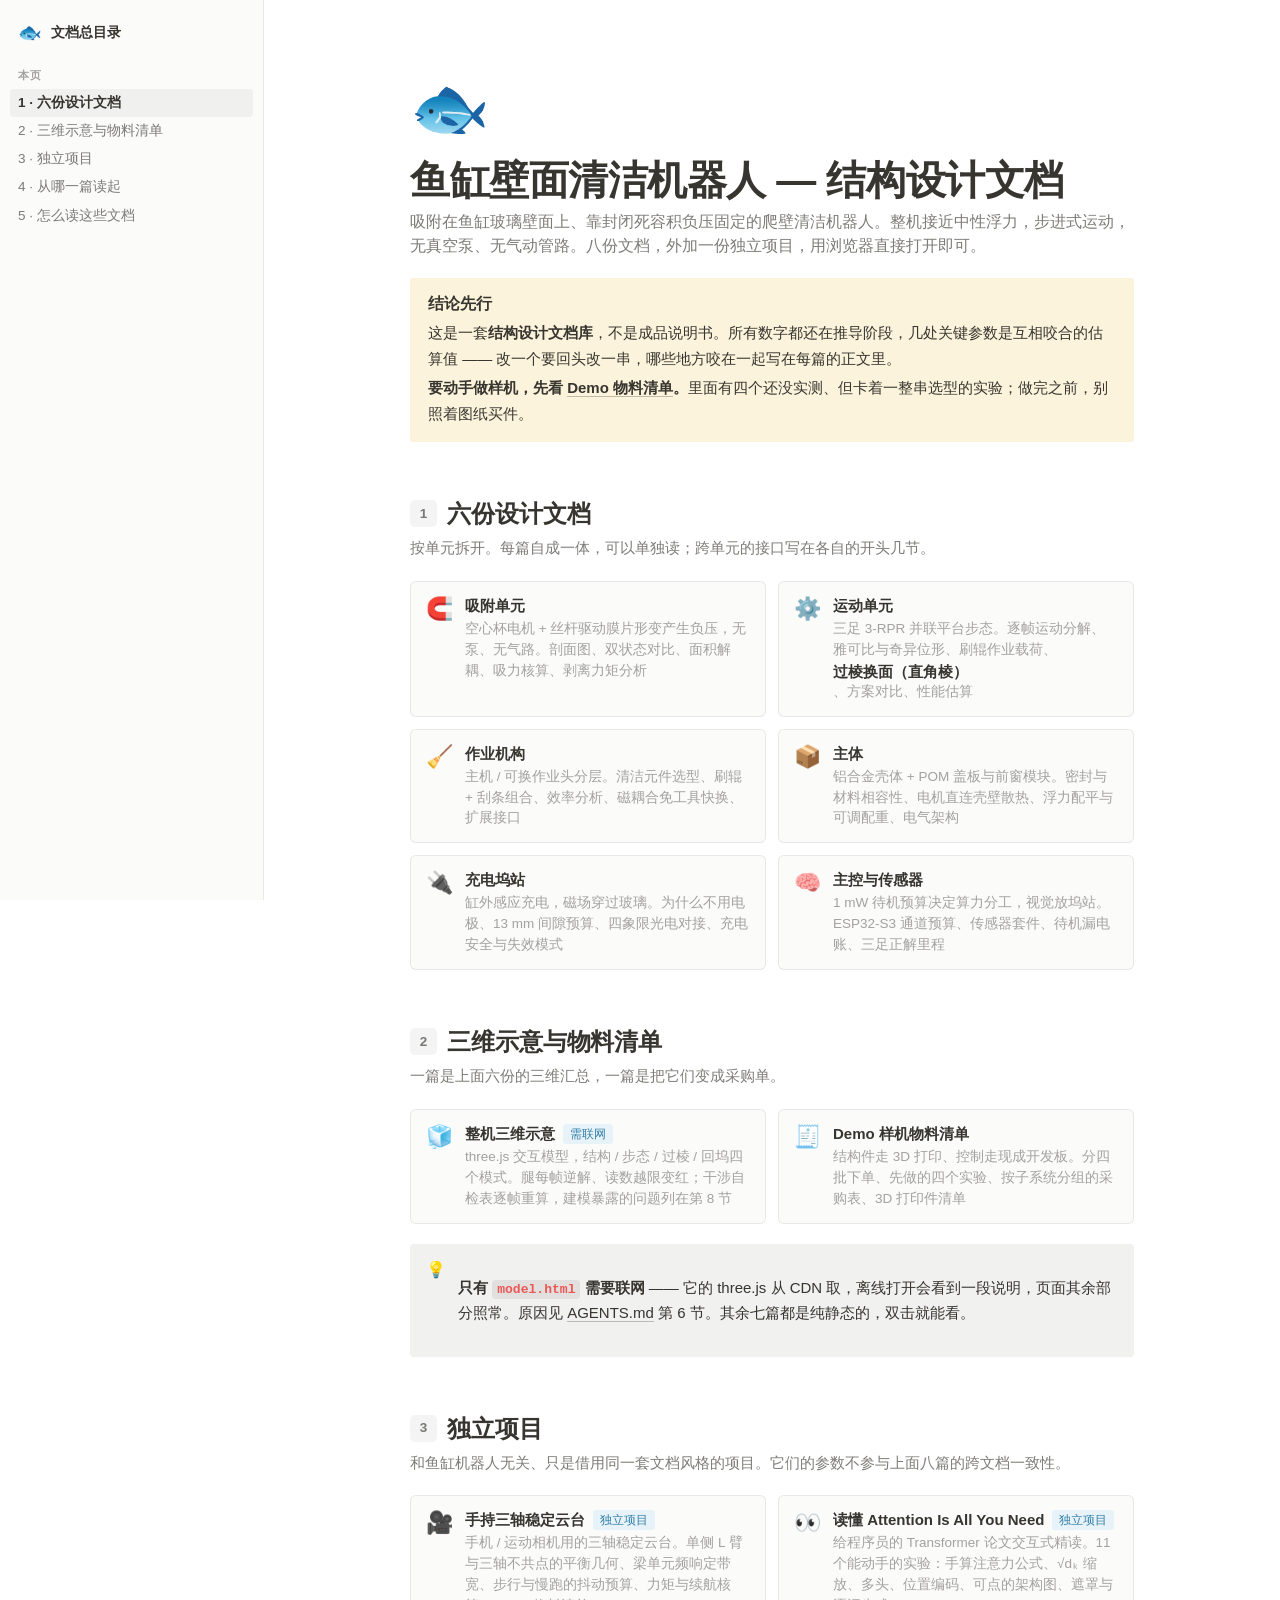
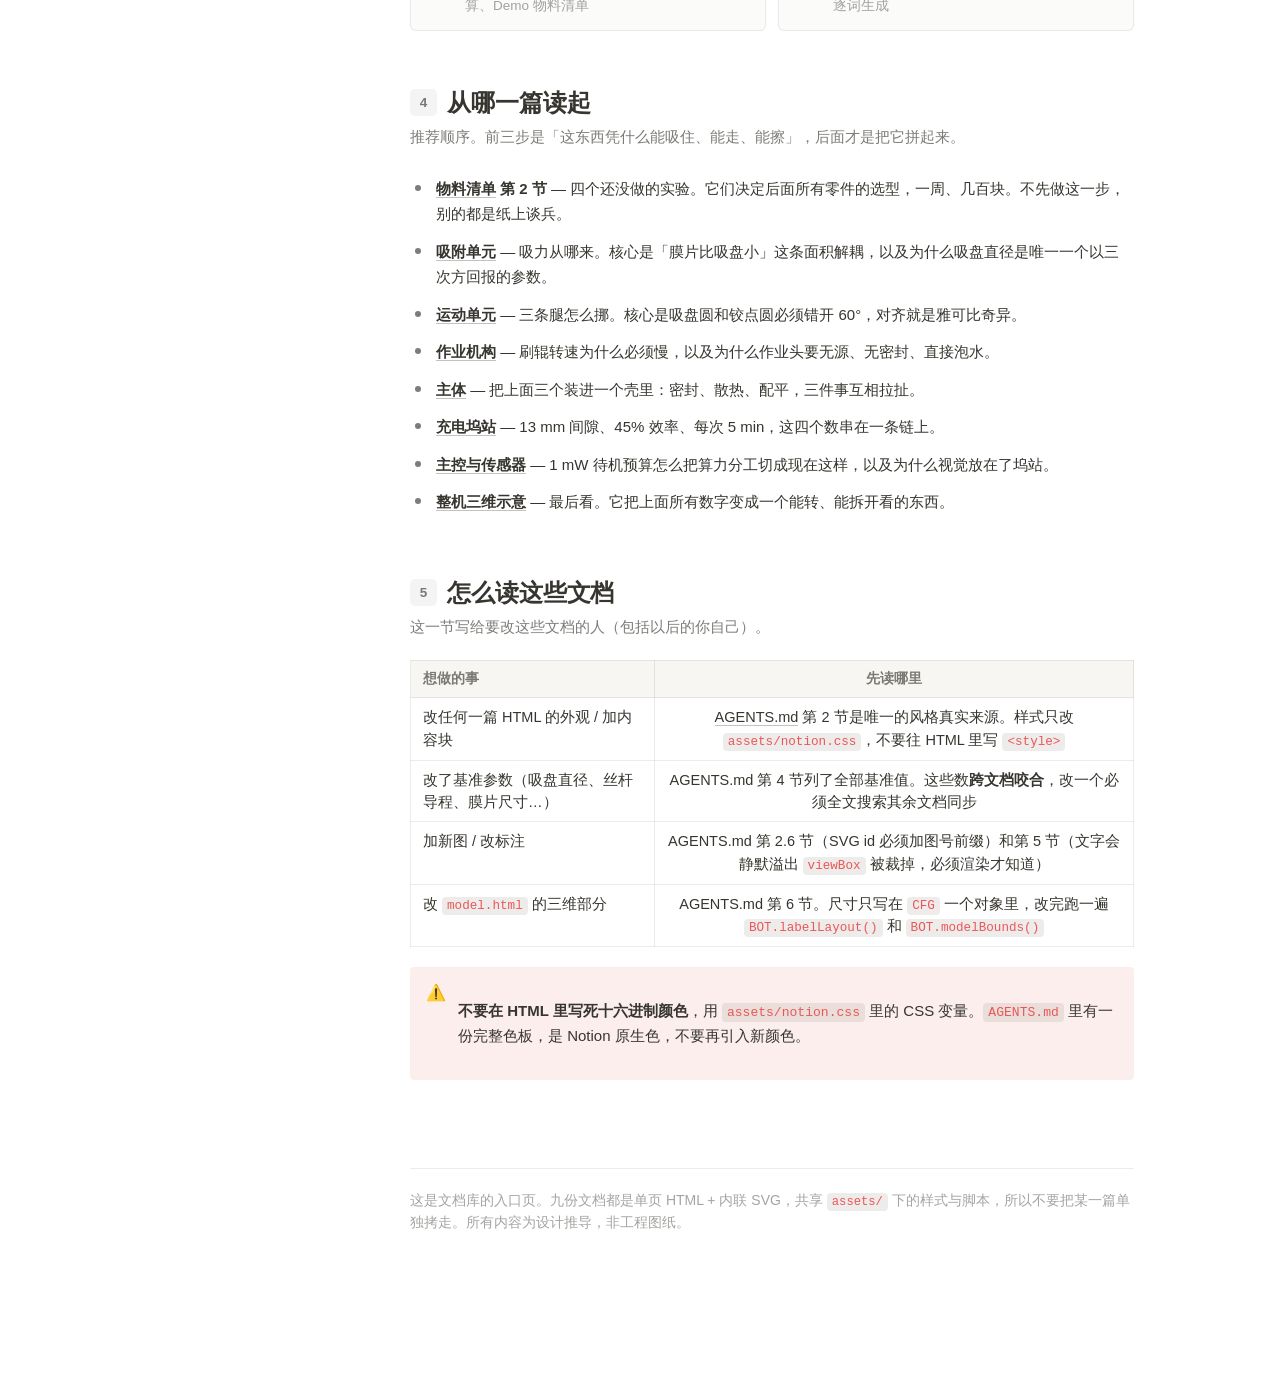
<file: index.html>
<!DOCTYPE html>
<html lang="zh-CN">
<head>
<meta charset="UTF-8">
<meta name="viewport" content="width=device-width, initial-scale=1">
<title>鱼缸壁面清洁机器人 — 结构设计文档</title>
<link rel="stylesheet" href="assets/notion.css">
</head>
<body>
<nav class="side" id="side">
  <div class="side-doc"><span class="side-icon">🐟</span><span class="side-name">文档总目录</span></div>
  <div class="side-label">本页</div>
  <ul class="side-list">
    <li><a href="#s1" title="1 · 六份设计文档">1 · 六份设计文档</a></li>
    <li><a href="#s2" title="2 · 三维示意与物料清单">2 · 三维示意与物料清单</a></li>
    <li><a href="#s3" title="3 · 独立项目">3 · 独立项目</a></li>
    <li><a href="#s4" title="4 · 从哪一篇读起">4 · 从哪一篇读起</a></li>
    <li><a href="#s5" title="5 · 怎么读这些文档">5 · 怎么读这些文档</a></li>
  </ul>
</nav>
<button class="side-btn" type="button" aria-label="目录">&#9776;</button>
<main class="page">
<div class="page-inner">

<header>
  <div class="page-icon">🐟</div>
  <h1>鱼缸壁面清洁机器人 — 结构设计文档</h1>
  <p class="sub">吸附在鱼缸玻璃壁面上、靠封闭死容积负压固定的爬壁清洁机器人。整机接近中性浮力，步进式运动，无真空泵、无气动管路。八份文档，外加一份独立项目，用浏览器直接打开即可。</p>
</header>

<div class="keybox">
  <h3>结论先行</h3>
  <p>这是一套<strong>结构设计文档库</strong>，不是成品说明书。所有数字都还在推导阶段，几处关键参数是互相咬合的估算值 —— 改一个要回头改一串，哪些地方咬在一起写在每篇的正文里。</p>
  <p><strong>要动手做样机，先看 <a href="bom.html">Demo 物料清单</a>。</strong>里面有四个还没实测、但卡着一整串选型的实验；做完之前，别照着图纸买件。</p>
</div>

<h2 id="s1"><span class="n">1</span>六份设计文档</h2>
<p class="cap">按单元拆开。每篇自成一体，可以单独读；跨单元的接口写在各自的开头几节。</p>

<ul class="doclist">
  <li><a href="suction.html">
    <span class="di">🧲</span>
    <div>
      <b>吸附单元</b>
      <p>空心杯电机 + 丝杆驱动膜片形变产生负压，无泵、无气路。剖面图、双状态对比、面积解耦、吸力核算、剥离力矩分析</p>
    </div>
  </a></li>
  <li><a href="motion.html">
    <span class="di">⚙️</span>
    <div>
      <b>运动单元</b>
      <p>三足 3-RPR 并联平台步态。逐帧运动分解、雅可比与奇异位形、刷辊作业载荷、<b>过棱换面（直角棱）</b>、方案对比、性能估算</p>
    </div>
  </a></li>
  <li><a href="work.html">
    <span class="di">🧹</span>
    <div>
      <b>作业机构</b>
      <p>主机 / 可换作业头分层。清洁元件选型、刷辊 + 刮条组合、效率分析、磁耦合免工具快换、扩展接口</p>
    </div>
  </a></li>
  <li><a href="body.html">
    <span class="di">📦</span>
    <div>
      <b>主体</b>
      <p>铝合金壳体 + POM 盖板与前窗模块。密封与材料相容性、电机直连壳壁散热、浮力配平与可调配重、电气架构</p>
    </div>
  </a></li>
  <li><a href="dock.html">
    <span class="di">🔌</span>
    <div>
      <b>充电坞站</b>
      <p>缸外感应充电，磁场穿过玻璃。为什么不用电极、13 mm 间隙预算、四象限光电对接、充电安全与失效模式</p>
    </div>
  </a></li>
  <li><a href="ctrl.html">
    <span class="di">🧠</span>
    <div>
      <b>主控与传感器</b>
      <p>1 mW 待机预算决定算力分工，视觉放坞站。ESP32-S3 通道预算、传感器套件、待机漏电账、三足正解里程</p>
    </div>
  </a></li>
</ul>

<h2 id="s2"><span class="n">2</span>三维示意与物料清单</h2>
<p class="cap">一篇是上面六份的三维汇总，一篇是把它们变成采购单。</p>

<ul class="doclist">
  <li><a href="model.html">
    <span class="di">🧊</span>
    <div>
      <b>整机三维示意<span class="tag b">需联网</span></b>
      <p>three.js 交互模型，结构 / 步态 / 过棱 / 回坞四个模式。腿每帧逆解、读数越限变红；干涉自检表逐帧重算，建模暴露的问题列在第 8 节</p>
    </div>
  </a></li>
  <li><a href="bom.html">
    <span class="di">🧾</span>
    <div>
      <b>Demo 样机物料清单</b>
      <p>结构件走 3D 打印、控制走现成开发板。分四批下单、先做的四个实验、按子系统分组的采购表、3D 打印件清单</p>
    </div>
  </a></li>
</ul>

<div class="formula">
  <p><strong>只有 <code>model.html</code> 需要联网</strong> —— 它的 three.js 从 CDN 取，离线打开会看到一段说明，页面其余部分照常。原因见 <a href="AGENTS.md">AGENTS.md</a> 第 6 节。其余七篇都是纯静态的，双击就能看。</p>
</div>

<h2 id="s3"><span class="n">3</span>独立项目</h2>
<p class="cap">和鱼缸机器人无关、只是借用同一套文档风格的项目。它们的参数不参与上面八篇的跨文档一致性。</p>

<ul class="doclist">
  <li><a href="gimbal/gimbal.html">
    <span class="di">🎥</span>
    <div>
      <b>手持三轴稳定云台<span class="tag b">独立项目</span></b>
      <p>手机 / 运动相机用的三轴稳定云台。单侧 L 臂与三轴不共点的平衡几何、梁单元频响定带宽、步行与慢跑的抖动预算、力矩与续航核算、Demo 物料清单</p>
    </div>
  </a></li>
  <li><a href="attention/attention.html">
    <span class="di">👀</span>
    <div>
      <b>读懂 Attention Is All You Need<span class="tag b">独立项目</span></b>
      <p>给程序员的 Transformer 论文交互式精读。11 个能动手的实验：手算注意力公式、√dₖ 缩放、多头、位置编码、可点的架构图、遮罩与逐词生成</p>
    </div>
  </a></li>
</ul>

<h2 id="s4"><span class="n">4</span>从哪一篇读起</h2>
<p class="cap">推荐顺序。前三步是「这东西凭什么能吸住、能走、能擦」，后面才是把它拼起来。</p>

<ul class="pts">
  <li><strong><a href="bom.html">物料清单</a> 第 2 节</strong> — 四个还没做的实验。它们决定后面所有零件的选型，一周、几百块。不先做这一步，别的都是纸上谈兵。</li>
  <li><strong><a href="suction.html">吸附单元</a></strong> — 吸力从哪来。核心是「膜片比吸盘小」这条面积解耦，以及为什么吸盘直径是唯一一个以三次方回报的参数。</li>
  <li><strong><a href="motion.html">运动单元</a></strong> — 三条腿怎么挪。核心是吸盘圆和铰点圆必须错开 60°，对齐就是雅可比奇异。</li>
  <li><strong><a href="work.html">作业机构</a></strong> — 刷辊转速为什么必须慢，以及为什么作业头要无源、无密封、直接泡水。</li>
  <li><strong><a href="body.html">主体</a></strong> — 把上面三个装进一个壳里：密封、散热、配平，三件事互相拉扯。</li>
  <li><strong><a href="dock.html">充电坞站</a></strong> — 13 mm 间隙、45% 效率、每次 5 min，这四个数串在一条链上。</li>
  <li><strong><a href="ctrl.html">主控与传感器</a></strong> — 1 mW 待机预算怎么把算力分工切成现在这样，以及为什么视觉放在了坞站。</li>
  <li><strong><a href="model.html">整机三维示意</a></strong> — 最后看。它把上面所有数字变成一个能转、能拆开看的东西。</li>
</ul>

<h2 id="s5"><span class="n">5</span>怎么读这些文档</h2>
<p class="cap">这一节写给要改这些文档的人（包括以后的你自己）。</p>

<table>
  <thead>
    <tr><th>想做的事</th><th>先读哪里</th></tr>
  </thead>
  <tbody>
    <tr>
      <td>改任何一篇 HTML 的外观 / 加内容块</td>
      <td><a href="AGENTS.md">AGENTS.md</a> 第 2 节是唯一的风格真实来源。样式只改 <code>assets/notion.css</code>，不要往 HTML 里写 <code>&lt;style&gt;</code></td>
    </tr>
    <tr>
      <td>改了基准参数（吸盘直径、丝杆导程、膜片尺寸…）</td>
      <td>AGENTS.md 第 4 节列了全部基准值。这些数<strong>跨文档咬合</strong>，改一个必须全文搜索其余文档同步</td>
    </tr>
    <tr>
      <td>加新图 / 改标注</td>
      <td>AGENTS.md 第 2.6 节（SVG id 必须加图号前缀）和第 5 节（文字会静默溢出 <code>viewBox</code> 被裁掉，必须渲染才知道）</td>
    </tr>
    <tr>
      <td>改 <code>model.html</code> 的三维部分</td>
      <td>AGENTS.md 第 6 节。尺寸只写在 <code>CFG</code> 一个对象里，改完跑一遍 <code>BOT.labelLayout()</code> 和 <code>BOT.modelBounds()</code></td>
    </tr>
  </tbody>
</table>

<div class="formula w">
  <p><strong>不要在 HTML 里写死十六进制颜色</strong>，用 <code>assets/notion.css</code> 里的 CSS 变量。<code>AGENTS.md</code> 里有一份完整色板，是 Notion 原生色，不要再引入新颜色。</p>
</div>

<footer>这是文档库的入口页。九份文档都是单页 HTML + 内联 SVG，共享 <code>assets/</code> 下的样式与脚本，所以不要把某一篇单独拷走。所有内容为设计推导，非工程图纸。</footer>
</div>
</main>
<script src="assets/toc.js"></script>
</body>
</html>
</file>
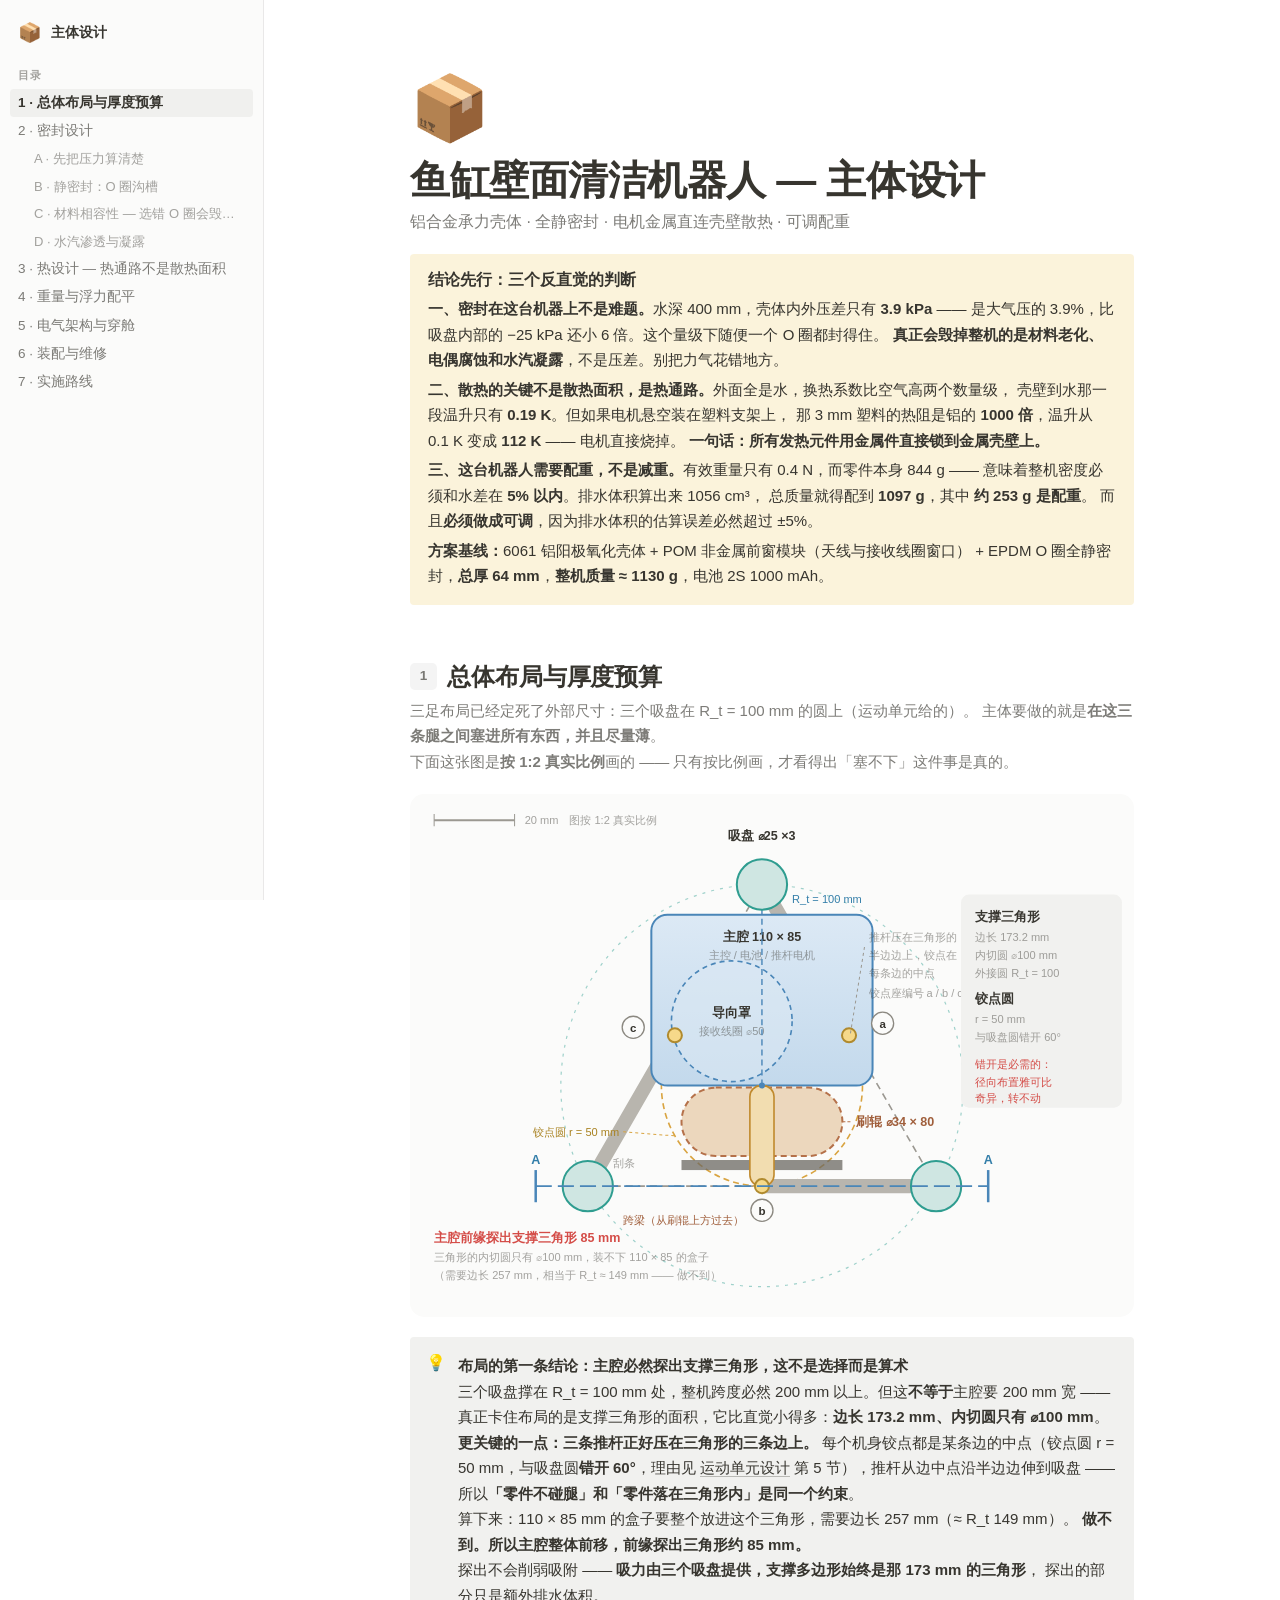
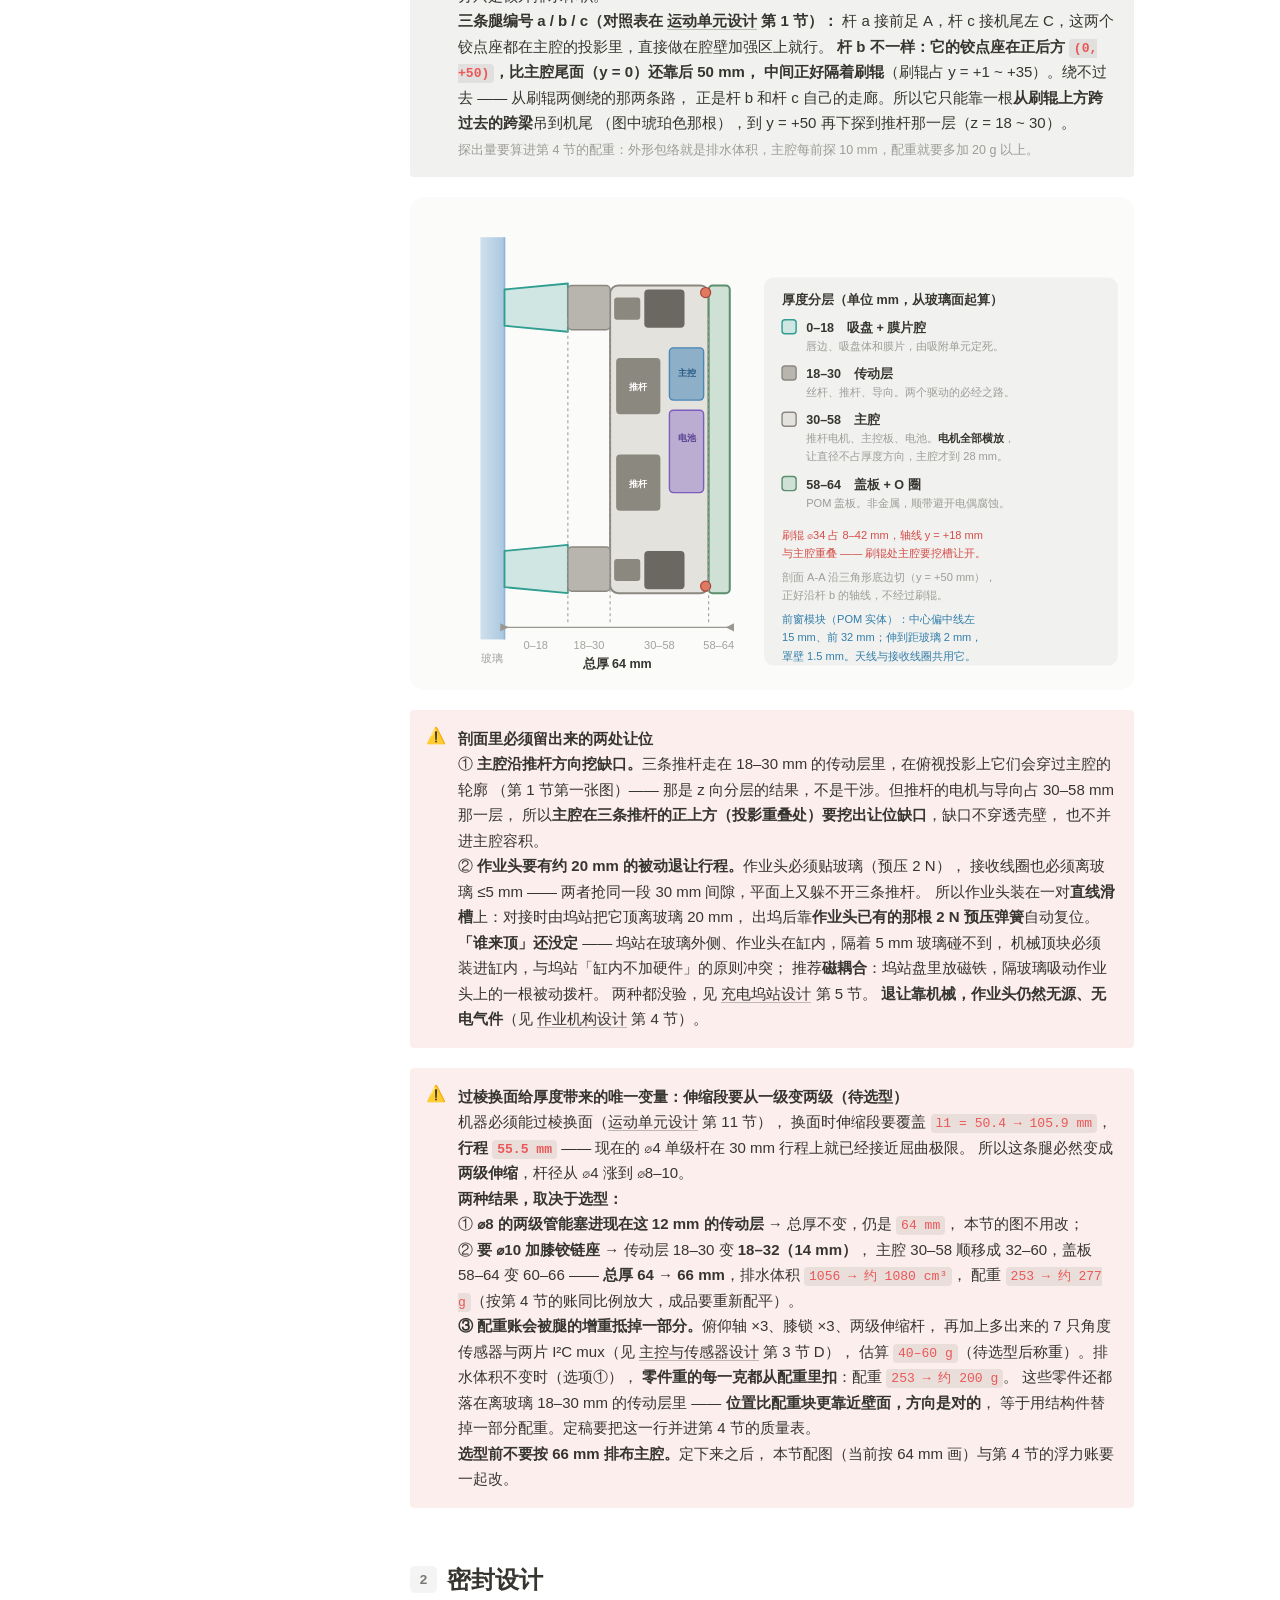
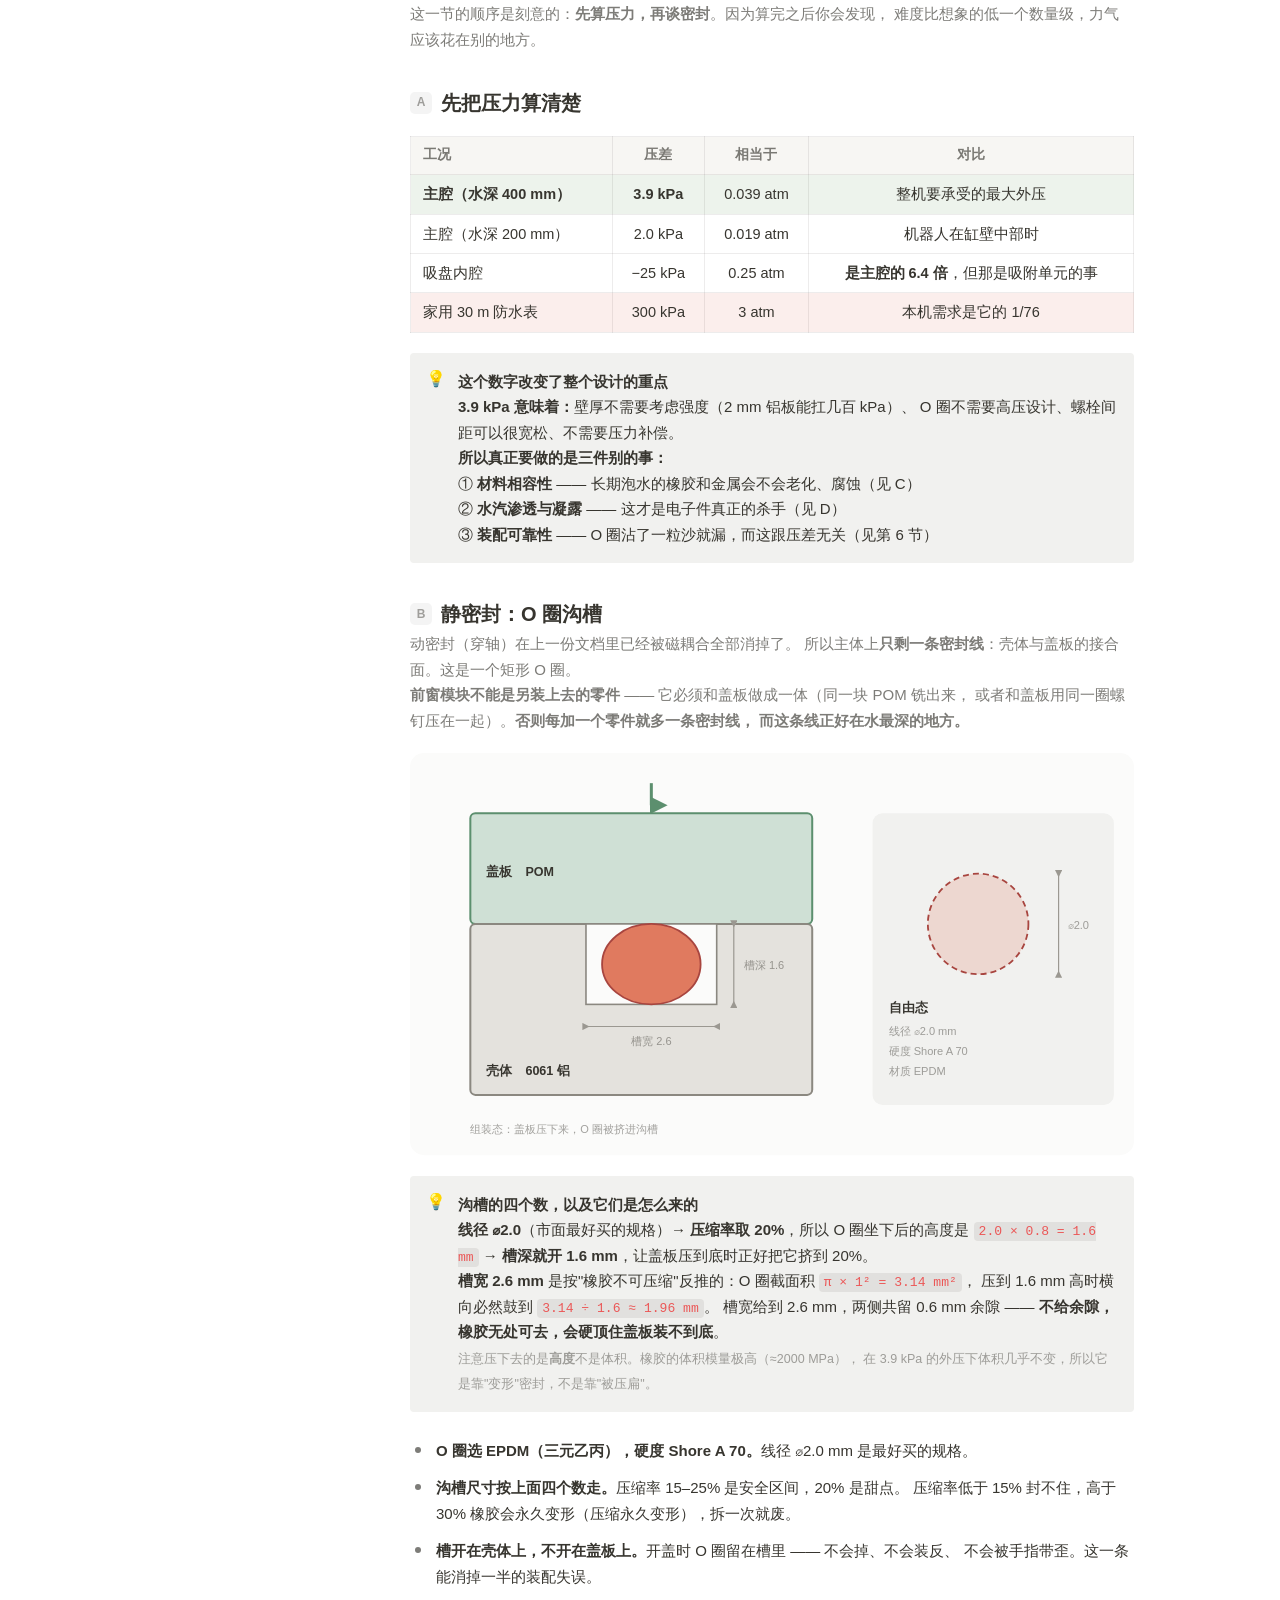
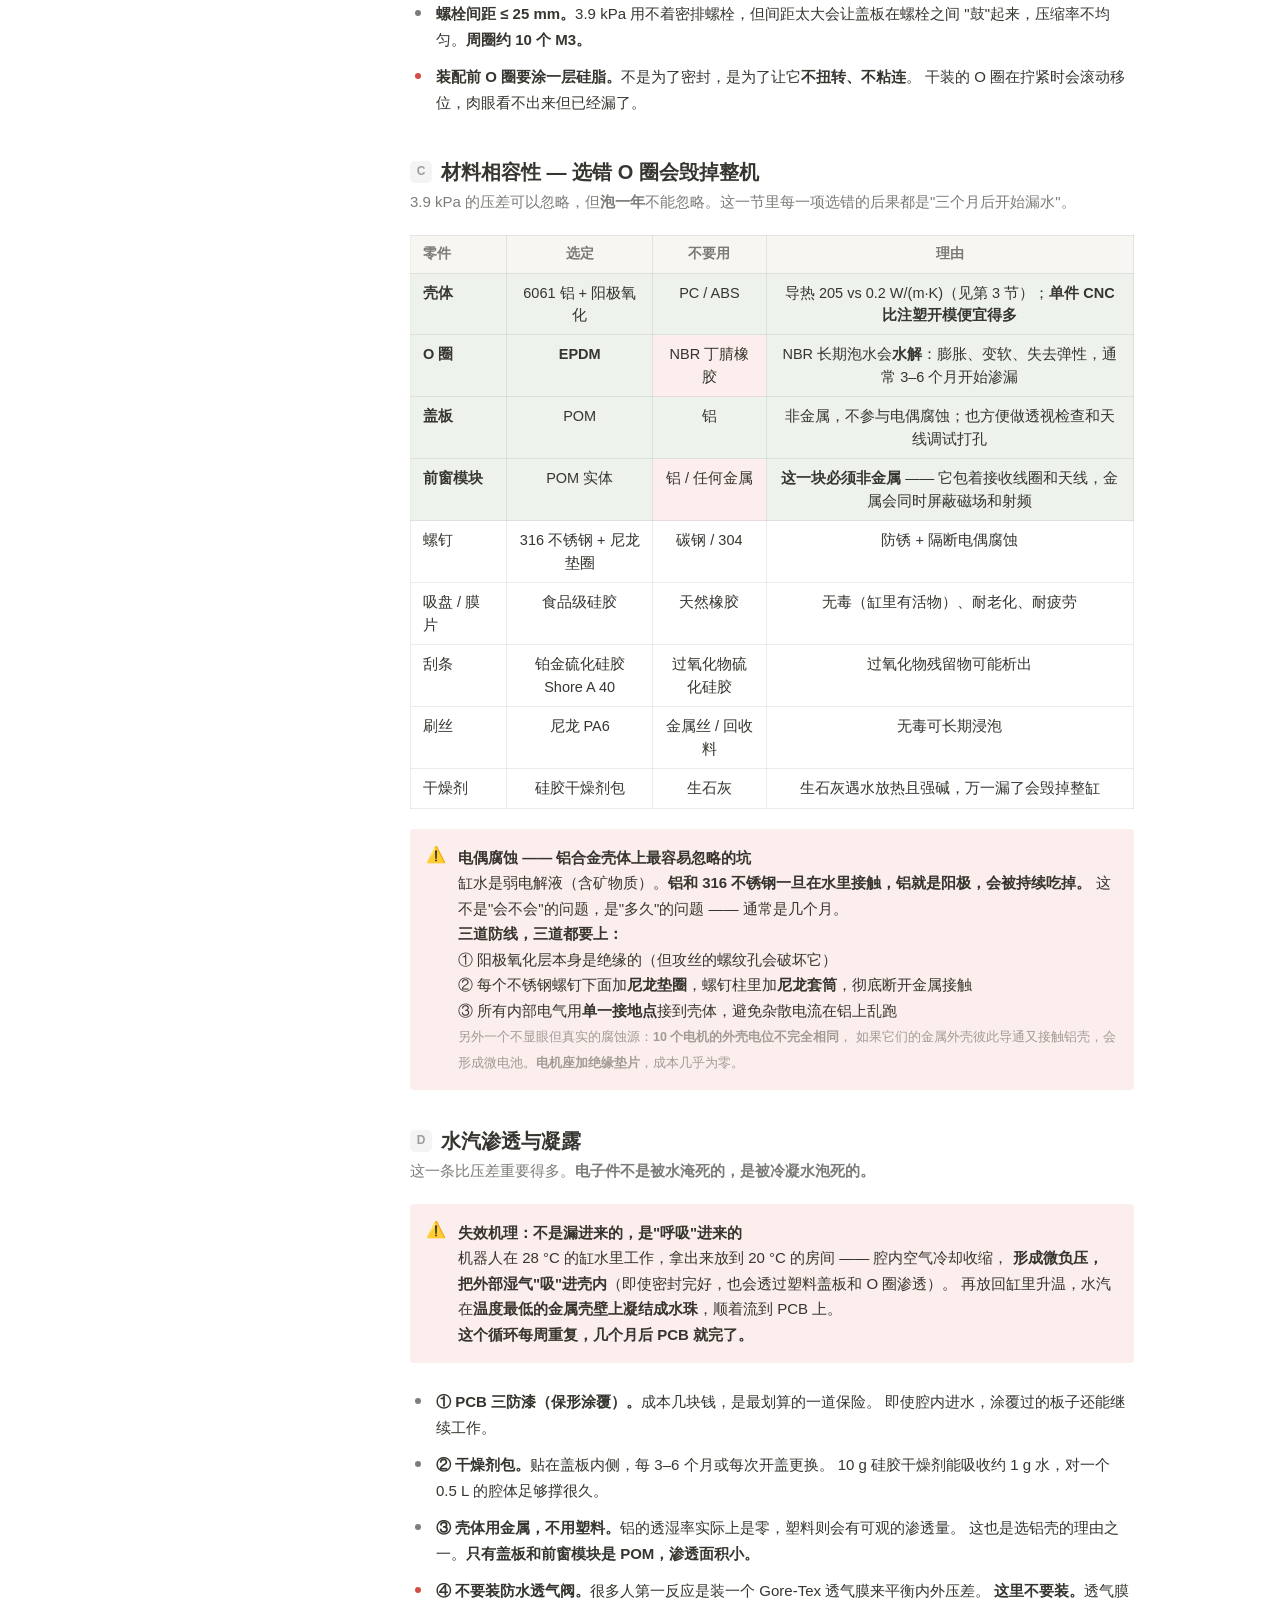
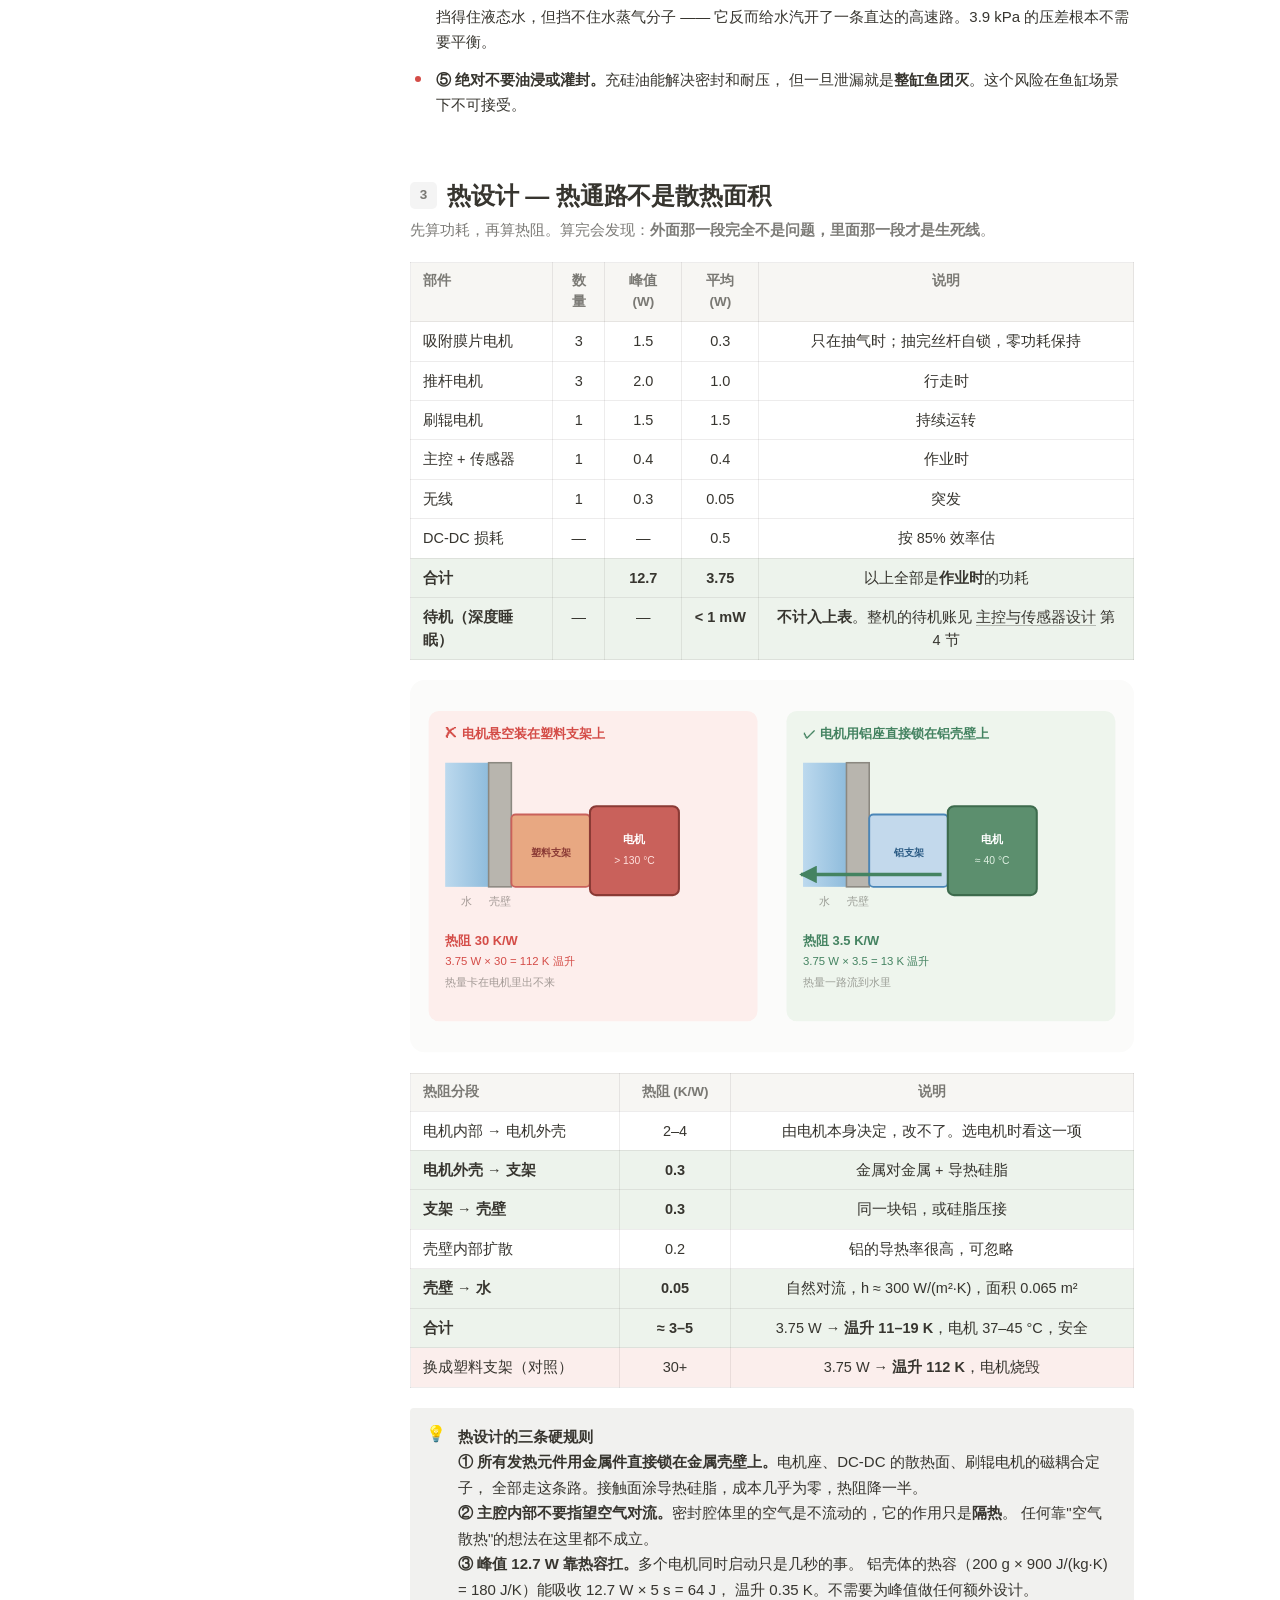
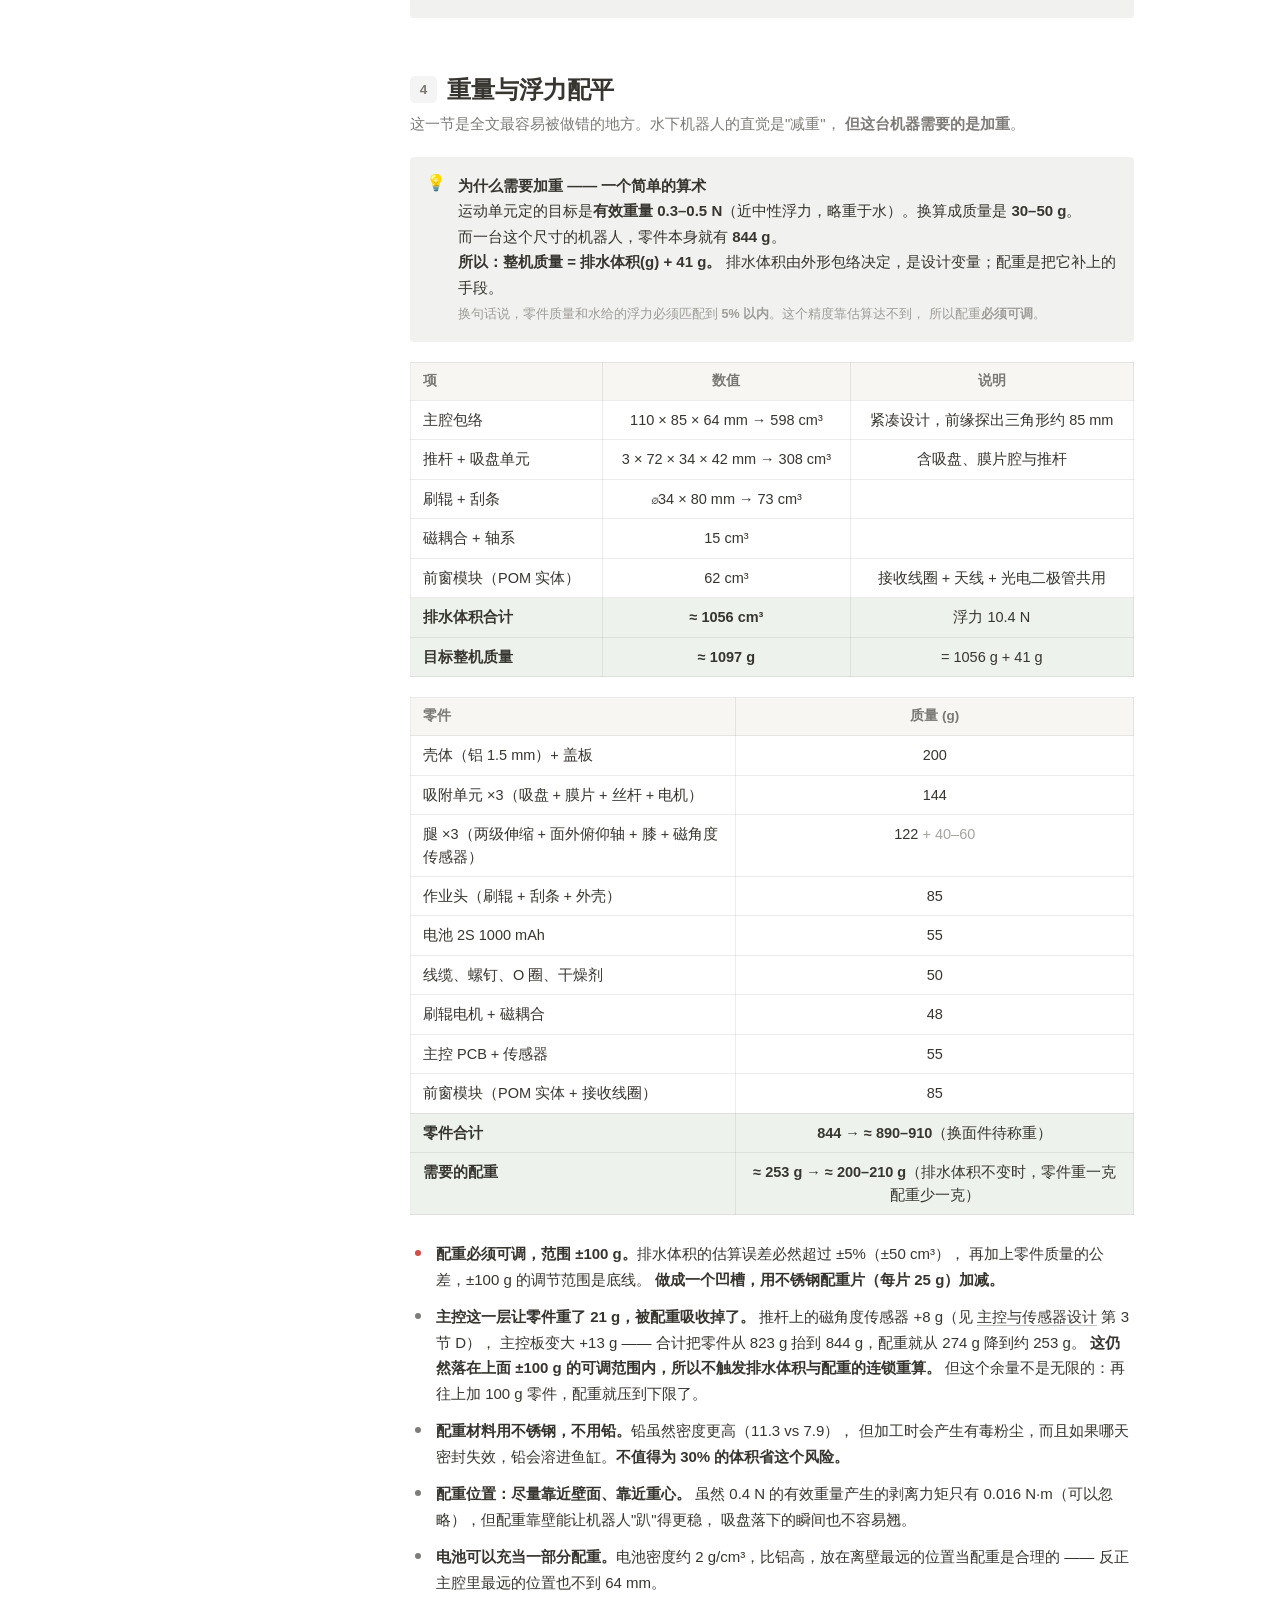
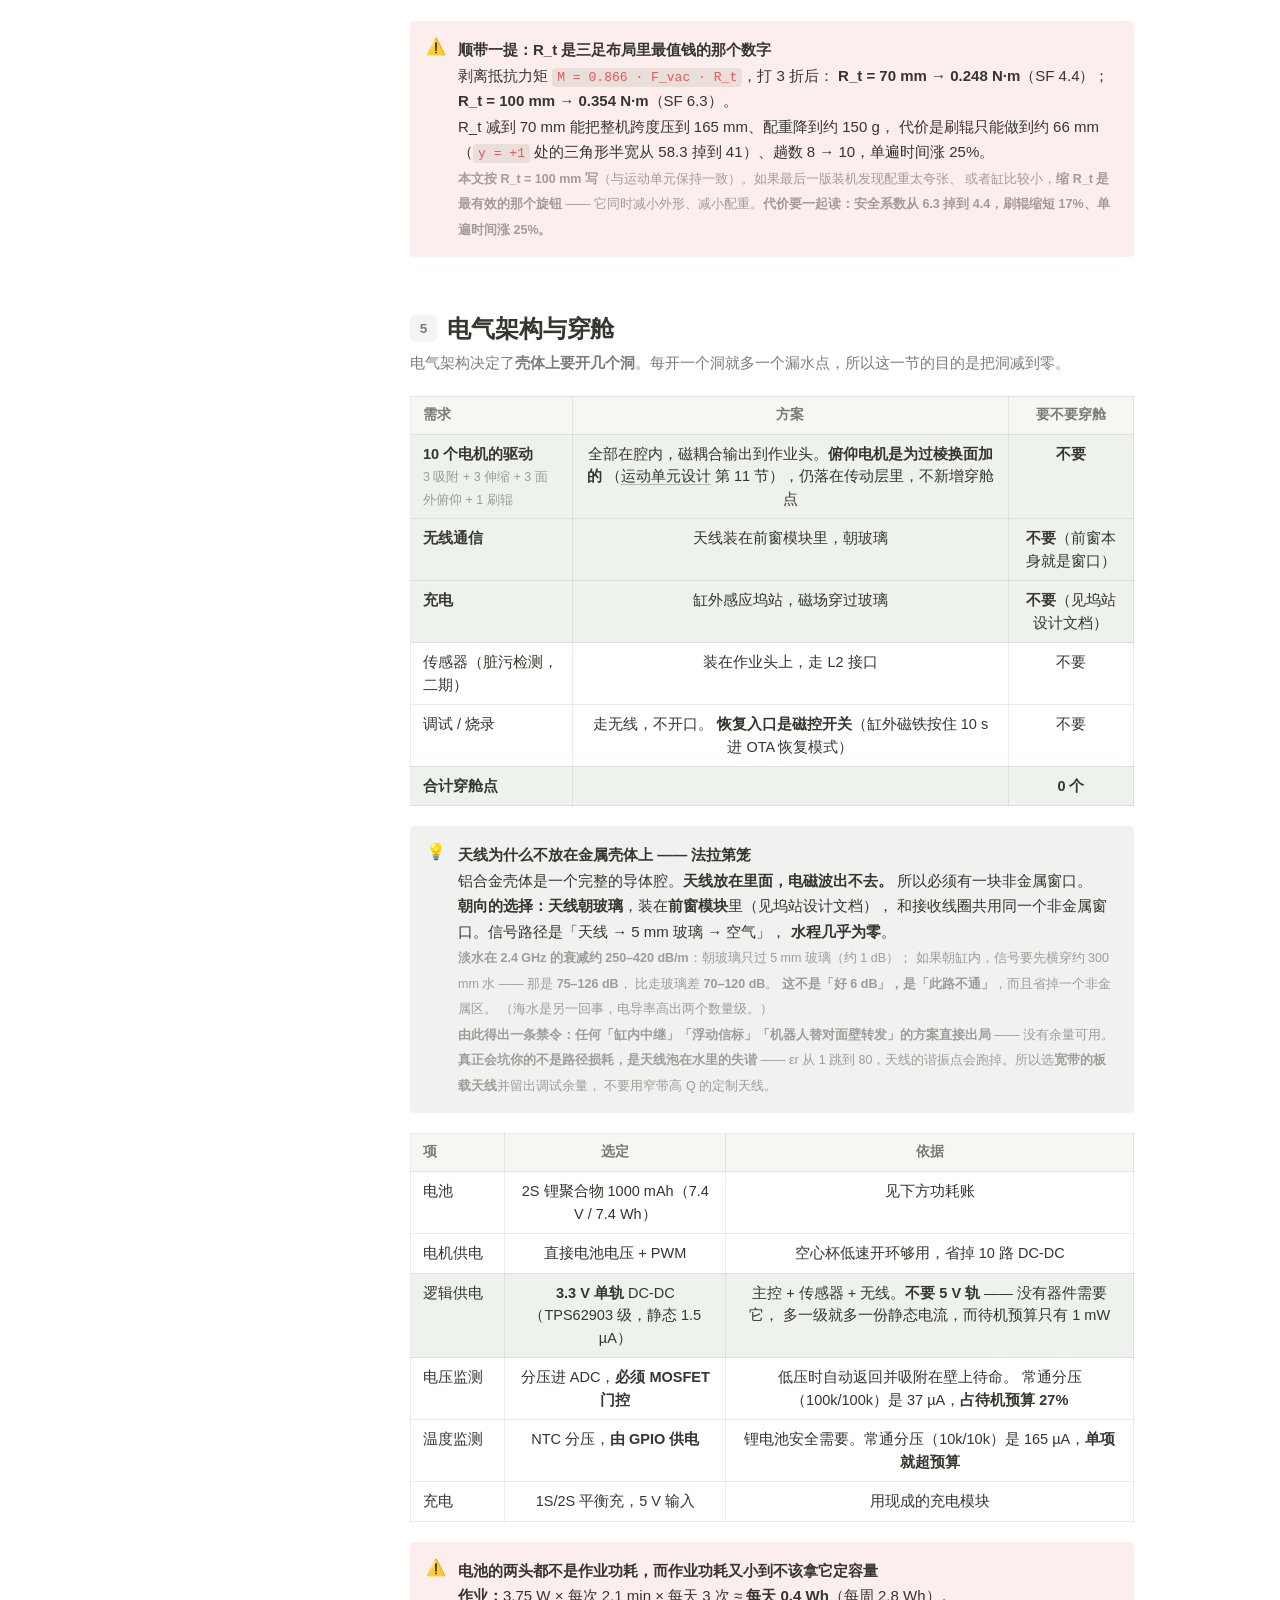
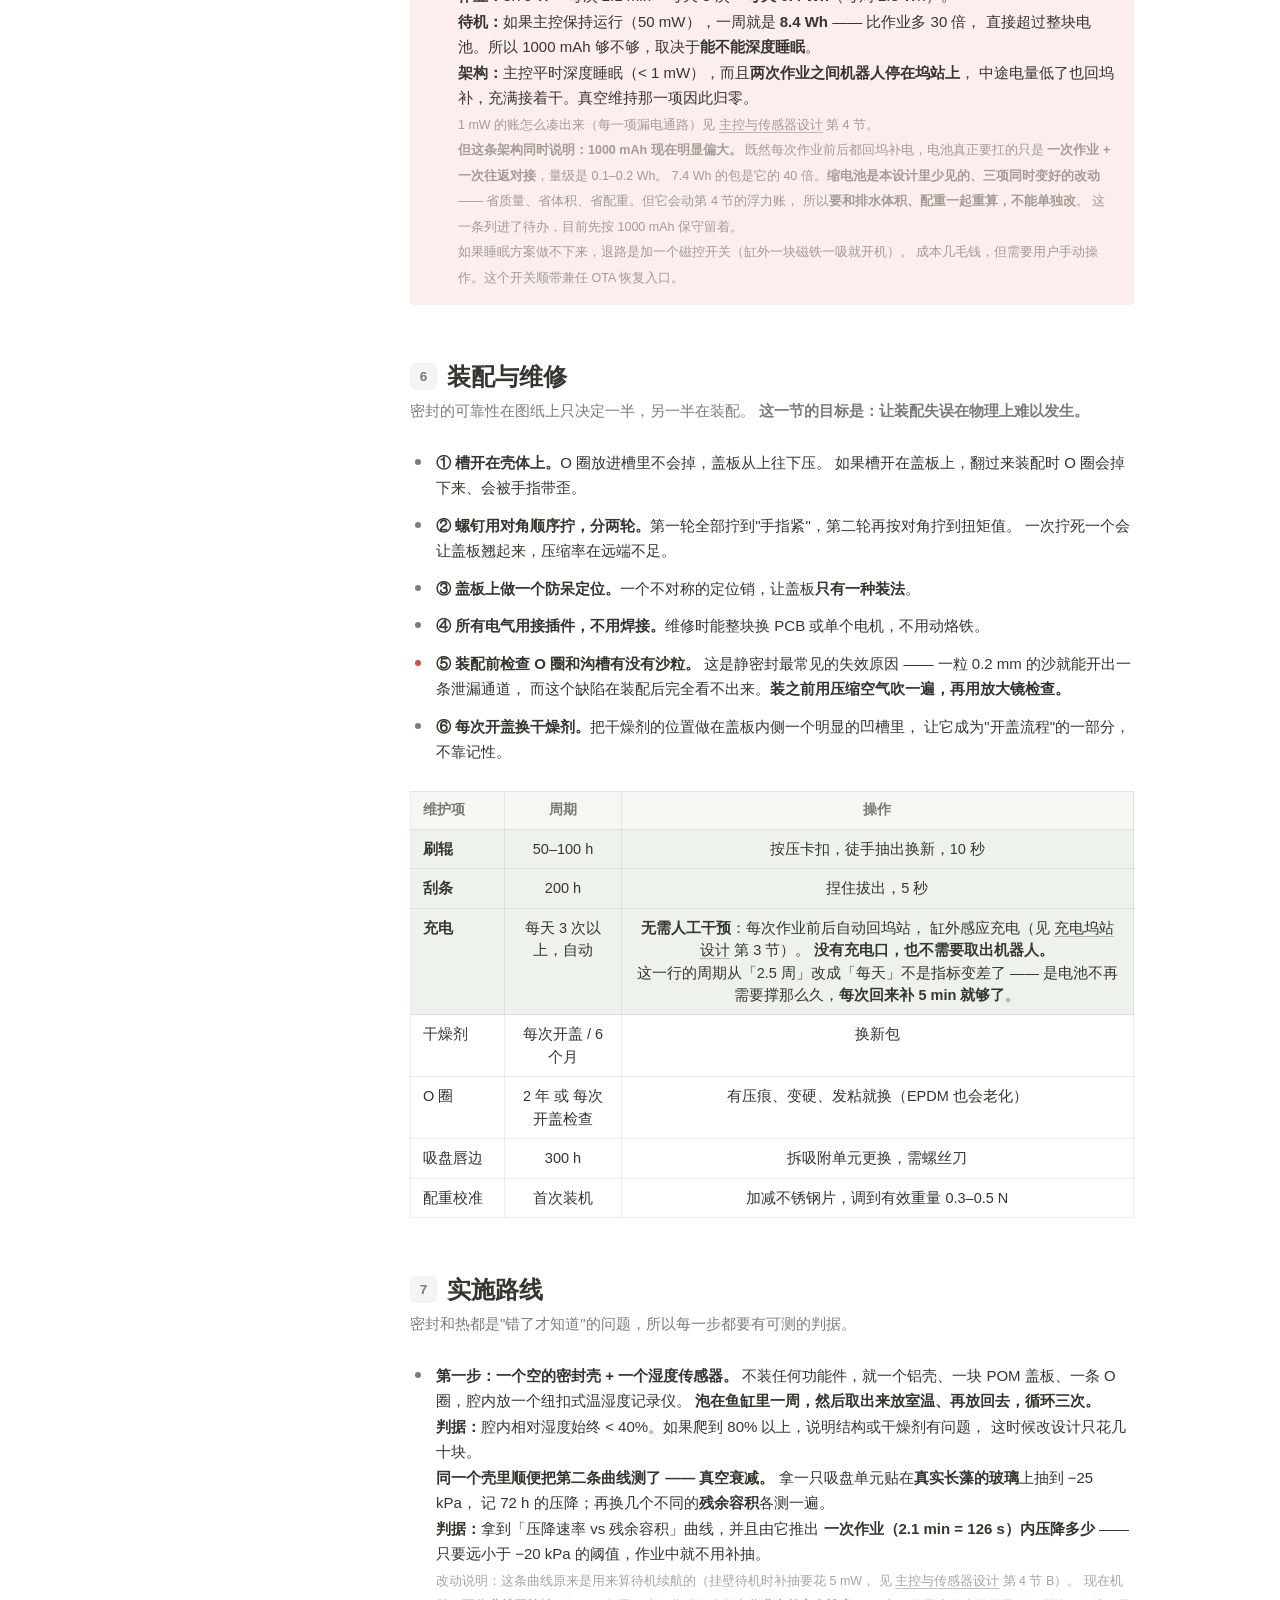
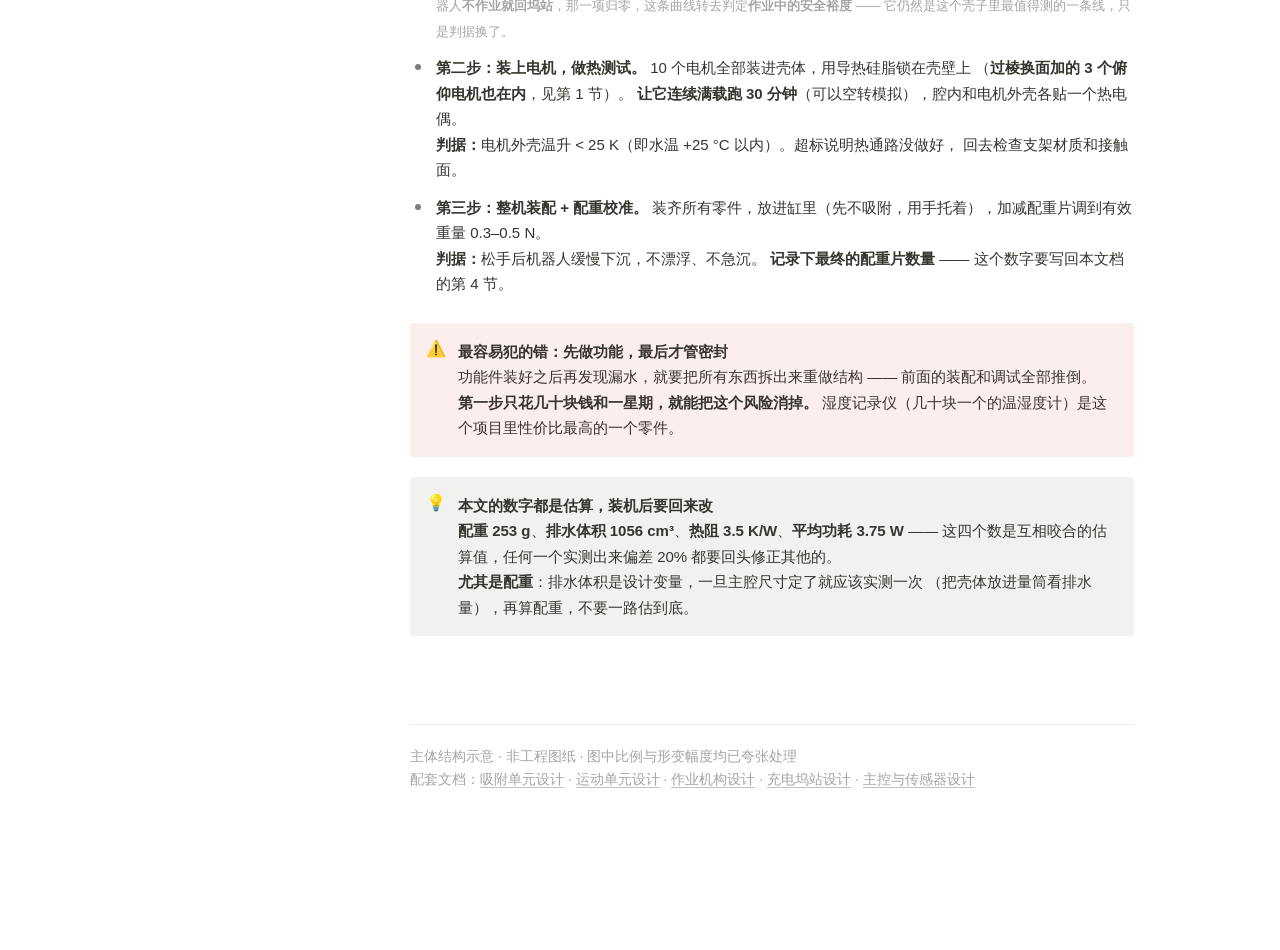
<file: body.html>
<!DOCTYPE html>
<html lang="zh-CN">
<head>
<meta charset="UTF-8">
<meta name="viewport" content="width=device-width, initial-scale=1">
<title>鱼缸壁面清洁机器人 — 主体设计</title>
<link rel="stylesheet" href="assets/notion.css">
</head>
<body>
<nav class="side" id="side">
  <div class="side-doc"><span class="side-icon">📦</span><span class="side-name">主体设计</span></div>
  <div class="side-label">目录</div>
  <ul class="side-list">
    <li><a href="#s1" title="1 · 总体布局与厚度预算">1 · 总体布局与厚度预算</a></li>
    <li><a href="#s2" title="2 · 密封设计">2 · 密封设计</a></li>
    <li class="lv2"><a href="#s2a1" title="A · 先把压力算清楚">A · 先把压力算清楚</a></li>
    <li class="lv2"><a href="#s2a2" title="B · 静密封：O 圈沟槽">B · 静密封：O 圈沟槽</a></li>
    <li class="lv2"><a href="#s2a3" title="C · 材料相容性 — 选错 O 圈会毁掉整机">C · 材料相容性 — 选错 O 圈会毁掉整机</a></li>
    <li class="lv2"><a href="#s2a4" title="D · 水汽渗透与凝露">D · 水汽渗透与凝露</a></li>
    <li><a href="#s3" title="3 · 热设计 — 热通路不是散热面积">3 · 热设计 — 热通路不是散热面积</a></li>
    <li><a href="#s4" title="4 · 重量与浮力配平">4 · 重量与浮力配平</a></li>
    <li><a href="#s5" title="5 · 电气架构与穿舱">5 · 电气架构与穿舱</a></li>
    <li><a href="#s6" title="6 · 装配与维修">6 · 装配与维修</a></li>
    <li><a href="#s7" title="7 · 实施路线">7 · 实施路线</a></li>
  </ul>
</nav>
<button class="side-btn" type="button" aria-label="目录">&#9776;</button>
<main class="page">
<div class="page-inner">

<header>
  <div class="page-icon">📦</div>
  <h1>鱼缸壁面清洁机器人 — 主体设计</h1>
  <p class="sub">铝合金承力壳体 · 全静密封 · 电机金属直连壳壁散热 · 可调配重</p>
</header>

<!-- ══════ 结论先行 ══════ -->
<div class="keybox">
  <h3>结论先行：三个反直觉的判断</h3>
  <p>
    <b>一、密封在这台机器上不是难题。</b>水深 400 mm，壳体内外压差只有 <b>3.9 kPa</b> ——
    是大气压的 3.9%，比吸盘内部的 −25 kPa 还小 6 倍。这个量级下随便一个 O 圈都封得住。
    <b>真正会毁掉整机的是材料老化、电偶腐蚀和水汽凝露</b>，不是压差。别把力气花错地方。
  </p>
  <p>
    <b>二、散热的关键不是散热面积，是热通路。</b>外面全是水，换热系数比空气高两个数量级，
    壳壁到水那一段温升只有 <b>0.19 K</b>。但如果电机悬空装在塑料支架上，
    那 3 mm 塑料的热阻是铝的 <b>1000 倍</b>，温升从 0.1 K 变成 <b>112 K</b> —— 电机直接烧掉。
    <b>一句话：所有发热元件用金属件直接锁到金属壳壁上。</b>
  </p>
  <p>
    <b>三、这台机器人需要配重，不是减重。</b>有效重量只有 0.4 N，而零件本身 844 g ——
    意味着整机密度必须和水差在 <b>5% 以内</b>。排水体积算出来 1056 cm³，
    总质量就得配到 <b>1097 g</b>，其中 <b>约 253 g 是配重</b>。
    而且<b>必须做成可调</b>，因为排水体积的估算误差必然超过 ±5%。
  </p>
  <p>
    <b>方案基线：</b>6061 铝阳极氧化壳体 + POM 非金属前窗模块（天线与接收线圈窗口）
    + EPDM O 圈全静密封，<b>总厚 64 mm</b>，<b>整机质量 ≈ 1130 g</b>，电池 2S 1000 mAh。
  </p>
</div>

<!-- ══════ 1 总体布局 ══════ -->
<div class="card">
  <h2 id="s1"><span class="n">1</span>总体布局与厚度预算</h2>
  <p class="cap">
    三足布局已经定死了外部尺寸：三个吸盘在 R_t = 100 mm 的圆上（运动单元给的）。
    主体要做的就是<b>在这三条腿之间塞进所有东西，并且尽量薄</b>。
    <br>下面这张图是<b>按 1:2 真实比例</b>画的 —— 只有按比例画，才看得出「塞不下」这件事是真的。
  </p>

  <svg viewBox="0 0 720 520" role="img" aria-label="主体俯视布局，真实比例" style="width:100%;height:auto">
    <defs>
      <linearGradient id="b1Cav" x1="0" y1="0" x2="0" y2="1">
        <stop offset="0" stop-color="#dce9f5"/><stop offset="1" stop-color="#c3d9ec"/>
      </linearGradient>
    </defs>
    <rect width="720" height="520" rx="14" fill="#fbfbfa"/>

    <!-- 比例尺 -->
    <g stroke="#9b9891" stroke-width="1">
      <line x1="24" y1="26" x2="104" y2="26" stroke-width="2"/>
      <line x1="24" y1="20" x2="24" y2="32"/><line x1="104" y1="20" x2="104" y2="32"/>
    </g>
    <text x="114" y="30" class="s-sub">20 mm　图按 1:2 真实比例</text>

    <!-- 吸盘圆 R_t = 100 -->
    <circle cx="350" cy="290" r="200" fill="none" stroke="#2f9d90"
            stroke-width="1.2" stroke-dasharray="3 6" opacity=".45"/>
    <!-- 支撑三角形 -->
    <polygon points="350,90 523.2,390 176.8,390" fill="none" stroke="#9b9891"
             stroke-width="1.6" stroke-dasharray="7 5"/>
    <!-- 铰点圆 r = 50 -->
    <circle cx="350" cy="290" r="100" fill="none" stroke="#d9a441"
            stroke-width="1.6" stroke-dasharray="6 4"/>

    <!-- 三条推杆：正好压在三角形的三条半边边上，铰点是边的中点 -->
    <g stroke="#b8b5ae" stroke-width="14" stroke-linecap="round">
      <line x1="350" y1="90" x2="436.6" y2="240"/>
      <line x1="350" y1="390" x2="523.2" y2="390"/>
      <line x1="263.4" y1="240" x2="176.8" y2="390"/>
    </g>

    <!-- 主腔：为躲开刷辊整体前移，前缘探出三角形 -->
    <rect x="240" y="120" width="220" height="170" rx="16" fill="url(#b1Cav)"
          stroke="#4a86b8" stroke-width="2"/>
    <text x="350" y="146" text-anchor="middle" class="s-lbl">主腔 110 × 85</text>
    <text x="350" y="164" text-anchor="middle" class="s-sub">主控 / 电池 / 推杆电机</text>

    <!-- 刷辊：退到重心之后 y = +18 -->
    <rect x="270" y="292" width="160" height="68" rx="34" fill="#e0bb8c"
          fill-opacity=".55" stroke="#b5714a" stroke-width="2" stroke-dasharray="6 4"/>
    <!-- 刮条：刷辊之后 y = +38 -->
    <rect x="270" y="364" width="160" height="10" fill="#6b6862" fill-opacity=".75"/>

    <!-- 跨梁：吊住铰点座 b（0, +50）。中间隔着刷辊，只能从刷辊上方过去 -->
    <rect x="338" y="290" width="24" height="100" rx="11" fill="#f2ddb0"
          stroke="#c08a2e" stroke-width="1.6"/>
    <text x="332" y="428" text-anchor="end" class="s-sub" style="fill:#a05f3c">跨梁（从刷辊上方过去）</text>

    <!-- 导向罩 / 接收线圈：偏中线左 15 mm -->
    <circle cx="320" cy="226" r="60" fill="#dce9f5" fill-opacity=".55"
            stroke="#4a86b8" stroke-width="1.6" stroke-dasharray="5 4"/>
    <text x="320" y="222" text-anchor="middle" class="s-lbl">导向罩</text>
    <text x="320" y="240" text-anchor="middle" class="s-sub">接收线圈 ∅50</text>

    <!-- R_t 半径线 -->
    <line x1="350" y1="290" x2="350" y2="90" stroke="#4a86b8" stroke-width="1.4" stroke-dasharray="6 4"/>
    <circle cx="350" cy="290" r="3" fill="#4a86b8"/>
    <text x="380" y="108" class="s-sub" style="fill:var(--blue-fg)">R_t = 100 mm</text>

    <!-- 铰点圆半径线（leader） -->
    <line x1="212" y1="336" x2="263.4" y2="340" stroke="#d9a441" stroke-width="1" stroke-dasharray="3 3"/>
    <text x="208" y="340" text-anchor="end" class="s-sub" style="fill:#a8811f">铰点圆 r = 50 mm</text>

    <!-- 吸盘 -->
    <g fill="#cfe6e2" stroke="#2f9d90" stroke-width="2">
      <circle cx="350" cy="90" r="25"/>
      <circle cx="523.2" cy="390" r="25"/>
      <circle cx="176.8" cy="390" r="25"/>
    </g>
    <text x="350" y="46" text-anchor="middle" class="s-lbl">吸盘 ∅25 ×3</text>

    <!-- 铰点 -->
    <g fill="#f6d98a" stroke="#b08a2e" stroke-width="2">
      <circle cx="436.6" cy="240" r="7"/>
      <circle cx="350" cy="390" r="7"/>
      <circle cx="263.4" cy="240" r="7"/>
    </g>

    <!-- 连接点编号：与 motion.html 第 1 节同一套（a 前足 / b 机尾右 / c 机尾左） -->
    <g font-size="11.5" font-weight="700" text-anchor="middle">
      <circle cx="470" cy="228" r="11" fill="#fbfbfa" stroke="#8b8880" stroke-width="1.3"/><text x="470" y="232.5" fill="#37352f">a</text>
      <circle cx="350" cy="414" r="11" fill="#fbfbfa" stroke="#8b8880" stroke-width="1.3"/><text x="350" y="418.5" fill="#37352f">b</text>
      <circle cx="222" cy="232" r="11" fill="#fbfbfa" stroke="#8b8880" stroke-width="1.3"/><text x="222" y="236.5" fill="#37352f">c</text>
    </g>

    <!-- 刷辊 / 刮条标注 -->
    <line x1="430" y1="326" x2="440" y2="326" stroke="#b5714a" stroke-width="1" stroke-dasharray="3 2"/>
    <text x="444" y="330" class="s-lbl" style="fill:#a05f3c">刷辊 ∅34 × 80</text>
    <text x="224" y="371" text-anchor="end" class="s-sub">刮条</text>

    <!-- 推杆标注 -->
    <line x1="438" y1="238" x2="452" y2="152" stroke="#9b9891" stroke-width="1" stroke-dasharray="3 3"/>
    <text x="456" y="146" class="s-sub">推杆压在三角形的</text>
    <text x="456" y="164" class="s-sub">半边边上，铰点在</text>
    <text x="456" y="182" class="s-sub">每条边的中点</text>
    <text x="456" y="202" class="s-sub">铰点座编号 a / b / c</text>

    <!-- 剖切符号 A-A：沿三角形底边 -->
    <line x1="125" y1="390" x2="575" y2="390" stroke="#4a86b8" stroke-width="1.8" stroke-dasharray="16 6"/>
    <g stroke="#4a86b8" stroke-width="2.5">
      <line x1="125" y1="374" x2="125" y2="406"/>
      <line x1="575" y1="374" x2="575" y2="406"/>
    </g>
    <text x="125" y="368" text-anchor="middle" class="s-lbl" style="fill:var(--blue-fg)">A</text>
    <text x="575" y="368" text-anchor="middle" class="s-lbl" style="fill:var(--blue-fg)">A</text>

    <!-- 右下角几何信息 -->
    <rect x="548" y="100" width="160" height="212" rx="8" fill="#f1f1ef"/>
    <text x="562" y="126" class="s-lbl">支撑三角形</text>
    <text x="562" y="146" class="s-sub">边长 173.2 mm</text>
    <text x="562" y="164" class="s-sub">内切圆 ∅100 mm</text>
    <text x="562" y="182" class="s-sub">外接圆 R_t = 100</text>
    <text x="562" y="208" class="s-lbl">铰点圆</text>
    <text x="562" y="228" class="s-sub">r = 50 mm</text>
    <text x="562" y="246" class="s-sub">与吸盘圆错开 60°</text>
    <text x="562" y="272" class="s-sub" style="fill:var(--red-fg)">错开是必需的：</text>
    <text x="562" y="290" class="s-sub" style="fill:var(--red-fg)">径向布置雅可比</text>
    <text x="562" y="306" class="s-sub" style="fill:var(--red-fg)">奇异，转不动</text>

    <!-- 结论 -->
    <text x="24" y="446" class="s-lbl" style="fill:var(--red-fg)">主腔前缘探出支撑三角形 85 mm</text>
    <text x="24" y="464" class="s-sub">三角形的内切圆只有 ∅100 mm，装不下 110 × 85 的盒子</text>
    <text x="24" y="482" class="s-sub">（需要边长 257 mm，相当于 R_t ≈ 149 mm —— 做不到）</text>
  </svg>

  <div class="formula">
    <b>布局的第一条结论：主腔必然探出支撑三角形，这不是选择而是算术</b><br>
    三个吸盘撑在 R_t = 100 mm 处，整机跨度必然 200 mm 以上。但这<b>不等于</b>主腔要 200 mm 宽 ——
    真正卡住布局的是支撑三角形的面积，它比直觉小得多：<b>边长 173.2 mm、内切圆只有 ∅100 mm</b>。
    <br><b>更关键的一点：三条推杆正好压在三角形的三条边上。</b>
    每个机身铰点都是某条边的中点（铰点圆 r = 50 mm，与吸盘圆<b>错开 60°</b>，理由见
    <a href="motion.html">运动单元设计</a> 第 5 节），推杆从边中点沿半边边伸到吸盘 ——
    所以<b>「零件不碰腿」和「零件落在三角形内」是同一个约束</b>。<br>
    算下来：110 × 85 mm 的盒子要整个放进这个三角形，需要边长 257 mm（≈ R_t 149 mm）。
    <b>做不到。所以主腔整体前移，前缘探出三角形约 85 mm。</b><br>
    探出不会削弱吸附 —— <b>吸力由三个吸盘提供，支撑多边形始终是那 173 mm 的三角形</b>，
    探出的部分只是额外排水体积。<br>
    <b>三条腿编号 a / b / c（对照表在 <a href="motion.html">运动单元设计</a> 第 1 节）：</b>
    杆 a 接前足 A，杆 c 接机尾左 C，这两个铰点座都在主腔的投影里，直接做在腔壁加强区上就行。
    <b>杆 b 不一样：它的铰点座在正后方 <code>(0, +50)</code>，比主腔尾面（y = 0）还靠后 50 mm，
    中间正好隔着刷辊</b>（刷辊占 y = +1 ~ +35）。绕不过去 —— 从刷辊两侧绕的那两条路，
    正是杆 b 和杆 c 自己的走廊。所以它只能靠一根<b>从刷辊上方跨过去的跨梁</b>吊到机尾
    （图中琥珀色那根），到 y = +50 再下探到推杆那一层（z = 18 ~ 30）。<br>
    <span style="color:var(--ink-3);font-size:12.5px">
    探出量要算进第 4 节的配重：外形包络就是排水体积，主腔每前探 10 mm，配重就要多加 20 g 以上。</span>
  </div>

  <svg viewBox="0 0 720 490" role="img" aria-label="沿剖切线 A-A 的主体剖面" style="width:100%;height:auto">
    <defs>
      <linearGradient id="b2Glass" x1="0" y1="0" x2="1" y2="0">
        <stop offset="0" stop-color="#cfe0ee"/><stop offset="1" stop-color="#aac7de"/>
      </linearGradient>
      <marker id="b2Dim" viewBox="0 0 10 10" refX="5" refY="5" markerWidth="6" markerHeight="6" orient="auto">
        <path d="M0,5 L10,0 L10,10 z" fill="#9b9891"/>
      </marker>
      <marker id="b2DimS" viewBox="0 0 10 10" refX="5" refY="5" markerWidth="6" markerHeight="6" orient="auto">
        <path d="M10,5 L0,0 L0,10 z" fill="#9b9891"/>
      </marker>
    </defs>
    <rect width="720" height="490" rx="14" fill="#fbfbfa"/>

    <!-- 玻璃 -->
    <rect x="70" y="40" width="24" height="400" fill="url(#b2Glass)"/>
    <line x1="94" y1="40" x2="94" y2="440" stroke="#8fb4d6" stroke-width="1.6"/>
    <text x="82" y="462" text-anchor="middle" class="s-sub">玻璃</text>

    <!-- 主腔壳体 -->
    <rect x="199" y="88" width="98" height="306" rx="8" fill="#e4e2dd" stroke="#8b8880" stroke-width="2"/>
    <!-- 盖板（POM，非金属） -->
    <rect x="297" y="88" width="21" height="306" rx="4" fill="#cfe0d5" stroke="#5c8f6e" stroke-width="2"/>
    <!-- O 圈 -->
    <circle cx="294" cy="95" r="5" fill="#e07a5f" stroke="#a8453f" stroke-width="1.2"/>
    <circle cx="294" cy="387" r="5" fill="#e07a5f" stroke="#a8453f" stroke-width="1.2"/>

    <!-- 吸盘单元 B（上） -->
    <polygon points="94,92 94,128 157,134 157,86" fill="#cfe6e2" stroke="#2f9d90" stroke-width="1.8" stroke-linejoin="round"/>
    <rect x="157" y="88" width="42" height="44" rx="4" fill="#b8b5ae" stroke="#8b8880" stroke-width="1.4"/>
    <rect x="203" y="100" width="26" height="22" rx="3" fill="#8b8880"/>
    <rect x="233" y="92" width="40" height="38" rx="4" fill="#6b6862"/>

    <!-- 吸盘单元 C（下） -->
    <polygon points="94,352 94,388 157,394 157,346" fill="#cfe6e2" stroke="#2f9d90" stroke-width="1.8" stroke-linejoin="round"/>
    <rect x="157" y="348" width="42" height="44" rx="4" fill="#b8b5ae" stroke="#8b8880" stroke-width="1.4"/>
    <rect x="203" y="360" width="26" height="22" rx="3" fill="#8b8880"/>
    <rect x="233" y="352" width="40" height="38" rx="4" fill="#6b6862"/>

    <!-- 主腔内部 -->
    <rect x="205" y="160" width="44" height="56" rx="4" fill="#8b8880"/>
    <rect x="205" y="256" width="44" height="56" rx="4" fill="#8b8880"/>
    <rect x="258" y="150" width="34" height="52" rx="4" fill="#4a86b8" fill-opacity=".55" stroke="#4a86b8" stroke-width="1.4"/>
    <rect x="258" y="212" width="34" height="82" rx="4" fill="#7c5cbf" fill-opacity=".4" stroke="#7c5cbf" stroke-width="1.4"/>
    <text x="275" y="243" text-anchor="middle" font-size="9" fill="#5a3f8f" font-weight="600">电池</text>
    <text x="275" y="178" text-anchor="middle" font-size="9" fill="#2c5c85" font-weight="600">主控</text>
    <text x="227" y="192" text-anchor="middle" font-size="9" fill="#fff" font-weight="600">推杆</text>
    <text x="227" y="288" text-anchor="middle" font-size="9" fill="#fff" font-weight="600">推杆</text>

    <!-- 厚度标尺 -->
    <line x1="94" y1="428" x2="318" y2="428" stroke="#9b9891" stroke-width="1.4"
          marker-end="url(#b2Dim)" marker-start="url(#b2DimS)"/>
    <g stroke="#9b9891" stroke-width="1" stroke-dasharray="3 3">
      <line x1="157" y1="120" x2="157" y2="425"/>
      <line x1="199" y1="120" x2="199" y2="425"/>
      <line x1="297" y1="120" x2="297" y2="425"/>
    </g>
    <text x="125" y="450" text-anchor="middle" class="s-sub">0–18</text>
    <text x="178" y="450" text-anchor="middle" class="s-sub">18–30</text>
    <text x="248" y="450" text-anchor="middle" class="s-sub">30–58</text>
    <text x="307" y="450" text-anchor="middle" class="s-sub">58–64</text>
    <text x="206" y="468" text-anchor="middle" class="s-lbl">总厚 64 mm</text>

    <!-- 右栏标注 -->
    <rect x="352" y="80" width="352" height="386" rx="10" fill="#f1f1ef"/>
    <text x="370" y="106" class="s-lbl">厚度分层（单位 mm，从玻璃面起算）</text>

    <rect x="370" y="122" width="14" height="14" rx="3" fill="#cfe6e2" stroke="#2f9d90" stroke-width="1.4"/>
    <text x="394" y="134" class="s-lbl">0–18　吸盘 + 膜片腔</text>
    <text x="394" y="152" class="s-sub">唇边、吸盘体和膜片，由吸附单元定死。</text>

    <rect x="370" y="168" width="14" height="14" rx="3" fill="#b8b5ae" stroke="#8b8880" stroke-width="1.4"/>
    <text x="394" y="180" class="s-lbl">18–30　传动层</text>
    <text x="394" y="198" class="s-sub">丝杆、推杆、导向。两个驱动的必经之路。</text>

    <rect x="370" y="214" width="14" height="14" rx="3" fill="#e4e2dd" stroke="#8b8880" stroke-width="1.4"/>
    <text x="394" y="226" class="s-lbl">30–58　主腔</text>
    <text x="394" y="244" class="s-sub">推杆电机、主控板、电池。<tspan font-weight="600" style="fill:var(--fg)">电机全部横放</tspan>，</text>
    <text x="394" y="262" class="s-sub">让直径不占厚度方向，主腔才到 28 mm。</text>

    <rect x="370" y="278" width="14" height="14" rx="3" fill="#cfe0d5" stroke="#5c8f6e" stroke-width="1.4"/>
    <text x="394" y="290" class="s-lbl">58–64　盖板 + O 圈</text>
    <text x="394" y="308" class="s-sub">POM 盖板。非金属，顺带避开电偶腐蚀。</text>

    <text x="370" y="340" class="s-sub" style="fill:var(--red-fg)">刷辊 ∅34 占 8–42 mm，轴线 y = +18 mm</text>
    <text x="370" y="358" class="s-sub" style="fill:var(--red-fg)">与主腔重叠 —— 刷辊处主腔要挖槽让开。</text>
    <text x="370" y="382" class="s-sub">剖面 A-A 沿三角形底边切（y = +50 mm），</text>
    <text x="370" y="400" class="s-sub">正好沿杆 b 的轴线，不经过刷辊。</text>

    <text x="370" y="424" class="s-sub" style="fill:var(--blue-fg)">前窗模块（POM 实体）：中心偏中线左</text>
    <text x="370" y="442" class="s-sub" style="fill:var(--blue-fg)">15 mm、前 32 mm；伸到距玻璃 2 mm，</text>
    <text x="370" y="460" class="s-sub" style="fill:var(--blue-fg)">罩壁 1.5 mm。天线与接收线圈共用它。</text>
  </svg>
<div class="formula w">
    <b>剖面里必须留出来的两处让位</b><br>
    ① <b>主腔沿推杆方向挖缺口。</b>三条推杆走在 18–30 mm 的传动层里，在俯视投影上它们会穿过主腔的轮廓
    （第 1 节第一张图）—— 那是 z 向分层的结果，不是干涉。但推杆的电机与导向占 30–58 mm 那一层，
    所以<b>主腔在三条推杆的正上方（投影重叠处）要挖出让位缺口</b>，缺口不穿透壳壁，
    也不并进主腔容积。<br>
    ② <b>作业头要有约 20 mm 的被动退让行程。</b>作业头必须贴玻璃（预压 2 N），
    接收线圈也必须离玻璃 ≤5 mm —— 两者抢同一段 30 mm 间隙，平面上又躲不开三条推杆。
    所以作业头装在一对<b>直线滑槽</b>上：对接时由坞站把它顶离玻璃 20 mm，
    出坞后靠<b>作业头已有的那根 2 N 预压弹簧</b>自动复位。
    <br><b>「谁来顶」还没定</b> —— 坞站在玻璃外侧、作业头在缸内，隔着 5 mm 玻璃碰不到，
    机械顶块必须装进缸内，与坞站「缸内不加硬件」的原则冲突；
    推荐<b>磁耦合</b>：坞站盘里放磁铁，隔玻璃吸动作业头上的一根被动拨杆。
    两种都没验，见 <a href="dock.html">充电坞站设计</a> 第 5 节。
    <b>退让靠机械，作业头仍然无源、无电气件</b>（见 <a href="work.html">作业机构设计</a> 第 4 节）。
  </div>

  <div class="formula w">
    <b>过棱换面给厚度带来的唯一变量：伸缩段要从一级变两级（待选型）</b><br>
    机器必须能过棱换面（<a href="motion.html">运动单元设计</a> 第 11 节），
    换面时伸缩段要覆盖 <code>l1 = 50.4 → 105.9 mm</code>，<b>行程 <code>55.5 mm</code></b> ——
    现在的 ∅4 单级杆在 30 mm 行程上就已经接近屈曲极限。
    所以这条腿必然变成<b>两级伸缩</b>，杆径从 ∅4 涨到 ∅8–10。
    <br><b>两种结果，取决于选型：</b>
    <br>① <b>∅8 的两级管能塞进现在这 12 mm 的传动层</b> → 总厚不变，仍是 <code>64 mm</code>，
    本节的图不用改；
    <br>② <b>要 ∅10 加膝铰链座</b> → 传动层 18–30 变 <b>18–32（14 mm）</b>，
    主腔 30–58 顺移成 32–60，盖板 58–64 变 60–66 ——
    <b>总厚 64 → 66 mm</b>，排水体积 <code>1056 → 约 1080 cm³</code>，
    配重 <code>253 → 约 277 g</code>（按第 4 节的账同比例放大，成品要重新配平）。
    <br><b>③ 配重账会被腿的增重抵掉一部分。</b>俯仰轴 ×3、膝锁 ×3、两级伸缩杆，
    再加上多出来的 7 只角度传感器与两片 I²C mux（见 <a href="ctrl.html">主控与传感器设计</a> 第 3 节 D），
    估算 <code>40–60 g</code>（待选型后称重）。排水体积不变时（选项①），
    <b>零件重的每一克都从配重里扣</b>：配重 <code>253 → 约 200 g</code>。
    这些零件还都落在离玻璃 18–30 mm 的传动层里 —— <b>位置比配重块更靠近壁面，方向是对的</b>，
    等于用结构件替掉一部分配重。定稿要把这一行并进第 4 节的质量表。
    <br><b>选型前不要按 66 mm 排布主腔。</b>定下来之后，
    本节配图（当前按 64 mm 画）与第 4 节的浮力账要一起改。
  </div>
</div>

<!-- ══════ 2 密封设计 ══════ -->
<div class="card">
  <h2 id="s2"><span class="n">2</span>密封设计</h2>
  <p class="cap">
    这一节的顺序是刻意的：<b>先算压力，再谈密封</b>。因为算完之后你会发现，
    难度比想象的低一个数量级，力气应该花在别的地方。
  </p>

  <h3 id="s2a1"><span class="n">A</span>先把压力算清楚</h3>

  <table>
    <thead><tr><th>工况</th><th>压差</th><th>相当于</th><th>对比</th></tr></thead>
    <tbody>
      <tr class="hl"><td><b>主腔（水深 400 mm）</b></td><td><b>3.9 kPa</b></td><td>0.039 atm</td><td>整机要承受的最大外压</td></tr>
      <tr><td>主腔（水深 200 mm）</td><td>2.0 kPa</td><td>0.019 atm</td><td>机器人在缸壁中部时</td></tr>
      <tr><td>吸盘内腔</td><td>−25 kPa</td><td>0.25 atm</td><td><b>是主腔的 6.4 倍</b>，但那是吸附单元的事</td></tr>
      <tr class="bad"><td>家用 30 m 防水表</td><td>300 kPa</td><td>3 atm</td><td>本机需求是它的 1/76</td></tr>
    </tbody>
  </table>

  <div class="formula">
    <b>这个数字改变了整个设计的重点</b><br>
    <b>3.9 kPa 意味着：</b>壁厚不需要考虑强度（2 mm 铝板能扛几百 kPa）、
    O 圈不需要高压设计、螺栓间距可以很宽松、不需要压力补偿。
    <br><b>所以真正要做的是三件别的事：</b>
    <br>① <b>材料相容性</b> —— 长期泡水的橡胶和金属会不会老化、腐蚀（见 C）
    <br>② <b>水汽渗透与凝露</b> —— 这才是电子件真正的杀手（见 D）
    <br>③ <b>装配可靠性</b> —— O 圈沾了一粒沙就漏，而这跟压差无关（见第 6 节）
  </div>

  <h3 id="s2a2"><span class="n">B</span>静密封：O 圈沟槽</h3>
  <p class="cap">
    动密封（穿轴）在上一份文档里已经被磁耦合全部消掉了。
    所以主体上<b>只剩一条密封线</b>：壳体与盖板的接合面。这是一个矩形 O 圈。
    <br><b>前窗模块不能是另装上去的零件</b> —— 它必须和盖板做成一体（同一块 POM 铣出来，
    或者和盖板用同一圈螺钉压在一起）。<b>否则每加一个零件就多一条密封线，
    而这条线正好在水最深的地方。</b>
  </p>

  <svg viewBox="0 0 720 400" role="img" aria-label="O 圈沟槽放大剖面" style="width:100%;height:auto">
    <defs>
      <marker id="b3Dim" viewBox="0 0 10 10" refX="5" refY="5" markerWidth="6" markerHeight="6" orient="auto">
        <path d="M0,5 L10,0 L10,10 z" fill="#9b9891"/>
      </marker>
      <marker id="b3DimS" viewBox="0 0 10 10" refX="5" refY="5" markerWidth="6" markerHeight="6" orient="auto">
        <path d="M10,5 L0,0 L0,10 z" fill="#9b9891"/>
      </marker>
      <marker id="b3Push" viewBox="0 0 10 10" refX="5" refY="9" markerWidth="6" markerHeight="6" orient="auto">
        <path d="M0,10 L5,0 L10,10 z" fill="#5c8f6e"/>
      </marker>
    </defs>
    <rect width="720" height="400" rx="14" fill="#fbfbfa"/>

    <!-- ── 左：组装态。比例 50 px/mm ── -->
    <line x1="240" y1="30" x2="240" y2="52" stroke="#5c8f6e" stroke-width="3" marker-end="url(#b3Push)"/>
    <rect x="60" y="60" width="340" height="110" rx="5" fill="#cfe0d5" stroke="#5c8f6e" stroke-width="2"/>
    <text x="76" y="122" class="s-lbl">盖板　POM</text>

    <rect x="60" y="170" width="340" height="170" rx="5" fill="#e4e2dd" stroke="#8b8880" stroke-width="2"/>
    <!-- 沟槽 2.6 × 1.6 mm -->
    <rect x="175" y="170" width="130" height="80" fill="#fbfbfa" stroke="#8b8880" stroke-width="1.6"/>
    <!-- O 圈压缩态：∅2.0 挤到 1.6 高 -->
    <ellipse cx="240" cy="210" rx="49" ry="40" fill="#e07a5f" stroke="#a8453f" stroke-width="1.8"/>
    <text x="76" y="320" class="s-lbl">壳体　6061 铝</text>

    <!-- 槽宽 -->
    <line x1="175" y1="272" x2="305" y2="272" stroke="#9b9891" stroke-width="1.2"
          marker-end="url(#b3Dim)" marker-start="url(#b3DimS)"/>
    <text x="240" y="290" text-anchor="middle" class="s-sub">槽宽 2.6</text>
    <!-- 槽深 -->
    <line x1="322" y1="170" x2="322" y2="250" stroke="#9b9891" stroke-width="1.2"
          marker-end="url(#b3Dim)" marker-start="url(#b3DimS)"/>
    <text x="332" y="215" class="s-sub">槽深 1.6</text>

    <text x="60" y="378" class="s-sub">组装态：盖板压下来，O 圈被挤进沟槽</text>

    <!-- ── 右：自由态 ── -->
    <rect x="460" y="60" width="240" height="290" rx="10" fill="#f1f1ef"/>
    <circle cx="565" cy="170" r="50" fill="#e07a5f" fill-opacity=".22"
            stroke="#a8453f" stroke-width="1.8" stroke-dasharray="6 4"/>
    <line x1="645" y1="120" x2="645" y2="220" stroke="#9b9891" stroke-width="1.2"
          marker-end="url(#b3Dim)" marker-start="url(#b3DimS)"/>
    <text x="654" y="175" class="s-sub">∅2.0</text>
    <text x="476" y="258" class="s-lbl">自由态</text>
    <text x="476" y="280" class="s-sub">线径 ∅2.0 mm</text>
    <text x="476" y="300" class="s-sub">硬度 Shore A 70</text>
    <text x="476" y="320" class="s-sub">材质 EPDM</text>
  </svg>

  <div class="formula">
    <b>沟槽的四个数，以及它们是怎么来的</b><br>
    <b>线径 ∅2.0</b>（市面最好买的规格）→ <b>压缩率取 20%</b>，所以 O 圈坐下后的高度是
    <code>2.0 × 0.8 = 1.6 mm</code> → <b>槽深就开 1.6 mm</b>，让盖板压到底时正好把它挤到 20%。<br>
    <b>槽宽 2.6 mm</b> 是按"橡胶不可压缩"反推的：O 圈截面积 <code>π × 1² = 3.14 mm²</code>，
    压到 1.6 mm 高时横向必然鼓到 <code>3.14 ÷ 1.6 ≈ 1.96 mm</code>。
    槽宽给到 2.6 mm，两侧共留 0.6 mm 余隙 —— <b>不给余隙，橡胶无处可去，会硬顶住盖板装不到底</b>。
    <br><span style="color:var(--ink-3);font-size:12.5px">
    注意压下去的是<b>高度</b>不是体积。橡胶的体积模量极高（≈2000 MPa），
    在 3.9 kPa 的外压下体积几乎不变，所以它是靠"变形"密封，不是靠"被压扁"。</span>
  </div>

  <ul class="pts">
    <li><b>O 圈选 EPDM（三元乙丙），硬度 Shore A 70。</b>线径 ∅2.0 mm 是最好买的规格。</li>
    <li><b>沟槽尺寸按上面四个数走。</b>压缩率 15–25% 是安全区间，20% 是甜点。
      压缩率低于 15% 封不住，高于 30% 橡胶会永久变形（压缩永久变形），拆一次就废。</li>
    <li><b>槽开在壳体上，不开在盖板上。</b>开盖时 O 圈留在槽里 —— 不会掉、不会装反、
      不会被手指带歪。这一条能消掉一半的装配失误。</li>
    <li><b>螺栓间距 ≤ 25 mm。</b>3.9 kPa 用不着密排螺栓，但间距太大会让盖板在螺栓之间
      "鼓"起来，压缩率不均匀。<b>周圈约 10 个 M3。</b></li>
    <li class="w"><b>装配前 O 圈要涂一层硅脂。</b>不是为了密封，是为了让它<b>不扭转、不粘连</b>。
      干装的 O 圈在拧紧时会滚动移位，肉眼看不出来但已经漏了。</li>
  </ul>

  <h3 id="s2a3"><span class="n">C</span>材料相容性 — 选错 O 圈会毁掉整机</h3>
  <p class="cap">
    3.9 kPa 的压差可以忽略，但<b>泡一年</b>不能忽略。这一节里每一项选错的后果都是"三个月后开始漏水"。
  </p>

  <table>
    <thead><tr><th>零件</th><th>选定</th><th>不要用</th><th>理由</th></tr></thead>
    <tbody>
      <tr class="hl"><td><b>壳体</b></td><td>6061 铝 + 阳极氧化</td><td>PC / ABS</td>
          <td>导热 205 vs 0.2 W/(m·K)（见第 3 节）；<b>单件 CNC 比注塑开模便宜得多</b></td></tr>
      <tr class="hl"><td><b>O 圈</b></td><td><b>EPDM</b></td><td class="bad">NBR 丁腈橡胶</td>
          <td>NBR 长期泡水会<b>水解</b>：膨胀、变软、失去弹性，通常 3–6 个月开始渗漏</td></tr>
      <tr class="hl"><td><b>盖板</b></td><td>POM</td><td>铝</td>
          <td>非金属，不参与电偶腐蚀；也方便做透视检查和天线调试打孔</td></tr>
      <tr class="hl"><td><b>前窗模块</b></td><td>POM 实体</td><td class="bad">铝 / 任何金属</td>
          <td><b>这一块必须非金属</b> —— 它包着接收线圈和天线，金属会同时屏蔽磁场和射频</td></tr>
      <tr><td>螺钉</td><td>316 不锈钢 + 尼龙垫圈</td><td>碳钢 / 304</td>
          <td>防锈 + 隔断电偶腐蚀</td></tr>
      <tr><td>吸盘 / 膜片</td><td>食品级硅胶</td><td>天然橡胶</td>
          <td>无毒（缸里有活物）、耐老化、耐疲劳</td></tr>
      <tr><td>刮条</td><td>铂金硫化硅胶 Shore A 40</td><td>过氧化物硫化硅胶</td>
          <td>过氧化物残留物可能析出</td></tr>
      <tr><td>刷丝</td><td>尼龙 PA6</td><td>金属丝 / 回收料</td>
          <td>无毒可长期浸泡</td></tr>
      <tr><td>干燥剂</td><td>硅胶干燥剂包</td><td>生石灰</td>
          <td>生石灰遇水放热且强碱，万一漏了会毁掉整缸</td></tr>
    </tbody>
  </table>

  <div class="formula w">
    <b>电偶腐蚀 —— 铝合金壳体上最容易忽略的坑</b><br>
    缸水是弱电解液（含矿物质）。<b>铝和 316 不锈钢一旦在水里接触，铝就是阳极，会被持续吃掉。</b>
    这不是"会不会"的问题，是"多久"的问题 —— 通常是几个月。
    <br><b>三道防线，三道都要上：</b>
    <br>① 阳极氧化层本身是绝缘的（但攻丝的螺纹孔会破坏它）
    <br>② 每个不锈钢螺钉下面加<b>尼龙垫圈</b>，螺钉柱里加<b>尼龙套筒</b>，彻底断开金属接触
    <br>③ 所有内部电气用<b>单一接地点</b>接到壳体，避免杂散电流在铝上乱跑
    <br><span style="color:var(--ink-3);font-size:12.5px">
    另外一个不显眼但真实的腐蚀源：<b>10 个电机的外壳电位不完全相同</b>，
    如果它们的金属外壳彼此导通又接触铝壳，会形成微电池。<b>电机座加绝缘垫片</b>，成本几乎为零。</span>
  </div>

  <h3 id="s2a4"><span class="n">D</span>水汽渗透与凝露</h3>
  <p class="cap">
    这一条比压差重要得多。<b>电子件不是被水淹死的，是被冷凝水泡死的。</b>
  </p>

  <div class="formula w">
    <b>失效机理：不是漏进来的，是"呼吸"进来的</b><br>
    机器人在 28 °C 的缸水里工作，拿出来放到 20 °C 的房间 —— 腔内空气冷却收缩，
    <b>形成微负压，把外部湿气"吸"进壳内</b>（即使密封完好，也会透过塑料盖板和 O 圈渗透）。
    再放回缸里升温，水汽在<b>温度最低的金属壳壁上凝结成水珠</b>，顺着流到 PCB 上。
    <br><b>这个循环每周重复，几个月后 PCB 就完了。</b>
  </div>

  <ul class="pts">
    <li><b>① PCB 三防漆（保形涂覆）。</b>成本几块钱，是最划算的一道保险。
      即使腔内进水，涂覆过的板子还能继续工作。</li>
    <li><b>② 干燥剂包。</b>贴在盖板内侧，每 3–6 个月或每次开盖更换。
      10 g 硅胶干燥剂能吸收约 1 g 水，对一个 0.5 L 的腔体足够撑很久。</li>
    <li><b>③ 壳体用金属，不用塑料。</b>铝的透湿率实际上是零，塑料则会有可观的渗透量。
      这也是选铝壳的理由之一。<b>只有盖板和前窗模块是 POM，渗透面积小。</b></li>
    <li class="w"><b>④ 不要装防水透气阀。</b>很多人第一反应是装一个 Gore-Tex 透气膜来平衡内外压差。
      <b>这里不要装。</b>透气膜挡得住液态水，但挡不住水蒸气分子 ——
      它反而给水汽开了一条直达的高速路。3.9 kPa 的压差根本不需要平衡。</li>
    <li class="w"><b>⑤ 绝对不要油浸或灌封。</b>充硅油能解决密封和耐压，
      但一旦泄漏就是<b>整缸鱼团灭</b>。这个风险在鱼缸场景下不可接受。</li>
  </ul>
</div>

<!-- ══════ 3 热设计 ══════ -->
<div class="card">
  <h2 id="s3"><span class="n">3</span>热设计 — 热通路不是散热面积</h2>
  <p class="cap">
    先算功耗，再算热阻。算完会发现：<b>外面那一段完全不是问题，里面那一段才是生死线</b>。
  </p>

  <table>
    <thead><tr><th>部件</th><th>数量</th><th>峰值 (W)</th><th>平均 (W)</th><th>说明</th></tr></thead>
    <tbody>
      <tr><td>吸附膜片电机</td><td>3</td><td>1.5</td><td>0.3</td><td>只在抽气时；抽完丝杆自锁，零功耗保持</td></tr>
      <tr><td>推杆电机</td><td>3</td><td>2.0</td><td>1.0</td><td>行走时</td></tr>
      <tr><td>刷辊电机</td><td>1</td><td>1.5</td><td>1.5</td><td>持续运转</td></tr>
      <tr><td>主控 + 传感器</td><td>1</td><td>0.4</td><td>0.4</td><td>作业时</td></tr>
      <tr><td>无线</td><td>1</td><td>0.3</td><td>0.05</td><td>突发</td></tr>
      <tr><td>DC-DC 损耗</td><td>—</td><td>—</td><td>0.5</td><td>按 85% 效率估</td></tr>
      <tr class="hl"><td><b>合计</b></td><td></td><td><b>12.7</b></td><td><b>3.75</b></td><td>以上全部是<b>作业时</b>的功耗</td></tr>
      <tr class="hl"><td><b>待机（深度睡眠）</b></td><td>—</td><td>—</td><td><b>&lt; 1 mW</b></td><td><b>不计入上表</b>。整机的待机账见 <a href="ctrl.html">主控与传感器设计</a> 第 4 节</td></tr>
    </tbody>
  </table>

  <svg viewBox="0 0 700 360" role="img" aria-label="塑料支架与铝支架的热通路对比" style="width:100%;height:auto">
    <defs>
      <linearGradient id="b4Water" x1="0" y1="0" x2="1" y2="0">
        <stop offset="0" stop-color="#bcd9ee"/><stop offset="1" stop-color="#8fbcdc"/>
      </linearGradient>
      <marker id="b4Cool" viewBox="0 0 10 10" refX="9" refY="5" markerWidth="5" markerHeight="5" orient="auto">
        <path d="M0,0 L10,5 L0,10 z" fill="#448361"/>
      </marker>
    </defs>
    <rect width="700" height="360" rx="14" fill="#fbfbfa"/>

    <!-- ── 左：塑料支架 ── -->
    <rect x="18" y="30" width="318" height="300" rx="10" fill="#fdeeec"/>
    <text x="34" y="56" class="s-lbl" style="fill:var(--red-fg)">✗ 电机悬空装在塑料支架上</text>
    <rect x="34" y="80" width="42" height="120" fill="url(#b4Water)"/>
    <rect x="76" y="80" width="22" height="120" fill="#b8b5ae" stroke="#8b8880" stroke-width="1.5"/>
    <text x="55" y="218" text-anchor="middle" class="s-sub">水</text>
    <text x="87" y="218" text-anchor="middle" class="s-sub">壳壁</text>
    <rect x="98" y="130" width="76" height="70" rx="4" fill="#e8a882" stroke="#c9615b" stroke-width="1.8"/>
    <text x="136" y="170" text-anchor="middle" font-size="10" font-weight="600" fill="#8a3a35">塑料支架</text>
    <rect x="174" y="122" width="86" height="86" rx="6" fill="#c9615b" stroke="#8a3a35" stroke-width="2"/>
    <text x="217" y="158" text-anchor="middle" font-size="11" font-weight="700" fill="#fff">电机</text>
    <text x="217" y="178" text-anchor="middle" font-size="10" fill="#ffe0dc">&gt; 130 °C</text>
    <text x="34" y="256" class="s-lbl" style="fill:var(--red-fg)">热阻 30 K/W</text>
    <text x="34" y="276" class="s-sub" style="fill:var(--red-fg)">3.75 W × 30 = 112 K 温升</text>
    <text x="34" y="296" class="s-sub">热量卡在电机里出不来</text>

    <!-- ── 右：铝支架 ── -->
    <rect x="364" y="30" width="318" height="300" rx="10" fill="#eef5ed"/>
    <text x="380" y="56" class="s-lbl" style="fill:var(--green-fg)">✓ 电机用铝座直接锁在铝壳壁上</text>
    <rect x="380" y="80" width="42" height="120" fill="url(#b4Water)"/>
    <rect x="422" y="80" width="22" height="120" fill="#b8b5ae" stroke="#8b8880" stroke-width="1.5"/>
    <text x="401" y="218" text-anchor="middle" class="s-sub">水</text>
    <text x="433" y="218" text-anchor="middle" class="s-sub">壳壁</text>
    <rect x="444" y="130" width="76" height="70" rx="4" fill="#c3d9ec" stroke="#4a86b8" stroke-width="1.8"/>
    <text x="482" y="170" text-anchor="middle" font-size="10" font-weight="600" fill="#2c5c85">铝支架</text>
    <rect x="520" y="122" width="86" height="86" rx="6" fill="#5c8f6e" stroke="#3d6b4d" stroke-width="2"/>
    <text x="563" y="158" text-anchor="middle" font-size="11" font-weight="700" fill="#fff">电机</text>
    <text x="563" y="178" text-anchor="middle" font-size="10" fill="#dff0e2">≈ 40 °C</text>
    <!-- 热流：一整条箭头从电机穿到水里，压在零件之上 -->
    <line x1="514" y1="188" x2="378" y2="188" stroke="#448361" stroke-width="3.4"
          marker-end="url(#b4Cool)"/>
    <text x="380" y="256" class="s-lbl" style="fill:var(--green-fg)">热阻 3.5 K/W</text>
    <text x="380" y="276" class="s-sub" style="fill:var(--green-fg)">3.75 W × 3.5 = 13 K 温升</text>
    <text x="380" y="296" class="s-sub">热量一路流到水里</text>
  </svg>

  <table>
    <thead><tr><th>热阻分段</th><th>热阻 (K/W)</th><th>说明</th></tr></thead>
    <tbody>
      <tr><td>电机内部 → 电机外壳</td><td>2–4</td><td>由电机本身决定，改不了。选电机时看这一项</td></tr>
      <tr class="hl"><td><b>电机外壳 → 支架</b></td><td><b>0.3</b></td><td>金属对金属 + 导热硅脂</td></tr>
      <tr class="hl"><td><b>支架 → 壳壁</b></td><td><b>0.3</b></td><td>同一块铝，或硅脂压接</td></tr>
      <tr><td>壳壁内部扩散</td><td>0.2</td><td>铝的导热率很高，可忽略</td></tr>
      <tr class="hl"><td><b>壳壁 → 水</b></td><td><b>0.05</b></td><td>自然对流，h ≈ 300 W/(m²·K)，面积 0.065 m²</td></tr>
      <tr class="hl"><td><b>合计</b></td><td><b>≈ 3–5</b></td><td>3.75 W → <b>温升 11–19 K</b>，电机 37–45 °C，安全</td></tr>
      <tr class="bad"><td>换成塑料支架（对照）</td><td>30+</td><td>3.75 W → <b>温升 112 K</b>，电机烧毁</td></tr>
    </tbody>
  </table>

  <div class="formula">
    <b>热设计的三条硬规则</b><br>
    <b>① 所有发热元件用金属件直接锁在金属壳壁上。</b>电机座、DC-DC 的散热面、刷辊电机的磁耦合定子，
    全部走这条路。接触面涂导热硅脂，成本几乎为零，热阻降一半。
    <br><b>② 主腔内部不要指望空气对流。</b>密封腔体里的空气是不流动的，它的作用只是<b>隔热</b>。
    任何靠"空气散热"的想法在这里都不成立。
    <br><b>③ 峰值 12.7 W 靠热容扛。</b>多个电机同时启动只是几秒的事。
    铝壳体的热容（200 g × 900 J/(kg·K) = 180 J/K）能吸收 12.7 W × 5 s = 64 J，
    温升 0.35 K。不需要为峰值做任何额外设计。
  </div>
</div>

<!-- ══════ 4 重量与浮力 ══════ -->
<div class="card">
  <h2 id="s4"><span class="n">4</span>重量与浮力配平</h2>
  <p class="cap">
    这一节是全文最容易被做错的地方。水下机器人的直觉是"减重"，
    <b>但这台机器需要的是加重</b>。
  </p>

  <div class="formula">
    <b>为什么需要加重 —— 一个简单的算术</b><br>
    运动单元定的目标是<b>有效重量 0.3–0.5 N</b>（近中性浮力，略重于水）。换算成质量是 <b>30–50 g</b>。
    <br>而一台这个尺寸的机器人，零件本身就有 <b>844 g</b>。
    <br><b>所以：整机质量 = 排水体积(g) + 41 g。</b>
    排水体积由外形包络决定，是设计变量；配重是把它补上的手段。
    <br><span style="color:var(--ink-3);font-size:12.5px">
    换句话说，零件质量和水给的浮力必须匹配到 <b>5% 以内</b>。这个精度靠估算达不到，
    所以配重<b>必须可调</b>。</span>
  </div>

  <table>
    <thead><tr><th>项</th><th>数值</th><th>说明</th></tr></thead>
    <tbody>
      <tr><td>主腔包络</td><td>110 × 85 × 64 mm → 598 cm³</td><td>紧凑设计，前缘探出三角形约 85 mm</td></tr>
      <tr><td>推杆 + 吸盘单元</td><td>3 × 72 × 34 × 42 mm → 308 cm³</td><td>含吸盘、膜片腔与推杆</td></tr>
      <tr><td>刷辊 + 刮条</td><td>∅34 × 80 mm → 73 cm³</td><td></td></tr>
      <tr><td>磁耦合 + 轴系</td><td>15 cm³</td><td></td></tr>
      <tr><td>前窗模块（POM 实体）</td><td>62 cm³</td><td>接收线圈 + 天线 + 光电二极管共用</td></tr>
      <tr class="hl"><td><b>排水体积合计</b></td><td><b>≈ 1056 cm³</b></td><td>浮力 10.4 N</td></tr>
      <tr class="hl"><td><b>目标整机质量</b></td><td><b>≈ 1097 g</b></td><td>= 1056 g + 41 g</td></tr>
    </tbody>
  </table>

  <table>
    <thead><tr><th>零件</th><th>质量 (g)</th></tr></thead>
    <tbody>
      <tr><td>壳体（铝 1.5 mm）+ 盖板</td><td>200</td></tr>
      <tr><td>吸附单元 ×3（吸盘 + 膜片 + 丝杆 + 电机）</td><td>144</td></tr>
      <tr><td>腿 ×3（两级伸缩 + 面外俯仰轴 + 膝 + 磁角度传感器）</td><td>122 <span style="color:var(--ink-3)">+ 40–60</span></td></tr>
      <tr><td>作业头（刷辊 + 刮条 + 外壳）</td><td>85</td></tr>
      <tr><td>电池 2S 1000 mAh</td><td>55</td></tr>
      <tr><td>线缆、螺钉、O 圈、干燥剂</td><td>50</td></tr>
      <tr><td>刷辊电机 + 磁耦合</td><td>48</td></tr>
      <tr><td>主控 PCB + 传感器</td><td>55</td></tr>
      <tr><td>前窗模块（POM 实体 + 接收线圈）</td><td>85</td></tr>
      <tr class="hl"><td><b>零件合计</b></td><td><b>844</b> → <b>≈ 890–910</b>（换面件待称重）</td></tr>
      <tr class="hl"><td><b>需要的配重</b></td><td><b>≈ 253 g</b> → <b>≈ 200–210 g</b>（排水体积不变时，零件重一克配重少一克）</td></tr>
    </tbody>
  </table>

  <ul class="pts">
    <li class="w"><b>配重必须可调，范围 ±100 g。</b>排水体积的估算误差必然超过 ±5%（±50 cm³），
      再加上零件质量的公差，±100 g 的调节范围是底线。
      <b>做成一个凹槽，用不锈钢配重片（每片 25 g）加减。</b></li>
    <li><b>主控这一层让零件重了 21 g，被配重吸收掉了。</b>
      推杆上的磁角度传感器 +8 g（见 <a href="ctrl.html">主控与传感器设计</a> 第 3 节 D），
      主控板变大 +13 g —— 合计把零件从 823 g 抬到 844 g，配重就从 274 g 降到约 253 g。
      <b>这仍然落在上面 ±100 g 的可调范围内，所以不触发排水体积与配重的连锁重算。</b>
      但这个余量不是无限的：再往上加 100 g 零件，配重就压到下限了。</li>
    <li><b>配重材料用不锈钢，不用铅。</b>铅虽然密度更高（11.3 vs 7.9），
      但加工时会产生有毒粉尘，而且如果哪天密封失效，铅会溶进鱼缸。<b>不值得为 30% 的体积省这个风险。</b></li>
    <li><b>配重位置：尽量靠近壁面、靠近重心。</b>
      虽然 0.4 N 的有效重量产生的剥离力矩只有 0.016 N·m（可以忽略），但配重靠壁能让机器人"趴"得更稳，
      吸盘落下的瞬间也不容易翘。</li>
    <li><b>电池可以充当一部分配重。</b>电池密度约 2 g/cm³，比铝高，放在离壁最远的位置当配重是合理的 ——
      反正主腔里最远的位置也不到 64 mm。</li>
  </ul>

  <div class="formula w">
    <b>顺带一提：R_t 是三足布局里最值钱的那个数字</b><br>
    剥离抵抗力矩 <code>M = 0.866 · F_vac · R_t</code>，打 3 折后：
    <b>R_t = 70 mm → 0.248 N·m</b>（SF 4.4）；
    <b>R_t = 100 mm → 0.354 N·m</b>（SF 6.3）。
    <br>R_t 减到 70 mm 能把整机跨度压到 165 mm、配重降到约 150 g，
    代价是刷辊只能做到约 66 mm（<code>y = +1</code> 处的三角形半宽从 58.3 掉到 41）、趟数 8 → 10，单遍时间涨 25%。
    <br><span style="color:var(--ink-3);font-size:12.5px">
    <b>本文按 R_t = 100 mm 写</b>（与运动单元保持一致）。如果最后一版装机发现配重太夸张、
    或者缸比较小，<b>缩 R_t 是最有效的那个旋钮</b> —— 它同时减小外形、减小配重。<b>代价要一起读：安全系数从 6.3 掉到 4.4，刷辊缩短 17%、单遍时间涨 25%。</b></span>
  </div>
</div>

<!-- ══════ 5 电气架构 ══════ -->
<div class="card">
  <h2 id="s5"><span class="n">5</span>电气架构与穿舱</h2>
  <p class="cap">
    电气架构决定了<b>壳体上要开几个洞</b>。每开一个洞就多一个漏水点，所以这一节的目的是把洞减到零。
  </p>

  <table>
    <thead><tr><th>需求</th><th>方案</th><th>要不要穿舱</th></tr></thead>
    <tbody>
      <tr class="hl"><td><b>10 个电机的驱动</b><br>
        <span style="color:var(--ink-3);font-size:12.5px">3 吸附 + 3 伸缩 + 3 面外俯仰 + 1 刷辊</span></td>
        <td>全部在腔内，磁耦合输出到作业头。<b>俯仰电机是为过棱换面加的</b>
        （<a href="motion.html">运动单元设计</a> 第 11 节），仍落在传动层里，不新增穿舱点</td><td><b>不要</b></td></tr>
      <tr class="hl"><td><b>无线通信</b></td><td>天线装在前窗模块里，朝玻璃</td><td><b>不要</b>（前窗本身就是窗口）</td></tr>
      <tr class="hl"><td><b>充电</b></td><td>缸外感应坞站，磁场穿过玻璃</td><td><b>不要</b>（见坞站设计文档）</td></tr>
      <tr><td>传感器（脏污检测，二期）</td><td>装在作业头上，走 L2 接口</td><td>不要</td></tr>
      <tr><td>调试 / 烧录</td><td>走无线，不开口。
        <b>恢复入口是磁控开关</b>（缸外磁铁按住 10 s 进 OTA 恢复模式）</td><td>不要</td></tr>
      <tr class="hl"><td><b>合计穿舱点</b></td><td></td><td><b>0 个</b></td></tr>
    </tbody>
  </table>

  <div class="formula">
    <b>天线为什么不放在金属壳体上 —— 法拉第笼</b><br>
    铝合金壳体是一个完整的导体腔。<b>天线放在里面，电磁波出不去。</b>
    所以必须有一块非金属窗口。
    <br><b>朝向的选择：天线朝玻璃</b>，装在<b>前窗模块</b>里（见坞站设计文档），
    和接收线圈共用同一个非金属窗口。信号路径是「天线 → 5 mm 玻璃 → 空气」，
    <b>水程几乎为零</b>。
    <br><span style="color:var(--ink-3);font-size:12.5px">
    <b>淡水在 2.4 GHz 的衰减约 250–420 dB/m</b>：朝玻璃只过 5 mm 玻璃（约 1 dB）；
    如果朝缸内，信号要先横穿约 300 mm 水 —— 那是 <b>75–126 dB</b>，
    比走玻璃差 <b>70–120 dB</b>。
    <b>这不是「好 6 dB」，是「此路不通」</b>，而且省掉一个非金属区。
    （海水是另一回事，电导率高出两个数量级。）
    <br><b>由此得出一条禁令：任何「缸内中继」「浮动信标」「机器人替对面壁转发」的方案直接出局</b> ——
    没有余量可用。
    <br><b>真正会坑你的不是路径损耗，是天线泡在水里的失谐</b> ——
    εr 从 1 跳到 80，天线的谐振点会跑掉。所以选<b>宽带的板载天线</b>并留出调试余量，
    不要用窄带高 Q 的定制天线。</span>
  </div>

  <table>
    <thead><tr><th>项</th><th>选定</th><th>依据</th></tr></thead>
    <tbody>
      <tr><td>电池</td><td>2S 锂聚合物 1000 mAh（7.4 V / 7.4 Wh）</td><td>见下方功耗账</td></tr>
      <tr><td>电机供电</td><td>直接电池电压 + PWM</td><td>空心杯低速开环够用，省掉 10 路 DC-DC</td></tr>
      <tr class="hl"><td>逻辑供电</td><td><b>3.3 V 单轨</b> DC-DC（TPS62903 级，静态 1.5 µA）</td>
        <td>主控 + 传感器 + 无线。<b>不要 5 V 轨</b> —— 没有器件需要它，
          多一级就多一份静态电流，而待机预算只有 1 mW</td></tr>
      <tr><td>电压监测</td><td>分压进 ADC，<b>必须 MOSFET 门控</b></td>
        <td>低压时自动返回并吸附在壁上待命。
          常通分压（100k/100k）是 37 µA，<b>占待机预算 27%</b></td></tr>
      <tr><td>温度监测</td><td>NTC 分压，<b>由 GPIO 供电</b></td>
        <td>锂电池安全需要。常通分压（10k/10k）是 165 µA，<b>单项就超预算</b></td></tr>
      <tr><td>充电</td><td>1S/2S 平衡充，5 V 输入</td><td>用现成的充电模块</td></tr>
    </tbody>
  </table>

  <div class="formula w">
    <b>电池的两头都不是作业功耗，而作业功耗又小到不该拿它定容量</b><br>
    <b>作业：</b>3.75 W × 每次 2.1 min × 每天 3 次 ≈ <b>每天 0.4 Wh</b>（每周 2.8 Wh）。
    <br><b>待机：</b>如果主控保持运行（50 mW），一周就是 <b>8.4 Wh</b> —— 比作业多 30 倍，
    直接超过整块电池。所以 1000 mAh 够不够，取决于<b>能不能深度睡眠</b>。
    <br><b>架构：</b>主控平时深度睡眠（&lt; 1 mW），而且<b>两次作业之间机器人停在坞站上</b>，
    中途电量低了也回坞补，充满接着干。真空维持那一项因此归零。
    <br><span style="color:var(--ink-3);font-size:12.5px">
    1 mW 的账怎么凑出来（每一项漏电通路）见 <a href="ctrl.html">主控与传感器设计</a> 第 4 节。
    <br><b>但这条架构同时说明：1000 mAh 现在明显偏大。</b>
    既然每次作业前后都回坞补电，电池真正要扛的只是
    <b>一次作业 + 一次往返对接</b>，量级是 0.1–0.2 Wh。
    7.4 Wh 的包是它的 40 倍。<b>缩电池是本设计里少见的、三项同时变好的改动</b> ——
    省质量、省体积、省配重。但它会动第 4 节的浮力账，
    所以<b>要和排水体积、配重一起重算，不能单独改</b>。
    这一条列进了待办，目前先按 1000 mAh 保守留着。
    <br>如果睡眠方案做不下来，退路是加一个磁控开关（缸外一块磁铁一吸就开机）。
    成本几毛钱，但需要用户手动操作。这个开关顺带兼任 OTA 恢复入口。</span>
  </div>
</div>

<!-- ══════ 6 装配与维修 ══════ -->
<div class="card">
  <h2 id="s6"><span class="n">6</span>装配与维修</h2>
  <p class="cap">
    密封的可靠性在图纸上只决定一半，另一半在装配。
    <b>这一节的目标是：让装配失误在物理上难以发生。</b>
  </p>

  <ul class="pts">
    <li><b>① 槽开在壳体上。</b>O 圈放进槽里不会掉，盖板从上往下压。
      如果槽开在盖板上，翻过来装配时 O 圈会掉下来、会被手指带歪。</li>
    <li><b>② 螺钉用对角顺序拧，分两轮。</b>第一轮全部拧到"手指紧"，第二轮再按对角拧到扭矩值。
      一次拧死一个会让盖板翘起来，压缩率在远端不足。</li>
    <li><b>③ 盖板上做一个防呆定位。</b>一个不对称的定位销，让盖板<b>只有一种装法</b>。</li>
    <li><b>④ 所有电气用接插件，不用焊接。</b>维修时能整块换 PCB 或单个电机，不用动烙铁。</li>
    <li class="w"><b>⑤ 装配前检查 O 圈和沟槽有没有沙粒。</b>
      这是静密封最常见的失效原因 —— 一粒 0.2 mm 的沙就能开出一条泄漏通道，
      而这个缺陷在装配后完全看不出来。<b>装之前用压缩空气吹一遍，再用放大镜检查。</b></li>
    <li><b>⑥ 每次开盖换干燥剂。</b>把干燥剂的位置做在盖板内侧一个明显的凹槽里，
      让它成为"开盖流程"的一部分，不靠记性。</li>
  </ul>

  <table>
    <thead><tr><th>维护项</th><th>周期</th><th>操作</th></tr></thead>
    <tbody>
      <tr class="hl"><td><b>刷辊</b></td><td>50–100 h</td><td>按压卡扣，徒手抽出换新，10 秒</td></tr>
      <tr class="hl"><td><b>刮条</b></td><td>200 h</td><td>捏住拔出，5 秒</td></tr>
      <tr class="hl"><td><b>充电</b></td><td>每天 3 次以上，自动</td>
        <td><b>无需人工干预</b>：每次作业前后自动回坞站，
          缸外感应充电（见 <a href="dock.html">充电坞站设计</a> 第 3 节）。
          <b>没有充电口，也不需要取出机器人。</b>
          <br>这一行的周期从「2.5 周」改成「每天」不是指标变差了 ——
          是电池不再需要撑那么久，<b>每次回来补 5 min 就够了</b>。</td></tr>
      <tr><td>干燥剂</td><td>每次开盖 / 6 个月</td><td>换新包</td></tr>
      <tr><td>O 圈</td><td>2 年 或 每次开盖检查</td><td>有压痕、变硬、发粘就换（EPDM 也会老化）</td></tr>
      <tr><td>吸盘唇边</td><td>300 h</td><td>拆吸附单元更换，需螺丝刀</td></tr>
      <tr><td>配重校准</td><td>首次装机</td><td>加减不锈钢片，调到有效重量 0.3–0.5 N</td></tr>
    </tbody>
  </table>
</div>

<!-- ══════ 7 实施路线 ══════ -->
<div class="card">
  <h2 id="s7"><span class="n">7</span>实施路线</h2>
  <p class="cap">密封和热都是"错了才知道"的问题，所以每一步都要有可测的判据。</p>

  <ul class="pts">
    <li><b>第一步：一个空的密封壳 + 一个湿度传感器。</b>
      不装任何功能件，就一个铝壳、一块 POM 盖板、一条 O 圈，腔内放一个纽扣式温湿度记录仪。
      <b>泡在鱼缸里一周，然后取出来放室温、再放回去，循环三次。</b>
      <br><b>判据：</b>腔内相对湿度始终 &lt; 40%。如果爬到 80% 以上，说明结构或干燥剂有问题，
      这时候改设计只花几十块。
      <br><b>同一个壳里顺便把第二条曲线测了 —— 真空衰减。</b>
      拿一只吸盘单元贴在<b>真实长藻的玻璃</b>上抽到 −25 kPa，
      记 72 h 的压降；再换几个不同的<b>残余容积</b>各测一遍。
      <br><b>判据：</b>拿到「压降速率 vs 残余容积」曲线，并且由它推出
      <b>一次作业（2.1 min = 126 s）内压降多少</b> —— 只要远小于 −20 kPa 的阈值，作业中就不用补抽。
      <br><span style="color:var(--ink-3);font-size:12.5px">
      改动说明：这条曲线原来是用来算待机续航的（挂壁待机时补抽要花 5 mW，
      见 <a href="ctrl.html">主控与传感器设计</a> 第 4 节 B）。
      现在机器人<b>不作业就回坞站</b>，那一项归零，这条曲线转去判定<b>作业中的安全裕度</b> ——
      它仍然是这个壳子里最值得测的一条线，只是判据换了。</span></li>
    <li><b>第二步：装上电机，做热测试。</b>
      10 个电机全部装进壳体，用导热硅脂锁在壳壁上
      （<b>过棱换面加的 3 个俯仰电机也在内</b>，见第 1 节）。
      <b>让它连续满载跑 30 分钟</b>（可以空转模拟），腔内和电机外壳各贴一个热电偶。
      <br><b>判据：</b>电机外壳温升 &lt; 25 K（即水温 +25 °C 以内）。超标说明热通路没做好，
      回去检查支架材质和接触面。</li>
    <li><b>第三步：整机装配 + 配重校准。</b>
      装齐所有零件，放进缸里（先不吸附，用手托着），加减配重片调到有效重量 0.3–0.5 N。
      <br><b>判据：</b>松手后机器人缓慢下沉，不漂浮、不急沉。
      <b>记录下最终的配重片数量</b> —— 这个数字要写回本文档的第 4 节。</li>
  </ul>

  <div class="formula w">
    <b>最容易犯的错：先做功能，最后才管密封</b><br>
    功能件装好之后再发现漏水，就要把所有东西拆出来重做结构 —— 前面的装配和调试全部推倒。
    <br><b>第一步只花几十块钱和一星期，就能把这个风险消掉。</b>
    湿度记录仪（几十块一个的温湿度计）是这个项目里性价比最高的一个零件。
  </div>

  <div class="formula">
    <b>本文的数字都是估算，装机后要回来改</b><br>
    <b>配重 253 g</b>、<b>排水体积 1056 cm³</b>、<b>热阻 3.5 K/W</b>、<b>平均功耗 3.75 W</b> ——
    这四个数是互相咬合的估算值，任何一个实测出来偏差 20% 都要回头修正其他的。
    <br><b>尤其是配重</b>：排水体积是设计变量，一旦主腔尺寸定了就应该实测一次
    （把壳体放进量筒看排水量），再算配重，不要一路估到底。
  </div>
</div>

<footer>
  主体结构示意 · 非工程图纸 · 图中比例与形变幅度均已夸张处理<br>
  配套文档：<a href="suction.html">吸附单元设计</a> · <a href="motion.html">运动单元设计</a> · <a href="work.html">作业机构设计</a> · <a href="dock.html">充电坞站设计</a> · <a href="ctrl.html">主控与传感器设计</a>
</footer>
</div>
</main>
<script src="assets/toc.js"></script>
</body>
</html>
</file>
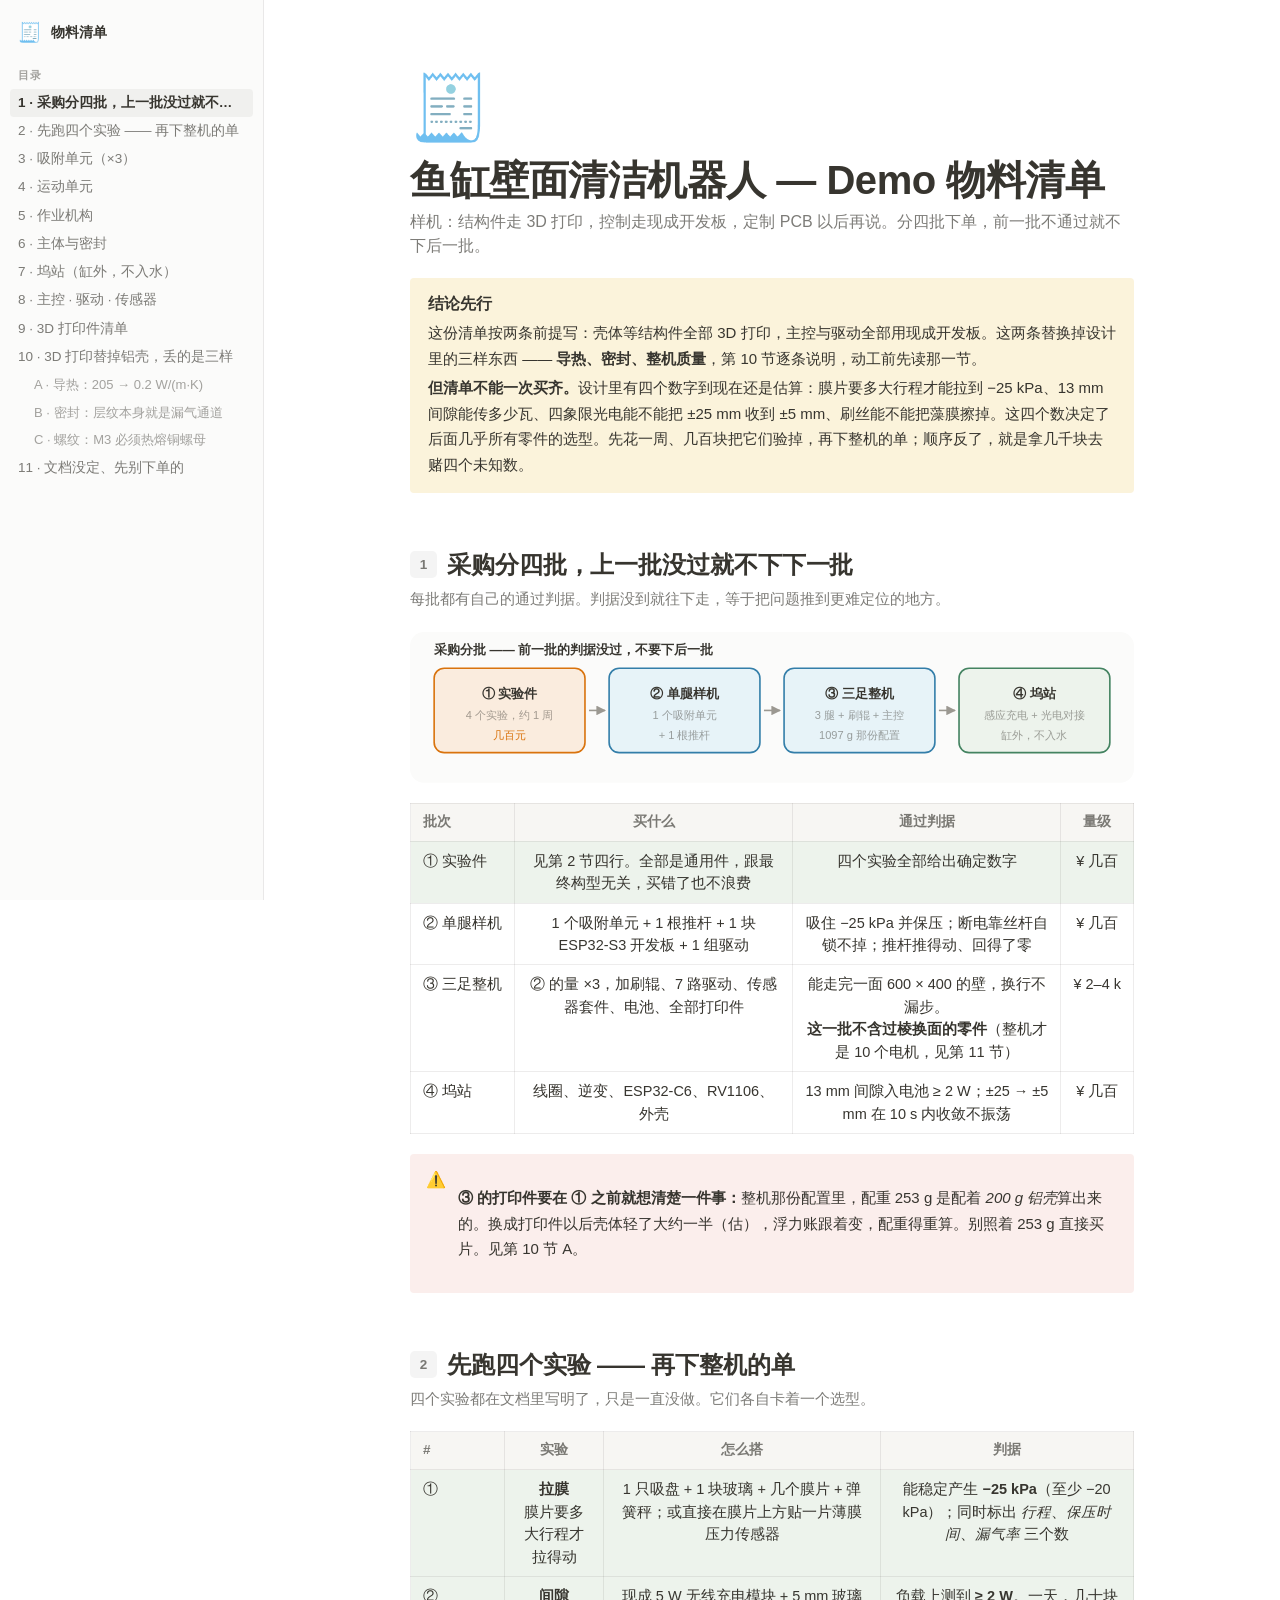
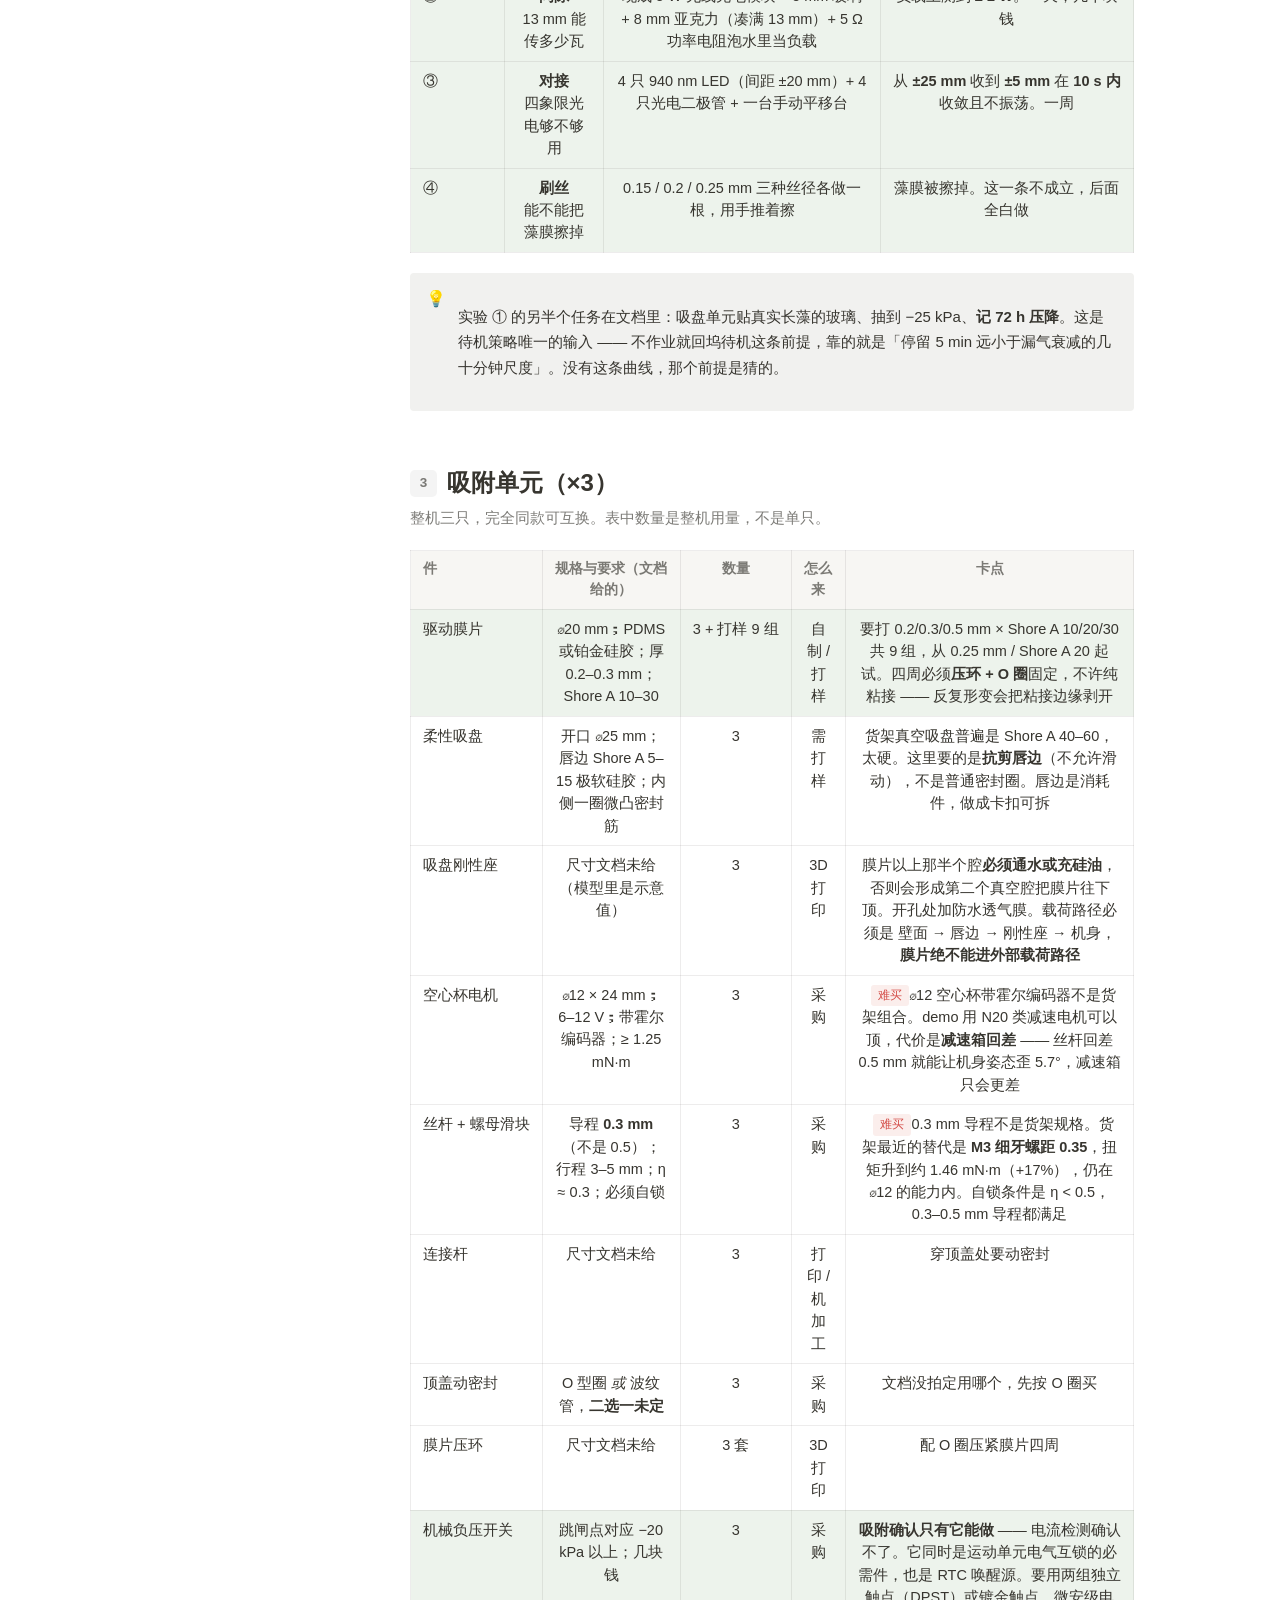
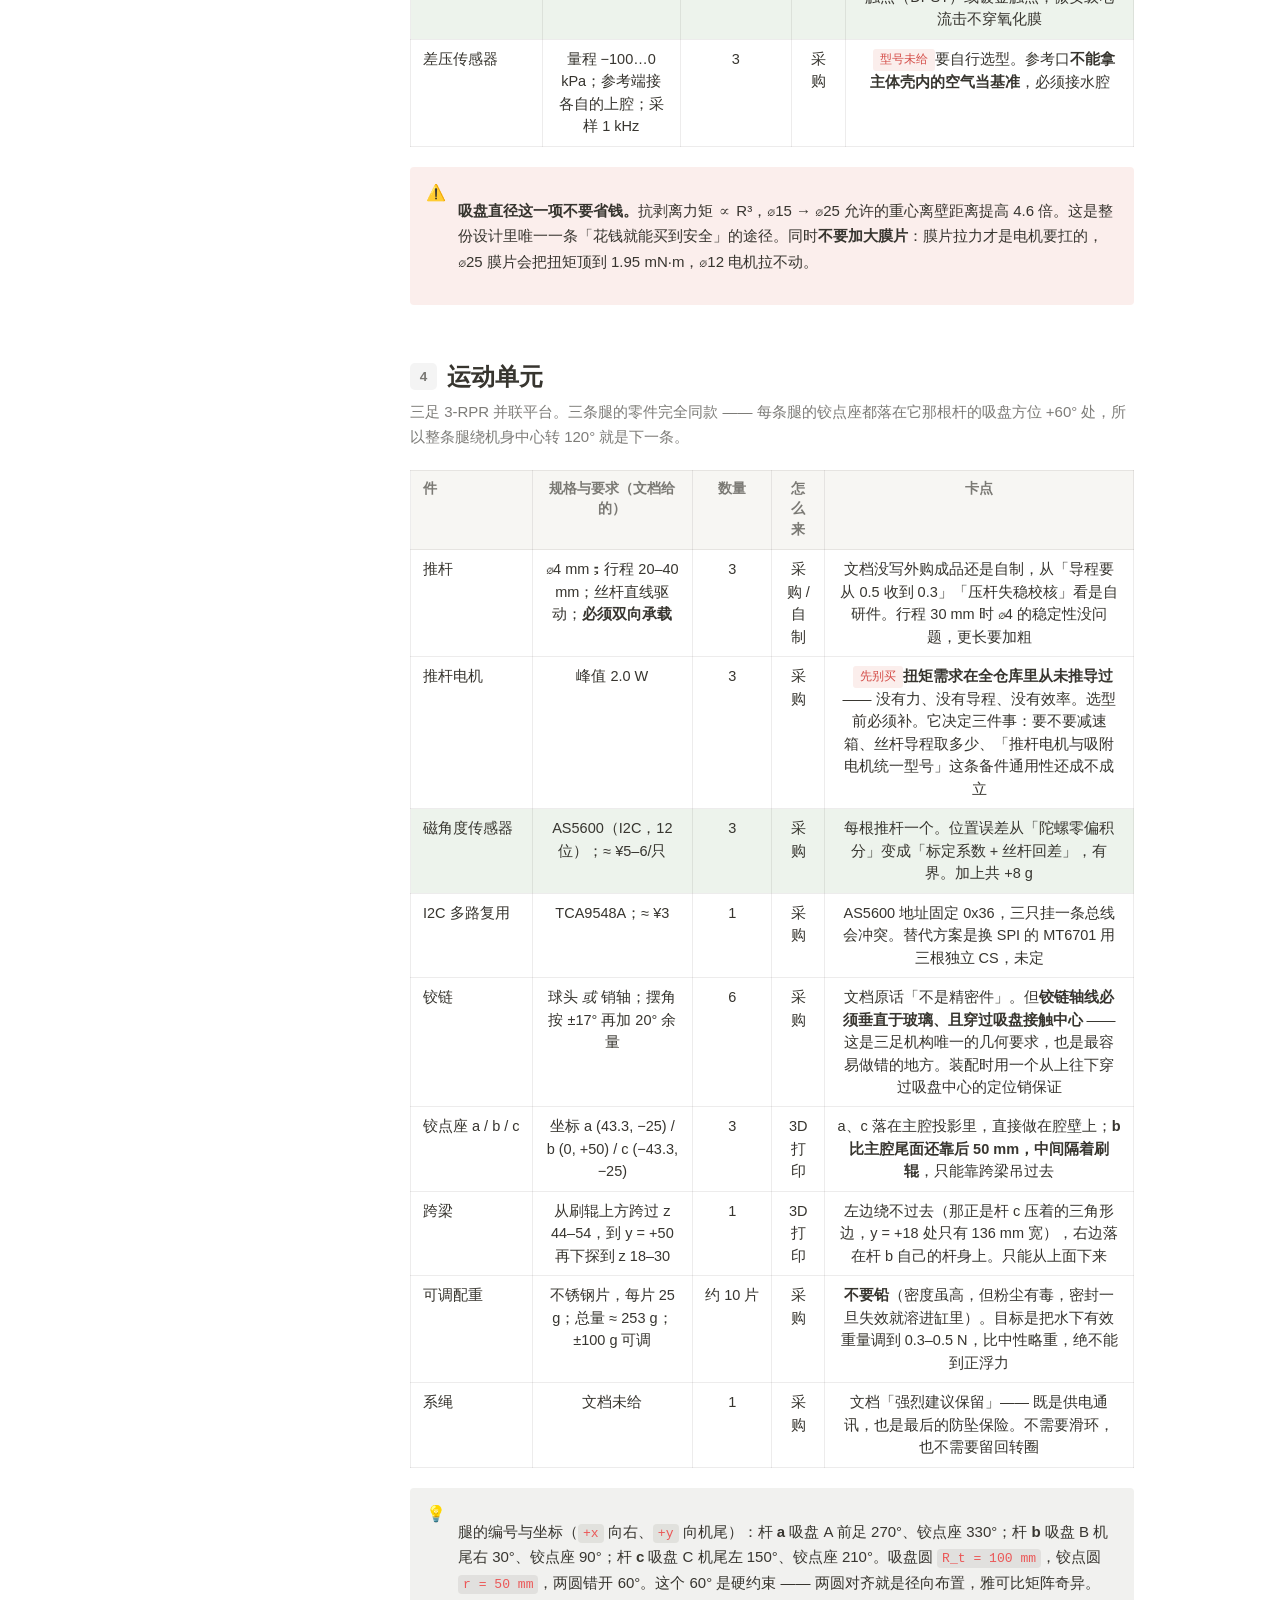
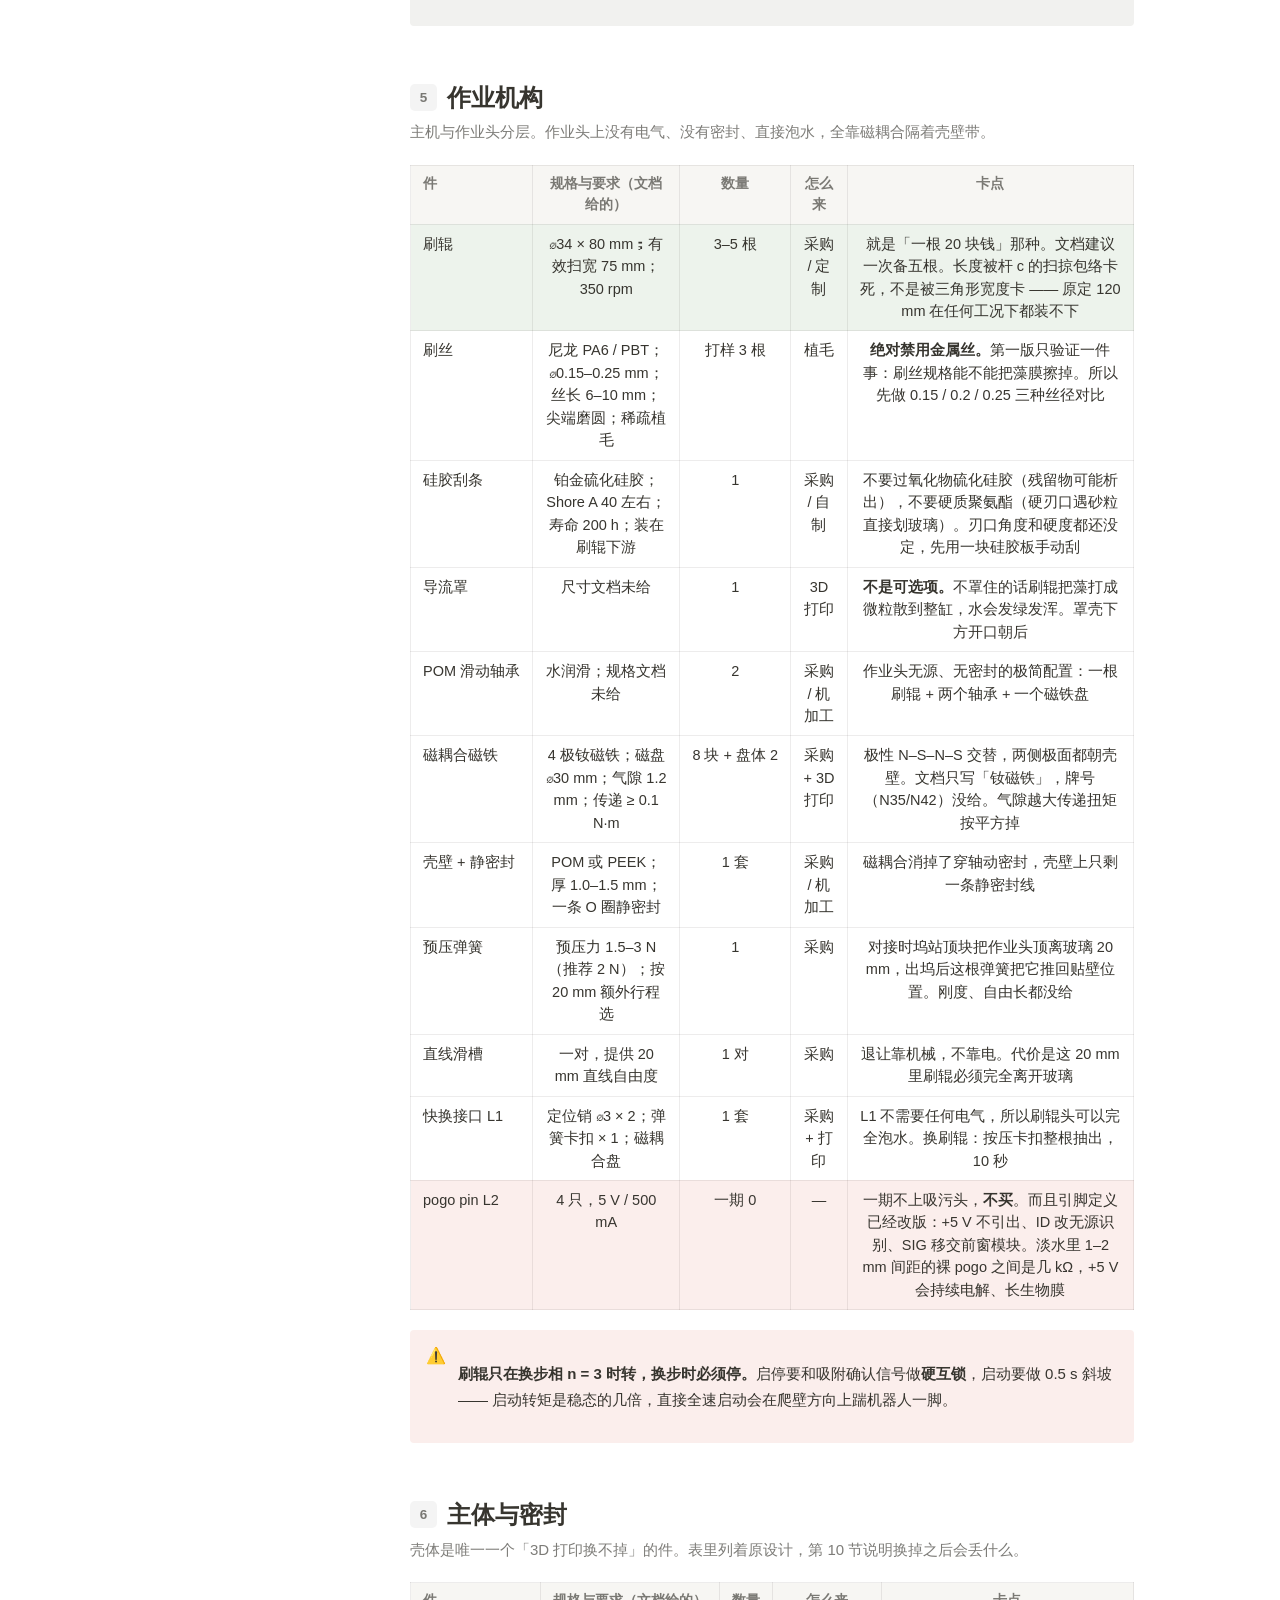
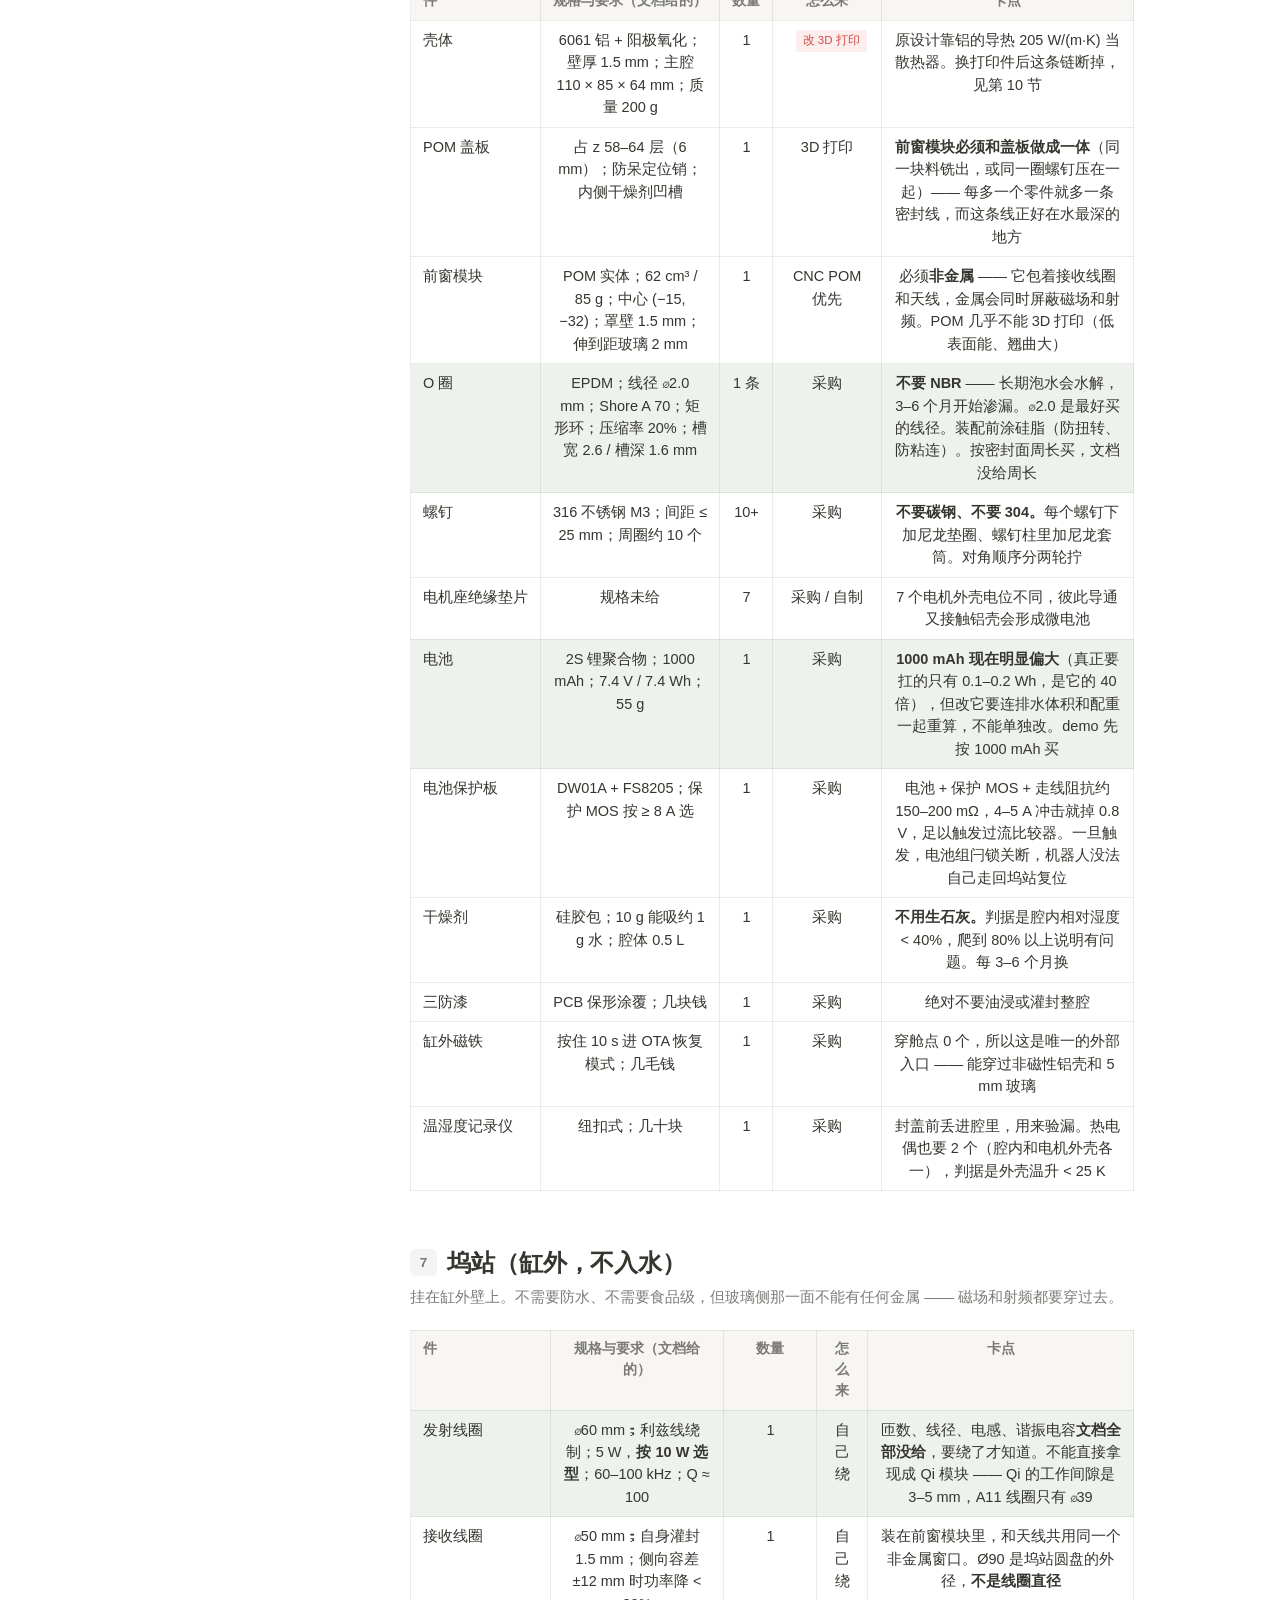
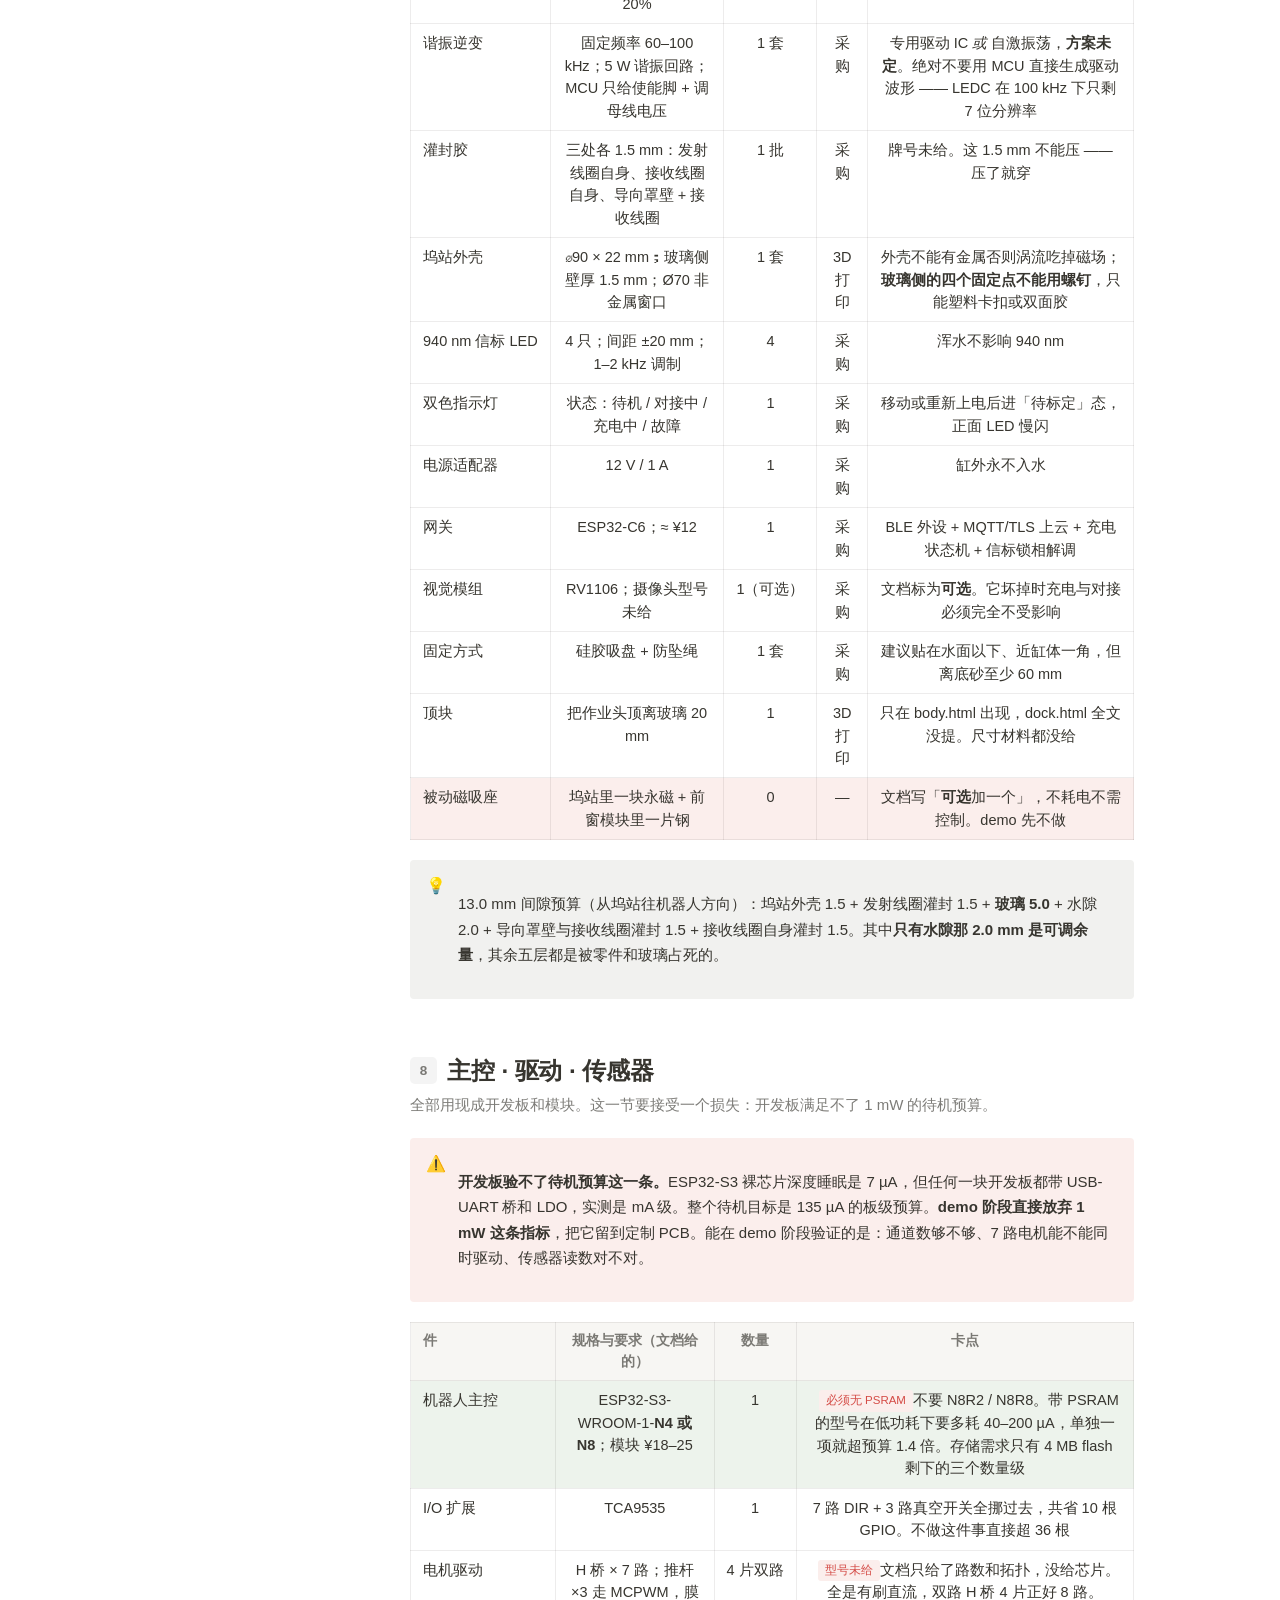
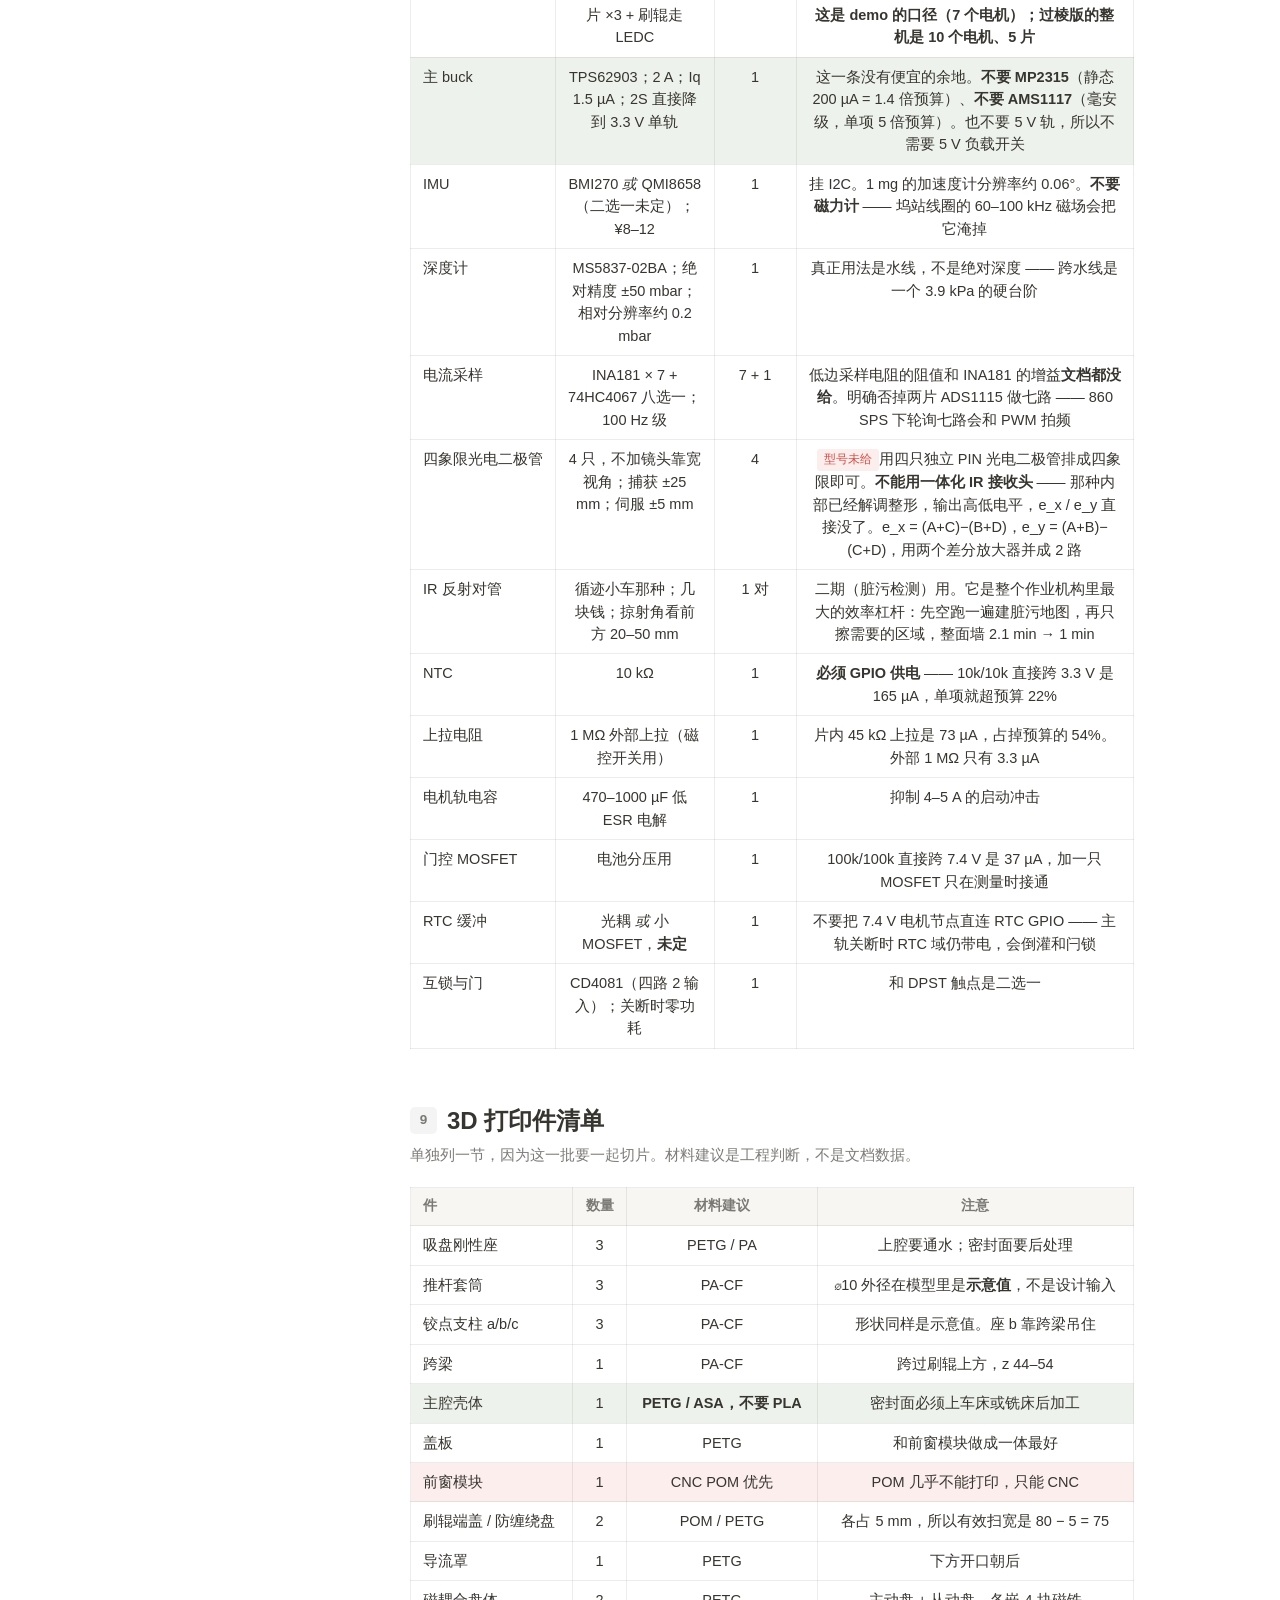
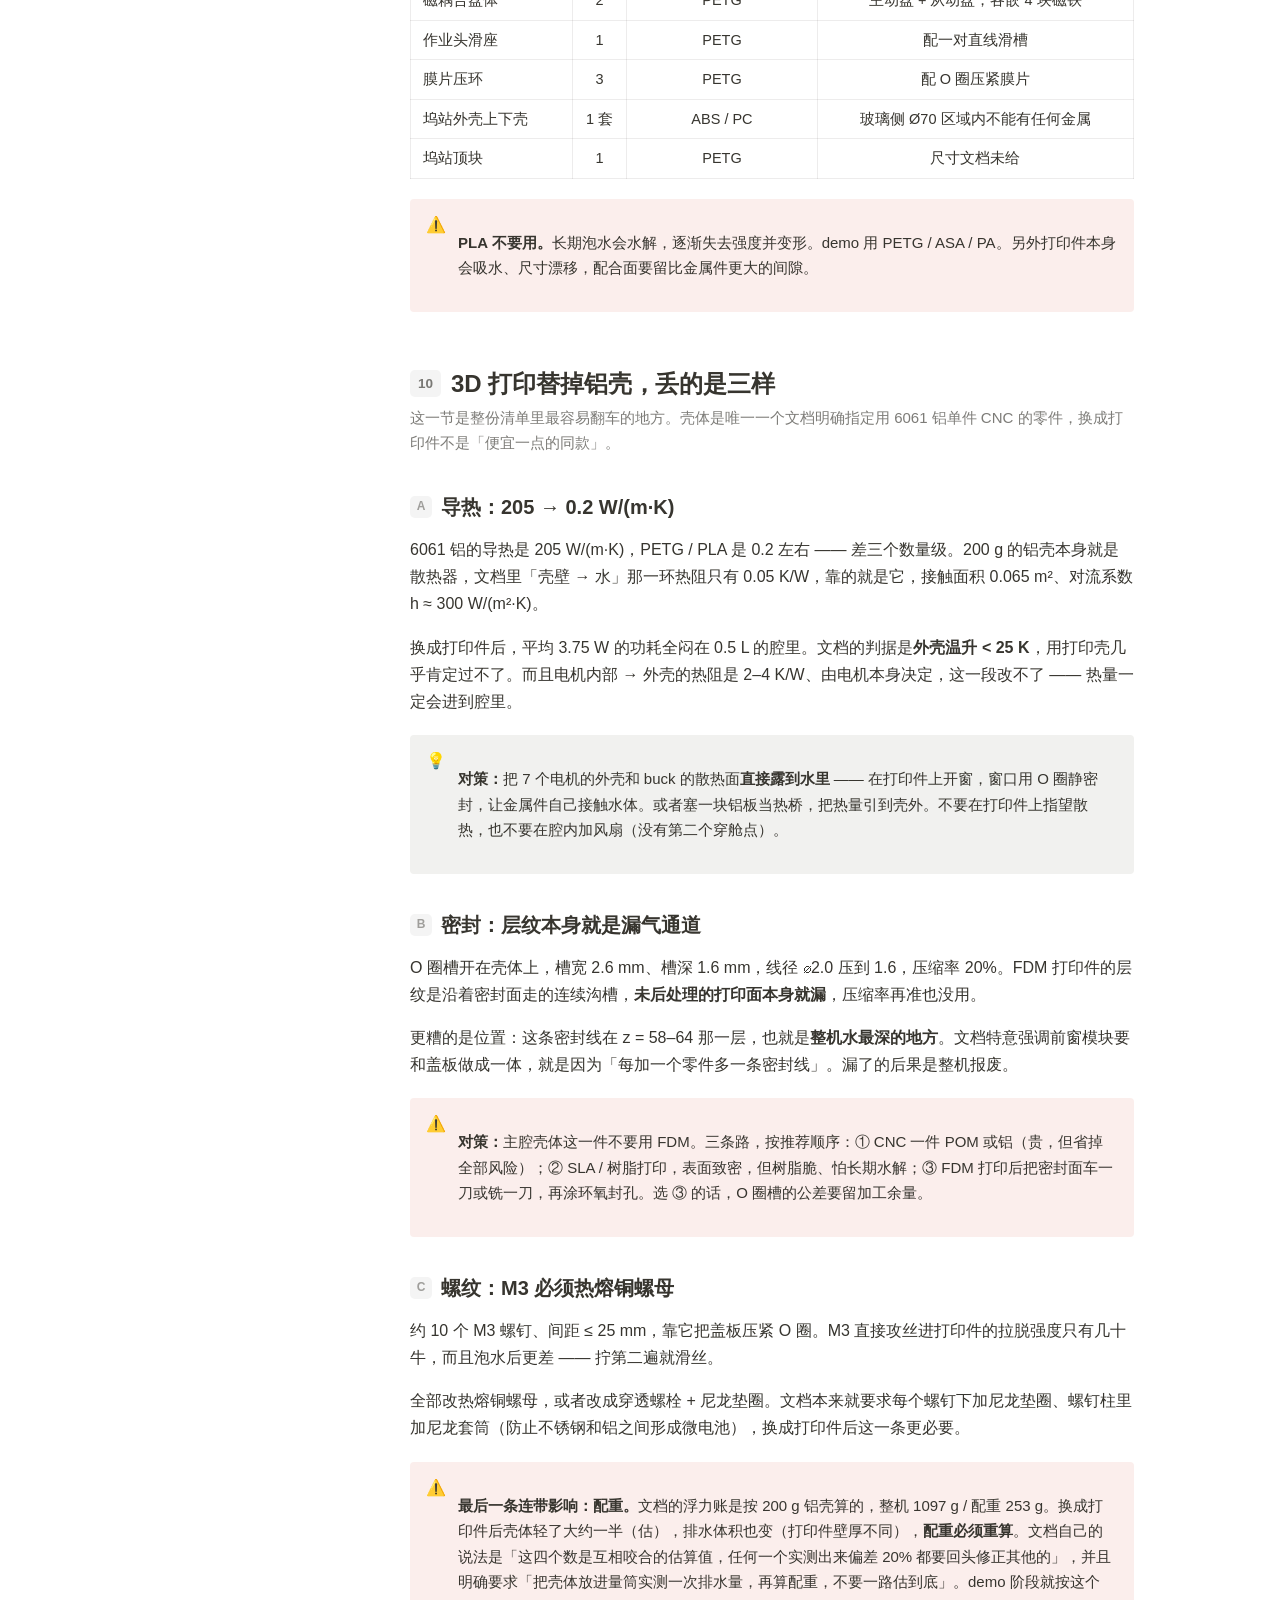
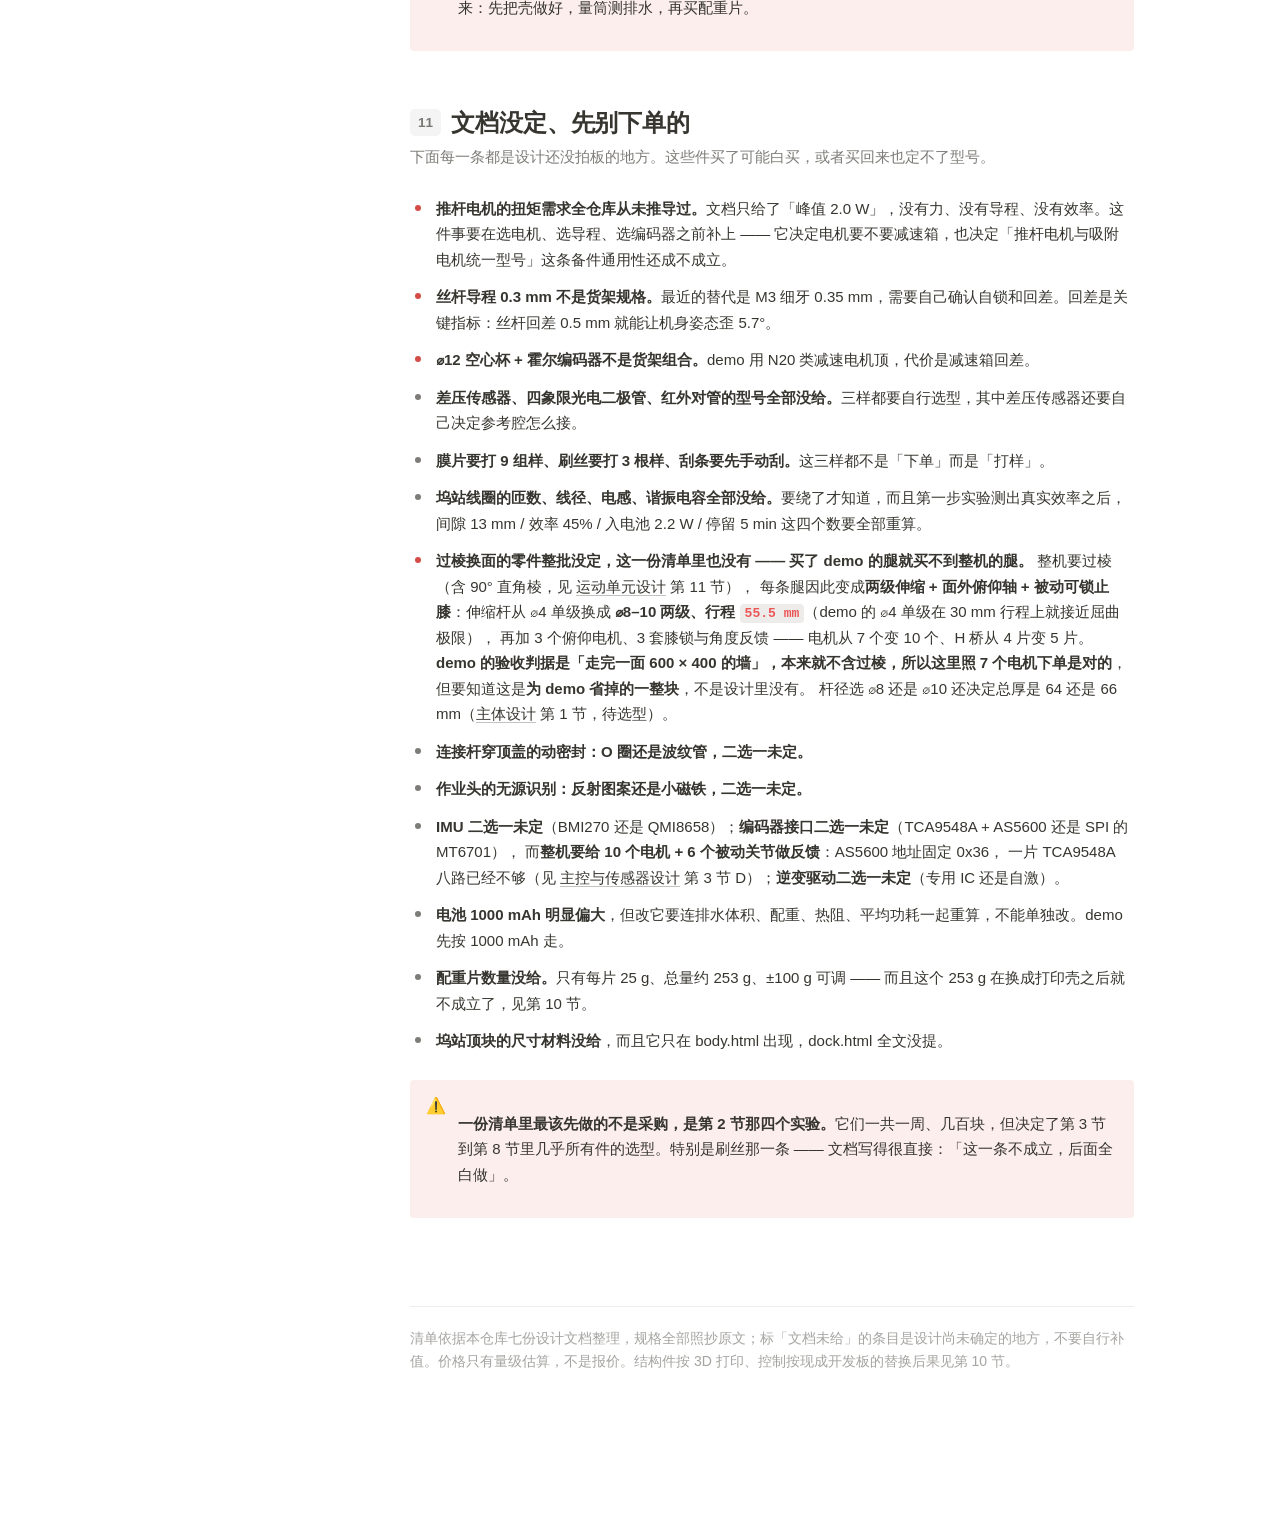
<file: bom.html>
<!DOCTYPE html>
<html lang="zh-CN">
<head>
<meta charset="UTF-8">
<meta name="viewport" content="width=device-width, initial-scale=1">
<title>鱼缸壁面清洁机器人 — Demo 样机物料清单</title>
<link rel="stylesheet" href="assets/notion.css">
</head>
<body>
<nav class="side" id="side">
  <div class="side-doc"><span class="side-icon">🧾</span><span class="side-name">物料清单</span></div>
  <div class="side-label">目录</div>
  <ul class="side-list">
    <li><a href="#s1" title="1 · 采购分四批，上一批没过就不下下一批">1 · 采购分四批，上一批没过就不下下一批</a></li>
    <li><a href="#s2" title="2 · 先跑四个实验 —— 再下整机的单">2 · 先跑四个实验 —— 再下整机的单</a></li>
    <li><a href="#s3" title="3 · 吸附单元（×3）">3 · 吸附单元（×3）</a></li>
    <li><a href="#s4" title="4 · 运动单元">4 · 运动单元</a></li>
    <li><a href="#s5" title="5 · 作业机构">5 · 作业机构</a></li>
    <li><a href="#s6" title="6 · 主体与密封">6 · 主体与密封</a></li>
    <li><a href="#s7" title="7 · 坞站（缸外，不入水）">7 · 坞站（缸外，不入水）</a></li>
    <li><a href="#s8" title="8 · 主控 · 驱动 · 传感器">8 · 主控 · 驱动 · 传感器</a></li>
    <li><a href="#s9" title="9 · 3D 打印件清单">9 · 3D 打印件清单</a></li>
    <li><a href="#s10" title="10 · 3D 打印替掉铝壳，丢的是三样">10 · 3D 打印替掉铝壳，丢的是三样</a></li>
    <li class="lv2"><a href="#s10a1" title="A · 导热：205 → 0.2 W/(m·K)">A · 导热：205 → 0.2 W/(m·K)</a></li>
    <li class="lv2"><a href="#s10a2" title="B · 密封：层纹本身就是漏气通道">B · 密封：层纹本身就是漏气通道</a></li>
    <li class="lv2"><a href="#s10a3" title="C · 螺纹：M3 必须热熔铜螺母">C · 螺纹：M3 必须热熔铜螺母</a></li>
    <li><a href="#s11" title="11 · 文档没定、先别下单的">11 · 文档没定、先别下单的</a></li>
  </ul>
</nav>
<button class="side-btn" type="button" aria-label="目录">&#9776;</button>
<main class="page">
<div class="page-inner">

<header>
  <div class="page-icon">🧾</div>
  <h1>鱼缸壁面清洁机器人 — Demo 物料清单</h1>
  <p class="sub">样机：结构件走 3D 打印，控制走现成开发板，定制 PCB 以后再说。分四批下单，前一批不通过就不下后一批。</p>
</header>

<div class="keybox">
  <h3>结论先行</h3>
  <p>这份清单按两条前提写：壳体等结构件全部 3D 打印，主控与驱动全部用现成开发板。这两条替换掉设计里的三样东西 —— <strong>导热、密封、整机质量</strong>，第 10 节逐条说明，动工前先读那一节。</p>
  <p><strong>但清单不能一次买齐。</strong>设计里有四个数字到现在还是估算：膜片要多大行程才能拉到 −25 kPa、13 mm 间隙能传多少瓦、四象限光电能不能把 ±25 mm 收到 ±5 mm、刷丝能不能把藻膜擦掉。这四个数决定了后面几乎所有零件的选型。先花一周、几百块把它们验掉，再下整机的单；顺序反了，就是拿几千块去赌四个未知数。</p>
</div>

<h2 id="s1"><span class="n">1</span>采购分四批，上一批没过就不下下一批</h2>
<p class="cap">每批都有自己的通过判据。判据没到就往下走，等于把问题推到更难定位的地方。</p>

<svg viewBox="0 0 720 150" role="img" aria-label="采购分批路线" style="width:100%;height:auto">
  <defs>
    <marker id="b1Arr" viewBox="0 0 10 10" refX="9" refY="5" markerWidth="6" markerHeight="6" orient="auto">
      <path d="M0,0 L10,5 L0,10 z" fill="#9b9891"/>
    </marker>
  </defs>
  <rect width="720" height="150" rx="14" fill="#fbfbfa"/>

  <text x="24" y="22" class="s-lbl">采购分批 —— 前一批的判据没过，不要下后一批</text>

  <g>
    <rect x="24" y="36" width="150" height="84" rx="10" style="fill:var(--orange-bg);stroke:var(--orange-fg)" stroke-width="1.6"/>
    <text x="99" y="66" text-anchor="middle" class="s-lbl">① 实验件</text>
    <text x="99" y="87" text-anchor="middle" class="s-sub">4 个实验，约 1 周</text>
    <text x="99" y="106" text-anchor="middle" class="s-sub" style="fill:var(--orange-fg)">几百元</text>
  </g>
  <line x1="178" y1="78" x2="194" y2="78" stroke="#9b9891" stroke-width="1.6" marker-end="url(#b1Arr)"/>

  <g>
    <rect x="198" y="36" width="150" height="84" rx="10" style="fill:var(--blue-bg);stroke:var(--blue-fg)" stroke-width="1.6"/>
    <text x="273" y="66" text-anchor="middle" class="s-lbl">② 单腿样机</text>
    <text x="273" y="87" text-anchor="middle" class="s-sub">1 个吸附单元</text>
    <text x="273" y="106" text-anchor="middle" class="s-sub">+ 1 根推杆</text>
  </g>
  <line x1="352" y1="78" x2="368" y2="78" stroke="#9b9891" stroke-width="1.6" marker-end="url(#b1Arr)"/>

  <g>
    <rect x="372" y="36" width="150" height="84" rx="10" style="fill:var(--blue-bg);stroke:var(--blue-fg)" stroke-width="1.6"/>
    <text x="447" y="66" text-anchor="middle" class="s-lbl">③ 三足整机</text>
    <text x="447" y="87" text-anchor="middle" class="s-sub">3 腿 + 刷辊 + 主控</text>
    <text x="447" y="106" text-anchor="middle" class="s-sub">1097 g 那份配置</text>
  </g>
  <line x1="526" y1="78" x2="542" y2="78" stroke="#9b9891" stroke-width="1.6" marker-end="url(#b1Arr)"/>

  <g>
    <rect x="546" y="36" width="150" height="84" rx="10" style="fill:var(--green-bg);stroke:var(--green-fg)" stroke-width="1.6"/>
    <text x="621" y="66" text-anchor="middle" class="s-lbl">④ 坞站</text>
    <text x="621" y="87" text-anchor="middle" class="s-sub">感应充电 + 光电对接</text>
    <text x="621" y="106" text-anchor="middle" class="s-sub">缸外，不入水</text>
  </g>
</svg>

<table>
  <thead>
    <tr><th style="white-space:nowrap">批次</th><th>买什么</th><th>通过判据</th><th style="white-space:nowrap">量级</th></tr>
  </thead>
  <tbody>
    <tr class="hl">
      <td style="white-space:nowrap">① 实验件</td>
      <td>见第 2 节四行。全部是通用件，跟最终构型无关，买错了也不浪费</td>
      <td>四个实验全部给出确定数字</td>
      <td style="white-space:nowrap">¥ 几百</td>
    </tr>
    <tr>
      <td style="white-space:nowrap">② 单腿样机</td>
      <td>1 个吸附单元 + 1 根推杆 + 1 块 ESP32-S3 开发板 + 1 组驱动</td>
      <td>吸住 −25 kPa 并保压；断电靠丝杆自锁不掉；推杆推得动、回得了零</td>
      <td style="white-space:nowrap">¥ 几百</td>
    </tr>
    <tr>
      <td style="white-space:nowrap">③ 三足整机</td>
      <td>② 的量 ×3，加刷辊、7 路驱动、传感器套件、电池、全部打印件</td>
      <td>能走完一面 600 × 400 的壁，换行不漏步。
        <br><b>这一批不含过棱换面的零件</b>（整机才是 10 个电机，见第 11 节）</td>
      <td style="white-space:nowrap">¥ 2–4 k</td>
    </tr>
    <tr>
      <td style="white-space:nowrap">④ 坞站</td>
      <td>线圈、逆变、ESP32-C6、RV1106、外壳</td>
      <td>13 mm 间隙入电池 ≥ 2 W；±25 → ±5 mm 在 10 s 内收敛不振荡</td>
      <td style="white-space:nowrap">¥ 几百</td>
    </tr>
  </tbody>
</table>

<div class="formula w">
  <p><strong>③ 的打印件要在 ① 之前就想清楚一件事：</strong>整机那份配置里，配重 253 g 是配着 <em>200 g 铝壳</em>算出来的。换成打印件以后壳体轻了大约一半（估），浮力账跟着变，配重得重算。别照着 253 g 直接买片。见第 10 节 A。</p>
</div>

<h2 id="s2"><span class="n">2</span>先跑四个实验 —— 再下整机的单</h2>
<p class="cap">四个实验都在文档里写明了，只是一直没做。它们各自卡着一个选型。</p>

<table>
  <thead>
    <tr><th style="white-space:nowrap">#</th><th>实验</th><th>怎么搭</th><th>判据</th></tr>
  </thead>
  <tbody>
    <tr class="hl">
      <td style="white-space:nowrap">①</td>
      <td><strong>拉膜</strong><br>膜片要多大行程才拉得动</td>
      <td>1 只吸盘 + 1 块玻璃 + 几个膜片 + 弹簧秤；或直接在膜片上方贴一片薄膜压力传感器</td>
      <td>能稳定产生 <strong>−25 kPa</strong>（至少 −20 kPa）；同时标出 <em>行程</em>、<em>保压时间</em>、<em>漏气率</em> 三个数</td>
    </tr>
    <tr class="hl">
      <td style="white-space:nowrap">②</td>
      <td><strong>间隙</strong><br>13 mm 能传多少瓦</td>
      <td>现成 5 W 无线充电模块 + 5 mm 玻璃 + 8 mm 亚克力（凑满 13 mm）+ 5 Ω 功率电阻泡水里当负载</td>
      <td>负载上测到 <strong>≥ 2 W</strong>。一天，几十块钱</td>
    </tr>
    <tr class="hl">
      <td style="white-space:nowrap">③</td>
      <td><strong>对接</strong><br>四象限光电够不够用</td>
      <td>4 只 940 nm LED（间距 ±20 mm）+ 4 只光电二极管 + 一台手动平移台</td>
      <td>从 <strong>±25 mm</strong> 收到 <strong>±5 mm</strong> 在 <strong>10 s 内</strong>收敛且不振荡。一周</td>
    </tr>
    <tr class="hl">
      <td style="white-space:nowrap">④</td>
      <td><strong>刷丝</strong><br>能不能把藻膜擦掉</td>
      <td>0.15 / 0.2 / 0.25 mm 三种丝径各做一根，用手推着擦</td>
      <td>藻膜被擦掉。这一条不成立，后面全白做</td>
    </tr>
  </tbody>
</table>

<div class="formula">
  <p>实验 ① 的另半个任务在文档里：吸盘单元贴真实长藻的玻璃、抽到 −25 kPa、<strong>记 72 h 压降</strong>。这是待机策略唯一的输入 —— 不作业就回坞待机这条前提，靠的就是「停留 5 min 远小于漏气衰减的几十分钟尺度」。没有这条曲线，那个前提是猜的。</p>
</div>

<h2 id="s3"><span class="n">3</span>吸附单元（×3）</h2>
<p class="cap">整机三只，完全同款可互换。表中数量是整机用量，不是单只。</p>

<table>
  <thead>
    <tr><th style="white-space:nowrap">件</th><th>规格与要求（文档给的）</th><th style="white-space:nowrap">数量</th><th>怎么来</th><th>卡点</th></tr>
  </thead>
  <tbody>
    <tr class="hl">
      <td style="white-space:nowrap">驱动膜片</td>
      <td>∅20 mm；PDMS 或铂金硅胶；厚 0.2–0.3 mm；Shore A 10–30</td>
      <td style="white-space:nowrap">3 + 打样 9 组</td>
      <td>自制 / 打样</td>
      <td>要打 0.2/0.3/0.5 mm × Shore A 10/20/30 共 9 组，从 0.25 mm / Shore A 20 起试。四周必须<strong>压环 + O 圈</strong>固定，不许纯粘接 —— 反复形变会把粘接边缘剥开</td>
    </tr>
    <tr>
      <td style="white-space:nowrap">柔性吸盘</td>
      <td>开口 ∅25 mm；唇边 Shore A 5–15 极软硅胶；内侧一圈微凸密封筋</td>
      <td style="white-space:nowrap">3</td>
      <td>需打样</td>
      <td>货架真空吸盘普遍是 Shore A 40–60，太硬。这里要的是<strong>抗剪唇边</strong>（不允许滑动），不是普通密封圈。唇边是消耗件，做成卡扣可拆</td>
    </tr>
    <tr>
      <td style="white-space:nowrap">吸盘刚性座</td>
      <td>尺寸文档未给（模型里是示意值）</td>
      <td style="white-space:nowrap">3</td>
      <td>3D 打印</td>
      <td>膜片以上那半个腔<strong>必须通水或充硅油</strong>，否则会形成第二个真空腔把膜片往下顶。开孔处加防水透气膜。载荷路径必须是 壁面 → 唇边 → 刚性座 → 机身，<strong>膜片绝不能进外部载荷路径</strong></td>
    </tr>
    <tr>
      <td style="white-space:nowrap">空心杯电机</td>
      <td>∅12 × 24 mm；6–12 V；带霍尔编码器；≥ 1.25 mN·m</td>
      <td style="white-space:nowrap">3</td>
      <td>采购</td>
      <td><span class="tag w">难买</span>∅12 空心杯带霍尔编码器不是货架组合。demo 用 N20 类减速电机可以顶，代价是<strong>减速箱回差</strong> —— 丝杆回差 0.5 mm 就能让机身姿态歪 5.7°，减速箱只会更差</td>
    </tr>
    <tr>
      <td style="white-space:nowrap">丝杆 + 螺母滑块</td>
      <td>导程 <strong>0.3 mm</strong>（不是 0.5）；行程 3–5 mm；η ≈ 0.3；必须自锁</td>
      <td style="white-space:nowrap">3</td>
      <td>采购</td>
      <td><span class="tag w">难买</span>0.3 mm 导程不是货架规格。货架最近的替代是 <strong>M3 细牙螺距 0.35</strong>，扭矩升到约 1.46 mN·m（+17%），仍在 ∅12 的能力内。自锁条件是 η &lt; 0.5，0.3–0.5 mm 导程都满足</td>
    </tr>
    <tr>
      <td style="white-space:nowrap">连接杆</td>
      <td>尺寸文档未给</td>
      <td style="white-space:nowrap">3</td>
      <td>打印 / 机加工</td>
      <td>穿顶盖处要动密封</td>
    </tr>
    <tr>
      <td style="white-space:nowrap">顶盖动密封</td>
      <td>O 型圈 <em>或</em> 波纹管，<strong>二选一未定</strong></td>
      <td style="white-space:nowrap">3</td>
      <td>采购</td>
      <td>文档没拍定用哪个，先按 O 圈买</td>
    </tr>
    <tr>
      <td style="white-space:nowrap">膜片压环</td>
      <td>尺寸文档未给</td>
      <td style="white-space:nowrap">3 套</td>
      <td>3D 打印</td>
      <td>配 O 圈压紧膜片四周</td>
    </tr>
    <tr class="hl">
      <td style="white-space:nowrap">机械负压开关</td>
      <td>跳闸点对应 −20 kPa 以上；几块钱</td>
      <td style="white-space:nowrap">3</td>
      <td>采购</td>
      <td><strong>吸附确认只有它能做</strong> —— 电流检测确认不了。它同时是运动单元电气互锁的必需件，也是 RTC 唤醒源。要用两组独立触点（DPST）或镀金触点，微安级电流击不穿氧化膜</td>
    </tr>
    <tr>
      <td style="white-space:nowrap">差压传感器</td>
      <td>量程 −100…0 kPa；参考端接各自的上腔；采样 1 kHz</td>
      <td style="white-space:nowrap">3</td>
      <td>采购</td>
      <td><span class="tag w">型号未给</span>要自行选型。参考口<strong>不能拿主体壳内的空气当基准</strong>，必须接水腔</td>
    </tr>
  </tbody>
</table>

<div class="formula w">
  <p><strong>吸盘直径这一项不要省钱。</strong>抗剥离力矩 ∝ R³，∅15 → ∅25 允许的重心离壁距离提高 4.6 倍。这是整份设计里唯一一条「花钱就能买到安全」的途径。同时<strong>不要加大膜片</strong>：膜片拉力才是电机要扛的，∅25 膜片会把扭矩顶到 1.95 mN·m，∅12 电机拉不动。</p>
</div>

<h2 id="s4"><span class="n">4</span>运动单元</h2>
<p class="cap">三足 3-RPR 并联平台。三条腿的零件完全同款 —— 每条腿的铰点座都落在它那根杆的吸盘方位 +60° 处，所以整条腿绕机身中心转 120° 就是下一条。</p>

<table>
  <thead>
    <tr><th style="white-space:nowrap">件</th><th>规格与要求（文档给的）</th><th style="white-space:nowrap">数量</th><th>怎么来</th><th>卡点</th></tr>
  </thead>
  <tbody>
    <tr>
      <td style="white-space:nowrap">推杆</td>
      <td>∅4 mm；行程 20–40 mm；丝杆直线驱动；<strong>必须双向承载</strong></td>
      <td style="white-space:nowrap">3</td>
      <td>采购 / 自制</td>
      <td>文档没写外购成品还是自制，从「导程要从 0.5 收到 0.3」「压杆失稳校核」看是自研件。行程 30 mm 时 ∅4 的稳定性没问题，更长要加粗</td>
    </tr>
    <tr>
      <td style="white-space:nowrap">推杆电机</td>
      <td>峰值 2.0 W</td>
      <td style="white-space:nowrap">3</td>
      <td>采购</td>
      <td><span class="tag w">先别买</span><strong>扭矩需求在全仓库里从未推导过</strong> —— 没有力、没有导程、没有效率。选型前必须补。它决定三件事：要不要减速箱、丝杆导程取多少、「推杆电机与吸附电机统一型号」这条备件通用性还成不成立</td>
    </tr>
    <tr class="hl">
      <td style="white-space:nowrap">磁角度传感器</td>
      <td>AS5600（I2C，12 位）；≈ ¥5–6/只</td>
      <td style="white-space:nowrap">3</td>
      <td>采购</td>
      <td>每根推杆一个。位置误差从「陀螺零偏积分」变成「标定系数 + 丝杆回差」，有界。加上共 +8 g</td>
    </tr>
    <tr>
      <td style="white-space:nowrap">I2C 多路复用</td>
      <td>TCA9548A；≈ ¥3</td>
      <td style="white-space:nowrap">1</td>
      <td>采购</td>
      <td>AS5600 地址固定 0x36，三只挂一条总线会冲突。替代方案是换 SPI 的 MT6701 用三根独立 CS，未定</td>
    </tr>
    <tr>
      <td style="white-space:nowrap">铰链</td>
      <td>球头 <em>或</em> 销轴；摆角按 ±17° 再加 20° 余量</td>
      <td style="white-space:nowrap">6</td>
      <td>采购</td>
      <td>文档原话「不是精密件」。但<strong>铰链轴线必须垂直于玻璃、且穿过吸盘接触中心</strong> —— 这是三足机构唯一的几何要求，也是最容易做错的地方。装配时用一个从上往下穿过吸盘中心的定位销保证</td>
    </tr>
    <tr>
      <td style="white-space:nowrap">铰点座 a / b / c</td>
      <td>坐标 a (43.3, −25) / b (0, +50) / c (−43.3, −25)</td>
      <td style="white-space:nowrap">3</td>
      <td>3D 打印</td>
      <td>a、c 落在主腔投影里，直接做在腔壁上；<strong>b 比主腔尾面还靠后 50 mm，中间隔着刷辊</strong>，只能靠跨梁吊过去</td>
    </tr>
    <tr>
      <td style="white-space:nowrap">跨梁</td>
      <td>从刷辊上方跨过 z 44–54，到 y = +50 再下探到 z 18–30</td>
      <td style="white-space:nowrap">1</td>
      <td>3D 打印</td>
      <td>左边绕不过去（那正是杆 c 压着的三角形边，y = +18 处只有 136 mm 宽），右边落在杆 b 自己的杆身上。只能从上面下来</td>
    </tr>
    <tr>
      <td style="white-space:nowrap">可调配重</td>
      <td>不锈钢片，每片 25 g；总量 ≈ 253 g；±100 g 可调</td>
      <td style="white-space:nowrap">约 10 片</td>
      <td>采购</td>
      <td><strong>不要铅</strong>（密度虽高，但粉尘有毒，密封一旦失效就溶进缸里）。目标是把水下有效重量调到 0.3–0.5 N，比中性略重，绝不能到正浮力</td>
    </tr>
    <tr>
      <td style="white-space:nowrap">系绳</td>
      <td>文档未给</td>
      <td style="white-space:nowrap">1</td>
      <td>采购</td>
      <td>文档「强烈建议保留」—— 既是供电通讯，也是最后的防坠保险。不需要滑环，也不需要留回转圈</td>
    </tr>
  </tbody>
</table>

<div class="formula">
  <p>腿的编号与坐标（<code>+x</code> 向右、<code>+y</code> 向机尾）：杆 <strong>a</strong> 吸盘 A 前足 270°、铰点座 330°；杆 <strong>b</strong> 吸盘 B 机尾右 30°、铰点座 90°；杆 <strong>c</strong> 吸盘 C 机尾左 150°、铰点座 210°。吸盘圆 <code>R_t = 100 mm</code>，铰点圆 <code>r = 50 mm</code>，两圆错开 60°。这个 60° 是硬约束 —— 两圆对齐就是径向布置，雅可比矩阵奇异。</p>
</div>

<h2 id="s5"><span class="n">5</span>作业机构</h2>
<p class="cap">主机与作业头分层。作业头上没有电气、没有密封、直接泡水，全靠磁耦合隔着壳壁带。</p>

<table>
  <thead>
    <tr><th style="white-space:nowrap">件</th><th>规格与要求（文档给的）</th><th style="white-space:nowrap">数量</th><th>怎么来</th><th>卡点</th></tr>
  </thead>
  <tbody>
    <tr class="hl">
      <td style="white-space:nowrap">刷辊</td>
      <td>∅34 × 80 mm；有效扫宽 75 mm；350 rpm</td>
      <td style="white-space:nowrap">3–5 根</td>
      <td>采购 / 定制</td>
      <td>就是「一根 20 块钱」那种。文档建议一次备五根。长度被杆 c 的扫掠包络卡死，不是被三角形宽度卡 —— 原定 120 mm 在任何工况下都装不下</td>
    </tr>
    <tr>
      <td style="white-space:nowrap">刷丝</td>
      <td>尼龙 PA6 / PBT；∅0.15–0.25 mm；丝长 6–10 mm；尖端磨圆；稀疏植毛</td>
      <td style="white-space:nowrap">打样 3 根</td>
      <td>植毛</td>
      <td><strong>绝对禁用金属丝。</strong>第一版只验证一件事：刷丝规格能不能把藻膜擦掉。所以先做 0.15 / 0.2 / 0.25 三种丝径对比</td>
    </tr>
    <tr>
      <td style="white-space:nowrap">硅胶刮条</td>
      <td>铂金硫化硅胶；Shore A 40 左右；寿命 200 h；装在刷辊下游</td>
      <td style="white-space:nowrap">1</td>
      <td>采购 / 自制</td>
      <td>不要过氧化物硫化硅胶（残留物可能析出），不要硬质聚氨酯（硬刃口遇砂粒直接划玻璃）。刃口角度和硬度都还没定，先用一块硅胶板手动刮</td>
    </tr>
    <tr>
      <td style="white-space:nowrap">导流罩</td>
      <td>尺寸文档未给</td>
      <td style="white-space:nowrap">1</td>
      <td>3D 打印</td>
      <td><strong>不是可选项。</strong>不罩住的话刷辊把藻打成微粒散到整缸，水会发绿发浑。罩壳下方开口朝后</td>
    </tr>
    <tr>
      <td style="white-space:nowrap">POM 滑动轴承</td>
      <td>水润滑；规格文档未给</td>
      <td style="white-space:nowrap">2</td>
      <td>采购 / 机加工</td>
      <td>作业头无源、无密封的极简配置：一根刷辊 + 两个轴承 + 一个磁铁盘</td>
    </tr>
    <tr>
      <td style="white-space:nowrap">磁耦合磁铁</td>
      <td>4 极钕磁铁；磁盘 ∅30 mm；气隙 1.2 mm；传递 ≥ 0.1 N·m</td>
      <td style="white-space:nowrap">8 块 + 盘体 2</td>
      <td>采购 + 3D 打印</td>
      <td>极性 N–S–N–S 交替，两侧极面都朝壳壁。文档只写「钕磁铁」，牌号（N35/N42）没给。气隙越大传递扭矩按平方掉</td>
    </tr>
    <tr>
      <td style="white-space:nowrap">壳壁 + 静密封</td>
      <td>POM 或 PEEK；厚 1.0–1.5 mm；一条 O 圈静密封</td>
      <td style="white-space:nowrap">1 套</td>
      <td>采购 / 机加工</td>
      <td>磁耦合消掉了穿轴动密封，壳壁上只剩一条静密封线</td>
    </tr>
    <tr>
      <td style="white-space:nowrap">预压弹簧</td>
      <td>预压力 1.5–3 N（推荐 2 N）；按 20 mm 额外行程选</td>
      <td style="white-space:nowrap">1</td>
      <td>采购</td>
      <td>对接时坞站顶块把作业头顶离玻璃 20 mm，出坞后这根弹簧把它推回贴壁位置。刚度、自由长都没给</td>
    </tr>
    <tr>
      <td style="white-space:nowrap">直线滑槽</td>
      <td>一对，提供 20 mm 直线自由度</td>
      <td style="white-space:nowrap">1 对</td>
      <td>采购</td>
      <td>退让靠机械，不靠电。代价是这 20 mm 里刷辊必须完全离开玻璃</td>
    </tr>
    <tr>
      <td style="white-space:nowrap">快换接口 L1</td>
      <td>定位销 ∅3 × 2；弹簧卡扣 × 1；磁耦合盘</td>
      <td style="white-space:nowrap">1 套</td>
      <td>采购 + 打印</td>
      <td>L1 不需要任何电气，所以刷辊头可以完全泡水。换刷辊：按压卡扣整根抽出，10 秒</td>
    </tr>
    <tr class="bad">
      <td style="white-space:nowrap">pogo pin L2</td>
      <td>4 只，5 V / 500 mA</td>
      <td style="white-space:nowrap">一期 0</td>
      <td>—</td>
      <td>一期不上吸污头，<strong>不买</strong>。而且引脚定义已经改版：+5 V 不引出、ID 改无源识别、SIG 移交前窗模块。淡水里 1–2 mm 间距的裸 pogo 之间是几 kΩ，+5 V 会持续电解、长生物膜</td>
    </tr>
  </tbody>
</table>

<div class="formula w">
  <p><strong>刷辊只在换步相 n = 3 时转，换步时必须停。</strong>启停要和吸附确认信号做<strong>硬互锁</strong>，启动要做 0.5 s 斜坡 —— 启动转矩是稳态的几倍，直接全速启动会在爬壁方向上踹机器人一脚。</p>
</div>

<h2 id="s6"><span class="n">6</span>主体与密封</h2>
<p class="cap">壳体是唯一一个「3D 打印换不掉」的件。表里列着原设计，第 10 节说明换掉之后会丢什么。</p>

<table>
  <thead>
    <tr><th style="white-space:nowrap">件</th><th>规格与要求（文档给的）</th><th style="white-space:nowrap">数量</th><th>怎么来</th><th>卡点</th></tr>
  </thead>
  <tbody>
    <tr>
      <td style="white-space:nowrap">壳体</td>
      <td>6061 铝 + 阳极氧化；壁厚 1.5 mm；主腔 110 × 85 × 64 mm；质量 200 g</td>
      <td style="white-space:nowrap">1</td>
      <td><span class="tag w">改 3D 打印</span></td>
      <td>原设计靠铝的导热 205 W/(m·K) 当散热器。换打印件后这条链断掉，见第 10 节</td>
    </tr>
    <tr>
      <td style="white-space:nowrap">POM 盖板</td>
      <td>占 z 58–64 层（6 mm）；防呆定位销；内侧干燥剂凹槽</td>
      <td style="white-space:nowrap">1</td>
      <td>3D 打印</td>
      <td><strong>前窗模块必须和盖板做成一体</strong>（同一块料铣出，或同一圈螺钉压在一起）—— 每多一个零件就多一条密封线，而这条线正好在水最深的地方</td>
    </tr>
    <tr>
      <td style="white-space:nowrap">前窗模块</td>
      <td>POM 实体；62 cm³ / 85 g；中心 (−15, −32)；罩壁 1.5 mm；伸到距玻璃 2 mm</td>
      <td style="white-space:nowrap">1</td>
      <td>CNC POM 优先</td>
      <td>必须<strong>非金属</strong> —— 它包着接收线圈和天线，金属会同时屏蔽磁场和射频。POM 几乎不能 3D 打印（低表面能、翘曲大）</td>
    </tr>
    <tr class="hl">
      <td style="white-space:nowrap">O 圈</td>
      <td>EPDM；线径 ∅2.0 mm；Shore A 70；矩形环；压缩率 20%；槽宽 2.6 / 槽深 1.6 mm</td>
      <td style="white-space:nowrap">1 条</td>
      <td>采购</td>
      <td><strong>不要 NBR</strong> —— 长期泡水会水解，3–6 个月开始渗漏。∅2.0 是最好买的线径。装配前涂硅脂（防扭转、防粘连）。按密封面周长买，文档没给周长</td>
    </tr>
    <tr>
      <td style="white-space:nowrap">螺钉</td>
      <td>316 不锈钢 M3；间距 ≤ 25 mm；周圈约 10 个</td>
      <td style="white-space:nowrap">10+</td>
      <td>采购</td>
      <td><strong>不要碳钢、不要 304。</strong>每个螺钉下加尼龙垫圈、螺钉柱里加尼龙套筒。对角顺序分两轮拧</td>
    </tr>
    <tr>
      <td style="white-space:nowrap">电机座绝缘垫片</td>
      <td>规格未给</td>
      <td style="white-space:nowrap">7</td>
      <td>采购 / 自制</td>
      <td>7 个电机外壳电位不同，彼此导通又接触铝壳会形成微电池</td>
    </tr>
    <tr class="hl">
      <td style="white-space:nowrap">电池</td>
      <td>2S 锂聚合物；1000 mAh；7.4 V / 7.4 Wh；55 g</td>
      <td style="white-space:nowrap">1</td>
      <td>采购</td>
      <td><strong>1000 mAh 现在明显偏大</strong>（真正要扛的只有 0.1–0.2 Wh，是它的 40 倍），但改它要连排水体积和配重一起重算，不能单独改。demo 先按 1000 mAh 买</td>
    </tr>
    <tr>
      <td style="white-space:nowrap">电池保护板</td>
      <td>DW01A + FS8205；保护 MOS 按 ≥ 8 A 选</td>
      <td style="white-space:nowrap">1</td>
      <td>采购</td>
      <td>电池 + 保护 MOS + 走线阻抗约 150–200 mΩ，4–5 A 冲击就掉 0.8 V，足以触发过流比较器。一旦触发，电池组闩锁关断，机器人没法自己走回坞站复位</td>
    </tr>
    <tr>
      <td style="white-space:nowrap">干燥剂</td>
      <td>硅胶包；10 g 能吸约 1 g 水；腔体 0.5 L</td>
      <td style="white-space:nowrap">1</td>
      <td>采购</td>
      <td><strong>不用生石灰。</strong>判据是腔内相对湿度 &lt; 40%，爬到 80% 以上说明有问题。每 3–6 个月换</td>
    </tr>
    <tr>
      <td style="white-space:nowrap">三防漆</td>
      <td>PCB 保形涂覆；几块钱</td>
      <td style="white-space:nowrap">1</td>
      <td>采购</td>
      <td>绝对不要油浸或灌封整腔</td>
    </tr>
    <tr>
      <td style="white-space:nowrap">缸外磁铁</td>
      <td>按住 10 s 进 OTA 恢复模式；几毛钱</td>
      <td style="white-space:nowrap">1</td>
      <td>采购</td>
      <td>穿舱点 0 个，所以这是唯一的外部入口 —— 能穿过非磁性铝壳和 5 mm 玻璃</td>
    </tr>
    <tr>
      <td style="white-space:nowrap">温湿度记录仪</td>
      <td>纽扣式；几十块</td>
      <td style="white-space:nowrap">1</td>
      <td>采购</td>
      <td>封盖前丢进腔里，用来验漏。热电偶也要 2 个（腔内和电机外壳各一），判据是外壳温升 &lt; 25 K</td>
    </tr>
  </tbody>
</table>

<h2 id="s7"><span class="n">7</span>坞站（缸外，不入水）</h2>
<p class="cap">挂在缸外壁上。不需要防水、不需要食品级，但玻璃侧那一面不能有任何金属 —— 磁场和射频都要穿过去。</p>

<table>
  <thead>
    <tr><th style="white-space:nowrap">件</th><th>规格与要求（文档给的）</th><th style="white-space:nowrap">数量</th><th>怎么来</th><th>卡点</th></tr>
  </thead>
  <tbody>
    <tr class="hl">
      <td style="white-space:nowrap">发射线圈</td>
      <td>∅60 mm；利兹线绕制；5 W，<strong>按 10 W 选型</strong>；60–100 kHz；Q ≈ 100</td>
      <td style="white-space:nowrap">1</td>
      <td>自己绕</td>
      <td>匝数、线径、电感、谐振电容<strong>文档全部没给</strong>，要绕了才知道。不能直接拿现成 Qi 模块 —— Qi 的工作间隙是 3–5 mm，A11 线圈只有 ∅39</td>
    </tr>
    <tr>
      <td style="white-space:nowrap">接收线圈</td>
      <td>∅50 mm；自身灌封 1.5 mm；侧向容差 ±12 mm 时功率降 &lt; 20%</td>
      <td style="white-space:nowrap">1</td>
      <td>自己绕</td>
      <td>装在前窗模块里，和天线共用同一个非金属窗口。Ø90 是坞站圆盘的外径，<strong>不是线圈直径</strong></td>
    </tr>
    <tr>
      <td style="white-space:nowrap">谐振逆变</td>
      <td>固定频率 60–100 kHz；5 W 谐振回路；MCU 只给使能脚 + 调母线电压</td>
      <td style="white-space:nowrap">1 套</td>
      <td>采购</td>
      <td>专用驱动 IC <em>或</em> 自激振荡，<strong>方案未定</strong>。绝对不要用 MCU 直接生成驱动波形 —— LEDC 在 100 kHz 下只剩 7 位分辨率</td>
    </tr>
    <tr>
      <td style="white-space:nowrap">灌封胶</td>
      <td>三处各 1.5 mm：发射线圈自身、接收线圈自身、导向罩壁 + 接收线圈</td>
      <td style="white-space:nowrap">1 批</td>
      <td>采购</td>
      <td>牌号未给。这 1.5 mm 不能压 —— 压了就穿</td>
    </tr>
    <tr>
      <td style="white-space:nowrap">坞站外壳</td>
      <td>∅90 × 22 mm；玻璃侧壁厚 1.5 mm；Ø70 非金属窗口</td>
      <td style="white-space:nowrap">1 套</td>
      <td>3D 打印</td>
      <td>外壳不能有金属否则涡流吃掉磁场；<strong>玻璃侧的四个固定点不能用螺钉</strong>，只能塑料卡扣或双面胶</td>
    </tr>
    <tr>
      <td style="white-space:nowrap">940 nm 信标 LED</td>
      <td>4 只；间距 ±20 mm；1–2 kHz 调制</td>
      <td style="white-space:nowrap">4</td>
      <td>采购</td>
      <td>浑水不影响 940 nm</td>
    </tr>
    <tr>
      <td style="white-space:nowrap">双色指示灯</td>
      <td>状态：待机 / 对接中 / 充电中 / 故障</td>
      <td style="white-space:nowrap">1</td>
      <td>采购</td>
      <td>移动或重新上电后进「待标定」态，正面 LED 慢闪</td>
    </tr>
    <tr>
      <td style="white-space:nowrap">电源适配器</td>
      <td>12 V / 1 A</td>
      <td style="white-space:nowrap">1</td>
      <td>采购</td>
      <td>缸外永不入水</td>
    </tr>
    <tr>
      <td style="white-space:nowrap">网关</td>
      <td>ESP32-C6；≈ ¥12</td>
      <td style="white-space:nowrap">1</td>
      <td>采购</td>
      <td>BLE 外设 + MQTT/TLS 上云 + 充电状态机 + 信标锁相解调</td>
    </tr>
    <tr>
      <td style="white-space:nowrap">视觉模组</td>
      <td>RV1106；摄像头型号未给</td>
      <td style="white-space:nowrap">1（可选）</td>
      <td>采购</td>
      <td>文档标为<strong>可选</strong>。它坏掉时充电与对接必须完全不受影响</td>
    </tr>
    <tr>
      <td style="white-space:nowrap">固定方式</td>
      <td>硅胶吸盘 + 防坠绳</td>
      <td style="white-space:nowrap">1 套</td>
      <td>采购</td>
      <td>建议贴在水面以下、近缸体一角，但离底砂至少 60 mm</td>
    </tr>
    <tr>
      <td style="white-space:nowrap">顶块</td>
      <td>把作业头顶离玻璃 20 mm</td>
      <td style="white-space:nowrap">1</td>
      <td>3D 打印</td>
      <td>只在 body.html 出现，dock.html 全文没提。尺寸材料都没给</td>
    </tr>
    <tr class="bad">
      <td style="white-space:nowrap">被动磁吸座</td>
      <td>坞站里一块永磁 + 前窗模块里一片钢</td>
      <td style="white-space:nowrap">0</td>
      <td>—</td>
      <td>文档写「<strong>可选</strong>加一个」，不耗电不需控制。demo 先不做</td>
    </tr>
  </tbody>
</table>

<div class="formula">
  <p>13.0 mm 间隙预算（从坞站往机器人方向）：坞站外壳 1.5 + 发射线圈灌封 1.5 + <strong>玻璃 5.0</strong> + 水隙 2.0 + 导向罩壁与接收线圈灌封 1.5 + 接收线圈自身灌封 1.5。其中<strong>只有水隙那 2.0 mm 是可调余量</strong>，其余五层都是被零件和玻璃占死的。</p>
</div>

<h2 id="s8"><span class="n">8</span>主控 · 驱动 · 传感器</h2>
<p class="cap">全部用现成开发板和模块。这一节要接受一个损失：开发板满足不了 1 mW 的待机预算。</p>

<div class="formula w">
  <p><strong>开发板验不了待机预算这一条。</strong>ESP32-S3 裸芯片深度睡眠是 7 µA，但任何一块开发板都带 USB-UART 桥和 LDO，实测是 mA 级。整个待机目标是 135 µA 的板级预算。<strong>demo 阶段直接放弃 1 mW 这条指标</strong>，把它留到定制 PCB。能在 demo 阶段验证的是：通道数够不够、7 路电机能不能同时驱动、传感器读数对不对。</p>
</div>

<table>
  <thead>
    <tr><th style="white-space:nowrap">件</th><th>规格与要求（文档给的）</th><th style="white-space:nowrap">数量</th><th>卡点</th></tr>
  </thead>
  <tbody>
    <tr class="hl">
      <td style="white-space:nowrap">机器人主控</td>
      <td>ESP32-S3-WROOM-1-<strong>N4 或 N8</strong>；模块 ¥18–25</td>
      <td style="white-space:nowrap">1</td>
      <td><span class="tag w">必须无 PSRAM</span>不要 N8R2 / N8R8。带 PSRAM 的型号在低功耗下要多耗 40–200 µA，单独一项就超预算 1.4 倍。存储需求只有 4 MB flash 剩下的三个数量级</td>
    </tr>
    <tr>
      <td style="white-space:nowrap">I/O 扩展</td>
      <td>TCA9535</td>
      <td style="white-space:nowrap">1</td>
      <td>7 路 DIR + 3 路真空开关全挪过去，共省 10 根 GPIO。不做这件事直接超 36 根</td>
    </tr>
    <tr>
      <td style="white-space:nowrap">电机驱动</td>
      <td>H 桥 × 7 路；推杆 ×3 走 MCPWM，膜片 ×3 + 刷辊走 LEDC</td>
      <td style="white-space:nowrap">4 片双路</td>
      <td><span class="tag w">型号未给</span>文档只给了路数和拓扑，没给芯片。全是有刷直流，双路 H 桥 4 片正好 8 路。
        <br><b>这是 demo 的口径（7 个电机）；过棱版的整机是 10 个电机、5 片</b></td>
    </tr>
    <tr class="hl">
      <td style="white-space:nowrap">主 buck</td>
      <td>TPS62903；2 A；Iq 1.5 µA；2S 直接降到 3.3 V 单轨</td>
      <td style="white-space:nowrap">1</td>
      <td>这一条没有便宜的余地。<strong>不要 MP2315</strong>（静态 200 µA = 1.4 倍预算）、<strong>不要 AMS1117</strong>（毫安级，单项 5 倍预算）。也不要 5 V 轨，所以不需要 5 V 负载开关</td>
    </tr>
    <tr>
      <td style="white-space:nowrap">IMU</td>
      <td>BMI270 <em>或</em> QMI8658（二选一未定）；¥8–12</td>
      <td style="white-space:nowrap">1</td>
      <td>挂 I2C。1 mg 的加速度计分辨率约 0.06°。<strong>不要磁力计</strong> —— 坞站线圈的 60–100 kHz 磁场会把它淹掉</td>
    </tr>
    <tr>
      <td style="white-space:nowrap">深度计</td>
      <td>MS5837-02BA；绝对精度 ±50 mbar；相对分辨率约 0.2 mbar</td>
      <td style="white-space:nowrap">1</td>
      <td>真正用法是水线，不是绝对深度 —— 跨水线是一个 3.9 kPa 的硬台阶</td>
    </tr>
    <tr>
      <td style="white-space:nowrap">电流采样</td>
      <td>INA181 × 7 + 74HC4067 八选一；100 Hz 级</td>
      <td style="white-space:nowrap">7 + 1</td>
      <td>低边采样电阻的阻值和 INA181 的增益<strong>文档都没给</strong>。明确否掉两片 ADS1115 做七路 —— 860 SPS 下轮询七路会和 PWM 拍频</td>
    </tr>
    <tr>
      <td style="white-space:nowrap">四象限光电二极管</td>
      <td>4 只，不加镜头靠宽视角；捕获 ±25 mm；伺服 ±5 mm</td>
      <td style="white-space:nowrap">4</td>
      <td><span class="tag w">型号未给</span>用四只独立 PIN 光电二极管排成四象限即可。<strong>不能用一体化 IR 接收头</strong> —— 那种内部已经解调整形，输出高低电平，e_x / e_y 直接没了。e_x = (A+C)−(B+D)，e_y = (A+B)−(C+D)，用两个差分放大器并成 2 路</td>
    </tr>
    <tr>
      <td style="white-space:nowrap">IR 反射对管</td>
      <td>循迹小车那种；几块钱；掠射角看前方 20–50 mm</td>
      <td style="white-space:nowrap">1 对</td>
      <td>二期（脏污检测）用。它是整个作业机构里最大的效率杠杆：先空跑一遍建脏污地图，再只擦需要的区域，整面墙 2.1 min → 1 min</td>
    </tr>
    <tr>
      <td style="white-space:nowrap">NTC</td>
      <td>10 kΩ</td>
      <td style="white-space:nowrap">1</td>
      <td><strong>必须 GPIO 供电</strong> —— 10k/10k 直接跨 3.3 V 是 165 µA，单项就超预算 22%</td>
    </tr>
    <tr>
      <td style="white-space:nowrap">上拉电阻</td>
      <td>1 MΩ 外部上拉（磁控开关用）</td>
      <td style="white-space:nowrap">1</td>
      <td>片内 45 kΩ 上拉是 73 µA，占掉预算的 54%。外部 1 MΩ 只有 3.3 µA</td>
    </tr>
    <tr>
      <td style="white-space:nowrap">电机轨电容</td>
      <td>470–1000 µF 低 ESR 电解</td>
      <td style="white-space:nowrap">1</td>
      <td>抑制 4–5 A 的启动冲击</td>
    </tr>
    <tr>
      <td style="white-space:nowrap">门控 MOSFET</td>
      <td>电池分压用</td>
      <td style="white-space:nowrap">1</td>
      <td>100k/100k 直接跨 7.4 V 是 37 µA，加一只 MOSFET 只在测量时接通</td>
    </tr>
    <tr>
      <td style="white-space:nowrap">RTC 缓冲</td>
      <td>光耦 <em>或</em> 小 MOSFET，<strong>未定</strong></td>
      <td style="white-space:nowrap">1</td>
      <td>不要把 7.4 V 电机节点直连 RTC GPIO —— 主轨关断时 RTC 域仍带电，会倒灌和闩锁</td>
    </tr>
    <tr>
      <td style="white-space:nowrap">互锁与门</td>
      <td>CD4081（四路 2 输入）；关断时零功耗</td>
      <td style="white-space:nowrap">1</td>
      <td>和 DPST 触点是二选一</td>
    </tr>
  </tbody>
</table>

<h2 id="s9"><span class="n">9</span>3D 打印件清单</h2>
<p class="cap">单独列一节，因为这一批要一起切片。材料建议是工程判断，不是文档数据。</p>

<table>
  <thead>
    <tr><th style="white-space:nowrap">件</th><th style="white-space:nowrap">数量</th><th>材料建议</th><th>注意</th></tr>
  </thead>
  <tbody>
    <tr><td style="white-space:nowrap">吸盘刚性座</td><td style="white-space:nowrap">3</td><td>PETG / PA</td><td>上腔要通水；密封面要后处理</td></tr>
    <tr><td style="white-space:nowrap">推杆套筒</td><td style="white-space:nowrap">3</td><td>PA-CF</td><td>∅10 外径在模型里是<strong>示意值</strong>，不是设计输入</td></tr>
    <tr><td style="white-space:nowrap">铰点支柱 a/b/c</td><td style="white-space:nowrap">3</td><td>PA-CF</td><td>形状同样是示意值。座 b 靠跨梁吊住</td></tr>
    <tr><td style="white-space:nowrap">跨梁</td><td style="white-space:nowrap">1</td><td>PA-CF</td><td>跨过刷辊上方，z 44–54</td></tr>
    <tr class="hl"><td style="white-space:nowrap">主腔壳体</td><td style="white-space:nowrap">1</td><td><strong>PETG / ASA，不要 PLA</strong></td><td>密封面必须上车床或铣床后加工</td></tr>
    <tr><td style="white-space:nowrap">盖板</td><td style="white-space:nowrap">1</td><td>PETG</td><td>和前窗模块做成一体最好</td></tr>
    <tr class="bad"><td style="white-space:nowrap">前窗模块</td><td style="white-space:nowrap">1</td><td>CNC POM 优先</td><td>POM 几乎不能打印，只能 CNC</td></tr>
    <tr><td style="white-space:nowrap">刷辊端盖 / 防缠绕盘</td><td style="white-space:nowrap">2</td><td>POM / PETG</td><td>各占 5 mm，所以有效扫宽是 80 − 5 = 75</td></tr>
    <tr><td style="white-space:nowrap">导流罩</td><td style="white-space:nowrap">1</td><td>PETG</td><td>下方开口朝后</td></tr>
    <tr><td style="white-space:nowrap">磁耦合盘体</td><td style="white-space:nowrap">2</td><td>PETG</td><td>主动盘 + 从动盘，各嵌 4 块磁铁</td></tr>
    <tr><td style="white-space:nowrap">作业头滑座</td><td style="white-space:nowrap">1</td><td>PETG</td><td>配一对直线滑槽</td></tr>
    <tr><td style="white-space:nowrap">膜片压环</td><td style="white-space:nowrap">3</td><td>PETG</td><td>配 O 圈压紧膜片</td></tr>
    <tr><td style="white-space:nowrap">坞站外壳上下壳</td><td style="white-space:nowrap">1 套</td><td>ABS / PC</td><td>玻璃侧 Ø70 区域内不能有任何金属</td></tr>
    <tr><td style="white-space:nowrap">坞站顶块</td><td style="white-space:nowrap">1</td><td>PETG</td><td>尺寸文档未给</td></tr>
  </tbody>
</table>

<div class="formula w">
  <p><strong>PLA 不要用。</strong>长期泡水会水解，逐渐失去强度并变形。demo 用 PETG / ASA / PA。另外打印件本身会吸水、尺寸漂移，配合面要留比金属件更大的间隙。</p>
</div>

<h2 id="s10"><span class="n">10</span>3D 打印替掉铝壳，丢的是三样</h2>
<p class="cap">这一节是整份清单里最容易翻车的地方。壳体是唯一一个文档明确指定用 6061 铝单件 CNC 的零件，换成打印件不是「便宜一点的同款」。</p>

<h3 id="s10a1"><span class="n">A</span>导热：205 → 0.2 W/(m·K)</h3>
<p>6061 铝的导热是 205 W/(m·K)，PETG / PLA 是 0.2 左右 —— 差三个数量级。200 g 的铝壳本身就是散热器，文档里「壳壁 → 水」那一环热阻只有 0.05 K/W，靠的就是它，接触面积 0.065 m²、对流系数 h ≈ 300 W/(m²·K)。</p>
<p>换成打印件后，平均 3.75 W 的功耗全闷在 0.5 L 的腔里。文档的判据是<strong>外壳温升 &lt; 25 K</strong>，用打印壳几乎肯定过不了。而且电机内部 → 外壳的热阻是 2–4 K/W、由电机本身决定，这一段改不了 —— 热量一定会进到腔里。</p>
<div class="formula">
  <p><strong>对策：</strong>把 7 个电机的外壳和 buck 的散热面<strong>直接露到水里</strong> —— 在打印件上开窗，窗口用 O 圈静密封，让金属件自己接触水体。或者塞一块铝板当热桥，把热量引到壳外。不要在打印件上指望散热，也不要在腔内加风扇（没有第二个穿舱点）。</p>
</div>

<h3 id="s10a2"><span class="n">B</span>密封：层纹本身就是漏气通道</h3>
<p>O 圈槽开在壳体上，槽宽 2.6 mm、槽深 1.6 mm，线径 ∅2.0 压到 1.6，压缩率 20%。FDM 打印件的层纹是沿着密封面走的连续沟槽，<strong>未后处理的打印面本身就漏</strong>，压缩率再准也没用。</p>
<p>更糟的是位置：这条密封线在 z = 58–64 那一层，也就是<strong>整机水最深的地方</strong>。文档特意强调前窗模块要和盖板做成一体，就是因为「每加一个零件多一条密封线」。漏了的后果是整机报废。</p>
<div class="formula w">
  <p><strong>对策：</strong>主腔壳体这一件不要用 FDM。三条路，按推荐顺序：① CNC 一件 POM 或铝（贵，但省掉全部风险）；② SLA / 树脂打印，表面致密，但树脂脆、怕长期水解；③ FDM 打印后把密封面车一刀或铣一刀，再涂环氧封孔。选 ③ 的话，O 圈槽的公差要留加工余量。</p>
</div>

<h3 id="s10a3"><span class="n">C</span>螺纹：M3 必须热熔铜螺母</h3>
<p>约 10 个 M3 螺钉、间距 ≤ 25 mm，靠它把盖板压紧 O 圈。M3 直接攻丝进打印件的拉脱强度只有几十牛，而且泡水后更差 —— 拧第二遍就滑丝。</p>
<p>全部改热熔铜螺母，或者改成穿透螺栓 + 尼龙垫圈。文档本来就要求每个螺钉下加尼龙垫圈、螺钉柱里加尼龙套筒（防止不锈钢和铝之间形成微电池），换成打印件后这一条更必要。</p>

<div class="formula w">
  <p><strong>最后一条连带影响：配重。</strong>文档的浮力账是按 200 g 铝壳算的，整机 1097 g / 配重 253 g。换成打印件后壳体轻了大约一半（估），排水体积也变（打印件壁厚不同），<strong>配重必须重算</strong>。文档自己的说法是「这四个数是互相咬合的估算值，任何一个实测出来偏差 20% 都要回头修正其他的」，并且明确要求「把壳体放进量筒实测一次排水量，再算配重，不要一路估到底」。demo 阶段就按这个来：先把壳做好，量筒测排水，再买配重片。</p>
</div>

<h2 id="s11"><span class="n">11</span>文档没定、先别下单的</h2>
<p class="cap">下面每一条都是设计还没拍板的地方。这些件买了可能白买，或者买回来也定不了型号。</p>

<ul class="pts">
  <li class="w"><strong>推杆电机的扭矩需求全仓库从未推导过。</strong>文档只给了「峰值 2.0 W」，没有力、没有导程、没有效率。这件事要在选电机、选导程、选编码器之前补上 —— 它决定电机要不要减速箱，也决定「推杆电机与吸附电机统一型号」这条备件通用性还成不成立。</li>
  <li class="w"><strong>丝杆导程 0.3 mm 不是货架规格。</strong>最近的替代是 M3 细牙 0.35 mm，需要自己确认自锁和回差。回差是关键指标：丝杆回差 0.5 mm 就能让机身姿态歪 5.7°。</li>
  <li class="w"><strong>∅12 空心杯 + 霍尔编码器不是货架组合。</strong>demo 用 N20 类减速电机顶，代价是减速箱回差。</li>
  <li><strong>差压传感器、四象限光电二极管、红外对管的型号全部没给。</strong>三样都要自行选型，其中差压传感器还要自己决定参考腔怎么接。</li>
  <li><strong>膜片要打 9 组样、刷丝要打 3 根样、刮条要先手动刮。</strong>这三样都不是「下单」而是「打样」。</li>
  <li><strong>坞站线圈的匝数、线径、电感、谐振电容全部没给。</strong>要绕了才知道，而且第一步实验测出真实效率之后，间隙 13 mm / 效率 45% / 入电池 2.2 W / 停留 5 min 这四个数要全部重算。</li>
  <li class="w"><strong>过棱换面的零件整批没定，这一份清单里也没有 —— 买了 demo 的腿就买不到整机的腿。</strong>
    整机要过棱（含 90° 直角棱，见 <a href="motion.html">运动单元设计</a> 第 11 节），
    每条腿因此变成<b>两级伸缩 + 面外俯仰轴 + 被动可锁止膝</b>：伸缩杆从 ∅4 单级换成
    <b>∅8–10 两级、行程 <code>55.5 mm</code></b>（demo 的 ∅4 单级在 30 mm 行程上就接近屈曲极限），
    再加 3 个俯仰电机、3 套膝锁与角度反馈 —— 电机从 7 个变 10 个、H 桥从 4 片变 5 片。
    <b>demo 的验收判据是「走完一面 600 × 400 的墙」，本来就不含过棱，所以这里照 7 个电机下单是对的</b>，
    但要知道这是<b>为 demo 省掉的一整块</b>，不是设计里没有。
    杆径选 ∅8 还是 ∅10 还决定总厚是 64 还是 66 mm（<a href="body.html">主体设计</a> 第 1 节，待选型）。</li>
  <li><strong>连接杆穿顶盖的动密封：O 圈还是波纹管，二选一未定。</strong></li>
  <li><strong>作业头的无源识别：反射图案还是小磁铁，二选一未定。</strong></li>
  <li><strong>IMU 二选一未定</strong>（BMI270 还是 QMI8658）；<strong>编码器接口二选一未定</strong>（TCA9548A + AS5600 还是 SPI 的 MT6701），
    而<b>整机要给 10 个电机 + 6 个被动关节做反馈</b>：AS5600 地址固定 0x36，
    一片 TCA9548A 八路已经不够（见 <a href="ctrl.html">主控与传感器设计</a> 第 3 节 D）；<strong>逆变驱动二选一未定</strong>（专用 IC 还是自激）。</li>
  <li><strong>电池 1000 mAh 明显偏大</strong>，但改它要连排水体积、配重、热阻、平均功耗一起重算，不能单独改。demo 先按 1000 mAh 走。</li>
  <li><strong>配重片数量没给。</strong>只有每片 25 g、总量约 253 g、±100 g 可调 —— 而且这个 253 g 在换成打印壳之后就不成立了，见第 10 节。</li>
  <li><strong>坞站顶块的尺寸材料没给</strong>，而且它只在 body.html 出现，dock.html 全文没提。</li>
</ul>

<div class="formula w">
  <p><strong>一份清单里最该先做的不是采购，是第 2 节那四个实验。</strong>它们一共一周、几百块，但决定了第 3 节到第 8 节里几乎所有件的选型。特别是刷丝那一条 —— 文档写得很直接：「这一条不成立，后面全白做」。</p>
</div>

<footer>清单依据本仓库七份设计文档整理，规格全部照抄原文；标「文档未给」的条目是设计尚未确定的地方，不要自行补值。价格只有量级估算，不是报价。结构件按 3D 打印、控制按现成开发板的替换后果见第 10 节。</footer>
</div>
</main>
<script src="assets/toc.js"></script>
</body>
</html>
</file>
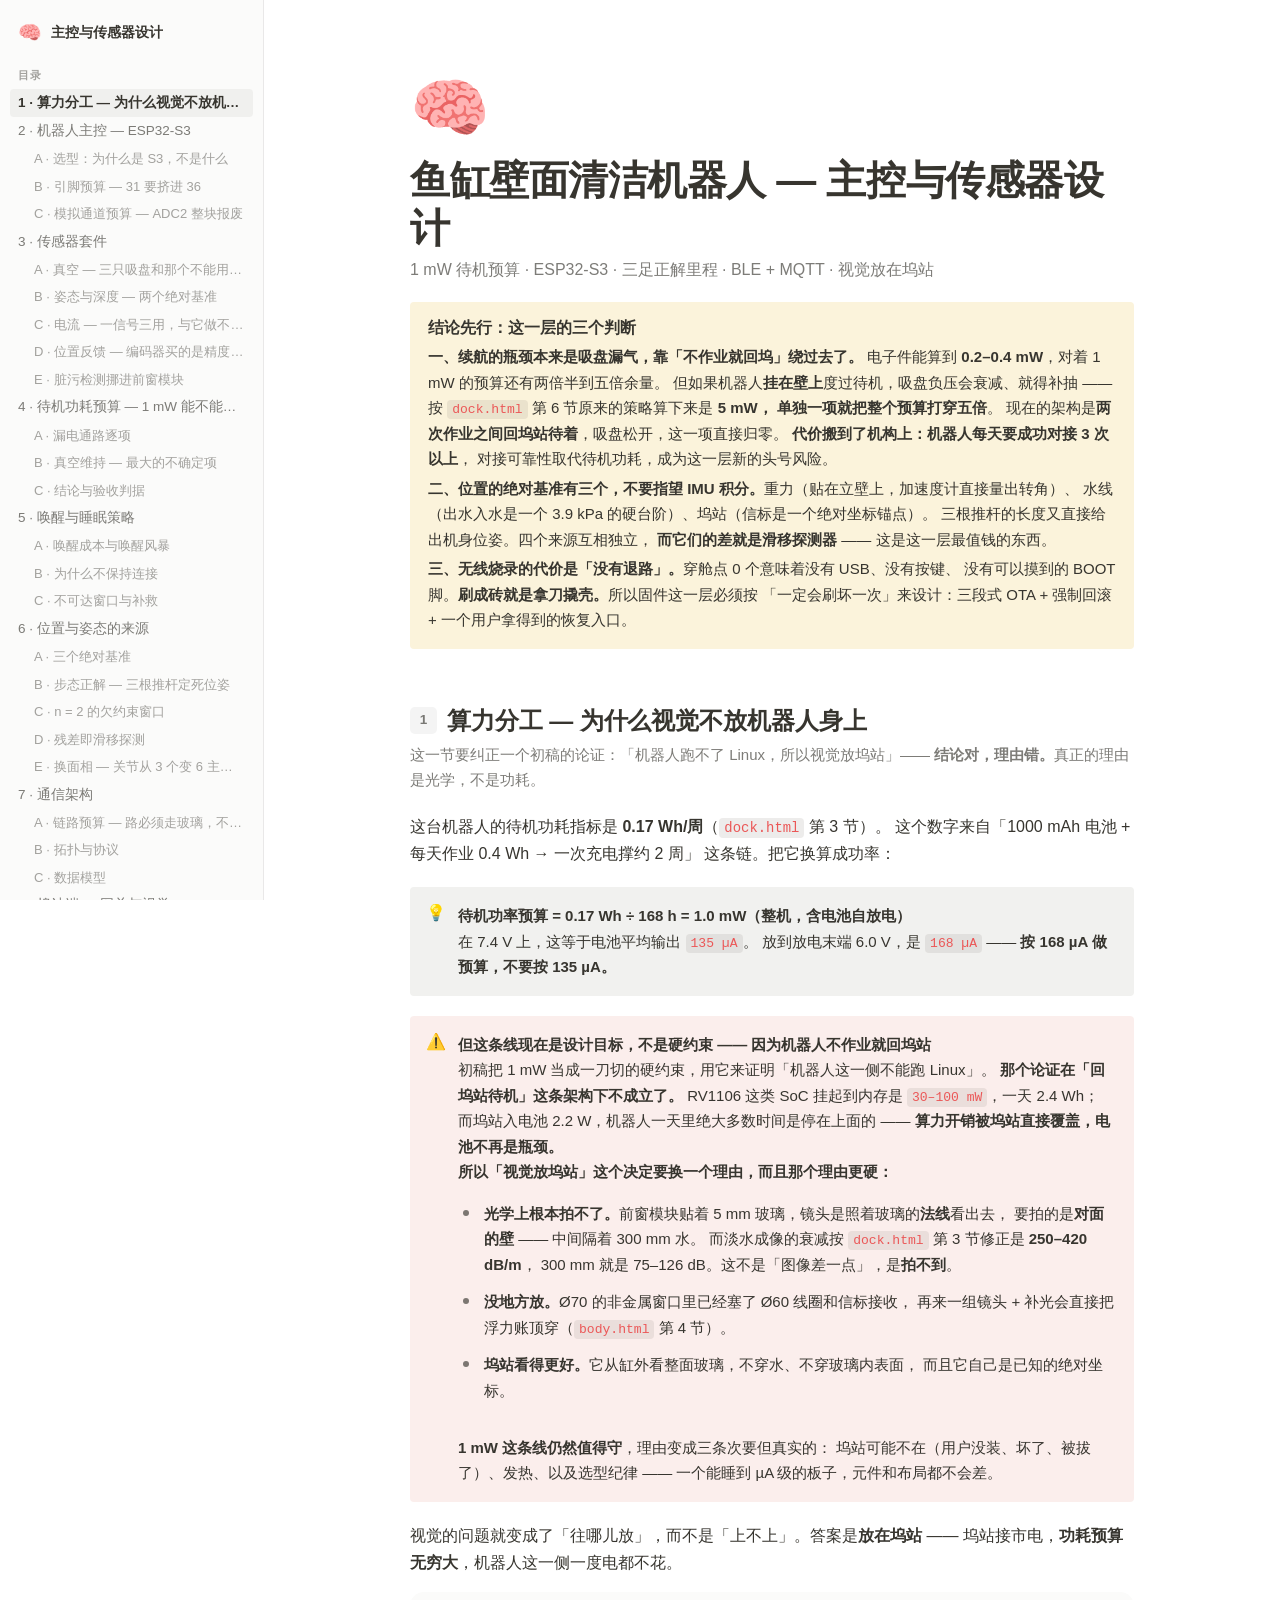
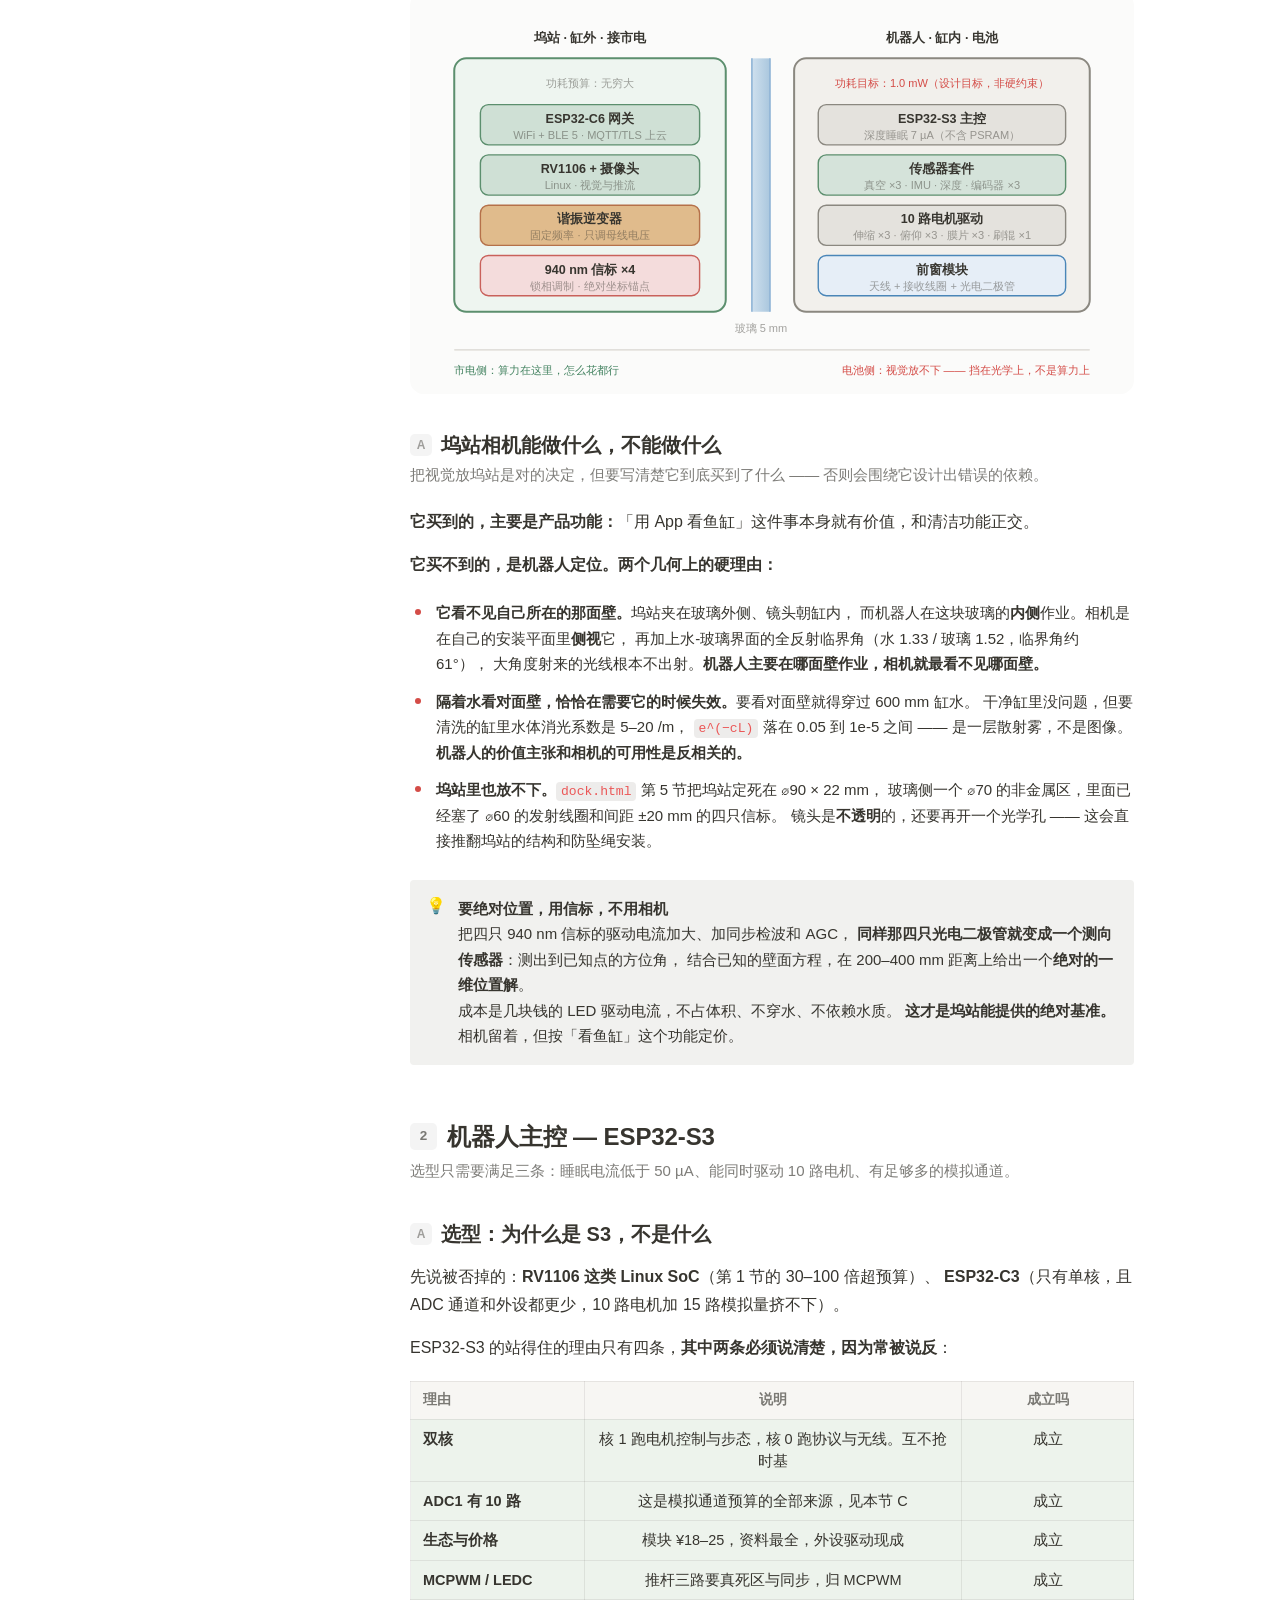
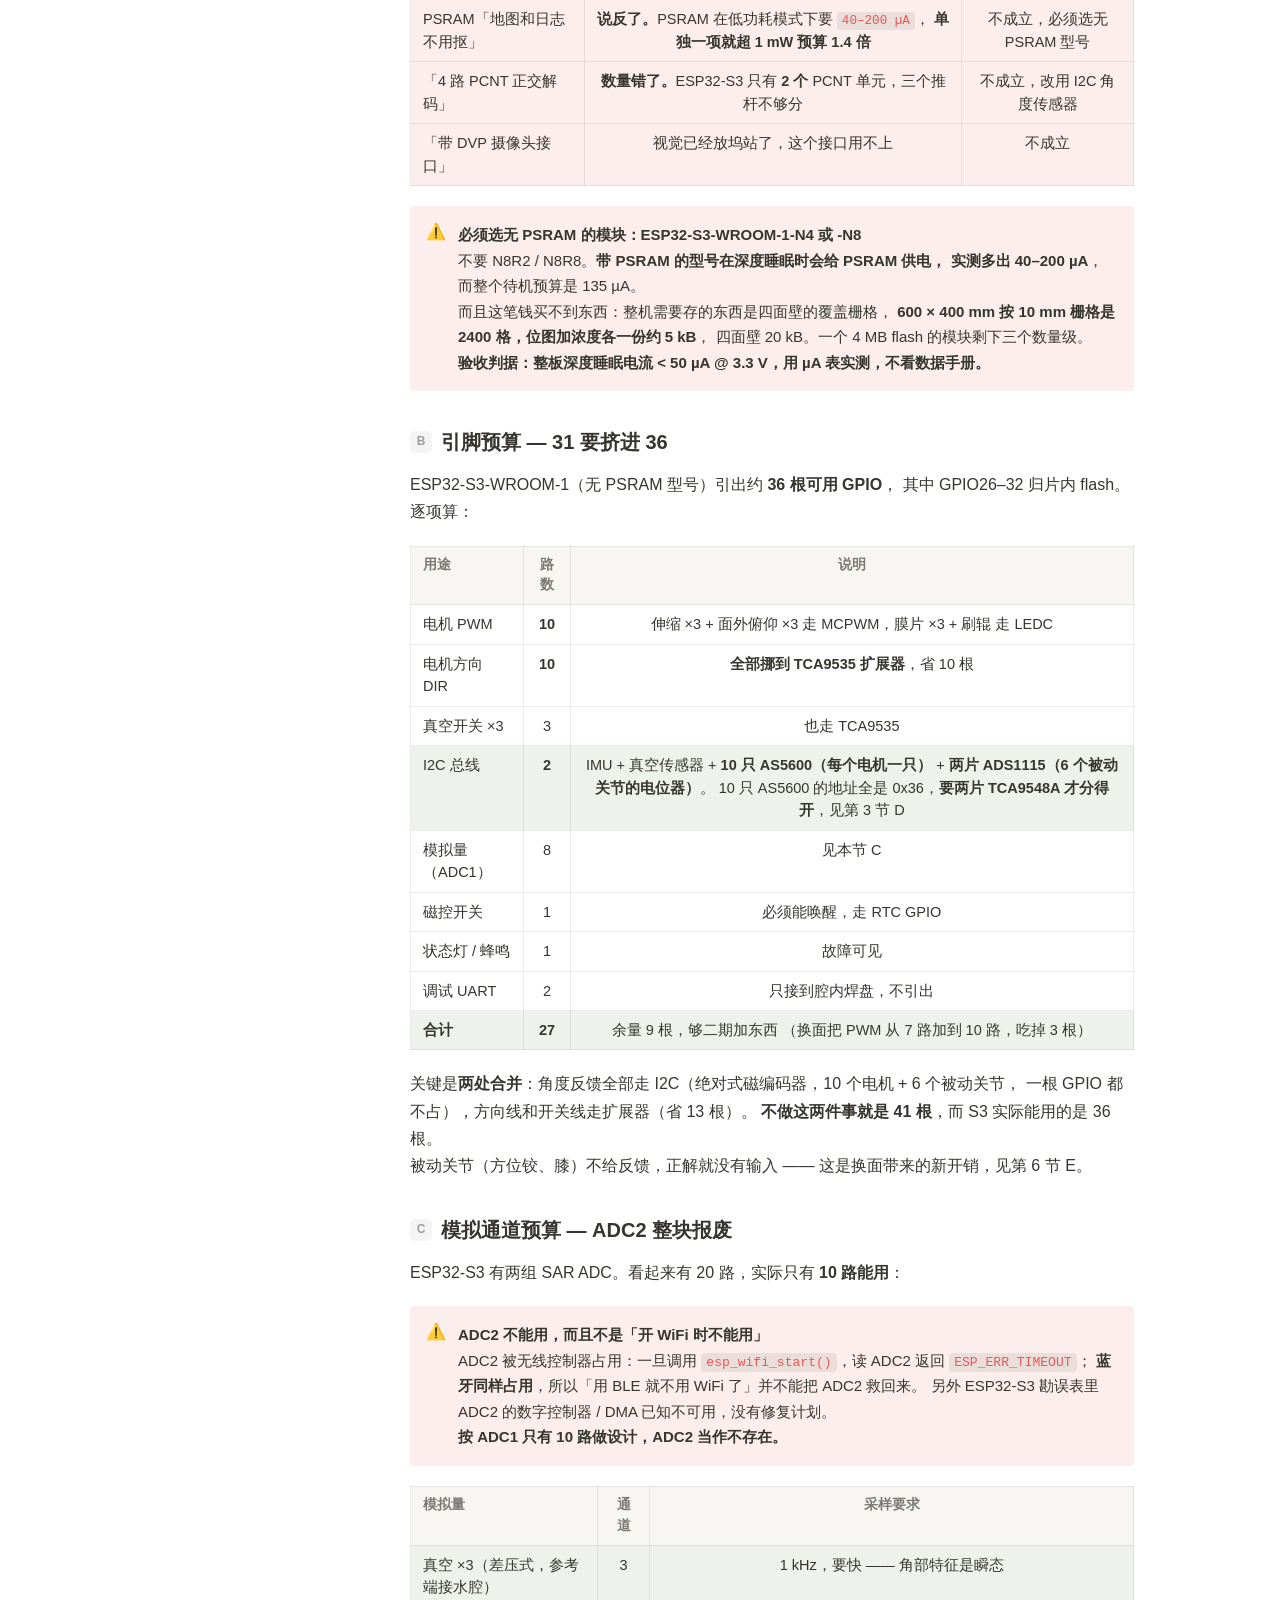
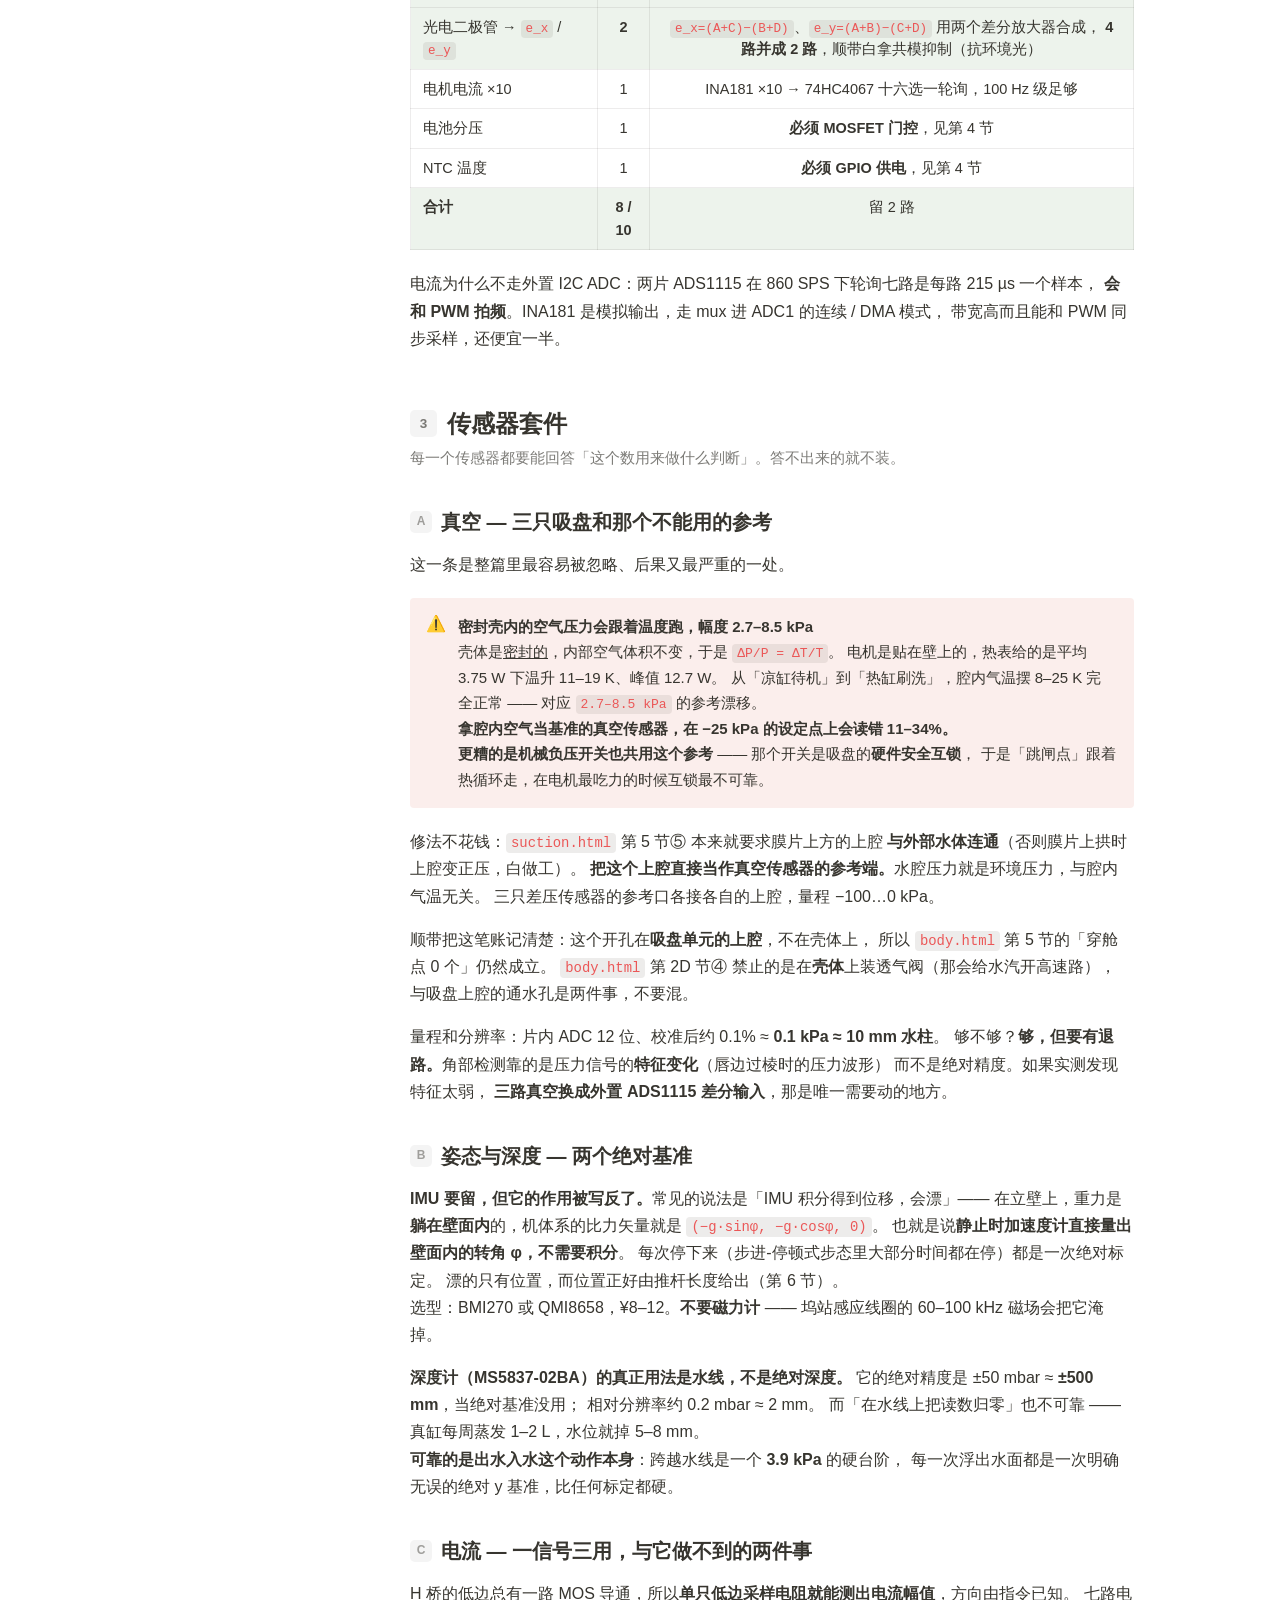
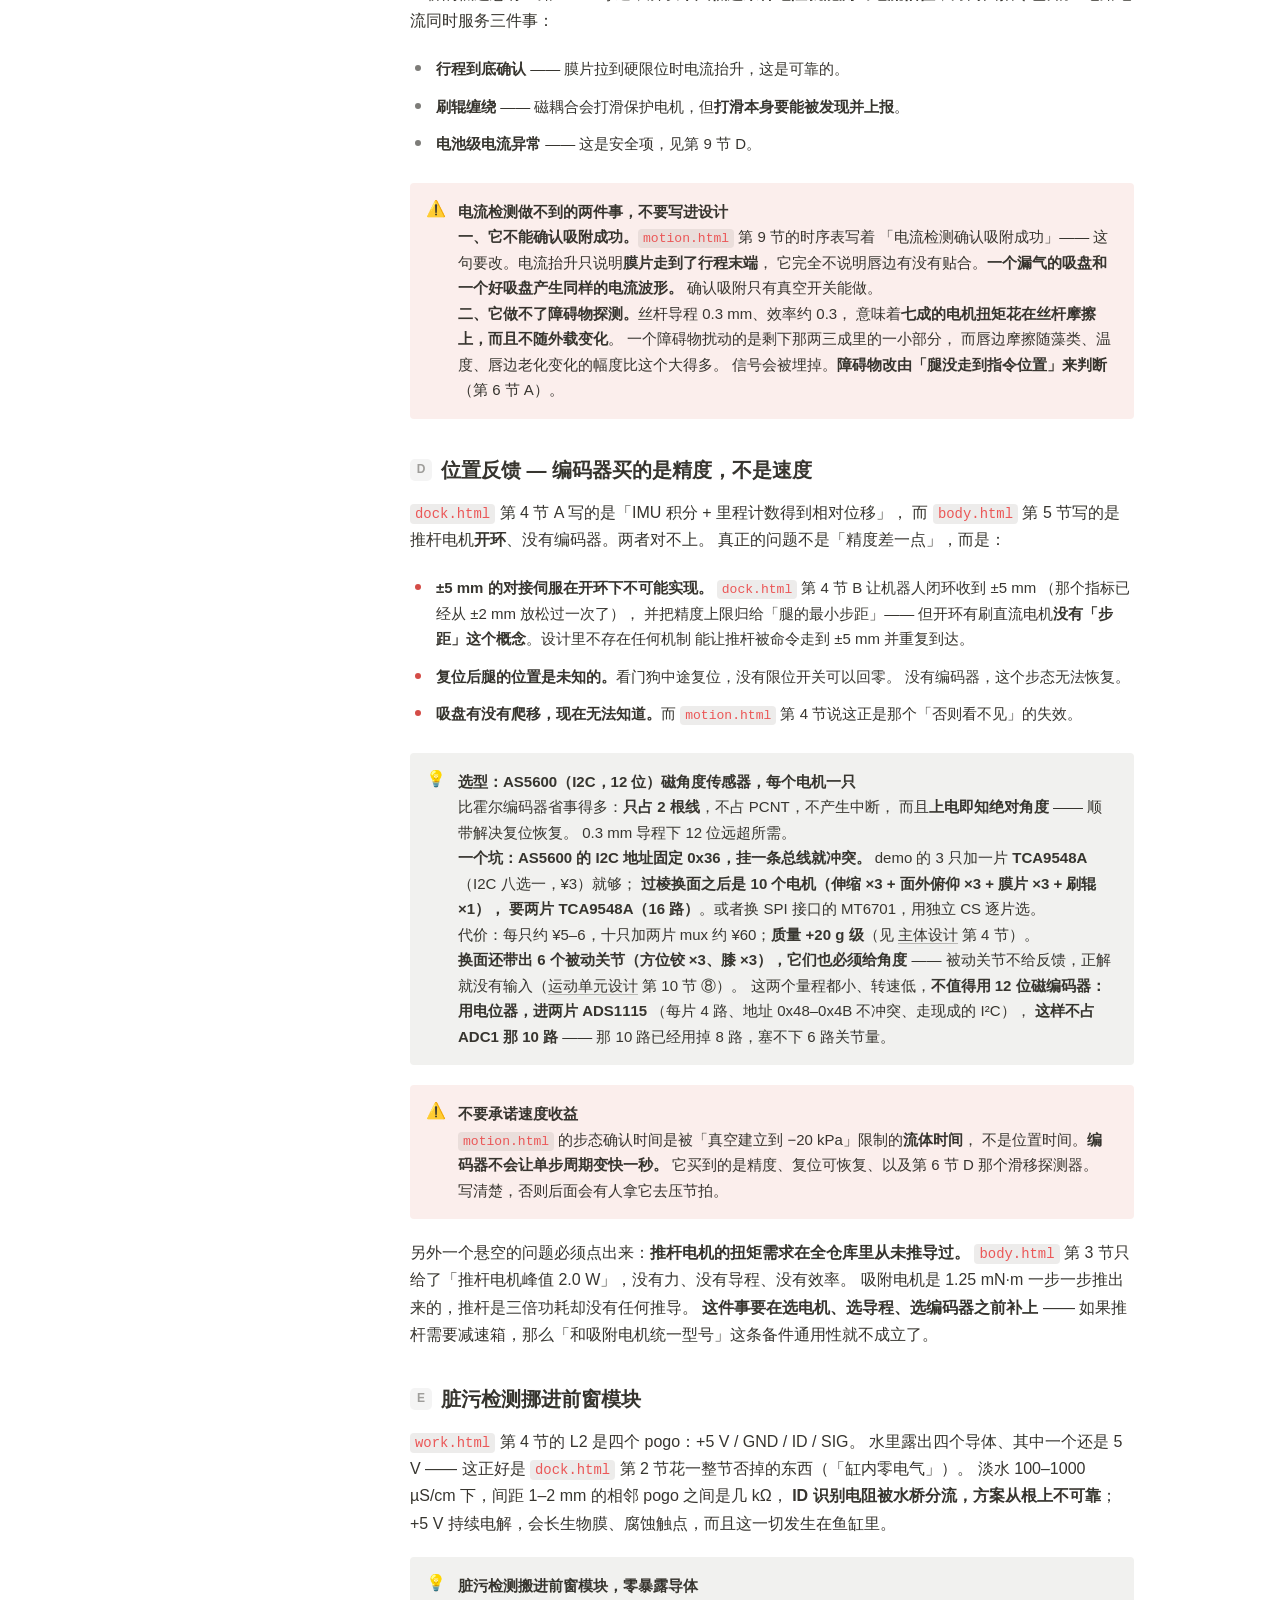
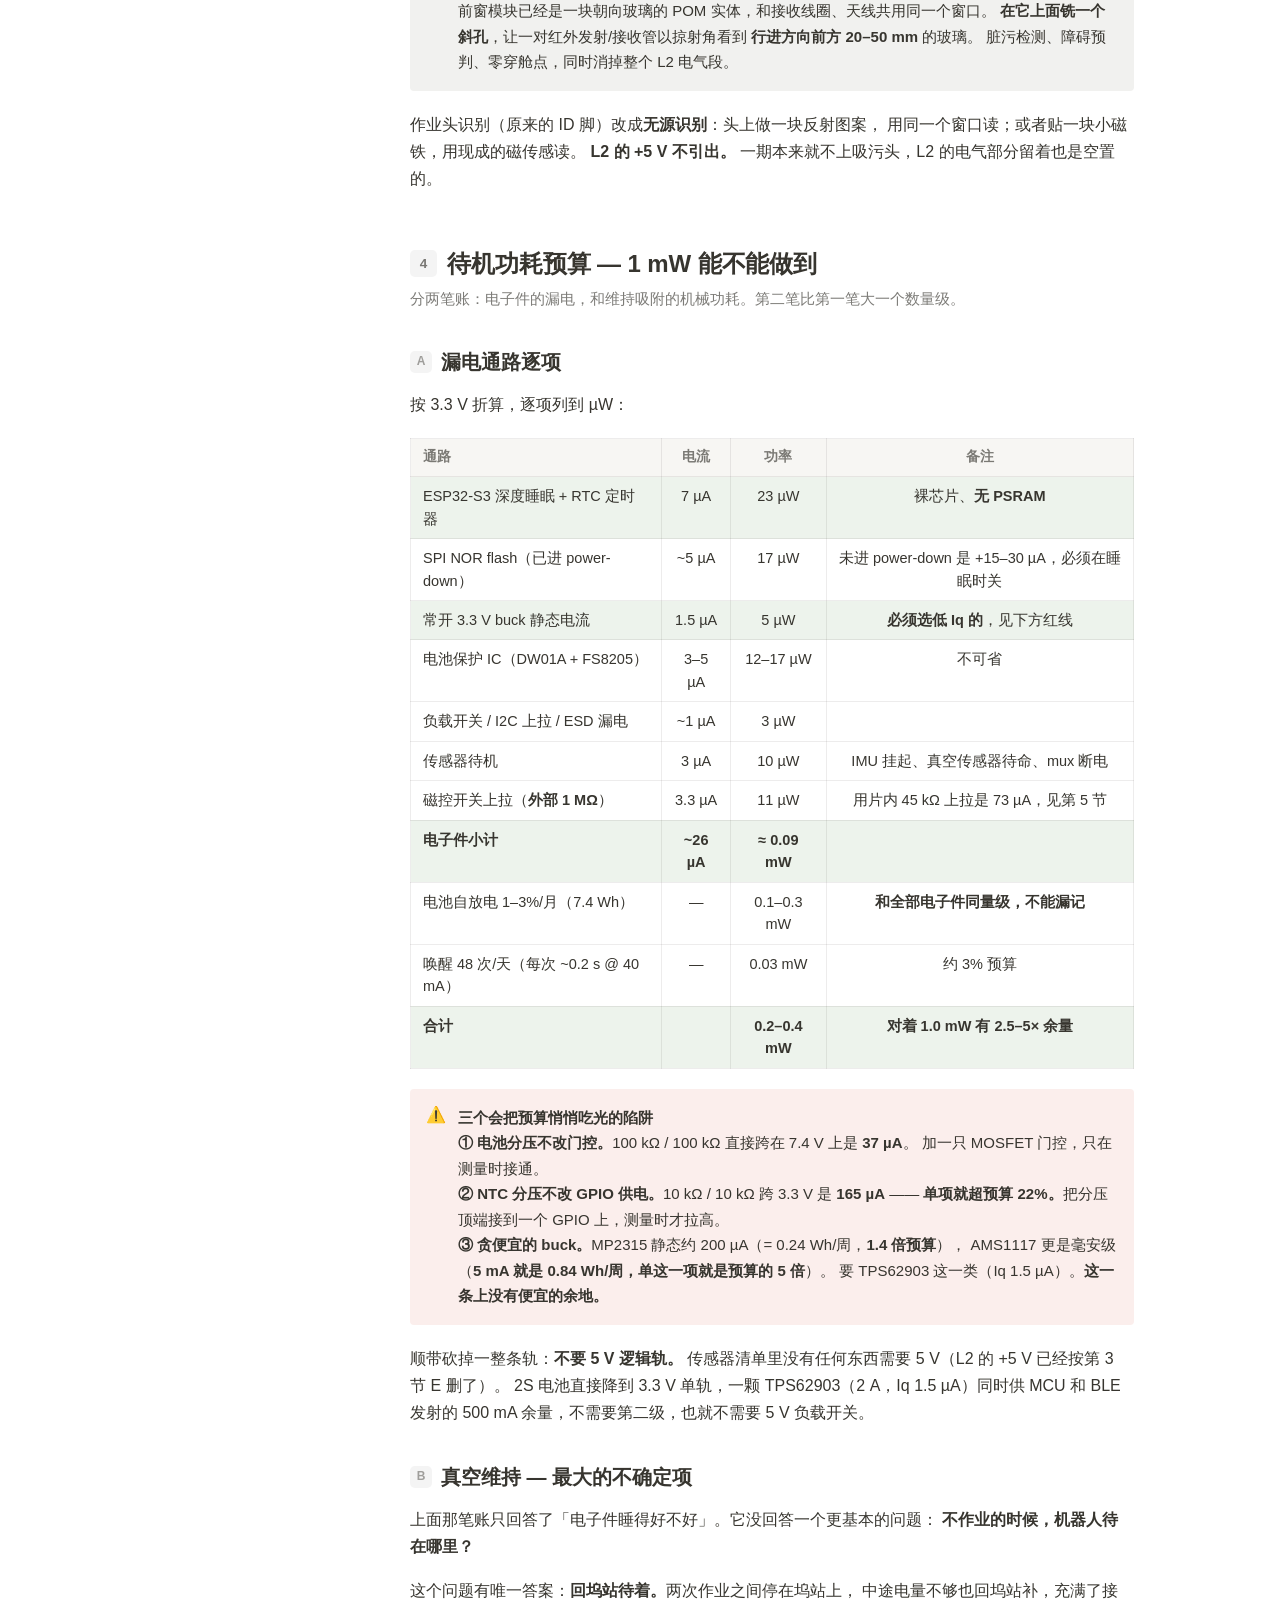
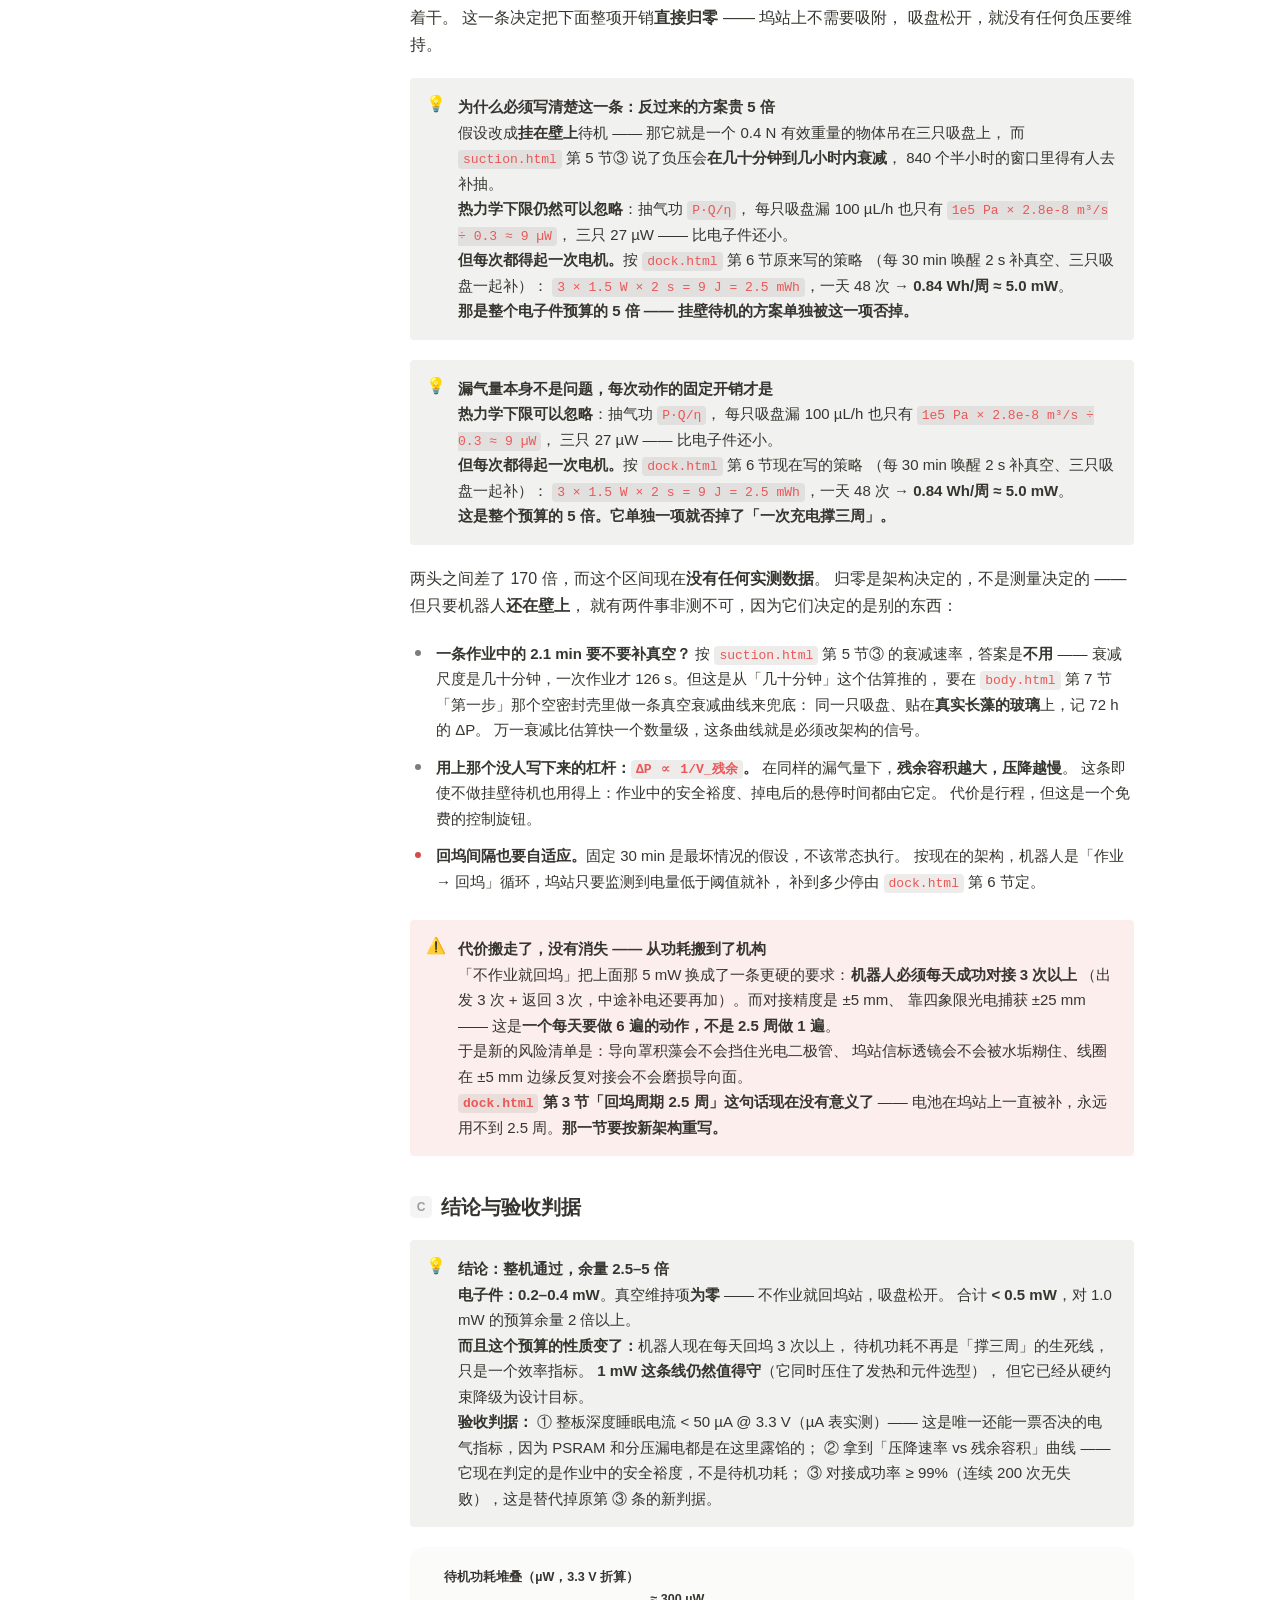
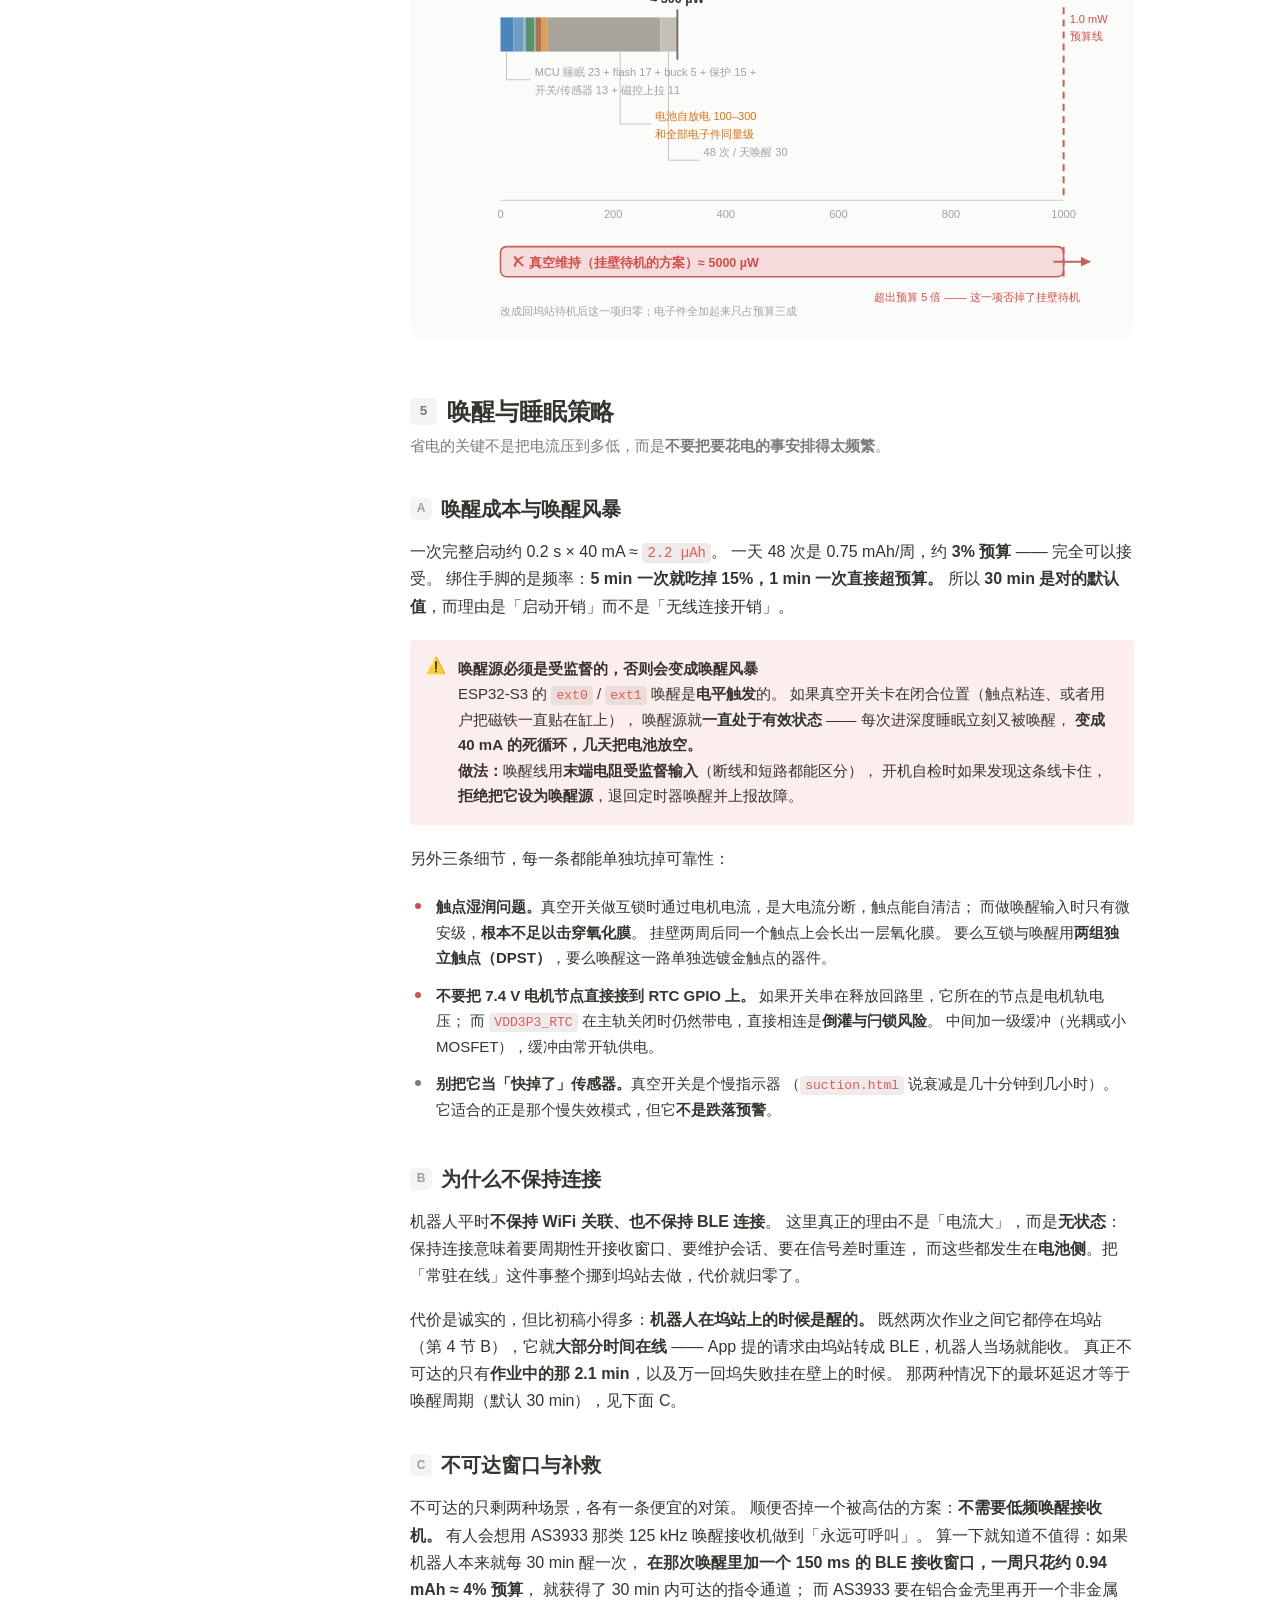
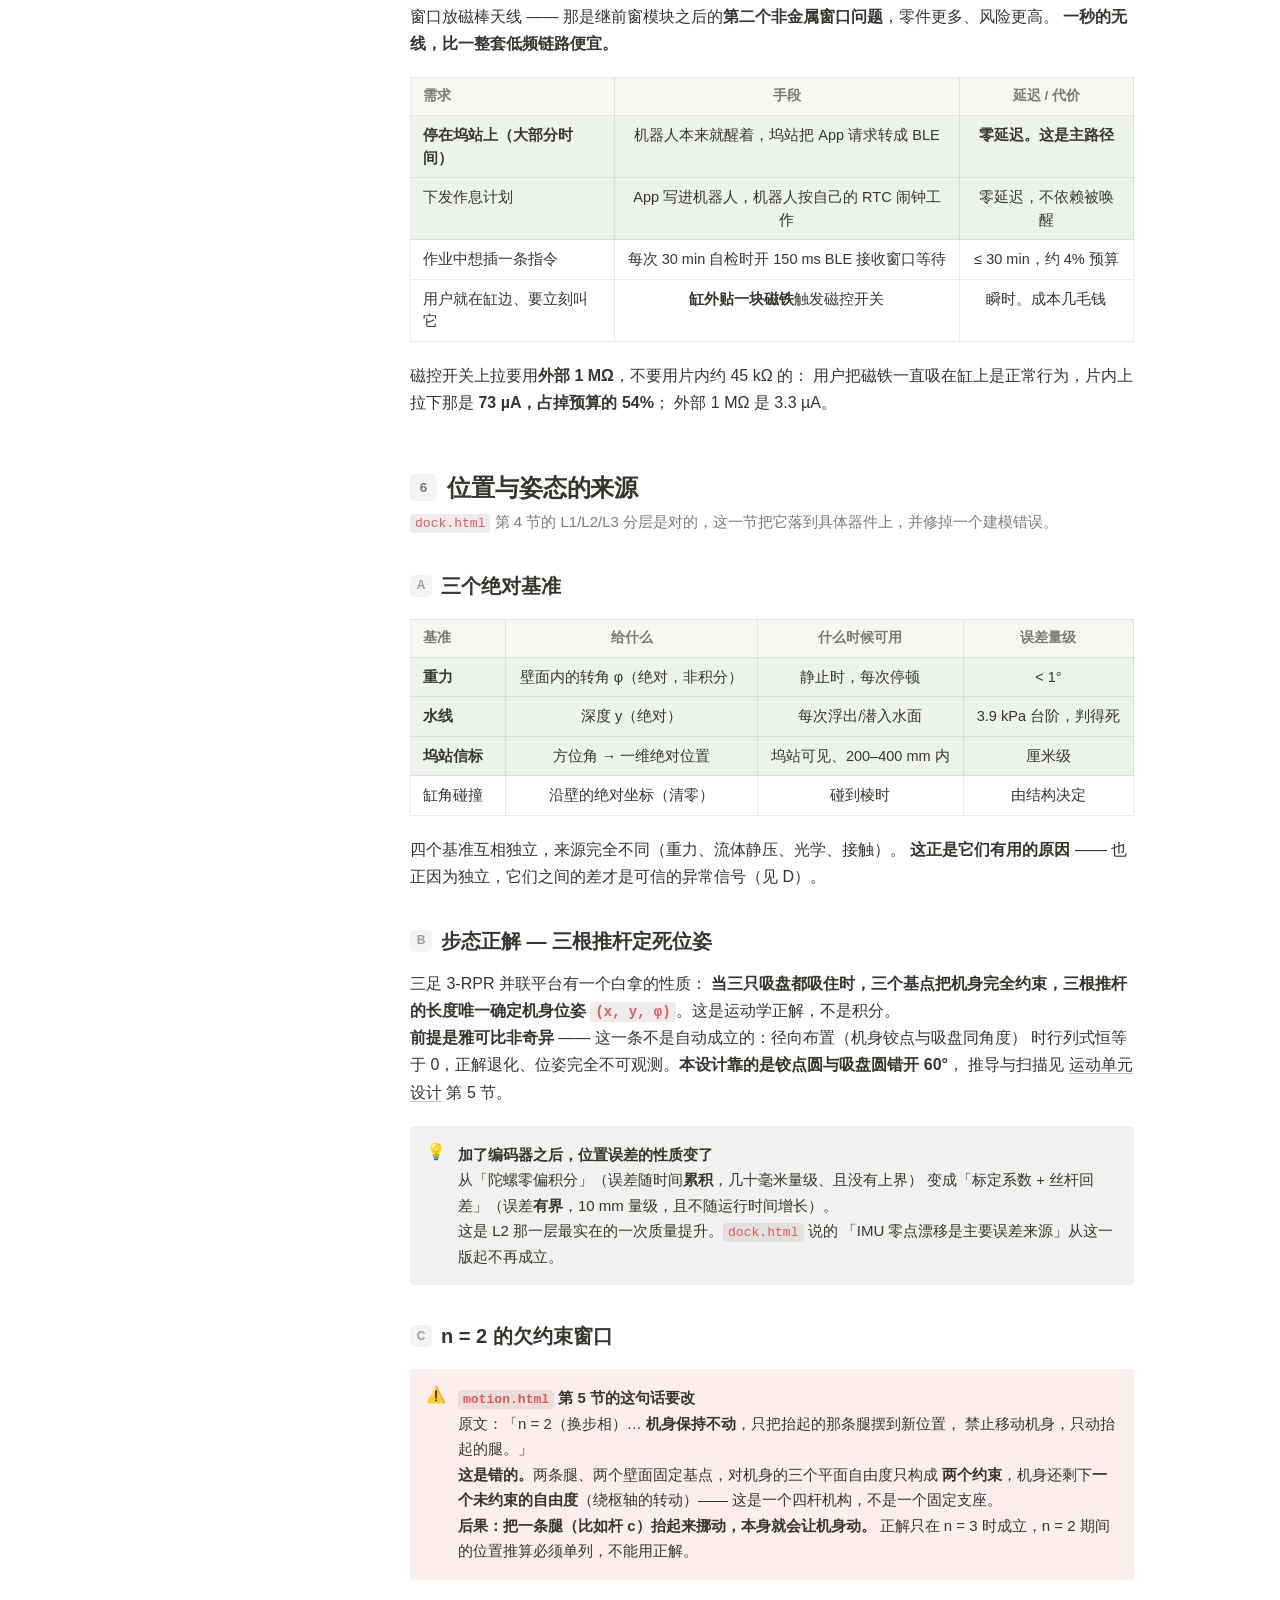
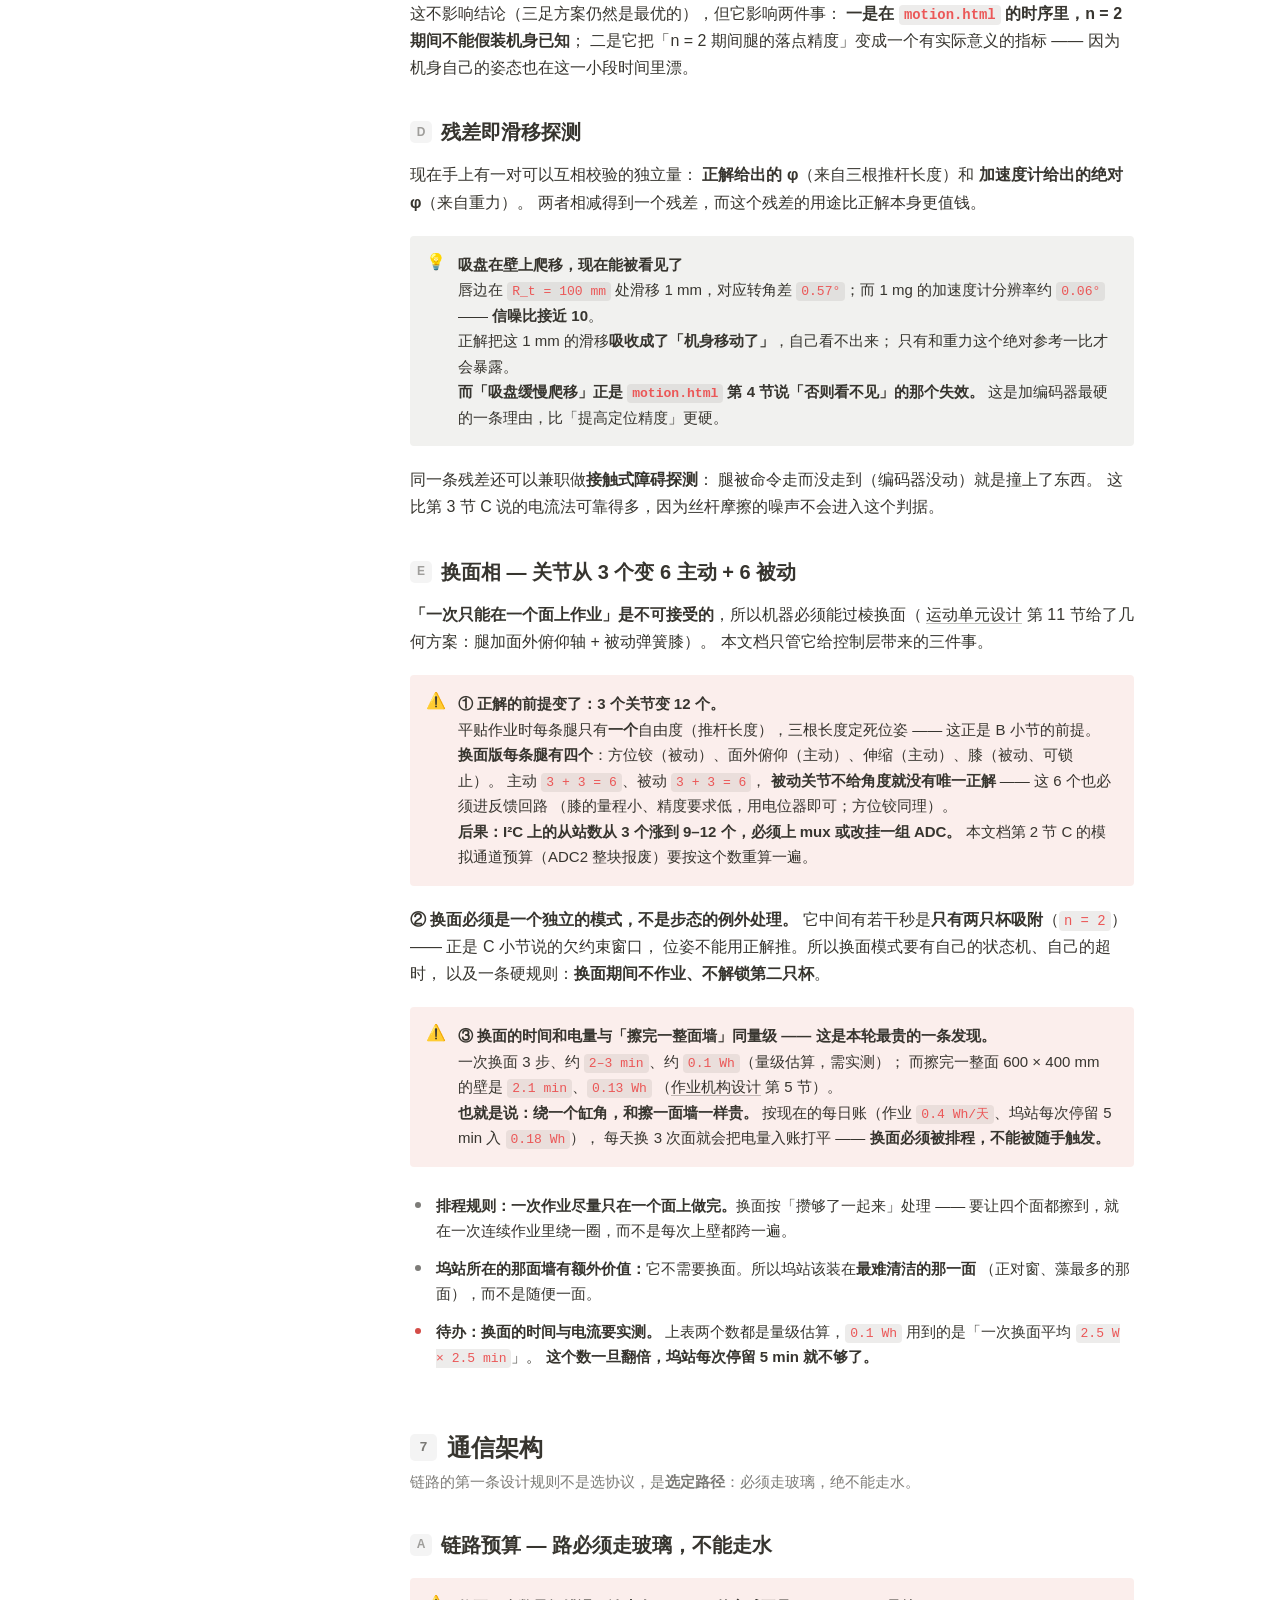
<file: ctrl.html>
<!DOCTYPE html>
<html lang="zh-CN">
<head>
<meta charset="UTF-8">
<meta name="viewport" content="width=device-width, initial-scale=1">
<title>鱼缸壁面清洁机器人 — 主控与传感器设计</title>
<link rel="stylesheet" href="assets/notion.css">
</head>
<body>
<nav class="side" id="side">
  <div class="side-doc"><span class="side-icon">🧠</span><span class="side-name">主控与传感器设计</span></div>
  <div class="side-label">目录</div>
  <ul class="side-list">
    <li><a href="#s1" title="1 · 算力分工 — 为什么视觉不放机器人身上">1 · 算力分工 — 为什么视觉不放机器人身上</a></li>
    <li><a href="#s2" title="2 · 机器人主控 — ESP32-S3">2 · 机器人主控 — ESP32-S3</a></li>
    <li class="lv2"><a href="#s2a1" title="A · 选型：为什么是 S3，不是什么">A · 选型：为什么是 S3，不是什么</a></li>
    <li class="lv2"><a href="#s2a2" title="B · 引脚预算 — 31 要挤进 36">B · 引脚预算 — 31 要挤进 36</a></li>
    <li class="lv2"><a href="#s2a3" title="C · 模拟通道预算 — ADC2 整块报废">C · 模拟通道预算 — ADC2 整块报废</a></li>
    <li><a href="#s3" title="3 · 传感器套件">3 · 传感器套件</a></li>
    <li class="lv2"><a href="#s3a1" title="A · 真空 — 三只吸盘和那个不能用的参考">A · 真空 — 三只吸盘和那个不能用的参考</a></li>
    <li class="lv2"><a href="#s3a2" title="B · 姿态与深度 — 两个绝对基准">B · 姿态与深度 — 两个绝对基准</a></li>
    <li class="lv2"><a href="#s3a3" title="C · 电流 — 一信号三用，与它做不到的两件事">C · 电流 — 一信号三用，与它做不到的两件事</a></li>
    <li class="lv2"><a href="#s3a4" title="D · 位置反馈 — 编码器买的是精度，不是速度">D · 位置反馈 — 编码器买的是精度，不是速度</a></li>
    <li class="lv2"><a href="#s3a5" title="E · 脏污检测挪进前窗模块">E · 脏污检测挪进前窗模块</a></li>
    <li><a href="#s4" title="4 · 待机功耗预算 — 1 mW 能不能做到">4 · 待机功耗预算 — 1 mW 能不能做到</a></li>
    <li class="lv2"><a href="#s4a1" title="A · 漏电通路逐项">A · 漏电通路逐项</a></li>
    <li class="lv2"><a href="#s4a2" title="B · 真空维持 — 最大的不确定项">B · 真空维持 — 最大的不确定项</a></li>
    <li class="lv2"><a href="#s4a3" title="C · 结论与验收判据">C · 结论与验收判据</a></li>
    <li><a href="#s5" title="5 · 唤醒与睡眠策略">5 · 唤醒与睡眠策略</a></li>
    <li class="lv2"><a href="#s5a1" title="A · 唤醒成本与唤醒风暴">A · 唤醒成本与唤醒风暴</a></li>
    <li class="lv2"><a href="#s5a2" title="B · 为什么不保持连接">B · 为什么不保持连接</a></li>
    <li class="lv2"><a href="#s5a3" title="C · 不可达窗口与补救">C · 不可达窗口与补救</a></li>
    <li><a href="#s6" title="6 · 位置与姿态的来源">6 · 位置与姿态的来源</a></li>
    <li class="lv2"><a href="#s6a1" title="A · 三个绝对基准">A · 三个绝对基准</a></li>
    <li class="lv2"><a href="#s6a2" title="B · 步态正解 — 三根推杆定死位姿">B · 步态正解 — 三根推杆定死位姿</a></li>
    <li class="lv2"><a href="#s6a3" title="C · n = 2 的欠约束窗口">C · n = 2 的欠约束窗口</a></li>
    <li class="lv2"><a href="#s6a4" title="D · 残差即滑移探测">D · 残差即滑移探测</a></li>
    <li class="lv2"><a href="#s6a5" title="E · 换面相 — 关节从 3 个变 6 主动 + 6 被动">E · 换面相 — 关节从 3 个变 6 主动 + 6 被动</a></li>
    <li><a href="#s7" title="7 · 通信架构">7 · 通信架构</a></li>
    <li class="lv2"><a href="#s7a1" title="A · 链路预算 — 路必须走玻璃，不能走水">A · 链路预算 — 路必须走玻璃，不能走水</a></li>
    <li class="lv2"><a href="#s7a2" title="B · 拓扑与协议">B · 拓扑与协议</a></li>
    <li class="lv2"><a href="#s7a3" title="C · 数据模型">C · 数据模型</a></li>
    <li><a href="#s8" title="8 · 坞站端 — 网关与视觉">8 · 坞站端 — 网关与视觉</a></li>
    <li class="lv2"><a href="#s8a1" title="A · 双芯片分工">A · 双芯片分工</a></li>
    <li class="lv2"><a href="#s8a2" title="B · 逆变器不自产 PWM">B · 逆变器不自产 PWM</a></li>
    <li class="lv2"><a href="#s8a3" title="C · 信标与锁相解调">C · 信标与锁相解调</a></li>
    <li><a href="#s9" title="9 · 固件、OTA 与不可维修性">9 · 固件、OTA 与不可维修性</a></li>
    <li class="lv2"><a href="#s9a1" title="A · 三段式 OTA">A · 三段式 OTA</a></li>
    <li class="lv2"><a href="#s9a2" title="B · 磁铁作恢复入口">B · 磁铁作恢复入口</a></li>
    <li class="lv2"><a href="#s9a3" title="C · 看门狗安全态与上电顺序">C · 看门狗安全态与上电顺序</a></li>
    <li class="lv2"><a href="#s9a4" title="D · 保护板自锁与黑匣子">D · 保护板自锁与黑匣子</a></li>
    <li><a href="#s10" title="10 · 对其它文档的修改要求">10 · 对其它文档的修改要求</a></li>
    <li><a href="#s11" title="11 · 实施路线">11 · 实施路线</a></li>
  </ul>
</nav>
<button class="side-btn" type="button" aria-label="目录">&#9776;</button>
<main class="page">
<div class="page-inner">

<header>
  <div class="page-icon">🧠</div>
  <h1>鱼缸壁面清洁机器人 — 主控与传感器设计</h1>
  <p class="sub">1 mW 待机预算 · ESP32-S3 · 三足正解里程 · BLE + MQTT · 视觉放在坞站</p>
</header>

<!-- ══════ 结论先行 ══════ -->
<div class="keybox">
  <h3>结论先行：这一层的三个判断</h3>
  <p>
    <b>一、续航的瓶颈本来是吸盘漏气，靠「不作业就回坞」绕过去了。</b>
    电子件能算到 <b>0.2–0.4 mW</b>，对着 1 mW 的预算还有两倍半到五倍余量。
    但如果机器人<b>挂在壁上</b>度过待机，吸盘负压会衰减、就得补抽 ——
    按 <code>dock.html</code> 第 6 节原来的策略算下来是 <b>5 mW，
    单独一项就把整个预算打穿五倍</b>。
    现在的架构是<b>两次作业之间回坞站待着</b>，吸盘松开，这一项直接归零。
    <b>代价搬到了机构上：机器人每天要成功对接 3 次以上</b>，
    对接可靠性取代待机功耗，成为这一层新的头号风险。
  </p>
  <p>
    <b>二、位置的绝对基准有三个，不要指望 IMU 积分。</b>重力（贴在立壁上，加速度计直接量出转角）、
    水线（出水入水是一个 3.9 kPa 的硬台阶）、坞站（信标是一个绝对坐标锚点）。
    三根推杆的长度又直接给出机身位姿。四个来源互相独立，
    <b>而它们的差就是滑移探测器</b> —— 这是这一层最值钱的东西。
  </p>
  <p>
    <b>三、无线烧录的代价是「没有退路」。</b>穿舱点 0 个意味着没有 USB、没有按键、
    没有可以摸到的 BOOT 脚。<b>刷成砖就是拿刀撬壳。</b>所以固件这一层必须按
    「一定会刷坏一次」来设计：三段式 OTA + 强制回滚 + 一个用户拿得到的恢复入口。
  </p>
</div>

<!-- ══════ 1 算力分工 ══════ -->
<div class="card">
  <h2 id="s1"><span class="n">1</span>算力分工 — 为什么视觉不放机器人身上</h2>
  <p class="cap">
    这一节要纠正一个初稿的论证：「机器人跑不了 Linux，所以视觉放坞站」——
    <b>结论对，理由错。</b>真正的理由是光学，不是功耗。
  </p>

  <p>
    这台机器人的待机功耗指标是 <b>0.17 Wh/周</b>（<code>dock.html</code> 第 3 节）。
    这个数字来自「1000 mAh 电池 + 每天作业 0.4 Wh → 一次充电撑约 2 周」
    这条链。把它换算成功率：
  </p>

  <div class="formula">
    <b>待机功率预算 = 0.17 Wh ÷ 168 h = 1.0 mW（整机，含电池自放电）</b><br>
    在 7.4 V 上，这等于电池平均输出 <code>135 µA</code>。
    放到放电末端 6.0 V，是 <code>168 µA</code> —— <b>按 168 µA 做预算，不要按 135 µA。</b>
  </div>

  <div class="formula w">
    <b>但这条线现在是设计目标，不是硬约束 —— 因为机器人不作业就回坞站</b><br>
    初稿把 1 mW 当成一刀切的硬约束，用它来证明「机器人这一侧不能跑 Linux」。
    <b>那个论证在「回坞站待机」这条架构下不成立了。</b>
    RV1106 这类 SoC 挂起到内存是 <code>30–100 mW</code>，一天 2.4 Wh；
    而坞站入电池 2.2 W，机器人一天里绝大多数时间是停在上面的 ——
    <b>算力开销被坞站直接覆盖，电池不再是瓶颈。</b>
    <br><b>所以「视觉放坞站」这个决定要换一个理由，而且那个理由更硬：</b>
    <ul class="pts" style="margin:10px 0 0">
      <li><b>光学上根本拍不了。</b>前窗模块贴着 5 mm 玻璃，镜头是照着玻璃的<b>法线</b>看出去，
        要拍的是<b>对面的壁</b> —— 中间隔着 300 mm 水。
        而淡水成像的衰减按 <code>dock.html</code> 第 3 节修正是 <b>250–420 dB/m</b>，
        300 mm 就是 75–126 dB。这不是「图像差一点」，是<b>拍不到</b>。</li>
      <li><b>没地方放。</b>Ø70 的非金属窗口里已经塞了 Ø60 线圈和信标接收，
        再来一组镜头 + 补光会直接把浮力账顶穿（<code>body.html</code> 第 4 节）。</li>
      <li><b>坞站看得更好。</b>它从缸外看整面玻璃，不穿水、不穿玻璃内表面，
        而且它自己是已知的绝对坐标。</li>
    </ul>
    <br><b>1 mW 这条线仍然值得守</b>，理由变成三条次要但真实的：
    坞站可能不在（用户没装、坏了、被拔了）、发热、以及选型纪律 ——
    一个能睡到 µA 级的板子，元件和布局都不会差。
  </div>

  <p>
    视觉的问题就变成了「往哪儿放」，而不是「上不上」。答案是<b>放在坞站</b> ——
    坞站接市电，<b>功耗预算无穷大</b>，机器人这一侧一度电都不花。
  </p>

  <svg viewBox="0 0 720 400" role="img" aria-label="算力与功耗的分工：市电侧与电池侧" style="width:100%;height:auto">
    <defs>
      <linearGradient id="c1Glass" x1="0" y1="0" x2="1" y2="0">
        <stop offset="0" stop-color="#cfe0ee"/><stop offset="1" stop-color="#aac7de"/>
      </linearGradient>
    </defs>
    <rect width="720" height="400" rx="14" fill="#fbfbfa"/>

    <!-- 玻璃 -->
    <rect x="340" y="66" width="18" height="252" fill="url(#c1Glass)"/>
    <line x1="340" y1="66" x2="340" y2="318" stroke="#8fb4d6" stroke-width="1.6"/>
    <line x1="358" y1="66" x2="358" y2="318" stroke="#8fb4d6" stroke-width="1.6"/>
    <text x="349" y="338" text-anchor="middle" class="s-sub">玻璃 5 mm</text>

    <!-- ── 左侧：坞站 ── -->
    <rect x="44" y="66" width="270" height="252" rx="12"
          fill="#eef5f0" stroke="#5c8f6e" stroke-width="2"/>
    <text x="179" y="50" text-anchor="middle" class="s-lbl">坞站 · 缸外 · 接市电</text>
    <text x="179" y="94" text-anchor="middle" class="s-sub">功耗预算：无穷大</text>

    <rect x="70" y="112" width="218" height="40" rx="8" fill="#cfe0d5" stroke="#5c8f6e" stroke-width="1.4"/>
    <text x="179" y="130" text-anchor="middle" class="s-lbl">ESP32-C6 网关</text>
    <text x="179" y="146" text-anchor="middle" class="s-sub">WiFi + BLE 5 · MQTT/TLS 上云</text>

    <rect x="70" y="162" width="218" height="40" rx="8" fill="#cfe0d5" stroke="#5c8f6e" stroke-width="1.4"/>
    <text x="179" y="180" text-anchor="middle" class="s-lbl">RV1106 + 摄像头</text>
    <text x="179" y="196" text-anchor="middle" class="s-sub">Linux · 视觉与推流</text>

    <rect x="70" y="212" width="218" height="40" rx="8" fill="#e0bb8c" stroke="#b5714a" stroke-width="1.4"/>
    <text x="179" y="230" text-anchor="middle" class="s-lbl">谐振逆变器</text>
    <text x="179" y="246" text-anchor="middle" class="s-sub">固定频率 · 只调母线电压</text>

    <rect x="70" y="262" width="218" height="40" rx="8" fill="#f4dcdc" stroke="#c9615b" stroke-width="1.4"/>
    <text x="179" y="280" text-anchor="middle" class="s-lbl">940 nm 信标 ×4</text>
    <text x="179" y="296" text-anchor="middle" class="s-sub">锁相调制 · 绝对坐标锚点</text>

    <!-- ── 右侧：机器人 ── -->
    <rect x="382" y="66" width="294" height="252" rx="12"
          fill="#f2f0ec" stroke="#8b8880" stroke-width="2"/>
    <text x="529" y="50" text-anchor="middle" class="s-lbl">机器人 · 缸内 · 电池</text>
    <text x="529" y="94" text-anchor="middle" class="s-sub" style="fill:var(--red-fg)">功耗目标：1.0 mW（设计目标，非硬约束）</text>

    <rect x="406" y="112" width="246" height="40" rx="8" fill="#e4e2dd" stroke="#8b8880" stroke-width="1.4"/>
    <text x="529" y="130" text-anchor="middle" class="s-lbl">ESP32-S3 主控</text>
    <text x="529" y="146" text-anchor="middle" class="s-sub">深度睡眠 7 µA（不含 PSRAM）</text>

    <rect x="406" y="162" width="246" height="40" rx="8" fill="#d5e3da" stroke="#5c8f6e" stroke-width="1.4"/>
    <text x="529" y="180" text-anchor="middle" class="s-lbl">传感器套件</text>
    <text x="529" y="196" text-anchor="middle" class="s-sub">真空 ×3 · IMU · 深度 · 编码器 ×3</text>

    <rect x="406" y="212" width="246" height="40" rx="8" fill="#e4e2dd" stroke="#8b8880" stroke-width="1.4"/>
    <text x="529" y="230" text-anchor="middle" class="s-lbl">10 路电机驱动</text>
    <text x="529" y="246" text-anchor="middle" class="s-sub">伸缩 ×3 · 俯仰 ×3 · 膜片 ×3 · 刷辊 ×1</text>

    <rect x="406" y="262" width="246" height="40" rx="8" fill="#e6eef7" stroke="#4a86b8" stroke-width="1.4"/>
    <text x="529" y="280" text-anchor="middle" class="s-lbl">前窗模块</text>
    <text x="529" y="296" text-anchor="middle" class="s-sub">天线 + 接收线圈 + 光电二极管</text>

    <!-- 底部对比 -->
    <line x1="44" y1="356" x2="676" y2="356" stroke="#d9d6d0" stroke-width="1.2"/>
    <text x="44" y="380" class="s-sub" style="fill:var(--green-fg)">市电侧：算力在这里，怎么花都行</text>
    <text x="676" y="380" text-anchor="end" class="s-sub" style="fill:var(--red-fg)">电池侧：视觉放不下 —— 挡在光学上，不是算力上</text>
  </svg>

  <h3 id="s1a1"><span class="n">A</span>坞站相机能做什么，不能做什么</h3>
  <p class="cap">
    把视觉放坞站是对的决定，但要写清楚它到底买到了什么 —— 否则会围绕它设计出错误的依赖。
  </p>

  <p><b>它买到的，主要是产品功能：</b>「用 App 看鱼缸」这件事本身就有价值，和清洁功能正交。</p>

  <p><b>它买不到的，是机器人定位。两个几何上的硬理由：</b></p>

  <ul class="pts">
    <li class="w"><b>它看不见自己所在的那面壁。</b>坞站夹在玻璃外侧、镜头朝缸内，
      而机器人在这块玻璃的<b>内侧</b>作业。相机是在自己的安装平面里<b>侧视</b>它，
      再加上水-玻璃界面的全反射临界角（水 1.33 / 玻璃 1.52，临界角约 61°），
      大角度射来的光线根本不出射。<b>机器人主要在哪面壁作业，相机就最看不见哪面壁。</b></li>
    <li class="w"><b>隔着水看对面壁，恰恰在需要它的时候失效。</b>要看对面壁就得穿过 600 mm 缸水。
      干净缸里没问题，但要清洗的缸里水体消光系数是 5–20 /m，
      <code>e^(−cL)</code> 落在 0.05 到 1e-5 之间 —— 是一层散射雾，不是图像。
      <b>机器人的价值主张和相机的可用性是反相关的。</b></li>
    <li class="w"><b>坞站里也放不下。</b><code>dock.html</code> 第 5 节把坞站定死在 ∅90 × 22 mm，
      玻璃侧一个 ∅70 的非金属区，里面已经塞了 ∅60 的发射线圈和间距 ±20 mm 的四只信标。
      镜头是<b>不透明</b>的，还要再开一个光学孔 ——
      这会直接推翻坞站的结构和防坠绳安装。</li>
  </ul>

  <div class="formula">
    <b>要绝对位置，用信标，不用相机</b><br>
    把四只 940 nm 信标的驱动电流加大、加同步检波和 AGC，
    <b>同样那四只光电二极管就变成一个测向传感器</b>：测出到已知点的方位角，
    结合已知的壁面方程，在 200–400 mm 距离上给出一个<b>绝对的一维位置解</b>。
    <br>成本是几块钱的 LED 驱动电流，不占体积、不穿水、不依赖水质。
    <b>这才是坞站能提供的绝对基准。</b>相机留着，但按「看鱼缸」这个功能定价。
  </div>
</div>

<!-- ══════ 2 机器人主控 ══════ -->
<div class="card">
  <h2 id="s2"><span class="n">2</span>机器人主控 — ESP32-S3</h2>
  <p class="cap">
    选型只需要满足三条：睡眠电流低于 50 µA、能同时驱动 10 路电机、有足够多的模拟通道。
  </p>

  <h3 id="s2a1"><span class="n">A</span>选型：为什么是 S3，不是什么</h3>

  <p>
    先说被否掉的：<b>RV1106 这类 Linux SoC</b>（第 1 节的 30–100 倍超预算）、
    <b>ESP32-C3</b>（只有单核，且 ADC 通道和外设都更少，10 路电机加 15 路模拟量挤不下）。
  </p>

  <p>ESP32-S3 的站得住的理由只有四条，<b>其中两条必须说清楚，因为常被说反</b>：</p>

  <table>
    <thead><tr><th>理由</th><th>说明</th><th>成立吗</th></tr></thead>
    <tbody>
      <tr class="hl"><td><b>双核</b></td><td>核 1 跑电机控制与步态，核 0 跑协议与无线。互不抢时基</td><td>成立</td></tr>
      <tr class="hl"><td><b>ADC1 有 10 路</b></td><td>这是模拟通道预算的全部来源，见本节 C</td><td>成立</td></tr>
      <tr class="hl"><td><b>生态与价格</b></td><td>模块 ¥18–25，资料最全，外设驱动现成</td><td>成立</td></tr>
      <tr class="hl"><td><b>MCPWM / LEDC</b></td><td>推杆三路要真死区与同步，归 MCPWM</td><td>成立</td></tr>
      <tr class="bad"><td>PSRAM「地图和日志不用抠」</td><td class="bad"><b>说反了。</b>PSRAM 在低功耗模式下要 <code>40–200 µA</code>，
        <b>单独一项就超 1 mW 预算 1.4 倍</b></td><td class="bad">不成立，必须选无 PSRAM 型号</td></tr>
      <tr class="bad"><td>「4 路 PCNT 正交解码」</td><td class="bad"><b>数量错了。</b>ESP32-S3 只有 <b>2 个</b> PCNT 单元，三个推杆不够分</td><td class="bad">不成立，改用 I2C 角度传感器</td></tr>
      <tr class="bad"><td>「带 DVP 摄像头接口」</td><td class="bad">视觉已经放坞站了，这个接口用不上</td><td class="bad">不成立</td></tr>
    </tbody>
  </table>

  <div class="formula w">
    <b>必须选无 PSRAM 的模块：ESP32-S3-WROOM-1-N4 或 -N8</b><br>
    不要 N8R2 / N8R8。<b>带 PSRAM 的型号在深度睡眠时会给 PSRAM 供电，
    实测多出 40–200 µA</b>，而整个待机预算是 135 µA。
    <br>而且这笔钱买不到东西：整机需要存的东西是四面壁的覆盖栅格，
    <b>600 × 400 mm 按 10 mm 栅格是 2400 格，位图加浓度各一份约 5 kB</b>，
    四面壁 20 kB。一个 4 MB flash 的模块剩下三个数量级。
    <br><b>验收判据：整板深度睡眠电流 &lt; 50 µA @ 3.3 V，用 µA 表实测，不看数据手册。</b>
  </div>

  <h3 id="s2a2"><span class="n">B</span>引脚预算 — 31 要挤进 36</h3>

  <p>
    ESP32-S3-WROOM-1（无 PSRAM 型号）引出约 <b>36 根可用 GPIO</b>，
    其中 GPIO26–32 归片内 flash。逐项算：
  </p>

  <table>
    <thead><tr><th>用途</th><th>路数</th><th>说明</th></tr></thead>
    <tbody>
      <tr><td>电机 PWM</td><td><b>10</b></td><td>伸缩 ×3 + 面外俯仰 ×3 走 MCPWM，膜片 ×3 + 刷辊 走 LEDC</td></tr>
      <tr><td>电机方向 DIR</td><td><b>10</b></td><td><b>全部挪到 TCA9535 扩展器</b>，省 10 根</td></tr>
      <tr><td>真空开关 ×3</td><td>3</td><td>也走 TCA9535</td></tr>
      <tr class="hl"><td>I2C 总线</td><td><b>2</b></td><td>IMU + 真空传感器 + <b>10 只 AS5600（每个电机一只）</b>
        + <b>两片 ADS1115（6 个被动关节的电位器）</b>。
        10 只 AS5600 的地址全是 0x36，<b>要两片 TCA9548A 才分得开</b>，见第 3 节 D</td></tr>
      <tr><td>模拟量（ADC1）</td><td>8</td><td>见本节 C</td></tr>
      <tr><td>磁控开关</td><td>1</td><td>必须能唤醒，走 RTC GPIO</td></tr>
      <tr><td>状态灯 / 蜂鸣</td><td>1</td><td>故障可见</td></tr>
      <tr><td>调试 UART</td><td>2</td><td>只接到腔内焊盘，不引出</td></tr>
      <tr class="hl"><td><b>合计</b></td><td><b>27</b></td><td>余量 9 根，够二期加东西
        （换面把 PWM 从 7 路加到 10 路，吃掉 3 根）</td></tr>
    </tbody>
  </table>

  <p>
    关键是<b>两处合并</b>：角度反馈全部走 I2C（绝对式磁编码器，10 个电机 + 6 个被动关节，
    一根 GPIO 都不占），方向线和开关线走扩展器（省 13 根）。
    <b>不做这两件事就是 41 根</b>，而 S3 实际能用的是 36 根。
    <br>被动关节（方位铰、膝）不给反馈，正解就没有输入 —— 这是换面带来的新开销，见第 6 节 E。
  </p>

  <h3 id="s2a3"><span class="n">C</span>模拟通道预算 — ADC2 整块报废</h3>

  <p>
    ESP32-S3 有两组 SAR ADC。看起来有 20 路，实际只有 <b>10 路能用</b>：
  </p>

  <div class="formula w">
    <b>ADC2 不能用，而且不是「开 WiFi 时不能用」</b><br>
    ADC2 被无线控制器占用：一旦调用 <code>esp_wifi_start()</code>，读 ADC2 返回 <code>ESP_ERR_TIMEOUT</code>；
    <b>蓝牙同样占用</b>，所以「用 BLE 就不用 WiFi 了」并不能把 ADC2 救回来。
    另外 ESP32-S3 勘误表里 ADC2 的数字控制器 / DMA 已知不可用，没有修复计划。
    <br><b>按 ADC1 只有 10 路做设计，ADC2 当作不存在。</b>
  </div>

  <table>
    <thead><tr><th>模拟量</th><th>通道</th><th>采样要求</th></tr></thead>
    <tbody>
      <tr class="hl"><td>真空 ×3（差压式，参考端接水腔）</td><td>3</td><td>1 kHz，要快 —— 角部特征是瞬态</td></tr>
      <tr class="hl"><td>光电二极管 → <code>e_x</code> / <code>e_y</code></td><td><b>2</b></td><td><code>e_x=(A+C)−(B+D)</code>、<code>e_y=(A+B)−(C+D)</code> 用两个差分放大器合成，
        <b>4 路并成 2 路</b>，顺带白拿共模抑制（抗环境光）</td></tr>
      <tr><td>电机电流 ×10</td><td>1</td><td>INA181 ×10 → 74HC4067 十六选一轮询，100 Hz 级足够</td></tr>
      <tr><td>电池分压</td><td>1</td><td><b>必须 MOSFET 门控</b>，见第 4 节</td></tr>
      <tr><td>NTC 温度</td><td>1</td><td><b>必须 GPIO 供电</b>，见第 4 节</td></tr>
      <tr class="hl"><td><b>合计</b></td><td><b>8 / 10</b></td><td>留 2 路</td></tr>
    </tbody>
  </table>

  <p>
    电流为什么不走外置 I2C ADC：两片 ADS1115 在 860 SPS 下轮询七路是每路 215 µs 一个样本，
    <b>会和 PWM 拍频</b>。INA181 是模拟输出，走 mux 进 ADC1 的连续 / DMA 模式，
    带宽高而且能和 PWM 同步采样，还便宜一半。
  </p>
</div>

<!-- ══════ 3 传感器套件 ══════ -->
<div class="card">
  <h2 id="s3"><span class="n">3</span>传感器套件</h2>
  <p class="cap">
    每一个传感器都要能回答「这个数用来做什么判断」。答不出来的就不装。
  </p>

  <h3 id="s3a1"><span class="n">A</span>真空 — 三只吸盘和那个不能用的参考</h3>

  <p>这一条是整篇里最容易被忽略、后果又最严重的一处。</p>

  <div class="formula w">
    <b>密封壳内的空气压力会跟着温度跑，幅度 2.7–8.5 kPa</b><br>
    壳体是<u>密封的</u>，内部空气体积不变，于是 <code>ΔP/P = ΔT/T</code>。
    电机是贴在壁上的，热表给的是平均 3.75 W 下温升 11–19 K、峰值 12.7 W。
    从「凉缸待机」到「热缸刷洗」，腔内气温摆 8–25 K 完全正常 ——
    对应 <code>2.7–8.5 kPa</code> 的参考漂移。
    <br><b>拿腔内空气当基准的真空传感器，在 −25 kPa 的设定点上会读错 11–34%。</b>
    <br><b>更糟的是机械负压开关也共用这个参考</b> —— 那个开关是吸盘的<b>硬件安全互锁</b>，
    于是「跳闸点」跟着热循环走，在电机最吃力的时候互锁最不可靠。
  </div>

  <p>
    修法不花钱：<code>suction.html</code> 第 5 节⑤ 本来就要求膜片上方的上腔
    <b>与外部水体连通</b>（否则膜片上拱时上腔变正压，白做工）。
    <b>把这个上腔直接当作真空传感器的参考端。</b>水腔压力就是环境压力，与腔内气温无关。
    三只差压传感器的参考口各接各自的上腔，量程 −100…0 kPa。
  </p>

  <p>
    顺带把这笔账记清楚：这个开孔在<b>吸盘单元的上腔</b>，不在壳体上，
    所以 <code>body.html</code> 第 5 节的「穿舱点 0 个」仍然成立。
    <code>body.html</code> 第 2D 节④ 禁止的是在<b>壳体</b>上装透气阀（那会给水汽开高速路），
    与吸盘上腔的通水孔是两件事，不要混。
  </p>

  <p>
    量程和分辨率：片内 ADC 12 位、校准后约 0.1% ≈ <b>0.1 kPa ≈ 10 mm 水柱</b>。
    够不够？<b>够，但要有退路。</b>角部检测靠的是压力信号的<b>特征变化</b>（唇边过棱时的压力波形）
    而不是绝对精度。如果实测发现特征太弱，
    <b>三路真空换成外置 ADS1115 差分输入</b>，那是唯一需要动的地方。
  </p>

  <h3 id="s3a2"><span class="n">B</span>姿态与深度 — 两个绝对基准</h3>

  <p>
    <b>IMU 要留，但它的作用被写反了。</b>常见的说法是「IMU 积分得到位移，会漂」——
    在立壁上，重力是<b>躺在壁面内</b>的，机体系的比力矢量就是
    <code>(−g·sinφ, −g·cosφ, 0)</code>。
    也就是说<b>静止时加速度计直接量出壁面内的转角 φ，不需要积分</b>。
    每次停下来（步进-停顿式步态里大部分时间都在停）都是一次绝对标定。
    漂的只有位置，而位置正好由推杆长度给出（第 6 节）。
    <br>选型：BMI270 或 QMI8658，¥8–12。<b>不要磁力计</b> ——
    坞站感应线圈的 60–100 kHz 磁场会把它淹掉。
  </p>

  <p>
    <b>深度计（MS5837-02BA）的真正用法是水线，不是绝对深度。</b>
    它的绝对精度是 ±50 mbar ≈ <b>±500 mm</b>，当绝对基准没用；
    相对分辨率约 0.2 mbar ≈ 2 mm。
    而「在水线上把读数归零」也不可靠 —— 真缸每周蒸发 1–2 L，水位就掉 5–8 mm。
    <br><b>可靠的是出水入水这个动作本身</b>：跨越水线是一个 <b>3.9 kPa</b> 的硬台阶，
    每一次浮出水面都是一次明确无误的绝对 y 基准，比任何标定都硬。
  </p>

  <h3 id="s3a3"><span class="n">C</span>电流 — 一信号三用，与它做不到的两件事</h3>

  <p>
    H 桥的低边总有一路 MOS 导通，所以<b>单只低边采样电阻就能测出电流幅值</b>，方向由指令已知。
    七路电流同时服务三件事：
  </p>

  <ul class="pts">
    <li><b>行程到底确认</b> —— 膜片拉到硬限位时电流抬升，这是可靠的。</li>
    <li><b>刷辊缠绕</b> —— 磁耦合会打滑保护电机，但<b>打滑本身要能被发现并上报</b>。</li>
    <li><b>电池级电流异常</b> —— 这是安全项，见第 9 节 D。</li>
  </ul>

  <div class="formula w">
    <b>电流检测做不到的两件事，不要写进设计</b><br>
    <b>一、它不能确认吸附成功。</b><code>motion.html</code> 第 9 节的时序表写着
    「电流检测确认吸附成功」—— 这句要改。电流抬升只说明<b>膜片走到了行程末端</b>，
    它完全不说明唇边有没有贴合。<b>一个漏气的吸盘和一个好吸盘产生同样的电流波形。</b>
    确认吸附只有真空开关能做。
    <br><b>二、它做不了障碍物探测。</b>丝杆导程 0.3 mm、效率约 0.3，
    意味着<b>七成的电机扭矩花在丝杆摩擦上，而且不随外载变化</b>。
    一个障碍物扰动的是剩下那两三成里的一小部分，
    而唇边摩擦随藻类、温度、唇边老化变化的幅度比这个大得多。
    信号会被埋掉。<b>障碍物改由「腿没走到指令位置」来判断</b>（第 6 节 A）。
  </div>

  <h3 id="s3a4"><span class="n">D</span>位置反馈 — 编码器买的是精度，不是速度</h3>

  <p>
    <code>dock.html</code> 第 4 节 A 写的是「IMU 积分 + 里程计数得到相对位移」，
    而 <code>body.html</code> 第 5 节写的是推杆电机<b>开环</b>、没有编码器。两者对不上。
    真正的问题不是「精度差一点」，而是：
  </p>

  <ul class="pts">
    <li class="w"><b>±5 mm 的对接伺服在开环下不可能实现。</b>
      <code>dock.html</code> 第 4 节 B 让机器人闭环收到 ±5 mm
      （那个指标已经从 ±2 mm 放松过一次了），
      并把精度上限归给「腿的最小步距」——
      但开环有刷直流电机<b>没有「步距」这个概念</b>。设计里不存在任何机制
      能让推杆被命令走到 ±5 mm 并重复到达。</li>
    <li class="w"><b>复位后腿的位置是未知的。</b>看门狗中途复位，没有限位开关可以回零。
      没有编码器，这个步态无法恢复。</li>
    <li class="w"><b>吸盘有没有爬移，现在无法知道。</b>而
      <code>motion.html</code> 第 4 节说这正是那个「否则看不见」的失效。</li>
  </ul>

  <div class="formula">
    <b>选型：AS5600（I2C，12 位）磁角度传感器，每个电机一只</b><br>
    比霍尔编码器省事得多：<b>只占 2 根线</b>，不占 PCNT，不产生中断，
    而且<b>上电即知绝对角度</b> —— 顺带解决复位恢复。
    0.3 mm 导程下 12 位远超所需。
    <br><b>一个坑：AS5600 的 I2C 地址固定 0x36，挂一条总线就冲突。</b>
    demo 的 3 只加一片 <b>TCA9548A</b>（I2C 八选一，¥3）就够；
    <b>过棱换面之后是 10 个电机（伸缩 ×3 + 面外俯仰 ×3 + 膜片 ×3 + 刷辊 ×1），
    要两片 TCA9548A（16 路）</b>。或者换 SPI 接口的 MT6701，用独立 CS 逐片选。
    <br>代价：每只约 ¥5–6，十只加两片 mux 约 ¥60；<b>质量 +20 g 级</b>（见 <a href="body.html">主体设计</a> 第 4 节）。
    <br><b>换面还带出 6 个被动关节（方位铰 ×3、膝 ×3），它们也必须给角度</b> ——
    被动关节不给反馈，正解就没有输入（<a href="motion.html">运动单元设计</a> 第 10 节 ⑧）。
    这两个量程都小、转速低，<b>不值得用 12 位磁编码器：用电位器，进两片 ADS1115</b>
    （每片 4 路、地址 0x48–0x4B 不冲突、走现成的 I²C），
    <b>这样不占 ADC1 那 10 路</b> —— 那 10 路已经用掉 8 路，塞不下 6 路关节量。
  </div>

  <div class="formula w">
    <b>不要承诺速度收益</b><br>
    <code>motion.html</code> 的步态确认时间是被「真空建立到 −20 kPa」限制的<b>流体时间</b>，
    不是位置时间。<b>编码器不会让单步周期变快一秒。</b>
    它买到的是精度、复位可恢复、以及第 6 节 D 那个滑移探测器。
    写清楚，否则后面会有人拿它去压节拍。
  </div>

  <p>
    另外一个悬空的问题必须点出来：<b>推杆电机的扭矩需求在全仓库里从未推导过。</b>
    <code>body.html</code> 第 3 节只给了「推杆电机峰值 2.0 W」，没有力、没有导程、没有效率。
    吸附电机是 1.25 mN·m 一步一步推出来的，推杆是三倍功耗却没有任何推导。
    <b>这件事要在选电机、选导程、选编码器之前补上</b> ——
    如果推杆需要减速箱，那么「和吸附电机统一型号」这条备件通用性就不成立了。
  </p>

  <h3 id="s3a5"><span class="n">E</span>脏污检测挪进前窗模块</h3>

  <p>
    <code>work.html</code> 第 4 节的 L2 是四个 pogo：+5 V / GND / ID / SIG。
    水里露出四个导体、其中一个还是 5 V —— 这正好是
    <code>dock.html</code> 第 2 节花一整节否掉的东西（「缸内零电气」）。
    淡水 100–1000 µS/cm 下，间距 1–2 mm 的相邻 pogo 之间是几 kΩ，
    <b>ID 识别电阻被水桥分流，方案从根上不可靠</b>；
    +5 V 持续电解，会长生物膜、腐蚀触点，而且这一切发生在鱼缸里。
  </p>

  <div class="formula">
    <b>脏污检测搬进前窗模块，零暴露导体</b><br>
    前窗模块已经是一块朝向玻璃的 POM 实体，和接收线圈、天线共用同一个窗口。
    <b>在它上面铣一个斜孔</b>，让一对红外发射/接收管以掠射角看到
    <b>行进方向前方 20–50 mm</b> 的玻璃。
    脏污检测、障碍预判、零穿舱点，同时消掉整个 L2 电气段。
  </div>

  <p>
    作业头识别（原来的 ID 脚）改成<b>无源识别</b>：头上做一块反射图案，
    用同一个窗口读；或者贴一块小磁铁，用现成的磁传感读。
    <b>L2 的 +5 V 不引出。</b>
    一期本来就不上吸污头，L2 的电气部分留着也是空置的。
  </p>
</div>

<!-- ══════ 4 待机功耗预算 ══════ -->
<div class="card">
  <h2 id="s4"><span class="n">4</span>待机功耗预算 — 1 mW 能不能做到</h2>
  <p class="cap">
    分两笔账：电子件的漏电，和维持吸附的机械功耗。第二笔比第一笔大一个数量级。
  </p>

  <h3 id="s4a1"><span class="n">A</span>漏电通路逐项</h3>

  <p>按 3.3 V 折算，逐项列到 µW：</p>

  <table>
    <thead><tr><th>通路</th><th>电流</th><th>功率</th><th>备注</th></tr></thead>
    <tbody>
      <tr class="hl"><td>ESP32-S3 深度睡眠 + RTC 定时器</td><td>7 µA</td><td>23 µW</td><td>裸芯片、<b>无 PSRAM</b></td></tr>
      <tr><td>SPI NOR flash（已进 power-down）</td><td>~5 µA</td><td>17 µW</td><td>未进 power-down 是 +15–30 µA，必须在睡眠时关</td></tr>
      <tr class="hl"><td>常开 3.3 V buck 静态电流</td><td>1.5 µA</td><td>5 µW</td><td><b>必须选低 Iq 的</b>，见下方红线</td></tr>
      <tr><td>电池保护 IC（DW01A + FS8205）</td><td>3–5 µA</td><td>12–17 µW</td><td>不可省</td></tr>
      <tr><td>负载开关 / I2C 上拉 / ESD 漏电</td><td>~1 µA</td><td>3 µW</td><td></td></tr>
      <tr><td>传感器待机</td><td>3 µA</td><td>10 µW</td><td>IMU 挂起、真空传感器待命、mux 断电</td></tr>
      <tr><td>磁控开关上拉（<b>外部 1 MΩ</b>）</td><td>3.3 µA</td><td>11 µW</td><td>用片内 45 kΩ 上拉是 73 µA，见第 5 节</td></tr>
      <tr class="hl"><td><b>电子件小计</b></td><td><b>~26 µA</b></td><td><b>≈ 0.09 mW</b></td><td></td></tr>
      <tr><td>电池自放电 1–3%/月（7.4 Wh）</td><td>—</td><td>0.1–0.3 mW</td><td><b>和全部电子件同量级，不能漏记</b></td></tr>
      <tr><td>唤醒 48 次/天（每次 ~0.2 s @ 40 mA）</td><td>—</td><td>0.03 mW</td><td>约 3% 预算</td></tr>
      <tr class="hl"><td><b>合计</b></td><td></td><td><b>0.2–0.4 mW</b></td><td><b>对着 1.0 mW 有 2.5–5× 余量</b></td></tr>
    </tbody>
  </table>

  <div class="formula w">
    <b>三个会把预算悄悄吃光的陷阱</b><br>
    <b>① 电池分压不改门控。</b>100 kΩ / 100 kΩ 直接跨在 7.4 V 上是 <b>37 µA</b>。
    加一只 MOSFET 门控，只在测量时接通。
    <br><b>② NTC 分压不改 GPIO 供电。</b>10 kΩ / 10 kΩ 跨 3.3 V 是 <b>165 µA</b> ——
    <b>单项就超预算 22%。</b>把分压顶端接到一个 GPIO 上，测量时才拉高。
    <br><b>③ 贪便宜的 buck。</b>MP2315 静态约 200 µA（= 0.24 Wh/周，<b>1.4 倍预算</b>），
    AMS1117 更是毫安级（<b>5 mA 就是 0.84 Wh/周，单这一项就是预算的 5 倍</b>）。
    要 TPS62903 这一类（Iq 1.5 µA）。<b>这一条上没有便宜的余地。</b>
  </div>

  <p>
    顺带砍掉一整条轨：<b>不要 5 V 逻辑轨。</b>
    传感器清单里没有任何东西需要 5 V（L2 的 +5 V 已经按第 3 节 E 删了）。
    2S 电池直接降到 3.3 V 单轨，一颗 TPS62903（2 A，Iq 1.5 µA）同时供 MCU 和
    BLE 发射的 500 mA 余量，不需要第二级，也就不需要 5 V 负载开关。
  </p>

  <h3 id="s4a2"><span class="n">B</span>真空维持 — 最大的不确定项</h3>

  <p>
    上面那笔账只回答了「电子件睡得好不好」。它没回答一个更基本的问题：
    <b>不作业的时候，机器人待在哪里？</b>
  </p>

  <p>
    这个问题有唯一答案：<b>回坞站待着。</b>两次作业之间停在坞站上，
    中途电量不够也回坞站补，充满了接着干。
    这一条决定把下面整项开销<b>直接归零</b> —— 坞站上不需要吸附，
    吸盘松开，就没有任何负压要维持。
  </p>

  <div class="formula">
    <b>为什么必须写清楚这一条：反过来的方案贵 5 倍</b><br>
    假设改成<b>挂在壁上</b>待机 —— 那它就是一个 0.4 N 有效重量的物体吊在三只吸盘上，
    而 <code>suction.html</code> 第 5 节③ 说了负压会<b>在几十分钟到几小时内衰减</b>，
    840 个半小时的窗口里得有人去补抽。
    <br><b>热力学下限仍然可以忽略</b>：抽气功 <code>P·Q/η</code>，
    每只吸盘漏 100 µL/h 也只有 <code>1e5 Pa × 2.8e-8 m³/s ÷ 0.3 ≈ 9 µW</code>，
    三只 27 µW —— 比电子件还小。
    <br><b>但每次都得起一次电机。</b>按 <code>dock.html</code> 第 6 节原来写的策略
    （每 30 min 唤醒 2 s 补真空、三只吸盘一起补）：
    <code>3 × 1.5 W × 2 s = 9 J = 2.5 mWh</code>，一天 48 次 →
    <b>0.84 Wh/周 ≈ 5.0 mW</b>。
    <br><b>那是整个电子件预算的 5 倍 —— 挂壁待机的方案单独被这一项否掉。</b>
  </div>

  <div class="formula">
    <b>漏气量本身不是问题，每次动作的固定开销才是</b><br>
    <b>热力学下限可以忽略</b>：抽气功 <code>P·Q/η</code>，
    每只吸盘漏 100 µL/h 也只有 <code>1e5 Pa × 2.8e-8 m³/s ÷ 0.3 ≈ 9 µW</code>，
    三只 27 µW —— 比电子件还小。
    <br><b>但每次都得起一次电机。</b>按 <code>dock.html</code> 第 6 节现在写的策略
    （每 30 min 唤醒 2 s 补真空、三只吸盘一起补）：
    <code>3 × 1.5 W × 2 s = 9 J = 2.5 mWh</code>，一天 48 次 →
    <b>0.84 Wh/周 ≈ 5.0 mW</b>。
    <br><b>这是整个预算的 5 倍。它单独一项就否掉了「一次充电撑三周」。</b>
  </div>

  <p>
    两头之间差了 170 倍，而这个区间现在<b>没有任何实测数据</b>。
    归零是架构决定的，不是测量决定的 —— 但只要机器人<b>还在壁上</b>，
    就有两件事非测不可，因为它们决定的是别的东西：
  </p>

  <ul class="pts">
    <li><b>一条作业中的 2.1 min 要不要补真空？</b>
      按 <code>suction.html</code> 第 5 节③ 的衰减速率，答案是<b>不用</b> ——
      衰减尺度是几十分钟，一次作业才 126 s。但这是从「几十分钟」这个估算推的，
      要在 <code>body.html</code> 第 7 节「第一步」那个空密封壳里做一条真空衰减曲线来兜底：
      同一只吸盘、贴在<b>真实长藻的玻璃</b>上，记 72 h 的 ΔP。
      万一衰减比估算快一个数量级，这条曲线就是必须改架构的信号。</li>
    <li><b>用上那个没人写下来的杠杆：<code>ΔP ∝ 1/V_残余</code>。</b>
      在同样的漏气量下，<b>残余容积越大，压降越慢</b>。
      这条即使不做挂壁待机也用得上：作业中的安全裕度、掉电后的悬停时间都由它定。
      代价是行程，但这是一个免费的控制旋钮。</li>
    <li class="w"><b>回坞间隔也要自适应。</b>固定 30 min 是最坏情况的假设，不该常态执行。
      按现在的架构，机器人是「作业 → 回坞」循环，坞站只要监测到电量低于阈值就补，
      补到多少停由 <code>dock.html</code> 第 6 节定。</li>
  </ul>

  <div class="formula w">
    <b>代价搬走了，没有消失 —— 从功耗搬到了机构</b><br>
    「不作业就回坞」把上面那 5 mW 换成了一条更硬的要求：<b>机器人必须每天成功对接 3 次以上</b>
    （出发 3 次 + 返回 3 次，中途补电还要再加）。而对接精度是 ±5 mm、
    靠四象限光电捕获 ±25 mm —— 这是<b>一个每天要做 6 遍的动作，不是 2.5 周做 1 遍</b>。
    <br>于是新的风险清单是：导向罩积藻会不会挡住光电二极管、
    坞站信标透镜会不会被水垢糊住、线圈在 ±5 mm 边缘反复对接会不会磨损导向面。
    <br><b><code>dock.html</code> 第 3 节「回坞周期 2.5 周」这句话现在没有意义了</b> ——
    电池在坞站上一直被补，永远用不到 2.5 周。<b>那一节要按新架构重写。</b>
  </div>

  <h3 id="s4a3"><span class="n">C</span>结论与验收判据</h3>

  <div class="formula">
    <b>结论：整机通过，余量 2.5–5 倍</b><br>
    <b>电子件：0.2–0.4 mW</b>。真空维持项<b>为零</b> —— 不作业就回坞站，吸盘松开。
    合计 <b>&lt; 0.5 mW</b>，对 1.0 mW 的预算余量 2 倍以上。
    <br><b>而且这个预算的性质变了：</b>机器人现在每天回坞 3 次以上，
    待机功耗不再是「撑三周」的生死线，只是一个效率指标。
    <b>1 mW 这条线仍然值得守</b>（它同时压住了发热和元件选型），
    但它已经从硬约束降级为设计目标。
    <br><b>验收判据：</b>
    ① 整板深度睡眠电流 &lt; 50 µA @ 3.3 V（µA 表实测）——
    这是唯一还能一票否决的电气指标，因为 PSRAM 和分压漏电都是在这里露馅的；
    ② 拿到「压降速率 vs 残余容积」曲线 —— 它现在判定的是作业中的安全裕度，不是待机功耗；
    ③ 对接成功率 ≥ 99%（连续 200 次无失败），这是替代掉原第 ③ 条的新判据。
  </div>

  <svg viewBox="0 0 720 390" role="img" aria-label="待机功耗堆叠与 1 mW 预算线" style="width:100%;height:auto">
    <defs>
      <marker id="c3Arr" viewBox="0 0 10 10" refX="9" refY="5" markerWidth="5" markerHeight="5" orient="auto">
        <path d="M0,0 L10,5 L0,10 z" fill="#c9615b"/>
      </marker>
    </defs>
    <rect width="720" height="390" rx="14" fill="#fbfbfa"/>

    <text x="34" y="34" class="s-lbl">待机功耗堆叠（µW，3.3 V 折算）</text>

    <!-- 坐标轴 -->
    <line x1="90" y1="252" x2="650" y2="252" stroke="#d9d6d0" stroke-width="1.4"/>
    <text x="90" y="270" text-anchor="middle" class="s-sub">0</text>
    <text x="202" y="270" text-anchor="middle" class="s-sub">200</text>
    <text x="314" y="270" text-anchor="middle" class="s-sub">400</text>
    <text x="426" y="270" text-anchor="middle" class="s-sub">600</text>
    <text x="538" y="270" text-anchor="middle" class="s-sub">800</text>
    <text x="650" y="270" text-anchor="middle" class="s-sub">1000</text>

    <!-- 预算线 1 mW = x650 -->
    <line x1="650" y1="60" x2="650" y2="252" stroke="#c9615b" stroke-width="2" stroke-dasharray="7 5"/>
    <text x="656" y="76" class="s-sub" style="fill:var(--red-fg)">1.0 mW</text>
    <text x="656" y="92" class="s-sub" style="fill:var(--red-fg)">预算线</text>

    <!-- 堆叠条：每项一段，累计 -->
    <!-- 23 -->
    <rect x="90" y="70" width="12.9" height="34" fill="#4a86b8"/>
    <!-- 17 -->
    <rect x="102.9" y="70" width="9.5" height="34" fill="#6f9dc4"/>
    <!-- 5 -->
    <rect x="112.4" y="70" width="2.8" height="34" fill="#94b6d4"/>
    <!-- 15 -->
    <rect x="115.2" y="70" width="8.4" height="34" fill="#5c8f6e"/>
    <!-- 3 -->
    <rect x="123.6" y="70" width="1.7" height="34" fill="#8fae98"/>
    <!-- 10 -->
    <rect x="125.3" y="70" width="5.6" height="34" fill="#b5714a"/>
    <!-- 11 -->
    <rect x="130.9" y="70" width="6.2" height="34" fill="#d9a05b"/>
    <!-- 自放电 200 -->
    <rect x="137.1" y="70" width="112" height="34" fill="#a8a49c"/>
    <!-- 唤醒 30 -->
    <rect x="249.1" y="70" width="16.8" height="34" fill="#c4c0b8"/>
    <!-- 合计边界 -->
    <line x1="265.9" y1="62" x2="265.9" y2="112" stroke="#6b6862" stroke-width="1.8"/>
    <text x="265.9" y="56" text-anchor="middle" class="s-lbl">≈ 300 µW</text>

    <!-- 逐项标注（右侧引线） -->
    <g stroke="#c9c5be" stroke-width="1">
      <line x1="96" y1="104" x2="96" y2="132"/>
      <line x1="96" y1="132" x2="120" y2="132"/>
      <line x1="209" y1="104" x2="209" y2="176"/>
      <line x1="209" y1="176" x2="240" y2="176"/>
      <line x1="257" y1="104" x2="257" y2="212"/>
      <line x1="257" y1="212" x2="288" y2="212"/>
    </g>

    <text x="124" y="128" class="s-sub">MCU 睡眠 23 + flash 17 + buck 5 + 保护 15 +</text>
    <text x="124" y="146" class="s-sub">开关/传感器 13 + 磁控上拉 11</text>
    <text x="244" y="172" class="s-sub" style="fill:var(--orange-fg)">电池自放电 100–300</text>
    <text x="244" y="190" class="s-sub" style="fill:var(--orange-fg)">和全部电子件同量级</text>
    <text x="292" y="208" class="s-sub">48 次 / 天唤醒 30</text>

    <!-- 下方：真空维持项 -->
    <rect x="90" y="298" width="560" height="30" rx="6" fill="#f4dcdc" stroke="#c9615b" stroke-width="1.6"/>
    <text x="102" y="318" class="s-lbl" style="fill:var(--red-fg)">✗ 真空维持（挂壁待机的方案）≈ 5000 µW</text>
    <line x1="650" y1="298" x2="650" y2="328" stroke="#c9615b" stroke-width="2" stroke-dasharray="7 5"/>
    <line x1="640" y1="313" x2="676" y2="313" stroke="#c9615b" stroke-width="2" marker-end="url(#c3Arr)"/>
    <text x="666" y="352" text-anchor="end" class="s-sub" style="fill:var(--red-fg)">超出预算 5 倍 —— 这一项否掉了挂壁待机</text>
    <text x="90" y="366" class="s-sub">改成回坞站待机后这一项归零；电子件全加起来只占预算三成</text>
  </svg>
</div>

<!-- ══════ 5 唤醒与睡眠 ══════ -->
<div class="card">
  <h2 id="s5"><span class="n">5</span>唤醒与睡眠策略</h2>
  <p class="cap">
    省电的关键不是把电流压到多低，而是<b>不要把要花电的事安排得太频繁</b>。
  </p>

  <h3 id="s5a1"><span class="n">A</span>唤醒成本与唤醒风暴</h3>

  <p>
    一次完整启动约 0.2 s × 40 mA ≈ <code>2.2 µAh</code>。
    一天 48 次是 0.75 mAh/周，约 <b>3% 预算</b> —— 完全可以接受。
    绑住手脚的是频率：<b>5 min 一次就吃掉 15%，1 min 一次直接超预算。</b>
    所以 <b>30 min 是对的默认值</b>，而理由是「启动开销」而不是「无线连接开销」。
  </p>

  <div class="formula w">
    <b>唤醒源必须是受监督的，否则会变成唤醒风暴</b><br>
    ESP32-S3 的 <code>ext0</code> / <code>ext1</code> 唤醒是<b>电平触发</b>的。
    如果真空开关卡在闭合位置（触点粘连、或者用户把磁铁一直贴在缸上），
    唤醒源就<b>一直处于有效状态</b> —— 每次进深度睡眠立刻又被唤醒，
    <b>变成 40 mA 的死循环，几天把电池放空。</b>
    <br><b>做法：</b>唤醒线用<b>末端电阻受监督输入</b>（断线和短路都能区分），
    开机自检时如果发现这条线卡住，<b>拒绝把它设为唤醒源</b>，退回定时器唤醒并上报故障。
  </div>

  <p>
    另外三条细节，每一条都能单独坑掉可靠性：
  </p>

  <ul class="pts">
    <li class="w"><b>触点湿润问题。</b>真空开关做互锁时通过电机电流，是大电流分断，触点能自清洁；
      而做唤醒输入时只有微安级，<b>根本不足以击穿氧化膜</b>。
      挂壁两周后同一个触点上会长出一层氧化膜。
      要么互锁与唤醒用<b>两组独立触点（DPST）</b>，要么唤醒这一路单独选镀金触点的器件。</li>
    <li class="w"><b>不要把 7.4 V 电机节点直接接到 RTC GPIO 上。</b>
      如果开关串在释放回路里，它所在的节点是电机轨电压；
      而 <code>VDD3P3_RTC</code> 在主轨关闭时仍然带电，直接相连是<b>倒灌与闩锁风险</b>。
      中间加一级缓冲（光耦或小 MOSFET），缓冲由常开轨供电。</li>
    <li><b>别把它当「快掉了」传感器。</b>真空开关是个慢指示器
      （<code>suction.html</code> 说衰减是几十分钟到几小时）。
      它适合的正是那个慢失效模式，但它<b>不是跌落预警</b>。</li>
  </ul>

  <h3 id="s5a2"><span class="n">B</span>为什么不保持连接</h3>

  <p>
    机器人平时<b>不保持 WiFi 关联、也不保持 BLE 连接</b>。
    这里真正的理由不是「电流大」，而是<b>无状态</b>：
    保持连接意味着要周期性开接收窗口、要维护会话、要在信号差时重连，
    而这些都发生在<b>电池侧</b>。把「常驻在线」这件事整个挪到坞站去做，代价就归零了。
  </p>

  <p>
    代价是诚实的，但比初稿小得多：<b>机器人在坞站上的时候是醒的。</b>
    既然两次作业之间它都停在坞站（第 4 节 B），它就<b>大部分时间在线</b> ——
    App 提的请求由坞站转成 BLE，机器人当场就能收。
    真正不可达的只有<b>作业中的那 2.1 min</b>，以及万一回坞失败挂在壁上的时候。
    那两种情况下的最坏延迟才等于唤醒周期（默认 30 min），见下面 C。
  </p>

  <h3 id="s5a3"><span class="n">C</span>不可达窗口与补救</h3>

  <p>
    不可达的只剩两种场景，各有一条便宜的对策。
    顺便否掉一个被高估的方案：<b>不需要低频唤醒接收机。</b>
    有人会想用 AS3933 那类 125 kHz 唤醒接收机做到「永远可呼叫」。
    算一下就知道不值得：如果机器人本来就每 30 min 醒一次，
    <b>在那次唤醒里加一个 150 ms 的 BLE 接收窗口，一周只花约 0.94 mAh ≈ 4% 预算</b>，
    就获得了 30 min 内可达的指令通道；
    而 AS3933 要在铝合金壳里再开一个非金属窗口放磁棒天线 ——
    那是继前窗模块之后的<b>第二个非金属窗口问题</b>，零件更多、风险更高。
    <b>一秒的无线，比一整套低频链路便宜。</b>
  </p>

  <table>
    <thead><tr><th>需求</th><th>手段</th><th>延迟 / 代价</th></tr></thead>
    <tbody>
      <tr class="hl"><td><b>停在坞站上（大部分时间）</b></td><td>机器人本来就醒着，坞站把 App 请求转成 BLE</td><td><b>零延迟。这是主路径</b></td></tr>
      <tr class="hl"><td>下发作息计划</td><td>App 写进机器人，机器人按自己的 RTC 闹钟工作</td><td>零延迟，不依赖被唤醒</td></tr>
      <tr><td>作业中想插一条指令</td><td>每次 30 min 自检时开 150 ms BLE 接收窗口等待</td><td>≤ 30 min，约 4% 预算</td></tr>
      <tr><td>用户就在缸边、要立刻叫它</td><td><b>缸外贴一块磁铁</b>触发磁控开关</td><td>瞬时。成本几毛钱</td></tr>
    </tbody>
  </table>

  <p>
    磁控开关上拉要用<b>外部 1 MΩ</b>，不要用片内约 45 kΩ 的：
    用户把磁铁一直吸在缸上是正常行为，片内上拉下那是 <b>73 µA，占掉预算的 54%</b>；
    外部 1 MΩ 是 3.3 µA。
  </p>
</div>

<!-- ══════ 6 位置与姿态 ══════ -->
<div class="card">
  <h2 id="s6"><span class="n">6</span>位置与姿态的来源</h2>
  <p class="cap">
    <code>dock.html</code> 第 4 节的 L1/L2/L3 分层是对的，这一节把它落到具体器件上，并修掉一个建模错误。
  </p>

  <h3 id="s6a1"><span class="n">A</span>三个绝对基准</h3>

  <table>
    <thead><tr><th>基准</th><th>给什么</th><th>什么时候可用</th><th>误差量级</th></tr></thead>
    <tbody>
      <tr class="hl"><td><b>重力</b></td><td>壁面内的转角 φ（绝对，非积分）</td><td>静止时，每次停顿</td><td>&lt; 1°</td></tr>
      <tr class="hl"><td><b>水线</b></td><td>深度 y（绝对）</td><td>每次浮出/潜入水面</td><td>3.9 kPa 台阶，判得死</td></tr>
      <tr class="hl"><td><b>坞站信标</b></td><td>方位角 → 一维绝对位置</td><td>坞站可见、200–400 mm 内</td><td>厘米级</td></tr>
      <tr><td>缸角碰撞</td><td>沿壁的绝对坐标（清零）</td><td>碰到棱时</td><td>由结构决定</td></tr>
    </tbody>
  </table>

  <p>
    四个基准互相独立，来源完全不同（重力、流体静压、光学、接触）。
    <b>这正是它们有用的原因</b> —— 也正因为独立，它们之间的差才是可信的异常信号（见 D）。
  </p>

  <h3 id="s6a2"><span class="n">B</span>步态正解 — 三根推杆定死位姿</h3>

  <p>
    三足 3-RPR 并联平台有一个白拿的性质：
    <b>当三只吸盘都吸住时，三个基点把机身完全约束，三根推杆的长度唯一确定机身位姿
    <code>(x, y, φ)</code></b>。这是运动学正解，不是积分。
    <br><b>前提是雅可比非奇异</b> —— 这一条不是自动成立的：径向布置（机身铰点与吸盘同角度）
    时行列式恒等于 0，正解退化、位姿完全不可观测。<b>本设计靠的是铰点圆与吸盘圆错开 60°</b>，
    推导与扫描见 <a href="motion.html">运动单元设计</a> 第 5 节。
  </p>

  <div class="formula">
    <b>加了编码器之后，位置误差的性质变了</b><br>
    从「陀螺零偏积分」（误差随时间<b>累积</b>，几十毫米量级、且没有上界）
    变成「标定系数 + 丝杆回差」（误差<b>有界</b>，10 mm 量级，且不随运行时间增长）。
    <br>这是 L2 那一层最实在的一次质量提升。<code>dock.html</code> 说的
    「IMU 零点漂移是主要误差来源」从这一版起不再成立。
  </div>

  <h3 id="s6a3"><span class="n">C</span>n = 2 的欠约束窗口</h3>

  <div class="formula w">
    <b><code>motion.html</code> 第 5 节的这句话要改</b><br>
    原文：「n = 2（换步相）… <b>机身保持不动</b>，只把抬起的那条腿摆到新位置，
    禁止移动机身，只动抬起的腿。」
    <br><b>这是错的。</b>两条腿、两个壁面固定基点，对机身的三个平面自由度只构成
    <b>两个约束</b>，机身还剩下<b>一个未约束的自由度</b>（绕枢轴的转动）——
    这是一个四杆机构，不是一个固定支座。
    <br><b>后果：把一条腿（比如杆 c）抬起来挪动，本身就会让机身动。</b>
    正解只在 n = 3 时成立，n = 2 期间的位置推算必须单列，不能用正解。
  </div>

  <p>
    这不影响结论（三足方案仍然是最优的），但它影响两件事：
    <b>一是在 <code>motion.html</code> 的时序里，n = 2 期间不能假装机身已知</b>；
    二是它把「n = 2 期间腿的落点精度」变成一个有实际意义的指标 ——
    因为机身自己的姿态也在这一小段时间里漂。
  </p>

  <h3 id="s6a4"><span class="n">D</span>残差即滑移探测</h3>

  <p>
    现在手上有一对可以互相校验的独立量：
    <b>正解给出的 φ</b>（来自三根推杆长度）和 <b>加速度计给出的绝对 φ</b>（来自重力）。
    两者相减得到一个残差，而这个残差的用途比正解本身更值钱。
  </p>

  <div class="formula">
    <b>吸盘在壁上爬移，现在能被看见了</b><br>
    唇边在 <code>R_t = 100 mm</code> 处滑移 1 mm，对应转角差
    <code>0.57°</code>；而 1 mg 的加速度计分辨率约 <code>0.06°</code> ——
    <b>信噪比接近 10</b>。
    <br>正解把这 1 mm 的滑移<b>吸收成了「机身移动了」</b>，自己看不出来；
    只有和重力这个绝对参考一比才会暴露。
    <br><b>而「吸盘缓慢爬移」正是 <code>motion.html</code> 第 4 节说「否则看不见」的那个失效。</b>
    这是加编码器最硬的一条理由，比「提高定位精度」更硬。
  </div>

  <p>
    同一条残差还可以兼职做<b>接触式障碍探测</b>：
    腿被命令走而没走到（编码器没动）就是撞上了东西。
    这比第 3 节 C 说的电流法可靠得多，因为丝杆摩擦的噪声不会进入这个判据。
  </p>

  <h3 id="s6a5"><span class="n">E</span>换面相 — 关节从 3 个变 6 主动 + 6 被动</h3>

  <p>
    <b>「一次只能在一个面上作业」是不可接受的</b>，所以机器必须能过棱换面（
    <a href="motion.html">运动单元设计</a> 第 11 节给了几何方案：腿加面外俯仰轴 + 被动弹簧膝）。
    本文档只管它给控制层带来的三件事。
  </p>

  <div class="formula w">
    <b>① 正解的前提变了：3 个关节变 12 个。</b><br>
    平贴作业时每条腿只有<b>一个</b>自由度（推杆长度），三根长度定死位姿 —— 这正是 B 小节的前提。
    <b>换面版每条腿有四个</b>：方位铰（被动）、面外俯仰（主动）、伸缩（主动）、膝（被动、可锁止）。
    主动 <code>3 + 3 = 6</code>、被动 <code>3 + 3 = 6</code>，
    <b>被动关节不给角度就没有唯一正解</b> —— 这 6 个也必须进反馈回路
    （膝的量程小、精度要求低，用电位器即可；方位铰同理）。
    <br><b>后果：I²C 上的从站数从 3 个涨到 9–12 个，必须上 mux 或改挂一组 ADC。</b>
    本文档第 2 节 C 的模拟通道预算（ADC2 整块报废）要按这个数重算一遍。
  </div>

  <p>
    <b>② 换面必须是一个独立的模式，不是步态的例外处理。</b>
    它中间有若干秒是<b>只有两只杯吸附</b>（<code>n = 2</code>）—— 正是 C 小节说的欠约束窗口，
    位姿不能用正解推。所以换面模式要有自己的状态机、自己的超时，
    以及一条硬规则：<b>换面期间不作业、不解锁第二只杯</b>。
  </p>

  <div class="formula w">
    <b>③ 换面的时间和电量与「擦完一整面墙」同量级 —— 这是本轮最贵的一条发现。</b><br>
    一次换面 3 步、约 <code>2–3 min</code>、约 <code>0.1 Wh</code>（量级估算，需实测）；
    而擦完一整面 600 × 400 mm 的壁是 <code>2.1 min</code>、<code>0.13 Wh</code>
    （<a href="work.html">作业机构设计</a> 第 5 节）。<br>
    <b>也就是说：绕一个缸角，和擦一面墙一样贵。</b>
    按现在的每日账（作业 <code>0.4 Wh/天</code>、坞站每次停留 5 min 入 <code>0.18 Wh</code>），
    每天换 3 次面就会把电量入账打平 —— <b>换面必须被排程，不能被随手触发。</b>
  </div>

  <ul class="pts">
    <li><b>排程规则：一次作业尽量只在一个面上做完。</b>换面按「攒够了一起来」处理 ——
      要让四个面都擦到，就在一次连续作业里绕一圈，而不是每次上壁都跨一遍。</li>
    <li><b>坞站所在的那面墙有额外价值：</b>它不需要换面。所以坞站该装在<b>最难清洁的那一面</b>
      （正对窗、藻最多的那面），而不是随便一面。</li>
    <li class="w"><b>待办：换面的时间与电流要实测。</b>
      上表两个数都是量级估算，<code>0.1 Wh</code> 用到的是「一次换面平均 <code>2.5 W × 2.5 min</code>」。
      <b>这个数一旦翻倍，坞站每次停留 5 min 就不够了。</b></li>
  </ul>
</div>

<!-- ══════ 7 通信架构 ══════ -->
<div class="card">
  <h2 id="s7"><span class="n">7</span>通信架构</h2>
  <p class="cap">
    链路的第一条设计规则不是选协议，是<b>选定路径</b>：必须走玻璃，绝不能走水。
  </p>

  <h3 id="s7a1"><span class="n">A</span>链路预算 — 路必须走玻璃，不能走水</h3>

  <div class="formula w">
    <b>修正一个数量级错误：淡水在 2.4 GHz 的衰减不是 9–10 dB/m，是约 300 dB/m</b><br>
    按淡水在 25 °C 的德拜参数（ε′ ≈ 78、ε″ ≈ 10），穿透深度只有 <b>1.4–1.8 cm</b>，
    对应衰减 <b>250–420 dB/m</b>。300 mm 的缸水是 <code>75–126 dB</code>，不是 3 dB。
    <br>（<code>body.html</code> 第 5 节与 <code>dock.html</code> 第 3 节都在用那个旧数字。）
  </div>

  <p>
    好消息是<b>结论没变，而且更强</b>：
  </p>

  <table>
    <thead><tr><th>路径</th><th>损耗</th><th>结论</th></tr></thead>
    <tbody>
      <tr class="hl"><td><b>天线 → 5 mm 玻璃 → 0.3–0.8 m 空气 → 坞站</b></td>
        <td>玻璃约 1–2 dB + 自由空间 0.6 m 约 36 dB ≈ <b>40 dB</b></td>
        <td>BLA 链路预算约 90 dB，<b>余量 50 dB，很宽裕</b></td></tr>
      <tr class="bad"><td>天线 → 300 mm 缸水 → 玻璃</td><td><b>75–126 dB</b></td><td class="bad">比走玻璃差 70–120 dB，<b>不可能</b></td></tr>
    </tbody>
  </table>

  <p>
    由此得到一条<b>必须先写死的禁令</b>：
    <b>任何「缸内中继」「浮动信标」「机器人给对面壁的同伴转发」的方案直接出局。</b>
    没有余量可用。 <code>body.html</code> 里「真正会坑你的不是路径损耗，是失谐」
    这句话的<b>结论仍然对，但要换个理由</b>：
    5 mm 玻璃的路径损耗确实只有一两 dB，所以唯一的风险确实只剩失谐（水让 εr 从 1 跳到 80，
    谐振点会跑），只是原因和原文写的不一样。
  </p>

  <p>
    一个要留意的安装场景：<b>如果坞站贴在前壁、而机器人跑到后壁，
    同时缸靠墙或者有柜罩，逃逸路径就只剩一条缝。</b>这一条写进说明书的安装要求里。
  </p>

  <h3 id="s7a2"><span class="n">B</span>拓扑与协议</h3>

  <table>
    <thead><tr><th>段</th><th>协议</th><th>方向与角色</th></tr></thead>
    <tbody>
      <tr class="hl"><td>机器人 ↔ 坞站</td><td><b>BLE 5</b></td>
        <td><b>坞站做外设、常驻广播；机器人做 central</b>。
          反过来的话机器人要花扫描电，而且市电侧没有理由省这点</td></tr>
      <tr><td>手机 ↔ 机器人（一期可独立工作）</td><td>BLE 直连</td>
        <td>手机在缸外，走的是同一条穿玻璃路径。
          <b>所以一期不需要坞站也不需要云就能用</b> —— 通信栈不是阻塞依赖</td></tr>
      <tr class="hl"><td>坞站 ↔ 云</td><td><b>MQTT over TLS</b></td>
        <td>市电常驻，负责保活、缓存、转发</td></tr>
      <tr><td>App ↔ 云</td><td>HTTPS / MQTT</td><td>远程查看与指令</td></tr>
    </tbody>
  </table>

  <p>
    这个拓扑的要点是<b>把「常驻在线」这件事全部放在有市电的一侧</b>。
    机器人只在自己醒着的时候，主动去连一个已经在广播的坞站，连完就走。
  </p>

  <h3 id="s7a3"><span class="n">C</span>数据模型</h3>

  <table>
    <thead><tr><th>数据</th><th>存在哪</th><th>体积</th></tr></thead>
    <tbody>
      <tr><td>作业日程</td><td>机器人（App 写入，NVS）</td><td>&lt; 1 kB</td></tr>
      <tr><td>覆盖栅格 + 障碍盒（四面壁）</td><td>机器人</td>
        <td>600 × 400 mm @ 10 mm = 2400 格/面；位图 + 浓度各一份约 5 kB/面 → <b>约 20 kB</b></td></tr>
      <tr><td>步态状态与标定系数</td><td>机器人（<b>RTC 慢内存 + NVS</b>）</td><td>&lt; 1 kB</td></tr>
      <tr><td>运行日志（黑匣子）</td><td>机器人（独立分区，环形）</td>
        <td>约 100 B × 48 次/天 = 5 kB/天，擦写均衡下可用几十年</td></tr>
      <tr><td>OTA 镜像缓存、TLS 证书</td><td>坞站</td><td>MB 级，市电侧不心疼</td></tr>
      <tr><td>历史曲线、告警推送</td><td>云</td><td>—</td></tr>
    </tbody>
  </table>

  <p>
    <b>障碍盒是这里最划算的一项。</b>
    让用户在 App 里画「不要进这里」的矩形（过滤器进水口、加热棒），
    一个 100 × 100 mm 的盒子只要 100 字节、零 BOM 成本，
    却比任何传感器都可靠地避开了两个真正会出事的物体 ——
    详下。
  </p>

  <p>
    <b>栅格必须按「面」索引，不能摊成一张大图。</b>
    机器能过棱换面（<a href="motion.html">运动单元设计</a> 第 11 节），
    所以四个面是一张<b>邻接图</b>：每个面有自己的原点和 id，面与面之间记一条<b>棱</b>
    （棱的方向、长度、能不能过）。<b>棱上还要记「入口／出口点」</b> ——
    过棱的落点离棱只有 <code>30 mm</code>，不在栅格中央，
    排程器必须知道从哪个位置切进去。
    <br>代价几乎为零：邻接表 4 条边、每条几十字节。
    <br><b>但它是「换面很贵」这条结论（第 6 节 E）能被算法用起来的唯一形式</b> ——
    没有邻接图，排程器只会把它当一次普通移动。
  </p>

  <div class="formula w">
    <b>纯接触式避障有两个例外，靠 App 声明的障碍盒兜住</b><br>
    <b>① 过滤器进水口。</b>如果 ∅25 吸盘正好盖住进水栅格，
    会同时<b>饿死过滤器</b>（这是鱼的风险，不是机器人的风险）和把自己吸死在那里。
    <b>② 加热棒。</b>直径 25–30 mm 的玻璃管、表面 30–35 °C。
    吸盘在这种曲率上封不住，而刷辊带着约 2 N 的预压力蹭过一根热玻璃管，
    是缸里唯一一件会被永久损坏的东西。
    <br>这两样都在壁面中段，靠撞是撞不出正确结论的。<b>让用户画个框，成本为零。</b>
  </div>
</div>

<!-- ══════ 8 坞站端 ══════ -->
<div class="card">
  <h2 id="s8"><span class="n">8</span>坞站端 — 网关与视觉</h2>
  <p class="cap">
    市电侧的两颗芯片，各干各的，中间用 UART 交换结构化结果。
  </p>

  <h3 id="s8a1"><span class="n">A</span>双芯片分工</h3>

  <table>
    <thead><tr><th>芯片</th><th>职责</th><th>不做什么</th></tr></thead>
    <tbody>
      <tr class="hl"><td><b>ESP32-C6</b>（¥12）</td>
        <td>WiFi 6 + BLE 5 网关：MQTT/TLS 上云、给机器人做 BLE 外设、
          充电状态机、信标驱动与锁相解调、按钮与指示灯</td>
        <td>不跑视觉，不产生逆变器 PWM</td></tr>
      <tr class="hl"><td><b>RV1106</b> + 摄像头</td>
        <td>Linux：MJPEG 推流（「看鱼缸」）、可选的机器人位置检测与障碍物地图</td>
        <td>不参与安全回路，不控制充电</td></tr>
    </tbody>
  </table>

  <p>
    C6 一个器件同时给了 WiFi、BLE 和 Thread，工具链和机器人侧同源。
    <b>视觉这颗是按产品功能配的</b>（第 1 节 A），不是定位的必需品 ——
    所以它坏掉的时候，坞站的充电与对接功能必须完全不受影响。
  </p>

  <h3 id="s8a2"><span class="n">B</span>逆变器不自产 PWM</h3>

  <div class="formula">
    <b>不要让 MCU 生成 60–100 kHz 的驱动波形</b><br>
    LEDC 在 100 kHz 下只剩 <b>7 位分辨率</b>，调压会变成阶跃；
    而且把 5 W 的谐振回路挂在一颗 MCU 的定时器上，故障模式会变得很难看。
    <br><b>做法：固定频率的谐振逆变器</b>（专用驱动 IC，或自激振荡），
    频率由 LC 定死；<b>MCU 只做两件事</b>：
    一个使能脚，和通过 buck 调母线电压来控制功率。
    简单、稳，正好和 <code>dock.html</code> 第 3 节的功率链路对得上。
  </div>

  <h3 id="s8a3"><span class="n">C</span>信标与锁相解调</h3>

  <div class="formula w">
    <b>不能用现成的红外接收模块</b><br>
    一体化 IR 接收头（那种三只脚、输出高低电平的）内部已经做了载波解调和整形，
    <b>输出的是数字量</b>。而四象限方案要的是
    <code>e_x = (A+C) − (B+D)</code>、<code>e_y = (A+B) − (C+D)</code> ——
    <b>要的是幅值</b>。用接收头，<code>e_x / e_y</code> 直接就没了。
    <br><b>正确做法：</b>光电二极管走模拟通道进 ADC，
    LED 按 <b>1–2 kHz 调制</b>，MCU 做<b>锁相解调</b>。
    这样既拿到幅值，又天然避开 100/120 Hz 的市电闪烁 ——
    而且和第 2 节 C 里那两路差分通道是同一套硬件。
  </div>

  <p>
    坞站端的零件清单（线圈、逆变器、信标、摄像头、安装结构）以
    <code>dock.html</code> 第 5 节为准，<b>本节只写电子的分工，不重复那张表</b>，
    避免两处各写一份然后走样。
  </p>
</div>

<!-- ══════ 9 固件与不可维修性 ══════ -->
<div class="card">
  <h2 id="s9"><span class="n">9</span>固件、OTA 与不可维修性</h2>
  <p class="cap">
    这一节比别的节都重，因为它没有第二次机会：<b>穿舱点 0 个 = 没有 USB、没有按键、没有退路。</b>
  </p>

  <h3 id="s9a1"><span class="n">A</span>三段式 OTA</h3>

  <p>
    ESP32-S3 的串口下载模式在这里<b>完全不可用</b>：没有 USB，没有能摸到的 BOOT 脚，
    也没有办法断电重启。所以「刷坏了怎么办」必须在固件里回答完。
  </p>

  <table>
    <thead><tr><th>层</th><th>机制</th><th>作用</th></tr></thead>
    <tbody>
      <tr class="hl"><td>1 · 应用分区</td>
        <td>双分区 + <code>CONFIG_BOOTLOADER_APP_ROLLBACK_ENABLE</code></td>
        <td>新镜像必须<b>通过健康检查后主动自确认</b>（<code>esp_ota_mark_app_valid_cancel_rollback()</code>），
          否则 bootloader 自动回滚。<b>绝对不能关掉回滚。</b></td></tr>
      <tr class="hl"><td>2 · 救援应用</td>
        <td>factory 分区里一个尽量小、尽量不改的镜像</td>
        <td>只做一件事：起来 → 开 BLE → 收 OTA。<b>它永远不被 OTA 覆盖。</b></td></tr>
      <tr><td>3 · bootloader 与分区表</td>
        <td><b>永不 OTA</b></td><td>写死的规则。这两样一坏就真的只能撬壳</td></tr>
    </tbody>
  </table>

  <div class="formula w">
    <b>三条硬规则</b><br>
    ① <b>只在坞站上、且三只吸盘都吸住（n = 3）时才接受 OTA。</b>
    绝不允许在有一条腿悬空的时候换固件。
    <br>② <b>RWDT 在看门狗里最先武装</b>，早于任何外设初始化。
    <br>③ <b>连续 3 次启动失败进安全模式</b>（RTC 内存里的启动计数器），
    安全模式下只广播「我需要帮助」，不做任何电机动作。
  </div>

  <h3 id="s9a2"><span class="n">B</span>磁铁作恢复入口</h3>

  <p>
    三段式 OTA 兜住的是「镜像坏了」。但还有一类失效是它兜不住的：
    应用和救援应用都进不去、或者配置被写坏。
    这时候需要一个人能操作的入口，而<b>用户手上唯一拿得到的东西就是一块磁铁</b>。
  </p>

  <div class="formula">
    <b>一个磁控开关，干三件事</b><br>
    <b>① 瞬时唤醒</b> —— 第 5 节 C。<br>
    <b>② 恢复模式</b>：上电瞬间磁铁按住 10 s → 只启动救援应用，只做 OTA。<br>
    <b>③ 恢复出厂</b>：同样的动作更长时间，清 NVS。<br>
    磁铁能穿过非磁性铝合金和 5 mm 玻璃，所以这个动作在缸外就能做。
  </div>

  <h3 id="s9a3"><span class="n">C</span>看门狗安全态与上电顺序</h3>

  <div class="formula">
    <b>中途复位不会掉下来，但上电不能接着往下跑</b><br>
    <b>好消息：</b>丝杆自锁（导程 0.3 mm、效率 &lt; 0.5），
    所以断电或复位不会让机器人从壁上掉下去。<b>这是本设计最好的安全性质，而且是白拿的。</b>
    <br><b>但上电第一件事必须是抽满三只吸盘</b>，不是恢复上次的步态。
    因为复位期间真空可能已经衰减，而「接着走」意味着在吸力未知的情况下抬腿。
    <br>步态进度（哪条腿是空的、它的指令长度、相位）存在 <b>RTC 慢内存</b>里，
    它能扛过数字复位。<b>但这个功能没有编码器就实现不了</b> —— 这是加编码器的第四条理由。
  </div>

  <h3 id="s9a4"><span class="n">D</span>保护板自锁与黑匣子</h3>

  <div class="formula w">
    <b>保护板锁死是一个死局，不是小麻烦</b><br>
    峰值 12.7 W ≈ 1.7 A，而有刷电机启动是稳态的数倍。
    电池 + 保护 MOS + 走线阻抗约 150–200 mΩ，<b>4–5 A 的冲击就掉 0.8 V，
    足以触发 DW01A 的过流比较器</b>。一旦触发，电池组闩锁关断，
    MCU 断电，而<b>机器人没有能力走到坞站去复位自己</b> —— 只能拆机。
    <br><b>对策（都很便宜）：</b>保护 MOS 按 ≥ 8 A 选；
    电机轨加 470–1000 µF 低 ESR 电解；
    <code>work.html</code> 第 7 节⑥ 要求的 0.5 s 刷辊软启动本来就存在，
    <b>它同时就是冲击电流控制</b>；
    软件在 3.4 V/节 提前收手，<b>留 ≥ 0.2 Wh 余量给回程</b>。
  </div>

  <p>
    <b>黑匣子：没有控制台、没有 USB，读不到的故障等于修不了的故障。</b>
    在独立分区里放一个环形日志，每次唤醒记一条（约 100 B）。
    磨损不是问题 —— 5 kB/天 对上带擦写均衡的 128 kB 分区是几十年的量级。
    这块日志是「用户报了一个奇怪现象」时唯一能用的东西。
  </p>
</div>

<!-- ══════ 10 对其它文档的修改要求 ══════ -->
<div class="card">
  <h2 id="s10"><span class="n">10</span>对其它文档的修改要求</h2>
  <p class="cap">
    逐条列出本文档引起的修改。前面几条是<b>本层设计顺带查出来的既有错误</b>，与主控无关，但必须改；
    后面几条来自「<b>不作业就回坞站</b>」这条架构决定 —— 它把风险从功耗搬到了对接机构上。
  </p>

  <table>
    <thead><tr><th>文档</th><th>位置</th><th>改成</th></tr></thead>
    <tbody>
      <tr class="bad"><td><code>body.html</code></td><td>第 5 节功耗段</td>
        <td><b>「每周 3 次」是单位错误。</b><code>3.75 W × 2.1 min × 3 = 0.39 Wh</code>，
          只有按<b>每天 3 次</b>才等于文中的「每天 0.4 Wh」。
          <code>dock.html</code> 第 3 节的 2.8 Wh/周、5.9 Wh、2 周全部建立在这个读法上，
          <b>改成「每天 3 次」是一个词的事；改成「每周 3 次」则要重算四篇文档和坞站的间隙论证。</b>
          本文档按「每天 3 次」定稿。</td></tr>
      <tr class="bad"><td><code>body.html</code></td><td>第 5 节天线段</td>
        <td>「淡水在 2.4 GHz 的衰减约 9–10 dB/m」→ <b>约 300 dB/m（250–420）</b>。
          结论（天线朝玻璃）不变而且更强，但理由要从「好 6 dB」改成
          <b>「穿水路径不可能，不是差一点」</b>，并据此禁止一切缸内中继方案。</td></tr>
      <tr class="bad"><td><code>body.html</code></td><td>第 6 节维护表</td>
        <td>删除「充电 | 约 3 周 | 取出擦干，<b>插水密 USB-C</b>」这一行 ——
          它描述的是另一个产品（拿出来、擦干、插上），
          且与「穿舱点 0 个」「缸外感应坞站」直接冲突。
          改为「无需人工干预；每 3–6 个月开盖换干燥剂」。</td></tr>
      <tr class="bad"><td><code>motion.html</code></td><td>第 5 节与配图</td>
        <td>n = 2 换步相的「<b>机身保持不动</b>」是错的：两个基点对三个自由度只构成两个约束，
          机身还剩一个转动自由度。改为「<b>机身姿态在此相不唯一确定</b>，
          正解只在 n = 3 成立」。图上的同句标注一并改。</td></tr>
      <tr><td><code>motion.html</code></td><td>第 9 节时序表</td>
        <td>「电流检测确认吸附成功」→ <b>「真空开关确认吸附，电流只确认行程到底」</b>。
          理由见本文档第 3 节 C：漏气的吸盘和好吸盘电流波形一样。</td></tr>
      <tr><td><code>motion.html</code></td><td>第 10 节电气互锁</td>
        <td>「给<b>两只</b>吸盘各加一个真空开关」是双足时代的遗留，三足方案的
          <b>不变量是 n ≥ 2</b>，所以释放 A 要被「B 与 C 都在吸」门控 ——
          每只开关的触点要用在两处（DPST），或者加一片 CD4081 与门（关断时零功耗）。
          <b>同时要写清楚它防的是什么</b>：静态与门防的是「已经丢了一只还去放第二只」的连锁，
          <b>它不保证释放命令互斥</b> —— 两只都吸着时，两个门都满足。</td></tr>
      <tr class="hl"><td><code>motion.html</code></td><td>电机描述 / 风险表</td>
        <td>三个推杆电机改为<b>带 AS5600 磁角度传感器</b>；
          说明 3-RPR 正解给出 (x, y, φ)，L2 从积分漂移变成有界误差。
          <b>明确写「这是精度与可恢复性收益，不是速度收益」。</b>
          并补一条待办：<b>推杆扭矩需求从未推导过</b>，选型前必须补。</td></tr>
      <tr class="hl"><td><code>motion.html</code></td><td>第 1 / 2 节与配图</td>
        <td><b>方案定三足，但文档前两节还在描述双足尺蠖</b>（前后各一、一条直线滑轨、
          单点支撑的危险窗口），与第 5 节之后的三足 3-RPR 对不上。
          <b>第 1 节按三足布局重画</b>（三只吸盘成三角形、三根推杆、机身居中）；
          <b>第 2 节的「尺蠖步态时序」整节替换成三足步态</b> ——
          第 5 节 A 的四帧拆解就是它该有的样子，两处合并，不要各写一份。
          第 3 节的剥离力矩分析保留（它论证的是「n 不能等于 1」），
          第 4 节改标题为<b>「为什么必须是三足 — 双足方案的稳定性边界」</b>，
          作为对比保留而不是主线。</td></tr>
      <tr><td><code>body.html</code></td><td>第 5 节电气表</td>
        <td>「逻辑供电 5 V DC-DC」→ <b>3.3 V 单轨</b>（TPS62903，Iq 1.5 µA）；
          电压监测行注明<b>分压必须 MOSFET 门控</b>，NTC 分压必须 GPIO 供电；
          调试 / 烧录行补一句<b>磁铁恢复入口</b>。</td></tr>
      <tr><td><code>body.html</code></td><td>第 3 节功耗表</td>
        <td>「主控 + 传感器 1 | 0.4 | 0.4」拆开；
          新增一行 <b>「待机（深度睡眠）| — | &lt; 1 mW」</b>，并注明表中「平均」指作业时。</td></tr>
      <tr><td><code>body.html</code></td><td>第 4 节质量表</td>
        <td>主控 PCB + 传感器 <b>42 → 55 g</b>（更大的板 + IMU + 深度计 + 电流采样 + 模拟开关 + 扩展器）；
          「推杆 ×3（含电机）」注明<b>含角度传感器</b>（+8 g）；
          零件合计 <b>823 → 844 g</b>，配重 <b>274 → ≈253 g</b>。
          <b>仍落在「配重可调 ±100 g」范围内，不触发连锁重算</b> —— 这一点要写出来，
          因为第 4 节自己警告过「改了排水体积就要回头改配重」。</td></tr>
      <tr class="hl"><td><code>body.html</code></td><td>第 4 节质量表（换面）</td>
         <td>过棱换面给每条腿加<b>面外俯仰轴 + 膝锁 + 两级伸缩</b>：质量表那一行从「推杆 ×3」改成
           「腿 ×3（两级伸缩 + 俯仰轴 + 膝）」，<b>约 +40–60 g（待选型称重）</b>；
           零件合计 <b>844 → 约 890–910 g</b>，配重 <b>253 → 约 200–210 g</b>
           （排水体积不变时，零件重一克配重就少一克）。
           <b>仍落在 ±100 g 可调范围内，不触发连锁重算</b>；但若两级管选到 ∅10（总厚 66 mm），
           排水体积涨到约 1080 cm³、配重回到约 277 g，那才要重算。</td></tr>
       <tr><td><code>body.html</code></td><td>第 7 节第一步</td>
        <td>在同一个空密封壳的试验里<b>加一条真空衰减曲线</b>：
          一只吸盘贴真实长藻玻璃，记 72 h 的 ΔP，
          并测不同残余容积下的压降速率。这是本文档第 4 节 B 唯一的输入。</td></tr>
      <tr><td><code>suction.html</code></td><td>第 5 节③⑤</td>
        <td>明确上腔的通水孔在<b>吸盘单元上</b>、不在壳体上，所以「穿舱点 0 个」仍成立；
          并把这个上腔<b>指定为真空传感器的差压参考腔</b>（本文档第 3 节 A）。
          原「干燥剂 / &lt;40% RH」验收针对的是壳体，两者不要混为一谈。</td></tr>
      <tr><td><code>work.html</code></td><td>第 6 节 L2 接口</td>
        <td><b>L2 的 +5 V 不引出</b>；ID 识别改为无源方式（反射图案或磁铁）；
          SIG 的用途（模拟反射率）改由<b>前窗模块</b>承担，见第 3 节 E。
          理由：间距 1–2 mm 的裸露 pogo 在水里是几 kΩ 的水桥，
          ID 电阻被分流、+5 V 持续电解 —— 这正是 <code>dock.html</code> 第 2 节否掉的做法。</td></tr>
      <tr><td><code>dock.html</code></td><td>第 4 节 B</td>
        <td>对接精度 <b>±2 mm → ±5 mm</b>。理由：<code>dock.html</code> 自己说
          「线圈侧向容差 ±12 mm 时功率降 &lt; 20%」，±5 mm 仍有 2.4 倍余量，
          而把指标放松 2.5 倍会显著降低腿的分辨率要求和 L2→L3 的交接难度。</td></tr>
      <tr class="hl"><td><code>dock.html</code></td><td>第 3 节回坞频率</td>
        <td><b>整节要按新架构重写。</b>原来写「满电撑 2.5 周，每两到三周回坞一次、每次充 3 小时」，
          用来论证 13 mm 间隙够用。<b>现在机器人不作业就回坞，每天 6 次以上，每次停约 5 min。</b>
          <b>关键结论要写清楚：13 mm 间隙的论证完全不变</b> ——
          线圈是按<b>平均功率</b>（每周 2.8 Wh ≈ 17 mW）选的，回坞变频繁不改变平均功率，
          反而去掉了「一次充 3 小时」这个峰值要求。
          初稿那句「每天回坞就得把发射功率提到 15 W」是错的，它默认每次都要充满 5.9 Wh。</td></tr>
      <tr><td><code>dock.html</code></td><td>第 6 节停靠时的吸附</td>
        <td>「每 30 min 唤醒 2 s 补真空」整条删掉。新判据是
          <b>「停留约 5 min 远小于漏气的几十分钟尺度，全程不用补抽」</b>。
          但补一条：<b>考虑加一块被动磁吸座</b>（坞站里永磁 + 前窗模块里钢片），
          让「停着不动了」这一失效模式不再依赖负压。</td></tr>
      <tr><td><code>dock.html</code></td><td>第 8 节实施路线</td>
        <td>第三步对接判据从「连续 20 次 ≥ 19」收紧到
          <b>「连续 200 次 ≥ 99%」</b>；<b>新增第四步：真缸连续跑一个月的慢性污染测试</b>，
          判据是光电信号衰减 &lt; 30%。对接次数涨 10 倍，污染累积速度同步涨 10 倍。</td></tr>
      <tr><td><code>body.html</code></td><td>第 5 节电池段</td>
        <td>补一条：<b>1000 mAh 现在明显偏大。</b>既然每次作业前后都回坞补电，
          电池真正要扛的只是「一次作业 + 一次往返对接」≈ 0.1–0.2 Wh，
          7.4 Wh 是它的 40 倍。<b>缩电池会让质量、体积、配重三项同时变好</b>，
          但它会动第 4 节的浮力账，必须和排水体积、配重一起重算，不能单独改。</td></tr>
      <tr><td><code>dock.html</code></td><td>第 5 节零件表</td>
        <td>坞站端电子（MCU / 逆变器 / 信标 / 摄像头）<b>指向本文档第 8 节</b>，
          不要两处各写一份。</td></tr>
      <tr><td>全部文档</td><td>footer 配套文档</td>
        <td>加 <code>&lt;a href="ctrl.html"&gt;主控与传感器设计&lt;/a&gt;</code></td></tr>
      <tr class="bad"><td>全部文档</td><td>「一次一面」的假设</td>
        <td><b>「一次只能在一个面上作业」不可接受，机器必须能过棱换面。</b>
          几何方案在 <a href="motion.html">motion.html</a> 第 11 节（面外俯仰轴 + 被动弹簧膝），
          控制后果在本节第 6 节 E。<b>凡是按「上壁一次只擦一面」写的排程、时序、能耗账都要重算</b>，
          并补上换面的时间与电量（<code>2–3 min / 0.1 Wh</code>，量级估算）。</td></tr>
      <tr class="hl"><td><code>AGENTS.md</code></td><td>第 4 节基准配置</td>
        <td>运动侧补换面基线：腿 = 方位铰（被动）+ 面外俯仰（主动）+ 两级伸缩 + <b>被动可锁止膝</b>；
          伸缩行程 <code>55.5 mm</code>、膝折角 <code>≤ 79°</code>、总厚 <code>64 mm</code>
          （两级管若选到 ∅10 则 66 mm，待选型）；
          <b>并写下「必须支持过棱换面」这条前提</b>（它是若干处结论的支点）。</td></tr>
      <tr><td><code>AGENTS.md</code></td><td>第 1 / 3 / 4 节</td>
        <td>目录树加 <code>ctrl.html</code>；图标表加 🧠；基准配置补主控与通信基线。</td></tr>
      <tr><td><code>README.md</code></td><td>索引与基线</td>
        <td>加 <code>ctrl.html</code> 行；基线补「待机 &lt; 1 mW / 唤醒 30 min / BLE + MQTT」。</td></tr>
    </tbody>
  </table>
</div>

<!-- ══════ 11 实施路线 ══════ -->
<div class="card">
  <h2 id="s11"><span class="n">11</span>实施路线</h2>
  <p class="cap">
    每一步都给出一个<b>能判定通过或失败</b>的判据。不通过的步骤要回头改设计，不许糊过去。
  </p>

  <table>
    <thead><tr><th>#</th><th>做什么</th><th>通过判据</th></tr></thead>
    <tbody>
      <tr class="hl"><td>1</td>
        <td><b>µA 表测睡眠电流。</b>一颗 ESP32-S3-WROOM-1-N4 + 一颗低 Iq buck，
          焊在一块最小板上，什么都不接</td>
        <td><b>整板深度睡眠 &lt; 50 µA @ 3.3 V。</b>
          达不到就换 buck，或者换模块型号 —— <b>这一步不过，后面全部重做</b></td></tr>
      <tr class="hl"><td>2</td>
        <td><b>真空衰减曲线。</b>复用 <code>body.html</code> 第 7 节第一步的空密封壳，
          加一只吸盘贴在真实长藻的玻璃上，记 72 h</td>
        <td>拿到「压降速率 vs 残余容积」曲线，<b>并能算出补抽的能量账</b>。
          这一条决定第 4 节 B 是 0.03 mW 还是 5 mW</td></tr>
      <tr><td>3</td>
        <td><b>七路电机的电流与 PWM 特性。</b>MCPWM / LEDC 在目标频率下的分辨率、
          INA181 增益、堵转电流、软启动效果</td>
        <td>能区分「到位」与「堵转」；<b>3.3 V 单轨下不误触发保护板过流</b></td></tr>
      <tr><td>4</td>
        <td><b>三只 AS5600 + TCA9548A 的读数与回差标定。</b>走 0.3 mm 导程的丝杆</td>
        <td>单步可分辨，且<b>正解与加速度计给出的 φ 的残差 &lt; 0.5°</b>
          （这就是滑移探测的门槛）</td></tr>
      <tr><td>5</td>
        <td><b>穿玻璃的 BLE 链路。</b>手机 ↔ 机器人，隔着真缸、真水、真藻，
          分别在前壁 / 侧壁 / 后壁位置测</td>
        <td><b>余量 ≥ 20 dB</b>（0.3–0.8 m）。
          后壁 + 柜罩那个场景单独测，测不过就写进安装要求</td></tr>
      <tr><td>6</td>
        <td><b>故意推一个坏镜像，看能不能自己回滚</b></td>
        <td>回滚成功，<b>且回滚后还能正常 OTA 一次</b>；
          再用磁铁走一遍恢复模式</td></tr>
      <tr><td>7</td>
        <td>坞站 13 mm 间隙过 5 W</td>
        <td>已在 <code>dock.html</code> 第 8 节列出，不重复</td></tr>
    </tbody>
  </table>

  <p>
    <b>第 1 步和第 2 步必须先做，而且它们互不依赖，可以并行。</b>
    第 1 步判定的是一整类方案的生死（能不能深度睡眠），
    第 2 步判定的是整个续航指标的生死（补抽到底要花多少电）。
    其余各步都建立在这两步的结论上。
  </p>
</div>

<footer>
  主控与传感器结构示意 · 非工程图纸 · 数值为量级估算，需实测标定<br>
  配套文档：<a href="body.html">主体设计</a> · <a href="suction.html">吸附单元设计</a> · <a href="motion.html">运动单元设计</a> · <a href="work.html">作业机构设计</a> · <a href="dock.html">充电坞站设计</a>
</footer>
</div>
</main>
<script src="assets/toc.js"></script>
</body>
</html>
</file>
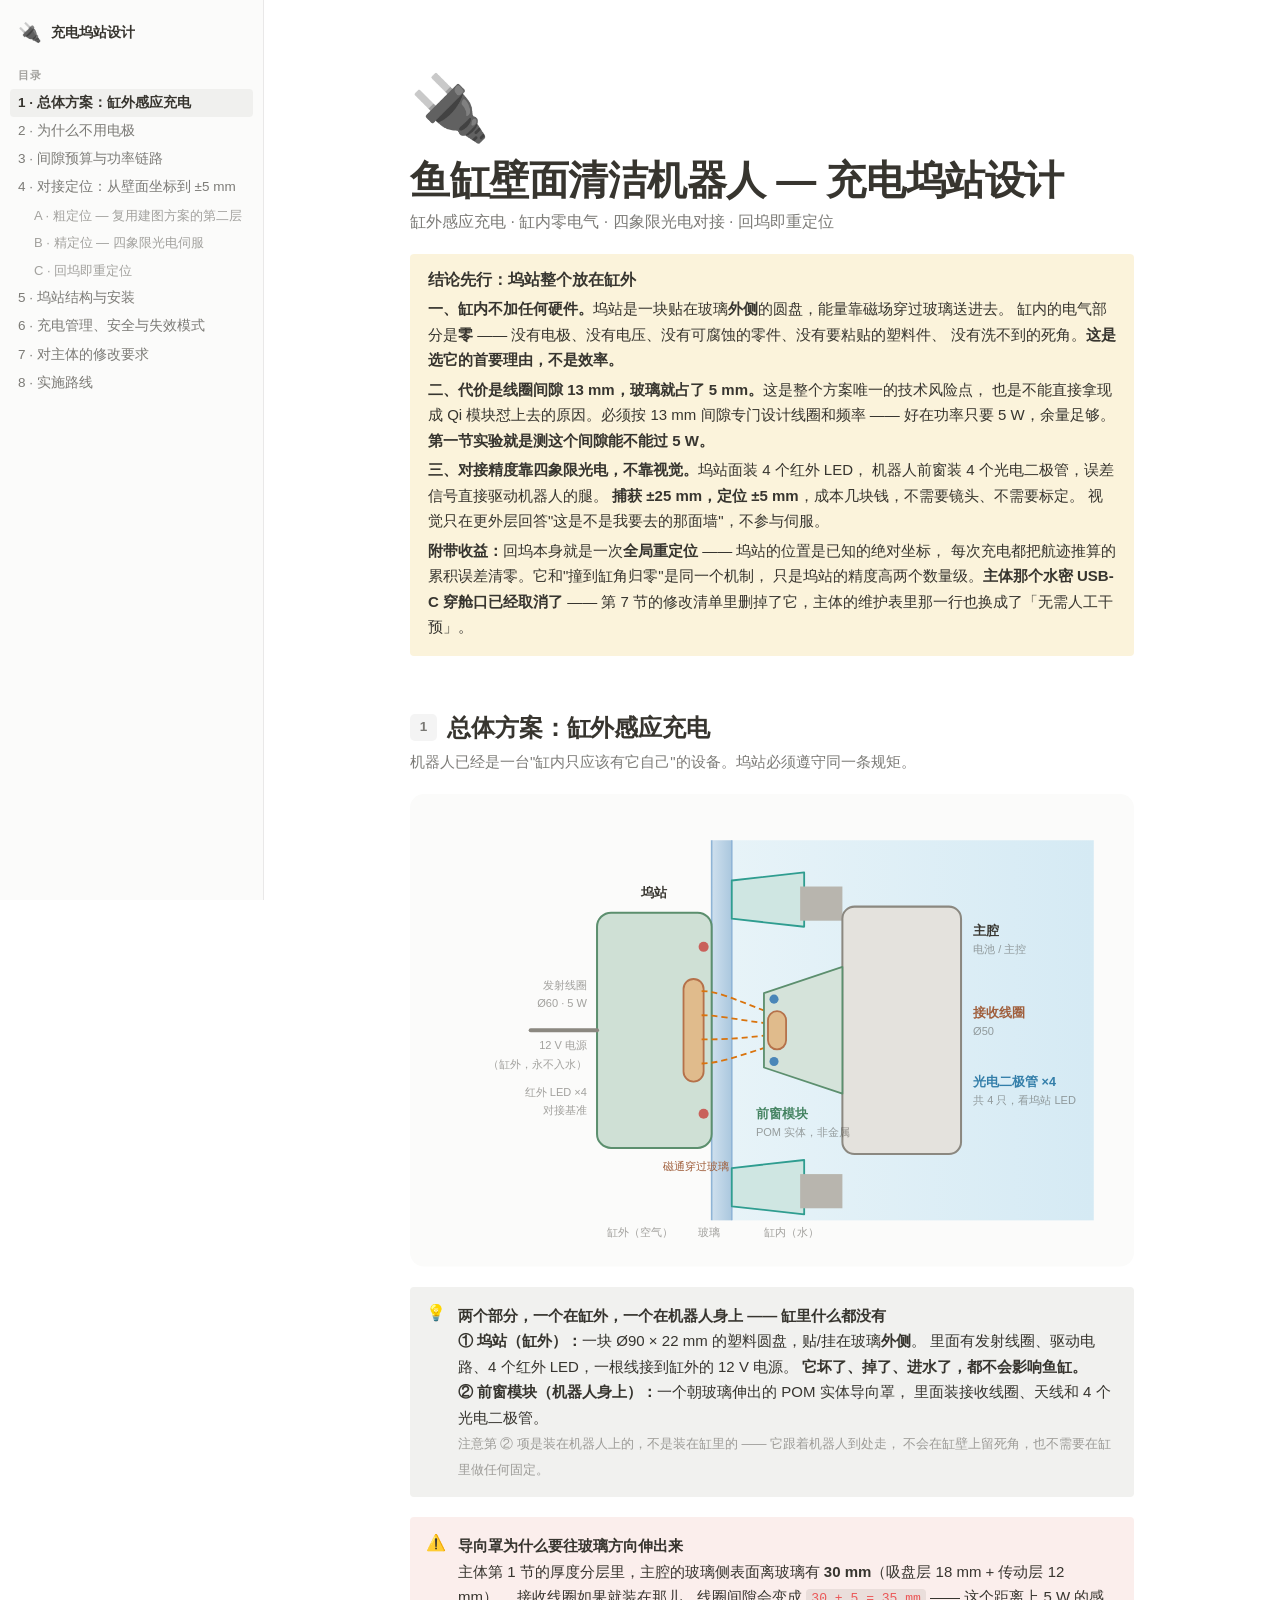
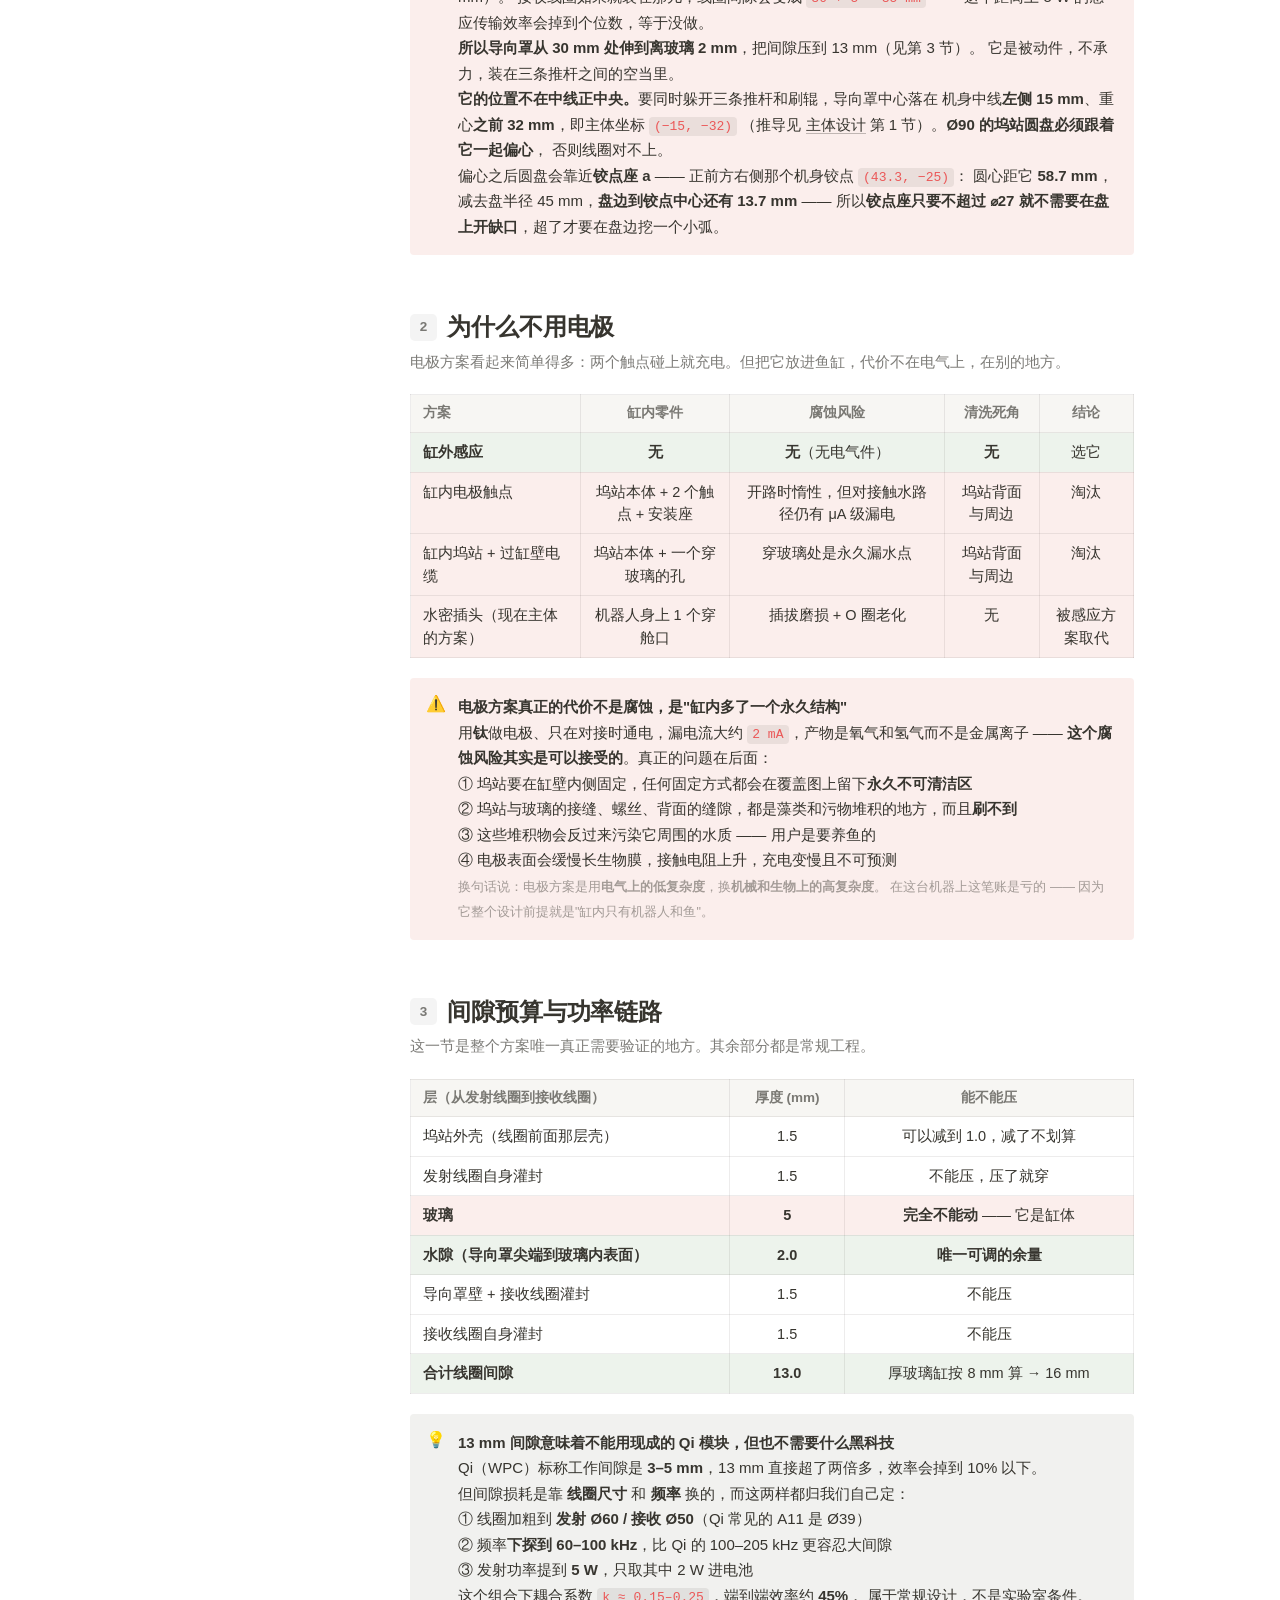
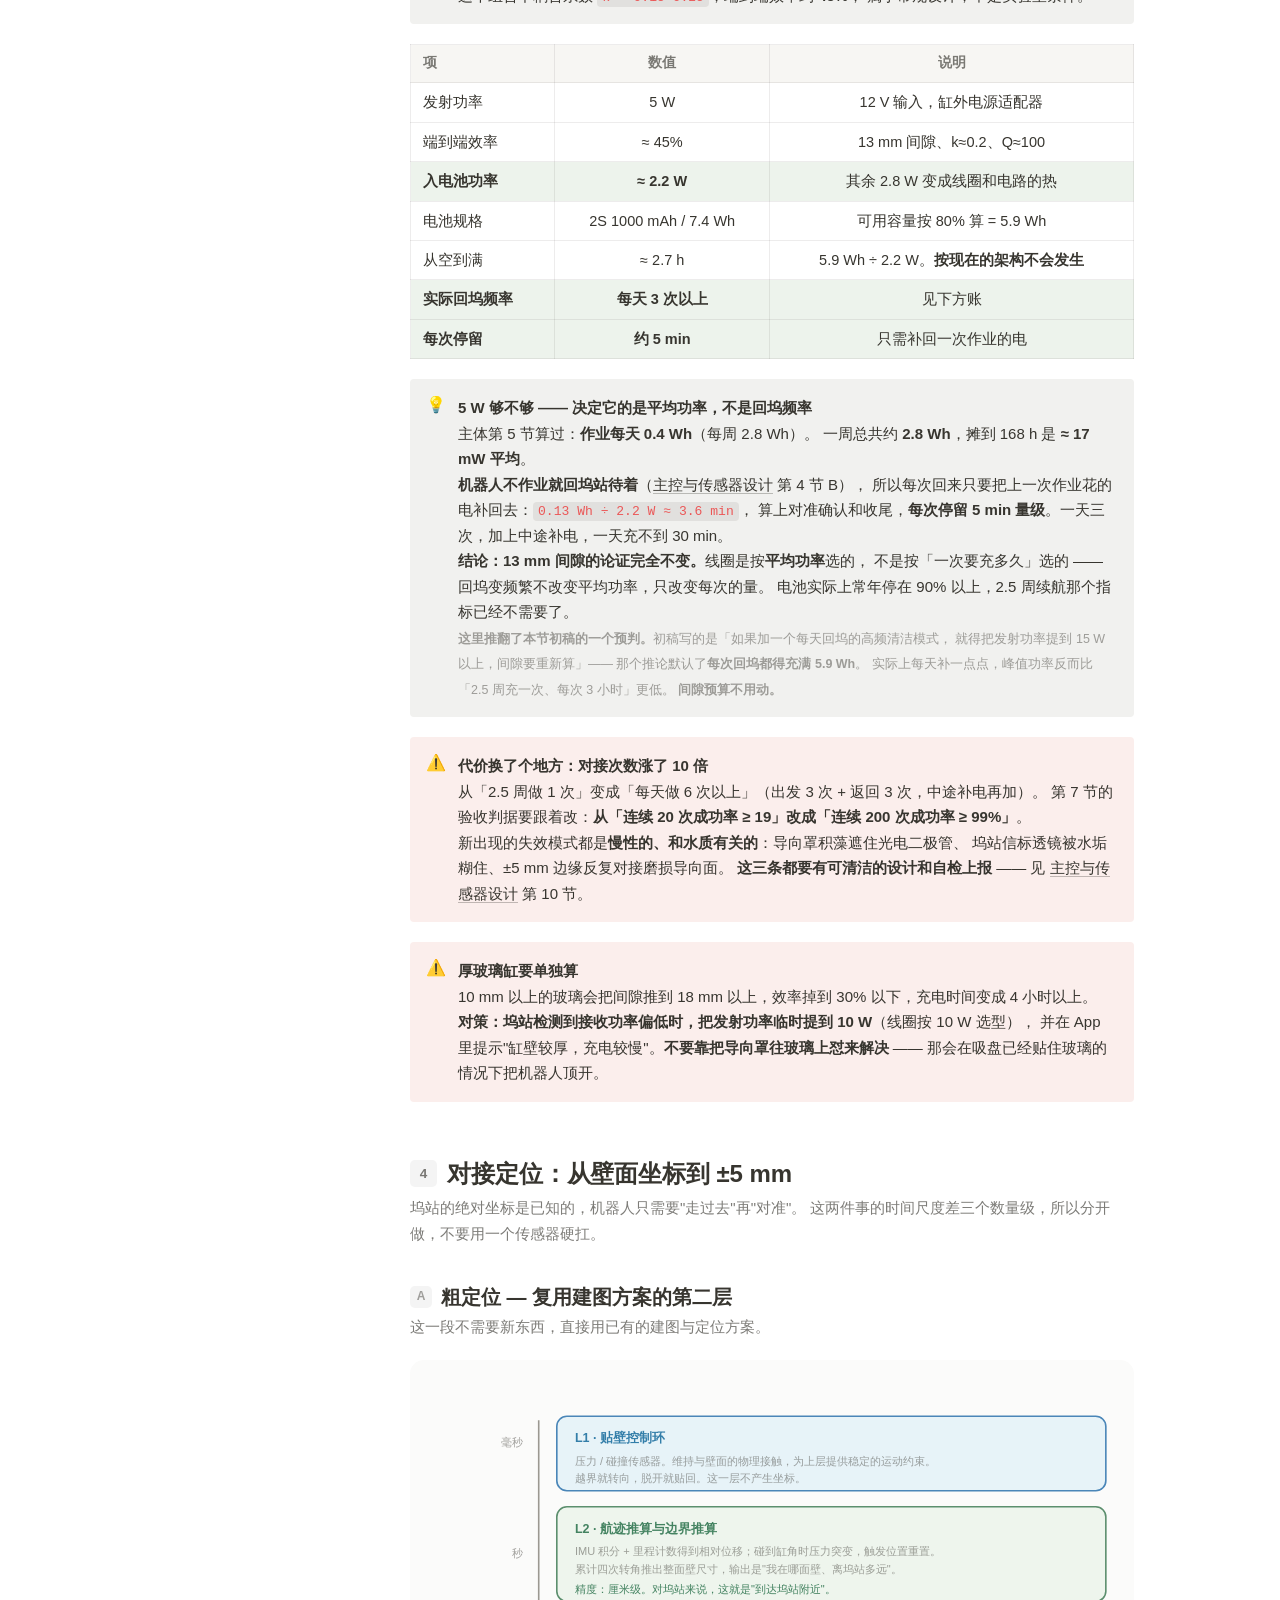
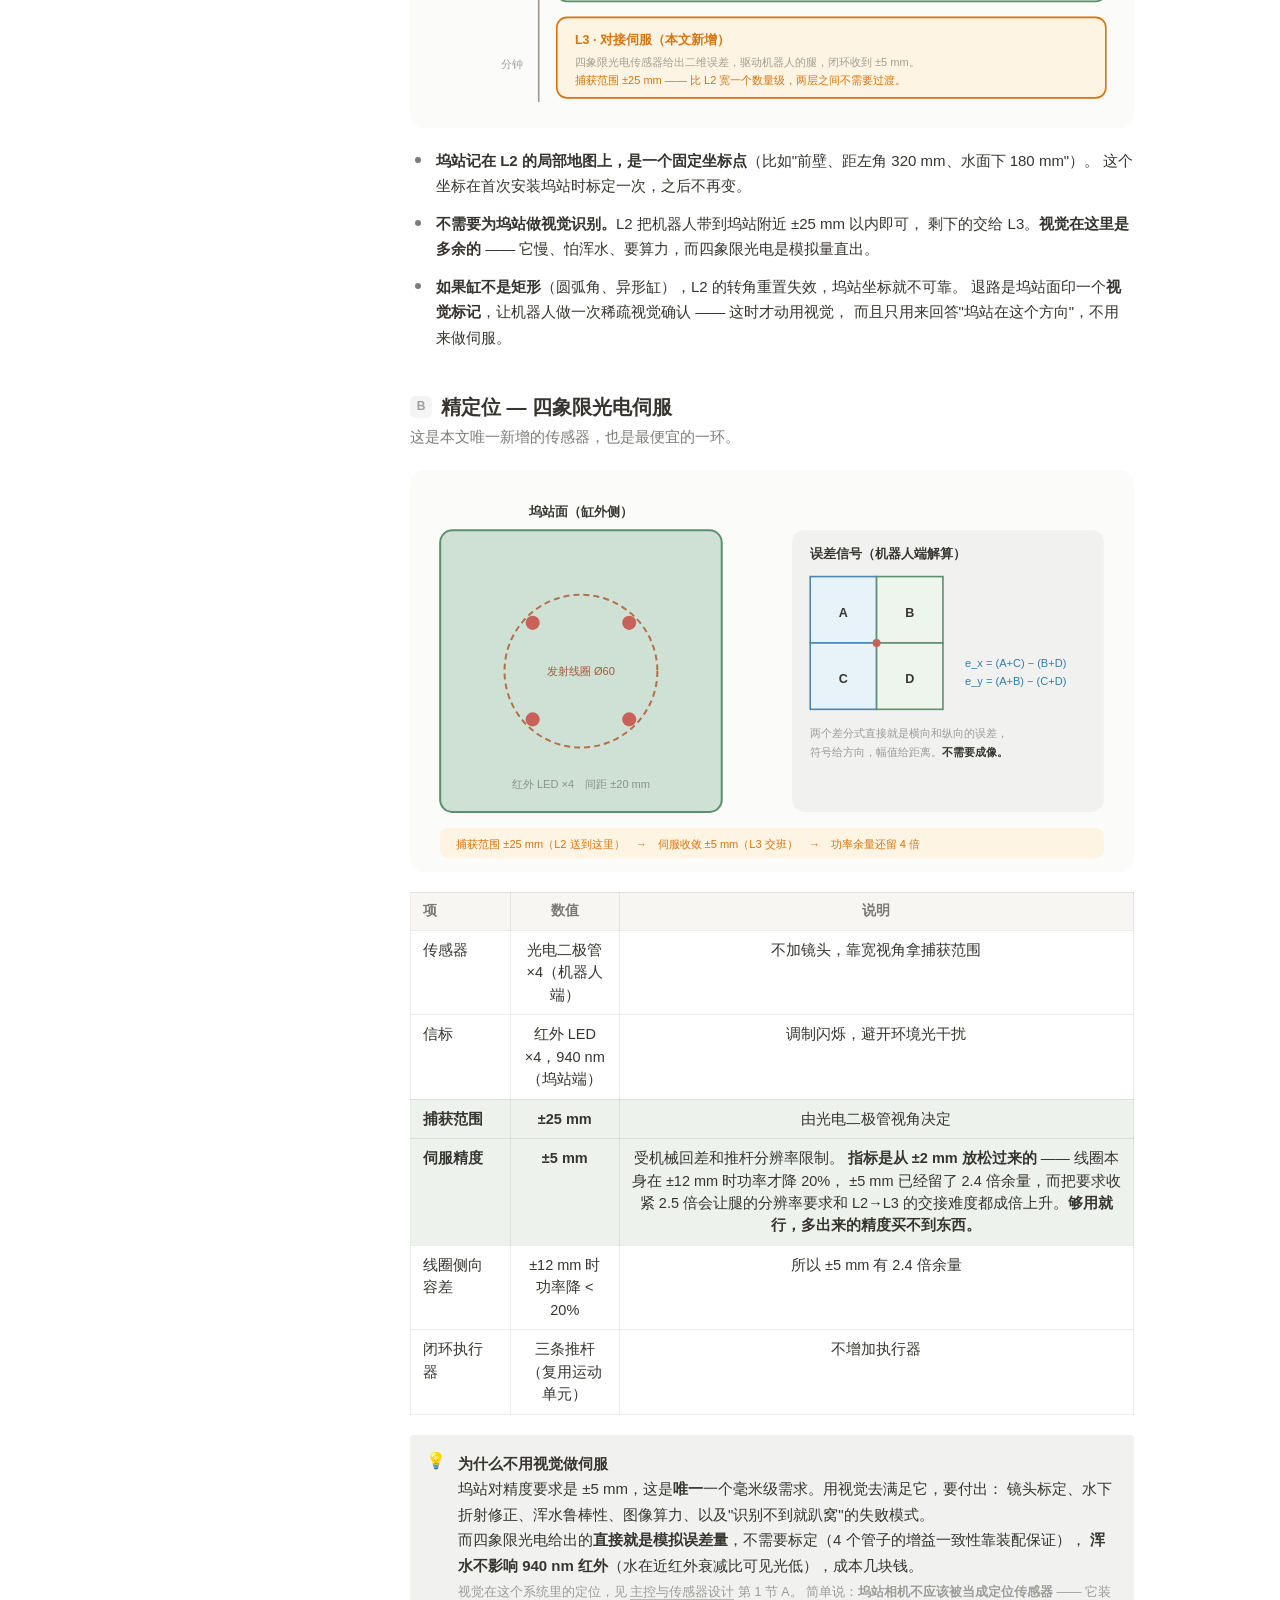
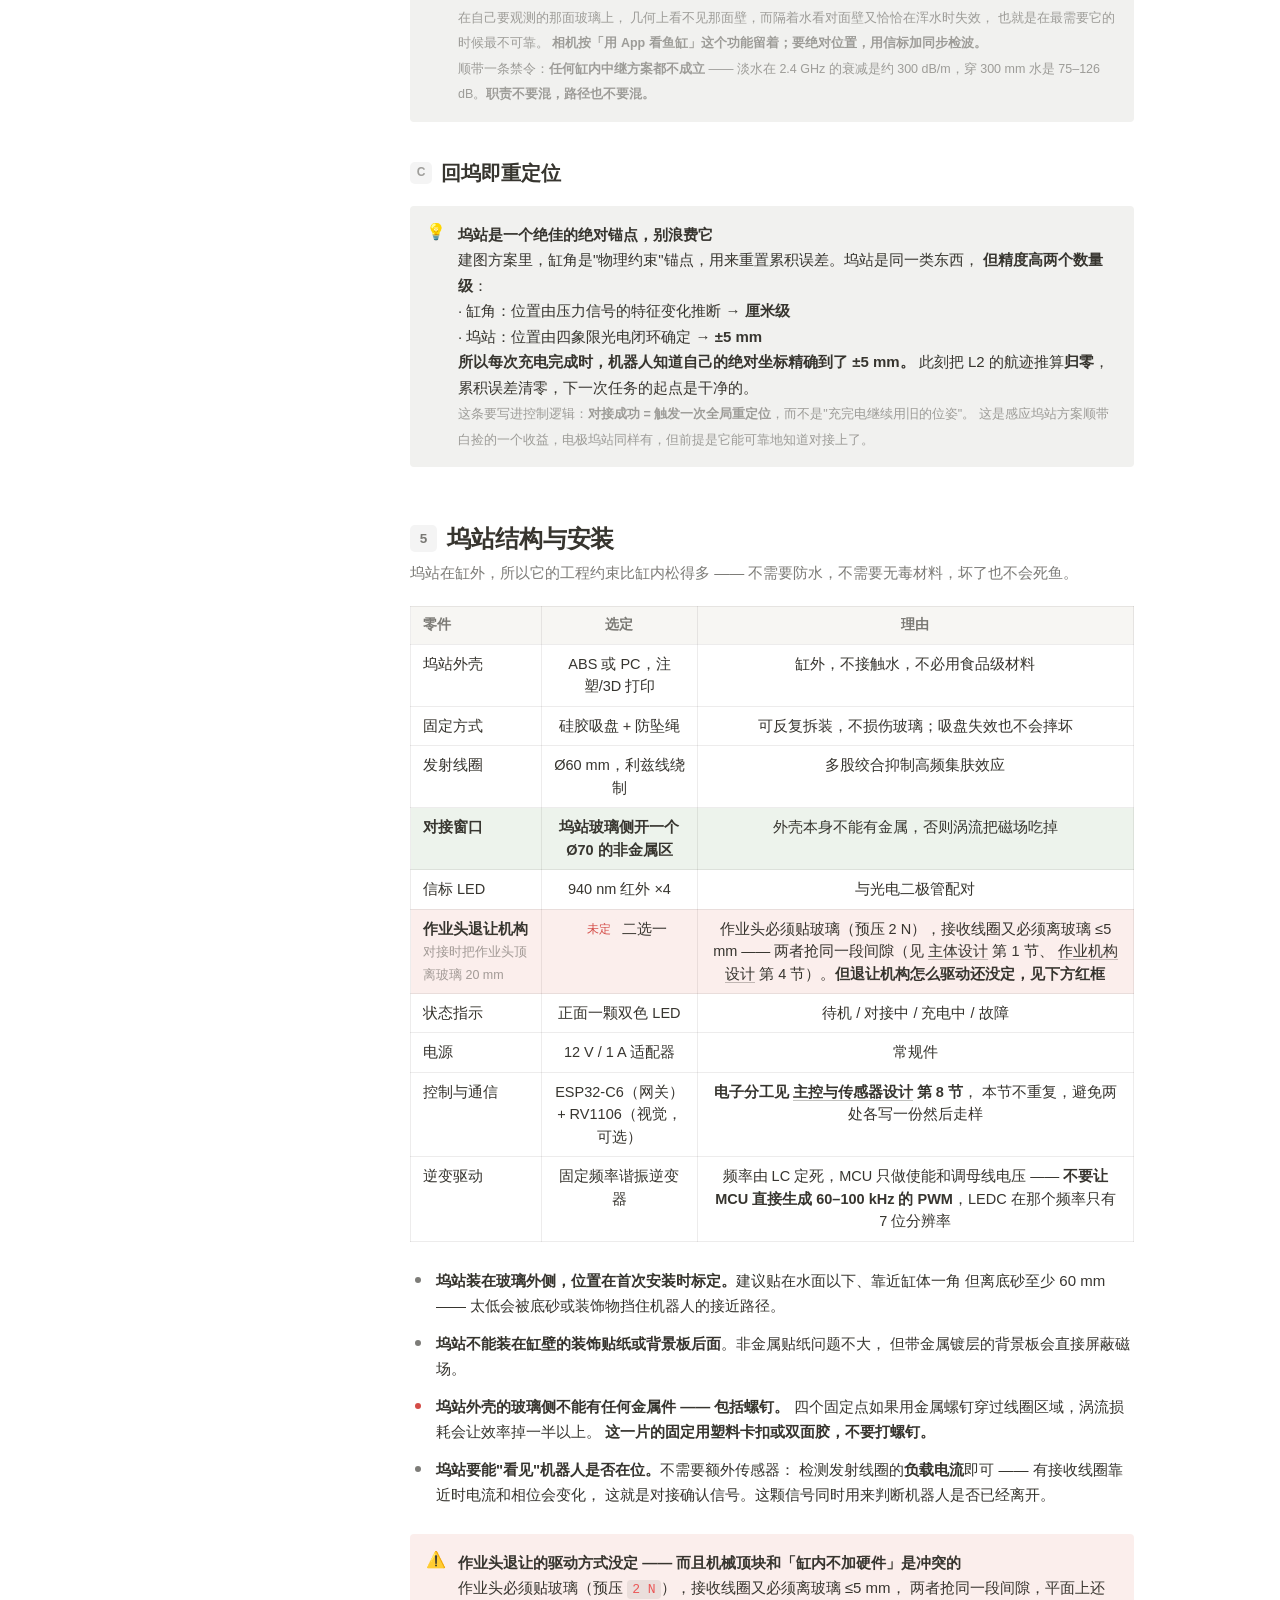
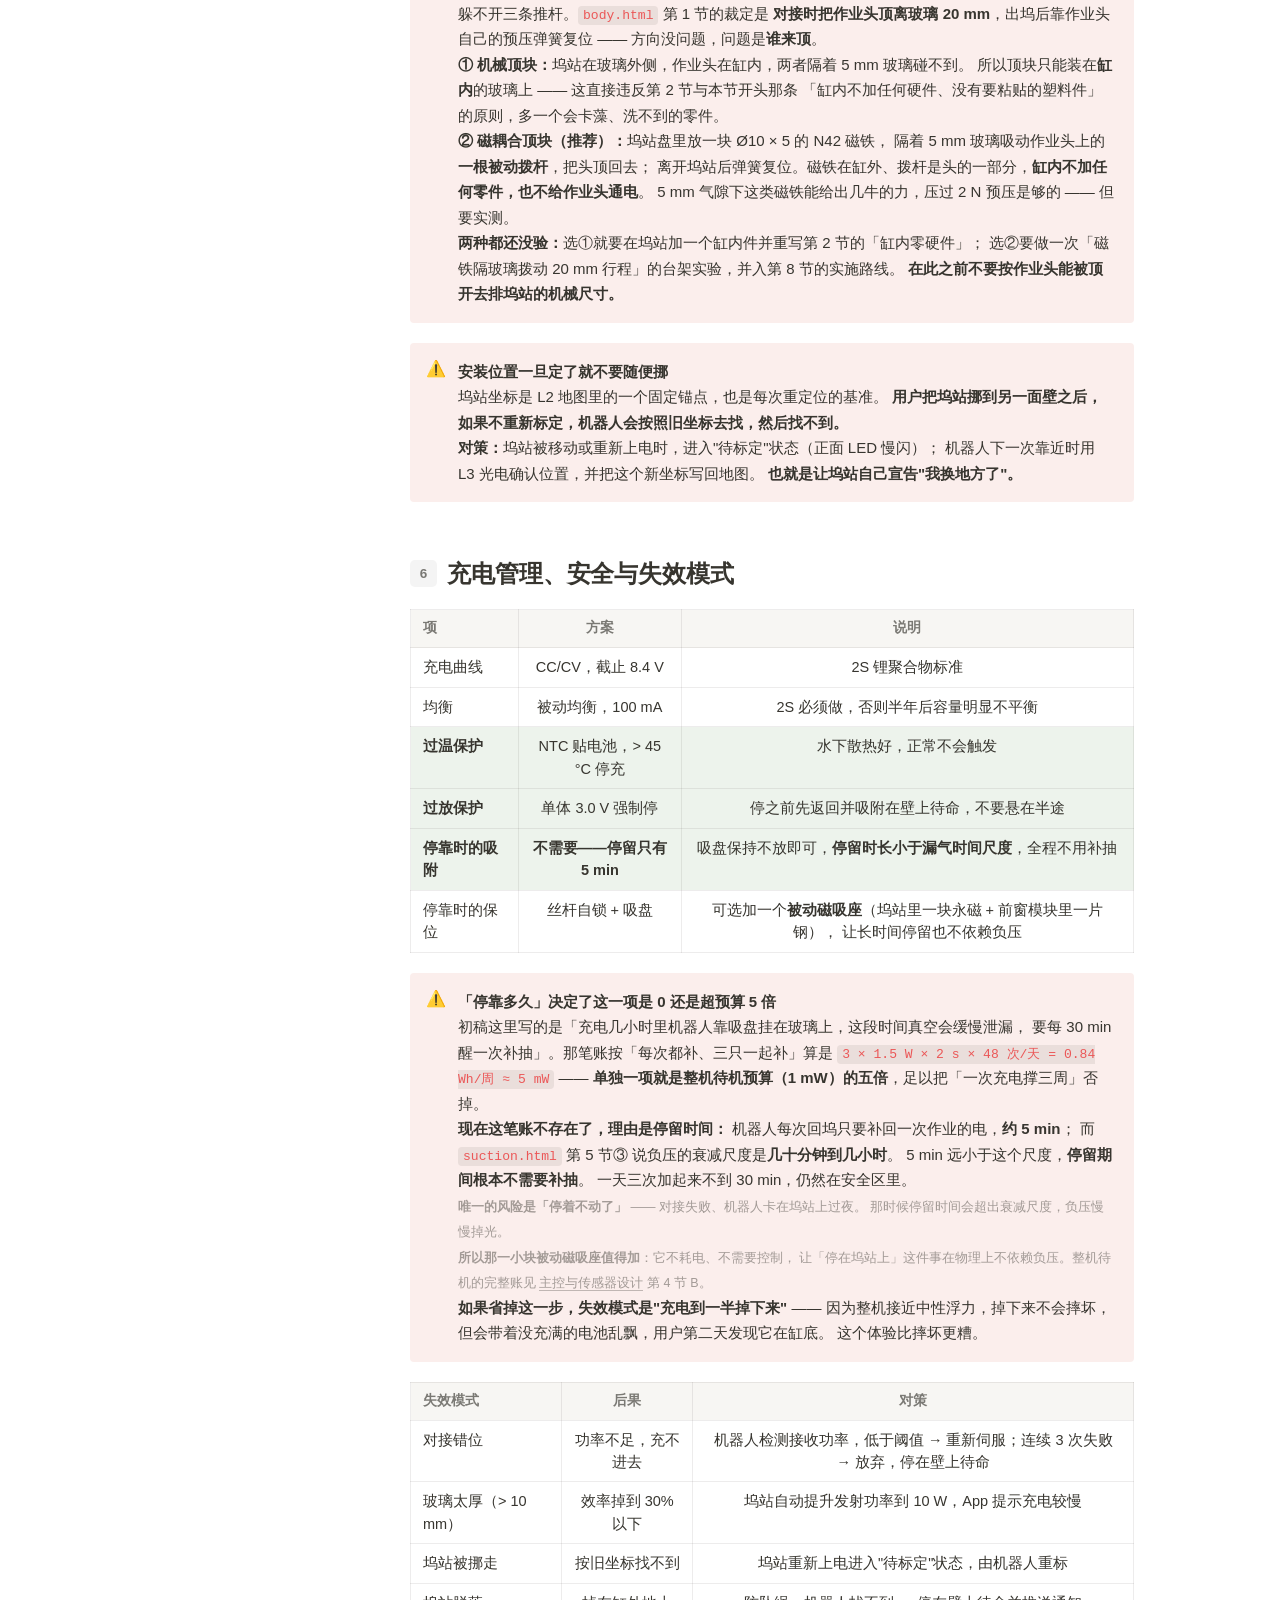
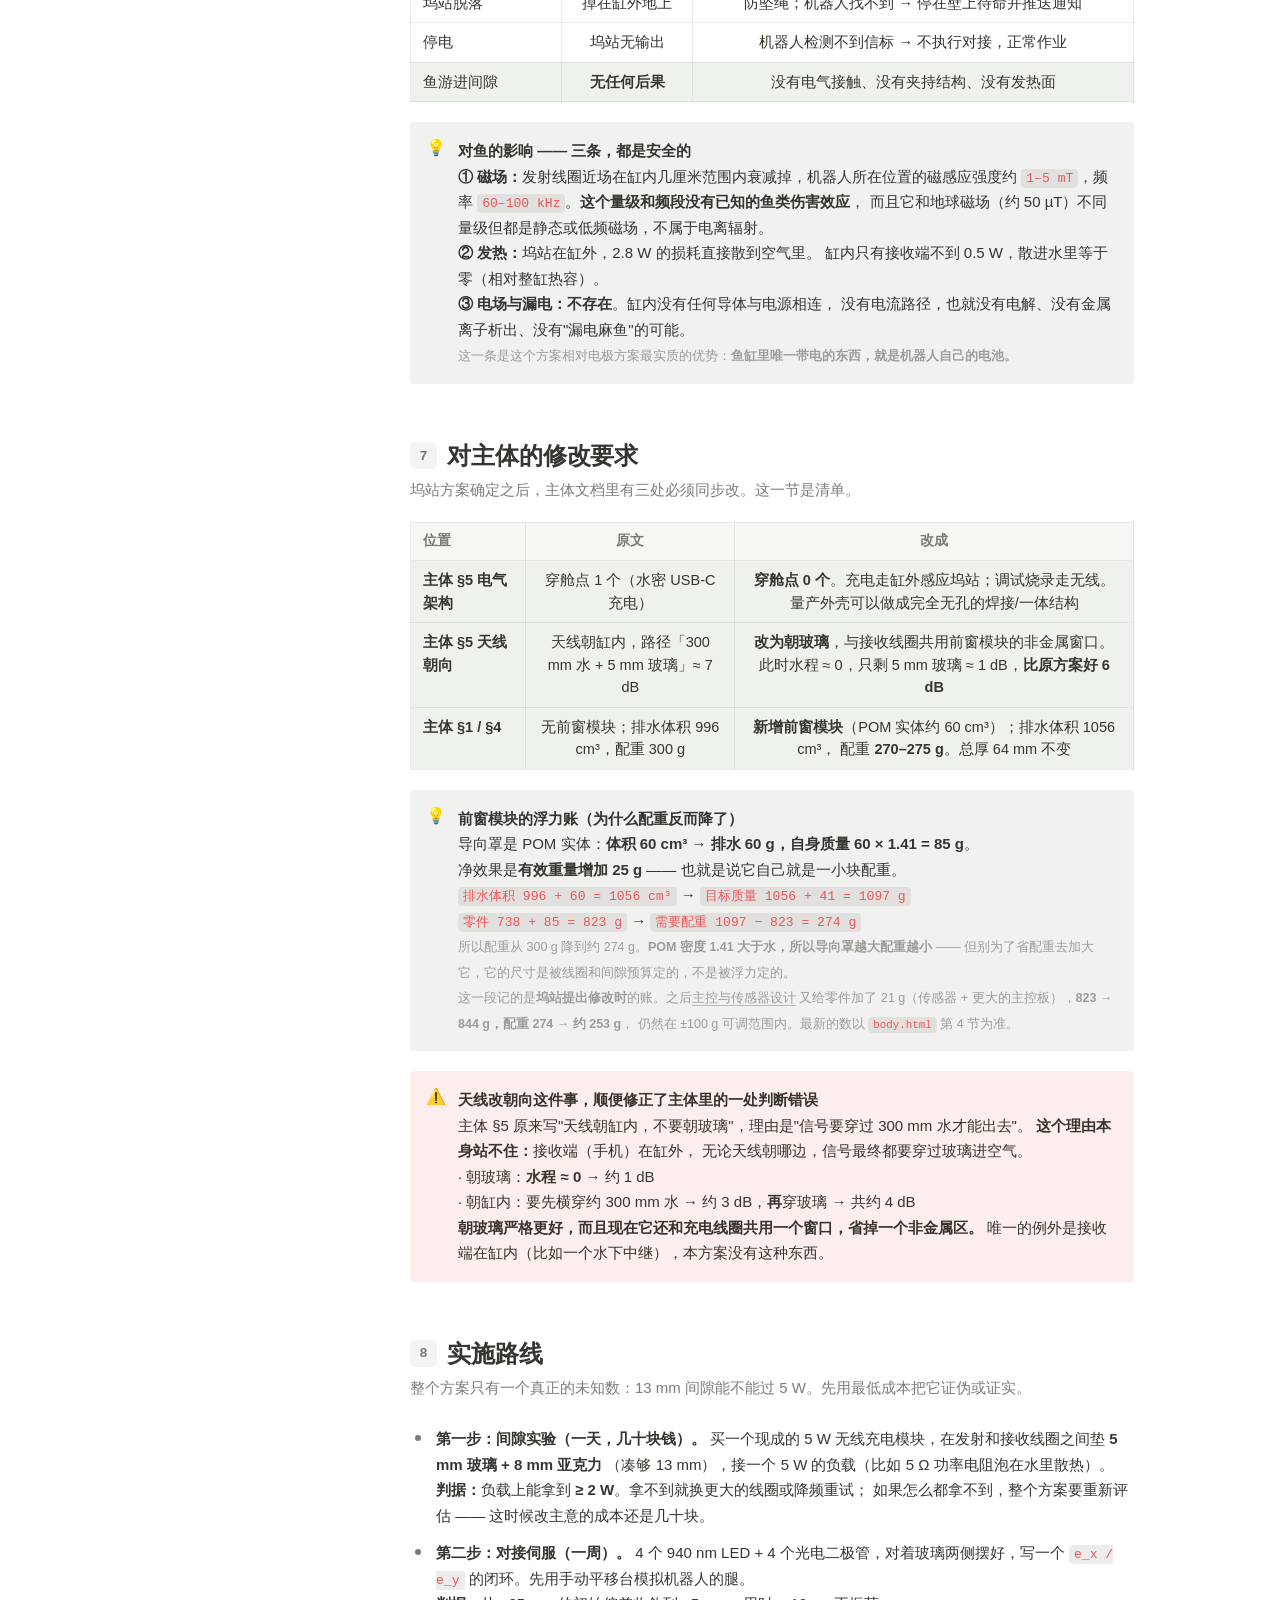
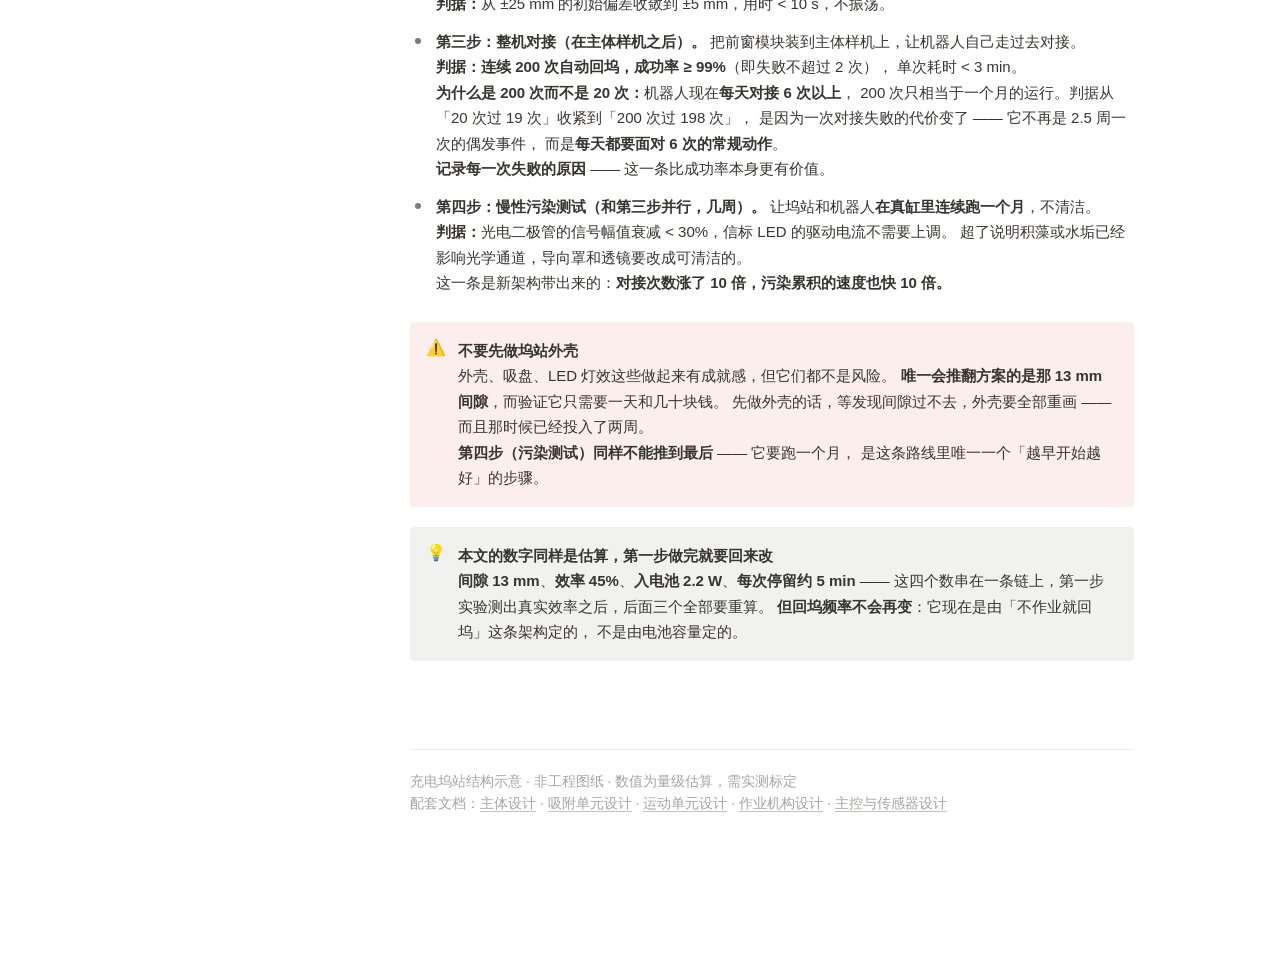
<file: dock.html>
<!DOCTYPE html>
<html lang="zh-CN">
<head>
<meta charset="UTF-8">
<meta name="viewport" content="width=device-width, initial-scale=1">
<title>鱼缸壁面清洁机器人 — 充电坞站设计</title>
<link rel="stylesheet" href="assets/notion.css">
</head>
<body>
<nav class="side" id="side">
  <div class="side-doc"><span class="side-icon">🔌</span><span class="side-name">充电坞站设计</span></div>
  <div class="side-label">目录</div>
  <ul class="side-list">
    <li><a href="#s1" title="1 · 总体方案：缸外感应充电">1 · 总体方案：缸外感应充电</a></li>
    <li><a href="#s2" title="2 · 为什么不用电极">2 · 为什么不用电极</a></li>
    <li><a href="#s3" title="3 · 间隙预算与功率链路">3 · 间隙预算与功率链路</a></li>
    <li><a href="#s4" title="4 · 对接定位：从壁面坐标到 ±5 mm">4 · 对接定位：从壁面坐标到 ±5 mm</a></li>
    <li class="lv2"><a href="#s4a1" title="A · 粗定位 — 复用建图方案的第二层">A · 粗定位 — 复用建图方案的第二层</a></li>
    <li class="lv2"><a href="#s4a2" title="B · 精定位 — 四象限光电伺服">B · 精定位 — 四象限光电伺服</a></li>
    <li class="lv2"><a href="#s4a3" title="C · 回坞即重定位">C · 回坞即重定位</a></li>
    <li><a href="#s5" title="5 · 坞站结构与安装">5 · 坞站结构与安装</a></li>
    <li><a href="#s6" title="6 · 充电管理、安全与失效模式">6 · 充电管理、安全与失效模式</a></li>
    <li><a href="#s7" title="7 · 对主体的修改要求">7 · 对主体的修改要求</a></li>
    <li><a href="#s8" title="8 · 实施路线">8 · 实施路线</a></li>
  </ul>
</nav>
<button class="side-btn" type="button" aria-label="目录">&#9776;</button>
<main class="page">
<div class="page-inner">

<header>
  <div class="page-icon">🔌</div>
  <h1>鱼缸壁面清洁机器人 — 充电坞站设计</h1>
  <p class="sub">缸外感应充电 · 缸内零电气 · 四象限光电对接 · 回坞即重定位</p>
</header>

<!-- ══════ 结论先行 ══════ -->
<div class="keybox">
  <h3>结论先行：坞站整个放在缸外</h3>
  <p>
    <b>一、缸内不加任何硬件。</b>坞站是一块贴在玻璃<b>外侧</b>的圆盘，能量靠磁场穿过玻璃送进去。
    缸内的电气部分是<b>零</b> —— 没有电极、没有电压、没有可腐蚀的零件、没有要粘贴的塑料件、
    没有洗不到的死角。<b>这是选它的首要理由，不是效率。</b>
  </p>
  <p>
    <b>二、代价是线圈间隙 13 mm，玻璃就占了 5 mm。</b>这是整个方案唯一的技术风险点，
    也是不能直接拿现成 Qi 模块怼上去的原因。必须按 13 mm 间隙专门设计线圈和频率 ——
    好在功率只要 5 W，余量足够。<b>第一节实验就是测这个间隙能不能过 5 W。</b>
  </p>
  <p>
    <b>三、对接精度靠四象限光电，不靠视觉。</b>坞站面装 4 个红外 LED，
    机器人前窗装 4 个光电二极管，误差信号直接驱动机器人的腿。
    <b>捕获 ±25 mm，定位 ±5 mm</b>，成本几块钱，不需要镜头、不需要标定。
    视觉只在更外层回答"这是不是我要去的那面墙"，不参与伺服。
  </p>
  <p>
    <b>附带收益：</b>回坞本身就是一次<b>全局重定位</b> —— 坞站的位置是已知的绝对坐标，
    每次充电都把航迹推算的累积误差清零。它和"撞到缸角归零"是同一个机制，
    只是坞站的精度高两个数量级。<b>主体那个水密 USB-C 穿舱口已经取消了</b> ——
    第 7 节的修改清单里删掉了它，主体的维护表里那一行也换成了「无需人工干预」。
  </p>
</div>

<!-- ══════ 1 总体方案 ══════ -->
<div class="card">
  <h2 id="s1"><span class="n">1</span>总体方案：缸外感应充电</h2>
  <p class="cap">
    机器人已经是一台"缸内只应该有它自己"的设备。坞站必须遵守同一条规矩。
  </p>

  <svg viewBox="0 0 720 470" role="img" aria-label="坞站系统剖面总览" style="width:100%;height:auto">
    <defs>
      <linearGradient id="d1Glass" x1="0" y1="0" x2="1" y2="0">
        <stop offset="0" stop-color="#cfe0ee"/><stop offset="1" stop-color="#aac7de"/>
      </linearGradient>
      <linearGradient id="d1Water" x1="0" y1="0" x2="1" y2="0">
        <stop offset="0" stop-color="#e7f3f8"/><stop offset="1" stop-color="#d5eaf4"/>
      </linearGradient>
      <marker id="d1Flux" viewBox="0 0 10 10" refX="9" refY="5" markerWidth="5" markerHeight="5" orient="auto">
        <path d="M0,0 L10,5 L0,10 z" fill="#d9730d"/>
      </marker>
    </defs>
    <rect width="720" height="470" rx="14" fill="#fbfbfa"/>

    <!-- 缸内水体 -->
    <rect x="320" y="46" width="360" height="378" fill="url(#d1Water)"/>

    <!-- 玻璃 -->
    <rect x="300" y="46" width="20" height="378" fill="url(#d1Glass)"/>
    <line x1="300" y1="46" x2="300" y2="424" stroke="#8fb4d6" stroke-width="1.6"/>
    <line x1="320" y1="46" x2="320" y2="424" stroke="#8fb4d6" stroke-width="1.6"/>

    <!-- ── 坞站（缸外）── -->
    <rect x="186" y="118" width="114" height="234" rx="14"
          fill="#cfe0d5" stroke="#5c8f6e" stroke-width="2"/>
    <text x="243" y="102" text-anchor="middle" class="s-lbl">坞站</text>
    <!-- 发射线圈 -->
    <rect x="272" y="184" width="20" height="102" rx="10"
          fill="#e0bb8c" stroke="#b5714a" stroke-width="1.8"/>
    <text x="176" y="194" text-anchor="end" class="s-sub">发射线圈</text>
    <text x="176" y="212" text-anchor="end" class="s-sub">Ø60 · 5 W</text>
    <!-- 红外 LED -->
    <circle cx="292" cy="152" r="5" fill="#c9615b"/>
    <circle cx="292" cy="318" r="5" fill="#c9615b"/>
    <text x="176" y="300" text-anchor="end" class="s-sub">红外 LED ×4</text>
    <text x="176" y="318" text-anchor="end" class="s-sub">对接基准</text>
    <!-- 电缆 -->
    <path d="M186,235 L120,235" stroke="#8b8880" stroke-width="4" fill="none" stroke-linecap="round"/>
    <text x="176" y="254" text-anchor="end" class="s-sub">12 V 电源</text>
    <text x="176" y="272" text-anchor="end" class="s-sub">（缸外，永不入水）</text>

    <!-- 磁通 -->
    <g fill="none" stroke="#d9730d" stroke-width="1.8" stroke-dasharray="6 4">
      <path d="M290,196 C 306,196 322,204 354,216"/>
      <path d="M290,220 C 306,220 322,224 354,228"/>
      <path d="M290,244 C 306,244 322,244 354,240"/>
      <path d="M290,268 C 306,268 322,262 354,252"/>
    </g>
    <text x="252" y="374" class="s-sub" style="fill:#a05f3c">磁通穿过玻璃</text>

    <!-- ── 机器人（缸内）── -->
    <!-- 吸盘：撑开 18 mm 的站立间隙 -->
    <polygon points="320,86 320,124 392,132 392,78" fill="#cfe6e2"
             stroke="#2f9d90" stroke-width="1.8" stroke-linejoin="round"/>
    <polygon points="320,372 320,410 392,418 392,364" fill="#cfe6e2"
             stroke="#2f9d90" stroke-width="1.8" stroke-linejoin="round"/>
    <rect x="388" y="92" width="42" height="34" fill="#b8b5ae"/>
    <rect x="388" y="378" width="42" height="34" fill="#b8b5ae"/>

    <!-- 主腔 -->
    <rect x="430" y="112" width="118" height="246" rx="12"
          fill="#e4e2dd" stroke="#8b8880" stroke-width="2"/>

    <!-- 前窗模块（导向罩）-->
    <polygon points="430,172 352,198 352,272 430,298" fill="#d5e3da"
             stroke="#5c8f6e" stroke-width="1.8" stroke-linejoin="round"/>
    <!-- 接收线圈 -->
    <rect x="356" y="216" width="18" height="38" rx="9"
          fill="#e0bb8c" stroke="#b5714a" stroke-width="1.8"/>
    <!-- 光电二极管 -->
    <circle cx="362" cy="204" r="4.5" fill="#4a86b8"/>
    <circle cx="362" cy="266" r="4.5" fill="#4a86b8"/>

    <!-- 标注 -->
    <text x="560" y="140" class="s-lbl">主腔</text>
    <text x="560" y="158" class="s-sub">电池 / 主控</text>

    <text x="344" y="322" class="s-lbl" style="fill:var(--green-fg)">前窗模块</text>
    <text x="344" y="340" class="s-sub">POM 实体，非金属</text>

    <text x="560" y="222" class="s-lbl" style="fill:#a05f3c">接收线圈</text>
    <text x="560" y="240" class="s-sub">Ø50</text>

    <text x="560" y="290" class="s-lbl" style="fill:var(--blue-fg)">光电二极管 ×4</text>
    <text x="560" y="308" class="s-sub">共 4 只，看坞站 LED</text>

    <text x="352" y="440" class="s-sub">缸内（水）</text>
    <text x="196" y="440" class="s-sub">缸外（空气）</text>
    <text x="286" y="440" class="s-sub">玻璃</text>
  </svg>

  <div class="formula">
    <b>两个部分，一个在缸外，一个在机器人身上 —— 缸里什么都没有</b><br>
    <b>① 坞站（缸外）：</b>一块 Ø90 × 22 mm 的塑料圆盘，贴/挂在玻璃<b>外侧</b>。
    里面有发射线圈、驱动电路、4 个红外 LED，一根线接到缸外的 12 V 电源。
    <b>它坏了、掉了、进水了，都不会影响鱼缸。</b>
    <br><b>② 前窗模块（机器人身上）：</b>一个朝玻璃伸出的 POM 实体导向罩，
    里面装接收线圈、天线和 4 个光电二极管。
    <br><span style="color:var(--ink-3);font-size:12.5px">
    注意第 ② 项是装在机器人上的，不是装在缸里的 —— 它跟着机器人到处走，
    不会在缸壁上留死角，也不需要在缸里做任何固定。</span>
  </div>

  <div class="formula w">
    <b>导向罩为什么要往玻璃方向伸出来</b><br>
    主体第 1 节的厚度分层里，主腔的玻璃侧表面离玻璃有 <b>30 mm</b>（吸盘层 18 mm + 传动层 12 mm）。
    接收线圈如果就装在那儿，线圈间隙会变成 <code>30 + 5 = 35 mm</code> —— 这个距离上
    5 W 的感应传输效率会掉到个位数，等于没做。
    <br><b>所以导向罩从 30 mm 处伸到离玻璃 2 mm</b>，把间隙压到 13 mm（见第 3 节）。
    它是被动件，不承力，装在三条推杆之间的空当里。
    <br><b>它的位置不在中线正中央。</b>要同时躲开三条推杆和刷辊，导向罩中心落在
    机身中线<b>左侧 15 mm</b>、重心<b>之前 32 mm</b>，即主体坐标 <code>(−15, −32)</code>
    （推导见 <a href="body.html">主体设计</a> 第 1 节）。<b>Ø90 的坞站圆盘必须跟着它一起偏心</b>，
    否则线圈对不上。<br>
    偏心之后圆盘会靠近<b>铰点座 a</b> —— 正前方右侧那个机身铰点 <code>(43.3, −25)</code>：
    圆心距它 <b>58.7 mm</b>，减去盘半径 45 mm，<b>盘边到铰点中心还有 13.7 mm</b> ——
    所以<b>铰点座只要不超过 ∅27 就不需要在盘上开缺口</b>，超了才要在盘边挖一个小弧。
  </div>
</div>

<!-- ══════ 2 为什么不用电极 ══════ -->
<div class="card">
  <h2 id="s2"><span class="n">2</span>为什么不用电极</h2>
  <p class="cap">
    电极方案看起来简单得多：两个触点碰上就充电。但把它放进鱼缸，代价不在电气上，在别的地方。
  </p>

  <table>
    <thead><tr><th>方案</th><th>缸内零件</th><th>腐蚀风险</th><th>清洗死角</th><th>结论</th></tr></thead>
    <tbody>
      <tr class="hl"><td><b>缸外感应</b></td><td><b>无</b></td><td><b>无</b>（无电气件）</td><td><b>无</b></td>
          <td>选它</td></tr>
      <tr class="bad"><td>缸内电极触点</td><td>坞站本体 + 2 个触点 + 安装座</td>
          <td>开路时惰性，但对接触水路径仍有 μA 级漏电</td><td>坞站背面与周边</td><td>淘汰</td></tr>
      <tr class="bad"><td>缸内坞站 + 过缸壁电缆</td><td>坞站本体 + 一个穿玻璃的孔</td>
          <td>穿玻璃处是永久漏水点</td><td>坞站背面与周边</td><td>淘汰</td></tr>
      <tr class="bad"><td>水密插头（现在主体的方案）</td><td>机器人身上 1 个穿舱口</td>
          <td>插拔磨损 + O 圈老化</td><td>无</td><td>被感应方案取代</td></tr>
    </tbody>
  </table>

  <div class="formula w">
    <b>电极方案真正的代价不是腐蚀，是"缸内多了一个永久结构"</b><br>
    用<b>钛</b>做电极、只在对接时通电，漏电流大约 <code>2 mA</code>，产物是氧气和氢气而不是金属离子 ——
    <b>这个腐蚀风险其实是可以接受的</b>。真正的问题在后面：
    <br>① 坞站要在缸壁内侧固定，任何固定方式都会在覆盖图上留下<b>永久不可清洁区</b>
    <br>② 坞站与玻璃的接缝、螺丝、背面的缝隙，都是藻类和污物堆积的地方，而且<b>刷不到</b>
    <br>③ 这些堆积物会反过来污染它周围的水质 —— 用户是要养鱼的
    <br>④ 电极表面会缓慢长生物膜，接触电阻上升，充电变慢且不可预测
    <br><span style="color:var(--ink-3);font-size:12.5px">
    换句话说：电极方案是用<b>电气上的低复杂度</b>，换<b>机械和生物上的高复杂度</b>。
    在这台机器上这笔账是亏的 —— 因为它整个设计前提就是"缸内只有机器人和鱼"。</span>
  </div>
</div>

<!-- ══════ 3 间隙预算 ══════ -->
<div class="card">
  <h2 id="s3"><span class="n">3</span>间隙预算与功率链路</h2>
  <p class="cap">
    这一节是整个方案唯一真正需要验证的地方。其余部分都是常规工程。
  </p>

  <table>
    <thead><tr><th>层（从发射线圈到接收线圈）</th><th>厚度 (mm)</th><th>能不能压</th></tr></thead>
    <tbody>
      <tr><td>坞站外壳（线圈前面那层壳）</td><td>1.5</td><td>可以减到 1.0，减了不划算</td></tr>
      <tr><td>发射线圈自身灌封</td><td>1.5</td><td>不能压，压了就穿</td></tr>
      <tr class="bad"><td><b>玻璃</b></td><td><b>5</b></td><td><b>完全不能动</b> —— 它是缸体</td></tr>
      <tr class="hl"><td><b>水隙（导向罩尖端到玻璃内表面）</b></td><td><b>2.0</b></td><td><b>唯一可调的余量</b></td></tr>
      <tr><td>导向罩壁 + 接收线圈灌封</td><td>1.5</td><td>不能压</td></tr>
      <tr><td>接收线圈自身灌封</td><td>1.5</td><td>不能压</td></tr>
      <tr class="hl"><td><b>合计线圈间隙</b></td><td><b>13.0</b></td><td>厚玻璃缸按 8 mm 算 → 16 mm</td></tr>
    </tbody>
  </table>

  <div class="formula">
    <b>13 mm 间隙意味着不能用现成的 Qi 模块，但也不需要什么黑科技</b><br>
    Qi（WPC）标称工作间隙是 <b>3–5 mm</b>，13 mm 直接超了两倍多，效率会掉到 10% 以下。
    <br>但间隙损耗是靠 <b>线圈尺寸</b> 和 <b>频率</b> 换的，而这两样都归我们自己定：
    <br>① 线圈加粗到 <b>发射 Ø60 / 接收 Ø50</b>（Qi 常见的 A11 是 Ø39）
    <br>② 频率<b>下探到 60–100 kHz</b>，比 Qi 的 100–205 kHz 更容忍大间隙
    <br>③ 发射功率提到 <b>5 W</b>，只取其中 2 W 进电池
    <br>这个组合下耦合系数 <code>k ≈ 0.15–0.25</code>，端到端效率约 <b>45%</b>，
    属于常规设计，不是实验室条件。
  </div>

  <table>
    <thead><tr><th>项</th><th>数值</th><th>说明</th></tr></thead>
    <tbody>
      <tr><td>发射功率</td><td>5 W</td><td>12 V 输入，缸外电源适配器</td></tr>
      <tr><td>端到端效率</td><td>≈ 45%</td><td>13 mm 间隙、k≈0.2、Q≈100</td></tr>
      <tr class="hl"><td><b>入电池功率</b></td><td><b>≈ 2.2 W</b></td><td>其余 2.8 W 变成线圈和电路的热</td></tr>
      <tr><td>电池规格</td><td>2S 1000 mAh / 7.4 Wh</td><td>可用容量按 80% 算 = 5.9 Wh</td></tr>
      <tr><td>从空到满</td><td>≈ 2.7 h</td><td>5.9 Wh ÷ 2.2 W。<b>按现在的架构不会发生</b></td></tr>
      <tr class="hl"><td><b>实际回坞频率</b></td><td><b>每天 3 次以上</b></td><td>见下方账</td></tr>
      <tr class="hl"><td><b>每次停留</b></td><td><b>约 5 min</b></td><td>只需补回一次作业的电</td></tr>
    </tbody>
  </table>

  <div class="formula">
    <b>5 W 够不够 —— 决定它的是平均功率，不是回坞频率</b><br>
    主体第 5 节算过：<b>作业每天 0.4 Wh</b>（每周 2.8 Wh）。
    一周总共约 <b>2.8 Wh</b>，摊到 168 h 是 <b>≈ 17 mW 平均</b>。
    <br><b>机器人不作业就回坞站待着</b>（<a href="ctrl.html">主控与传感器设计</a> 第 4 节 B），
    所以每次回来只要把上一次作业花的电补回去：<code>0.13 Wh ÷ 2.2 W ≈ 3.6 min</code>，
    算上对准确认和收尾，<b>每次停留 5 min 量级</b>。一天三次，加上中途补电，一天充不到 30 min。
    <br><b>结论：13 mm 间隙的论证完全不变。</b>线圈是按<b>平均功率</b>选的，
    不是按「一次要充多久」选的 —— 回坞变频繁不改变平均功率，只改变每次的量。
    电池实际上常年停在 90% 以上，2.5 周续航那个指标已经不需要了。
    <br><span style="color:var(--ink-3);font-size:12.5px">
    <b>这里推翻了本节初稿的一个预判。</b>初稿写的是「如果加一个每天回坞的高频清洁模式，
    就得把发射功率提到 15 W 以上，间隙要重新算」—— 那个推论默认了<b>每次回坞都得充满 5.9 Wh</b>。
    实际上每天补一点点，峰值功率反而比「2.5 周充一次、每次 3 小时」更低。
    <b>间隙预算不用动。</b></span>
  </div>

  <div class="formula w">
    <b>代价换了个地方：对接次数涨了 10 倍</b><br>
    从「2.5 周做 1 次」变成「每天做 6 次以上」（出发 3 次 + 返回 3 次，中途补电再加）。
    第 7 节的验收判据要跟着改：<b>从「连续 20 次成功率 ≥ 19」改成「连续 200 次成功率 ≥ 99%」</b>。
    <br>新出现的失效模式都是<b>慢性的、和水质有关的</b>：导向罩积藻遮住光电二极管、
    坞站信标透镜被水垢糊住、±5 mm 边缘反复对接磨损导向面。
    <b>这三条都要有可清洁的设计和自检上报</b> —— 见 <a href="ctrl.html">主控与传感器设计</a> 第 10 节。
  </div>

  <div class="formula w">
    <b>厚玻璃缸要单独算</b><br>
    10 mm 以上的玻璃会把间隙推到 18 mm 以上，效率掉到 30% 以下，充电时间变成 4 小时以上。
    <br><b>对策：坞站检测到接收功率偏低时，把发射功率临时提到 10 W</b>（线圈按 10 W 选型），
    并在 App 里提示"缸壁较厚，充电较慢"。<b>不要靠把导向罩往玻璃上怼来解决</b> ——
    那会在吸盘已经贴住玻璃的情况下把机器人顶开。
  </div>
</div>

<!-- ══════ 4 对接定位 ══════ -->
<div class="card">
  <h2 id="s4"><span class="n">4</span>对接定位：从壁面坐标到 ±5 mm</h2>
  <p class="cap">
    坞站的绝对坐标是已知的，机器人只需要"走过去"再"对准"。
    这两件事的时间尺度差三个数量级，所以分开做，不要用一个传感器硬扛。
  </p>

  <h3 id="s4a1"><span class="n">A</span>粗定位 — 复用建图方案的第二层</h3>
  <p class="cap">
    这一段不需要新东西，直接用已有的建图与定位方案。
  </p>

  <svg viewBox="0 0 720 366" role="img" aria-label="三层时间尺度融合" style="width:100%;height:auto">
    <rect width="720" height="366" rx="14" fill="#fbfbfa"/>

    <!-- 时间轴 -->
    <line x1="128" y1="60" x2="128" y2="340" stroke="#9b9891" stroke-width="1.6"/>
    <text x="112" y="86" text-anchor="end" class="s-sub">毫秒</text>
    <text x="112" y="196" text-anchor="end" class="s-sub">秒</text>
    <text x="112" y="306" text-anchor="end" class="s-sub">分钟</text>

    <!-- 第一层 -->
    <rect x="146" y="56" width="546" height="74" rx="10" fill="#e7f3f8" stroke="#4a86b8" stroke-width="1.6"/>
    <text x="164" y="82" class="s-lbl" style="fill:var(--blue-fg)">L1 · 贴壁控制环</text>
    <text x="164" y="104" class="s-sub">压力 / 碰撞传感器。维持与壁面的物理接触，为上层提供稳定的运动约束。</text>
    <text x="164" y="121" class="s-sub">越界就转向，脱开就贴回。这一层不产生坐标。</text>

    <!-- 第二层 -->
    <rect x="146" y="146" width="546" height="94" rx="10" fill="#eef5ed" stroke="#5c8f6e" stroke-width="1.6"/>
    <text x="164" y="172" class="s-lbl" style="fill:var(--green-fg)">L2 · 航迹推算与边界推算</text>
    <text x="164" y="194" class="s-sub">IMU 积分 + 里程计数得到相对位移；碰到缸角时压力突变，触发位置重置。</text>
    <text x="164" y="212" class="s-sub">累计四次转角推出整面壁尺寸，输出是"我在哪面壁、离坞站多远"。</text>
    <text x="164" y="232" class="s-sub" style="fill:var(--green-fg)">精度：厘米级。对坞站来说，这就是"到达坞站附近"。</text>

    <!-- 第三层 -->
    <rect x="146" y="256" width="546" height="80" rx="10" fill="#fdf4e3" stroke="#d9730d" stroke-width="1.6"/>
    <text x="164" y="282" class="s-lbl" style="fill:var(--orange-fg)">L3 · 对接伺服（本文新增）</text>
    <text x="164" y="304" class="s-sub">四象限光电传感器给出二维误差，驱动机器人的腿，闭环收到 ±5 mm。</text>
    <text x="164" y="322" class="s-sub" style="fill:var(--orange-fg)">捕获范围 ±25 mm —— 比 L2 宽一个数量级，两层之间不需要过渡。</text>
  </svg>

  <ul class="pts">
    <li><b>坞站记在 L2 的局部地图上，是一个固定坐标点</b>（比如"前壁、距左角 320 mm、水面下 180 mm"）。
      这个坐标在首次安装坞站时标定一次，之后不再变。</li>
    <li><b>不需要为坞站做视觉识别。</b>L2 把机器人带到坞站附近 ±25 mm 以内即可，
      剩下的交给 L3。<b>视觉在这里是多余的</b> —— 它慢、怕浑水、要算力，而四象限光电是模拟量直出。</li>
    <li><b>如果缸不是矩形</b>（圆弧角、异形缸），L2 的转角重置失效，坞站坐标就不可靠。
      退路是坞站面印一个<b>视觉标记</b>，让机器人做一次稀疏视觉确认 —— 这时才动用视觉，
      而且只用来回答"坞站在这个方向"，不用来做伺服。</li>
  </ul>

  <h3 id="s4a2"><span class="n">B</span>精定位 — 四象限光电伺服</h3>
  <p class="cap">
    这是本文唯一新增的传感器，也是最便宜的一环。
  </p>

  <svg viewBox="0 0 720 400" role="img" aria-label="四象限光电对接原理" style="width:100%;height:auto">
    <defs>
      <marker id="d3Arr" viewBox="0 0 10 10" refX="9" refY="5" markerWidth="5" markerHeight="5" orient="auto">
        <path d="M0,0 L10,5 L0,10 z" fill="#4a86b8"/>
      </marker>
    </defs>
    <rect width="720" height="400" rx="14" fill="#fbfbfa"/>

    <!-- 左：坞站正面（缸外看进去） -->
    <rect x="30" y="60" width="280" height="280" rx="12" fill="#cfe0d5" stroke="#5c8f6e" stroke-width="2"/>
    <text x="170" y="46" text-anchor="middle" class="s-lbl">坞站面（缸外侧）</text>
    <circle cx="170" cy="200" r="76" fill="none" stroke="#b5714a" stroke-width="2" stroke-dasharray="6 4"/>
    <text x="170" y="204" text-anchor="middle" class="s-sub" style="fill:#a05f3c">发射线圈 Ø60</text>
    <g fill="#c9615b">
      <circle cx="122" cy="152" r="7"/><circle cx="218" cy="152" r="7"/>
      <circle cx="122" cy="248" r="7"/><circle cx="218" cy="248" r="7"/>
    </g>
    <text x="170" y="316" text-anchor="middle" class="s-sub">红外 LED ×4　间距 ±20 mm</text>

    <!-- 右：误差信号 -->
    <rect x="380" y="60" width="310" height="280" rx="12" fill="#f1f1ef"/>
    <text x="398" y="88" class="s-lbl">误差信号（机器人端解算）</text>

    <g>
      <rect x="398" y="106" width="66" height="66" fill="#e7f3f8" stroke="#4a86b8" stroke-width="1.6"/>
      <rect x="464" y="106" width="66" height="66" fill="#eef5ed" stroke="#5c8f6e" stroke-width="1.6"/>
      <rect x="398" y="172" width="66" height="66" fill="#e7f3f8" stroke="#4a86b8" stroke-width="1.6"/>
      <rect x="464" y="172" width="66" height="66" fill="#eef5ed" stroke="#5c8f6e" stroke-width="1.6"/>
    </g>
    <text x="431" y="146" text-anchor="middle" class="s-lbl">A</text>
    <text x="497" y="146" text-anchor="middle" class="s-lbl">B</text>
    <text x="431" y="212" text-anchor="middle" class="s-lbl">C</text>
    <text x="497" y="212" text-anchor="middle" class="s-lbl">D</text>
    <circle cx="464" cy="172" r="4" fill="#c9615b"/>

    <text x="552" y="196" class="s-sub" style="fill:var(--blue-fg)">e_x = (A+C) − (B+D)</text>
    <text x="552" y="214" class="s-sub" style="fill:var(--blue-fg)">e_y = (A+B) − (C+D)</text>
    <text x="398" y="266" class="s-sub">两个差分式直接就是横向和纵向的误差，</text>
    <text x="398" y="284" class="s-sub">符号给方向，幅值给距离。<tspan font-weight="600" style="fill:var(--fg)">不需要成像。</tspan></text>

    <!-- 捕获范围 -->
    <rect x="30" y="356" width="660" height="30" rx="8" fill="#fdf4e3"/>
    <text x="46" y="376" class="s-sub" style="fill:var(--orange-fg)">捕获范围 ±25 mm（L2 送到这里）　→　伺服收敛 ±5 mm（L3 交班）　→　功率余量还留 4 倍</text>
  </svg>

  <table>
    <thead><tr><th>项</th><th>数值</th><th>说明</th></tr></thead>
    <tbody>
      <tr><td>传感器</td><td>光电二极管 ×4（机器人端）</td><td>不加镜头，靠宽视角拿捕获范围</td></tr>
      <tr><td>信标</td><td>红外 LED ×4，940 nm（坞站端）</td><td>调制闪烁，避开环境光干扰</td></tr>
      <tr class="hl"><td><b>捕获范围</b></td><td><b>±25 mm</b></td><td>由光电二极管视角决定</td></tr>
      <tr class="hl"><td><b>伺服精度</b></td><td><b>±5 mm</b></td>
        <td>受机械回差和推杆分辨率限制。
          <b>指标是从 ±2 mm 放松过来的</b> —— 线圈本身在 ±12 mm 时功率才降 20%，
          ±5 mm 已经留了 2.4 倍余量，而把要求收紧 2.5 倍会让腿的分辨率要求和
          L2→L3 的交接难度都成倍上升。<b>够用就行，多出来的精度买不到东西。</b></td></tr>
      <tr><td>线圈侧向容差</td><td>±12 mm 时功率降 &lt; 20%</td><td>所以 ±5 mm 有 2.4 倍余量</td></tr>
      <tr><td>闭环执行器</td><td>三条推杆（复用运动单元）</td><td>不增加执行器</td></tr>
    </tbody>
  </table>

  <div class="formula">
    <b>为什么不用视觉做伺服</b><br>
    坞站对精度要求是 ±5 mm，这是<b>唯一</b>一个毫米级需求。用视觉去满足它，要付出：
    镜头标定、水下折射修正、浑水鲁棒性、图像算力、以及"识别不到就趴窝"的失败模式。
    <br>而四象限光电给出的<b>直接就是模拟误差量</b>，不需要标定（4 个管子的增益一致性靠装配保证），
    <b>浑水不影响 940 nm 红外</b>（水在近红外衰减比可见光低），成本几块钱。
    <br><span style="color:var(--ink-3);font-size:12.5px">
    视觉在这个系统里的定位，见 <a href="ctrl.html">主控与传感器设计</a> 第 1 节 A。
    简单说：<b>坞站相机不应该被当成定位传感器</b> —— 它装在自己要观测的那面玻璃上，
    几何上看不见那面壁，而隔着水看对面壁又恰恰在浑水时失效，
    也就是在最需要它的时候最不可靠。
    <b>相机按「用 App 看鱼缸」这个功能留着；要绝对位置，用信标加同步检波。</b>
    <br>顺带一条禁令：<b>任何缸内中继方案都不成立</b> ——
    淡水在 2.4 GHz 的衰减是约 300 dB/m，穿 300 mm 水是 75–126 dB。<b>职责不要混，路径也不要混。</b></span>
  </div>

  <h3 id="s4a3"><span class="n">C</span>回坞即重定位</h3>
  <div class="formula">
    <b>坞站是一个绝佳的绝对锚点，别浪费它</b><br>
    建图方案里，缸角是"物理约束"锚点，用来重置累积误差。坞站是同一类东西，
    <b>但精度高两个数量级</b>：
    <br>· 缸角：位置由压力信号的特征变化推断 → <b>厘米级</b>
    <br>· 坞站：位置由四象限光电闭环确定 → <b>±5 mm</b>
    <br><b>所以每次充电完成时，机器人知道自己的绝对坐标精确到了 ±5 mm。</b>
    此刻把 L2 的航迹推算<b>归零</b>，累积误差清零，下一次任务的起点是干净的。
    <br><span style="color:var(--ink-3);font-size:12.5px">
    这条要写进控制逻辑：<b>对接成功 = 触发一次全局重定位</b>，而不是"充完电继续用旧的位姿"。
    这是感应坞站方案顺带白捡的一个收益，电极坞站同样有，但前提是它能可靠地知道对接上了。</span>
  </div>
</div>

<!-- ══════ 5 坞站结构 ══════ -->
<div class="card">
  <h2 id="s5"><span class="n">5</span>坞站结构与安装</h2>
  <p class="cap">
    坞站在缸外，所以它的工程约束比缸内松得多 —— 不需要防水，不需要无毒材料，坏了也不会死鱼。
  </p>

  <table>
    <thead><tr><th>零件</th><th>选定</th><th>理由</th></tr></thead>
    <tbody>
      <tr><td>坞站外壳</td><td>ABS 或 PC，注塑/3D 打印</td><td>缸外，不接触水，不必用食品级材料</td></tr>
      <tr><td>固定方式</td><td>硅胶吸盘 + 防坠绳</td><td>可反复拆装，不损伤玻璃；吸盘失效也不会摔坏</td></tr>
      <tr><td>发射线圈</td><td>Ø60 mm，利兹线绕制</td><td>多股绞合抑制高频集肤效应</td></tr>
      <tr class="hl"><td><b>对接窗口</b></td><td><b>坞站玻璃侧开一个 Ø70 的非金属区</b></td><td>外壳本身不能有金属，否则涡流把磁场吃掉</td></tr>
      <tr><td>信标 LED</td><td>940 nm 红外 ×4</td><td>与光电二极管配对</td></tr>
      <tr class="bad"><td><b>作业头退让机构</b><br>
        <span style="color:var(--ink-3);font-size:12.5px">对接时把作业头顶离玻璃 20 mm</span></td>
        <td><span class="tag w">未定</span> 二选一</td>
        <td>作业头必须贴玻璃（预压 2 N），接收线圈又必须离玻璃 ≤5 mm ——
          两者抢同一段间隙（见 <a href="body.html">主体设计</a> 第 1 节、
          <a href="work.html">作业机构设计</a> 第 4 节）。<b>但退让机构怎么驱动还没定，见下方红框</b></td></tr>
      <tr><td>状态指示</td><td>正面一颗双色 LED</td><td>待机 / 对接中 / 充电中 / 故障</td></tr>
      <tr><td>电源</td><td>12 V / 1 A 适配器</td><td>常规件</td></tr>
      <tr><td>控制与通信</td><td>ESP32-C6（网关）+ RV1106（视觉，可选）</td>
        <td><b>电子分工见 <a href="ctrl.html">主控与传感器设计</a> 第 8 节</b>，
          本节不重复，避免两处各写一份然后走样</td></tr>
      <tr><td>逆变驱动</td><td>固定频率谐振逆变器</td>
        <td>频率由 LC 定死，MCU 只做使能和调母线电压 ——
          <b>不要让 MCU 直接生成 60–100 kHz 的 PWM</b>，LEDC 在那个频率只有 7 位分辨率</td></tr>
    </tbody>
  </table>

  <ul class="pts">
    <li><b>坞站装在玻璃外侧，位置在首次安装时标定。</b>建议贴在水面以下、靠近缸体一角
      但离底砂至少 60 mm —— 太低会被底砂或装饰物挡住机器人的接近路径。</li>
    <li><b>坞站不能装在缸壁的装饰贴纸或背景板后面</b>。非金属贴纸问题不大，
      但带金属镀层的背景板会直接屏蔽磁场。</li>
    <li class="w"><b>坞站外壳的玻璃侧不能有任何金属件 —— 包括螺钉。</b>
      四个固定点如果用金属螺钉穿过线圈区域，涡流损耗会让效率掉一半以上。
      <b>这一片的固定用塑料卡扣或双面胶，不要打螺钉。</b></li>
    <li><b>坞站要能"看见"机器人是否在位。</b>不需要额外传感器：
      检测发射线圈的<b>负载电流</b>即可 —— 有接收线圈靠近时电流和相位会变化，
      这就是对接确认信号。这颗信号同时用来判断机器人是否已经离开。</li>
  </ul>

  <div class="formula w">
    <b>作业头退让的驱动方式没定 —— 而且机械顶块和「缸内不加硬件」是冲突的</b><br>
    作业头必须贴玻璃（预压 <code>2 N</code>），接收线圈又必须离玻璃 ≤5 mm，
    两者抢同一段间隙，平面上还躲不开三条推杆。<code>body.html</code> 第 1 节的裁定是
    <b>对接时把作业头顶离玻璃 20 mm</b>，出坞后靠作业头自己的预压弹簧复位 —— 方向没问题，问题是<b>谁来顶</b>。
    <br><b>① 机械顶块：</b>坞站在玻璃外侧，作业头在缸内，两者隔着 5 mm 玻璃碰不到。
    所以顶块只能装在<b>缸内</b>的玻璃上 —— 这直接违反第 2 节与本节开头那条
    「缸内不加任何硬件、没有要粘贴的塑料件」的原则，多一个会卡藻、洗不到的零件。
    <br><b>② 磁耦合顶块（推荐）：</b>坞站盘里放一块 Ø10 × 5 的 N42 磁铁，
    隔着 5 mm 玻璃吸动作业头上的<b>一根被动拨杆</b>，把头顶回去；
    离开坞站后弹簧复位。磁铁在缸外、拨杆是头的一部分，<b>缸内不加任何零件，也不给作业头通电</b>。
    5 mm 气隙下这类磁铁能给出几牛的力，压过 2 N 预压是够的 —— 但要实测。
    <br><b>两种都还没验：</b>选①就要在坞站加一个缸内件并重写第 2 节的「缸内零硬件」；
    选②要做一次「磁铁隔玻璃拨动 20 mm 行程」的台架实验，并入第 8 节的实施路线。
    <b>在此之前不要按作业头能被顶开去排坞站的机械尺寸。</b>
  </div>

  <div class="formula w">
    <b>安装位置一旦定了就不要随便挪</b><br>
    坞站坐标是 L2 地图里的一个固定锚点，也是每次重定位的基准。
    <b>用户把坞站挪到另一面壁之后，如果不重新标定，机器人会按照旧坐标去找，然后找不到。</b>
    <br><b>对策：</b>坞站被移动或重新上电时，进入"待标定"状态（正面 LED 慢闪）；
    机器人下一次靠近时用 L3 光电确认位置，并把这个新坐标写回地图。
    <b>也就是让坞站自己宣告"我换地方了"。</b>
  </div>
</div>

<!-- ══════ 6 安全与失效 ══════ -->
<div class="card">
  <h2 id="s6"><span class="n">6</span>充电管理、安全与失效模式</h2>

  <table>
    <thead><tr><th>项</th><th>方案</th><th>说明</th></tr></thead>
    <tbody>
      <tr><td>充电曲线</td><td>CC/CV，截止 8.4 V</td><td>2S 锂聚合物标准</td></tr>
      <tr><td>均衡</td><td>被动均衡，100 mA</td><td>2S 必须做，否则半年后容量明显不平衡</td></tr>
      <tr class="hl"><td><b>过温保护</b></td><td>NTC 贴电池，&gt; 45 °C 停充</td><td>水下散热好，正常不会触发</td></tr>
      <tr class="hl"><td><b>过放保护</b></td><td>单体 3.0 V 强制停</td><td>停之前先返回并吸附在壁上待命，不要悬在半途</td></tr>
      <tr class="hl"><td><b>停靠时的吸附</b></td><td><b>不需要——停留只有 5 min</b></td>
        <td>吸盘保持不放即可，<b>停留时长小于漏气时间尺度</b>，全程不用补抽</td></tr>
      <tr><td>停靠时的保位</td><td>丝杆自锁 + 吸盘</td>
        <td>可选加一个<b>被动磁吸座</b>（坞站里一块永磁 + 前窗模块里一片钢），
          让长时间停留也不依赖负压</td></tr>
    </tbody>
  </table>

  <div class="formula w">
    <b>「停靠多久」决定了这一项是 0 还是超预算 5 倍</b><br>
    初稿这里写的是「充电几小时里机器人靠吸盘挂在玻璃上，这段时间真空会缓慢泄漏，
    要每 30 min 醒一次补抽」。那笔账按「每次都补、三只一起补」算是
    <code>3 × 1.5 W × 2 s × 48 次/天 = 0.84 Wh/周 ≈ 5 mW</code> ——
    <b>单独一项就是整机待机预算（1 mW）的五倍</b>，足以把「一次充电撑三周」否掉。
    <br><b>现在这笔账不存在了，理由是停留时间：</b>
    机器人每次回坞只要补回一次作业的电，<b>约 5 min</b>；
    而 <code>suction.html</code> 第 5 节③ 说负压的衰减尺度是<b>几十分钟到几小时</b>。
    5 min 远小于这个尺度，<b>停留期间根本不需要补抽</b>。
    一天三次加起来不到 30 min，仍然在安全区里。
    <br><span style="color:var(--ink-3);font-size:12.5px">
    <b>唯一的风险是「停着不动了」</b> —— 对接失败、机器人卡在坞站上过夜。
    那时候停留时间会超出衰减尺度，负压慢慢掉光。
    <br><b>所以那一小块被动磁吸座值得加</b>：它不耗电、不需要控制，
    让「停在坞站上」这件事在物理上不依赖负压。整机待机的完整账见
    <a href="ctrl.html">主控与传感器设计</a> 第 4 节 B。</span>
    <br><b>如果省掉这一步，失效模式是"充电到一半掉下来"</b> ——
    因为整机接近中性浮力，掉下来不会摔坏，但会带着没充满的电池乱飘，用户第二天发现它在缸底。
    这个体验比摔坏更糟。
  </div>

  <table>
    <thead><tr><th>失效模式</th><th>后果</th><th>对策</th></tr></thead>
    <tbody>
      <tr><td>对接错位</td><td>功率不足，充不进去</td><td>机器人检测接收功率，低于阈值 → 重新伺服；连续 3 次失败 → 放弃，停在壁上待命</td></tr>
      <tr><td>玻璃太厚（&gt; 10 mm）</td><td>效率掉到 30% 以下</td><td>坞站自动提升发射功率到 10 W，App 提示充电较慢</td></tr>
      <tr><td>坞站被挪走</td><td>按旧坐标找不到</td><td>坞站重新上电进入"待标定"状态，由机器人重标</td></tr>
      <tr><td>坞站脱落</td><td>掉在缸外地上</td><td>防坠绳；机器人找不到 → 停在壁上待命并推送通知</td></tr>
      <tr><td>停电</td><td>坞站无输出</td><td>机器人检测不到信标 → 不执行对接，正常作业</td></tr>
      <tr class="hl"><td>鱼游进间隙</td><td><b>无任何后果</b></td><td>没有电气接触、没有夹持结构、没有发热面</td></tr>
    </tbody>
  </table>

  <div class="formula">
    <b>对鱼的影响 —— 三条，都是安全的</b><br>
    <b>① 磁场：</b>发射线圈近场在缸内几厘米范围内衰减掉，机器人所在位置的磁感应强度约
    <code>1–5 mT</code>，频率 <code>60–100 kHz</code>。<b>这个量级和频段没有已知的鱼类伤害效应</b>，
    而且它和地球磁场（约 50 µT）不同量级但都是静态或低频磁场，不属于电离辐射。
    <br><b>② 发热：</b>坞站在缸外，2.8 W 的损耗直接散到空气里。
    缸内只有接收端不到 0.5 W，散进水里等于零（相对整缸热容）。
    <br><b>③ 电场与漏电：</b><b>不存在</b>。缸内没有任何导体与电源相连，
    没有电流路径，也就没有电解、没有金属离子析出、没有"漏电麻鱼"的可能。
    <br><span style="color:var(--ink-3);font-size:12.5px">
    这一条是这个方案相对电极方案最实质的优势：<b>鱼缸里唯一带电的东西，就是机器人自己的电池。</b></span>
  </div>
</div>

<!-- ══════ 7 对主体的修改要求 ══════ -->
<div class="card">
  <h2 id="s7"><span class="n">7</span>对主体的修改要求</h2>
  <p class="cap">
    坞站方案确定之后，主体文档里有三处必须同步改。这一节是清单。
  </p>

  <table>
    <thead><tr><th>位置</th><th>原文</th><th>改成</th></tr></thead>
    <tbody>
      <tr class="hl"><td><b>主体 §5 电气架构</b></td>
          <td>穿舱点 1 个（水密 USB-C 充电）</td>
          <td><b>穿舱点 0 个</b>。充电走缸外感应坞站；调试烧录走无线。
              量产外壳可以做成完全无孔的焊接/一体结构</td></tr>
      <tr class="hl"><td><b>主体 §5 天线朝向</b></td>
          <td>天线朝缸内，路径「300 mm 水 + 5 mm 玻璃」≈ 7 dB</td>
          <td><b>改为朝玻璃</b>，与接收线圈共用前窗模块的非金属窗口。
              此时水程 ≈ 0，只剩 5 mm 玻璃 ≈ 1 dB，<b>比原方案好 6 dB</b></td></tr>
      <tr class="hl"><td><b>主体 §1 / §4</b></td>
          <td>无前窗模块；排水体积 996 cm³，配重 300 g</td>
          <td><b>新增前窗模块</b>（POM 实体约 60 cm³）；排水体积 1056 cm³，
              配重 <b>270–275 g</b>。总厚 64 mm 不变</td></tr>
    </tbody>
  </table>

  <div class="formula">
    <b>前窗模块的浮力账（为什么配重反而降了）</b><br>
    导向罩是 POM 实体：<b>体积 60 cm³ → 排水 60 g，自身质量 60 × 1.41 = 85 g</b>。
    <br>净效果是<b>有效重量增加 25 g</b> —— 也就是说它自己就是一小块配重。
    <br><code>排水体积 996 + 60 = 1056 cm³</code> → <code>目标质量 1056 + 41 = 1097 g</code>
    <br><code>零件 738 + 85 = 823 g</code> → <code>需要配重 1097 − 823 = 274 g</code>
    <br><span style="color:var(--ink-3);font-size:12.5px">
    所以配重从 300 g 降到约 274 g。<b>POM 密度 1.41 大于水，所以导向罩越大配重越小</b> ——
    但别为了省配重去加大它，它的尺寸是被线圈和间隙预算定的，不是被浮力定的。<br>
    这一段记的是<b>坞站提出修改时</b>的账。之后<a href="ctrl.html">主控与传感器设计</a>
    又给零件加了 21 g（传感器 + 更大的主控板），<b>823 → 844 g，配重 274 → 约 253 g</b>，
    仍然在 ±100 g 可调范围内。最新的数以 <code>body.html</code> 第 4 节为准。</span>
  </div>

  <div class="formula w">
    <b>天线改朝向这件事，顺便修正了主体里的一处判断错误</b><br>
    主体 §5 原来写"天线朝缸内，不要朝玻璃"，理由是"信号要穿过 300 mm 水才能出去"。
    <b>这个理由本身站不住：</b>接收端（手机）在缸外，
    无论天线朝哪边，信号最终都要穿过玻璃进空气。
    <br>· 朝玻璃：<b>水程 ≈ 0</b> → 约 1 dB
    <br>· 朝缸内：要先横穿约 300 mm 水 → 约 3 dB，<b>再</b>穿玻璃 → 共约 4 dB
    <br><b>朝玻璃严格更好，而且现在它还和充电线圈共用一个窗口，省掉一个非金属区。</b>
    唯一的例外是接收端在缸内（比如一个水下中继），本方案没有这种东西。
  </div>
</div>

<!-- ══════ 8 实施路线 ══════ -->
<div class="card">
  <h2 id="s8"><span class="n">8</span>实施路线</h2>
  <p class="cap">
    整个方案只有一个真正的未知数：13 mm 间隙能不能过 5 W。先用最低成本把它证伪或证实。
  </p>

  <ul class="pts">
    <li><b>第一步：间隙实验（一天，几十块钱）。</b>
      买一个现成的 5 W 无线充电模块，在发射和接收线圈之间垫 <b>5 mm 玻璃 + 8 mm 亚克力</b>
      （凑够 13 mm），接一个 5 W 的负载（比如 5 Ω 功率电阻泡在水里散热）。
      <br><b>判据：</b>负载上能拿到 <b>≥ 2 W</b>。拿不到就换更大的线圈或降频重试；
      如果怎么都拿不到，整个方案要重新评估 —— 这时候改主意的成本还是几十块。</li>
    <li><b>第二步：对接伺服（一周）。</b>
      4 个 940 nm LED + 4 个光电二极管，对着玻璃两侧摆好，写一个
      <code>e_x / e_y</code> 的闭环。先用手动平移台模拟机器人的腿。
      <br><b>判据：</b>从 ±25 mm 的初始偏差收敛到 ±5 mm，用时 &lt; 10 s，不振荡。</li>
    <li><b>第三步：整机对接（在主体样机之后）。</b>
      把前窗模块装到主体样机上，让机器人自己走过去对接。
      <br><b>判据：连续 200 次自动回坞，成功率 ≥ 99%</b>（即失败不超过 2 次），
      单次耗时 &lt; 3 min。
      <br><b>为什么是 200 次而不是 20 次：</b>机器人现在<b>每天对接 6 次以上</b>，
      200 次只相当于一个月的运行。判据从「20 次过 19 次」收紧到「200 次过 198 次」，
      是因为一次对接失败的代价变了 —— 它不再是 2.5 周一次的偶发事件，
      而是<b>每天都要面对 6 次的常规动作</b>。
      <br><b>记录每一次失败的原因</b> —— 这一条比成功率本身更有价值。</li>
    <li><b>第四步：慢性污染测试（和第三步并行，几周）。</b>
      让坞站和机器人<b>在真缸里连续跑一个月</b>，不清洁。
      <br><b>判据：</b>光电二极管的信号幅值衰减 &lt; 30%，信标 LED 的驱动电流不需要上调。
      超了说明积藻或水垢已经影响光学通道，导向罩和透镜要改成可清洁的。
      <br>这一条是新架构带出来的：<b>对接次数涨了 10 倍，污染累积的速度也快 10 倍。</b></li>
  </ul>

  <div class="formula w">
    <b>不要先做坞站外壳</b><br>
    外壳、吸盘、LED 灯效这些做起来有成就感，但它们都不是风险。
    <b>唯一会推翻方案的是那 13 mm 间隙</b>，而验证它只需要一天和几十块钱。
    先做外壳的话，等发现间隙过不去，外壳要全部重画 —— 而且那时候已经投入了两周。
    <br><b>第四步（污染测试）同样不能推到最后</b> —— 它要跑一个月，
    是这条路线里唯一一个「越早开始越好」的步骤。
  </div>

  <div class="formula">
    <b>本文的数字同样是估算，第一步做完就要回来改</b><br>
    <b>间隙 13 mm</b>、<b>效率 45%</b>、<b>入电池 2.2 W</b>、<b>每次停留约 5 min</b> ——
    这四个数串在一条链上，第一步实验测出真实效率之后，后面三个全部要重算。
    <b>但回坞频率不会再变</b>：它现在是由「不作业就回坞」这条架构定的，
    不是由电池容量定的。
  </div>
</div>

<footer>
  充电坞站结构示意 · 非工程图纸 · 数值为量级估算，需实测标定<br>
  配套文档：<a href="body.html">主体设计</a> · <a href="suction.html">吸附单元设计</a> · <a href="motion.html">运动单元设计</a> · <a href="work.html">作业机构设计</a> · <a href="ctrl.html">主控与传感器设计</a>
</footer>
</div>
</main>
<script src="assets/toc.js"></script>
</body>
</html>
</file>
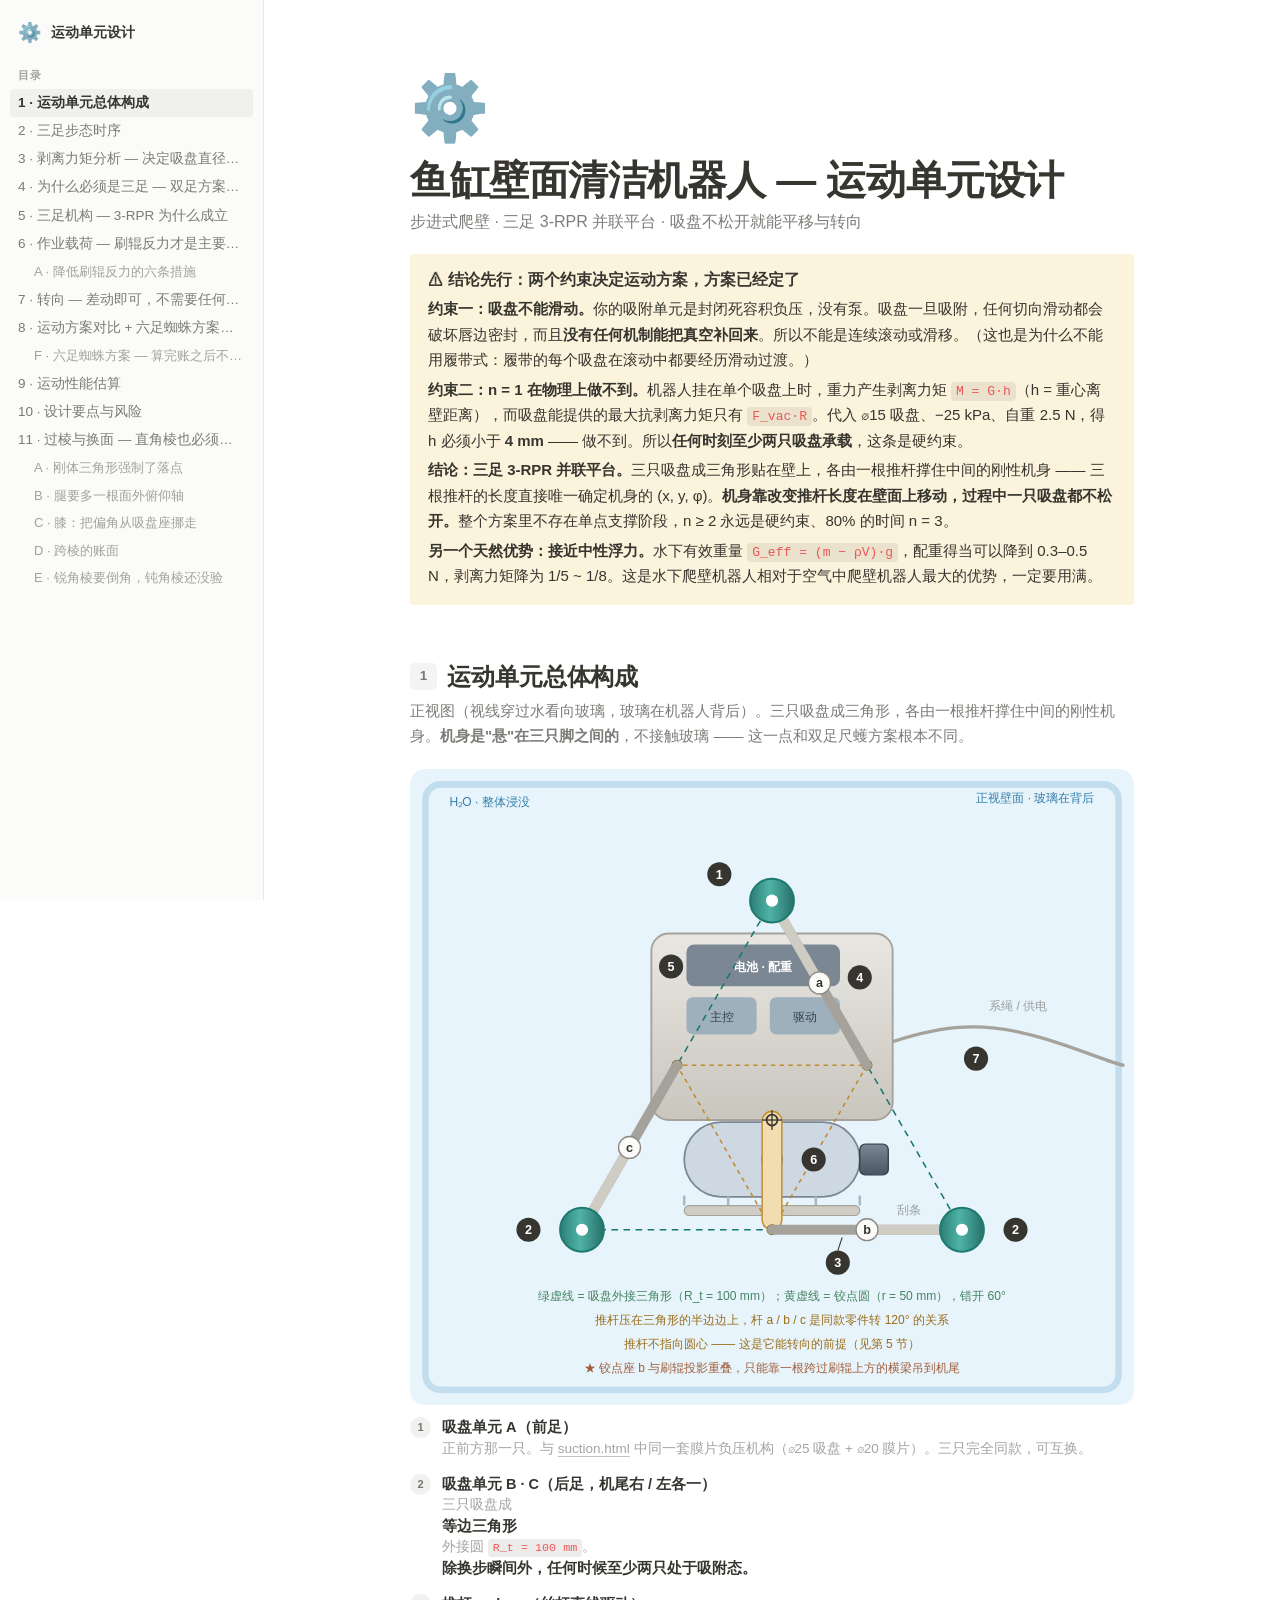
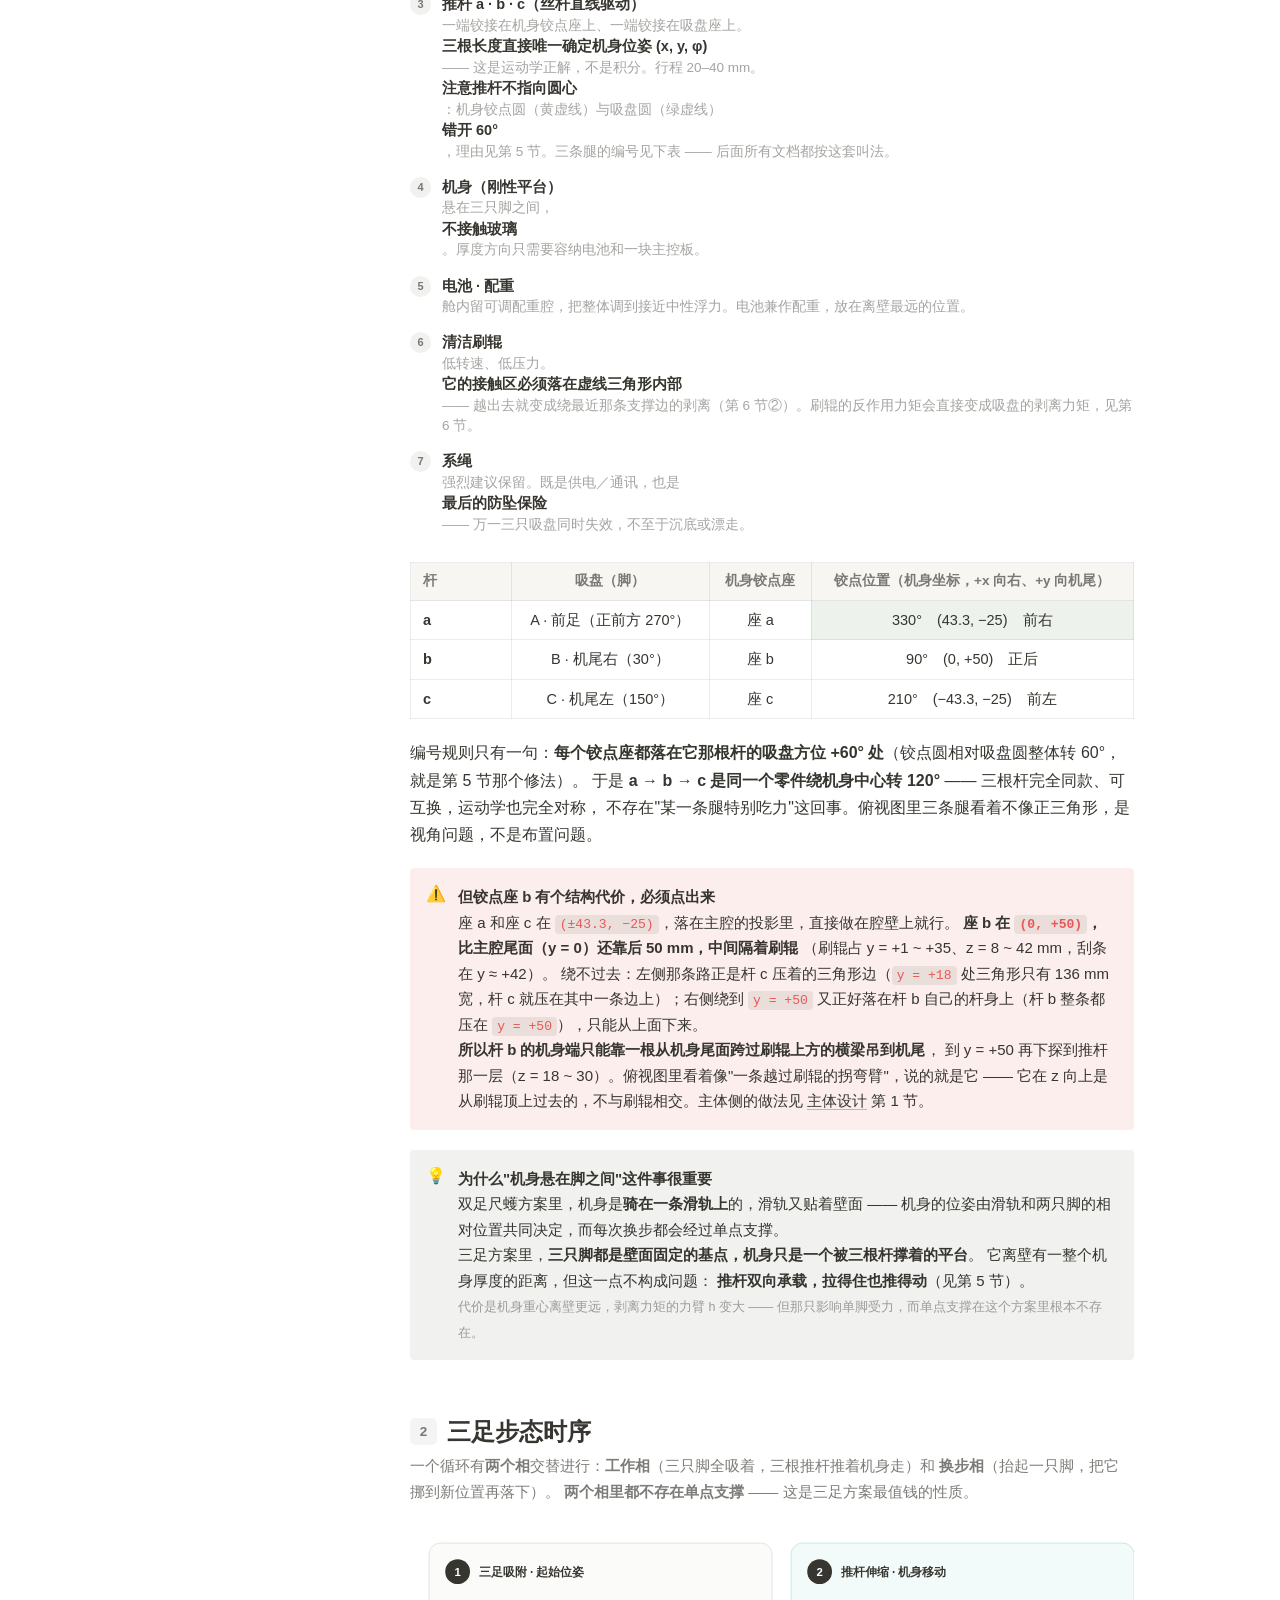
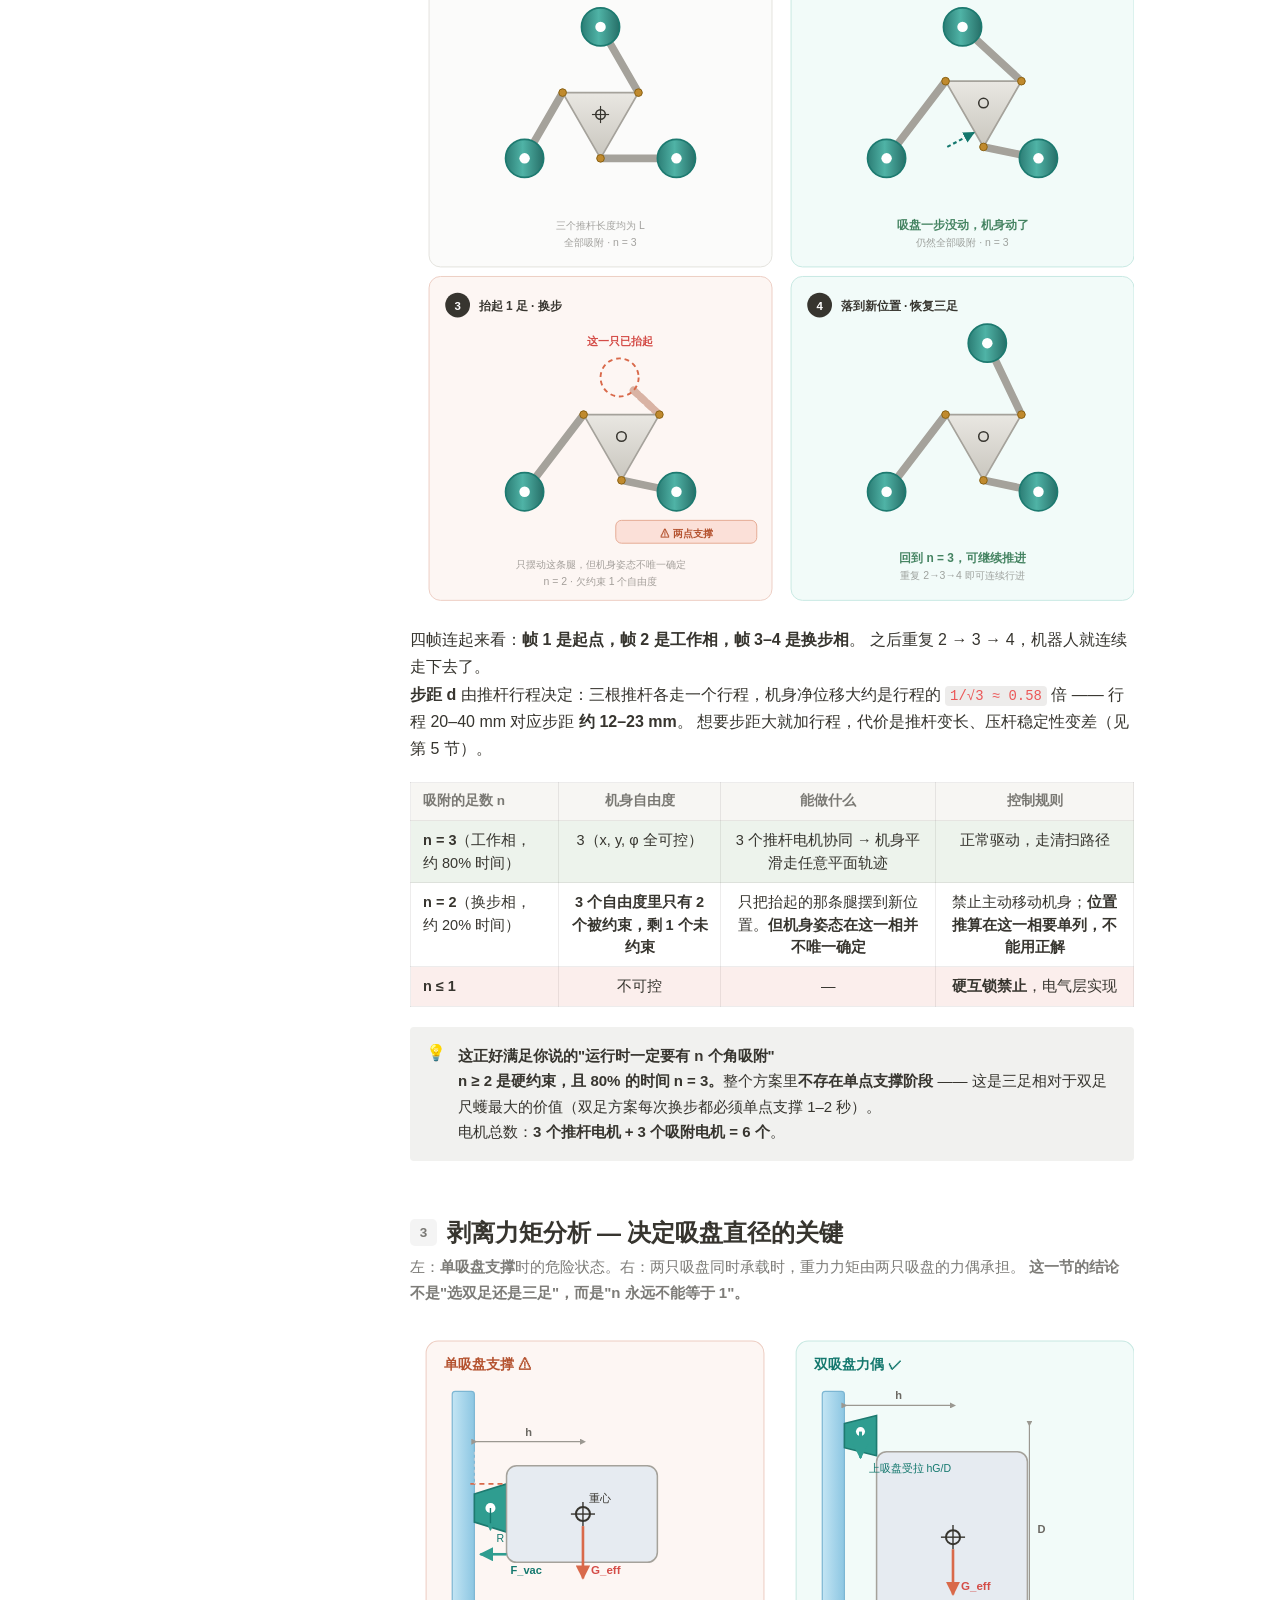
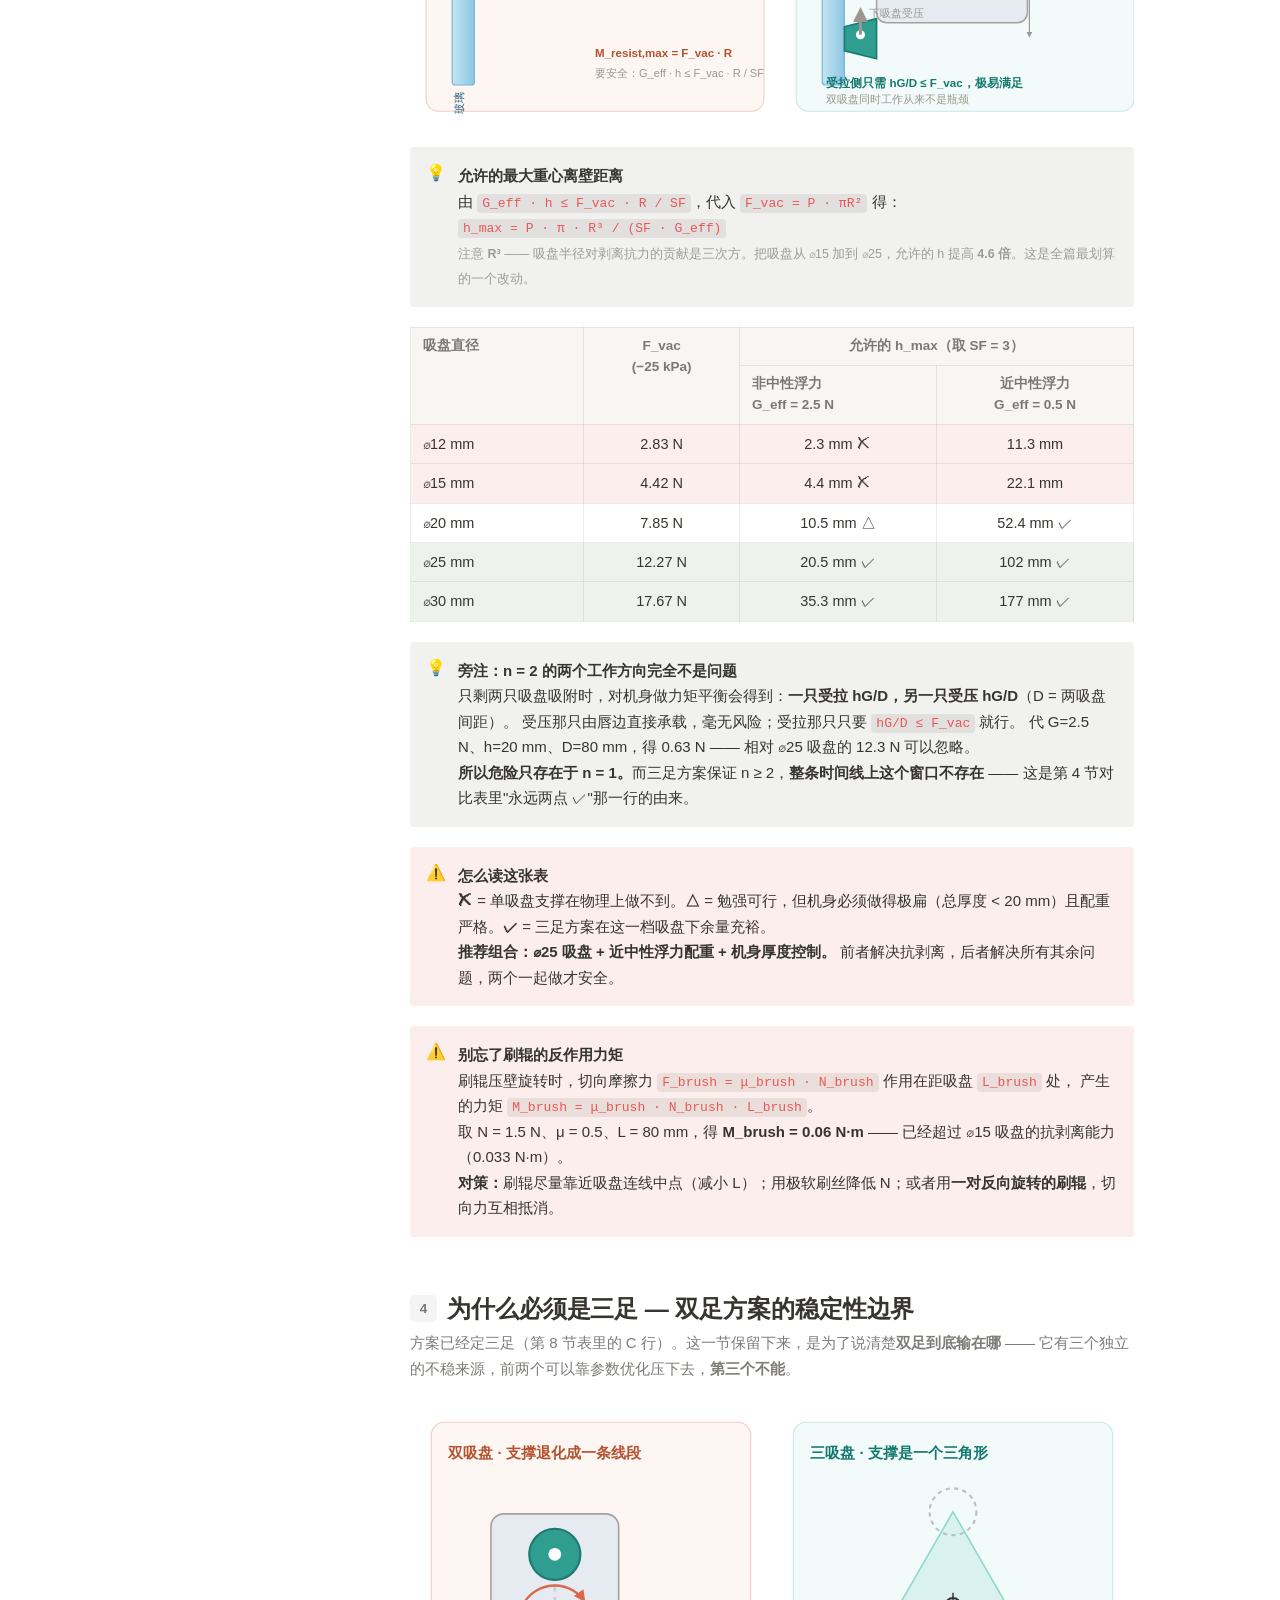
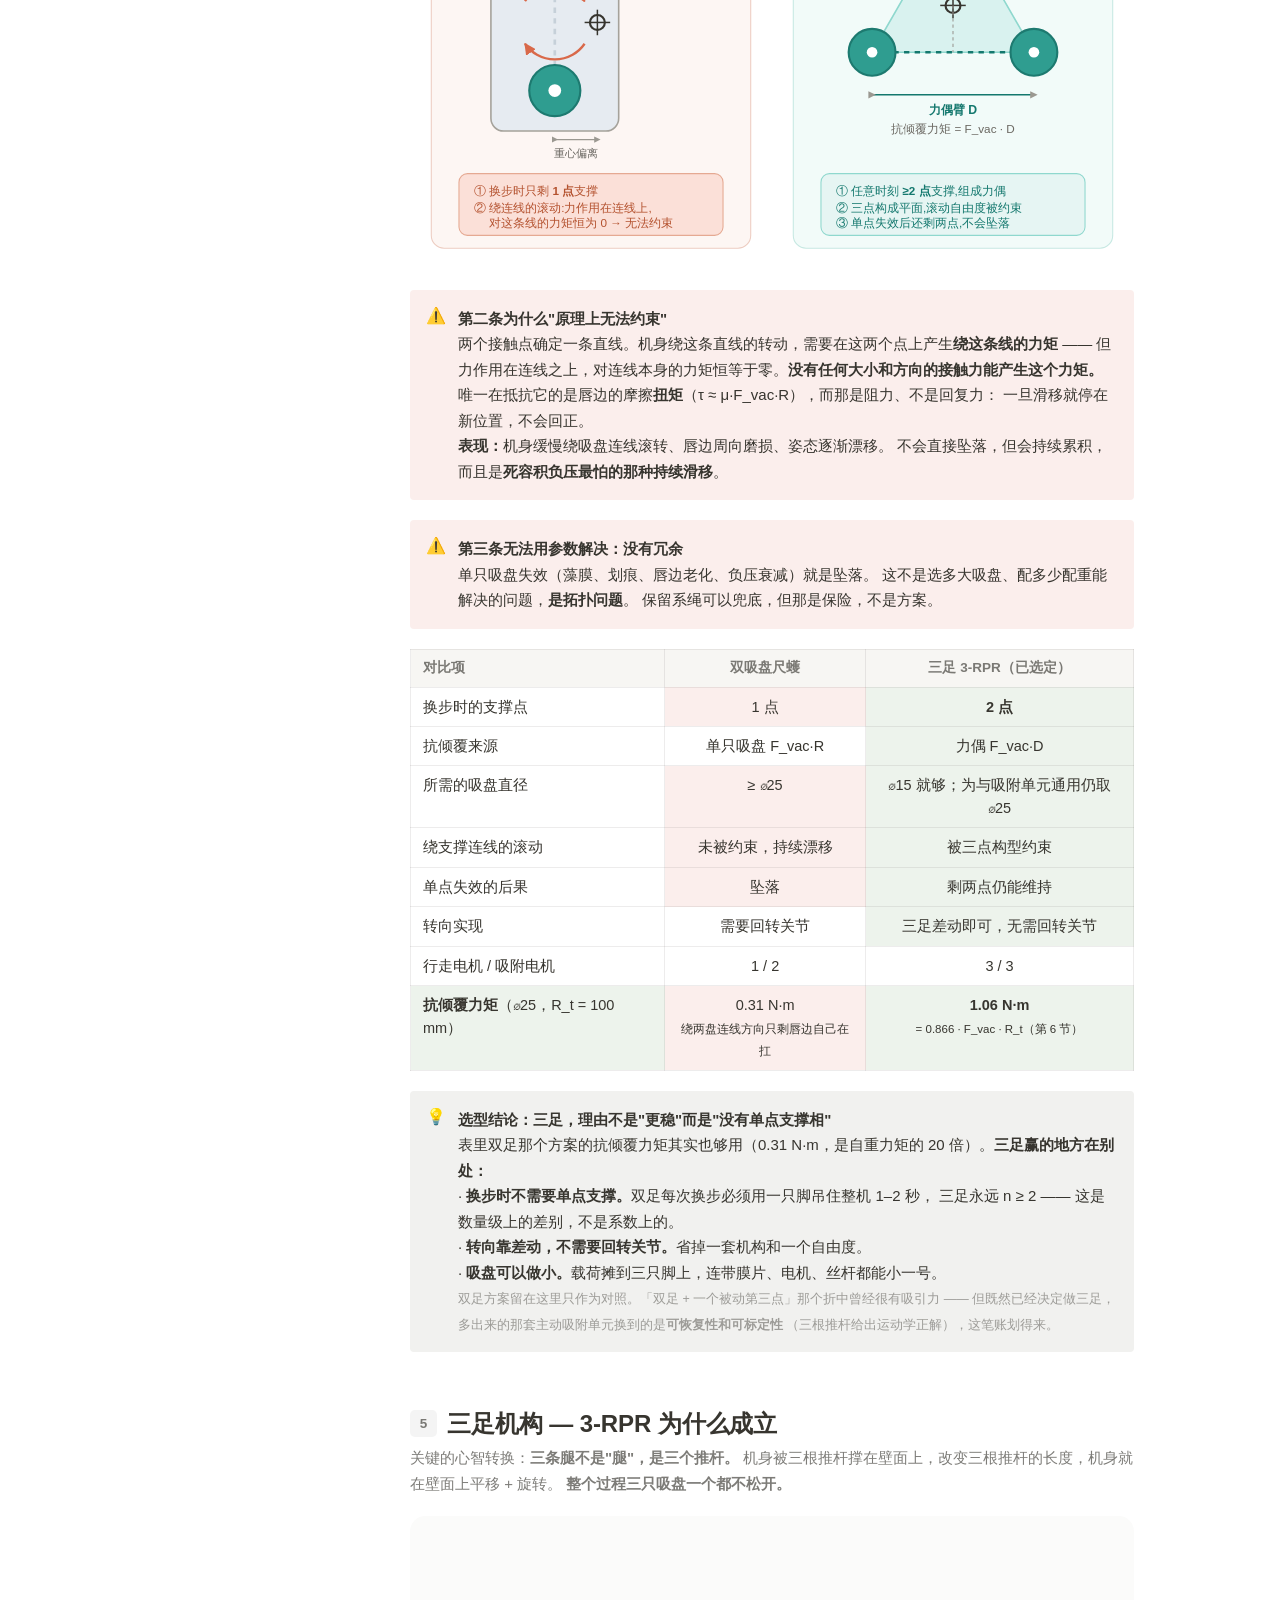
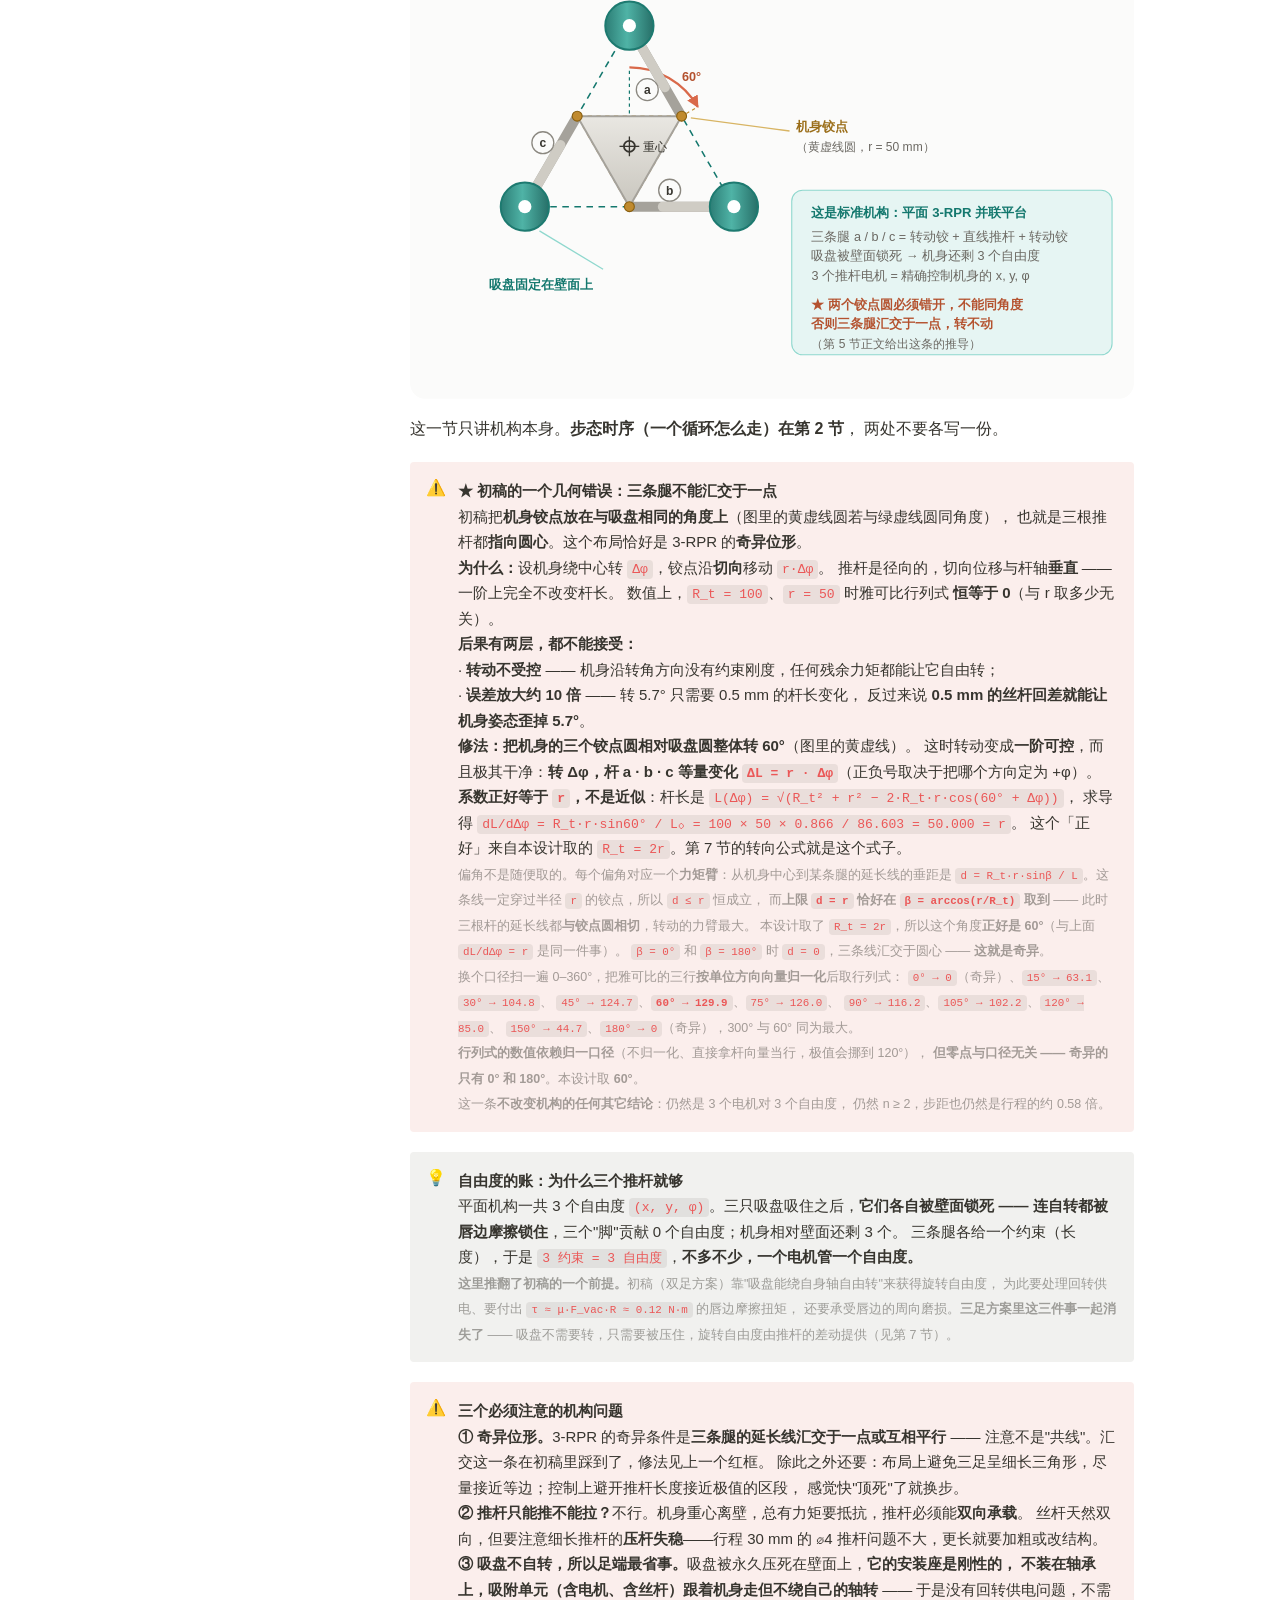
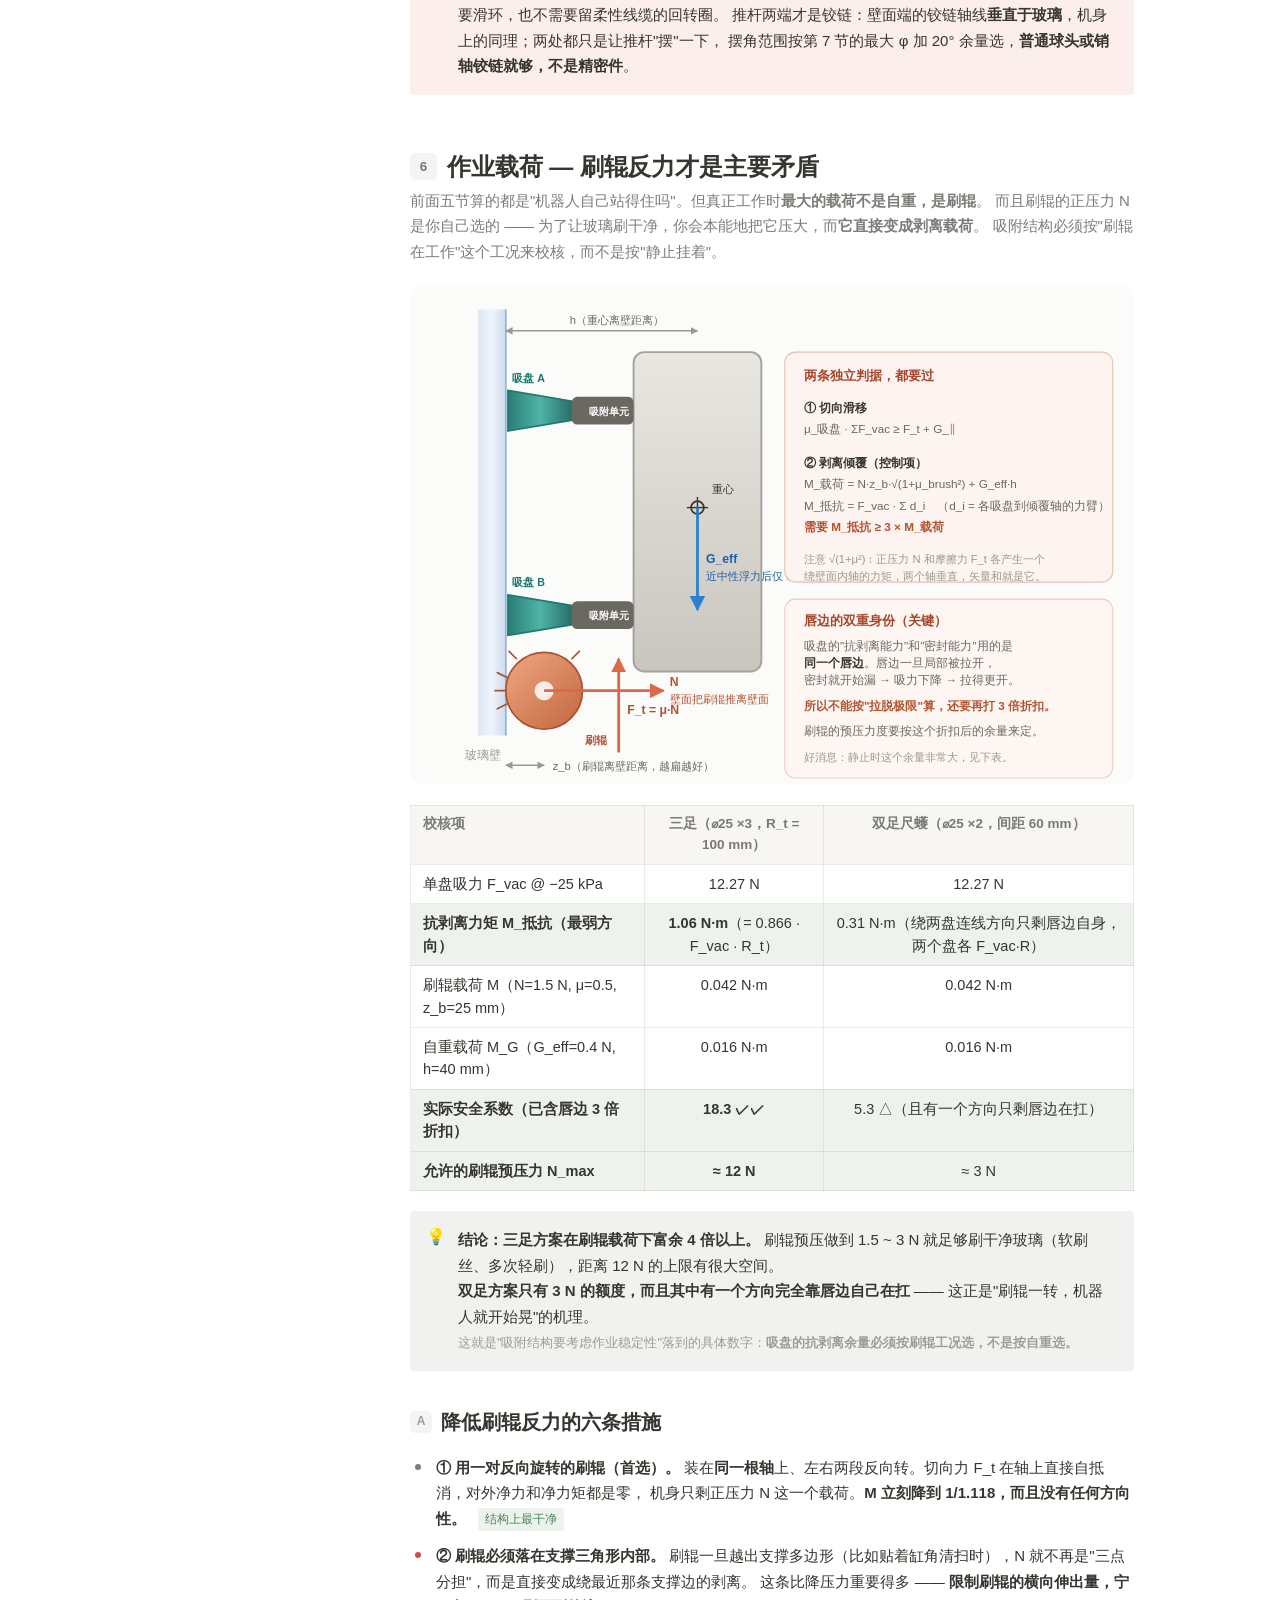
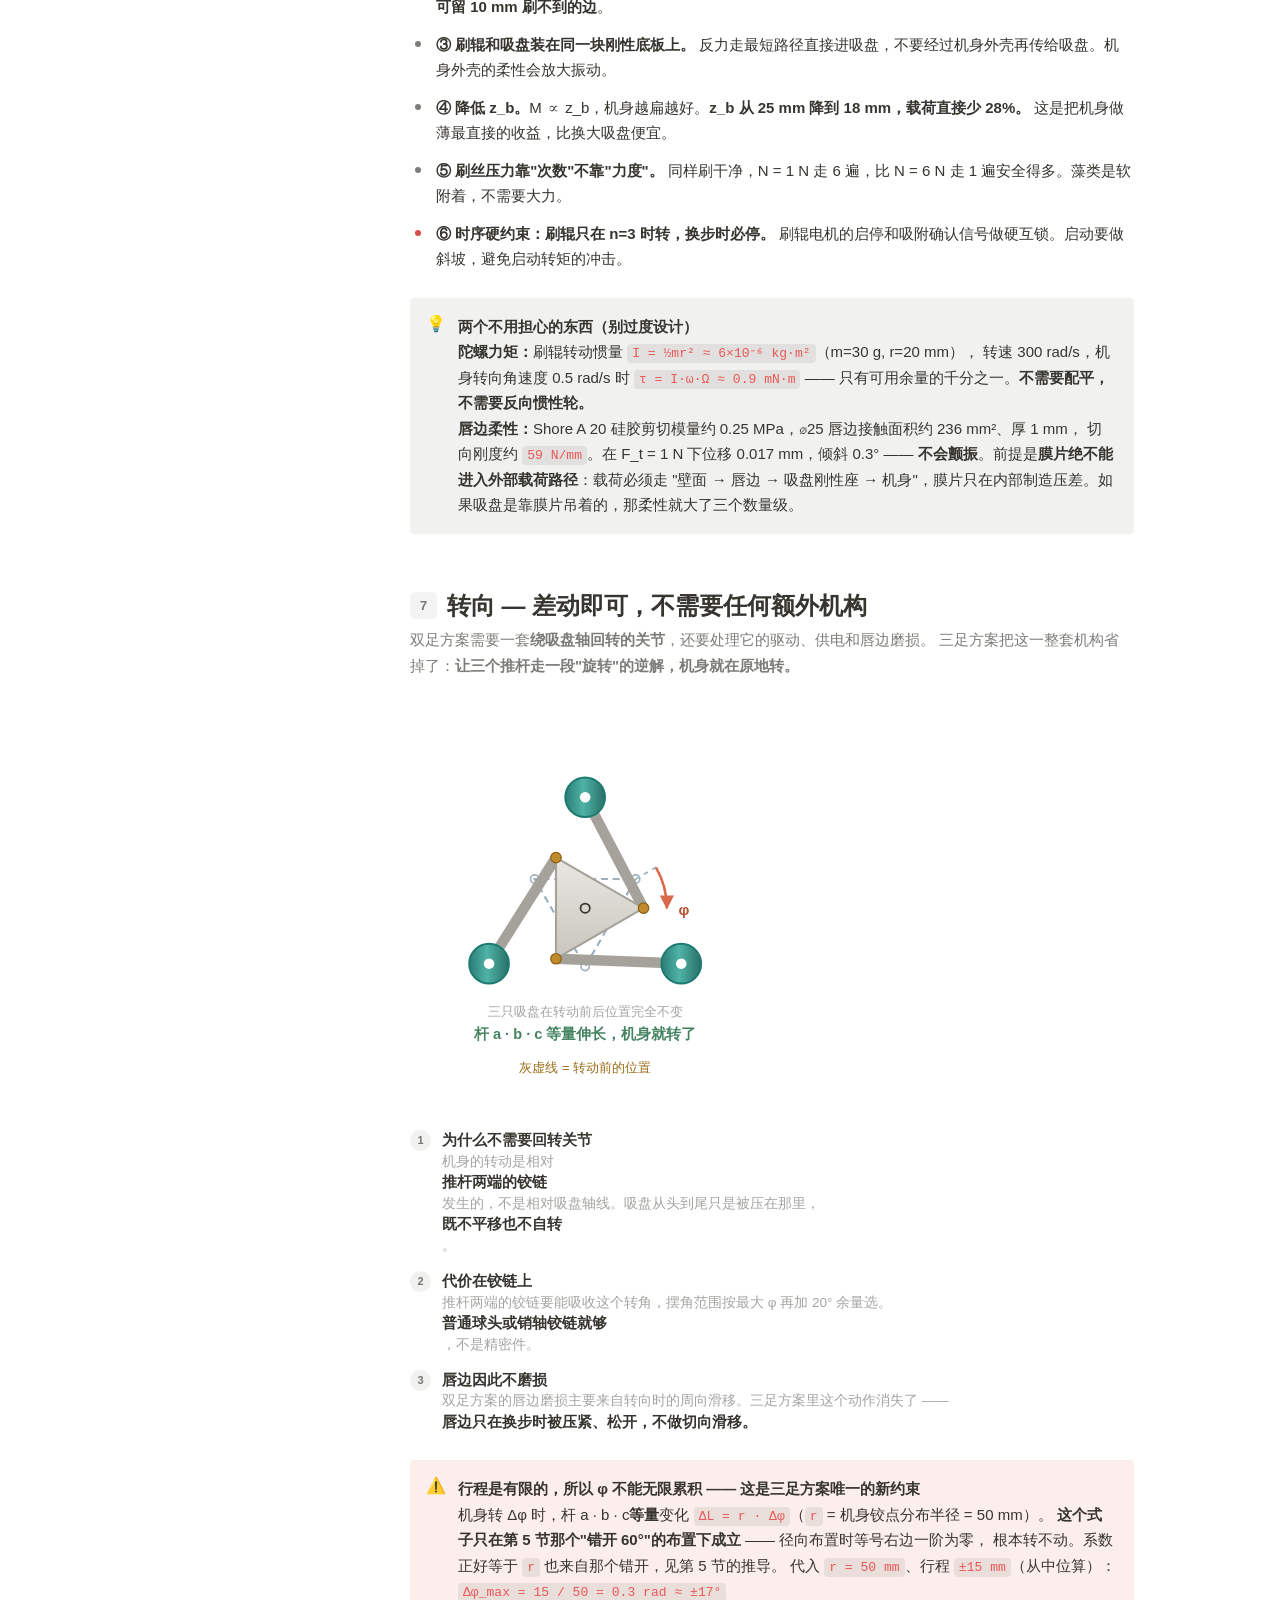
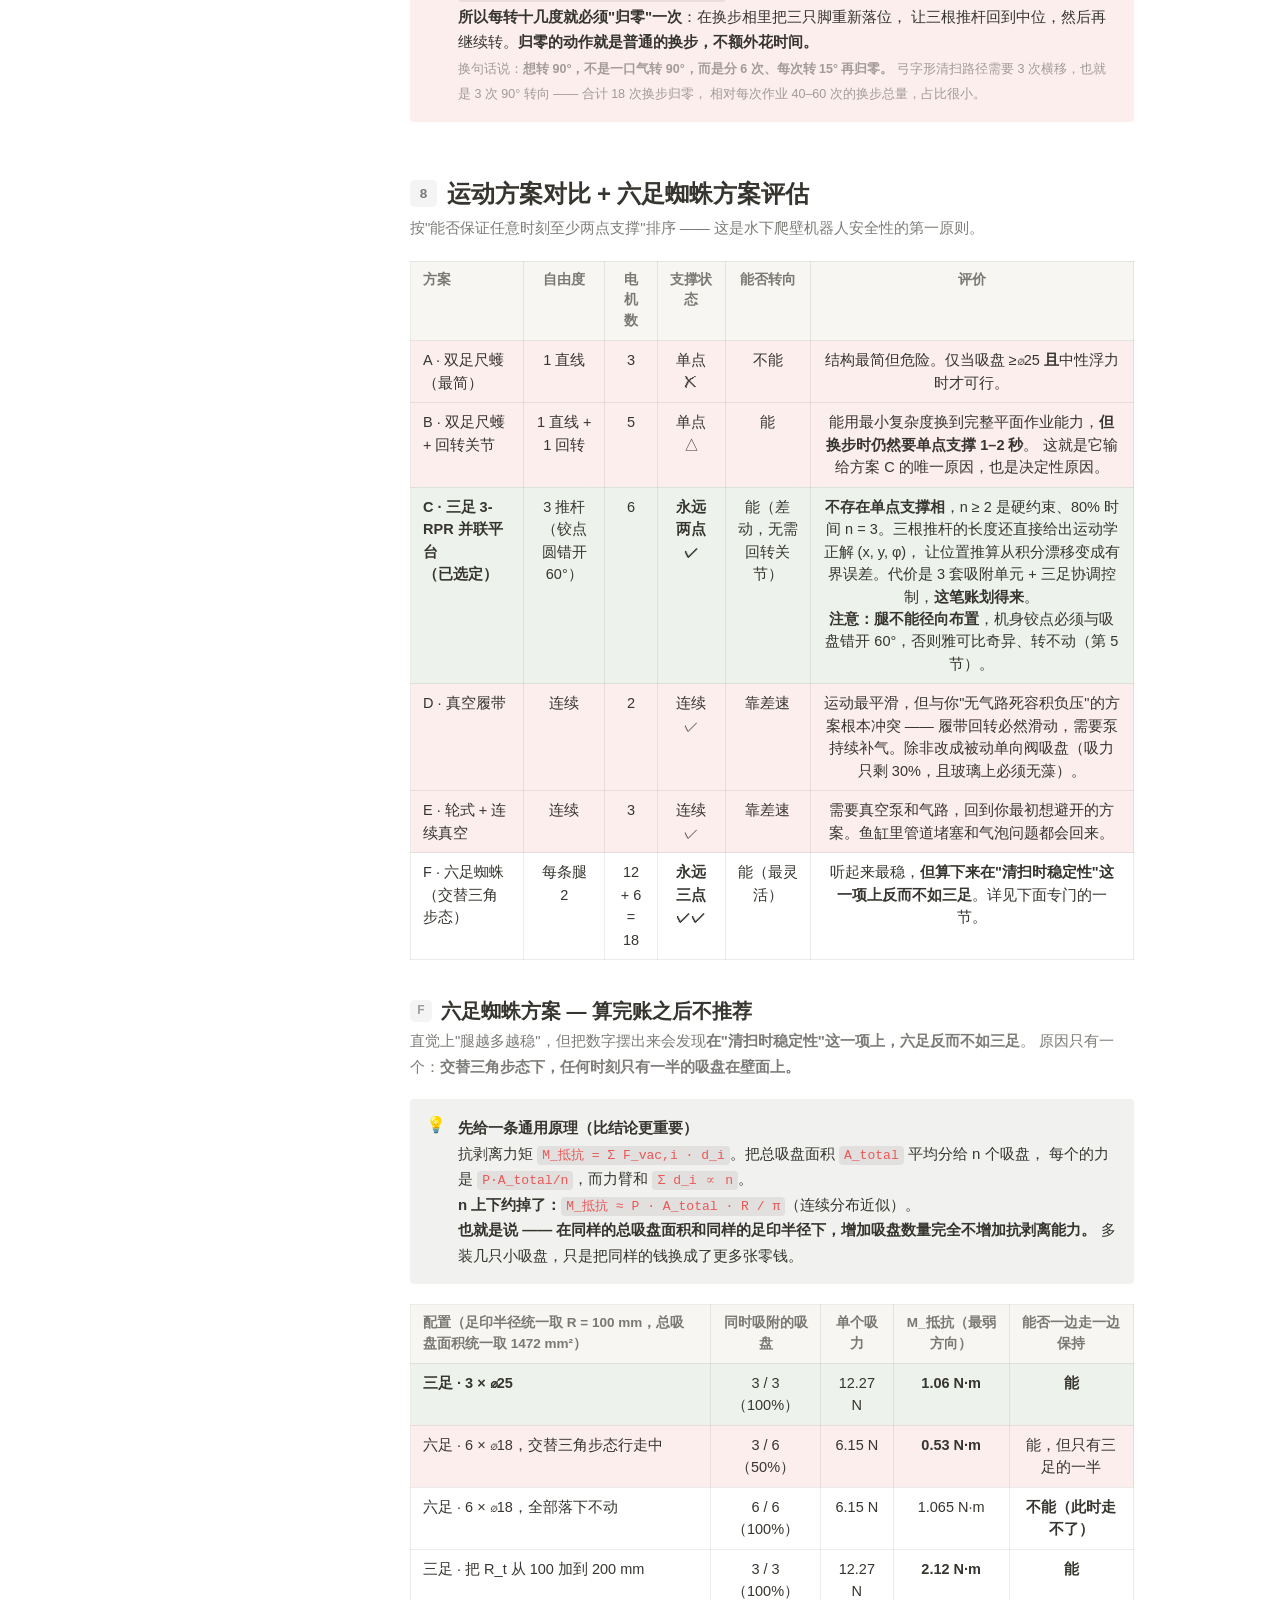
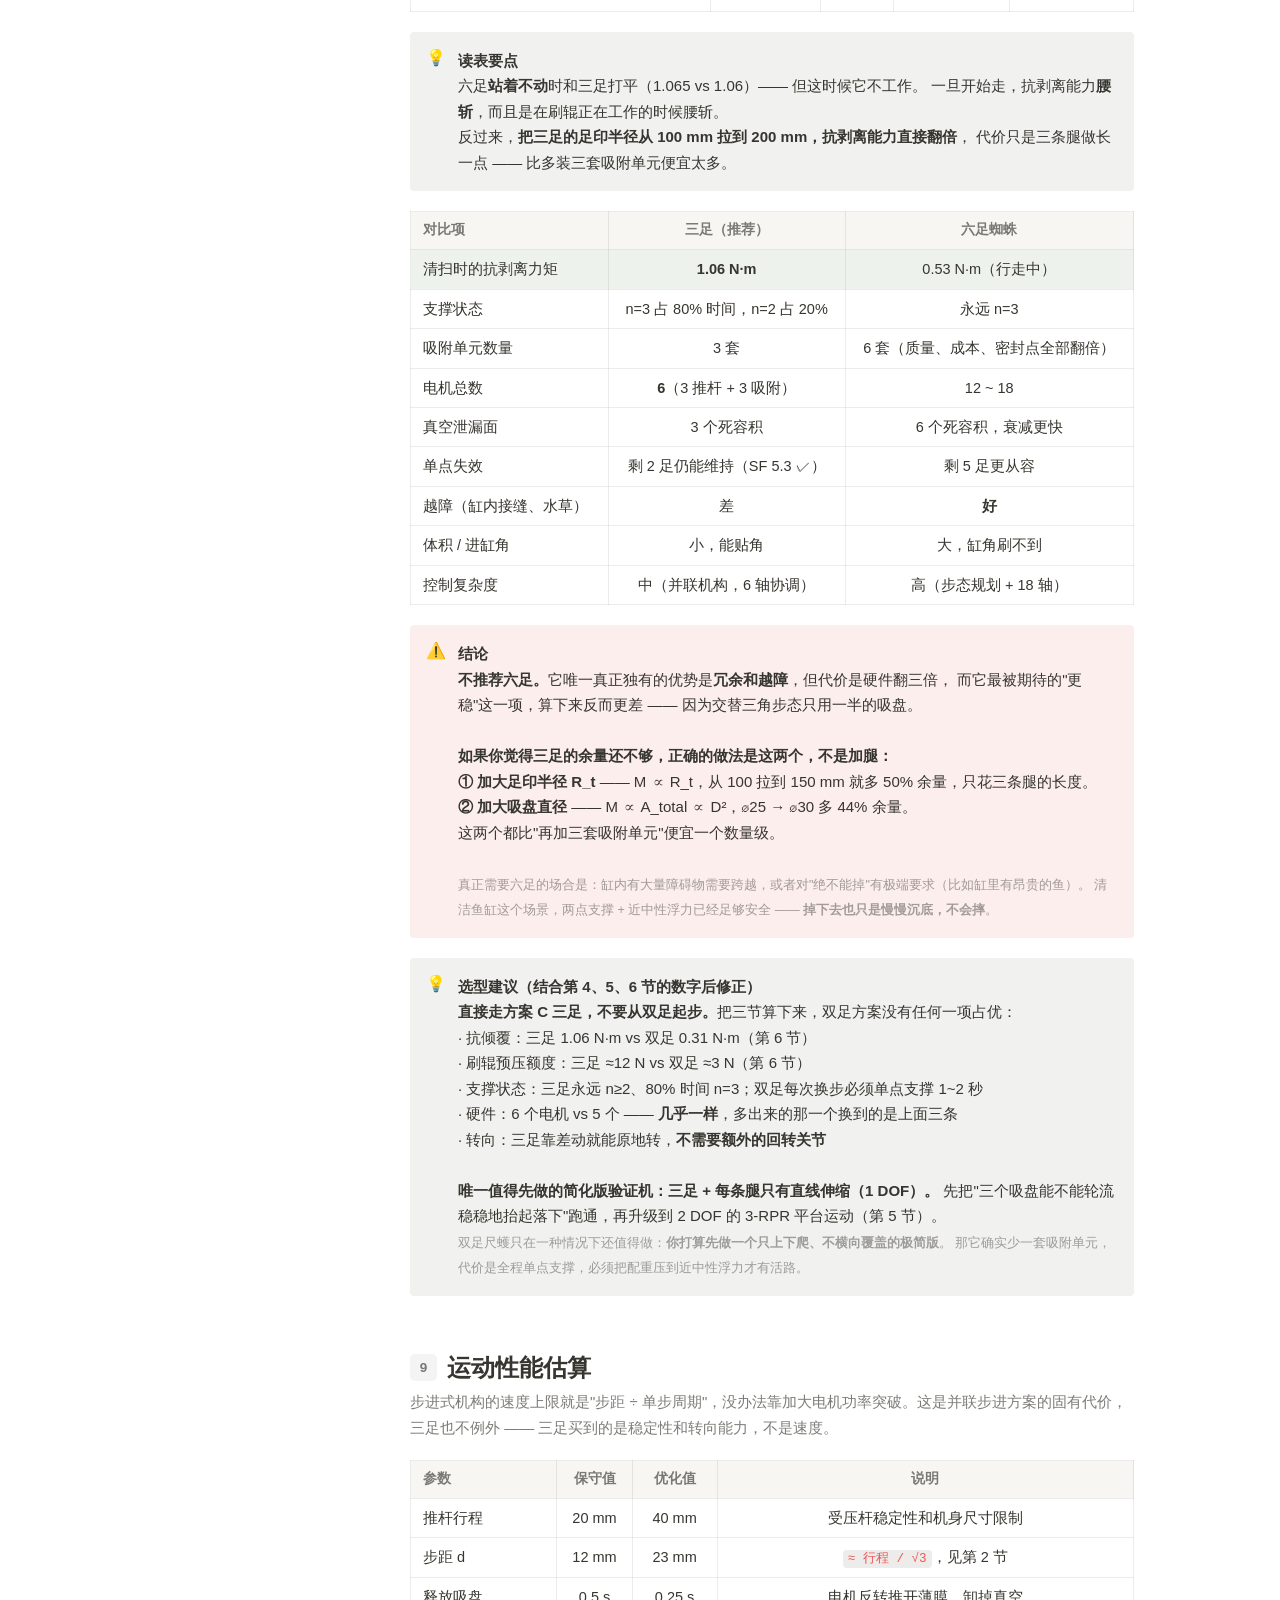
<file: motion.html>
<!DOCTYPE html>
<html lang="zh-CN">
<head>
<meta charset="UTF-8">
<meta name="viewport" content="width=device-width, initial-scale=1">
<title>鱼缸壁面清洁机器人 — 运动单元设计</title>
<link rel="stylesheet" href="assets/notion.css">
</head>
<body>
<nav class="side" id="side">
  <div class="side-doc"><span class="side-icon">⚙️</span><span class="side-name">运动单元设计</span></div>
  <div class="side-label">目录</div>
  <ul class="side-list">
    <li><a href="#s1" title="1 · 运动单元总体构成">1 · 运动单元总体构成</a></li>
    <li><a href="#s2" title="2 · 三足步态时序">2 · 三足步态时序</a></li>
    <li><a href="#s3" title="3 · 剥离力矩分析 — 决定吸盘直径的关键">3 · 剥离力矩分析 — 决定吸盘直径的关键</a></li>
    <li><a href="#s4" title="4 · 为什么必须是三足 — 双足方案的稳定性边界">4 · 为什么必须是三足 — 双足方案的稳定性边界</a></li>
    <li><a href="#s5" title="5 · 三足机构 — 3-RPR 为什么成立">5 · 三足机构 — 3-RPR 为什么成立</a></li>
    <li><a href="#s6" title="6 · 作业载荷 — 刷辊反力才是主要矛盾">6 · 作业载荷 — 刷辊反力才是主要矛盾</a></li>
    <li class="lv2"><a href="#s6a1" title="A · 降低刷辊反力的六条措施">A · 降低刷辊反力的六条措施</a></li>
    <li><a href="#s7" title="7 · 转向 — 差动即可，不需要任何额外机构">7 · 转向 — 差动即可，不需要任何额外机构</a></li>
    <li><a href="#s8" title="8 · 运动方案对比 + 六足蜘蛛方案评估">8 · 运动方案对比 + 六足蜘蛛方案评估</a></li>
    <li class="lv2"><a href="#s8a1" title="F · 六足蜘蛛方案 — 算完账之后不推荐">F · 六足蜘蛛方案 — 算完账之后不推荐</a></li>
    <li><a href="#s9" title="9 · 运动性能估算">9 · 运动性能估算</a></li>
    <li><a href="#s10" title="10 · 设计要点与风险">10 · 设计要点与风险</a></li>
    <li><a href="#s11" title="11 · 过棱与换面 — 直角棱也必须能过">11 · 过棱与换面 — 直角棱也必须能过</a></li>
    <li class="lv2"><a href="#s11a1" title="A · 刚体三角形强制了落点">A · 刚体三角形强制了落点</a></li>
    <li class="lv2"><a href="#s11a2" title="B · 腿要多一根面外俯仰轴">B · 腿要多一根面外俯仰轴</a></li>
    <li class="lv2"><a href="#s11a3" title="C · 膝：把偏角从吸盘座挪走">C · 膝：把偏角从吸盘座挪走</a></li>
    <li class="lv2"><a href="#s11a4" title="D · 跨棱的账面">D · 跨棱的账面</a></li>
    <li class="lv2"><a href="#s11a5" title="E · 锐角棱要倒角，钝角棱还没验">E · 锐角棱要倒角，钝角棱还没验</a></li>
  </ul>
</nav>
<button class="side-btn" type="button" aria-label="目录">&#9776;</button>
<main class="page">
<div class="page-inner">


<header>
  <div class="page-icon">⚙️</div>
  <h1>鱼缸壁面清洁机器人 — 运动单元设计</h1>
  <p class="sub">步进式爬壁 · 三足 3-RPR 并联平台 · 吸盘不松开就能平移与转向</p>
</header>

<!-- ══════ 结论先行 ══════ -->
<div class="keybox">
  <h3>⚠ 结论先行：两个约束决定运动方案，方案已经定了</h3>
  <p><b>约束一：吸盘不能滑动。</b>你的吸附单元是封闭死容积负压，没有泵。吸盘一旦吸附，任何切向滑动都会破坏唇边密封，而且<b>没有任何机制能把真空补回来</b>。所以不能是连续滚动或滑移。（这也是为什么不能用履带式：履带的每个吸盘在滚动中都要经历滑动过渡。）</p>
  <p><b>约束二：n = 1 在物理上做不到。</b>机器人挂在单个吸盘上时，重力产生剥离力矩 <code>M = G·h</code>（h = 重心离壁距离），而吸盘能提供的最大抗剥离力矩只有 <code>F_vac·R</code>。代入 ∅15 吸盘、−25 kPa、自重 2.5 N，得 h 必须小于 <b>4 mm</b> —— 做不到。所以<b>任何时刻至少两只吸盘承载</b>，这条是硬约束。</p>
  <p><b>结论：三足 3-RPR 并联平台。</b>三只吸盘成三角形贴在壁上，各由一根推杆撑住中间的刚性机身 —— 三根推杆的长度直接唯一确定机身的 (x, y, φ)。<b>机身靠改变推杆长度在壁面上移动，过程中一只吸盘都不松开。</b>整个方案里不存在单点支撑阶段，n ≥ 2 永远是硬约束、80% 的时间 n = 3。</p>
  <p><b>另一个天然优势：接近中性浮力。</b>水下有效重量 <code>G_eff = (m − ρV)·g</code>，配重得当可以降到 0.3–0.5 N，剥离力矩降为 1/5 ~ 1/8。这是水下爬壁机器人相对于空气中爬壁机器人最大的优势，一定要用满。</p>
</div>

<!-- ══════ 图 1 ══════ -->
<div class="card">
  <h2 id="s1"><span class="n">1</span>运动单元总体构成</h2>
  <p class="cap">正视图（视线穿过水看向玻璃，玻璃在机器人背后）。三只吸盘成三角形，各由一根推杆撑住中间的刚性机身。<b>机身是"悬"在三只脚之间的</b>，不接触玻璃 —— 这一点和双足尺蠖方案根本不同。</p>

  <svg viewBox="0 0 660 580" role="img" aria-label="三足运动单元总体构成正视图" style="width:100%;height:auto">
    <defs>
      <linearGradient id="m1Glass" x1="0" y1="0" x2="1" y2="0">
        <stop offset="0" stop-color="#c3e5f4"/><stop offset="1" stop-color="#8cc6e2"/>
      </linearGradient>
      <linearGradient id="m1Body" x1="0" y1="0" x2="0" y2="1">
        <stop offset="0" stop-color="#e9e7e2"/><stop offset="1" stop-color="#c9c6be"/>
      </linearGradient>
      <linearGradient id="m1Mot" x1="0" y1="0" x2="0" y2="1">
        <stop offset="0" stop-color="#7c8794"/><stop offset="1" stop-color="#4a5563"/>
      </linearGradient>
      <linearGradient id="m1Cup" x1="0" y1="0" x2="1" y2="0">
        <stop offset="0" stop-color="#2c7d75"/><stop offset=".45" stop-color="#4fb3a6"/><stop offset="1" stop-color="#276f68"/>
      </linearGradient>
    </defs>

    <rect x="0" y="0" width="660" height="580" rx="14" fill="#e8f4fb"/>
    <text x="624" y="30" text-anchor="end" class="s-sub" style="fill:var(--blue-fg)">正视壁面 · 玻璃在背后</text>
    <text x="36" y="34" class="s-sub" style="fill:var(--blue-fg)">H₂O · 整体浸没</text>

    <rect x="14" y="14" width="632" height="552" rx="14" fill="none" stroke="#7cb6d3" stroke-width="6" opacity=".35"/>

    <!-- ── 系绳（从机身尾右侧引出，画在机身下面） ── -->
    <path d="M430,252 C486,232 520,232 556,240 C598,249 626,264 650,270"
          fill="none" stroke="#a5a29b" stroke-width="3" stroke-linecap="round"/>

    <!-- ── 刷辊（贴玻璃，画在最底层） ── -->
    <rect x="250" y="322" width="160" height="68" rx="34" fill="#cdd8e2" stroke="#7c8794" stroke-width="1.6"/>
    <g stroke="#a8b6c4" stroke-width="2.2" stroke-linecap="round">
      <line x1="250" y1="390" x2="250" y2="397"/><line x1="290" y1="390" x2="290" y2="397"/>
      <line x1="330" y1="390" x2="330" y2="397"/><line x1="370" y1="390" x2="370" y2="397"/>
      <line x1="410" y1="390" x2="410" y2="397"/>
    </g>
    <circle cx="330" cy="356" r="10" fill="#7c8794"/>
    <rect x="410" y="342" width="26" height="28" rx="5" fill="url(#m1Mot)" stroke="#39424f" stroke-width="1.3"/>
    <rect x="250" y="398" width="160" height="9" rx="4.5" fill="#cfccc4" stroke="#a5a29b" stroke-width="1"/>
    <text x="444" y="406" class="s-sub">刮条</text>

    <!-- ── 机身 ── -->
    <rect x="220" y="150" width="220" height="170" rx="16" fill="url(#m1Body)" stroke="#a5a29b" stroke-width="1.7"/>
    <rect x="252" y="160" width="140" height="38" rx="7" fill="#7c8794"/>
    <text x="322" y="184" text-anchor="middle" font-size="11" font-weight="600" fill="#fff">电池 · 配重</text>
    <rect x="252" y="208" width="64" height="34" rx="6" fill="#9fb0bd"/>
    <text x="284" y="230" text-anchor="middle" font-size="10.5" fill="#33414f">主控</text>
    <rect x="328" y="208" width="64" height="34" rx="6" fill="#9fb0bd"/>
    <text x="360" y="230" text-anchor="middle" font-size="10.5" fill="#33414f">驱动</text>

    <!-- ── 两个铰点圆：吸盘（绿）与机身铰点（黄），错开 60°。按真实比例 2 px/mm 画 ── -->
    <polygon points="330.0,120.0 503.2,420.0 156.8,420.0" fill="none" stroke="#14786e" stroke-width="1.4" stroke-dasharray="6 5"/>
    <polygon points="416.6,270.0 330.0,420.0 243.4,270.0" fill="none" stroke="#c08a2e" stroke-width="1.4" stroke-dasharray="4 4"/>

    <!-- ── 铰点座 b 的跨梁：机身尾面在 y = 0，铰点座 b 在 y = +50 —— 中间隔着刷辊，
         只能从刷辊上方跨过去（z 44–54），到机尾再下探到推杆那一层 ── -->
    <rect x="321" y="312" width="18" height="108" rx="9" fill="#f2ddb0" stroke="#c08a2e" stroke-width="1.3"/>

    <g fill="#c08a2e" stroke="#8a6010" stroke-width="1">
      <circle cx="416.6" cy="270.0" r="4.5"/>
      <circle cx="330.0" cy="420.0" r="4.5"/>
      <circle cx="243.4" cy="270.0" r="4.5"/>
    </g>

    <!-- ── 推杆 a / b / c：一端在吸盘座上，一端在机身铰点座上 ── -->
    <g stroke-linecap="round">
      <line x1="330.0" y1="120.0" x2="416.6" y2="270.0" stroke="#a5a29b" stroke-width="9"/>
      <line x1="330.0" y1="120.0" x2="375.0" y2="198.0" stroke="#cfccc4" stroke-width="9"/>
      <line x1="503.2" y1="420.0" x2="330.0" y2="420.0" stroke="#a5a29b" stroke-width="9"/>
      <line x1="503.2" y1="420.0" x2="413.1" y2="420.0" stroke="#cfccc4" stroke-width="9"/>
      <line x1="156.8" y1="420.0" x2="243.4" y2="270.0" stroke="#a5a29b" stroke-width="9"/>
      <line x1="156.8" y1="420.0" x2="201.8" y2="342.0" stroke="#cfccc4" stroke-width="9"/>
    </g>

    <circle cx="330" cy="320" r="5" fill="none" stroke="#37352f" stroke-width="1.6"/>
    <line x1="321" y1="320" x2="339" y2="320" stroke="#37352f" stroke-width="1.2"/>
    <line x1="330" y1="311" x2="330" y2="329" stroke="#37352f" stroke-width="1.2"/>

    <!-- ── 三只吸盘 ── -->
    <circle cx="330.0" cy="120.0" r="20" fill="url(#m1Cup)" stroke="#1d7a70" stroke-width="1.8"/>
    <circle cx="330.0" cy="120.0" r="5.5" fill="#fff"/>
    <circle cx="156.8" cy="420.0" r="20" fill="url(#m1Cup)" stroke="#1d7a70" stroke-width="1.8"/>
    <circle cx="156.8" cy="420.0" r="5.5" fill="#fff"/>
    <circle cx="503.2" cy="420.0" r="20" fill="url(#m1Cup)" stroke="#1d7a70" stroke-width="1.8"/>
    <circle cx="503.2" cy="420.0" r="5.5" fill="#fff"/>

    <text x="528" y="220" class="s-sub">系绳 / 供电</text>

    <!-- ── 杆号：与第 5 节、body.html 同一套（a 前足 / b 机尾右 / c 机尾左） ── -->
    <g font-size="11.5" font-weight="700" text-anchor="middle">
      <circle cx="373.3" cy="195" r="10" fill="#fbfbfa" stroke="#8b8880" stroke-width="1.2"/><text x="373.3" y="199" fill="#37352f">a</text>
      <circle cx="416.6" cy="420" r="10" fill="#fbfbfa" stroke="#8b8880" stroke-width="1.2"/><text x="416.6" y="424" fill="#37352f">b</text>
      <circle cx="200.1" cy="345" r="10" fill="#fbfbfa" stroke="#8b8880" stroke-width="1.2"/><text x="200.1" y="349" fill="#37352f">c</text>
    </g>

    <text x="330" y="484" text-anchor="middle" class="s-sub" style="fill:var(--green-fg)">绿虚线 = 吸盘外接三角形（R_t = 100 mm）；黄虚线 = 铰点圆（r = 50 mm），错开 60°</text>
    <text x="330" y="506" text-anchor="middle" class="s-sub" style="fill:#9a6d18">推杆压在三角形的半边边上，杆 a / b / c 是同款零件转 120° 的关系</text>
    <text x="330" y="528" text-anchor="middle" class="s-sub" style="fill:#9a6d18">推杆不指向圆心 —— 这是它能转向的前提（见第 5 节）</text>
    <text x="330" y="550" text-anchor="middle" class="s-sub" style="fill:#a05f3c">★ 铰点座 b 与刷辊投影重叠，只能靠一根跨过刷辊上方的横梁吊到机尾</text>

    <g font-size="11.5" font-weight="700" text-anchor="middle">
      <circle cx="282" cy="96" r="11" fill="#37352f"/><text x="282" y="100" fill="#fff">1</text>
      <circle cx="108" cy="420" r="11" fill="#37352f"/><text x="108" y="424" fill="#fff">2</text>
      <circle cx="552" cy="420" r="11" fill="#37352f"/><text x="552" y="424" fill="#fff">2</text>
      <line x1="390" y1="439" x2="394" y2="427" stroke="#37352f" stroke-width="1"/>
      <circle cx="390" cy="450" r="11" fill="#37352f"/><text x="390" y="454" fill="#fff">3</text>
      <circle cx="410" cy="190" r="11" fill="#37352f"/><text x="410" y="194" fill="#fff">4</text>
      <circle cx="238" cy="180" r="11" fill="#37352f"/><text x="238" y="184" fill="#fff">5</text>
      <circle cx="368" cy="356" r="11" fill="#37352f"/><text x="368" y="360" fill="#fff">6</text>
      <circle cx="516" cy="264" r="11" fill="#37352f"/><text x="516" y="268" fill="#fff">7</text>
    </g>
  </svg>

  <div class="legend">
    <ol>
      <li><b>吸盘单元 A（前足）</b><span>正前方那一只。与 <a href="suction.html">suction.html</a> 中同一套膜片负压机构（∅25 吸盘 + ∅20 膜片）。三只完全同款，可互换。</span></li>
      <li><b>吸盘单元 B · C（后足，机尾右 / 左各一）</b><span>三只吸盘成<b>等边三角形</b>外接圆 <code>R_t = 100 mm</code>。<b>除换步瞬间外，任何时候至少两只处于吸附态。</b></span></li>
      <li><b>推杆 a · b · c（丝杆直线驱动）</b><span>一端铰接在机身铰点座上、一端铰接在吸盘座上。<b>三根长度直接唯一确定机身位姿 (x, y, φ)</b> —— 这是运动学正解，不是积分。行程 20–40 mm。<b>注意推杆不指向圆心</b>：机身铰点圆（黄虚线）与吸盘圆（绿虚线）<b>错开 60°</b>，理由见第 5 节。三条腿的编号见下表 —— 后面所有文档都按这套叫法。</span></li>
      <li><b>机身（刚性平台）</b><span>悬在三只脚之间，<b>不接触玻璃</b>。厚度方向只需要容纳电池和一块主控板。</span></li>
      <li><b>电池 · 配重</b><span>舱内留可调配重腔，把整体调到接近中性浮力。电池兼作配重，放在离壁最远的位置。</span></li>
      <li><b>清洁刷辊</b><span>低转速、低压力。<b>它的接触区必须落在虚线三角形内部</b> —— 越出去就变成绕最近那条支撑边的剥离（第 6 节②）。刷辊的反作用力矩会直接变成吸盘的剥离力矩，见第 6 节。</span></li>
      <li><b>系绳</b><span>强烈建议保留。既是供电／通讯，也是<b>最后的防坠保险</b> —— 万一三只吸盘同时失效，不至于沉底或漂走。</span></li>
    </ol>
  </div>

  <table>
    <thead><tr><th>杆</th><th>吸盘（脚）</th><th>机身铰点座</th><th>铰点位置（机身坐标，+x 向右、+y 向机尾）</th></tr></thead>
    <tbody>
      <tr><td><b>a</b></td><td>A · 前足（正前方 270°）</td><td>座 a</td><td class="hl">330°　(43.3, −25)　前右</td></tr>
      <tr><td><b>b</b></td><td>B · 机尾右（30°）</td><td>座 b</td><td>90°　(0, +50)　正后</td></tr>
      <tr><td><b>c</b></td><td>C · 机尾左（150°）</td><td>座 c</td><td>210°　(−43.3, −25)　前左</td></tr>
    </tbody>
  </table>

  <p>
    编号规则只有一句：<b>每个铰点座都落在它那根杆的吸盘方位 +60° 处</b>（铰点圆相对吸盘圆整体转 60°，就是第 5 节那个修法）。
    于是 <b>a → b → c 是同一个零件绕机身中心转 120°</b> —— 三根杆完全同款、可互换，运动学也完全对称，
    不存在"某一条腿特别吃力"这回事。俯视图里三条腿看着不像正三角形，是视角问题，不是布置问题。
  </p>

  <div class="formula w">
    <b>但铰点座 b 有个结构代价，必须点出来</b><br>
    座 a 和座 c 在 <code>(±43.3, −25)</code>，落在主腔的投影里，直接做在腔壁上就行。
    <b>座 b 在 <code>(0, +50)</code>，比主腔尾面（y = 0）还靠后 50 mm，中间隔着刷辊</b>
    （刷辊占 y = +1 ~ +35、z = 8 ~ 42 mm，刮条在 y ≈ +42）。
    绕不过去：左侧那条路正是杆 c 压着的三角形边（<code>y = +18</code> 处三角形只有 136 mm 宽，杆 c 就压在其中一条边上）；右侧绕到 <code>y = +50</code> 又正好落在杆 b 自己的杆身上（杆 b 整条都压在 <code>y = +50</code>），只能从上面下来。<br>
    <b>所以杆 b 的机身端只能靠一根从机身尾面跨过刷辊上方的横梁吊到机尾</b>，
    到 y = +50 再下探到推杆那一层（z = 18 ~ 30）。俯视图里看着像"一条越过刷辊的拐弯臂"，说的就是它 ——
    它在 z 向上是从刷辊顶上过去的，不与刷辊相交。主体侧的做法见
    <a href="body.html">主体设计</a> 第 1 节。
  </div>

  <div class="formula">
    <b>为什么"机身悬在脚之间"这件事很重要</b><br>
    双足尺蠖方案里，机身是<b>骑在一条滑轨上</b>的，滑轨又贴着壁面 ——
    机身的位姿由滑轨和两只脚的相对位置共同决定，而每次换步都会经过单点支撑。
    <br>三足方案里，<b>三只脚都是壁面固定的基点，机身只是一个被三根杆撑着的平台</b>。
    它离壁有一整个机身厚度的距离，但这一点不构成问题：
    <b>推杆双向承载，拉得住也推得动</b>（见第 5 节）。
    <br><span style="color:var(--ink-3);font-size:12.5px">
    代价是机身重心离壁更远，剥离力矩的力臂 h 变大 ——
    但那只影响单脚受力，而单点支撑在这个方案里根本不存在。</span>
  </div>
</div>

<!-- ══════ 图 2 步态 ══════ -->
<div class="card">
  <h2 id="s2"><span class="n">2</span>三足步态时序</h2>
  <p class="cap">
    一个循环有<b>两个相</b>交替进行：<b>工作相</b>（三只脚全吸着，三根推杆推着机身走）和
    <b>换步相</b>（抬起一只脚，把它挪到新位置再落下）。
    <b>两个相里都不存在单点支撑</b> —— 这是三足方案最值钱的性质。
  </p>

  <svg viewBox="0 0 760 720" role="img" aria-label="三足运动四帧分解" style="width:100%;height:auto">
    <defs>
      <linearGradient id="f6Cup" x1="0" y1="0" x2="1" y2="0">
        <stop offset="0" stop-color="#2c7d75"/><stop offset=".45" stop-color="#4fb3a6"/><stop offset="1" stop-color="#276f68"/>
      </linearGradient>
      <linearGradient id="f6Body" x1="0" y1="0" x2="0" y2="1">
        <stop offset="0" stop-color="#e9e7e2"/><stop offset="1" stop-color="#c9c6be"/>
      </linearGradient>
      <marker id="f6Arr" viewBox="0 0 10 10" refX="9" refY="5" markerWidth="5.5" markerHeight="5.5" orient="auto">
        <path d="M0,0 L10,5 L0,10 z" fill="#14786e"/>
      </marker>
    </defs>

    <!-- ── 帧 1 ── -->
    <g transform="translate(20,20)">
      <rect width="360" height="340" rx="12" fill="#fbfbfa" stroke="#e3e2dd"/>
      <circle cx="30" cy="30" r="13" fill="#37352f"/><text x="30" y="35" text-anchor="middle" font-size="12" font-weight="700" fill="#fff">1</text>
      <text x="52" y="35" class="s-lbl">三足吸附 · 起始位姿</text>
      <g stroke-linecap="round">
        <line x1="190.0" y1="105.3" x2="219.8" y2="157.0" stroke="#a5a29b" stroke-width="8"/>
        <line x1="110.3" y1="208.7" x2="140.2" y2="157.0" stroke="#a5a29b" stroke-width="8"/>
        <line x1="239.7" y1="226.0" x2="180.0" y2="226.0" stroke="#a5a29b" stroke-width="8"/>
      </g>
      <circle cx="180.0" cy="88.0" r="20" fill="url(#f6Cup)" stroke="#1d7a70" stroke-width="1.8"/>
      <circle cx="180.0" cy="88.0" r="5.5" fill="#fff"/>      <circle cx="100.3" cy="226.0" r="20" fill="url(#f6Cup)" stroke="#1d7a70" stroke-width="1.8"/>
      <circle cx="100.3" cy="226.0" r="5.5" fill="#fff"/>      <circle cx="259.7" cy="226.0" r="20" fill="url(#f6Cup)" stroke="#1d7a70" stroke-width="1.8"/>
      <circle cx="259.7" cy="226.0" r="5.5" fill="#fff"/>
      <polygon points="219.8,157.0 180.0,226.0 140.2,157.0" fill="url(#f6Body)" stroke="#a5a29b" stroke-width="1.8"/>
      <g fill="#c08a2e" stroke="#8a6010" stroke-width="1">
        <circle cx="219.8" cy="157.0" r="4"/><circle cx="180.0" cy="226.0" r="4"/><circle cx="140.2" cy="157.0" r="4"/>
      </g>
      <circle cx="180" cy="180" r="5" fill="none" stroke="#37352f" stroke-width="1.6"/>
      <line x1="171" y1="180" x2="189" y2="180" stroke="#37352f" stroke-width="1.2"/>
      <line x1="180" y1="171" x2="180" y2="189" stroke="#37352f" stroke-width="1.2"/>
      <text x="180" y="300" text-anchor="middle" class="s-sub">三个推杆长度均为 L</text>
      <text x="180" y="318" text-anchor="middle" class="s-sub">全部吸附 · n = 3</text>
    </g>

    <!-- ── 帧 2 ── -->
    <g transform="translate(400,20)">
      <rect width="360" height="340" rx="12" fill="#f2fbf9" stroke="#c7e8e2"/>
      <circle cx="30" cy="30" r="13" fill="#37352f"/><text x="30" y="35" text-anchor="middle" font-size="12" font-weight="700" fill="#fff">2</text>
      <text x="52" y="35" class="s-lbl">推杆伸缩 · 机身移动</text>
      <g stroke-linecap="round">
        <line x1="194.7" y1="101.6" x2="241.8" y2="145.0" stroke="#a5a29b" stroke-width="8"/>
        <line x1="112.5" y1="210.1" x2="162.2" y2="145.0" stroke="#a5a29b" stroke-width="8"/>
        <line x1="240.1" y1="221.9" x2="202.0" y2="214.0" stroke="#a5a29b" stroke-width="8"/>
      </g>
      <circle cx="180.0" cy="88.0" r="20" fill="url(#f6Cup)" stroke="#1d7a70" stroke-width="1.8"/>
      <circle cx="180.0" cy="88.0" r="5.5" fill="#fff"/>      <circle cx="100.3" cy="226.0" r="20" fill="url(#f6Cup)" stroke="#1d7a70" stroke-width="1.8"/>
      <circle cx="100.3" cy="226.0" r="5.5" fill="#fff"/>      <circle cx="259.7" cy="226.0" r="20" fill="url(#f6Cup)" stroke="#1d7a70" stroke-width="1.8"/>
      <circle cx="259.7" cy="226.0" r="5.5" fill="#fff"/>
      <polygon points="241.8,145.0 202.0,214.0 162.2,145.0" fill="url(#f6Body)" stroke="#a5a29b" stroke-width="1.8"/>
      <g fill="#c08a2e" stroke="#8a6010" stroke-width="1">
        <circle cx="241.8" cy="145.0" r="4"/><circle cx="202.0" cy="214.0" r="4"/><circle cx="162.2" cy="145.0" r="4"/>
      </g>
      <circle cx="202" cy="168" r="5" fill="none" stroke="#37352f" stroke-width="1.6"/>
      <line x1="164" y1="214" x2="192" y2="199" stroke="#14786e" stroke-width="2.2" stroke-dasharray="4 3" marker-end="url(#f6Arr)"/>
      <text x="180" y="300" text-anchor="middle" class="s-lbl" style="fill:var(--green-fg)">吸盘一步没动，机身动了</text>
      <text x="180" y="318" text-anchor="middle" class="s-sub">仍然全部吸附 · n = 3</text>
    </g>

    <!-- ── 帧 3 ── -->
    <g transform="translate(20,370)">
      <rect width="360" height="340" rx="12" fill="#fdf6f3" stroke="#edcdc2"/>
      <circle cx="30" cy="30" r="13" fill="#37352f"/><text x="30" y="35" text-anchor="middle" font-size="12" font-weight="700" fill="#fff">3</text>
      <text x="52" y="35" class="s-lbl">抬起 1 足 · 换步</text>
      <g stroke-linecap="round">
        <line x1="214.6" y1="119.6" x2="241.8" y2="145.0" stroke="#d9b3a4" stroke-width="8" stroke-dasharray="6 4"/>
        <line x1="112.5" y1="210.1" x2="162.2" y2="145.0" stroke="#a5a29b" stroke-width="8"/>
        <line x1="240.1" y1="221.9" x2="202.0" y2="214.0" stroke="#a5a29b" stroke-width="8"/>
      </g>
      <circle cx="100.3" cy="226.0" r="20" fill="url(#f6Cup)" stroke="#1d7a70" stroke-width="1.8"/>
      <circle cx="100.3" cy="226.0" r="5.5" fill="#fff"/>      <circle cx="259.7" cy="226.0" r="20" fill="url(#f6Cup)" stroke="#1d7a70" stroke-width="1.8"/>
      <circle cx="259.7" cy="226.0" r="5.5" fill="#fff"/>
      <circle cx="200" cy="106" r="20" fill="none" stroke="#d9694a" stroke-width="2" stroke-dasharray="5 4"/>
      <text x="200" y="72" text-anchor="middle" class="s-w" font-size="11">这一只已抬起</text>
      <polygon points="241.8,145.0 202.0,214.0 162.2,145.0" fill="url(#f6Body)" stroke="#a5a29b" stroke-width="1.8"/>
      <g fill="#c08a2e" stroke="#8a6010" stroke-width="1">
        <circle cx="241.8" cy="145.0" r="4"/><circle cx="202.0" cy="214.0" r="4"/><circle cx="162.2" cy="145.0" r="4"/>
      </g>
      <circle cx="202" cy="168" r="5" fill="none" stroke="#37352f" stroke-width="1.6"/>
      <rect x="196" y="256" width="148" height="24" rx="6" fill="#fbe0d8" stroke="#e5a992"/>
      <text x="270" y="273" text-anchor="middle" font-size="10.5" font-weight="700" fill="#b4522f">⚠ 两点支撑</text>
      <text x="180" y="306" text-anchor="middle" class="s-sub">只摆动这条腿，但机身姿态不唯一确定</text>
      <text x="180" y="324" text-anchor="middle" class="s-sub">n = 2 · 欠约束 1 个自由度</text>
    </g>

    <!-- ── 帧 4 ── -->
    <g transform="translate(400,370)">
      <rect width="360" height="340" rx="12" fill="#f2fbf9" stroke="#c7e8e2"/>
      <circle cx="30" cy="30" r="13" fill="#37352f"/><text x="30" y="35" text-anchor="middle" font-size="12" font-weight="700" fill="#fff">4</text>
      <text x="52" y="35" class="s-lbl">落到新位置 · 恢复三足</text>
      <g stroke-linecap="round">
        <line x1="214.6" y1="88.0" x2="241.8" y2="145.0" stroke="#a5a29b" stroke-width="8"/>
        <line x1="112.5" y1="210.1" x2="162.2" y2="145.0" stroke="#a5a29b" stroke-width="8"/>
        <line x1="240.1" y1="221.9" x2="202.0" y2="214.0" stroke="#a5a29b" stroke-width="8"/>
      </g>
      <circle cx="100.3" cy="226.0" r="20" fill="url(#f6Cup)" stroke="#1d7a70" stroke-width="1.8"/>
      <circle cx="100.3" cy="226.0" r="5.5" fill="#fff"/>      <circle cx="259.7" cy="226.0" r="20" fill="url(#f6Cup)" stroke="#1d7a70" stroke-width="1.8"/>
      <circle cx="259.7" cy="226.0" r="5.5" fill="#fff"/>      <circle cx="206.0" cy="70.0" r="20" fill="url(#f6Cup)" stroke="#1d7a70" stroke-width="1.8"/>
      <circle cx="206.0" cy="70.0" r="5.5" fill="#fff"/>
      <polygon points="241.8,145.0 202.0,214.0 162.2,145.0" fill="url(#f6Body)" stroke="#a5a29b" stroke-width="1.8"/>
      <g fill="#c08a2e" stroke="#8a6010" stroke-width="1">
        <circle cx="241.8" cy="145.0" r="4"/><circle cx="202.0" cy="214.0" r="4"/><circle cx="162.2" cy="145.0" r="4"/>
      </g>
      <circle cx="202" cy="168" r="5" fill="none" stroke="#37352f" stroke-width="1.6"/>
      <text x="180" y="300" text-anchor="middle" class="s-lbl" style="fill:var(--green-fg)">回到 n = 3，可继续推进</text>
      <text x="180" y="318" text-anchor="middle" class="s-sub">重复 2→3→4 即可连续行进</text>
    </g>
  </svg>

  <p>
    四帧连起来看：<b>帧 1 是起点，帧 2 是工作相，帧 3–4 是换步相</b>。
    之后重复 2 → 3 → 4，机器人就连续走下去了。
    <br><b>步距 d</b> 由推杆行程决定：三根推杆各走一个行程，机身净位移大约是行程的
    <code>1/√3 ≈ 0.58</code> 倍 —— 行程 20–40 mm 对应步距 <b>约 12–23 mm</b>。
    想要步距大就加行程，代价是推杆变长、压杆稳定性变差（见第 5 节）。
  </p>

  <table>
    <thead><tr><th>吸附的足数 n</th><th>机身自由度</th><th>能做什么</th><th>控制规则</th></tr></thead>
    <tbody>
      <tr class="hl"><td><b>n = 3</b>（工作相，约 80% 时间）</td><td>3（x, y, φ 全可控）</td>
          <td>3 个推杆电机协同 → 机身平滑走任意平面轨迹</td><td>正常驱动，走清扫路径</td></tr>
      <tr><td><b>n = 2</b>（换步相，约 20% 时间）</td><td><b>3 个自由度里只有 2 个被约束，剩 1 个未约束</b></td>
          <td>只把抬起的那条腿摆到新位置。<b>但机身姿态在这一相并不唯一确定</b></td>
          <td>禁止主动移动机身；<b>位置推算在这一相要单列，不能用正解</b></td></tr>
      <tr class="bad"><td><b>n ≤ 1</b></td><td>不可控</td><td>—</td><td><b>硬互锁禁止</b>，电气层实现</td></tr>
    </tbody>
  </table>

  <div class="formula">
    <b>这正好满足你说的"运行时一定要有 n 个角吸附"</b><br>
    <b>n ≥ 2 是硬约束，且 80% 的时间 n = 3。</b>整个方案里<b>不存在单点支撑阶段</b> ——
    这是三足相对于双足尺蠖最大的价值（双足方案每次换步都必须单点支撑 1–2 秒）。
    <br>电机总数：<b>3 个推杆电机 + 3 个吸附电机 = 6 个</b>。
  </div>
</div>

<!-- ══════ 图 3 受力 ══════ -->
<div class="card">
  <h2 id="s3"><span class="n">3</span>剥离力矩分析 — 决定吸盘直径的关键</h2>
  <p class="cap">
    左：<b>单吸盘支撑</b>时的危险状态。右：两只吸盘同时承载时，重力力矩由两只吸盘的力偶承担。
    <b>这一节的结论不是"选双足还是三足"，而是"n 永远不能等于 1"。</b>
  </p>

  <svg viewBox="0 0 720 400" role="img" aria-label="单吸盘与双吸盘的受力对比" style="width:100%;height:auto">
    <defs>
      <linearGradient id="m3Glass" x1="0" y1="0" x2="1" y2="0">
        <stop offset="0" stop-color="#c3e5f4"/><stop offset="1" stop-color="#8cc6e2"/>
      </linearGradient>
      <marker id="m3G" viewBox="0 0 10 10" refX="9" refY="5" markerWidth="5.5" markerHeight="5.5" orient="auto">
        <path d="M0,0 L10,5 L0,10 z" fill="#d9694a"/>
      </marker>
      <marker id="m3F" viewBox="0 0 10 10" refX="9" refY="5" markerWidth="5.5" markerHeight="5.5" orient="auto">
        <path d="M0,0 L10,5 L0,10 z" fill="#2f9d90"/>
      </marker>
      <marker id="m3D" viewBox="0 0 10 10" refX="5" refY="5" markerWidth="5" markerHeight="5" orient="auto">
        <path d="M0,0 L10,5 L0,10 z" fill="#9b9891"/>
      </marker>
    </defs>

    <!-- ── 左：单吸盘 ── -->
    <g transform="translate(0,0)">
      <rect x="16" y="16" width="336" height="368" rx="12" fill="#fdf6f3" stroke="#edcdc2"/>
      <text x="34" y="44" font-size="14" font-weight="700" fill="#b4522f">单吸盘支撑 ⚠</text>
      <rect x="42" y="66" width="22" height="292" rx="3" fill="url(#m3Glass)" stroke="#7cb6d3" stroke-width="1.2"/>
      <text x="53" y="376" text-anchor="middle" font-size="10.5" fill="#2b5f7d" transform="rotate(-90 53,376)">玻璃</text>

      <!-- 吸盘 -->
      <path d="M64,168 L96,158 L96,206 L64,196 Z" fill="#2f9d90" stroke="#1d7a70" stroke-width="1.6"/>
      <circle cx="80" cy="182" r="5" fill="#fff"/>
      <!-- 剥离轴 -->
      <line x1="60" y1="158" x2="104" y2="158" stroke="#d9694a" stroke-width="1.6" stroke-dasharray="5 4"/>
      <text x="106" y="156" font-size="10.5" fill="#b4522f">剥离轴</text>
      <!-- 剥离力矩弧 -->
      <path d="M118,158 A 34 34 0 0 1 104,206" fill="none" stroke="#d9694a" stroke-width="2.2" marker-end="url(#m3G)"/>
      <text x="132" y="196" class="s-w">M = G·h</text>

      <!-- 机身 -->
      <rect x="96" y="140" width="150" height="96" rx="10" fill="#e6ebf1" stroke="#a5a29b" stroke-width="1.5"/>
      <!-- 重心 -->
      <circle cx="172" cy="188" r="7" fill="none" stroke="#37352f" stroke-width="2"/>
      <line x1="160" y1="188" x2="184" y2="188" stroke="#37352f" stroke-width="1.4"/>
      <line x1="172" y1="176" x2="172" y2="200" stroke="#37352f" stroke-width="1.4"/>
      <text x="178" y="176" font-size="10.5" fill="#37352f">重心</text>
      <!-- h 标注 -->
      <line x1="64" y1="116" x2="172" y2="116" stroke="#9b9891" stroke-width="1.2" marker-start="url(#m3D)" marker-end="url(#m3D)"/>
      <text x="118" y="110" text-anchor="middle" font-size="11" font-weight="700" fill="#6b6862">h</text>
      <line x1="64" y1="126" x2="64" y2="158" stroke="#c6d0d9" stroke-width="1" stroke-dasharray="3 3"/>
      <!-- 重力 -->
      <line x1="172" y1="200" x2="172" y2="252" stroke="#d9694a" stroke-width="2.6" marker-end="url(#m3G)"/>
      <text x="180" y="248" class="s-w">G_eff</text>
      <!-- 真空力 -->
      <line x1="96" y1="228" x2="70" y2="228" stroke="#2f9d90" stroke-width="2.6" marker-end="url(#m3F)"/>
      <text x="100" y="248" font-size="11" font-weight="700" fill="#14786e">F_vac</text>
      <!-- 半径 -->
      <line x1="80" y1="182" x2="80" y2="204" stroke="#14786e" stroke-width="1.4" marker-end="url(#m3F)"/>
      <text x="86" y="216" font-size="10.5" fill="#14786e">R</text>
      <text x="184" y="330" font-size="11.5" fill="#b4522f" font-weight="600">M_resist,max = F_vac · R</text>
      <text x="184" y="350" font-size="11" fill="#9b9891">要安全：G_eff · h ≤ F_vac · R / SF</text>
    </g>

    <!-- ── 右：双吸盘 ── -->
    <g transform="translate(368,0)">
      <rect x="16" y="16" width="336" height="368" rx="12" fill="#f2fbf9" stroke="#c7e8e2"/>
      <text x="34" y="44" font-size="14" font-weight="700" fill="#14786e">双吸盘力偶 ✓</text>
      <rect x="42" y="66" width="22" height="292" rx="3" fill="url(#m3Glass)" stroke="#7cb6d3" stroke-width="1.2"/>

      <path d="M64,98 L96,90 L96,130 L64,122 Z" fill="#2f9d90" stroke="#1d7a70" stroke-width="1.6"/>
      <path d="M64,300 L96,292 L96,332 L64,324 Z" fill="#2f9d90" stroke="#1d7a70" stroke-width="1.6"/>
      <circle cx="80" cy="106" r="4.5" fill="#fff"/>
      <circle cx="80" cy="308" r="4.5" fill="#fff"/>

      <rect x="96" y="126" width="150" height="170" rx="10" fill="#e6ebf1" stroke="#a5a29b" stroke-width="1.5"/>
      <circle cx="172" cy="211" r="7" fill="none" stroke="#37352f" stroke-width="2"/>
      <line x1="160" y1="211" x2="184" y2="211" stroke="#37352f" stroke-width="1.4"/>
      <line x1="172" y1="199" x2="172" y2="223" stroke="#37352f" stroke-width="1.4"/>

      <!-- D 标注 -->
      <line x1="248" y1="98" x2="248" y2="308" stroke="#9b9891" stroke-width="1.2" marker-start="url(#m3D)" marker-end="url(#m3D)"/>
      <text x="256" y="207" font-size="11" font-weight="700" fill="#6b6862">D</text>

      <!-- 力偶 -->
      <line x1="80" y1="106" x2="80" y2="132" stroke="#2f9d90" stroke-width="3" marker-end="url(#m3F)"/>
      <line x1="80" y1="308" x2="80" y2="288" stroke="#9b9891" stroke-width="3" marker-end="url(#m3D)"/>
      <text x="88" y="146" font-size="10.5" fill="#14786e">上吸盘受拉 hG/D</text>
      <text x="88" y="290" font-size="10.5" fill="#9b9891">下吸盘受压</text>

      <!-- 重力 -->
      <line x1="172" y1="223" x2="172" y2="268" stroke="#d9694a" stroke-width="2.6" marker-end="url(#m3G)"/>
      <text x="180" y="264" class="s-w">G_eff</text>
      <line x1="64" y1="80" x2="172" y2="80" stroke="#9b9891" stroke-width="1.2" marker-start="url(#m3D)" marker-end="url(#m3D)"/>
      <text x="118" y="74" text-anchor="middle" font-size="11" font-weight="700" fill="#6b6862">h</text>
      <text x="46" y="360" font-size="11.5" fill="#14786e" font-weight="600">受拉侧只需 hG/D ≤ F_vac，极易满足</text>
      <text x="46" y="376" font-size="11" fill="#9b9891">双吸盘同时工作从来不是瓶颈</text>
    </g>
  </svg>

  <div class="formula">
    <b>允许的最大重心离壁距离</b><br>
    由 <code>G_eff · h ≤ F_vac · R / SF</code>，代入 <code>F_vac = P · πR²</code> 得：<br>
    <code>h_max = P · π · R³ / (SF · G_eff)</code><br>
    <span style="color:var(--ink-3);font-size:12.5px">注意 <b>R³</b> —— 吸盘半径对剥离抗力的贡献是三次方。把吸盘从 ∅15 加到 ∅25，允许的 h 提高 <b>4.6 倍</b>。这是全篇最划算的一个改动。</span>
  </div>

  <table>
    <thead>
      <tr>
        <th rowspan="2">吸盘直径</th><th rowspan="2">F_vac<br>(−25 kPa)</th>
        <th colspan="2">允许的 h_max（取 SF = 3）</th>
      </tr>
      <tr><th>非中性浮力<br>G_eff = 2.5 N</th><th>近中性浮力<br>G_eff = 0.5 N</th></tr>
    </thead>
    <tbody>
      <tr class="bad"><td>∅12 mm</td><td>2.83 N</td><td>2.3 mm ✗</td><td>11.3 mm</td></tr>
      <tr class="bad"><td>∅15 mm</td><td>4.42 N</td><td>4.4 mm ✗</td><td>22.1 mm</td></tr>
      <tr><td>∅20 mm</td><td>7.85 N</td><td>10.5 mm △</td><td>52.4 mm ✓</td></tr>
      <tr class="hl"><td>∅25 mm</td><td>12.27 N</td><td>20.5 mm ✓</td><td>102 mm ✓</td></tr>
      <tr class="hl"><td>∅30 mm</td><td>17.67 N</td><td>35.3 mm ✓</td><td>177 mm ✓</td></tr>
    </tbody>
  </table>

  <div class="formula">
    <b>旁注：n = 2 的两个工作方向完全不是问题</b><br>
    只剩两只吸盘吸附时，对机身做力矩平衡会得到：<b>一只受拉 hG/D，另一只受压 hG/D</b>（D = 两吸盘间距）。
    受压那只由唇边直接承载，毫无风险；受拉那只只要 <code>hG/D ≤ F_vac</code> 就行。
    代 G=2.5 N、h=20 mm、D=80 mm，得 0.63 N —— 相对 ∅25 吸盘的 12.3 N 可以忽略。
    <br><b>所以危险只存在于 n = 1。</b>而三足方案保证 n ≥ 2，<b>整条时间线上这个窗口不存在</b> ——
    这是第 4 节对比表里"永远两点 ✓"那一行的由来。
  </div>

  <div class="formula w">
    <b>怎么读这张表</b><br>
    <b>✗</b> = 单吸盘支撑在物理上做不到。<b>△</b> = 勉强可行，但机身必须做得极扁（总厚度 &lt; 20 mm）且配重严格。<b>✓</b> = 三足方案在这一档吸盘下余量充裕。<br>
    <b>推荐组合：∅25 吸盘 + 近中性浮力配重 + 机身厚度控制。</b> 前者解决抗剥离，后者解决所有其余问题，两个一起做才安全。
  </div>

  <div class="formula w">
    <b>别忘了刷辊的反作用力矩</b><br>
    刷辊压壁旋转时，切向摩擦力 <code>F_brush = μ_brush · N_brush</code> 作用在距吸盘 <code>L_brush</code> 处，
    产生的力矩 <code>M_brush = μ_brush · N_brush · L_brush</code>。<br>
    取 N = 1.5 N、μ = 0.5、L = 80 mm，得 <b>M_brush = 0.06 N·m</b> —— 已经超过 ∅15 吸盘的抗剥离能力（0.033 N·m）。
    <br><b>对策：</b>刷辊尽量靠近吸盘连线中点（减小 L）；用极软刷丝降低 N；或者用<b>一对反向旋转的刷辊</b>，切向力互相抵消。
  </div>
</div>

<!-- ══════ 稳定性 ══════ -->
<div class="card">
  <h2 id="s4"><span class="n">4</span>为什么必须是三足 — 双足方案的稳定性边界</h2>
  <p class="cap">
    方案已经定三足（第 8 节表里的 C 行）。这一节保留下来，是为了说清楚<b>双足到底输在哪</b> ——
    它有三个独立的不稳来源，前两个可以靠参数优化压下去，<b>第三个不能</b>。
  </p>

  <svg viewBox="0 0 680 440" role="img" aria-label="双吸盘与三吸盘的支撑构型对比" style="width:100%;height:auto">
    <defs>
      <marker id="m5Arr" viewBox="0 0 10 10" refX="9" refY="5" markerWidth="5" markerHeight="5" orient="auto">
        <path d="M0,0 L10,5 L0,10 z" fill="#d9694a"/>
      </marker>
      <marker id="m5D" viewBox="0 0 10 10" refX="5" refY="5" markerWidth="5" markerHeight="5" orient="auto">
        <path d="M0,0 L10,5 L0,10 z" fill="#9b9891"/>
      </marker>
    </defs>

    <!-- ── 左：双吸盘 ── -->
    <g transform="translate(20,20)">
      <rect width="300" height="400" rx="12" fill="#fdf6f3" stroke="#edcdc2"/>
      <text x="16" y="34" font-size="14" font-weight="700" fill="#b4522f">双吸盘 · 支撑退化成一条线段</text>

      <rect x="56" y="86" width="120" height="204" rx="12" fill="#e6ebf1" stroke="#a5a29b" stroke-width="1.5"/>
      <line x1="116" y1="124" x2="116" y2="252" stroke="#c6d0d9" stroke-width="2.5" stroke-dasharray="5 5"/>

      <!-- 转动符号 -->
      <path d="M88,168 A 34 34 0 0 1 144,168" fill="none" stroke="#d9694a" stroke-width="2.2" marker-end="url(#m5Arr)"/>
      <path d="M144,208 A 34 34 0 0 1 88,208" fill="none" stroke="#d9694a" stroke-width="2.2" marker-end="url(#m5Arr)"/>

      <circle cx="116" cy="124" r="24" fill="#2f9d90" stroke="#1d7a70" stroke-width="2"/>
      <circle cx="116" cy="124" r="6" fill="#fff"/>
      <circle cx="116" cy="252" r="24" fill="#2f9d90" stroke="#1d7a70" stroke-width="2"/>
      <circle cx="116" cy="252" r="6" fill="#fff"/>

      <!-- 重心 -->
      <circle cx="156" cy="188" r="7" fill="none" stroke="#37352f" stroke-width="2"/>
      <line x1="144" y1="188" x2="168" y2="188" stroke="#37352f" stroke-width="1.4"/>
      <line x1="156" y1="176" x2="156" y2="200" stroke="#37352f" stroke-width="1.4"/>
      <line x1="116" y1="298" x2="156" y2="298" stroke="#9b9891" stroke-width="1.2" marker-start="url(#m5D)" marker-end="url(#m5D)"/>
      <text x="136" y="314" text-anchor="middle" font-size="10.5" fill="#6b6862">重心偏离</text>

      <rect x="26" y="330" width="248" height="58" rx="8" fill="#fbe0d8" stroke="#e5a992"/>
      <text x="40" y="350" font-size="11" fill="#b4522f">① 换步时只剩 <tspan font-weight="700">1 点</tspan>支撑</text>
      <text x="40" y="366" font-size="11" fill="#b4522f">② 绕连线的滚动:力作用在连线上,</text>
      <text x="40" y="380" font-size="11" fill="#b4522f">　 对这条线的力矩恒为 0 → 无法约束</text>
    </g>

    <!-- ── 右：三吸盘 ── -->
    <g transform="translate(360,20)">
      <rect width="300" height="400" rx="12" fill="#f2fbf9" stroke="#c7e8e2"/>
      <text x="16" y="34" font-size="14" font-weight="700" fill="#14786e">三吸盘 · 支撑是一个三角形</text>

      <polygon points="150,84 74,216 226,216" fill="#d9f2ef" stroke="#8fd8ce" stroke-width="1.5"/>
      <line x1="74" y1="216" x2="226" y2="216" stroke="#14786e" stroke-width="2.5" stroke-dasharray="5 5"/>

      <!-- 重心 -->
      <circle cx="150" cy="172" r="7" fill="none" stroke="#37352f" stroke-width="2"/>
      <line x1="138" y1="172" x2="162" y2="172" stroke="#37352f" stroke-width="1.4"/>
      <line x1="150" y1="160" x2="150" y2="184" stroke="#37352f" stroke-width="1.4"/>
      <line x1="150" y1="172" x2="150" y2="216" stroke="#9b9891" stroke-width="1" stroke-dasharray="3 3"/>

      <circle cx="150" cy="84"  r="22" fill="none" stroke="#b6c1cc" stroke-width="2" stroke-dasharray="4 4"/>
      <circle cx="74"  cy="216" r="22" fill="#2f9d90" stroke="#1d7a70" stroke-width="2"/>
      <circle cx="74"  cy="216" r="5" fill="#fff"/>
      <circle cx="226" cy="216" r="22" fill="#2f9d90" stroke="#1d7a70" stroke-width="2"/>
      <circle cx="226" cy="216" r="5" fill="#fff"/>

      <line x1="74" y1="256" x2="226" y2="256" stroke="#14786e" stroke-width="1.4" marker-start="url(#m5D)" marker-end="url(#m5D)"/>
      <text x="150" y="274" text-anchor="middle" font-size="11.5" font-weight="700" fill="#14786e">力偶臂 D</text>
      <text x="150" y="292" text-anchor="middle" font-size="11" fill="#6b6862">抗倾覆力矩 = F_vac · D</text>

      <rect x="26" y="330" width="248" height="58" rx="8" fill="#e6f5f3" stroke="#8fd8ce"/>
      <text x="40" y="350" font-size="11" fill="#14786e">① 任意时刻 <tspan font-weight="700">≥2 点</tspan>支撑,组成力偶</text>
      <text x="40" y="366" font-size="11" fill="#14786e">② 三点构成平面,滚动自由度被约束</text>
      <text x="40" y="380" font-size="11" fill="#14786e">③ 单点失效后还剩两点,不会坠落</text>
    </g>
  </svg>

  <div class="formula w">
    <b>第二条为什么"原理上无法约束"</b><br>
    两个接触点确定一条直线。机身绕这条直线的转动，需要在这两个点上产生<b>绕这条线的力矩</b> ——
    但力作用在连线之上，对连线本身的力矩恒等于零。<b>没有任何大小和方向的接触力能产生这个力矩。</b><br>
    唯一在抵抗它的是唇边的摩擦<b>扭矩</b>（τ ≈ μ·F_vac·R），而那是阻力、不是回复力：
    一旦滑移就停在新位置，不会回正。
    <br><b>表现：</b>机身缓慢绕吸盘连线滚转、唇边周向磨损、姿态逐渐漂移。
    不会直接坠落，但会持续累积，而且是<b>死容积负压最怕的那种持续滑移</b>。
  </div>

  <div class="formula w">
    <b>第三条无法用参数解决：没有冗余</b><br>
    单只吸盘失效（藻膜、划痕、唇边老化、负压衰减）就是坠落。
    这不是选多大吸盘、配多少配重能解决的问题，<b>是拓扑问题</b>。
    保留系绳可以兜底，但那是保险，不是方案。
  </div>

  <table>
    <thead><tr><th>对比项</th><th>双吸盘尺蠖</th><th>三足 3-RPR（已选定）</th></tr></thead>
    <tbody>
      <tr><td>换步时的支撑点</td><td class="bad">1 点</td><td class="hl"><b>2 点</b></td></tr>
      <tr><td>抗倾覆来源</td><td>单只吸盘 F_vac·R</td><td class="hl">力偶 F_vac·D</td></tr>
      <tr><td>所需的吸盘直径</td><td class="bad">≥ ∅25</td><td class="hl">∅15 就够；为与吸附单元通用仍取 ∅25</td></tr>
      <tr><td>绕支撑连线的滚动</td><td class="bad">未被约束，持续漂移</td><td class="hl">被三点构型约束</td></tr>
      <tr><td>单点失效的后果</td><td class="bad">坠落</td><td class="hl">剩两点仍能维持</td></tr>
      <tr><td>转向实现</td><td>需要回转关节</td><td class="hl">三足差动即可，无需回转关节</td></tr>
      <tr><td>行走电机 / 吸附电机</td><td>1 / 2</td><td>3 / 3</td></tr>
      <tr class="hl"><td><b>抗倾覆力矩</b>（∅25，R_t = 100 mm）</td>
          <td class="bad">0.31 N·m<br><span style="font-size:11.5px">绕两盘连线方向只剩唇边自己在扛</span></td>
          <td><b>1.06 N·m</b><br><span style="font-size:11.5px">= 0.866 · F_vac · R_t（第 6 节）</span></td></tr>
    </tbody>
  </table>

  <div class="formula">
    <b>选型结论：三足，理由不是"更稳"而是"没有单点支撑相"</b><br>
    表里双足那个方案的抗倾覆力矩其实也够用（0.31 N·m，是自重力矩的 20 倍）。<b>三足赢的地方在别处：</b>
    <br>· <b>换步时不需要单点支撑。</b>双足每次换步必须用一只脚吊住整机 1–2 秒，
      三足永远 n ≥ 2 —— 这是数量级上的差别，不是系数上的。
    <br>· <b>转向靠差动，不需要回转关节。</b>省掉一套机构和一个自由度。
    <br>· <b>吸盘可以做小。</b>载荷摊到三只脚上，连带膜片、电机、丝杆都能小一号。
    <br><span style="color:var(--ink-3);font-size:12.5px">
    双足方案留在这里只作为对照。「双足 + 一个被动第三点」那个折中曾经很有吸引力 ——
    但既然已经决定做三足，多出来的那套主动吸附单元换到的是<b>可恢复性和可标定性</b>
    （三根推杆给出运动学正解），这笔账划得来。</span>
  </div>
</div>

<!-- ══════ 三足怎么动 ══════ -->
<div class="card">
  <h2 id="s5"><span class="n">5</span>三足机构 — 3-RPR 为什么成立</h2>
  <p class="cap">
    关键的心智转换：<b>三条腿不是"腿"，是三个推杆。</b>
    机身被三根推杆撑在壁面上，改变三根推杆的长度，机身就在壁面上平移 + 旋转。
    <b>整个过程三只吸盘一个都不松开。</b>
  </p>

  <svg viewBox="0 0 660 440" role="img" aria-label="三足 RPR 并联机构原理" style="width:100%;height:auto">
    <defs>
      <linearGradient id="f5Cup" x1="0" y1="0" x2="1" y2="0">
        <stop offset="0" stop-color="#2c7d75"/><stop offset=".45" stop-color="#4fb3a6"/><stop offset="1" stop-color="#276f68"/>
      </linearGradient>
      <linearGradient id="f5Body" x1="0" y1="0" x2="0" y2="1">
        <stop offset="0" stop-color="#e9e7e2"/><stop offset="1" stop-color="#c9c6be"/>
      </linearGradient>
      <marker id="f5Rot" viewBox="0 0 10 10" refX="9" refY="5" markerWidth="5.5" markerHeight="5.5" orient="auto">
        <path d="M0,0 L10,5 L0,10 z" fill="#d9694a"/>
      </marker>
    </defs>

    <rect x="0" y="0" width="660" height="440" rx="14" fill="#fbfbfa"/>

    <!-- 两个铰点圆 -->
    <polygon points="200.0,100.0 295.3,265.0 104.7,265.0" fill="none" stroke="#14786e" stroke-width="1.4" stroke-dasharray="6 5"/>
    <polygon points="247.6,182.5 200.0,265.0 152.4,182.5" fill="none" stroke="#c08a2e" stroke-width="1.4" stroke-dasharray="4 4"/>

    <!-- 中心处的 60° 夹角标注 -->
    <line x1="200" y1="210" x2="200.0" y2="138.0" stroke="#14786e" stroke-width="1.1" stroke-dasharray="3 3"/>
    <line x1="200" y1="210" x2="262.4" y2="174.0" stroke="#c08a2e" stroke-width="1.1" stroke-dasharray="3 3"/>
    <path d="M200.0,138.0 A 72 72 0 0 1 262.4,174.0" fill="none" stroke="#d9694a" stroke-width="2" marker-end="url(#f5Rot)"/>
    <text x="248" y="150" font-size="11.5" font-weight="700" fill="#b4522f">60°</text>

    <!-- 推杆 -->
    <g stroke-linecap="round">
      <line x1="211.0" y1="119.1" x2="247.6" y2="182.5" stroke="#a5a29b" stroke-width="9"/>
      <line x1="211.0" y1="119.1" x2="232.4" y2="156.2" stroke="#cfccc4" stroke-width="9"/>
      <line x1="115.7" y1="245.9" x2="152.4" y2="182.5" stroke="#a5a29b" stroke-width="9"/>
      <line x1="115.7" y1="245.9" x2="137.2" y2="208.8" stroke="#cfccc4" stroke-width="9"/>
      <line x1="273.3" y1="265.0" x2="200.0" y2="265.0" stroke="#a5a29b" stroke-width="9"/>
      <line x1="273.3" y1="265.0" x2="230.4" y2="265.0" stroke="#cfccc4" stroke-width="9"/>
    </g>

    <!-- 杆号（与第 1 节同一套：a 前足 / b 机尾右 / c 机尾左） -->
    <g font-size="11" font-weight="700" text-anchor="middle">
      <circle cx="216.3" cy="158.3" r="10" fill="#fbfbfa" stroke="#8b8880" stroke-width="1.2"/><text x="216.3" y="162" fill="#37352f">a</text>
      <circle cx="236.7" cy="250.0" r="10" fill="#fbfbfa" stroke="#8b8880" stroke-width="1.2"/><text x="236.7" y="254" fill="#37352f">b</text>
      <circle cx="121.1" cy="206.7" r="10" fill="#fbfbfa" stroke="#8b8880" stroke-width="1.2"/><text x="121.1" y="210.7" fill="#37352f">c</text>
    </g>

    <!-- 机身（平台） -->
    <polygon points="247.6,182.5 200.0,265.0 152.4,182.5" fill="url(#f5Body)" stroke="#a5a29b" stroke-width="1.8"/>
    <circle cx="200" cy="210" r="5" fill="none" stroke="#37352f" stroke-width="1.6"/>
    <line x1="191" y1="210" x2="209" y2="210" stroke="#37352f" stroke-width="1.2"/>
    <line x1="200" y1="201" x2="200" y2="219" stroke="#37352f" stroke-width="1.2"/>
    <text x="212" y="214" font-size="10.5" fill="#37352f">重心</text>

    <g fill="#c08a2e" stroke="#8a6010" stroke-width="1">
      <circle cx="247.6" cy="182.5" r="4.5"/>
      <circle cx="200.0" cy="265.0" r="4.5"/>
      <circle cx="152.4" cy="182.5" r="4.5"/>
    </g>

    <!-- 三只吸盘 -->
    <circle cx="200.0" cy="100.0" r="22" fill="url(#f5Cup)" stroke="#1d7a70" stroke-width="1.8"/>
    <circle cx="200.0" cy="100.0" r="6" fill="#fff"/>
    <circle cx="104.7" cy="265.0" r="22" fill="url(#f5Cup)" stroke="#1d7a70" stroke-width="1.8"/>
    <circle cx="104.7" cy="265.0" r="6" fill="#fff"/>
    <circle cx="295.3" cy="265.0" r="22" fill="url(#f5Cup)" stroke="#1d7a70" stroke-width="1.8"/>
    <circle cx="295.3" cy="265.0" r="6" fill="#fff"/>

    <!-- 标注 -->
    <line x1="176" y1="322" x2="118" y2="287" stroke="#8fd8ce" stroke-width="1.2"/>
    <text x="72" y="340" font-size="11.5" fill="#14786e" font-weight="600">吸盘固定在壁面上</text>
    <line x1="346" y1="196" x2="256" y2="184" stroke="#d8b463" stroke-width="1.2"/>
    <text x="352" y="196" font-size="11.5" fill="#9a6d18" font-weight="600">机身铰点</text>
    <text x="352" y="214" font-size="11" fill="#6b6862">（黄虚线圆，r = 50 mm）</text>

    <rect x="348" y="250" width="292" height="150" rx="10" fill="#e6f5f3" stroke="#8fd8ce"/>
    <text x="366" y="274" font-size="12" font-weight="700" fill="#14786e">这是标准机构：平面 3-RPR 并联平台</text>
    <text x="366" y="296" font-size="11.5" fill="#6b6862">三条腿 a / b / c = 转动铰 + 直线推杆 + 转动铰</text>
    <text x="366" y="314" font-size="11.5" fill="#6b6862">吸盘被壁面锁死 → 机身还剩 3 个自由度</text>
    <text x="366" y="332" font-size="11.5" fill="#6b6862">3 个推杆电机 = 精确控制机身的 x, y, φ</text>
    <text x="366" y="358" font-size="11.5" fill="#b4522f" font-weight="600">★ 两个铰点圆必须错开，不能同角度</text>
    <text x="366" y="376" font-size="11.5" fill="#b4522f" font-weight="600">否则三条腿汇交于一点，转不动</text>
    <text x="366" y="394" font-size="11" fill="#6b6862">（第 5 节正文给出这条的推导）</text>
  </svg>

  <p>
    这一节只讲机构本身。<b>步态时序（一个循环怎么走）在第 2 节</b>，
    两处不要各写一份。
  </p>

  <div class="formula w">
    <b>★ 初稿的一个几何错误：三条腿不能汇交于一点</b><br>
    初稿把<b>机身铰点放在与吸盘相同的角度上</b>（图里的黄虚线圆若与绿虚线圆同角度），
    也就是三根推杆都<b>指向圆心</b>。这个布局恰好是 3-RPR 的<b>奇异位形</b>。<br>
    <b>为什么：</b>设机身绕中心转 <code>Δφ</code>，铰点沿<b>切向</b>移动 <code>r·Δφ</code>。
    推杆是径向的，切向位移与杆轴<b>垂直</b> —— 一阶上完全不改变杆长。
    数值上，<code>R_t = 100</code>、<code>r = 50</code> 时雅可比行列式 <b>恒等于 0</b>（与 r 取多少无关）。<br>
    <b>后果有两层，都不能接受：</b><br>
    · <b>转动不受控</b> —— 机身沿转角方向没有约束刚度，任何残余力矩都能让它自由转；<br>
    · <b>误差放大约 10 倍</b> —— 转 5.7° 只需要 0.5 mm 的杆长变化，
    反过来说 <b>0.5 mm 的丝杆回差就能让机身姿态歪掉 5.7°</b>。<br>
    <b>修法：把机身的三个铰点圆相对吸盘圆整体转 60°</b>（图里的黄虚线）。
    这时转动变成<b>一阶可控</b>，而且极其干净：<b>转 Δφ，杆 a · b · c 等量变化
    <code>ΔL = r · Δφ</code></b>（正负号取决于把哪个方向定为 +φ）。<br>
    <b>系数正好等于 <code>r</code>，不是近似</b>：杆长是
    <code>L(Δφ) = √(R_t² + r² − 2·R_t·r·cos(60° + Δφ))</code>，
    求导得 <code>dL/dΔφ = R_t·r·sin60° / L₀ = 100 × 50 × 0.866 / 86.603 = 50.000 = r</code>。
    这个「正好」来自本设计取的 <code>R_t = 2r</code>。第 7 节的转向公式就是这个式子。
    <br><span style="color:var(--ink-3);font-size:12.5px">
    偏角不是随便取的。每个偏角对应一个<b>力矩臂</b>：从机身中心到某条腿的延长线的垂距是
    <code>d = R_t·r·sinβ / L</code>。这条线一定穿过半径 <code>r</code> 的铰点，所以 <code>d ≤ r</code> 恒成立，
    而<b>上限 <code>d = r</code> 恰好在 <code>β = arccos(r/R_t)</code> 取到</b> ——
    此时三根杆的延长线都<b>与铰点圆相切</b>，转动的力臂最大。
    本设计取了 <code>R_t = 2r</code>，所以这个角度<b>正好是 60°</b>（与上面 <code>dL/dΔφ = r</code> 是同一件事）。
    <code>β = 0°</code> 和 <code>β = 180°</code> 时 <code>d = 0</code>，三条线汇交于圆心 —— <b>这就是奇异</b>。<br>
    换个口径扫一遍 0–360°，把雅可比的三行<b>按单位方向向量归一化</b>后取行列式：
    <code>0° → 0</code>（奇异）、<code>15° → 63.1</code>、<code>30° → 104.8</code>、
    <code>45° → 124.7</code>、<b><code>60° → 129.9</code></b>、<code>75° → 126.0</code>、
    <code>90° → 116.2</code>、<code>105° → 102.2</code>、<code>120° → 85.0</code>、
    <code>150° → 44.7</code>、<code>180° → 0</code>（奇异），300° 与 60° 同为最大。<br>
    <b>行列式的数值依赖归一口径</b>（不归一化、直接拿杆向量当行，极值会挪到 120°），
    <b>但零点与口径无关 —— 奇异的只有 0° 和 180°</b>。本设计取 <b>60°</b>。<br>
    这一条<b>不改变机构的任何其它结论</b>：仍然是 3 个电机对 3 个自由度，
    仍然 n ≥ 2，步距也仍然是行程的约 0.58 倍。</span>
  </div>

  <div class="formula">
    <b>自由度的账：为什么三个推杆就够</b><br>
    平面机构一共 3 个自由度 <code>(x, y, φ)</code>。三只吸盘吸住之后，<b>它们各自被壁面锁死
    —— 连自转都被唇边摩擦锁住</b>，三个"脚"贡献 0 个自由度；机身相对壁面还剩 3 个。
    三条腿各给一个约束（长度），于是 <code>3 约束 = 3 自由度</code>，<b>不多不少，一个电机管一个自由度。</b>
    <br><span style="color:var(--ink-3);font-size:12.5px">
    <b>这里推翻了初稿的一个前提。</b>初稿（双足方案）靠"吸盘能绕自身轴自由转"来获得旋转自由度，
    为此要处理回转供电、要付出 <code>τ ≈ μ·F_vac·R ≈ 0.12 N·m</code> 的唇边摩擦扭矩，
    还要承受唇边的周向磨损。<b>三足方案里这三件事一起消失了</b> ——
    吸盘不需要转，只需要被压住，旋转自由度由推杆的差动提供（见第 7 节）。</span>
  </div>





  <div class="formula w">
    <b>三个必须注意的机构问题</b><br>
    <b>① 奇异位形。</b>3-RPR 的奇异条件是<b>三条腿的延长线汇交于一点或互相平行</b> ——
    注意不是"共线"。汇交这一条在初稿里踩到了，修法见上一个红框。
    除此之外还要：布局上避免三足呈细长三角形，尽量接近等边；控制上避开推杆长度接近极值的区段，
    感觉快"顶死"了就换步。<br>
    <b>② 推杆只能推不能拉？</b>不行。机身重心离壁，总有力矩要抵抗，推杆必须能<b>双向承载</b>。
    丝杆天然双向，但要注意细长推杆的<b>压杆失稳</b>——行程 30 mm 的 ∅4 推杆问题不大，更长就要加粗或改结构。<br>
    <b>③ 吸盘不自转，所以足端最省事。</b>吸盘被永久压死在壁面上，<b>它的安装座是刚性的，
    不装在轴承上，吸附单元（含电机、含丝杆）跟着机身走但不绕自己的轴转</b> ——
    于是没有回转供电问题，不需要滑环，也不需要留柔性线缆的回转圈。
    推杆两端才是铰链：壁面端的铰链轴线<b>垂直于玻璃</b>，机身上的同理；两处都只是让推杆"摆"一下，
    摆角范围按第 7 节的最大 φ 加 20° 余量选，<b>普通球头或销轴铰链就够，不是精密件</b>。
  </div>
</div>

<!-- ══════ 作业载荷 ══════ -->
<div class="card">
  <h2 id="s6"><span class="n">6</span>作业载荷 — 刷辊反力才是主要矛盾</h2>
  <p class="cap">
    前面五节算的都是"机器人自己站得住吗"。但真正工作时<b>最大的载荷不是自重，是刷辊</b>。
    而且刷辊的正压力 N 是你自己选的 —— 为了让玻璃刷干净，你会本能地把它压大，而<b>它直接变成剥离载荷</b>。
    吸附结构必须按"刷辊在工作"这个工况来校核，而不是按"静止挂着"。
  </p>

  <svg viewBox="0 0 680 470" role="img" aria-label="刷辊反力的载荷路径与力臂" style="width:100%;height:auto">
    <defs>
      <linearGradient id="f7Glass" x1="0" y1="0" x2="1" y2="0">
        <stop offset="0" stop-color="#dbe7f3"/><stop offset=".5" stop-color="#eef4fa"/><stop offset="1" stop-color="#cddced"/>
      </linearGradient>
      <linearGradient id="f7Body" x1="0" y1="0" x2="0" y2="1">
        <stop offset="0" stop-color="#e9e7e2"/><stop offset="1" stop-color="#c9c6be"/>
      </linearGradient>
      <linearGradient id="f7Cup" x1="0" y1="0" x2="1" y2="0">
        <stop offset="0" stop-color="#2c7d75"/><stop offset=".5" stop-color="#4fb3a6"/><stop offset="1" stop-color="#276f68"/>
      </linearGradient>
      <linearGradient id="f7Brush" x1="0" y1="0" x2="1" y2="1">
        <stop offset="0" stop-color="#f0a882"/><stop offset="1" stop-color="#c1663f"/>
      </linearGradient>
      <marker id="f7Peel" viewBox="0 0 10 10" refX="9" refY="5" markerWidth="5.5" markerHeight="5.5" orient="auto">
        <path d="M0,0 L10,5 L0,10 z" fill="#d9694a"/>
      </marker>
      <marker id="f7G" viewBox="0 0 10 10" refX="9" refY="5" markerWidth="5.5" markerHeight="5.5" orient="auto">
        <path d="M0,0 L10,5 L0,10 z" fill="#2b7fd4"/>
      </marker>
      <marker id="f7Dim" viewBox="0 0 10 10" refX="9" refY="5" markerWidth="5" markerHeight="5" orient="auto">
        <path d="M0,0 L10,5 L0,10 z" fill="#9b9891"/>
      </marker>
      <marker id="f7DimS" viewBox="0 0 10 10" refX="1" refY="5" markerWidth="5" markerHeight="5" orient="auto">
        <path d="M10,0 L0,5 L10,10 z" fill="#9b9891"/>
      </marker>
    </defs>

    <rect width="680" height="470" rx="14" fill="#fbfbfa"/>
    <rect x="64" y="24" width="26" height="400" fill="url(#f7Glass)"/>
    <line x1="90" y1="24" x2="90" y2="424" stroke="#8fb4d6" stroke-width="1.6"/>
    <text x="52" y="446" font-size="11" fill="#9b9891">玻璃壁</text>

    <!-- 机身 -->
    <rect x="210" y="64" width="120" height="300" rx="10" fill="url(#f7Body)" stroke="#a5a29b" stroke-width="1.8"/>
    <circle cx="270" cy="210" r="6" fill="none" stroke="#37352f" stroke-width="1.7"/>
    <line x1="260" y1="210" x2="280" y2="210" stroke="#37352f" stroke-width="1.3"/>
    <line x1="270" y1="200" x2="270" y2="220" stroke="#37352f" stroke-width="1.3"/>
    <text x="284" y="196" font-size="10.5" fill="#37352f">重心</text>

    <!-- 吸盘 A -->
    <polygon points="92,100 92,138 152,128 152,110" fill="url(#f7Cup)" stroke="#1d7a70" stroke-width="1.6"/>
    <rect x="152" y="106" width="58" height="26" rx="5" fill="#6b6862"/>
    <text x="168" y="123" font-size="9.5" fill="#fff" font-weight="600">吸附单元</text>
    <text x="96" y="92" font-size="10" fill="#14786e" font-weight="600">吸盘 A</text>

    <!-- 吸盘 B -->
    <polygon points="92,292 92,330 152,320 152,302" fill="url(#f7Cup)" stroke="#1d7a70" stroke-width="1.6"/>
    <rect x="152" y="298" width="58" height="26" rx="5" fill="#6b6862"/>
    <text x="168" y="315" font-size="9.5" fill="#fff" font-weight="600">吸附单元</text>
    <text x="96" y="284" font-size="10" fill="#14786e" font-weight="600">吸盘 B</text>

    <!-- 刷辊 -->
    <circle cx="126" cy="382" r="36" fill="url(#f7Brush)" stroke="#a8532f" stroke-width="1.6"/>
    <circle cx="126" cy="382" r="9" fill="#fff" opacity=".85"/>
    <g stroke="#a8532f" stroke-width="1.6" stroke-linecap="round">
      <line x1="90" y1="382" x2="80" y2="382"/>
      <line x1="100" y1="352" x2="93" y2="345"/>
      <line x1="152" y1="352" x2="159" y2="345"/>
      <line x1="92" y1="370" x2="82" y2="365"/>
      <line x1="92" y1="394" x2="82" y2="399"/>
    </g>
    <text x="164" y="432" font-size="10.5" fill="#b4522f" font-weight="600">刷辊</text>

    <!-- G -->
    <line x1="270" y1="210" x2="270" y2="306" stroke="#2b7fd4" stroke-width="2.6" marker-end="url(#f7G)"/>
    <text x="278" y="262" font-size="11.5" fill="#1f5fa8" font-weight="700">G_eff</text>
    <text x="278" y="278" font-size="10" fill="#1f5fa8">近中性浮力后仅 0.4 N</text>

    <!-- N 壁面反力 -->
    <line x1="126" y1="382" x2="238" y2="382" stroke="#d9694a" stroke-width="2.6" marker-end="url(#f7Peel)"/>
    <text x="244" y="378" font-size="11.5" fill="#b4522f" font-weight="700">N</text>
    <text x="244" y="394" font-size="10" fill="#b4522f">壁面把刷辊推离壁面</text>

    <!-- F_t -->
    <line x1="196" y1="440" x2="196" y2="352" stroke="#d9694a" stroke-width="2.6" marker-end="url(#f7Peel)"/>
    <text x="204" y="404" font-size="11.5" fill="#b4522f" font-weight="700">F_t = μ·N</text>

    <!-- 尺寸线 z_b -->
    <line x1="90" y1="452" x2="126" y2="452" stroke="#9b9891" stroke-width="1.4" marker-start="url(#f7DimS)" marker-end="url(#f7Dim)"/>
    <text x="134" y="456" font-size="10.5" fill="#6b6862">z_b（刷辊离壁距离，越扁越好）</text>

    <!-- 尺寸线 h -->
    <line x1="90" y1="44" x2="270" y2="44" stroke="#9b9891" stroke-width="1.4" marker-start="url(#f7DimS)" marker-end="url(#f7Dim)"/>
    <text x="150" y="38" font-size="10.5" fill="#6b6862">h（重心离壁距离）</text>

    <!-- 受力关系 -->
    <rect x="352" y="64" width="308" height="216" rx="10" fill="#fdf3f0" stroke="#e5c2b4"/>
    <text x="370" y="90" font-size="12.5" font-weight="700" fill="#a8452a">两条独立判据，都要过</text>

    <text x="370" y="120" font-size="11.5" fill="#37352f" font-weight="600">① 切向滑移</text>
    <text x="370" y="140" font-size="11" fill="#6b6862">μ_吸盘 · ΣF_vac ≥ F_t + G_∥</text>

    <text x="370" y="172" font-size="11.5" fill="#37352f" font-weight="600">② 剥离倾覆（控制项）</text>
    <text x="370" y="192" font-size="11" fill="#6b6862">M_载荷 = N·z_b·√(1+μ_brush²) + G_eff·h</text>
    <text x="370" y="212" font-size="11" fill="#6b6862">M_抵抗 = F_vac · Σ d_i　（d_i = 各吸盘到倾覆轴的力臂）</text>
    <text x="370" y="232" font-size="11" fill="#b4522f" font-weight="600">需要 M_抵抗 ≥ 3 × M_载荷</text>

    <text x="370" y="262" font-size="10.5" fill="#9b9891">注意 √(1+μ²)：正压力 N 和摩擦力 F_t 各产生一个</text>
    <text x="370" y="278" font-size="10.5" fill="#9b9891">绕壁面内轴的力矩，两个轴垂直，矢量和就是它。</text>

    <rect x="352" y="296" width="308" height="168" rx="10" fill="#fdf6f3" stroke="#edcdc2"/>
    <text x="370" y="320" font-size="12.5" font-weight="700" fill="#a8452a">唇边的双重身份（关键）</text>
    <text x="370" y="344" font-size="11" fill="#6b6862">吸盘的"抗剥离能力"和"密封能力"用的是</text>
    <text x="370" y="360" font-size="11" fill="#6b6862"><tspan font-weight="700" fill="#37352f">同一个唇边</tspan>。唇边一旦局部被拉开，</text>
    <text x="370" y="376" font-size="11" fill="#6b6862">密封就开始漏 → 吸力下降 → 拉得更开。</text>
    <text x="370" y="400" font-size="11" fill="#b4522f" font-weight="600">所以不能按"拉脱极限"算，还要再打 3 倍折扣。</text>
    <text x="370" y="424" font-size="11" fill="#6b6862">刷辊的预压力度要按这个折扣后的余量来定。</text>
    <text x="370" y="448" font-size="10.5" fill="#9b9891">好消息：静止时这个余量非常大，见下表。</text>
  </svg>

  <table>
    <thead>
      <tr><th>校核项</th><th>三足（∅25 ×3，R_t = 100 mm）</th><th>双足尺蠖（∅25 ×2，间距 60 mm）</th></tr>
    </thead>
    <tbody>
      <tr><td>单盘吸力 F_vac @ −25 kPa</td><td>12.27 N</td><td>12.27 N</td></tr>
      <tr class="hl"><td><b>抗剥离力矩 M_抵抗（最弱方向）</b></td>
          <td><b>1.06 N·m</b>（= 0.866 · F_vac · R_t）</td>
          <td>0.31 N·m（绕两盘连线方向只剩唇边自身，两个盘各 F_vac·R）</td></tr>
      <tr><td>刷辊载荷 M（N=1.5 N, μ=0.5, z_b=25 mm）</td><td>0.042 N·m</td><td>0.042 N·m</td></tr>
      <tr><td>自重载荷 M_G（G_eff=0.4 N, h=40 mm）</td><td>0.016 N·m</td><td>0.016 N·m</td></tr>
      <tr class="hl"><td><b>实际安全系数（已含唇边 3 倍折扣）</b></td>
          <td><b>18.3 ✓✓</b></td><td>5.3 △（且有一个方向只剩唇边在扛）</td></tr>
      <tr class="hl"><td><b>允许的刷辊预压力 N_max</b></td>
          <td><b>≈ 12 N</b></td><td>≈ 3 N</td></tr>
    </tbody>
  </table>

  <div class="formula">
    <b>结论：三足方案在刷辊载荷下富余 4 倍以上。</b>
    刷辊预压做到 1.5 ~ 3 N 就足够刷干净玻璃（软刷丝、多次轻刷），距离 12 N 的上限有很大空间。
    <br><b>双足方案只有 3 N 的额度，而且其中有一个方向完全靠唇边自己在扛</b> —— 这正是"刷辊一转，机器人就开始晃"的机理。
    <br><span style="color:var(--ink-3);font-size:12.5px">
    这就是"吸附结构要考虑作业稳定性"落到的具体数字：<b>吸盘的抗剥离余量必须按刷辊工况选，不是按自重选。</b></span>
  </div>

  <h3 id="s6a1"><span class="n">A</span>降低刷辊反力的六条措施</h3>
  <ul class="pts">
    <li><b>① 用一对反向旋转的刷辊（首选）。</b>
      装在<b>同一根轴</b>上、左右两段反向转。切向力 F_t 在轴上直接自抵消，对外净力和净力矩都是零，
      机身只剩正压力 N 这一个载荷。<b>M 立刻降到 1/1.118，而且没有任何方向性。</b>
      <span class="tag">结构上最干净</span></li>
    <li class="w"><b>② 刷辊必须落在支撑三角形内部。</b>
      刷辊一旦越出支撑多边形（比如贴着缸角清扫时），N 就不再是"三点分担"，而是直接变成绕最近那条支撑边的剥离。
      这条比降压力重要得多 —— <b>限制刷辊的横向伸出量，宁可留 10 mm 刷不到的边</b>。</li>
    <li><b>③ 刷辊和吸盘装在同一块刚性底板上。</b>
      反力走最短路径直接进吸盘，不要经过机身外壳再传给吸盘。机身外壳的柔性会放大振动。</li>
    <li><b>④ 降低 z_b。</b>M ∝ z_b，机身越扁越好。<b>z_b 从 25 mm 降到 18 mm，载荷直接少 28%。</b>
      这是把机身做薄最直接的收益，比换大吸盘便宜。</li>
    <li><b>⑤ 刷丝压力靠"次数"不靠"力度"。</b>
      同样刷干净，N = 1 N 走 6 遍，比 N = 6 N 走 1 遍安全得多。藻类是软附着，不需要大力。</li>
    <li class="w"><b>⑥ 时序硬约束：刷辊只在 n=3 时转，换步时必停。</b>
      刷辊电机的启停和吸附确认信号做硬互锁。启动要做斜坡，避免启动转矩的冲击。</li>
  </ul>

  <div class="formula">
    <b>两个不用担心的东西（别过度设计）</b><br>
    <b>陀螺力矩：</b>刷辊转动惯量 <code>I = ½mr² ≈ 6×10⁻⁶ kg·m²</code>（m=30 g, r=20 mm），
    转速 300 rad/s，机身转向角速度 0.5 rad/s 时 <code>τ = I·ω·Ω ≈ 0.9 mN·m</code> ——
    只有可用余量的千分之一。<b>不需要配平，不需要反向惯性轮。</b><br>
    <b>唇边柔性：</b>Shore A 20 硅胶剪切模量约 0.25 MPa，∅25 唇边接触面积约 236 mm²、厚 1 mm，
    切向刚度约 <code>59 N/mm</code>。在 F_t = 1 N 下位移 0.017 mm，倾斜 0.3° ——
    <b>不会颤振</b>。前提是<b>膜片绝不能进入外部载荷路径</b>：载荷必须走
    "壁面 → 唇边 → 吸盘刚性座 → 机身"，膜片只在内部制造压差。如果吸盘是靠膜片吊着的，那柔性就大了三个数量级。
  </div>
</div>

<!-- ══════ 图 7 转向 ══════ -->
<div class="card">
  <h2 id="s7"><span class="n">7</span>转向 — 差动即可，不需要任何额外机构</h2>
  <p class="cap">
    双足方案需要一套<b>绕吸盘轴回转的关节</b>，还要处理它的驱动、供电和唇边磨损。
    三足方案把这一整套机构省掉了：<b>让三个推杆走一段"旋转"的逆解，机身就在原地转。</b>
  </p>

  <svg viewBox="0 0 620 360" role="img" aria-label="三足差动转向" style="width:100%;height:auto">
    <defs>
      <linearGradient id="m7Body" x1="0" y1="0" x2="0" y2="1">
        <stop offset="0" stop-color="#e9e7e2"/><stop offset="1" stop-color="#c9c6be"/>
      </linearGradient>
      <linearGradient id="m7Cup" x1="0" y1="0" x2="1" y2="0">
        <stop offset="0" stop-color="#2c7d75"/><stop offset=".45" stop-color="#4fb3a6"/><stop offset="1" stop-color="#276f68"/>
      </linearGradient>
      <marker id="m7Arr" viewBox="0 0 10 10" refX="9" refY="5" markerWidth="5.5" markerHeight="5.5" orient="auto">
        <path d="M0,0 L10,5 L0,10 z" fill="#d9694a"/>
      </marker>
    </defs>

    <!-- 转动前的机身位置（幽灵） -->
    <polygon points="193.3,155.0 150.0,230.0 106.7,155.0" fill="none" stroke="#9fb0bd" stroke-width="1.8" stroke-dasharray="6 4"/>
    <g fill="none" stroke="#9fb0bd" stroke-width="1.4">
      <circle cx="193.3" cy="155.0" r="3.5"/><circle cx="150.0" cy="230.0" r="3.5"/><circle cx="106.7" cy="155.0" r="3.5"/>
    </g>

    <!-- 推杆 -->
    <g stroke-linecap="round">
      <line x1="157.9" y1="100.0" x2="200.0" y2="180.0" stroke="#a5a29b" stroke-width="9"/>
      <line x1="76.8" y1="213.1" x2="125.0" y2="136.7" stroke="#a5a29b" stroke-width="9"/>
      <line x1="215.3" y1="226.8" x2="125.0" y2="223.3" stroke="#a5a29b" stroke-width="9"/>
    </g>

    <!-- 转动后的机身 -->
    <polygon points="200.0,180.0 125.0,223.3 125.0,136.7" fill="url(#m7Body)" stroke="#a5a29b" stroke-width="1.8"/>
    <g fill="#c08a2e" stroke="#8a6010" stroke-width="1">
      <circle cx="200.0" cy="180.0" r="4.5"/>
      <circle cx="125.0" cy="223.3" r="4.5"/>
      <circle cx="125.0" cy="136.7" r="4.5"/>
    </g>

    <!-- 三只吸盘：转动前后位置完全相同 -->
    <circle cx="150.0" cy="85.0" r="17" fill="url(#m7Cup)" stroke="#1d7a70" stroke-width="1.7"/>
    <circle cx="150.0" cy="85.0" r="4.5" fill="#fff"/>
    <circle cx="67.7" cy="227.5" r="17" fill="url(#m7Cup)" stroke="#1d7a70" stroke-width="1.7"/>
    <circle cx="67.7" cy="227.5" r="4.5" fill="#fff"/>
    <circle cx="232.3" cy="227.5" r="17" fill="url(#m7Cup)" stroke="#1d7a70" stroke-width="1.7"/>
    <circle cx="232.3" cy="227.5" r="4.5" fill="#fff"/>

    <!-- 转角 φ -->
    <circle cx="150" cy="180" r="4" fill="none" stroke="#37352f" stroke-width="1.5"/>
    <line x1="193.3" y1="155.0" x2="210.6" y2="145.0" stroke="#9fb0bd" stroke-width="1.4" stroke-dasharray="4 4"/>
    <path d="M210.6,145.0 A 70 70 0 0 1 220.0,180.0" fill="none" stroke="#d9694a" stroke-width="2.2" marker-end="url(#m7Arr)"/>
    <text x="230.0" y="186.0" font-size="13" font-weight="700" fill="#b4522f">φ</text>

    <text x="150" y="272" text-anchor="middle" class="s-sub">三只吸盘在转动前后位置完全不变</text>
    <text x="150" y="292" text-anchor="middle" class="s-lbl" style="fill:var(--green-fg)">杆 a · b · c 等量伸长，机身就转了</text>
    <text x="150" y="320" text-anchor="middle" class="s-sub" style="fill:#9a6d18">灰虚线 = 转动前的位置</text>
  </svg>

  <div class="legend">
    <ul>
      <li><b>为什么不需要回转关节</b><span>机身的转动是相对<b>推杆两端的铰链</b>发生的，不是相对吸盘轴线。吸盘从头到尾只是被压在那里，<b>既不平移也不自转</b>。</span></li>
      <li><b>代价在铰链上</b><span>推杆两端的铰链要能吸收这个转角，摆角范围按最大 φ 再加 20° 余量选。<b>普通球头或销轴铰链就够</b>，不是精密件。</span></li>
      <li><b>唇边因此不磨损</b><span>双足方案的唇边磨损主要来自转向时的周向滑移。三足方案里这个动作消失了 —— <b>唇边只在换步时被压紧、松开，不做切向滑移。</b></span></li>
    </ul>
  </div>

  <div class="formula w">
    <b>行程是有限的，所以 φ 不能无限累积 —— 这是三足方案唯一的新约束</b><br>
    机身转 Δφ 时，杆 a · b · c<b>等量</b>变化 <code>ΔL = r · Δφ</code>（<code>r</code> = 机身铰点分布半径 = 50 mm）。
    <b>这个式子只在第 5 节那个"错开 60°"的布置下成立</b> —— 径向布置时等号右边一阶为零，
    根本转不动。系数正好等于 <code>r</code> 也来自那个错开，见第 5 节的推导。
    代入 <code>r = 50 mm</code>、行程 <code>±15 mm</code>（从中位算）：
    <br><code>Δφ_max = 15 / 50 = 0.3 rad ≈ ±17°</code>
    <br><b>所以每转十几度就必须"归零"一次</b>：在换步相里把三只脚重新落位，
    让三根推杆回到中位，然后再继续转。<b>归零的动作就是普通的换步，不额外花时间。</b>
    <br><span style="color:var(--ink-3);font-size:12.5px">
    换句话说：<b>想转 90°，不是一口气转 90°，而是分 6 次、每次转 15° 再归零。</b>
    弓字形清扫路径需要 3 次横移，也就是 3 次 90° 转向 —— 合计 18 次换步归零，
    相对每次作业 40–60 次的换步总量，占比很小。</span>
  </div>
</div>

<!-- ══════ 表：方案对比 ══════ -->
<div class="card">
  <h2 id="s8"><span class="n">8</span>运动方案对比 + 六足蜘蛛方案评估</h2>
  <p class="cap">按"能否保证任意时刻至少两点支撑"排序 —— 这是水下爬壁机器人安全性的第一原则。</p>

  <table>
    <thead>
      <tr><th>方案</th><th>自由度</th><th>电机数</th><th>支撑状态</th><th>能否转向</th><th>评价</th></tr>
    </thead>
    <tbody>
      <tr class="bad">
        <td>A · 双足尺蠖（最简）</td><td>1 直线</td><td>3</td><td>单点 ✗</td><td>不能</td>
        <td>结构最简但危险。仅当吸盘 ≥∅25 <b>且</b>中性浮力时才可行。</td>
      </tr>
      <tr class="bad">
        <td>B · 双足尺蠖 + 回转关节</td><td>1 直线 + 1 回转</td><td>5</td><td>单点 △</td><td>能</td>
        <td>能用最小复杂度换到完整平面作业能力，<b>但换步时仍然要单点支撑 1–2 秒</b>。
          这就是它输给方案 C 的唯一原因，也是决定性原因。</td>
      </tr>
      <tr class="hl">
        <td><b>C · 三足 3-RPR 并联平台</b><br><b>（已选定）</b></td><td>3 推杆<br>（铰点圆错开 60°）</td><td>6</td><td><b>永远两点 ✓</b></td><td>能（差动，无需回转关节）</td>
        <td><b>不存在单点支撑相</b>，n ≥ 2 是硬约束、80% 时间 n = 3。三根推杆的长度还直接给出运动学正解 (x, y, φ)，
          让位置推算从积分漂移变成有界误差。代价是 3 套吸附单元 + 三足协调控制，<b>这笔账划得来</b>。
          <br><b>注意：腿不能径向布置</b>，机身铰点必须与吸盘错开 60°，否则雅可比奇异、转不动（第 5 节）。</td>
      </tr>
      <tr class="bad">
        <td>D · 真空履带</td><td>连续</td><td>2</td><td>连续 ✓</td><td>靠差速</td>
        <td>运动最平滑，但与你"无气路死容积负压"的方案根本冲突 —— 履带回转必然滑动，需要泵持续补气。除非改成被动单向阀吸盘（吸力只剩 30%，且玻璃上必须无藻）。</td>
      </tr>
      <tr class="bad">
        <td>E · 轮式 + 连续真空</td><td>连续</td><td>3</td><td>连续 ✓</td><td>靠差速</td>
        <td>需要真空泵和气路，回到你最初想避开的方案。鱼缸里管道堵塞和气泡问题都会回来。</td>
      </tr>
      <tr>
        <td>F · 六足蜘蛛<br>（交替三角步态）</td><td>每条腿 2</td><td>12 + 6 = 18</td><td><b>永远三点 ✓✓</b></td><td>能（最灵活）</td>
        <td>听起来最稳，<b>但算下来在"清扫时稳定性"这一项上反而不如三足</b>。详见下面专门的一节。</td>
      </tr>
    </tbody>
  </table>

  <h3 id="s8a1"><span class="n">F</span>六足蜘蛛方案 — 算完账之后不推荐</h3>
  <p class="cap">
    直觉上"腿越多越稳"，但把数字摆出来会发现<b>在"清扫时稳定性"这一项上，六足反而不如三足</b>。
    原因只有一个：<b>交替三角步态下，任何时刻只有一半的吸盘在壁面上。</b>
  </p>

  <div class="formula">
    <b>先给一条通用原理（比结论更重要）</b><br>
    抗剥离力矩 <code>M_抵抗 = Σ F_vac,i · d_i</code>。把总吸盘面积 <code>A_total</code> 平均分给 n 个吸盘，
    每个的力是 <code>P·A_total/n</code>，而力臂和 <code>Σ d_i ∝ n</code>。<br>
    <b>n 上下约掉了：</b><code>M_抵抗 ≈ P · A_total · R / π</code>（连续分布近似）。<br>
    <b>也就是说 —— 在同样的总吸盘面积和同样的足印半径下，增加吸盘数量完全不增加抗剥离能力。</b>
    多装几只小吸盘，只是把同样的钱换成了更多张零钱。
  </div>

  <table>
    <thead>
      <tr><th>配置（足印半径统一取 R = 100 mm，总吸盘面积统一取 1472 mm²）</th>
          <th>同时吸附的吸盘</th><th>单个吸力</th><th>M_抵抗（最弱方向）</th><th>能否一边走一边保持</th></tr>
    </thead>
    <tbody>
      <tr class="hl"><td><b>三足 · 3 × ∅25</b></td><td>3 / 3（100%）</td><td>12.27 N</td>
          <td><b>1.06 N·m</b></td><td><b>能</b></td></tr>
      <tr class="bad"><td>六足 · 6 × ∅18，交替三角步态行走中</td><td>3 / 6（50%）</td><td>6.15 N</td>
          <td><b>0.53 N·m</b></td><td>能，但只有三足的一半</td></tr>
      <tr><td>六足 · 6 × ∅18，全部落下不动</td><td>6 / 6（100%）</td><td>6.15 N</td>
          <td>1.065 N·m</td><td><b>不能（此时走不了）</b></td></tr>
      <tr><td>三足 · 把 R_t 从 100 加到 200 mm</td><td>3 / 3（100%）</td><td>12.27 N</td>
          <td><b>2.12 N·m</b></td><td><b>能</b></td></tr>
    </tbody>
  </table>

  <div class="formula">
    <b>读表要点</b><br>
    六足<b>站着不动</b>时和三足打平（1.065 vs 1.06）—— 但这时候它不工作。
    一旦开始走，抗剥离能力<b>腰斩</b>，而且是在刷辊正在工作的时候腰斩。
    <br>反过来，<b>把三足的足印半径从 100 mm 拉到 200 mm，抗剥离能力直接翻倍</b>，
    代价只是三条腿做长一点 —— 比多装三套吸附单元便宜太多。
  </div>

  <table>
    <thead><tr><th>对比项</th><th>三足（推荐）</th><th>六足蜘蛛</th></tr></thead>
    <tbody>
      <tr class="hl"><td>清扫时的抗剥离力矩</td><td><b>1.06 N·m</b></td><td>0.53 N·m（行走中）</td></tr>
      <tr><td>支撑状态</td><td>n=3 占 80% 时间，n=2 占 20%</td><td>永远 n=3</td></tr>
      <tr><td>吸附单元数量</td><td>3 套</td><td>6 套（质量、成本、密封点全部翻倍）</td></tr>
      <tr><td>电机总数</td><td><b>6</b>（3 推杆 + 3 吸附）</td><td>12 ~ 18</td></tr>
      <tr><td>真空泄漏面</td><td>3 个死容积</td><td>6 个死容积，衰减更快</td></tr>
      <tr><td>单点失效</td><td>剩 2 足仍能维持（SF 5.3 ✓）</td><td>剩 5 足更从容</td></tr>
      <tr><td>越障（缸内接缝、水草）</td><td>差</td><td><b>好</b></td></tr>
      <tr><td>体积 / 进缸角</td><td>小，能贴角</td><td>大，缸角刷不到</td></tr>
      <tr><td>控制复杂度</td><td>中（并联机构，6 轴协调）</td><td>高（步态规划 + 18 轴）</td></tr>
    </tbody>
  </table>

  <div class="formula w">
    <b>结论</b><br>
    <b>不推荐六足。</b>它唯一真正独有的优势是<b>冗余和越障</b>，但代价是硬件翻三倍，
    而它最被期待的"更稳"这一项，算下来反而更差 —— 因为交替三角步态只用一半的吸盘。
    <br><br><b>如果你觉得三足的余量还不够，正确的做法是这两个，不是加腿：</b><br>
    <b>① 加大足印半径 R_t</b> —— M ∝ R_t，从 100 拉到 150 mm 就多 50% 余量，只花三条腿的长度。<br>
    <b>② 加大吸盘直径</b> —— M ∝ A_total ∝ D²，∅25 → ∅30 多 44% 余量。<br>
    这两个都比"再加三套吸附单元"便宜一个数量级。
    <br><br><span style="color:var(--ink-3);font-size:12.5px">
    真正需要六足的场合是：缸内有大量障碍物需要跨越，或者对"绝不能掉"有极端要求（比如缸里有昂贵的鱼）。
    清洁鱼缸这个场景，两点支撑 + 近中性浮力已经足够安全 —— <b>掉下去也只是慢慢沉底，不会摔</b>。</span>
  </div>

  <div class="formula">
    <b>选型建议（结合第 4、5、6 节的数字后修正）</b><br>
    <b>直接走方案 C 三足，不要从双足起步。</b>把三节算下来，双足方案没有任何一项占优：<br>
    · 抗倾覆：三足 1.06 N·m vs 双足 0.31 N·m（第 6 节）<br>
    · 刷辊预压额度：三足 ≈12 N vs 双足 ≈3 N（第 6 节）<br>
    · 支撑状态：三足永远 n≥2、80% 时间 n=3；双足每次换步必须单点支撑 1~2 秒<br>
    · 硬件：6 个电机 vs 5 个 —— <b>几乎一样</b>，多出来的那一个换到的是上面三条<br>
    · 转向：三足靠差动就能原地转，<b>不需要额外的回转关节</b>
    <br><br><b>唯一值得先做的简化版验证机：三足 + 每条腿只有直线伸缩（1 DOF）。</b>
    先把"三个吸盘能不能轮流稳稳地抬起落下"跑通，再升级到 2 DOF 的 3-RPR 平台运动（第 5 节）。
    <br><span style="color:var(--ink-3);font-size:12.5px">
    双足尺蠖只在一种情况下还值得做：<b>你打算先做一个只上下爬、不横向覆盖的极简版</b>。
    那它确实少一套吸附单元，代价是全程单点支撑，必须把配重压到近中性浮力才有活路。</span>
  </div>
</div>

<!-- ══════ 表：性能估算 ══════ -->
<div class="card">
  <h2 id="s9"><span class="n">9</span>运动性能估算</h2>
  <p class="cap">步进式机构的速度上限就是"步距 ÷ 单步周期"，没办法靠加大电机功率突破。这是并联步进方案的固有代价，三足也不例外 —— 三足买到的是稳定性和转向能力，不是速度。</p>

  <table>
    <thead><tr><th>参数</th><th>保守值</th><th>优化值</th><th>说明</th></tr></thead>
    <tbody>
      <tr><td>推杆行程</td><td>20 mm</td><td>40 mm</td><td>受压杆稳定性和机身尺寸限制</td></tr>
      <tr><td>步距 d</td><td>12 mm</td><td>23 mm</td><td><code>≈ 行程 / √3</code>，见第 2 节</td></tr>
      <tr><td>释放吸盘</td><td>0.5 s</td><td>0.25 s</td><td>电机反转推开薄膜，卸掉真空</td></tr>
      <tr><td>抬起 + 摆腿</td><td>0.8 s</td><td>0.4 s</td><td>丝杆导程决定，可换大导程加速</td></tr>
      <tr><td>落下 + 吸附</td><td>0.8 s</td><td>0.4 s</td><td>需等真空建立到 −20 kPa 以上</td></tr>
      <tr><td>稳定 / 确认</td><td>0.4 s</td><td>0.2 s</td>
        <td><b>真空开关确认吸附成功</b>；电流只确认膜片行程到底（见下）</td></tr>
      <tr class="hl"><td><b>单步周期</b></td><td><b>2.5 s</b></td><td><b>1.25 s</b></td><td>一个完整循环 = 2 个半步</td></tr>
      <tr class="hl"><td><b>行走速度</b></td><td><b>8 mm/s</b></td><td><b>32 mm/s</b></td><td>机身净前进速度</td></tr>
      <tr><td>竖直一趟 400 mm</td><td>50 s</td><td>13 s</td><td>—</td></tr>
      <tr><td>600×400 全壁清扫</td><td>≈ 5 min</td><td>≈ 1.5 min</td><td>4 趟竖直 + 3 次横移转向</td></tr>
      <tr><td>转 90°</td><td>≈ 15 s</td><td>≈ 8 s</td><td>分 6 次转，每次 Δφ≈15° 后靠一次换步归零（第 7 节）</td></tr>
    </tbody>
  </table>

  <div class="formula">
    <b>速度不是关键指标</b><br>
    无人值守的清洁机器人 5 分钟扫完一缸完全可接受。真正决定成败的是<b>不掉下来</b>。
    如果发现速度不够，优先加大步距 d，而不是缩短吸附确认时间 —— 后者会显著提高脱落概率。
  </div>

  <div class="formula w">
    <b>两个关于「确认」的更正</b><br>
    <b>一、电流检测确认不了吸附。</b>上表原来写「电流检测确认吸附成功」，这句不成立。
    电流抬升只说明<b>膜片走到了行程末端</b>，它完全不说明唇边有没有贴合 ——
    <b>一个漏气的吸盘和一个好吸盘产生同样的电流波形。</b>
    确认吸附只有<b>机械真空开关</b>能做，而那个开关本来就是第 10 节⑤ 要求的互锁必需件。
    <br><b>二、编码器不会让这一行变快。</b>上表的确认时间是被「真空建立到 −20 kPa」限制的
    <b>流体时间</b>，不是位置时间。给推杆加角度传感器买到的是精度与复位可恢复性，
    <b>一秒都省不下来</b>。详见 <a href="ctrl.html">主控与传感器设计</a> 第 3 节 D。
  </div>
</div>

<!-- ══════ 设计要点 ══════ -->
<div class="card">
  <h2 id="s10"><span class="n">10</span>设计要点与风险</h2>
  <p class="cap">按优先级排序。</p>

  <ul class="pts">
    <li class="w"><b>① 先把配重调到近中性浮力，再做别的。</b><span class="tag w">最关键</span>
      <br>水下有效重量 <code>G_eff = (m − ρV)·g</code>。机身密封舱里留一个可调配重腔，
      加水／加铅调到 <b>G_eff = 0.3–0.5 N</b>（也就是比中性略重一点点，保证能贴住壁面）。
      这一步做完，剥离力矩直接降到 1/5 ~ 1/8，吸盘直径和电机扭矩需求全部跟着下降。
      <br><b>但注意：</b>不要调到正浮力，那样机器人会自己漂离壁面，而且吸附时需要额外克服浮力。</li>

    <li class="w"><b>② 吸盘直径至少 ∅20，推荐 ∅25。</b>
      <br>抗剥离力矩 ∝ R³，这是唯一一条"花钱就能买到安全"的途径。</li>
    <li class="w"><b>②-b 吸盘加大后，导程必须从 0.5 mm 收到 0.3 mm。</b>
      <br>推荐配置 <b>∅25 吸盘 + ∅20 膜片 @ −25 kPa</b>：膜片拉力 7.85 N
      （不是吸盘的 12.27 N —— 膜片比吸盘小，这是省力的关键）。按 <code>T = F·p/(2πη)</code>，
      导程取 0.3 mm、η=0.3 时电机只需 <b>1.25 mN·m</b>，∅12 空心杯仍有余量；
      若沿用原来的 0.5 mm 导程则要 2.1 mN·m，接近电机上限。
      <br>同时把膜片减薄到 0.2–0.3 mm，否则加大后的膜片电机拉不动。
      <br><span style="color:var(--ink-3);font-size:12.5px">完整推导见 <a href="suction.html">suction.html</a> 第 3 节。</span></li>

    <li class="w"><b>③ 刷辊的反作用力矩会单独把机器人掀下来。</b>
      <br>这是最容易被忽略的一条。刷辊压壁旋转的切向力作用在离吸盘较远的位置，
      产生的力矩可能比重力力矩还大（见第 3 节算式）。
      <br><b>对策优先级：</b>一对反向旋转的刷辊（力矩自抵消）&gt; 把刷辊装在两吸盘连线的中点 &gt; 降低刷丝压力 &gt; 用固定刮条替代旋转刷。
      <br>另外：<b>刷辊必须在吸盘吸附确认之后才能启动</b>，换步过程中要停转。控制时序里这是硬约束。</li>

    <li><b>④ 推杆的铰链轴线必须垂直于玻璃，且穿过吸盘接触中心。</b>
      <br>这是三足机构唯一的几何要求，也是最容易做错的地方。铰链轴线一偏，推杆伸缩就会带着吸盘横向拖拽或者顶出剥离力，
      唇边立刻漏气。<b>装配时用一个从上往下穿过吸盘中心的定位销装铰链座即可保证。</b>
      <br>另外，<b>机身转动（φ）只能安排在 n = 3 的时刻做</b>，而且受行程限制 ——
      见第 7 节的 <code>Δφ_max ≈ ±17°</code>，转十几度就要靠一次普通换步把推杆归零。</li>

    <li><b>⑤ 控制逻辑里必须有"至少两只吸附"的硬互锁。</b>
      <br>软件层：释放任何一只之前，先确认<b>另外两只</b>的吸附状态稳定；
      任何一次吸附确认超时，立即停止步态并保持原位。
      <br>硬件层：给<b>三只吸盘各加一个微型真空开关</b>（几块钱的机械式负压开关即可）。
      三足方案的不变量是 <b>n ≥ 2</b>，所以<b>释放 A 要被「B 与 C 都吸着」门控</b> ——
      每只开关的触点要用在两处（<b>DPST</b>），或者加一片 CD4081 与门（关断时零功耗）。
      <br><b>要写清楚它防的是什么：</b>它防的是<b>连锁失效</b> —— 已经丢了一只，还去放第二只。
      <b>它不保证释放命令互斥</b>：A、B 此刻都吸着的时候，两个门都满足，
      软件仍然可以一次性放掉两只。<b>互斥是软件层的责任，硬件只兜住最坏的那一步。</b></li>

    <li><b>⑥ 保留系绳，并且定期检修唇边。</b>
      <br><b>两只以上吸盘同时失效时</b>，机器人会掉进缸里或者被水流冲走。系绳兼作供电和通讯，
      是成本最低的防坠手段。如果一定要无线，至少在机身里加一个小的浮力块，让它失效后能浮到水面便于打捞。
      <br>唇边的磨损来源在<b>三足方案里已经换了一个</b>：转向的周向滑移没有了，
      剩下的只是<b>每次换步压紧／松开的那一下</b>，加上玻璃上的细微划痕。
      按每天 3 次作业、每次 40–60 次换步算，一天不到 200 次压合 —— 比双足方案的磨损条件轻，
      但<b>唇边仍然是消耗件</b>，做成可拆卸的卡扣式，方便定期更换。</li>

    <li><b>⑦ 玻璃拐角处不要贴边作业 —— 但过棱时允许靠近。</b>
      <br>鱼缸的竖直棱边有圆角，曲率会破坏唇边的线接触密封。控制上给壁面四周留 30–40 mm 的安全边距，
      刷辊也相应地不要伸到边缘。<b>这一步同时还能避免刷辊把缸角的硅胶密封胶刮坏。</b>
      <br><b>过棱是唯一的例外</b>（第 11 节）：吸盘落点必须进到离棱 <code>30 mm</code> 以内才够得着，
      和上面的边距是同一个尺度，所以两条规则不冲突 —— <b>作业时退出 30–40 mm，过棱时按第 11 节的 <code>h1</code> 落点。</b>
      但要注意：<b>落点位置比作业位置更靠近圆角，唇边在那里是短时承力，不是长时间作业</b>。</li>

    <li class="w"><b>⑧ 三个推杆电机要带磁角度传感器（AS5600 级），被动关节也必须带角度反馈。</b>
      <br>三足 3-RPR 有一个白拿的性质：三只吸盘都吸住时，<b>三根推杆的长度唯一确定机身位姿
      <code>(x, y, φ)</code></b> —— 这是运动学正解，不是积分。
      加上反馈之后，位置误差从「陀螺零偏积分」（随时间累积、几十毫米、无上界）
      变成「标定系数 + 丝杆回差」（<b>有界</b>、10 mm 级、不随运行时间增长）。
      <br><b>但这句话在第 11 节的腿上加膝之后不再严格成立。</b>过棱版每条腿的关节链是
      方位铰（被动）→ 面外俯仰（主动）→ 伸缩（主动）→ 膝（被动、可锁止）→ 定长远端段。
      主动关节 3 俯仰 + 3 伸缩 = <b>6 个</b>，被动关节 3 方位 + 3 膝 = 6 个；
      <b>被动关节不给角度就没有唯一正解</b>，所以这 6 个也必须进反馈回路
      （膝可以用便宜的电位器，方位铰量程很小）。<b>这会把 I2C 上的从站从 3 只抬到 10 只 AS5600（十个电机各一只，地址全是 0x36，要两片 TCA9548A），
       6 个被动关节另走电位器 + ADS1115</b> ——
      接口细节见 <a href="ctrl.html">主控与传感器设计</a> 第 3 节 D。
      <br>三条真正的理由，按重要性：<b>① ±5 mm 的对接伺服在开环下根本不可能实现</b>
      （有刷直流电机没有「步距」这个概念）；<b>② 看门狗复位后腿的位置未知</b>，
      没有限位开关可以回零，没有编码器这个步态无法恢复；
      <b>③ 正解给出的 φ 和加速度计给出的绝对 φ 之差就是吸盘滑移探测器</b> ——
      唇边滑移 1 mm 只有 0.57°，而 1 mg 的加速度计分辨率是 0.06°，信噪比接近 10。
      <b>而「吸盘缓慢爬移」正是第 4 节说「否则看不见」的那个失效。</b>
      <br><b>再强调一次：这是精度与可恢复性收益，不是速度收益。</b>
      <br>接口细节（地址冲突、I2C mux）见 <a href="ctrl.html">主控与传感器设计</a> 第 3 节 D。</li>

    <li class="w"><b>⑨ 推杆电机的扭矩需求还没有推导过 —— 选型前必须补。</b>
      <br>本文档给了吸附电机 1.25 mN·m 的完整推导（见 ②-b），
      但推杆电机只有一句「峰值 2.0 W」，<b>没有力、没有导程、没有效率</b>。
      而它的功耗是吸附电机的三倍。
      <br>这个推导会直接决定三件事：电机要不要减速箱、丝杆导程取多少、
      以及<b>「推杆电机与吸附电机统一型号」这条备件通用性还成不成立</b>。</li>
  </ul>
</div>

<div class="card">
  <h2 id="s11"><span class="n">11</span>过棱与换面 — 直角棱也必须能过</h2>
  <p class="cap">
    一次只能在一个平面上作业是不可接受的。三只杯依次从 A 面搬到 B 面，<b>任何时刻至少两只吸附</b>。
    这一节给这条步态的全部几何约束。<b>最难的恰好是最常见的：θ = 90°，矩形缸的每一道棱。</b>
  </p>

  <svg viewBox="0 0 700 420" role="img" aria-label="过棱截面：机身绕棱换面与落点" style="width:100%;height:auto">
    <defs>
      <linearGradient id="f11Glass" x1="0" y1="0" x2="0" y2="1">
        <stop offset="0" stop-color="#2c7d75"/><stop offset="1" stop-color="#1d7a70"/>
      </linearGradient>
    </defs>

    <rect x="0" y="0" width="700" height="420" rx="14" fill="#fbfbfa"/>
    <!-- 壁体（玻璃背后的实体） -->
    <rect x="0" y="0" width="196" height="420" fill="#eceae5"/>
    <rect x="196" y="356" width="504" height="64" fill="#eceae5"/>

    <!-- 机身绕棱的转动轨迹：与两个平贴姿态重叠，故不画，只留文字说明 -->

    <!-- 两个玻璃面 -->
    <line x1="196" y1="420" x2="196" y2="0" stroke="#2c7d75" stroke-width="7" stroke-linecap="round"/>
    <line x1="196" y1="356" x2="700" y2="356" stroke="#2c7d75" stroke-width="7" stroke-linecap="round"/>

    <!-- ② 起点：三杯平贴 A 面（机身中心离棱 157 mm，即搜索起点） -->
    <rect x="291" y="273" width="179" height="83" rx="12" fill="#e9e7e2" stroke="#a5a29b" stroke-width="1.6"/>
    <line x1="291" y1="333" x2="470" y2="333" stroke="#a5a29b" stroke-width="1" stroke-dasharray="4 4"/>
    <ellipse cx="465" cy="344.5" rx="14" ry="11.5" fill="none" stroke="#8fd8ce" stroke-width="1.4" stroke-dasharray="3 3"/>
    <path d="M455,371 L466,357" fill="none" stroke="#a5a29b" stroke-width="0.9"/>
    <text x="300" y="378" class="s-sub">尾杯（后侧 ±86.6 mm，虚线）</text>
    <path d="M368,333 L270,333" fill="none" stroke="#a5a29b" stroke-width="5" stroke-linecap="round"/>
    <circle cx="319" cy="333" r="4" fill="#c08a2e"/>
    <ellipse cx="270" cy="344.5" rx="14" ry="11.5" fill="url(#f11Glass)" stroke="#1d7a70" stroke-width="1.2"/>

    <!-- ③ 终点：三杯平贴 B 面 -->
    <rect x="196" y="143" width="83" height="179" rx="12" fill="#e9e7e2" stroke="#a5a29b" stroke-width="1.6"/>
    <line x1="219" y1="143" x2="219" y2="322" stroke="#a5a29b" stroke-width="1" stroke-dasharray="4 4"/>
    <ellipse cx="207" cy="317" rx="11" ry="14" fill="none" stroke="#8fd8ce" stroke-width="1.4" stroke-dasharray="3 3"/>
    <path d="M219,219.5 L219,122" fill="none" stroke="#a5a29b" stroke-width="5" stroke-linecap="round"/>
    <circle cx="219" cy="171" r="4" fill="#c08a2e"/>
    <ellipse cx="207" cy="122" rx="11" ry="14" fill="url(#f11Glass)" stroke="#1d7a70" stroke-width="1.2"/>

    <!-- ⑥ 过棱中（示意，不是搜出来的姿态） -->
    <polygon points="271.2,112.3 330,53.5 456.9,180.4 398.2,239.2" fill="none"
             stroke="#c08a2e" stroke-width="1.6" stroke-dasharray="7 5" opacity="0.75"/>

    <!-- ⑤ 鼻杯落点 h1 + 150 -->
    <line x1="168" y1="317" x2="168" y2="122" stroke="#8b8880" stroke-width="1" stroke-dasharray="4 3"/>
    <line x1="163" y1="317" x2="173" y2="317" stroke="#8b8880" stroke-width="1"/>
    <line x1="163" y1="122" x2="173" y2="122" stroke="#8b8880" stroke-width="1"/>
    <text x="150" y="228" text-anchor="end" class="s-lbl">150</text>
    <!-- ④ 尾杯落点 h1 -->
    <line x1="168" y1="356" x2="168" y2="317" stroke="#8b8880" stroke-width="1" stroke-dasharray="4 3"/>
    <line x1="163" y1="356" x2="173" y2="356" stroke="#8b8880" stroke-width="1"/>
    <text x="150" y="308" text-anchor="end" class="s-lbl">h1</text>

    <!-- 带圈编号 -->
    <g font-size="11.5" font-weight="700" text-anchor="middle">
      <circle cx="176" cy="374" r="11" fill="#fbfbfa" stroke="#8b8880" stroke-width="1.2"/><text x="176" y="378" fill="#37352f">1</text>
      <circle cx="430" cy="292" r="11" fill="#fbfbfa" stroke="#8b8880" stroke-width="1.2"/><text x="430" y="296" fill="#37352f">2</text>
      <circle cx="240" cy="250" r="11" fill="#fbfbfa" stroke="#8b8880" stroke-width="1.2"/><text x="240" y="254" fill="#37352f">3</text>
      <circle cx="126" cy="336" r="11" fill="#fbfbfa" stroke="#8b8880" stroke-width="1.2"/><text x="126" y="340" fill="#37352f">4</text>
      <circle cx="126" cy="103" r="11" fill="#fbfbfa" stroke="#8b8880" stroke-width="1.2"/><text x="126" y="107" fill="#37352f">5</text>
      <circle cx="364" cy="146" r="11" fill="#fbfbfa" stroke="#c08a2e" stroke-width="1.2"/><text x="364" y="150" fill="#37352f">6</text>
    </g>

    <text x="620" y="392" class="s-lbl">A 面</text>
    <text x="214" y="40" class="s-lbl">B 面</text>
    <text x="482" y="310" class="s-sub">机身</text>
    <text x="360" y="42" class="s-sub">机身绕棱转 180° − θ</text>
  </svg>
  <div class="legend">
    <ol>
      <li><b>棱（θ = 90°）</b><span>两个玻璃面的交线。<b>它同时也是机身的横向轴</b> —— 过棱时横向坐标不变，这条是下面所有落点结论的前提。</span></li>
      <li><b>起点：三杯平贴 A 面</b><span>机身离棱 <code>115.5 mm</code> 是下限，由前吸盘的唇边顶住（见 E 小节）；图中画在 <code>157 mm</code> 处，也就是第 D 节步态搜索的起点。机身不与玻璃接触。</span></li>
      <li><b>终点：三杯平贴 B 面</b><span>细线是<b>鼻腿 a</b>（画在截面内），橙点 = 膝。<b>两个平贴姿态下三腿都是伸直的</b>（膝角 0°）—— 膝只在中间那一步折起来，这就是它平时可以锁死的原因。</span></li>
      <li><b>尾杯落点 <code>h1</code></b><span>图中画在 <code>30 mm</code>（直角棱的取值；下限 20 mm）。两条尾杯必须落在 B 面的<b>同一高度</b>上：它们的横向坐标 <code>±86.6 mm</code> 在过棱中不变，所以「同高」是刚体三角形强制的，不是选的。</span></li>
      <li><b>鼻杯落点 <code>h1 + 150 mm</code></b><span>鼻杯到两尾杯连线的距离恒为 <code>150 mm</code>（吸盘三角形的高），所以鼻杯落点被它锁死。</span></li>
      <li><b>过棱中（示意）</b><span>这一步的姿态<b>不是搜出来的</b>，只用来示意机身绕棱转 <code>180 − θ</code>（θ = 90° 即转 90°）。真正的中间姿态带哪两条腿在动，见第 D 节。</span></li>
    </ol>
  </div>

  <h3 id="s11a1"><span class="n">A</span>刚体三角形强制了落点</h3>
  <p>
    三只吸盘在机身里是一个固定的三角形：吸盘圆 <code>R_t = 100 mm</code>，
    鼻杯到两条尾杯连线的距离正好 <code>150 mm</code>。它不会因为过棱而改变，
    所以<b>过棱结束时三只杯的落点被这个三角形锁死</b>：
  </p>
  <ul class="pts">
    <li>两条尾杯必须落在 B 面<b>同一高度</b> <code>h1</code> 上。它们的横向坐标是 <code>±86.6 mm</code>，
      而<b>横向就是棱线方向、过棱中不变</b>，所以这个「同高」是刚性的、不是选的。</li>
    <li>鼻杯必须落在 <code>h1 + 150 mm</code> 上。</li>
  </ul>
  <p>
    <code>h1</code> 是这条步态<b>唯一</b>的设计自由度，它直接决定需要多少行程 —— 取小则行程短。
    下限由圆角决定（第 10 节 ⑦）：∅25 杯的唇边半径 12.5 mm，<b>杯心离棱不得小于 20 mm</b>。
  </p>
  <div class="formula">
    <p><b>落点的规则：下限 <code>20 mm</code>，直角棱取 <code>30 mm</code> 留余量，锐角棱（θ ≤ 45°）必须退到 <code>60 mm</code>。</b>
    锐角棱退得远不是因为吸盘，是<b>机身自己的前上角先顶住了第二个面</b> —— 见 E 小节。
    <br>落点一退，行程就涨：直角棱从 <code>50.5</code> 涨到 <code>55.5 mm</code>，
    而这 <code>55.5 mm</code> 才是要选型的那根伸缩杆的指标。</p>
  </div>

  <h3 id="s11a2"><span class="n">B</span>腿要多一根面外俯仰轴</h3>
  <p>
    平面 3-RPR 的三根推杆被约束在机身平面里（转动铰的轴线垂直机身平面），<b>够不到另一面玻璃</b>。
    这一点没有绕过去的办法：只要腿的末端被限制在机身平面内，它就永远只能落在机身所在的那个平面上。
  </p>
  <p>
    所以每条腿加一根<b>面外俯仰轴</b>，绕棱线方向摆动 —— 三根轴的轴线方向相同（都平行棱线），
    这是过棱唯一需要用到的方向。<b>推杆电机 3 → 6 个</b>；腿的方位铰（大腿转）仍然被动。
  </p>
  <div class="formula w">
    <p><b>「末端能落在两个平面的任一个上」是"能换面"的定义，不是可选项。</b>
    但只加俯仰轴还不够：推杆轴线相对玻璃面的偏角会摆到 <code>50°</code> 以上，刚性吸盘座吸收不了 ——
    这就是下一节要解决的。</p>
  </div>

  <h3 id="s11a3"><span class="n">C</span>膝：把偏角从吸盘座挪走</h3>
  <p>
    平贴姿态下推杆轴线与玻璃面<b>几乎平行</b>（偏角 ≈ 0），靠吸盘座的直角弯把力转 90° 送到唇边 ——
    这条刚性路径是 <a href="suction.html">吸附单元</a> 的载荷前提（壁面 → 唇边 → 吸盘刚性座 → 机身）。
    过棱时这个角要摆到 50° 以上，<b>刚性座吸收不了</b>。
  </p>
  <p>两条路，选了后者：</p>
  <ul class="pts">
    <li><b>柔性球窝座：</b>把座做成能吸收 50–85° 的球窝。问题是它在平贴作业时必须重新锁死，
      否则刷辊那 <code>0.058 N·m</code> 的剪切力矩没有刚性路径可走 —— 等于把已经算清的问题重新打开一遍。</li>
    <li class="w"><b>腿中间加一个膝（选这条）：</b>远端段始终与所在玻璃面平行，偏角全部由膝吸收。
      <b>吸盘座、唇边、载荷路径一个字都不用改。</b></li>
  </ul>
  <p>
    膝做成<b>被动弹簧铰 + 锁止</b>：过棱时解锁，膝角由弹簧和接触力自己找位置，远端段自然贴向玻璃面；
    平贴作业时锁死，把刚度补回来。它不需要第七个电机，但<b>必须带角度反馈</b> —— 被动关节不给反馈，
    正解就没有输入（见 <a href="ctrl.html">主控与传感器设计</a> 第 6 节 B）。
  </p>
  <div class="formula">
    <p><b>腿因此分成两节：</b><code>l1</code> = 铰点到膝（伸缩段，主动）、
    <code>l2</code> = 膝到吸盘踝（定长 <code>30 mm</code>）。<br>
    <b>标称姿态三腿伸直、膝角 0°、<code>l1 = 86.6 − 30 = 56.6 mm</code></b>；
    过棱时膝折起来，由 <code>l1</code> 去够。</p>
  </div>

  <h3 id="s11a4"><span class="n">D</span>跨棱的账面</h3>
  <table>
    <thead>
      <tr><th>棱角 θ</th><th>落点 h1</th><th>伸缩段 l1 要覆盖</th><th>行程</th><th>膝折角</th><th>机身离棱下限</th></tr>
    </thead>
    <tbody>
      <tr class="hl"><td><b>90°</b></td><td><b>30 mm</b>（设计取值）</td><td>50.4 → 105.9 mm</td><td><b>55.5 mm</b></td><td>≤ 78.0°</td><td>115.5 mm（前吸盘唇边）</td></tr>
      <tr><td>75°</td><td>30 mm</td><td>52.4 → 95.5 mm</td><td>43.0 mm</td><td>≤ 79.0°</td><td>115.1 mm（前吸盘座）</td></tr>
      <tr><td>60°</td><td>20 mm</td><td>53.5 → 83.2 mm</td><td>29.7 mm</td><td>≤ 74.7°</td><td>115.5 mm（前吸盘座）</td></tr>
      <tr><td>45°</td><td>60 mm</td><td>49.2 → 73.5 mm</td><td>24.3 mm</td><td>≤ 66.1°</td><td>135.2 mm（盖板前缘）</td></tr>
      <tr><td>30°</td><td>60 mm</td><td>41.2 → 72.3 mm</td><td>31.1 mm</td><td>≤ 62.5°</td><td>170.7 mm（盖板前缘）</td></tr>
    </tbody>
  </table>
  <p>（<b>θ = 90° 那一行是设计输入，其余是余量。</b>三条腿里最长的那根决定行程，瓶颈永远是<b>步 1</b> ——
    尾右杯绕过棱落到 B 面那一步。
    <br>除 90° 那一行外，表里的 <code>h1</code> 都是搜索自己收敛到的值（都贴在 <code>20 mm</code> 这条圆角下限上）。
    <b>直角棱这一行按设计取值画在 <code>30 mm</code></b>：多退这 10 mm 是为了躲开圆角与装配公差，
    代价是行程从 <code>50.5</code> 涨到 <code>55.5 mm</code> ——
    <b>要选型的是 <code>55.5 mm</code> 这根杆</b>，余量就留在这里。
    <br>锐角棱两行的 <code>h1</code> 明显更大，不是吸盘要退，是<b>机身自己的前上角先顶住了</b>，见 E 小节。）</p>
  <ul class="pts">
    <li><b>行程要从 20–40 mm 长到 <code>55.5 mm</code>（矩形缸）。</b>∅4 单级杆在 30 mm 行程上就已经接近失稳
      （见第 5 节），所以这必然变成<b>两级伸缩</b>，或者把杆加粗到 ∅6。
      <br><b>要过锐角棱的话，范围比行程更麻烦：</b>同一根杆得覆盖 <code>l1 = 41.2 → 105.9 mm</code>
      （<code>≈ 65 mm</code>），而不只是 90° 棱的 <code>50.4 → 105.9</code>。
      <b>所以「支持哪些棱」要在选型前定下来</b> —— 只支持直角棱和连锐角棱一起支持，是两种规格的伸缩杆。</li>
    <li><b>膝要能折到 85°。</b>折角上限设 60° 时 θ = 90° 无解。</li>
    <li class="w"><b>下行余量要用满：</b>还有 <code>0.7 N</code> 的腿力余量没有做，
      过棱时的推力需求远小于刷辊工况，电机不需要为过棱加大。</li>
    <li><b>主腔不用开槽。</b>两条杆件始终待在离玻璃 18 mm 的薄层里（膝把远端段压平、近端段两端同高），
      扫掠不进入主腔盒 <code>mz ∈ [12, 40]</code>。</li>
    <li class="w"><b>换面本身要花时间和电，量级和擦完一整面墙相当。</b>
      一次换面 3 步、约 <code>2–3 min</code>、约 <code>0.1 Wh</code>（量级估算，需实测）；
      而擦完一整面 600 × 400 mm 的壁是 <code>2.1 min</code>、<code>0.13 Wh</code>
      （见 <a href="work.html">作业机构设计</a> 第 5 节）。
      <b>绕一个缸角的代价 ≈ 擦一面墙</b>，所以换面是<b>排程问题</b>，不是步态问题 ——
      次数要攒着、要少，见 <a href="ctrl.html">主控与传感器设计</a> 第 6 节 E。</li>
  </ul>
  <div class="formula">
    <p><b>载荷不用担心。</b>过棱最坏的一刻是两只杯承载、重心到杯约 <code>100 mm</code>：
    <code>M = 0.4 N × 100 mm = 0.04 N·m</code>，仍低于 <a href="suction.html">吸附单元</a> 已按刷辊工况
    设计过的 <code>0.058 N·m</code>。<b>过棱不是工况最恶劣的时刻</b>，唇边不必为它留余量。</p>
  </div>

  <h3 id="s11a5"><span class="n">E</span>锐角棱要倒角，钝角棱还没验</h3>
  <p>机身自己能为过棱贴到多近，由它最靠前的外廓决定：</p>
  <ul class="pts">
    <li><b>θ = 90°：前吸盘的唇边，115.5 mm。</b>这是最常见的一档，也最紧。</li>
    <li><b>θ ≤ 45°：换成盖板前缘</b>（135.2 / 170.7 mm）。锐角棱下第二个面斜着压过来，
      先顶住的是机身<b>前上角</b>，不是吸盘。</li>
  </ul>
  <p>
    所以要过锐角棱，<b>把盖板／主腔的前上角倒成斜面</b>比加长腿便宜得多 —— 这一刀直接把这 135 / 171 mm 压回去。
    倒角的角度按最尖的那一档棱定，斜面与两个玻璃面的夹角都要留够。
  </p>
  <div class="formula w">
    <p><b>还没验的三条，选型前必须补：</b><br>
    ① 三步姿态是各自独立搜出来的，<b>步与步之间的连续性没有检查</b>（真实需要的行程会比上表略大）——
    <a href="model.html">整机三维示意</a> 第 6 节按同一套腿模型补做了连续路径：
    l1 仍在 50.4 → 105.9 内，<b>但膝要折到 85°</b>，步序是 C → B → A（与上面说的「步 1 尾右杯」不同，待对照）；<br>
    ② 落点的<b>横向偏移</b>没建模 —— 本文假设三条腿都落在横向 ±86.6 / 0 mm 的标准站位上。<br>
    另外 <b>θ &gt; 90°（六角缸、转角缸）这一轮没得到可信结论</b>：旋转量更小、按趋势应该更容易，
    但姿态搜索在钝角下会找出「扭曲姿态」的假解。<b>不要拿它当结论用。</b><br>
    ③ <b><a href="model.html">整机三维示意</a> 已换成两节腿</b>（方位铰 + 俯仰 + 两级伸缩 + 膝 + 远端段），
    自检表按这条腿逐帧检查步态与过棱；本节的数改了要同步它的 <code>CFG.leg</code> 与 <code>CFG.cross</code>。</p>
  </div>

</div>

<footer>
  运动单元设计示意 · 非工程图纸 · 数值为量级估算，需实测标定<br>
  配套文档：<a href="suction.html">吸附单元设计</a> · <a href="work.html">作业机构设计</a> · <a href="body.html">主体设计</a> · <a href="dock.html">充电坞站设计</a> · <a href="ctrl.html">主控与传感器设计</a>
</footer>
</div>
</main>
<script src="assets/toc.js"></script>
</body>
</html>
</file>
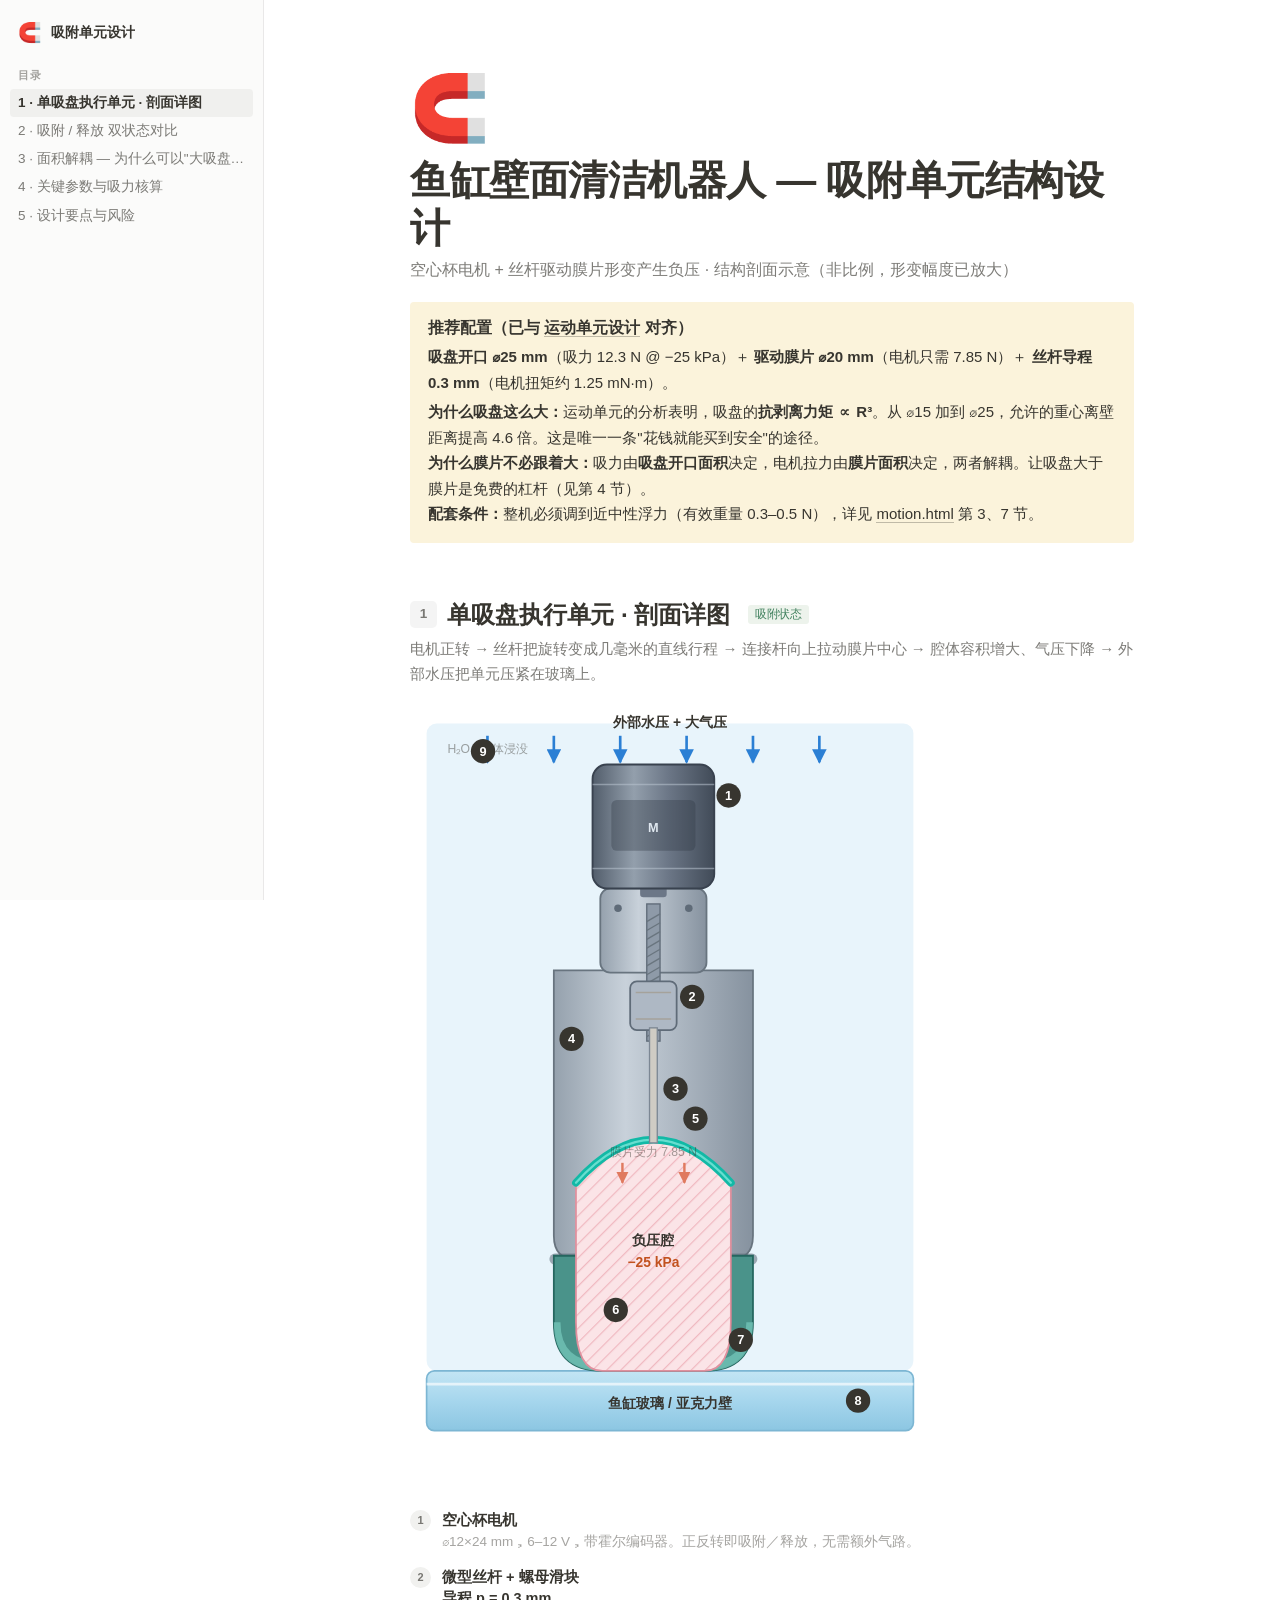
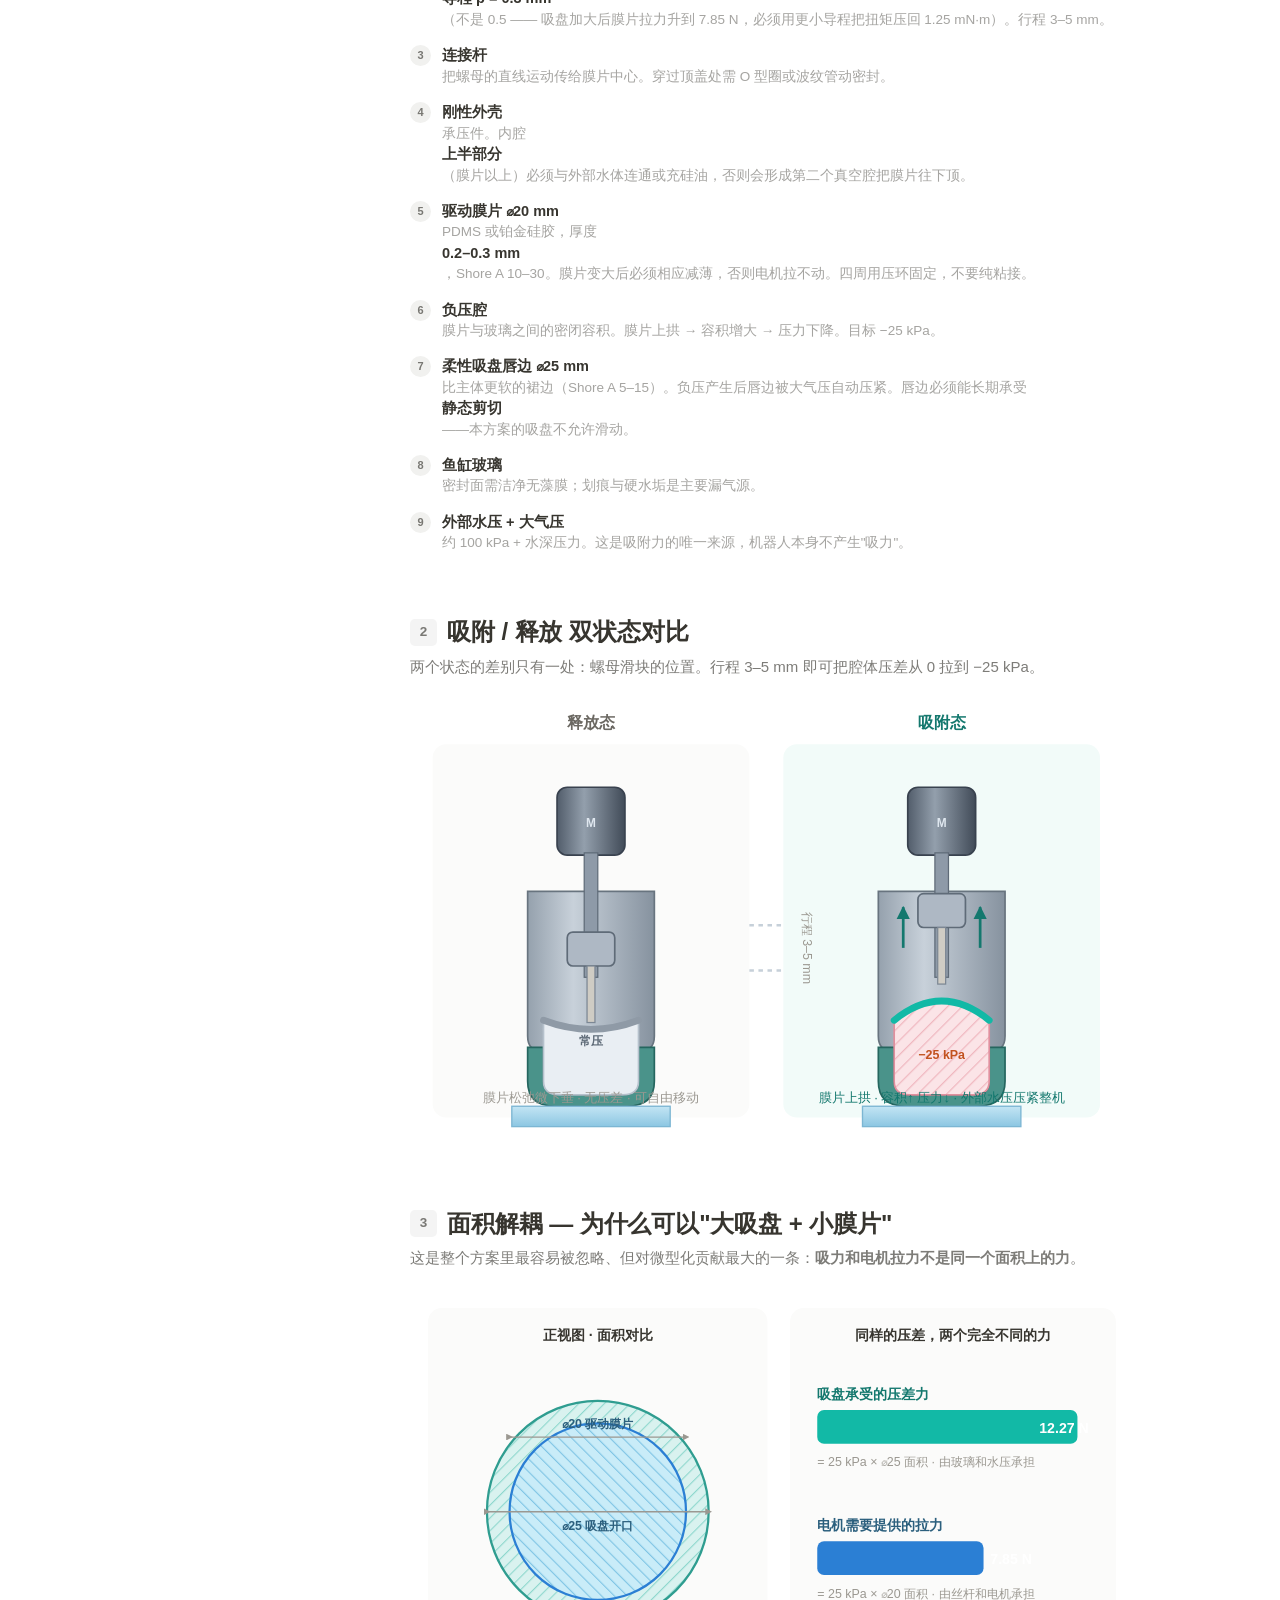
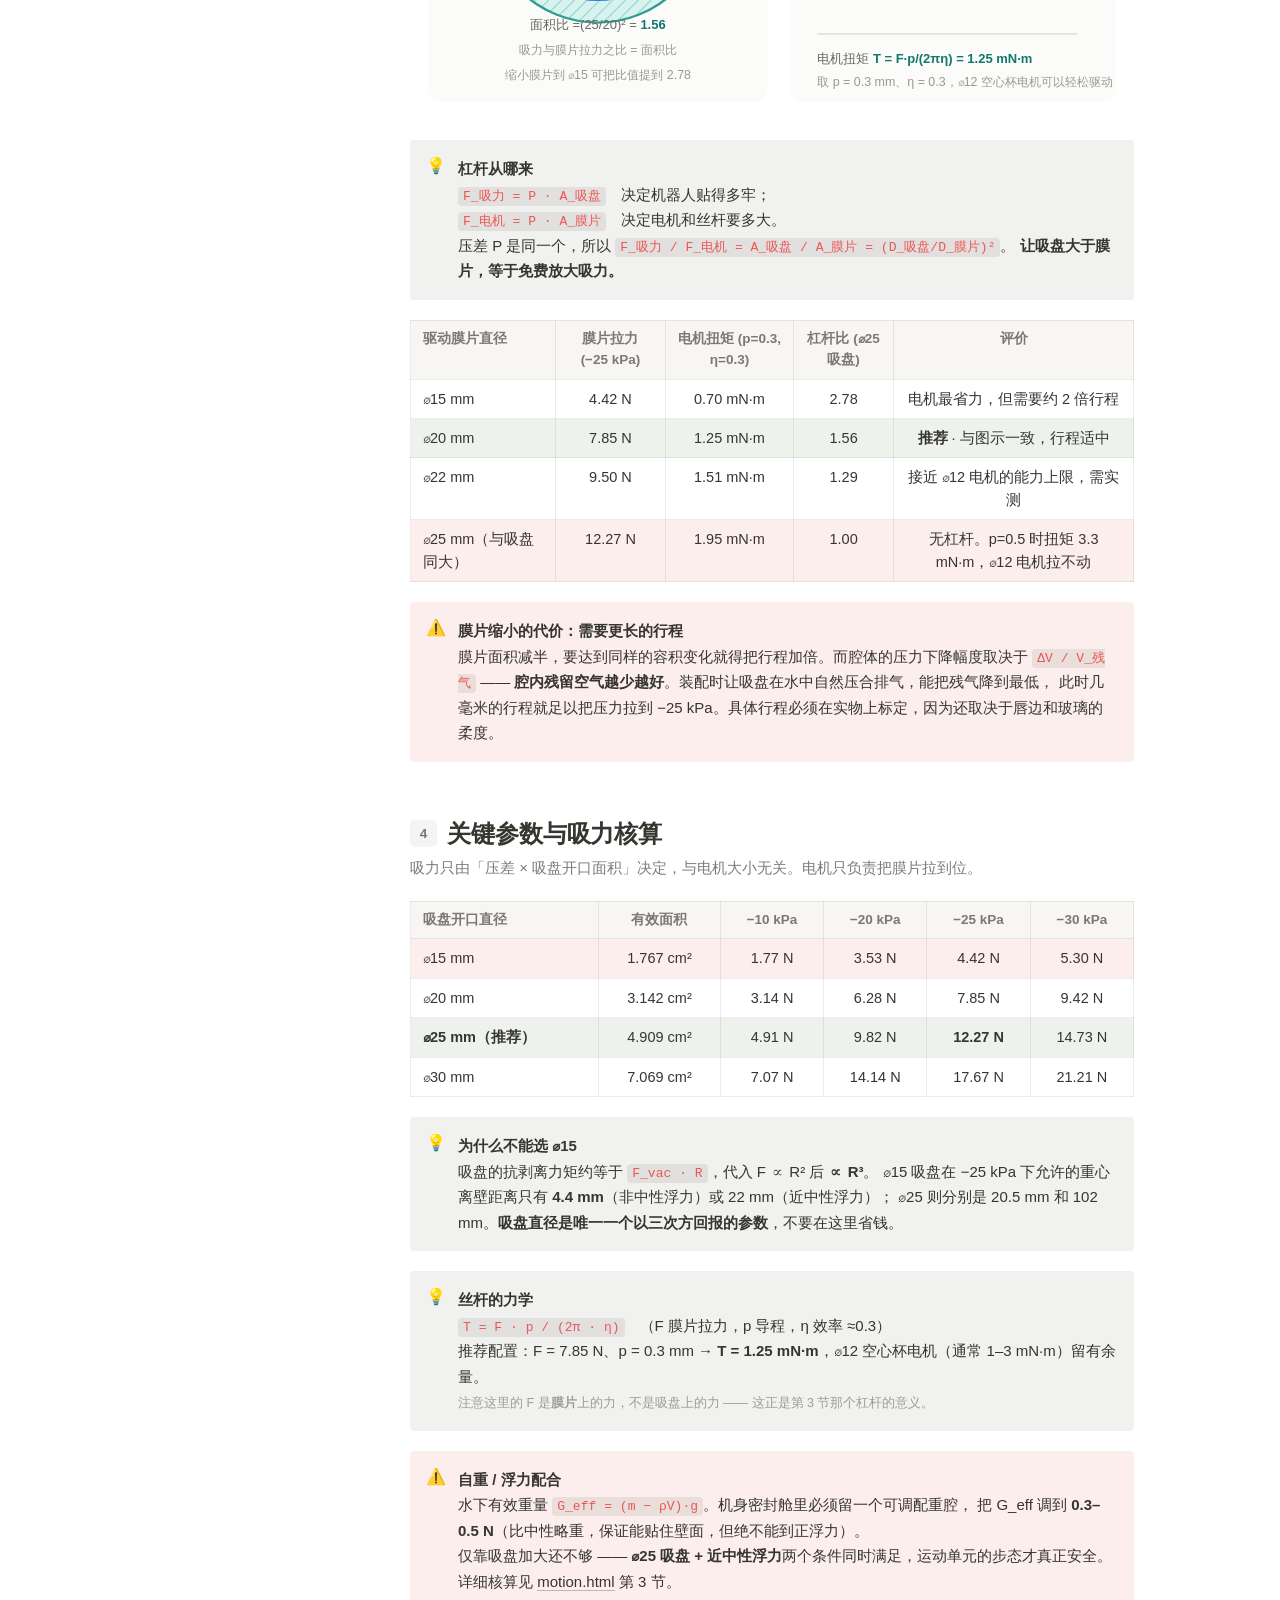
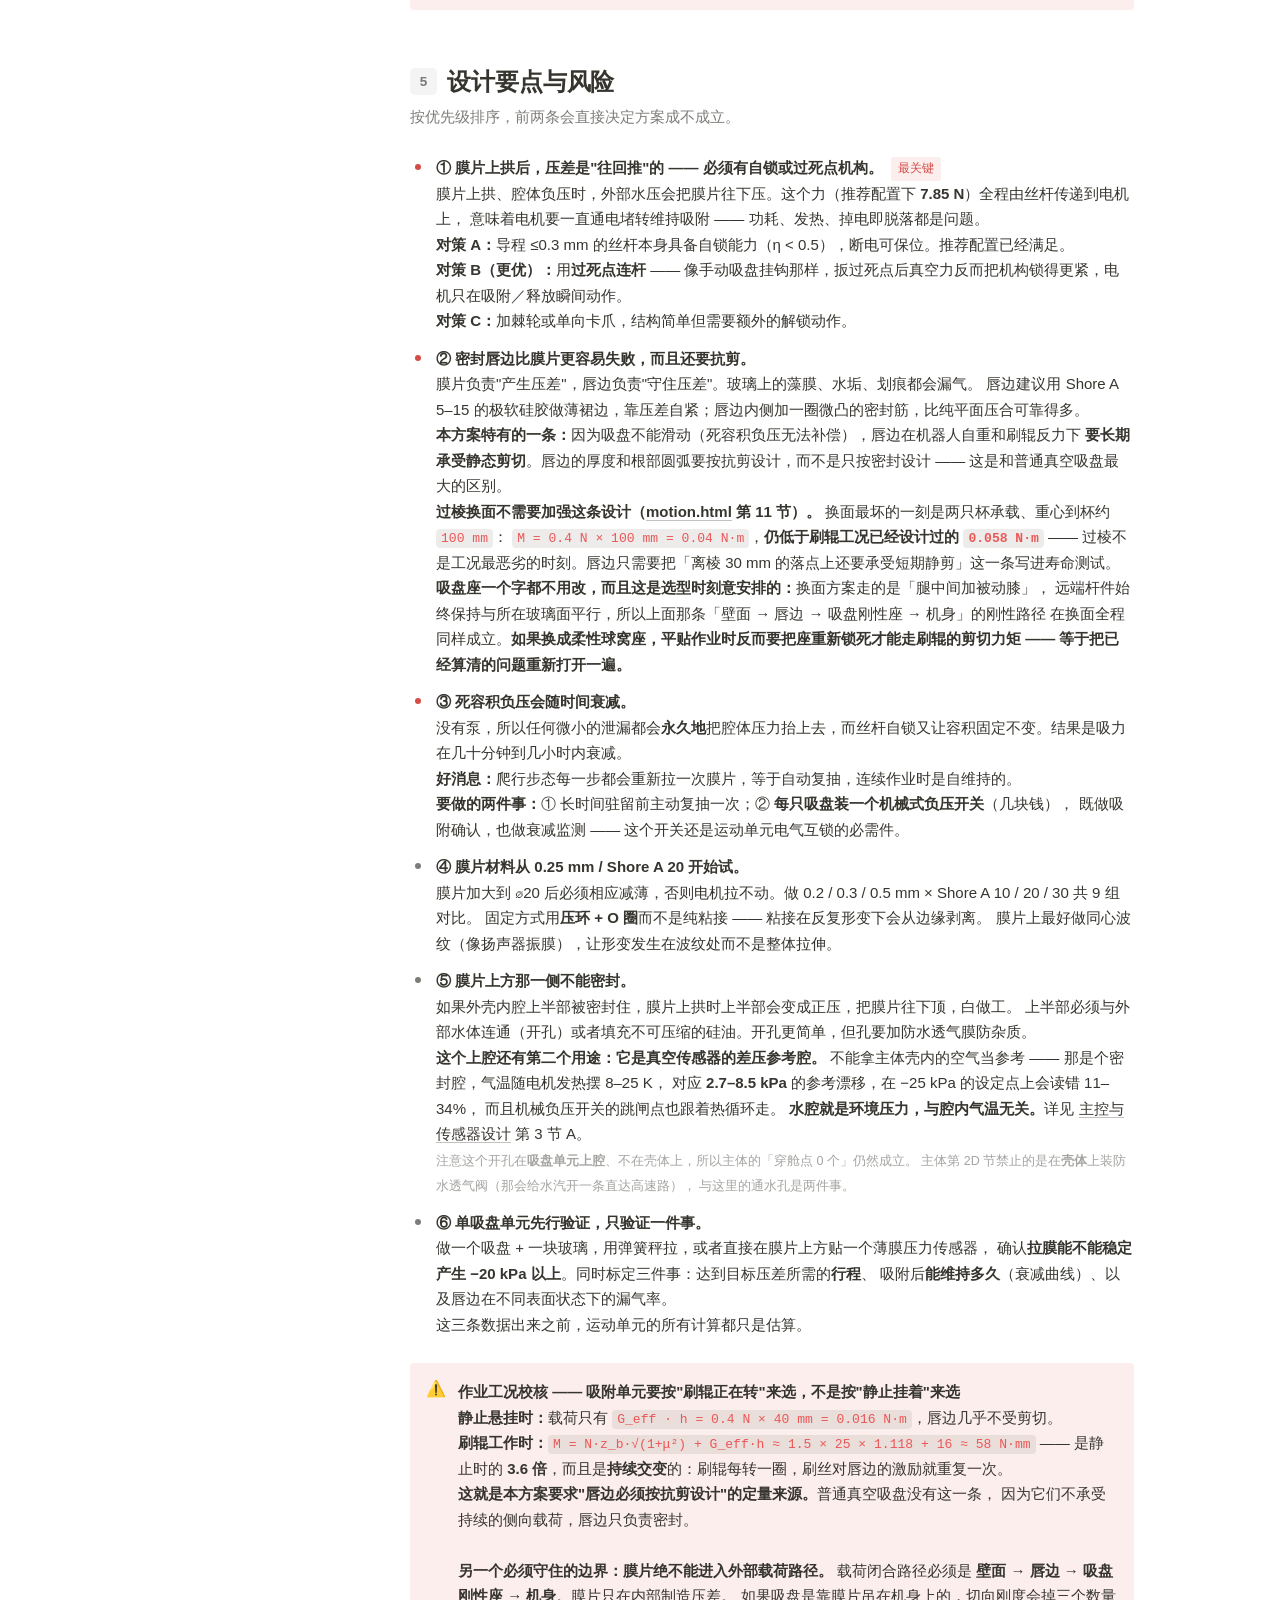
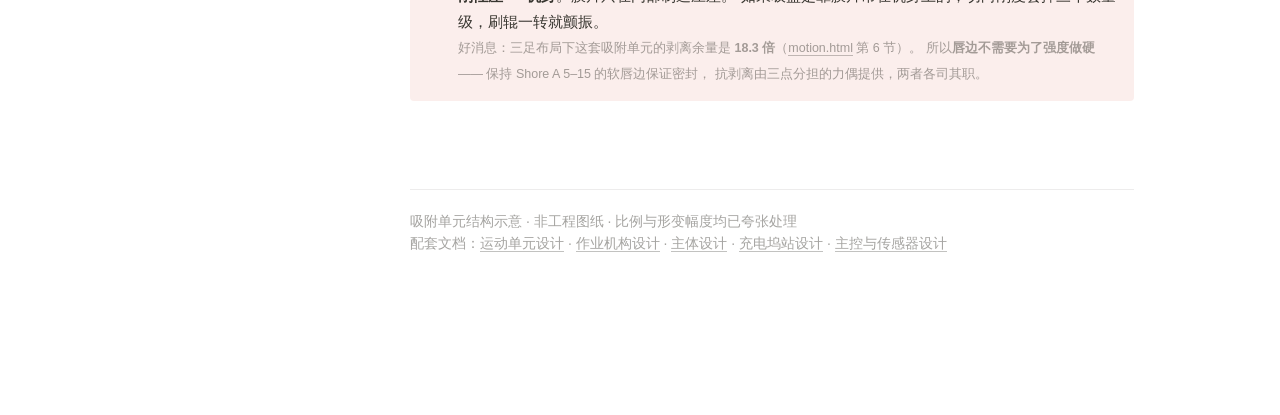
<file: suction.html>
<!DOCTYPE html>
<html lang="zh-CN">
<head>
<meta charset="UTF-8">
<meta name="viewport" content="width=device-width, initial-scale=1">
<title>鱼缸壁面清洁机器人 — 吸附单元结构设计</title>
<link rel="stylesheet" href="assets/notion.css">
</head>
<body>
<nav class="side" id="side">
  <div class="side-doc"><span class="side-icon">🧲</span><span class="side-name">吸附单元设计</span></div>
  <div class="side-label">目录</div>
  <ul class="side-list">
    <li><a href="#s1" title="1 · 单吸盘执行单元 · 剖面详图">1 · 单吸盘执行单元 · 剖面详图</a></li>
    <li><a href="#s2" title="2 · 吸附 / 释放 双状态对比">2 · 吸附 / 释放 双状态对比</a></li>
    <li><a href="#s3" title="3 · 面积解耦 — 为什么可以&quot;大吸盘 + 小膜片&quot;">3 · 面积解耦 — 为什么可以&quot;大吸盘 + 小膜片&quot;</a></li>
    <li><a href="#s4" title="4 · 关键参数与吸力核算">4 · 关键参数与吸力核算</a></li>
    <li><a href="#s5" title="5 · 设计要点与风险">5 · 设计要点与风险</a></li>
  </ul>
</nav>
<button class="side-btn" type="button" aria-label="目录">&#9776;</button>
<main class="page">
<div class="page-inner">


<header>
  <div class="page-icon">🧲</div>
  <h1>鱼缸壁面清洁机器人 — 吸附单元结构设计</h1>
  <p class="sub">空心杯电机 + 丝杆驱动膜片形变产生负压 · 结构剖面示意（非比例，形变幅度已放大）</p>
</header>

<!-- ══════ 推荐配置 ══════ -->
<div class="keybox">
  <h3>推荐配置（已与 <a href="motion.html">运动单元设计</a> 对齐）</h3>
  <p>
    <b>吸盘开口 ∅25 mm</b>（吸力 12.3 N @ −25 kPa）＋ <b>驱动膜片 ∅20 mm</b>（电机只需 7.85 N）＋
    <b>丝杆导程 0.3 mm</b>（电机扭矩约 1.25 mN·m）。
  </p>
  <p>
    <b>为什么吸盘这么大：</b>运动单元的分析表明，吸盘的<b>抗剥离力矩 ∝ R³</b>。从 ∅15 加到 ∅25，允许的重心离壁距离提高 4.6 倍。这是唯一一条"花钱就能买到安全"的途径。
    <br><b>为什么膜片不必跟着大：</b>吸力由<b>吸盘开口面积</b>决定，电机拉力由<b>膜片面积</b>决定，两者解耦。让吸盘大于膜片是免费的杠杆（见第 4 节）。
    <br><b>配套条件：</b>整机必须调到近中性浮力（有效重量 0.3–0.5 N），详见 <a href="motion.html">motion.html</a> 第 3、7 节。
  </p>
</div>

<!-- ══════ 图 1 ══════ -->
<div class="card">
  <h2 id="s1"><span class="n">1</span>单吸盘执行单元 · 剖面详图<span class="tag">吸附状态</span></h2>
  <p class="cap">电机正转 → 丝杆把旋转变成几毫米的直线行程 → 连接杆向上拉动膜片中心 → 腔体容积增大、气压下降 → 外部水压把单元压紧在玻璃上。</p>

  <div class="figrow">
  <svg viewBox="0 0 470 690" role="img" aria-label="单吸盘执行单元剖面图">
    <defs>
      <linearGradient id="f1Glass" x1="0" y1="0" x2="0" y2="1">
        <stop offset="0" stop-color="#c3e5f4"/><stop offset=".5" stop-color="#a6d6ed"/><stop offset="1" stop-color="#8cc6e2"/>
      </linearGradient>
      <linearGradient id="f1Motor" x1="0" y1="0" x2="1" y2="0">
        <stop offset="0" stop-color="#525d6b"/><stop offset=".34" stop-color="#939fac"/>
        <stop offset=".62" stop-color="#6c7787"/><stop offset="1" stop-color="#414b58"/>
      </linearGradient>
      <linearGradient id="f1Rigid" x1="0" y1="0" x2="1" y2="0">
        <stop offset="0" stop-color="#95a1ad"/><stop offset=".36" stop-color="#c8d1da"/><stop offset="1" stop-color="#86929f"/>
      </linearGradient>
      <pattern id="f1Vac" width="9" height="9" patternUnits="userSpaceOnUse" patternTransform="rotate(45)">
        <rect width="9" height="9" fill="#fbe4e7"/>
        <line x1="0" y1="0" x2="0" y2="9" stroke="#f0b8c0" stroke-width="2.2"/>
      </pattern>
      <marker id="f1Blue" viewBox="0 0 10 10" refX="9" refY="5" markerWidth="5.5" markerHeight="5.5" orient="auto">
        <path d="M0,0 L10,5 L0,10 z" fill="#2b7fd4"/>
      </marker>
      <marker id="f1Orange" viewBox="0 0 10 10" refX="9" refY="5" markerWidth="5" markerHeight="5" orient="auto">
        <path d="M0,0 L10,5 L0,10 z" fill="#e07a5f"/>
      </marker>
      <marker id="f1Teal" viewBox="0 0 10 10" refX="9" refY="5" markerWidth="5.5" markerHeight="5.5" orient="auto">
        <path d="M0,0 L10,5 L0,10 z" fill="#14786e"/>
      </marker>
    </defs>

    <!-- 水体 -->
    <rect x="15" y="15" width="440" height="585" rx="9" fill="#e8f4fb"/>
    <text x="34" y="42" class="s-sub" fill="#7fa8c4">H₂O · 整体浸没</text>

    <!-- 外部水压 -->
    <text x="235" y="18" text-anchor="middle" class="s-lbl" fill="#2b7fd4">外部水压 + 大气压</text>
    <g stroke="#2b7fd4" stroke-width="2.4" marker-end="url(#f1Blue)">
      <line x1="70"  y1="26" x2="70"  y2="50"/>
      <line x1="130" y1="26" x2="130" y2="50"/>
      <line x1="190" y1="26" x2="190" y2="50"/>
      <line x1="250" y1="26" x2="250" y2="50"/>
      <line x1="310" y1="26" x2="310" y2="50"/>
      <line x1="370" y1="26" x2="370" y2="50"/>
    </g>

    <!-- 玻璃 -->
    <rect x="15" y="600" width="440" height="54" rx="7" fill="url(#f1Glass)" stroke="#7cb6d3" stroke-width="1.5"/>
    <line x1="15" y1="612" x2="455" y2="612" stroke="#fff" stroke-width="2.5" opacity=".65"/>
    <text x="235" y="634" text-anchor="middle" class="s-lbl" fill="#2b5f7d">鱼缸玻璃 / 亚克力壁</text>

    <!-- ① 刚性外壳 -->
    <path d="M130,238 L130,478 Q130,500 152,500 L288,500 Q310,500 310,478 L310,238 Z"
          fill="url(#f1Rigid)" stroke="#68747f" stroke-width="1.6"/>
    <rect x="126" y="494" width="188" height="10" rx="5" fill="#5f6b78" opacity=".55"/>

    <!-- ② 柔性吸盘碗 / 唇边 -->
    <path d="M130,496 L130,556 Q130,600 174,600 L266,600 Q310,600 310,556 L310,496
             L290,496 L290,556 Q290,580 264,580 L176,580 Q150,580 150,556 L150,496 Z"
          fill="#4a938a" stroke="#25665f" stroke-width="1.6"/>
    <path d="M130,556 Q130,600 174,600 L174,592 Q136,592 136,556 Z" fill="#6fc0b4" opacity=".85"/>
    <path d="M310,556 Q310,600 266,600 L266,592 Q304,592 304,556 Z" fill="#6fc0b4" opacity=".85"/>

    <!-- ③ 负压腔 -->
    <path d="M150,430 Q220,352 290,430 L290,556 Q290,600 266,600 L174,600 Q150,600 150,556 Z"
          fill="url(#f1Vac)" stroke="#e0909e" stroke-width="1.6"/>
    <text x="220" y="486" text-anchor="middle" class="s-lbl" fill="#b4522f">负压腔</text>
    <text x="220" y="506" text-anchor="middle" font-size="12.5" font-weight="700" fill="#c2521f">−25 kPa</text>

    <!-- ④ 驱动膜片 -->
    <path d="M150,430 Q220,352 290,430" fill="none" stroke="#12b9a6" stroke-width="7" stroke-linecap="round"/>
    <path d="M150,430 Q220,352 290,430" fill="none" stroke="#7ce8da" stroke-width="2" stroke-linecap="round" opacity=".8"/>

    <!-- 压差把膜片向下压 -->
    <g stroke="#e07a5f" stroke-width="2.2" marker-end="url(#f1Orange)">
      <line x1="192" y1="412" x2="192" y2="430"/>
      <line x1="248" y1="412" x2="248" y2="430"/>
    </g>
    <text x="220" y="406" text-anchor="middle" class="s-sub" fill="#c2521f">膜片受力 7.85 N</text>

    <!-- ⑤ 顶盖 / 联轴座 -->
    <rect x="172" y="164" width="96" height="76" rx="9" fill="url(#f1Rigid)" stroke="#68747f" stroke-width="1.6"/>
    <circle cx="188" cy="182" r="3.4" fill="#5f6b78"/>
    <circle cx="252" cy="182" r="3.4" fill="#5f6b78"/>

    <!-- ⑥ 丝杆 -->
    <rect x="214" y="178" width="12" height="124" fill="#8e9aa8" stroke="#5f6b78" stroke-width="1.2"/>
    <g stroke="#69757f" stroke-width="1.2">
      <line x1="214" y1="194" x2="226" y2="187"/><line x1="214" y1="202" x2="226" y2="195"/>
      <line x1="214" y1="210" x2="226" y2="203"/><line x1="214" y1="218" x2="226" y2="211"/>
      <line x1="214" y1="226" x2="226" y2="219"/><line x1="214" y1="234" x2="226" y2="227"/>
      <line x1="214" y1="242" x2="226" y2="235"/><line x1="214" y1="250" x2="226" y2="243"/>
      <line x1="214" y1="258" x2="226" y2="251"/><line x1="214" y1="266" x2="226" y2="259"/>
      <line x1="214" y1="274" x2="226" y2="267"/><line x1="214" y1="282" x2="226" y2="275"/>
      <line x1="214" y1="290" x2="226" y2="283"/><line x1="214" y1="298" x2="226" y2="291"/>
    </g>

    <!-- ⑦ 螺母滑块 -->
    <rect x="199" y="248" width="42" height="44" rx="6" fill="#aeb8c4" stroke="#5f6b78" stroke-width="1.6"/>
    <line x1="204" y1="258" x2="236" y2="258" stroke="#a5a29b" stroke-width="1.4"/>
    <line x1="204" y1="282" x2="236" y2="282" stroke="#a5a29b" stroke-width="1.4"/>

    <!-- ⑧ 连接杆 -->
    <rect x="216.5" y="290" width="7" height="104" fill="#cfccc4" stroke="#7c8794" stroke-width="1.2"/>

    <!-- ⑨ 空心杯电机 -->
    <rect x="208" y="160" width="24" height="12" rx="3" fill="#6c7787"/>
    <rect x="165" y="52" width="110" height="112" rx="13" fill="url(#f1Motor)" stroke="#39424f" stroke-width="1.7"/>
    <line x1="165" y1="70" x2="275" y2="70" stroke="#b9c4d0" stroke-width="1.4" opacity=".55"/>
    <line x1="165" y1="146" x2="275" y2="146" stroke="#b9c4d0" stroke-width="1.4" opacity=".55"/>
    <rect x="182" y="84" width="76" height="46" rx="5" fill="#2f3844" opacity=".35"/>
    <text x="220" y="113" text-anchor="middle" font-size="11.5" font-weight="700" fill="#dfe7ef">M</text>

    <!-- 编号 -->
    <g font-size="11.5" font-weight="700" text-anchor="middle">
      <circle cx="288" cy="80" r="11" fill="#37352f"/><text x="288" y="84" fill="#fff">1</text>
      <circle cx="255" cy="262" r="11" fill="#37352f"/><text x="255" y="266" fill="#fff">2</text>
      <circle cx="240" cy="345" r="11" fill="#37352f"/><text x="240" y="349" fill="#fff">3</text>
      <circle cx="146" cy="300" r="11" fill="#37352f"/><text x="146" y="304" fill="#fff">4</text>
      <circle cx="258" cy="372" r="11" fill="#37352f"/><text x="258" y="376" fill="#fff">5</text>
      <circle cx="186" cy="545" r="11" fill="#37352f"/><text x="186" y="549" fill="#fff">6</text>
      <circle cx="299" cy="572" r="11" fill="#37352f"/><text x="299" y="576" fill="#fff">7</text>
      <circle cx="405" cy="627" r="11" fill="#37352f"/><text x="405" y="631" fill="#fff">8</text>
      <circle cx="66"  cy="40"  r="11" fill="#37352f"/><text x="66"  y="44"  fill="#fff">9</text>
    </g>
  </svg>

  <div class="legend">
    <ol>
      <li><b>空心杯电机</b><span>∅12×24 mm，6–12 V，带霍尔编码器。正反转即吸附／释放，无需额外气路。</span></li>
      <li><b>微型丝杆 + 螺母滑块</b><span><b>导程 p = 0.3 mm</b>（不是 0.5 —— 吸盘加大后膜片拉力升到 7.85 N，必须用更小导程把扭矩压回 1.25 mN·m）。行程 3–5 mm。</span></li>
      <li><b>连接杆</b><span>把螺母的直线运动传给膜片中心。穿过顶盖处需 O 型圈或波纹管动密封。</span></li>
      <li><b>刚性外壳</b><span>承压件。内腔<b>上半部分</b>（膜片以上）必须与外部水体连通或充硅油，否则会形成第二个真空腔把膜片往下顶。</span></li>
      <li><b>驱动膜片 ∅20 mm</b><span>PDMS 或铂金硅胶，厚度 <b>0.2–0.3 mm</b>，Shore A 10–30。膜片变大后必须相应减薄，否则电机拉不动。四周用压环固定，不要纯粘接。</span></li>
      <li><b>负压腔</b><span>膜片与玻璃之间的密闭容积。膜片上拱 → 容积增大 → 压力下降。目标 −25 kPa。</span></li>
      <li><b>柔性吸盘唇边 ∅25 mm</b><span>比主体更软的裙边（Shore A 5–15）。负压产生后唇边被大气压自动压紧。唇边必须能长期承受<b>静态剪切</b>——本方案的吸盘不允许滑动。</span></li>
      <li><b>鱼缸玻璃</b><span>密封面需洁净无藻膜；划痕与硬水垢是主要漏气源。</span></li>
      <li><b>外部水压 + 大气压</b><span>约 100 kPa + 水深压力。这是吸附力的唯一来源，机器人本身不产生"吸力"。</span></li>
    </ol>
  </div>
  </div>
</div>

<!-- ══════ 图 2 ══════ -->
<div class="card">
  <h2 id="s2"><span class="n">2</span>吸附 / 释放 双状态对比</h2>
  <p class="cap">两个状态的差别只有一处：螺母滑块的位置。行程 3–5 mm 即可把腔体压差从 0 拉到 −25 kPa。</p>

  <svg viewBox="0 0 640 400" role="img" aria-label="吸附与释放状态对比" style="width:100%;height:auto">
    <defs>
      <linearGradient id="f2Rigid" x1="0" y1="0" x2="1" y2="0">
        <stop offset="0" stop-color="#95a1ad"/><stop offset=".36" stop-color="#c8d1da"/><stop offset="1" stop-color="#86929f"/>
      </linearGradient>
      <linearGradient id="f2Motor" x1="0" y1="0" x2="1" y2="0">
        <stop offset="0" stop-color="#525d6b"/><stop offset=".4" stop-color="#939fac"/><stop offset="1" stop-color="#414b58"/>
      </linearGradient>
      <linearGradient id="f2Glass" x1="0" y1="0" x2="0" y2="1">
        <stop offset="0" stop-color="#c3e5f4"/><stop offset="1" stop-color="#8cc6e2"/>
      </linearGradient>
      <pattern id="f2Vac" width="9" height="9" patternUnits="userSpaceOnUse" patternTransform="rotate(45)">
        <rect width="9" height="9" fill="#fbe4e7"/><line x1="0" y1="0" x2="0" y2="9" stroke="#f0b8c0" stroke-width="2.2"/>
      </pattern>
      <marker id="f2Arr" viewBox="0 0 10 10" refX="9" refY="5" markerWidth="5" markerHeight="5" orient="auto">
        <path d="M0,0 L10,5 L0,10 z" fill="#14786e"/>
      </marker>
      <g id="f2Unit">
        <rect x="-30" y="18" width="60" height="60" rx="9" fill="url(#f2Motor)" stroke="#39424f" stroke-width="1.5"/>
        <text x="0" y="53" text-anchor="middle" font-size="10.5" font-weight="700" fill="#dfe7ef">M</text>
        <path d="M-56,110 L-56,238 Q-56,252 -42,252 L42,252 Q56,252 56,238 L56,110 Z"
              fill="url(#f2Rigid)" stroke="#68747f" stroke-width="1.5"/>
        <path d="M-56,248 L-56,278 Q-56,300 -32,300 L32,300 Q56,300 56,278 L56,248
                 L42,248 L42,278 Q42,290 28,290 L-28,290 Q-42,290 -42,278 L-42,248 Z"
              fill="#4a938a" stroke="#25665f" stroke-width="1.5"/>
        <rect x="-70" y="300" width="140" height="18" fill="url(#f2Glass)" stroke="#7cb6d3" stroke-width="1.2"/>
      </g>
    </defs>

    <!-- 左：释放 -->
    <text x="160" y="26" text-anchor="middle" font-size="14" font-weight="700" fill="#6b6862">释放态</text>
    <rect x="20" y="40" width="280" height="330" rx="12" fill="#fbfbfa"/>
    <g transform="translate(160,60)">
      <use href="#f2Unit"/>
      <path d="M-42,224 Q0,240 42,224 L42,278 Q42,290 28,290 L-28,290 Q-42,290 -42,278 Z"
            fill="#e9eef3" stroke="#b6c1cc" stroke-width="1.5"/>
      <path d="M-42,224 Q0,240 42,224" fill="none" stroke="#8f9aa6" stroke-width="6" stroke-linecap="round"/>
      <rect x="-6" y="76" width="12" height="110" fill="#8e9aa8" stroke="#5f6b78" stroke-width="1.1"/>
      <rect x="-21" y="146" width="42" height="30" rx="5" fill="#aeb8c4" stroke="#5f6b78" stroke-width="1.5"/>
      <rect x="-3.5" y="176" width="7" height="50" fill="#cfccc4" stroke="#7c8794" stroke-width="1.1"/>
      <text x="0" y="246" text-anchor="middle" font-size="11" font-weight="700" fill="#5f6b78">常压</text>
    </g>
    <text x="160" y="356" text-anchor="middle" font-size="11.5" fill="#9b9891">膜片松弛微下垂 · 无压差 · 可自由移动</text>

    <!-- 右：吸附 -->
    <text x="470" y="26" text-anchor="middle" font-size="14" font-weight="700" fill="#14786e">吸附态</text>
    <rect x="330" y="40" width="280" height="330" rx="12" fill="#f2fbf9"/>
    <g transform="translate(470,60)">
      <use href="#f2Unit"/>
      <path d="M-42,224 Q0,190 42,224 L42,278 Q42,290 28,290 L-28,290 Q-42,290 -42,278 Z"
            fill="url(#f2Vac)" stroke="#e0909e" stroke-width="1.5"/>
      <path d="M-42,224 Q0,190 42,224" fill="none" stroke="#12b9a6" stroke-width="6" stroke-linecap="round"/>
      <text x="0" y="258" text-anchor="middle" font-size="11" font-weight="700" fill="#c2521f">−25 kPa</text>
      <rect x="-6" y="76" width="12" height="110" fill="#8e9aa8" stroke="#5f6b78" stroke-width="1.1"/>
      <rect x="-21" y="112" width="42" height="30" rx="5" fill="#aeb8c4" stroke="#5f6b78" stroke-width="1.5"/>
      <rect x="-3.5" y="142" width="7" height="50" fill="#cfccc4" stroke="#7c8794" stroke-width="1.1"/>
      <line x1="34" y1="160" x2="34" y2="124" stroke="#14786e" stroke-width="2.4" marker-end="url(#f2Arr)"/>
      <line x1="-34" y1="160" x2="-34" y2="124" stroke="#14786e" stroke-width="2.4" marker-end="url(#f2Arr)"/>
    </g>
    <text x="470" y="356" text-anchor="middle" font-size="11.5" fill="#14786e">膜片上拱 · 容积↑ 压力↓ · 外部水压压紧整机</text>

    <line x1="300" y1="200" x2="330" y2="200" stroke="#c6d0d9" stroke-width="2" stroke-dasharray="4 4"/>
    <line x1="300" y1="240" x2="330" y2="240" stroke="#c6d0d9" stroke-width="2" stroke-dasharray="4 4"/>
    <text x="315" y="188" text-anchor="middle" font-size="11" fill="#9b9891" transform="rotate(90 315,220)">行程 3–5 mm</text>
  </svg>
</div>

<!-- ══════ 图 3 面积解耦 ══════ -->
<div class="card">
  <h2 id="s3"><span class="n">3</span>面积解耦 — 为什么可以"大吸盘 + 小膜片"</h2>
  <p class="cap">这是整个方案里最容易被忽略、但对微型化贡献最大的一条：<b>吸力和电机拉力不是同一个面积上的力</b>。</p>

  <svg viewBox="0 0 640 380" role="img" aria-label="吸盘面积与膜片面积的解耦关系" style="width:100%;height:auto">
    <defs>
      <pattern id="f3CupA" width="8" height="8" patternUnits="userSpaceOnUse" patternTransform="rotate(45)">
        <rect width="8" height="8" fill="#d9f2ef"/><line x1="0" y1="0" x2="0" y2="8" stroke="#8fd8ce" stroke-width="2"/>
      </pattern>
      <pattern id="f3MemA" width="8" height="8" patternUnits="userSpaceOnUse" patternTransform="rotate(-45)">
        <rect width="8" height="8" fill="#c9ecf8"/><line x1="0" y1="0" x2="0" y2="8" stroke="#7fc4e4" stroke-width="2"/>
      </pattern>
      <marker id="f3D" viewBox="0 0 10 10" refX="5" refY="5" markerWidth="5" markerHeight="5" orient="auto">
        <path d="M0,0 L10,5 L0,10 z" fill="#9b9891"/>
      </marker>
    </defs>

    <!-- 左：正视图 -->
    <rect x="16" y="16" width="300" height="348" rx="12" fill="#fbfbfa"/>
    <text x="166" y="44" text-anchor="middle" class="s-lbl">正视图 · 面积对比</text>
    <circle cx="166" cy="196" r="98" fill="url(#f3CupA)" stroke="#2f9d90" stroke-width="2"/>
    <circle cx="166" cy="196" r="78" fill="url(#f3MemA)" stroke="#2b7fd4" stroke-width="2"/>
    <line x1="68" y1="196" x2="264" y2="196" stroke="#9b9891" stroke-width="1.2" marker-start="url(#f3D)" marker-end="url(#f3D)"/>
    <text x="166" y="212" text-anchor="middle" font-size="11" font-weight="700" fill="#2b5f7d">∅25 吸盘开口</text>
    <line x1="88" y1="130" x2="244" y2="130" stroke="#9b9891" stroke-width="1.2" marker-start="url(#f3D)" marker-end="url(#f3D)"/>
    <text x="166" y="122" text-anchor="middle" font-size="11" font-weight="700" fill="#2b5f7d">∅20 驱动膜片</text>
    <text x="166" y="300" text-anchor="middle" font-size="11.5" fill="#6b6862">面积比 =(25/20)² = <tspan font-weight="700" fill="#14786e">1.56</tspan></text>
    <text x="166" y="322" text-anchor="middle" font-size="11" fill="#9b9891">吸力与膜片拉力之比 = 面积比</text>
    <text x="166" y="344" text-anchor="middle" font-size="11" fill="#9b9891">缩小膜片到 ∅15 可把比值提到 2.78</text>

    <!-- 右：力的对比 -->
    <rect x="336" y="16" width="288" height="348" rx="12" fill="#fbfbfa"/>
    <text x="480" y="44" text-anchor="middle" class="s-lbl">同样的压差，两个完全不同的力</text>

    <text x="360" y="96" font-size="12" font-weight="600" fill="#14786e">吸盘承受的压差力</text>
    <rect x="360" y="106" width="230" height="30" rx="6" fill="#12b9a6"/>
    <text x="600" y="126" text-anchor="end" font-size="12.5" font-weight="700" fill="#fff">12.27 N</text>
    <text x="360" y="156" font-size="11" fill="#9b9891">= 25 kPa × ∅25 面积 · 由玻璃和水压承担</text>

    <text x="360" y="212" font-size="12" font-weight="600" fill="#2b5f7d">电机需要提供的拉力</text>
    <rect x="360" y="222" width="147" height="30" rx="6" fill="#2b7fd4"/>
    <text x="513" y="242" font-size="12.5" font-weight="700" fill="#fff"> 7.85 N</text>
    <text x="360" y="272" font-size="11" fill="#9b9891">= 25 kPa × ∅20 面积 · 由丝杆和电机承担</text>

    <line x1="360" y1="304" x2="590" y2="304" stroke="#e3e2dd" stroke-width="1.5"/>
    <text x="360" y="330" font-size="11.5" fill="#6b6862">电机扭矩 <tspan font-weight="700" fill="#14786e">T = F·p/(2πη) = 1.25 mN·m</tspan></text>
    <text x="360" y="350" font-size="11" fill="#9b9891">取 p = 0.3 mm、η = 0.3，∅12 空心杯电机可以轻松驱动</text>
  </svg>

  <div class="formula">
    <b>杠杆从哪来</b><br>
    <code>F_吸力 = P · A_吸盘</code>　决定机器人贴得多牢；<br>
    <code>F_电机 = P · A_膜片</code>　决定电机和丝杆要多大。<br>
    压差 P 是同一个，所以 <code>F_吸力 / F_电机 = A_吸盘 / A_膜片 = (D_吸盘/D_膜片)²</code>。
    <b>让吸盘大于膜片，等于免费放大吸力。</b>
  </div>

  <table>
    <thead><tr><th>驱动膜片直径</th><th>膜片拉力 (−25 kPa)</th><th>电机扭矩 (p=0.3, η=0.3)</th><th>杠杆比 (∅25 吸盘)</th><th>评价</th></tr></thead>
    <tbody>
      <tr><td>∅15 mm</td><td>4.42 N</td><td>0.70 mN·m</td><td>2.78</td><td>电机最省力，但需要约 2 倍行程</td></tr>
      <tr class="hl"><td>∅20 mm</td><td>7.85 N</td><td>1.25 mN·m</td><td>1.56</td><td><b>推荐</b> · 与图示一致，行程适中</td></tr>
      <tr><td>∅22 mm</td><td>9.50 N</td><td>1.51 mN·m</td><td>1.29</td><td>接近 ∅12 电机的能力上限，需实测</td></tr>
      <tr class="bad"><td>∅25 mm（与吸盘同大）</td><td>12.27 N</td><td>1.95 mN·m</td><td>1.00</td><td>无杠杆。p=0.5 时扭矩 3.3 mN·m，∅12 电机拉不动</td></tr>
    </tbody>
  </table>

  <div class="formula w">
    <b>膜片缩小的代价：需要更长的行程</b><br>
    膜片面积减半，要达到同样的容积变化就得把行程加倍。而腔体的压力下降幅度取决于
    <code>ΔV / V_残气</code> —— <b>腔内残留空气越少越好</b>。装配时让吸盘在水中自然压合排气，能把残气降到最低，
    此时几毫米的行程就足以把压力拉到 −25 kPa。具体行程必须在实物上标定，因为还取决于唇边和玻璃的柔度。
  </div>
</div>

<!-- ══════ 参数 ══════ -->
<div class="card">
  <h2 id="s4"><span class="n">4</span>关键参数与吸力核算</h2>
  <p class="cap">吸力只由「压差 × 吸盘开口面积」决定，与电机大小无关。电机只负责把膜片拉到位。</p>

  <table>
    <thead>
      <tr><th>吸盘开口直径</th><th>有效面积</th><th>−10 kPa</th><th>−20 kPa</th><th>−25 kPa</th><th>−30 kPa</th></tr>
    </thead>
    <tbody>
      <tr class="bad"><td>∅15 mm</td><td>1.767 cm²</td><td>1.77 N</td><td>3.53 N</td><td>4.42 N</td><td>5.30 N</td></tr>
      <tr><td>∅20 mm</td><td>3.142 cm²</td><td>3.14 N</td><td>6.28 N</td><td>7.85 N</td><td>9.42 N</td></tr>
      <tr class="hl"><td><b>∅25 mm（推荐）</b></td><td>4.909 cm²</td><td>4.91 N</td><td>9.82 N</td><td><b>12.27 N</b></td><td>14.73 N</td></tr>
      <tr><td>∅30 mm</td><td>7.069 cm²</td><td>7.07 N</td><td>14.14 N</td><td>17.67 N</td><td>21.21 N</td></tr>
    </tbody>
  </table>

  <div class="formula">
    <b>为什么不能选 ∅15</b><br>
    吸盘的抗剥离力矩约等于 <code>F_vac · R</code>，代入 F ∝ R² 后 <b>∝ R³</b>。
    ∅15 吸盘在 −25 kPa 下允许的重心离壁距离只有 <b>4.4 mm</b>（非中性浮力）或 22 mm（近中性浮力）；
    ∅25 则分别是 20.5 mm 和 102 mm。<b>吸盘直径是唯一一个以三次方回报的参数</b>，不要在这里省钱。
  </div>

  <div class="formula">
    <b>丝杆的力学</b><br>
    <code>T = F · p / (2π · η)</code>　（F 膜片拉力，p 导程，η 效率 ≈0.3）<br>
    推荐配置：F = 7.85 N、p = 0.3 mm → <b>T = 1.25 mN·m</b>，∅12 空心杯电机（通常 1–3 mN·m）留有余量。<br>
    <span style="color:var(--ink-3);font-size:12.5px">
    注意这里的 F 是<b>膜片</b>上的力，不是吸盘上的力 —— 这正是第 3 节那个杠杆的意义。</span>
  </div>

  <div class="formula w">
    <b>自重 / 浮力配合</b><br>
    水下有效重量 <code>G_eff = (m − ρV)·g</code>。机身密封舱里必须留一个可调配重腔，
    把 G_eff 调到 <b>0.3–0.5 N</b>（比中性略重，保证能贴住壁面，但绝不能到正浮力）。
    <br>仅靠吸盘加大还不够 —— <b>∅25 吸盘 + 近中性浮力</b>两个条件同时满足，运动单元的步态才真正安全。
    详细核算见 <a href="motion.html">motion.html</a> 第 3 节。
  </div>
</div>

<!-- ══════ 设计要点 ══════ -->
<div class="card">
  <h2 id="s5"><span class="n">5</span>设计要点与风险</h2>
  <p class="cap">按优先级排序，前两条会直接决定方案成不成立。</p>

  <ul class="pts">
    <li class="w"><b>① 膜片上拱后，压差是"往回推"的 —— 必须有自锁或过死点机构。</b><span class="tag w">最关键</span>
      <br>膜片上拱、腔体负压时，外部水压会把膜片往下压。这个力（推荐配置下 <b>7.85 N</b>）全程由丝杆传递到电机上，
      意味着电机要一直通电堵转维持吸附 —— 功耗、发热、掉电即脱落都是问题。
      <br><b>对策 A：</b>导程 ≤0.3 mm 的丝杆本身具备自锁能力（η &lt; 0.5），断电可保位。推荐配置已经满足。
      <br><b>对策 B（更优）：</b>用<b>过死点连杆</b> —— 像手动吸盘挂钩那样，扳过死点后真空力反而把机构锁得更紧，电机只在吸附／释放瞬间动作。
      <br><b>对策 C：</b>加棘轮或单向卡爪，结构简单但需要额外的解锁动作。</li>

    <li class="w"><b>② 密封唇边比膜片更容易失败，而且还要抗剪。</b>
      <br>膜片负责"产生压差"，唇边负责"守住压差"。玻璃上的藻膜、水垢、划痕都会漏气。
      唇边建议用 Shore A 5–15 的极软硅胶做薄裙边，靠压差自紧；唇边内侧加一圈微凸的密封筋，比纯平面压合可靠得多。
      <br><b>本方案特有的一条：</b>因为吸盘不能滑动（死容积负压无法补偿），唇边在机器人自重和刷辊反力下
      <b>要长期承受静态剪切</b>。唇边的厚度和根部圆弧要按抗剪设计，而不是只按密封设计 —— 这是和普通真空吸盘最大的区别。
      <br><b>过棱换面不需要加强这条设计（<a href="motion.html">motion.html</a> 第 11 节）。</b>
      换面最坏的一刻是两只杯承载、重心到杯约 <code>100 mm</code>：
      <code>M = 0.4 N × 100 mm = 0.04 N·m</code>，<b>仍低于刷辊工况已经设计过的 <code>0.058 N·m</code></b> ——
      过棱不是工况最恶劣的时刻。唇边只需要把「离棱 30 mm 的落点上还要承受短期静剪」这一条写进寿命测试。
      <br><b>吸盘座一个字都不用改，而且这是选型时刻意安排的：</b>换面方案走的是「腿中间加被动膝」，
      远端杆件始终保持与所在玻璃面平行，所以上面那条「壁面 → 唇边 → 吸盘刚性座 → 机身」的刚性路径
      在换面全程同样成立。<b>如果换成柔性球窝座，平贴作业时反而要把座重新锁死才能走刷辊的剪切力矩 ——
      等于把已经算清的问题重新打开一遍。</b></li>

    <li class="w"><b>③ 死容积负压会随时间衰减。</b>
      <br>没有泵，所以任何微小的泄漏都会<b>永久地</b>把腔体压力抬上去，而丝杆自锁又让容积固定不变。结果是吸力在几十分钟到几小时内衰减。
      <br><b>好消息：</b>爬行步态每一步都会重新拉一次膜片，等于自动复抽，连续作业时是自维持的。
      <br><b>要做的两件事：</b>① 长时间驻留前主动复抽一次；② <b>每只吸盘装一个机械式负压开关</b>（几块钱），
      既做吸附确认，也做衰减监测 —— 这个开关还是运动单元电气互锁的必需件。</li>

    <li><b>④ 膜片材料从 0.25 mm / Shore A 20 开始试。</b>
      <br>膜片加大到 ∅20 后必须相应减薄，否则电机拉不动。做 0.2 / 0.3 / 0.5 mm × Shore A 10 / 20 / 30 共 9 组对比。
      固定方式用<b>压环 + O 圈</b>而不是纯粘接 —— 粘接在反复形变下会从边缘剥离。
      膜片上最好做同心波纹（像扬声器振膜），让形变发生在波纹处而不是整体拉伸。</li>

    <li><b>⑤ 膜片上方那一侧不能密封。</b>
      <br>如果外壳内腔上半部被密封住，膜片上拱时上半部会变成正压，把膜片往下顶，白做工。
      上半部必须与外部水体连通（开孔）或者填充不可压缩的硅油。开孔更简单，但孔要加防水透气膜防杂质。
      <br><b>这个上腔还有第二个用途：它是真空传感器的差压参考腔。</b>
      不能拿主体壳内的空气当参考 —— 那是个密封腔，气温随电机发热摆 8–25 K，
      对应 <b>2.7–8.5 kPa</b> 的参考漂移，在 −25 kPa 的设定点上会读错 11–34%，
      而且机械负压开关的跳闸点也跟着热循环走。
      <b>水腔就是环境压力，与腔内气温无关。</b>详见 <a href="ctrl.html">主控与传感器设计</a> 第 3 节 A。
      <br><span style="color:var(--ink-3);font-size:12.5px">
      注意这个开孔在<b>吸盘单元上腔</b>、不在壳体上，所以主体的「穿舱点 0 个」仍然成立。
      主体第 2D 节禁止的是在<b>壳体</b>上装防水透气阀（那会给水汽开一条直达高速路），
      与这里的通水孔是两件事。</span></li>

    <li><b>⑥ 单吸盘单元先行验证，只验证一件事。</b>
      <br>做一个吸盘 + 一块玻璃，用弹簧秤拉，或者直接在膜片上方贴一个薄膜压力传感器，
      确认<b>拉膜能不能稳定产生 −20 kPa 以上</b>。同时标定三件事：达到目标压差所需的<b>行程</b>、
      吸附后<b>能维持多久</b>（衰减曲线）、以及唇边在不同表面状态下的漏气率。
      <br>这三条数据出来之前，运动单元的所有计算都只是估算。</li>
  </ul>

  <div class="formula w">
    <b>作业工况校核 —— 吸附单元要按"刷辊正在转"来选，不是按"静止挂着"来选</b><br>
    <b>静止悬挂时：</b>载荷只有 <code>G_eff · h = 0.4 N × 40 mm = 0.016 N·m</code>，唇边几乎不受剪切。
    <br><b>刷辊工作时：</b><code>M = N·z_b·√(1+μ²) + G_eff·h ≈ 1.5 × 25 × 1.118 + 16 ≈ 58 N·mm</code> ——
    是静止时的 <b>3.6 倍</b>，而且是<b>持续交变</b>的：刷辊每转一圈，刷丝对唇边的激励就重复一次。
    <br><b>这就是本方案要求"唇边必须按抗剪设计"的定量来源。</b>普通真空吸盘没有这一条，
    因为它们不承受持续的侧向载荷，唇边只负责密封。
    <br><br><b>另一个必须守住的边界：膜片绝不能进入外部载荷路径。</b>
    载荷闭合路径必须是 <b>壁面 → 唇边 → 吸盘刚性座 → 机身</b>。膜片只在内部制造压差。
    如果吸盘是靠膜片吊在机身上的，切向刚度会掉三个数量级，刷辊一转就颤振。
    <br><span style="color:var(--ink-3);font-size:12.5px">
    好消息：三足布局下这套吸附单元的剥离余量是 <b>18.3 倍</b>（<a href="motion.html">motion.html</a> 第 6 节）。
    所以<b>唇边不需要为了强度做硬</b> —— 保持 Shore A 5–15 的软唇边保证密封，
    抗剥离由三点分担的力偶提供，两者各司其职。</span>
  </div>
</div>

<footer>
  吸附单元结构示意 · 非工程图纸 · 比例与形变幅度均已夸张处理<br>
  配套文档：<a href="motion.html">运动单元设计</a> · <a href="work.html">作业机构设计</a> · <a href="body.html">主体设计</a> · <a href="dock.html">充电坞站设计</a> · <a href="ctrl.html">主控与传感器设计</a>
</footer>
</div>
</main>
<script src="assets/toc.js"></script>
</body>
</html>
</file>
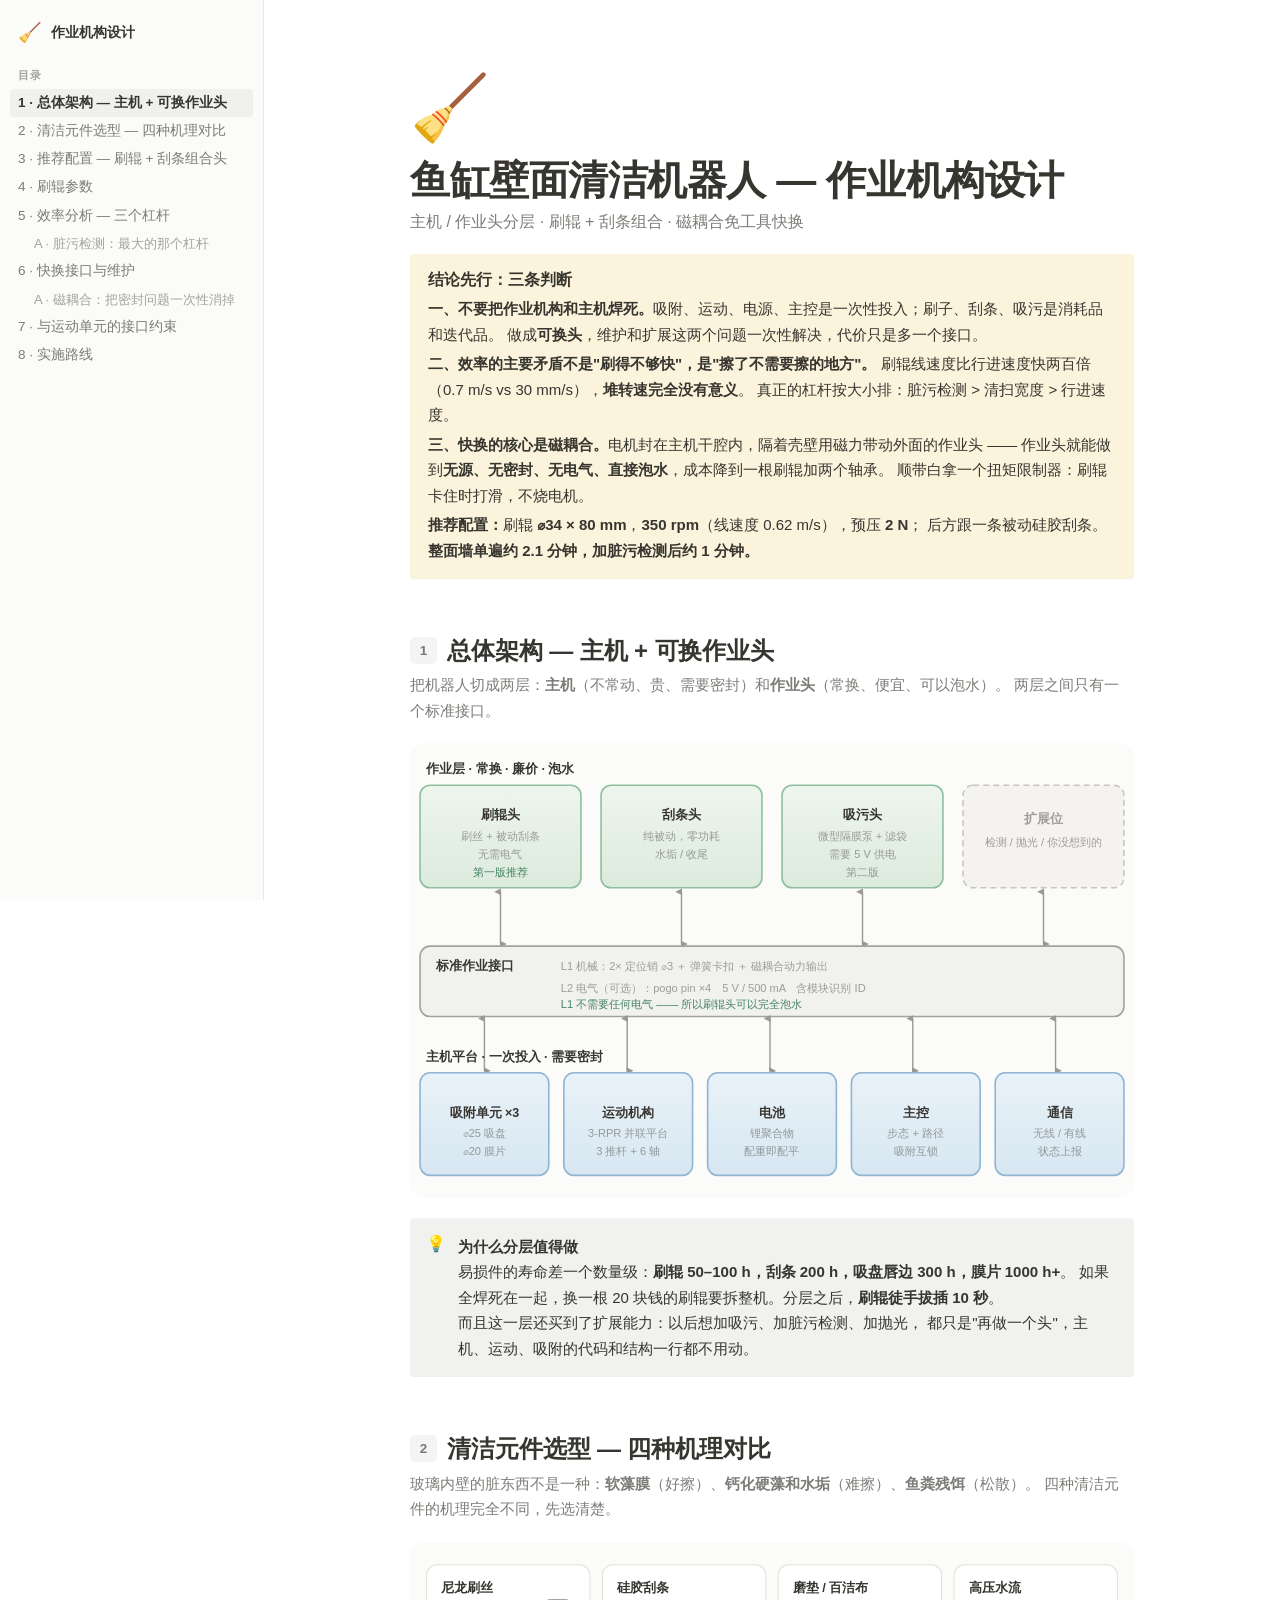
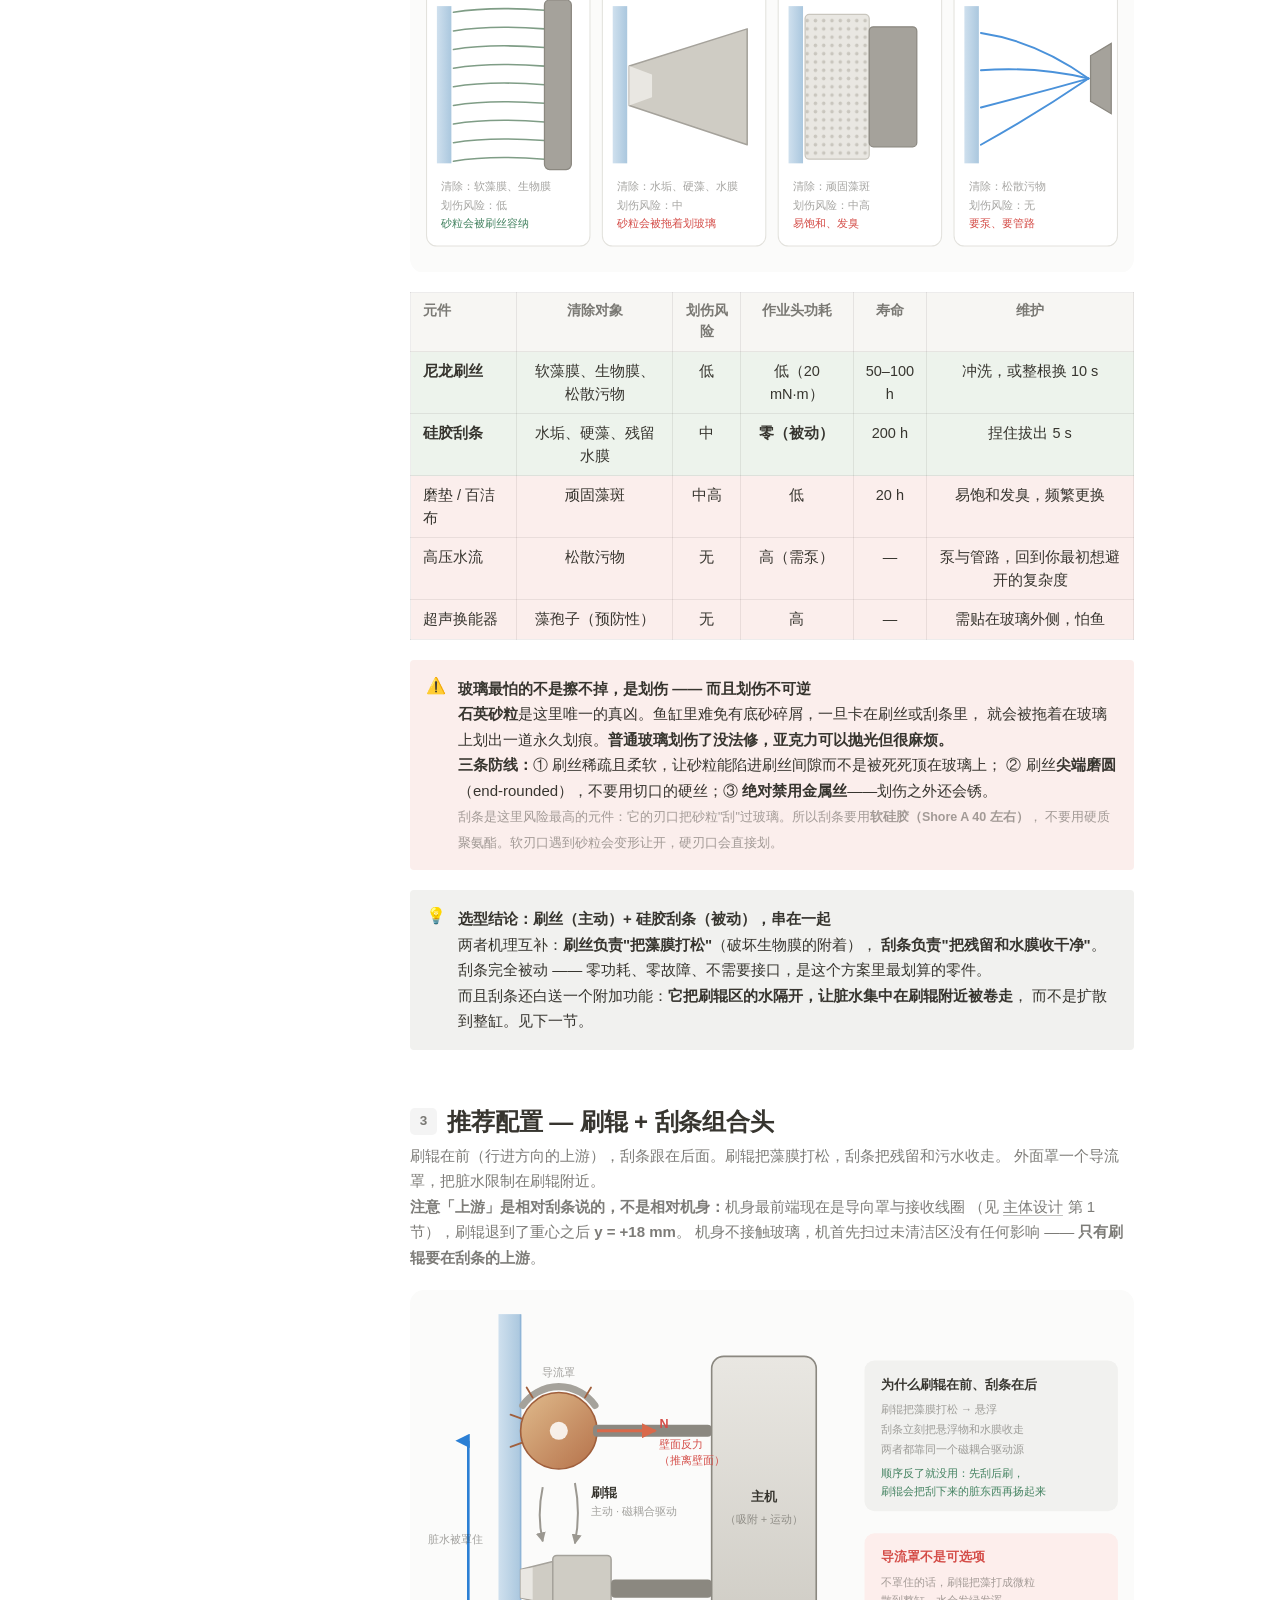
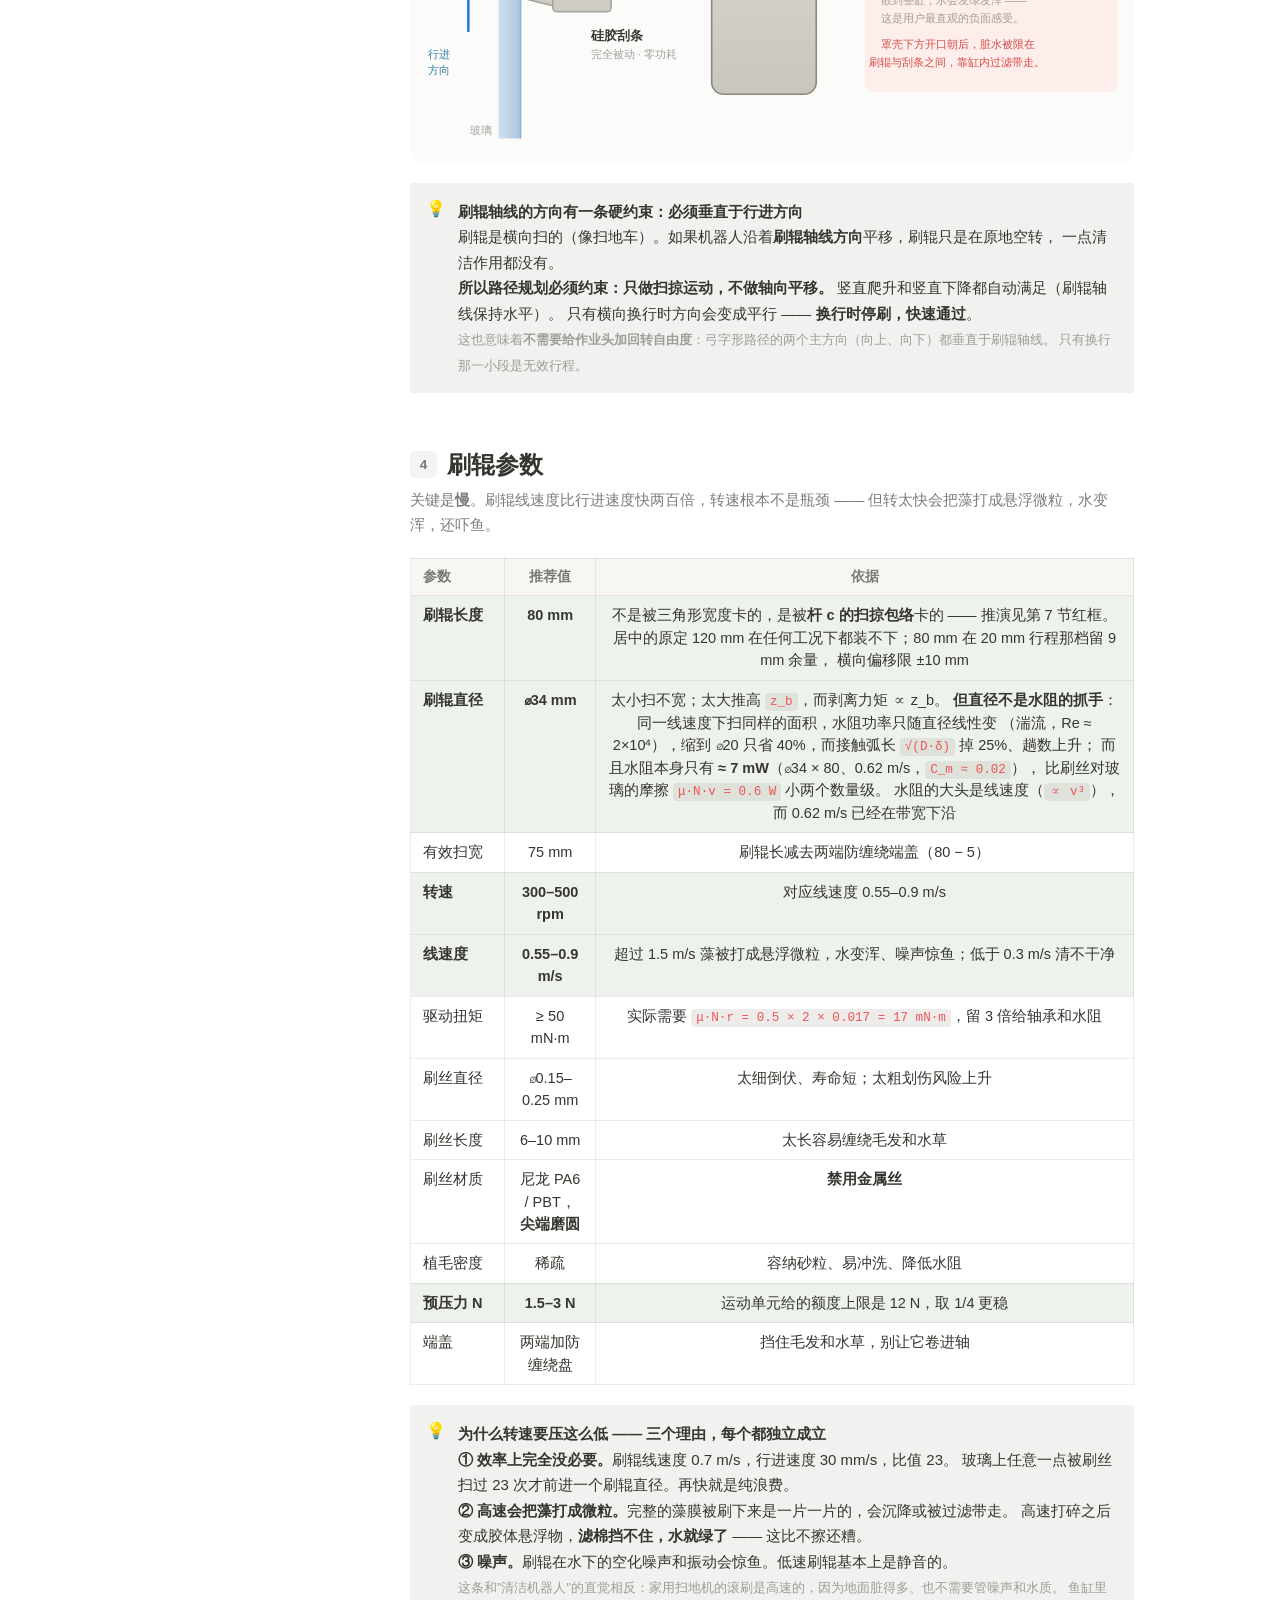
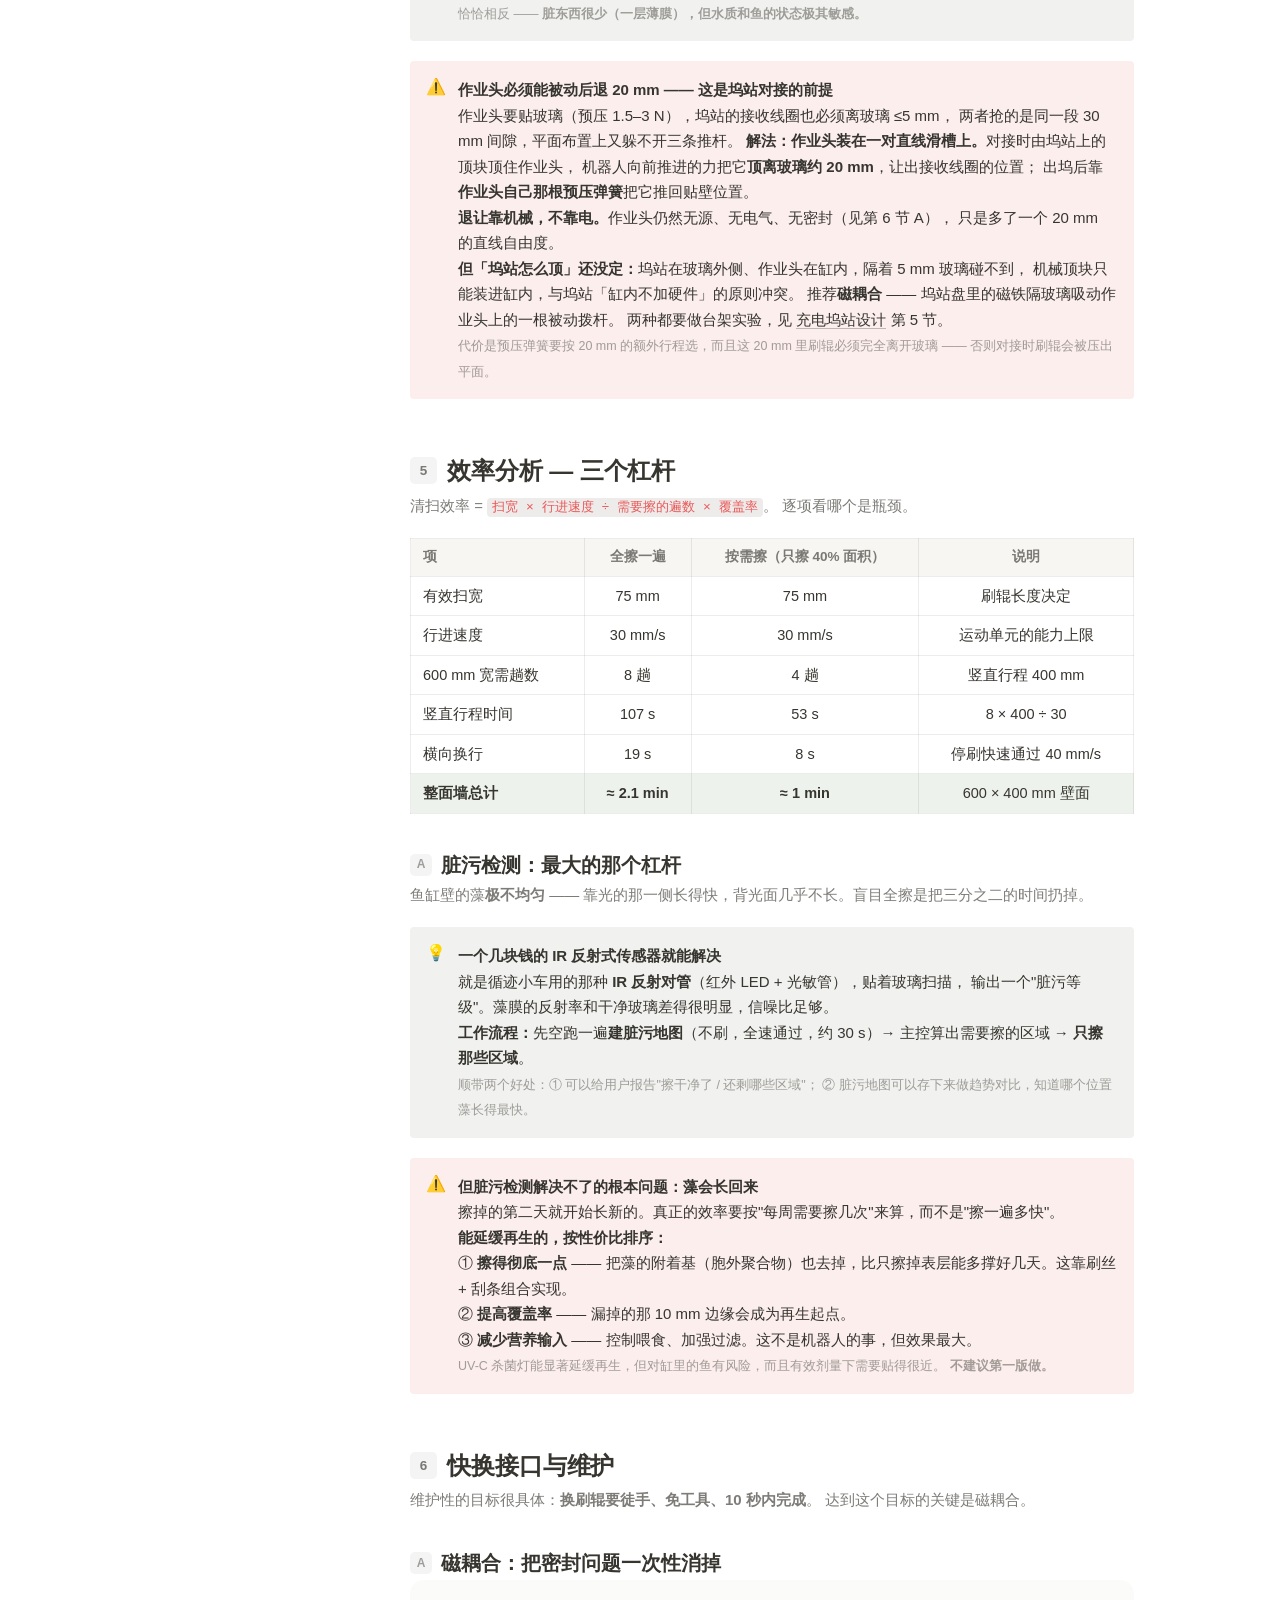
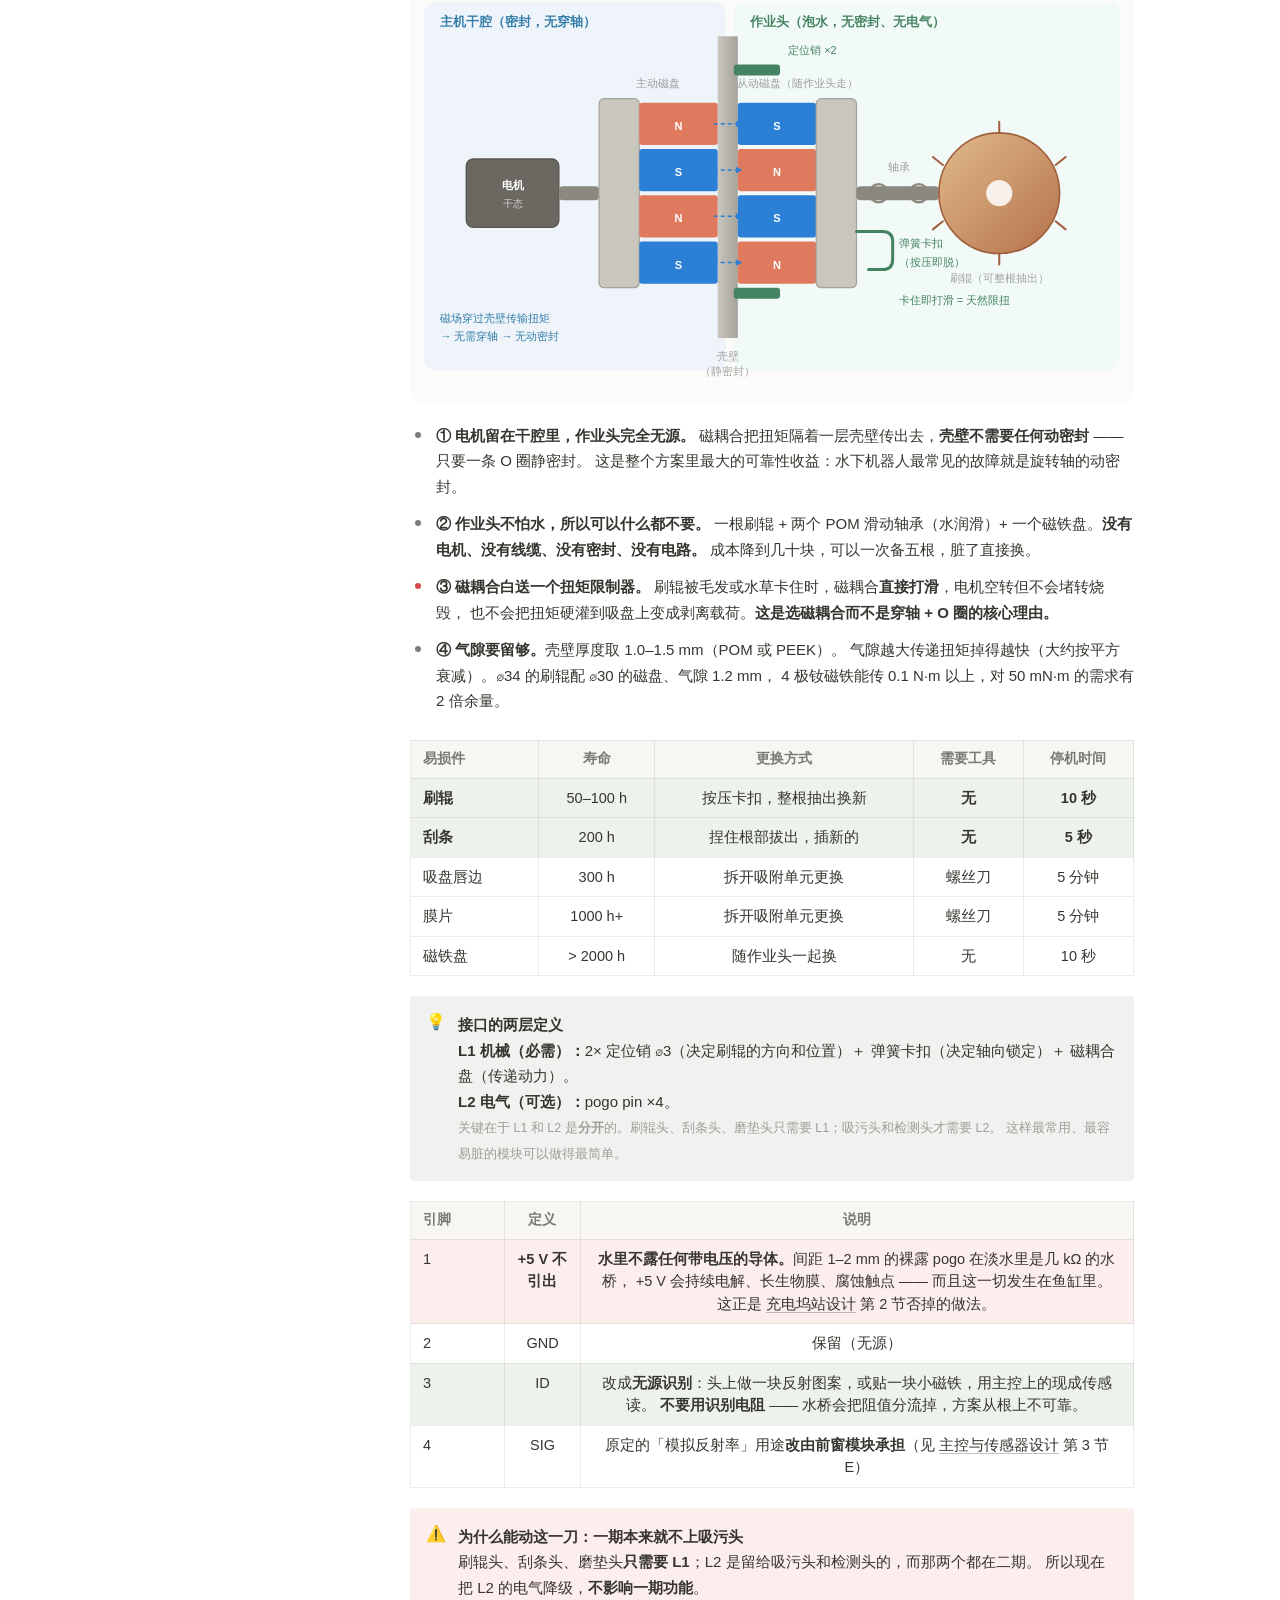
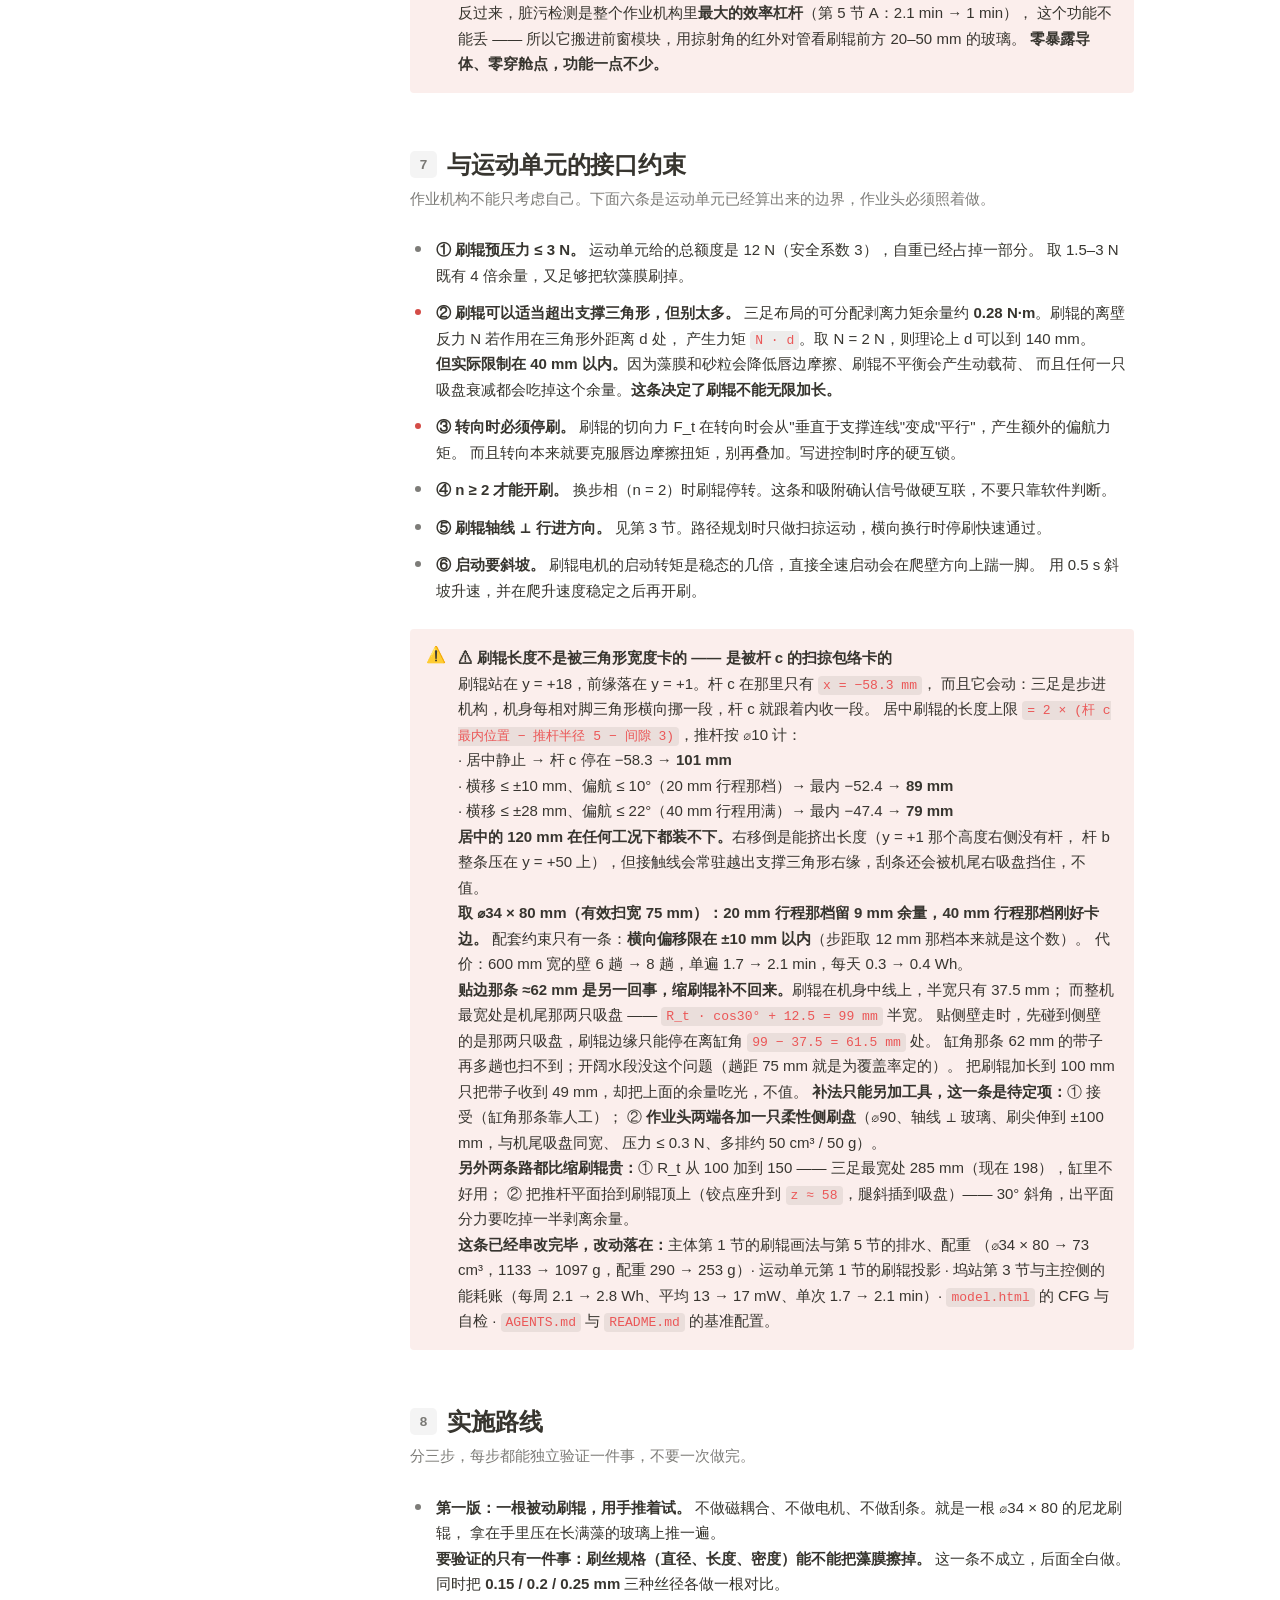
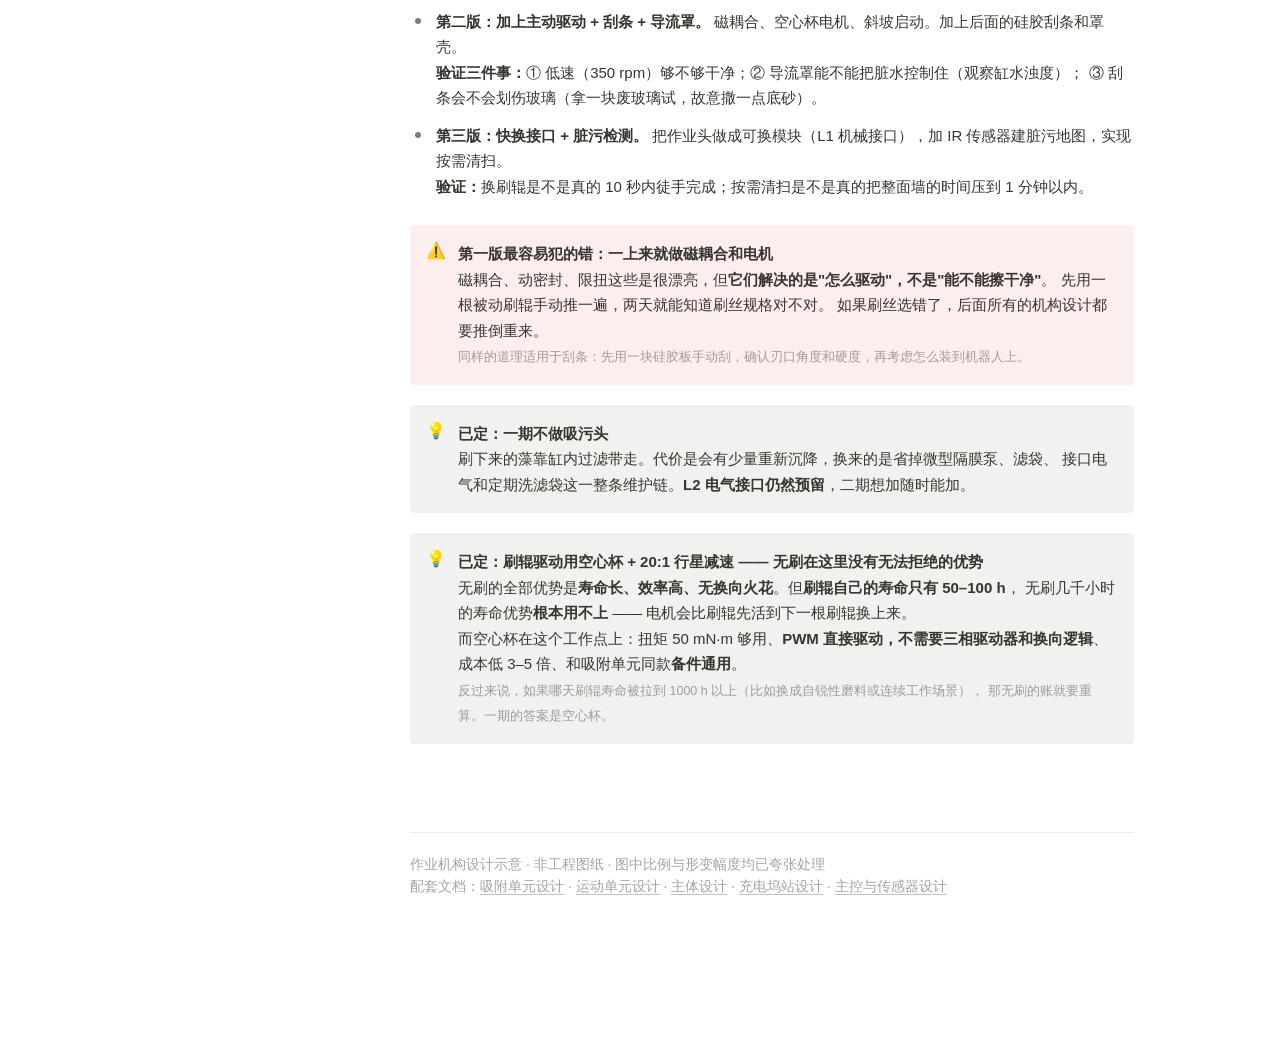
<file: work.html>
<!DOCTYPE html>
<html lang="zh-CN">
<head>
<meta charset="UTF-8">
<meta name="viewport" content="width=device-width, initial-scale=1">
<title>鱼缸壁面清洁机器人 — 作业机构设计</title>
<link rel="stylesheet" href="assets/notion.css">
</head>
<body>
<nav class="side" id="side">
  <div class="side-doc"><span class="side-icon">🧹</span><span class="side-name">作业机构设计</span></div>
  <div class="side-label">目录</div>
  <ul class="side-list">
    <li><a href="#s1" title="1 · 总体架构 — 主机 + 可换作业头">1 · 总体架构 — 主机 + 可换作业头</a></li>
    <li><a href="#s2" title="2 · 清洁元件选型 — 四种机理对比">2 · 清洁元件选型 — 四种机理对比</a></li>
    <li><a href="#s3" title="3 · 推荐配置 — 刷辊 + 刮条组合头">3 · 推荐配置 — 刷辊 + 刮条组合头</a></li>
    <li><a href="#s4" title="4 · 刷辊参数">4 · 刷辊参数</a></li>
    <li><a href="#s5" title="5 · 效率分析 — 三个杠杆">5 · 效率分析 — 三个杠杆</a></li>
    <li class="lv2"><a href="#s5a1" title="A · 脏污检测：最大的那个杠杆">A · 脏污检测：最大的那个杠杆</a></li>
    <li><a href="#s6" title="6 · 快换接口与维护">6 · 快换接口与维护</a></li>
    <li class="lv2"><a href="#s6a1" title="A · 磁耦合：把密封问题一次性消掉">A · 磁耦合：把密封问题一次性消掉</a></li>
    <li><a href="#s7" title="7 · 与运动单元的接口约束">7 · 与运动单元的接口约束</a></li>
    <li><a href="#s8" title="8 · 实施路线">8 · 实施路线</a></li>
  </ul>
</nav>
<button class="side-btn" type="button" aria-label="目录">&#9776;</button>
<main class="page">
<div class="page-inner">

<header>
  <div class="page-icon">🧹</div>
  <h1>鱼缸壁面清洁机器人 — 作业机构设计</h1>
  <p class="sub">主机 / 作业头分层 · 刷辊 + 刮条组合 · 磁耦合免工具快换</p>
</header>

<!-- ══════ 推荐配置 ══════ -->
<div class="keybox">
  <h3>结论先行：三条判断</h3>
  <p>
    <b>一、不要把作业机构和主机焊死。</b>吸附、运动、电源、主控是一次性投入；刷子、刮条、吸污是消耗品和迭代品。
    做成<b>可换头</b>，维护和扩展这两个问题一次性解决，代价只是多一个接口。
  </p>
  <p>
    <b>二、效率的主要矛盾不是"刷得不够快"，是"擦了不需要擦的地方"。</b>
    刷辊线速度比行进速度快两百倍（0.7 m/s vs 30 mm/s），<b>堆转速完全没有意义</b>。
    真正的杠杆按大小排：脏污检测 &gt; 清扫宽度 &gt; 行进速度。
  </p>
  <p>
    <b>三、快换的核心是磁耦合。</b>电机封在主机干腔内，隔着壳壁用磁力带动外面的作业头 ——
    作业头就能做到<b>无源、无密封、无电气、直接泡水</b>，成本降到一根刷辊加两个轴承。
    顺带白拿一个扭矩限制器：刷辊卡住时打滑，不烧电机。
  </p>
  <p>
    <b>推荐配置：</b>刷辊 <b>∅34 × 80 mm</b>，<b>350 rpm</b>（线速度 0.62 m/s），预压 <b>2 N</b>；
    后方跟一条被动硅胶刮条。<b>整面墙单遍约 2.1 分钟，加脏污检测后约 1 分钟。</b>
  </p>
</div>

<!-- ══════ 1 总体架构 ══════ -->
<div class="card">
  <h2 id="s1"><span class="n">1</span>总体架构 — 主机 + 可换作业头</h2>
  <p class="cap">
    把机器人切成两层：<b>主机</b>（不常动、贵、需要密封）和<b>作业头</b>（常换、便宜、可以泡水）。
    两层之间只有一个标准接口。
  </p>

  <svg viewBox="0 0 720 452" role="img" aria-label="主机与可换作业头的分层架构" style="width:100%;height:auto">
    <defs>
      <linearGradient id="w1Head" x1="0" y1="0" x2="0" y2="1">
        <stop offset="0" stop-color="#eef5ed"/><stop offset="1" stop-color="#dcebdd"/>
      </linearGradient>
      <linearGradient id="w1Host" x1="0" y1="0" x2="0" y2="1">
        <stop offset="0" stop-color="#e9f2f8"/><stop offset="1" stop-color="#d7e7f2"/>
      </linearGradient>
      <marker id="w1Arr" viewBox="0 0 10 10" refX="5" refY="9" markerWidth="5" markerHeight="5" orient="auto">
        <path d="M0,10 L5,0 L10,10 z" fill="#9b9891"/>
      </marker>
      <marker id="w1ArrS" viewBox="0 0 10 10" refX="5" refY="1" markerWidth="5" markerHeight="5" orient="auto">
        <path d="M0,0 L5,10 L10,0 z" fill="#9b9891"/>
      </marker>
    </defs>

    <rect width="720" height="452" rx="14" fill="#fbfbfa"/>

    <!-- 层 A 作业头 -->
    <text x="16" y="30" class="s-lbl">作业层 · 常换 · 廉价 · 泡水</text>
    <g>
      <rect x="10" y="42" width="160" height="102" rx="10" fill="url(#w1Head)" stroke="#8fbf9f" stroke-width="1.6"/>
      <text x="90" y="76" text-anchor="middle" class="s-lbl">刷辊头</text>
      <text x="90" y="96" text-anchor="middle" class="s-sub">刷丝 + 被动刮条</text>
      <text x="90" y="114" text-anchor="middle" class="s-sub">无需电气</text>
      <text x="90" y="132" text-anchor="middle" class="s-sub" style="fill:var(--green-fg)">第一版推荐</text>
    </g>
    <g>
      <rect x="190" y="42" width="160" height="102" rx="10" fill="url(#w1Head)" stroke="#8fbf9f" stroke-width="1.6"/>
      <text x="270" y="76" text-anchor="middle" class="s-lbl">刮条头</text>
      <text x="270" y="96" text-anchor="middle" class="s-sub">纯被动，零功耗</text>
      <text x="270" y="114" text-anchor="middle" class="s-sub">水垢 / 收尾</text>
    </g>
    <g>
      <rect x="370" y="42" width="160" height="102" rx="10" fill="url(#w1Head)" stroke="#8fbf9f" stroke-width="1.6"/>
      <text x="450" y="76" text-anchor="middle" class="s-lbl">吸污头</text>
      <text x="450" y="96" text-anchor="middle" class="s-sub">微型隔膜泵 + 滤袋</text>
      <text x="450" y="114" text-anchor="middle" class="s-sub">需要 5 V 供电</text>
      <text x="450" y="132" text-anchor="middle" class="s-sub" style="fill:var(--fg-3)">第二版</text>
    </g>
    <g>
      <rect x="550" y="42" width="160" height="102" rx="10" fill="#f4f3f0" stroke="#c9c6be" stroke-width="1.6" stroke-dasharray="6 4"/>
      <text x="630" y="80" text-anchor="middle" class="s-lbl" style="fill:var(--fg-3)">扩展位</text>
      <text x="630" y="102" text-anchor="middle" class="s-sub">检测 / 抛光 / 你没想到的</text>
    </g>

    <!-- 连接 A-B -->
    <g stroke="#9b9891" stroke-width="1.4">
      <line x1="90"  y1="148" x2="90"  y2="200" marker-end="url(#w1Arr)" marker-start="url(#w1ArrS)"/>
      <line x1="270" y1="148" x2="270" y2="200" marker-end="url(#w1Arr)" marker-start="url(#w1ArrS)"/>
      <line x1="450" y1="148" x2="450" y2="200" marker-end="url(#w1Arr)" marker-start="url(#w1ArrS)"/>
      <line x1="630" y1="148" x2="630" y2="200" marker-end="url(#w1Arr)" marker-start="url(#w1ArrS)"/>
    </g>

    <!-- 层 B 接口 -->
    <rect x="10" y="202" width="700" height="70" rx="10" fill="#f1f1ef" stroke="#a5a29b" stroke-width="1.6"/>
    <text x="26" y="226" class="s-lbl">标准作业接口</text>
    <text x="150" y="226" class="s-sub">L1 机械：2× 定位销 ∅3 ＋ 弹簧卡扣 ＋ 磁耦合动力输出</text>
    <text x="150" y="248" class="s-sub">L2 电气（可选）：pogo pin ×4　5 V / 500 mA　含模块识别 ID</text>
    <text x="150" y="264" class="s-sub" style="fill:var(--green-fg)">L1 不需要任何电气 —— 所以刷辊头可以完全泡水</text>

    <!-- 连接 B-C -->
    <g stroke="#9b9891" stroke-width="1.4">
      <line x1="74"  y1="274" x2="74"  y2="326" marker-end="url(#w1Arr)" marker-start="url(#w1ArrS)"/>
      <line x1="216" y1="274" x2="216" y2="326" marker-end="url(#w1Arr)" marker-start="url(#w1ArrS)"/>
      <line x1="358" y1="274" x2="358" y2="326" marker-end="url(#w1Arr)" marker-start="url(#w1ArrS)"/>
      <line x1="500" y1="274" x2="500" y2="326" marker-end="url(#w1Arr)" marker-start="url(#w1ArrS)"/>
      <line x1="642" y1="274" x2="642" y2="326" marker-end="url(#w1Arr)" marker-start="url(#w1ArrS)"/>
    </g>

    <!-- 层 C 主机 -->
    <text x="16" y="316" class="s-lbl">主机平台 · 一次投入 · 需要密封</text>
    <g>
      <rect x="10" y="328" width="128" height="102" rx="10" fill="url(#w1Host)" stroke="#8fb4d6" stroke-width="1.6"/>
      <text x="74" y="372" text-anchor="middle" class="s-lbl">吸附单元 ×3</text>
      <text x="74" y="392" text-anchor="middle" class="s-sub">∅25 吸盘</text>
      <text x="74" y="410" text-anchor="middle" class="s-sub">∅20 膜片</text>
    </g>
    <g>
      <rect x="153" y="328" width="128" height="102" rx="10" fill="url(#w1Host)" stroke="#8fb4d6" stroke-width="1.6"/>
      <text x="217" y="372" text-anchor="middle" class="s-lbl">运动机构</text>
      <text x="217" y="392" text-anchor="middle" class="s-sub">3-RPR 并联平台</text>
      <text x="217" y="410" text-anchor="middle" class="s-sub">3 推杆 + 6 轴</text>
    </g>
    <g>
      <rect x="296" y="328" width="128" height="102" rx="10" fill="url(#w1Host)" stroke="#8fb4d6" stroke-width="1.6"/>
      <text x="360" y="372" text-anchor="middle" class="s-lbl">电池</text>
      <text x="360" y="392" text-anchor="middle" class="s-sub">锂聚合物</text>
      <text x="360" y="410" text-anchor="middle" class="s-sub">配重即配平</text>
    </g>
    <g>
      <rect x="439" y="328" width="128" height="102" rx="10" fill="url(#w1Host)" stroke="#8fb4d6" stroke-width="1.6"/>
      <text x="503" y="372" text-anchor="middle" class="s-lbl">主控</text>
      <text x="503" y="392" text-anchor="middle" class="s-sub">步态 + 路径</text>
      <text x="503" y="410" text-anchor="middle" class="s-sub">吸附互锁</text>
    </g>
    <g>
      <rect x="582" y="328" width="128" height="102" rx="10" fill="url(#w1Host)" stroke="#8fb4d6" stroke-width="1.6"/>
      <text x="646" y="372" text-anchor="middle" class="s-lbl">通信</text>
      <text x="646" y="392" text-anchor="middle" class="s-sub">无线 / 有线</text>
      <text x="646" y="410" text-anchor="middle" class="s-sub">状态上报</text>
    </g>
  </svg>

  <div class="formula">
    <b>为什么分层值得做</b><br>
    易损件的寿命差一个数量级：<b>刷辊 50–100 h，刮条 200 h，吸盘唇边 300 h，膜片 1000 h+</b>。
    如果全焊死在一起，换一根 20 块钱的刷辊要拆整机。分层之后，<b>刷辊徒手拔插 10 秒</b>。
    <br>而且这一层还买到了扩展能力：以后想加吸污、加脏污检测、加抛光，
    都只是"再做一个头"，主机、运动、吸附的代码和结构一行都不用动。
  </div>
</div>

<!-- ══════ 2 清洁元件选型 ══════ -->
<div class="card">
  <h2 id="s2"><span class="n">2</span>清洁元件选型 — 四种机理对比</h2>
  <p class="cap">
    玻璃内壁的脏东西不是一种：<b>软藻膜</b>（好擦）、<b>钙化硬藻和水垢</b>（难擦）、<b>鱼粪残饵</b>（松散）。
    四种清洁元件的机理完全不同，先选清楚。
  </p>

  <svg viewBox="0 0 700 320" role="img" aria-label="四种清洁元件的剖面对比" style="width:100%;height:auto">
    <defs>
      <linearGradient id="w2Glass" x1="0" y1="0" x2="1" y2="0">
        <stop offset="0" stop-color="#cfe0ee"/><stop offset="1" stop-color="#aac7de"/>
      </linearGradient>
      <pattern id="w2Pad" width="8" height="8" patternUnits="userSpaceOnUse">
        <rect width="8" height="8" fill="#e9e7e2"/><circle cx="4" cy="4" r="1.7" fill="#c9c6be"/>
      </pattern>
    </defs>
    <rect width="700" height="320" rx="14" fill="#fbfbfa"/>

    <!-- 面板 1 刷丝 -->
    <g transform="translate(16,0)">
      <rect x="0" y="22" width="158" height="272" rx="10" fill="#fff" stroke="#e3e2dd"/>
      <text x="14" y="48" class="s-lbl">尼龙刷丝</text>
      <rect x="10" y="62" width="14" height="152" fill="url(#w2Glass)"/>
      <g stroke="#7f9d86" stroke-width="1.5" fill="none" stroke-linecap="round">
        <path d="M114,66 Q62,62 26,68"/><path d="M114,84 Q62,80 26,86"/>
        <path d="M114,102 Q62,98 26,104"/><path d="M114,120 Q62,116 26,122"/>
        <path d="M114,138 Q62,134 26,140"/><path d="M114,156 Q62,152 26,158"/>
        <path d="M114,174 Q62,170 26,176"/><path d="M114,192 Q62,188 26,194"/>
        <path d="M114,210 Q62,206 26,212"/>
      </g>
      <rect x="114" y="56" width="26" height="164" rx="5" fill="#a5a29b" stroke="#8b8880" stroke-width="1.2"/>
      <text x="14" y="240" class="s-sub">清除：软藻膜、生物膜</text>
      <text x="14" y="258" class="s-sub">划伤风险：低</text>
      <text x="14" y="276" class="s-sub" style="fill:var(--green-fg)">砂粒会被刷丝容纳</text>
    </g>

    <!-- 面板 2 刮条 -->
    <g transform="translate(186,0)">
      <rect x="0" y="22" width="158" height="272" rx="10" fill="#fff" stroke="#e3e2dd"/>
      <text x="14" y="48" class="s-lbl">硅胶刮条</text>
      <rect x="10" y="62" width="14" height="152" fill="url(#w2Glass)"/>
      <polygon points="26,120 26,158 140,196 140,84" fill="#cfccc4" stroke="#a5a29b" stroke-width="1.5" stroke-linejoin="round"/>
      <polygon points="26,120 26,158 48,150 48,128" fill="#e9e7e2"/>
      <text x="14" y="240" class="s-sub">清除：水垢、硬藻、水膜</text>
      <text x="14" y="258" class="s-sub">划伤风险：中</text>
      <text x="14" y="276" class="s-sub" style="fill:var(--red-fg)">砂粒会被拖着划玻璃</text>
    </g>

    <!-- 面板 3 磨垫 -->
    <g transform="translate(356,0)">
      <rect x="0" y="22" width="158" height="272" rx="10" fill="#fff" stroke="#e3e2dd"/>
      <text x="14" y="48" class="s-lbl">磨垫 / 百洁布</text>
      <rect x="10" y="62" width="14" height="152" fill="url(#w2Glass)"/>
      <rect x="26" y="70" width="62" height="140" rx="4" fill="url(#w2Pad)" stroke="#c9c6be" stroke-width="1.2"/>
      <rect x="88" y="82" width="46" height="116" rx="4" fill="#a5a29b" stroke="#8b8880" stroke-width="1.2"/>
      <text x="14" y="240" class="s-sub">清除：顽固藻斑</text>
      <text x="14" y="258" class="s-sub">划伤风险：中高</text>
      <text x="14" y="276" class="s-sub" style="fill:var(--red-fg)">易饱和、发臭</text>
    </g>

    <!-- 面板 4 水流 -->
    <g transform="translate(526,0)">
      <rect x="0" y="22" width="158" height="272" rx="10" fill="#fff" stroke="#e3e2dd"/>
      <text x="14" y="48" class="s-lbl">高压水流</text>
      <rect x="10" y="62" width="14" height="152" fill="url(#w2Glass)"/>
      <path d="M132,110 L152,98 L152,166 L132,154 Z" fill="#a5a29b" stroke="#8b8880" stroke-width="1.2"/>
      <g stroke="#2b7fd4" stroke-width="1.8" fill="none" stroke-linecap="round" opacity=".85">
        <path d="M130,132 Q80,96 26,88"/>
        <path d="M130,132 Q80,120 26,124"/>
        <path d="M130,132 Q80,146 26,160"/>
        <path d="M130,132 Q80,166 26,196"/>
      </g>
      <text x="14" y="240" class="s-sub">清除：松散污物</text>
      <text x="14" y="258" class="s-sub">划伤风险：无</text>
      <text x="14" y="276" class="s-sub" style="fill:var(--red-fg)">要泵、要管路</text>
    </g>
  </svg>

  <table>
    <thead><tr><th>元件</th><th>清除对象</th><th>划伤风险</th><th>作业头功耗</th><th>寿命</th><th>维护</th></tr></thead>
    <tbody>
      <tr class="hl"><td><b>尼龙刷丝</b></td><td>软藻膜、生物膜、松散污物</td><td>低</td><td>低（20 mN·m）</td><td>50–100 h</td><td>冲洗，或整根换 10 s</td></tr>
      <tr class="hl"><td><b>硅胶刮条</b></td><td>水垢、硬藻、残留水膜</td><td>中</td><td><b>零（被动）</b></td><td>200 h</td><td>捏住拔出 5 s</td></tr>
      <tr class="bad"><td>磨垫 / 百洁布</td><td>顽固藻斑</td><td>中高</td><td>低</td><td>20 h</td><td>易饱和发臭，频繁更换</td></tr>
      <tr class="bad"><td>高压水流</td><td>松散污物</td><td>无</td><td>高（需泵）</td><td>—</td><td>泵与管路，回到你最初想避开的复杂度</td></tr>
      <tr class="bad"><td>超声换能器</td><td>藻孢子（预防性）</td><td>无</td><td>高</td><td>—</td><td>需贴在玻璃外侧，怕鱼</td></tr>
    </tbody>
  </table>

  <div class="formula w">
    <b>玻璃最怕的不是擦不掉，是划伤 —— 而且划伤不可逆</b><br>
    <b>石英砂粒</b>是这里唯一的真凶。鱼缸里难免有底砂碎屑，一旦卡在刷丝或刮条里，
    就会被拖着在玻璃上划出一道永久划痕。<b>普通玻璃划伤了没法修，亚克力可以抛光但很麻烦。</b>
    <br><b>三条防线：</b>① 刷丝稀疏且柔软，让砂粒能陷进刷丝间隙而不是被死死顶在玻璃上；
    ② 刷丝<b>尖端磨圆</b>（end-rounded），不要用切口的硬丝；③ <b>绝对禁用金属丝</b>——划伤之外还会锈。
    <br><span style="color:var(--ink-3);font-size:12.5px">
    刮条是这里风险最高的元件：它的刃口把砂粒"刮"过玻璃。所以刮条要用<b>软硅胶（Shore A 40 左右）</b>，
    不要用硬质聚氨酯。软刃口遇到砂粒会变形让开，硬刃口会直接划。</span>
  </div>

  <div class="formula">
    <b>选型结论：刷丝（主动）+ 硅胶刮条（被动），串在一起</b><br>
    两者机理互补：<b>刷丝负责"把藻膜打松"</b>（破坏生物膜的附着），
    <b>刮条负责"把残留和水膜收干净"</b>。
    刮条完全被动 —— 零功耗、零故障、不需要接口，是这个方案里最划算的零件。
    <br>而且刮条还白送一个附加功能：<b>它把刷辊区的水隔开，让脏水集中在刷辊附近被卷走</b>，
    而不是扩散到整缸。见下一节。
  </div>
</div>

<!-- ══════ 3 推荐配置 ══════ -->
<div class="card">
  <h2 id="s3"><span class="n">3</span>推荐配置 — 刷辊 + 刮条组合头</h2>
  <p class="cap">
    刷辊在前（行进方向的上游），刮条跟在后面。刷辊把藻膜打松，刮条把残留和污水收走。
    外面罩一个导流罩，把脏水限制在刷辊附近。
    <br><b>注意「上游」是相对刮条说的，不是相对机身：</b>机身最前端现在是导向罩与接收线圈
    （见 <a href="body.html">主体设计</a> 第 1 节），刷辊退到了重心之后 <b>y = +18 mm</b>。
    机身不接触玻璃，机首先扫过未清洁区没有任何影响 —— <b>只有刷辊要在刮条的上游</b>。
  </p>

  <svg viewBox="0 0 720 470" role="img" aria-label="刷辊加刮条组合作业头侧视图" style="width:100%;height:auto">
    <defs>
      <linearGradient id="w3Glass" x1="0" y1="0" x2="1" y2="0">
        <stop offset="0" stop-color="#cfe0ee"/><stop offset="1" stop-color="#aac7de"/>
      </linearGradient>
      <linearGradient id="w3Brush" x1="0" y1="0" x2="1" y2="1">
        <stop offset="0" stop-color="#e0bb8c"/><stop offset="1" stop-color="#b5714a"/>
      </linearGradient>
      <linearGradient id="w3Body" x1="0" y1="0" x2="0" y2="1">
        <stop offset="0" stop-color="#e9e7e2"/><stop offset="1" stop-color="#c9c6be"/>
      </linearGradient>
      <marker id="w3Arr" viewBox="0 0 10 10" refX="9" refY="5" markerWidth="5" markerHeight="5" orient="auto">
        <path d="M0,0 L10,5 L0,10 z" fill="#2b7fd4"/>
      </marker>
      <marker id="w3Dirt" viewBox="0 0 10 10" refX="9" refY="5" markerWidth="5" markerHeight="5" orient="auto">
        <path d="M0,0 L10,5 L0,10 z" fill="#9b9891"/>
      </marker>
      <marker id="w3F" viewBox="0 0 10 10" refX="9" refY="5" markerWidth="5" markerHeight="5" orient="auto">
        <path d="M0,0 L10,5 L0,10 z" fill="#d9694a"/>
      </marker>
      <marker id="w3Up" viewBox="0 0 10 10" refX="5" refY="9" markerWidth="5.5" markerHeight="5.5" orient="auto">
        <path d="M0,10 L5,0 L10,10 z" fill="#2b7fd4"/>
      </marker>
    </defs>

    <rect width="720" height="470" rx="14" fill="#fbfbfa"/>

    <!-- 玻璃 -->
    <rect x="88" y="24" width="22" height="422" fill="url(#w3Glass)"/>
    <line x1="110" y1="24" x2="110" y2="446" stroke="#8fb4d6" stroke-width="1.6"/>
    <text x="82" y="442" text-anchor="end" class="s-sub">玻璃</text>

    <!-- 行进方向 -->
    <line x1="58" y1="340" x2="58" y2="150" stroke="#2b7fd4" stroke-width="2.6" marker-end="url(#w3Up)"/>
    <text x="18" y="366" class="s-sub" style="fill:var(--blue-fg)">行进</text>
    <text x="18" y="382" class="s-sub" style="fill:var(--blue-fg)">方向</text>

    <!-- 导流罩 -->
    <path d="M112,114.8 A 44 44 0 0 1 184,114.8" fill="none" stroke="#a5a29b" stroke-width="7" stroke-linecap="round"/>
    <text x="148" y="86" text-anchor="middle" class="s-sub">导流罩</text>

    <!-- 刷辊 -->
    <circle cx="148" cy="140" r="38" fill="url(#w3Brush)" stroke="#a05f3c" stroke-width="1.6"/>
    <circle cx="148" cy="140" r="9" fill="#fff" opacity=".85"/>
    <g stroke="#a05f3c" stroke-width="1.8" stroke-linecap="round">
      <line x1="111" y1="128" x2="100" y2="124"/><line x1="111" y1="152" x2="100" y2="156"/>
      <line x1="122" y1="107" x2="116" y2="97"/><line x1="174" y1="107" x2="180" y2="97"/>
    </g>
    <rect x="182" y="134" width="118" height="12" rx="4" fill="#8b8880"/>
    <text x="180" y="206" class="s-lbl">刷辊</text>
    <text x="180" y="224" class="s-sub">主动 · 磁耦合驱动</text>

    <!-- 刮条 -->
    <polygon points="110,278 110,306 142,314 142,270" fill="#cfccc4" stroke="#a5a29b" stroke-width="1.5" stroke-linejoin="round"/>
    <polygon points="110,278 110,306 122,308 122,276" fill="#e9e7e2"/>
    <rect x="142" y="264" width="58" height="56" rx="4" fill="#cfccc4" stroke="#a5a29b" stroke-width="1.5"/>
    <rect x="200" y="288" width="100" height="18" rx="4" fill="#8b8880"/>
    <text x="180" y="348" class="s-lbl">硅胶刮条</text>
    <text x="180" y="366" class="s-sub">完全被动 · 零功耗</text>

    <!-- 机身 -->
    <rect x="300" y="66" width="104" height="336" rx="12" fill="url(#w3Body)" stroke="#8b8880" stroke-width="1.6"/>
    <text x="352" y="210" text-anchor="middle" class="s-lbl">主机</text>
    <text x="352" y="232" text-anchor="middle" class="s-sub">（吸附 + 运动）</text>

    <!-- 脏水流向 -->
    <g stroke="#9b9891" stroke-width="2" fill="none" marker-end="url(#w3Dirt)">
      <path d="M164,192 Q170,222 164,252"/>
      <path d="M132,196 Q126,224 132,250"/>
    </g>
    <text x="18" y="252" class="s-sub">脏水被罩住</text>

    <!-- 壁面反力 N -->
    <line x1="186" y1="140" x2="244" y2="140" stroke="#d9694a" stroke-width="3" marker-end="url(#w3F)"/>
    <text x="248" y="137" class="s-lbl" style="fill:var(--red-fg)">N</text>
    <text x="248" y="157" class="s-sub" style="fill:var(--red-fg)">壁面反力</text>
    <text x="248" y="173" class="s-sub" style="fill:var(--red-fg)">（推离壁面）</text>

    <!-- 右侧说明 -->
    <rect x="452" y="70" width="252" height="150" rx="10" fill="#f1f1ef"/>
    <text x="468" y="98" class="s-lbl">为什么刷辊在前、刮条在后</text>
    <text x="468" y="122" class="s-sub">刷辊把藻膜打松 → 悬浮</text>
    <text x="468" y="142" class="s-sub">刮条立刻把悬浮物和水膜收走</text>
    <text x="468" y="162" class="s-sub">两者都靠同一个磁耦合驱动源</text>
    <text x="468" y="186" class="s-sub" style="fill:var(--green-fg)">顺序反了就没用：先刮后刷，</text>
    <text x="468" y="204" class="s-sub" style="fill:var(--green-fg)">刷辊会把刮下来的脏东西再扬起来</text>

    <rect x="452" y="242" width="252" height="158" rx="10" fill="#fdeeec"/>
    <text x="468" y="270" class="s-lbl" style="fill:var(--red-fg)">导流罩不是可选项</text>
    <text x="468" y="294" class="s-sub">不罩住的话，刷辊把藻打成微粒</text>
    <text x="468" y="312" class="s-sub">散到整缸，水会发绿发浑 ——</text>
    <text x="468" y="330" class="s-sub">这是用户最直观的负面感受。</text>
    <text x="468" y="356" class="s-sub" style="fill:var(--red-fg)">罩壳下方开口朝后，脏水被限在</text>
    <text x="456" y="374" class="s-sub" style="fill:var(--red-fg)">刷辊与刮条之间，靠缸内过滤带走。</text>
  </svg>

  <div class="formula">
    <b>刷辊轴线的方向有一条硬约束：必须垂直于行进方向</b><br>
    刷辊是横向扫的（像扫地车）。如果机器人沿着<b>刷辊轴线方向</b>平移，刷辊只是在原地空转，
    一点清洁作用都没有。
    <br><b>所以路径规划必须约束：只做扫掠运动，不做轴向平移。</b>
    竖直爬升和竖直下降都自动满足（刷辊轴线保持水平）。
    只有横向换行时方向会变成平行 —— <b>换行时停刷，快速通过</b>。
    <br><span style="color:var(--ink-3);font-size:12.5px">
    这也意味着<b>不需要给作业头加回转自由度</b>：弓字形路径的两个主方向（向上、向下）都垂直于刷辊轴线。
    只有换行那一小段是无效行程。</span>
  </div>
</div>

<!-- ══════ 4 刷辊参数 ══════ -->
<div class="card">
  <h2 id="s4"><span class="n">4</span>刷辊参数</h2>
  <p class="cap">
    关键是<b>慢</b>。刷辊线速度比行进速度快两百倍，转速根本不是瓶颈 ——
    但转太快会把藻打成悬浮微粒，水变浑，还吓鱼。
  </p>

  <table>
    <thead><tr><th>参数</th><th>推荐值</th><th>依据</th></tr></thead>
    <tbody>
      <tr class="hl"><td><b>刷辊长度</b></td><td><b>80 mm</b></td>
          <td>不是被三角形宽度卡的，是被<b>杆 c 的扫掠包络</b>卡的 —— 推演见第 7 节红框。
            居中的原定 120 mm 在任何工况下都装不下；80 mm 在 20 mm 行程那档留 9 mm 余量，
            横向偏移限 ±10 mm</td></tr>
      <tr class="hl"><td><b>刷辊直径</b></td><td><b>∅34 mm</b></td>
          <td>太小扫不宽；太大推高 <code>z_b</code>，而剥离力矩 ∝ z_b。
            <b>但直径不是水阻的抓手</b>：同一线速度下扫同样的面积，水阻功率只随直径线性变
            （湍流，Re ≈ 2×10⁴），缩到 ∅20 只省 40%，而接触弧长 <code>√(D·δ)</code> 掉 25%、趟数上升；
            而且水阻本身只有 <b>≈ 7 mW</b>（∅34 × 80、0.62 m/s，<code>C_m ≈ 0.02</code>），
            比刷丝对玻璃的摩擦 <code>μ·N·v = 0.6 W</code> 小两个数量级。
            水阻的大头是线速度（<code>∝ v³</code>），而 0.62 m/s 已经在带宽下沿</td></tr>
      <tr><td>有效扫宽</td><td>75 mm</td><td>刷辊长减去两端防缠绕端盖（80 − 5）</td></tr>
      <tr class="hl"><td><b>转速</b></td><td><b>300–500 rpm</b></td><td>对应线速度 0.55–0.9 m/s</td></tr>
      <tr class="hl"><td><b>线速度</b></td><td><b>0.55–0.9 m/s</b></td>
          <td>超过 1.5 m/s 藻被打成悬浮微粒，水变浑、噪声惊鱼；低于 0.3 m/s 清不干净</td></tr>
      <tr><td>驱动扭矩</td><td>≥ 50 mN·m</td>
          <td>实际需要 <code>μ·N·r = 0.5 × 2 × 0.017 = 17 mN·m</code>，留 3 倍给轴承和水阻</td></tr>
      <tr><td>刷丝直径</td><td>∅0.15–0.25 mm</td><td>太细倒伏、寿命短；太粗划伤风险上升</td></tr>
      <tr><td>刷丝长度</td><td>6–10 mm</td><td>太长容易缠绕毛发和水草</td></tr>
      <tr><td>刷丝材质</td><td>尼龙 PA6 / PBT，<b>尖端磨圆</b></td><td><b>禁用金属丝</b></td></tr>
      <tr><td>植毛密度</td><td>稀疏</td><td>容纳砂粒、易冲洗、降低水阻</td></tr>
      <tr class="hl"><td><b>预压力 N</b></td><td><b>1.5–3 N</b></td>
          <td>运动单元给的额度上限是 12 N，取 1/4 更稳</td></tr>
      <tr><td>端盖</td><td>两端加防缠绕盘</td><td>挡住毛发和水草，别让它卷进轴</td></tr>
    </tbody>
  </table>

  <div class="formula">
    <b>为什么转速要压这么低 —— 三个理由，每个都独立成立</b><br>
    <b>① 效率上完全没必要。</b>刷辊线速度 0.7 m/s，行进速度 30 mm/s，比值 23。
    玻璃上任意一点被刷丝扫过 23 次才前进一个刷辊直径。再快就是纯浪费。
    <br><b>② 高速会把藻打成微粒。</b>完整的藻膜被刷下来是一片一片的，会沉降或被过滤带走。
    高速打碎之后变成胶体悬浮物，<b>滤棉挡不住，水就绿了</b> —— 这比不擦还糟。
    <br><b>③ 噪声。</b>刷辊在水下的空化噪声和振动会惊鱼。低速刷辊基本上是静音的。
    <br><span style="color:var(--ink-3);font-size:12.5px">
    这条和"清洁机器人"的直觉相反：家用扫地机的滚刷是高速的，因为地面脏得多、也不需要管噪声和水质。
    鱼缸里恰恰相反 —— <b>脏东西很少（一层薄膜），但水质和鱼的状态极其敏感。</b></span>
  </div>

  <div class="formula w">
    <b>作业头必须能被动后退 20 mm —— 这是坞站对接的前提</b><br>
    作业头要贴玻璃（预压 1.5–3 N），坞站的接收线圈也必须离玻璃 ≤5 mm，
    两者抢的是同一段 30 mm 间隙，平面布置上又躲不开三条推杆。
    <b>解法：作业头装在一对直线滑槽上。</b>对接时由坞站上的顶块顶住作业头，
    机器人向前推进的力把它<b>顶离玻璃约 20 mm</b>，让出接收线圈的位置；
    出坞后靠<b>作业头自己那根预压弹簧</b>把它推回贴壁位置。<br>
    <b>退让靠机械，不靠电。</b>作业头仍然无源、无电气、无密封（见第 6 节 A），
    只是多了一个 20 mm 的直线自由度。
     <br><b>但「坞站怎么顶」还没定：</b>坞站在玻璃外侧、作业头在缸内，隔着 5 mm 玻璃碰不到，
     机械顶块只能装进缸内，与坞站「缸内不加硬件」的原则冲突。
     推荐<b>磁耦合</b> —— 坞站盘里的磁铁隔玻璃吸动作业头上的一根被动拨杆。
     两种都要做台架实验，见 <a href="dock.html">充电坞站设计</a> 第 5 节。<br>
    <span style="color:var(--ink-3);font-size:12.5px">
    代价是预压弹簧要按 20 mm 的额外行程选，而且这 20 mm 里刷辊必须完全离开玻璃 ——
    否则对接时刷辊会被压出平面。</span>
  </div>
</div>

<!-- ══════ 5 效率分析 ══════ -->
<div class="card">
  <h2 id="s5"><span class="n">5</span>效率分析 — 三个杠杆</h2>
  <p class="cap">
    清扫效率 = <code>扫宽 × 行进速度 ÷ 需要擦的遍数 × 覆盖率</code>。
    逐项看哪个是瓶颈。
  </p>

  <table>
    <thead><tr><th>项</th><th>全擦一遍</th><th>按需擦（只擦 40% 面积）</th><th>说明</th></tr></thead>
    <tbody>
      <tr><td>有效扫宽</td><td>75 mm</td><td>75 mm</td><td>刷辊长度决定</td></tr>
      <tr><td>行进速度</td><td>30 mm/s</td><td>30 mm/s</td><td>运动单元的能力上限</td></tr>
      <tr><td>600 mm 宽需趟数</td><td>8 趟</td><td>4 趟</td><td>竖直行程 400 mm</td></tr>
      <tr><td>竖直行程时间</td><td>107 s</td><td>53 s</td><td>8 × 400 ÷ 30</td></tr>
      <tr><td>横向换行</td><td>19 s</td><td>8 s</td><td>停刷快速通过 40 mm/s</td></tr>
      <tr class="hl"><td><b>整面墙总计</b></td><td><b>≈ 2.1 min</b></td><td><b>≈ 1 min</b></td><td>600 × 400 mm 壁面</td></tr>
    </tbody>
  </table>

  <h3 id="s5a1"><span class="n">A</span>脏污检测：最大的那个杠杆</h3>
  <p class="cap">鱼缸壁的藻<b>极不均匀</b> —— 靠光的那一侧长得快，背光面几乎不长。盲目全擦是把三分之二的时间扔掉。</p>

  <div class="formula">
    <b>一个几块钱的 IR 反射式传感器就能解决</b><br>
    就是循迹小车用的那种 <b>IR 反射对管</b>（红外 LED + 光敏管），贴着玻璃扫描，
    输出一个"脏污等级"。藻膜的反射率和干净玻璃差得很明显，信噪比足够。
    <br><b>工作流程：</b>先空跑一遍<b>建脏污地图</b>（不刷，全速通过，约 30 s）→
    主控算出需要擦的区域 → <b>只擦那些区域</b>。
    <br><span style="color:var(--ink-3);font-size:12.5px">
    顺带两个好处：① 可以给用户报告"擦干净了 / 还剩哪些区域"；
    ② 脏污地图可以存下来做趋势对比，知道哪个位置藻长得最快。</span>
  </div>

  <div class="formula w">
    <b>但脏污检测解决不了的根本问题：藻会长回来</b><br>
    擦掉的第二天就开始长新的。真正的效率要按"每周需要擦几次"来算，而不是"擦一遍多快"。
    <br><b>能延缓再生的，按性价比排序：</b>
    <br>① <b>擦得彻底一点</b> —— 把藻的附着基（胞外聚合物）也去掉，比只擦掉表层能多撑好几天。这靠刷丝 + 刮条组合实现。
    <br>② <b>提高覆盖率</b> —— 漏掉的那 10 mm 边缘会成为再生起点。
    <br>③ <b>减少营养输入</b> —— 控制喂食、加强过滤。这不是机器人的事，但效果最大。
    <br><span style="color:var(--ink-3);font-size:12.5px">
    UV-C 杀菌灯能显著延缓再生，但对缸里的鱼有风险，而且有效剂量下需要贴得很近。
    <b>不建议第一版做。</b></span>
  </div>
</div>

<!-- ══════ 6 快换接口与维护 ══════ -->
<div class="card">
  <h2 id="s6"><span class="n">6</span>快换接口与维护</h2>
  <p class="cap">
    维护性的目标很具体：<b>换刷辊要徒手、免工具、10 秒内完成</b>。
    达到这个目标的关键是磁耦合。
  </p>

  <h3 id="s6a1"><span class="n">A</span>磁耦合：把密封问题一次性消掉</h3>

  <svg viewBox="0 0 720 420" role="img" aria-label="磁耦合免工具快换结构" style="width:100%;height:auto">
    <defs>
      <linearGradient id="w6Wall" x1="0" y1="0" x2="1" y2="0">
        <stop offset="0" stop-color="#c9c6be"/><stop offset="1" stop-color="#a5a29b"/>
      </linearGradient>
      <linearGradient id="w6Brush" x1="0" y1="0" x2="1" y2="1">
        <stop offset="0" stop-color="#e0bb8c"/><stop offset="1" stop-color="#b5714a"/>
      </linearGradient>
      <marker id="w6Field" viewBox="0 0 10 10" refX="9" refY="5" markerWidth="4.5" markerHeight="4.5" orient="auto">
        <path d="M0,0 L10,5 L0,10 z" fill="#2b7fd4"/>
      </marker>
    </defs>
    <rect width="720" height="420" rx="14" fill="#fbfbfa"/>

    <!-- 机内 / 机外 分区 -->
    <rect x="14" y="22" width="300" height="366" rx="10" fill="#eef4f9"/>
    <text x="30" y="46" class="s-lbl" style="fill:var(--blue-fg)">主机干腔（密封，无穿轴）</text>
    <rect x="322" y="22" width="384" height="366" rx="10" fill="#f2faf8"/>
    <text x="338" y="46" class="s-lbl" style="fill:var(--green-fg)">作业头（泡水，无密封、无电气）</text>

    <!-- 壳壁 -->
    <rect x="306" y="56" width="20" height="300" fill="url(#w6Wall)"/>
    <text x="316" y="378" text-anchor="middle" class="s-sub">壳壁</text>
    <text x="316" y="393" text-anchor="middle" class="s-sub">（静密封）</text>

    <!-- 电机 -->
    <rect x="56" y="178" width="92" height="68" rx="7" fill="#6b6862" stroke="#5a5750" stroke-width="1.4"/>
    <text x="102" y="208" text-anchor="middle" font-size="11" fill="#fff" font-weight="600">电机</text>
    <text x="102" y="226" text-anchor="middle" font-size="9.5" fill="#d8d6d0">干态</text>
    <rect x="148" y="205" width="40" height="14" rx="4" fill="#8b8880"/>

    <!-- 主动磁盘：磁极朝向壳壁 -->
    <text x="247" y="106" text-anchor="middle" class="s-sub">主动磁盘</text>
    <rect x="188" y="118" width="40" height="188" rx="5" fill="#c9c6be" stroke="#a5a29b" stroke-width="1.2"/>
    <g>
      <rect x="228" y="122" width="78" height="42" rx="3" fill="#e07a5f"/><text x="267" y="149" text-anchor="middle" font-size="11" font-weight="700" fill="#fff">N</text>
      <rect x="228" y="168" width="78" height="42" rx="3" fill="#2b7fd4"/><text x="267" y="195" text-anchor="middle" font-size="11" font-weight="700" fill="#fff">S</text>
      <rect x="228" y="214" width="78" height="42" rx="3" fill="#e07a5f"/><text x="267" y="241" text-anchor="middle" font-size="11" font-weight="700" fill="#fff">N</text>
      <rect x="228" y="260" width="78" height="42" rx="3" fill="#2b7fd4"/><text x="267" y="287" text-anchor="middle" font-size="11" font-weight="700" fill="#fff">S</text>
    </g>

    <!-- 从动磁盘：磁极朝向壳壁，极性与主动侧相反 -->
    <text x="385" y="106" text-anchor="middle" class="s-sub">从动磁盘（随作业头走）</text>
    <g>
      <rect x="326" y="122" width="78" height="42" rx="3" fill="#2b7fd4"/><text x="365" y="149" text-anchor="middle" font-size="11" font-weight="700" fill="#fff">S</text>
      <rect x="326" y="168" width="78" height="42" rx="3" fill="#e07a5f"/><text x="365" y="195" text-anchor="middle" font-size="11" font-weight="700" fill="#fff">N</text>
      <rect x="326" y="214" width="78" height="42" rx="3" fill="#2b7fd4"/><text x="365" y="241" text-anchor="middle" font-size="11" font-weight="700" fill="#fff">S</text>
      <rect x="326" y="260" width="78" height="42" rx="3" fill="#e07a5f"/><text x="365" y="287" text-anchor="middle" font-size="11" font-weight="700" fill="#fff">N</text>
    </g>
    <rect x="404" y="118" width="40" height="188" rx="5" fill="#c9c6be" stroke="#a5a29b" stroke-width="1.2"/>

    <!-- 磁场：只在壳壁那一段气隙里画 -->
    <g stroke="#2b7fd4" stroke-width="1.4" stroke-dasharray="4 3" marker-end="url(#w6Field)">
      <line x1="302" y1="143" x2="330" y2="143"/>
      <line x1="302" y1="189" x2="330" y2="189"/>
      <line x1="302" y1="235" x2="330" y2="235"/>
      <line x1="302" y1="281" x2="330" y2="281"/>
    </g>
    <text x="30" y="340" class="s-sub" style="fill:var(--blue-fg)">磁场穿过壳壁传输扭矩</text>
    <text x="30" y="358" class="s-sub" style="fill:var(--blue-fg)">→ 无需穿轴 → 无动密封</text>

    <!-- 轴 + 轴承 + 刷辊 -->
    <rect x="444" y="205" width="82" height="14" rx="4" fill="#8b8880"/>
    <circle cx="466" cy="212" r="9" fill="none" stroke="#8b8880" stroke-width="2.4"/>
    <circle cx="506" cy="212" r="9" fill="none" stroke="#8b8880" stroke-width="2.4"/>
    <text x="486" y="190" text-anchor="middle" class="s-sub">轴承</text>
    <circle cx="586" cy="212" r="60" fill="url(#w6Brush)" stroke="#a05f3c" stroke-width="1.6"/>
    <circle cx="586" cy="212" r="13" fill="#fff" opacity=".85"/>
    <g stroke="#a05f3c" stroke-width="2" stroke-linecap="round">
      <line x1="530" y1="184" x2="520" y2="176"/><line x1="530" y1="240" x2="520" y2="248"/>
      <line x1="586" y1="152" x2="586" y2="141"/><line x1="642" y1="184" x2="652" y2="176"/>
      <line x1="642" y1="240" x2="652" y2="248"/><line x1="586" y1="272" x2="586" y2="283"/>
    </g>
    <text x="586" y="300" text-anchor="middle" class="s-sub">刷辊（可整根抽出）</text>
    <text x="486" y="322" class="s-sub" style="fill:var(--green-fg)">卡住即打滑 = 天然限扭</text>

    <!-- 定位销：在湿侧，钉进壳壁外表面的盲孔 -->
    <rect x="322" y="84" width="46" height="11" rx="3" fill="#448361"/>
    <rect x="322" y="306" width="46" height="11" rx="3" fill="#448361"/>
    <text x="376" y="74" class="s-sub" style="fill:var(--green-fg)">定位销 ×2</text>

    <!-- 卡扣 -->
    <path d="M444,250 L470,250 Q480,250 480,260 L480,278 Q480,288 470,288 L456,288"
          fill="none" stroke="#448361" stroke-width="3" stroke-linecap="round"/>
    <text x="486" y="266" class="s-sub" style="fill:var(--green-fg)">弹簧卡扣</text>
    <text x="486" y="284" class="s-sub" style="fill:var(--green-fg)">（按压即脱）</text>
  </svg>

  <ul class="pts">
    <li><b>① 电机留在干腔里，作业头完全无源。</b>
      磁耦合把扭矩隔着一层壳壁传出去，<b>壳壁不需要任何动密封</b> —— 只要一条 O 圈静密封。
      这是整个方案里最大的可靠性收益：水下机器人最常见的故障就是旋转轴的动密封。</li>
    <li><b>② 作业头不怕水，所以可以什么都不要。</b>
      一根刷辊 + 两个 POM 滑动轴承（水润滑）+ 一个磁铁盘。<b>没有电机、没有线缆、没有密封、没有电路。</b>
      成本降到几十块，可以一次备五根，脏了直接换。</li>
    <li class="w"><b>③ 磁耦合白送一个扭矩限制器。</b>
      刷辊被毛发或水草卡住时，磁耦合<b>直接打滑</b>，电机空转但不会堵转烧毁，
      也不会把扭矩硬灌到吸盘上变成剥离载荷。<b>这是选磁耦合而不是穿轴 + O 圈的核心理由。</b></li>
    <li><b>④ 气隙要留够。</b>壳壁厚度取 1.0–1.5 mm（POM 或 PEEK）。
      气隙越大传递扭矩掉得越快（大约按平方衰减）。∅34 的刷辊配 ∅30 的磁盘、气隙 1.2 mm，
      4 极钕磁铁能传 0.1 N·m 以上，对 50 mN·m 的需求有 2 倍余量。</li>
  </ul>

  <table>
    <thead><tr><th>易损件</th><th>寿命</th><th>更换方式</th><th>需要工具</th><th>停机时间</th></tr></thead>
    <tbody>
      <tr class="hl"><td><b>刷辊</b></td><td>50–100 h</td><td>按压卡扣，整根抽出换新</td><td><b>无</b></td><td><b>10 秒</b></td></tr>
      <tr class="hl"><td><b>刮条</b></td><td>200 h</td><td>捏住根部拔出，插新的</td><td><b>无</b></td><td><b>5 秒</b></td></tr>
      <tr><td>吸盘唇边</td><td>300 h</td><td>拆开吸附单元更换</td><td>螺丝刀</td><td>5 分钟</td></tr>
      <tr><td>膜片</td><td>1000 h+</td><td>拆开吸附单元更换</td><td>螺丝刀</td><td>5 分钟</td></tr>
      <tr><td>磁铁盘</td><td>&gt; 2000 h</td><td>随作业头一起换</td><td>无</td><td>10 秒</td></tr>
    </tbody>
  </table>

  <div class="formula">
    <b>接口的两层定义</b><br>
    <b>L1 机械（必需）：</b>2× 定位销 ∅3（决定刷辊的方向和位置）＋ 弹簧卡扣（决定轴向锁定）＋ 磁耦合盘（传递动力）。
    <br><b>L2 电气（可选）：</b>pogo pin ×4。
    <br><span style="color:var(--ink-3);font-size:12.5px">
    关键在于 L1 和 L2 是<b>分开</b>的。刷辊头、刮条头、磨垫头只需要 L1；吸污头和检测头才需要 L2。
    这样最常用、最容易脏的模块可以做得最简单。</span>
  </div>

  <table>
    <thead><tr><th>引脚</th><th>定义</th><th>说明</th></tr></thead>
    <tbody>
      <tr class="bad"><td>1</td><td><b>+5 V 不引出</b></td>
        <td><b>水里不露任何带电压的导体。</b>间距 1–2 mm 的裸露 pogo 在淡水里是几 kΩ 的水桥，
          +5 V 会持续电解、长生物膜、腐蚀触点 —— 而且这一切发生在鱼缸里。
          这正是 <a href="dock.html">充电坞站设计</a> 第 2 节否掉的做法。</td></tr>
      <tr><td>2</td><td>GND</td><td>保留（无源）</td></tr>
      <tr class="hl"><td>3</td><td>ID</td>
        <td>改成<b>无源识别</b>：头上做一块反射图案，或贴一块小磁铁，用主控上的现成传感读。
          <b>不要用识别电阻</b> —— 水桥会把阻值分流掉，方案从根上不可靠。</td></tr>
      <tr><td>4</td><td>SIG</td>
        <td>原定的「模拟反射率」用途<b>改由前窗模块承担</b>（见 <a href="ctrl.html">主控与传感器设计</a> 第 3 节 E）</td></tr>
    </tbody>
  </table>

  <div class="formula w">
    <b>为什么能动这一刀：一期本来就不上吸污头</b><br>
    刷辊头、刮条头、磨垫头<b>只需要 L1</b>；L2 是留给吸污头和检测头的，而那两个都在二期。
    所以现在把 L2 的电气降级，<b>不影响一期功能</b>。
    <br>反过来，脏污检测是整个作业机构里<b>最大的效率杠杆</b>（第 5 节 A：2.1 min → 1 min），
    这个功能不能丢 —— 所以它搬进前窗模块，用掠射角的红外对管看刷辊前方 20–50 mm 的玻璃。
    <b>零暴露导体、零穿舱点，功能一点不少。</b>
  </div>
</div>

<!-- ══════ 7 接口约束 ══════ -->
<div class="card">
  <h2 id="s7"><span class="n">7</span>与运动单元的接口约束</h2>
  <p class="cap">
    作业机构不能只考虑自己。下面六条是运动单元已经算出来的边界，作业头必须照着做。
  </p>

  <ul class="pts">
    <li><b>① 刷辊预压力 ≤ 3 N。</b>
      运动单元给的总额度是 12 N（安全系数 3），自重已经占掉一部分。
      取 1.5–3 N 既有 4 倍余量，又足够把软藻膜刷掉。</li>
    <li class="w"><b>② 刷辊可以适当超出支撑三角形，但别太多。</b>
      三足布局的可分配剥离力矩余量约 <b>0.28 N·m</b>。刷辊的离壁反力 N 若作用在三角形外距离 d 处，
      产生力矩 <code>N · d</code>。取 N = 2 N，则理论上 d 可以到 140 mm。
      <br><b>但实际限制在 40 mm 以内。</b>因为藻膜和砂粒会降低唇边摩擦、刷辊不平衡会产生动载荷、
      而且任何一只吸盘衰减都会吃掉这个余量。<b>这条决定了刷辊不能无限加长。</b></li>
    <li class="w"><b>③ 转向时必须停刷。</b>
      刷辊的切向力 F_t 在转向时会从"垂直于支撑连线"变成"平行"，产生额外的偏航力矩。
      而且转向本来就要克服唇边摩擦扭矩，别再叠加。写进控制时序的硬互锁。</li>
    <li><b>④ n ≥ 2 才能开刷。</b>
      换步相（n = 2）时刷辊停转。这条和吸附确认信号做硬互联，不要只靠软件判断。</li>
    <li><b>⑤ 刷辊轴线 ⊥ 行进方向。</b>
      见第 3 节。路径规划时只做扫掠运动，横向换行时停刷快速通过。</li>
    <li><b>⑥ 启动要斜坡。</b>
      刷辊电机的启动转矩是稳态的几倍，直接全速启动会在爬壁方向上踹一脚。
      用 0.5 s 斜坡升速，并在爬升速度稳定之后再开刷。</li>
  </ul>

  <div class="formula w">
    <b>⚠ 刷辊长度不是被三角形宽度卡的 —— 是被杆 c 的扫掠包络卡的</b><br>
    刷辊站在 y = +18，前缘落在 y = +1。杆 c 在那里只有 <code>x = −58.3 mm</code>，
    而且它会动：三足是步进机构，机身每相对脚三角形横向挪一段，杆 c 就跟着内收一段。
    居中刷辊的长度上限 <code>= 2 × (杆 c 最内位置 − 推杆半径 5 − 间隙 3)</code>，推杆按 ∅10 计：<br>
    · 居中静止 → 杆 c 停在 −58.3 → <b>101 mm</b><br>
    · 横移 ≤ ±10 mm、偏航 ≤ 10°（20 mm 行程那档）→ 最内 −52.4 → <b>89 mm</b><br>
    · 横移 ≤ ±28 mm、偏航 ≤ 22°（40 mm 行程用满）→ 最内 −47.4 → <b>79 mm</b><br>
    <b>居中的 120 mm 在任何工况下都装不下。</b>右移倒是能挤出长度（y = +1 那个高度右侧没有杆，
    杆 b 整条压在 y = +50 上），但接触线会常驻越出支撑三角形右缘，刮条还会被机尾右吸盘挡住，不值。<br>
    <b>取 ∅34 × 80 mm（有效扫宽 75 mm）：20 mm 行程那档留 9 mm 余量，40 mm 行程那档刚好卡边。</b>
    配套约束只有一条：<b>横向偏移限在 ±10 mm 以内</b>（步距取 12 mm 那档本来就是这个数）。
    代价：600 mm 宽的壁 6 趟 → 8 趟，单遍 1.7 → 2.1 min，每天 0.3 → 0.4 Wh。<br>
    <b>贴边那条 ≈62 mm 是另一回事，缩刷辊补不回来。</b>刷辊在机身中线上，半宽只有 37.5 mm；
    而整机最宽处是机尾那两只吸盘 —— <code>R_t · cos30° + 12.5 = 99 mm</code> 半宽。
    贴侧壁走时，先碰到侧壁的是那两只吸盘，刷辊边缘只能停在离缸角 <code>99 − 37.5 = 61.5 mm</code> 处。
    缸角那条 62 mm 的带子再多趟也扫不到；开阔水段没这个问题（趟距 75 mm 就是为覆盖率定的）。
    把刷辊加长到 100 mm 只把带子收到 49 mm，却把上面的余量吃光，不值。
    <b>补法只能另加工具，这一条是待定项：</b>① 接受（缸角那条靠人工）；
    ② <b>作业头两端各加一只柔性侧刷盘</b>（∅90、轴线 ⊥ 玻璃、刷尖伸到 ±100 mm，与机尾吸盘同宽、
    压力 ≤ 0.3 N、多排约 50 cm³ / 50 g）。<br>
    <b>另外两条路都比缩刷辊贵：</b>① R_t 从 100 加到 150 —— 三足最宽处 285 mm（现在 198），缸里不好用；
    ② 把推杆平面抬到刷辊顶上（铰点座升到 <code>z ≈ 58</code>，腿斜插到吸盘）——
    30° 斜角，出平面分力要吃掉一半剥离余量。<br>
    <b>这条已经串改完毕，改动落在：</b>主体第 1 节的刷辊画法与第 5 节的排水、配重
    （∅34 × 80 → 73 cm³，1133 → 1097 g，配重 290 → 253 g）· 运动单元第 1 节的刷辊投影 ·
    坞站第 3 节与主控侧的能耗账（每周 2.1 → 2.8 Wh、平均 13 → 17 mW、单次 1.7 → 2.1 min）·
    <code>model.html</code> 的 CFG 与自检 · <code>AGENTS.md</code> 与 <code>README.md</code> 的基准配置。
  </div>
</div>

<!-- ══════ 8 实施路线 ══════ -->
<div class="card">
  <h2 id="s8"><span class="n">8</span>实施路线</h2>
  <p class="cap">分三步，每步都能独立验证一件事，不要一次做完。</p>

  <ul class="pts">
    <li><b>第一版：一根被动刷辊，用手推着试。</b>
      不做磁耦合、不做电机、不做刮条。就是一根 ∅34 × 80 的尼龙刷辊，
      拿在手里压在长满藻的玻璃上推一遍。
      <br><b>要验证的只有一件事：刷丝规格（直径、长度、密度）能不能把藻膜擦掉。</b>
      这一条不成立，后面全白做。同时把 <b>0.15 / 0.2 / 0.25 mm</b> 三种丝径各做一根对比。</li>
    <li><b>第二版：加上主动驱动 + 刮条 + 导流罩。</b>
      磁耦合、空心杯电机、斜坡启动。加上后面的硅胶刮条和罩壳。
      <br><b>验证三件事：</b>① 低速（350 rpm）够不够干净；② 导流罩能不能把脏水控制住（观察缸水浊度）；
      ③ 刮条会不会划伤玻璃（拿一块废玻璃试，故意撒一点底砂）。</li>
    <li><b>第三版：快换接口 + 脏污检测。</b>
      把作业头做成可换模块（L1 机械接口），加 IR 传感器建脏污地图，实现按需清扫。
      <br><b>验证：</b>换刷辊是不是真的 10 秒内徒手完成；按需清扫是不是真的把整面墙的时间压到 1 分钟以内。</li>
  </ul>

  <div class="formula w">
    <b>第一版最容易犯的错：一上来就做磁耦合和电机</b><br>
    磁耦合、动密封、限扭这些是很漂亮，但<b>它们解决的是"怎么驱动"，不是"能不能擦干净"</b>。
    先用一根被动刷辊手动推一遍，两天就能知道刷丝规格对不对。
    如果刷丝选错了，后面所有的机构设计都要推倒重来。
    <br><span style="color:var(--ink-3);font-size:12.5px">
    同样的道理适用于刮条：先用一块硅胶板手动刮，确认刃口角度和硬度，再考虑怎么装到机器人上。</span>
  </div>

  <div class="formula">
    <b>已定：一期不做吸污头</b><br>
    刷下来的藻靠缸内过滤带走。代价是会有少量重新沉降，换来的是省掉微型隔膜泵、滤袋、
    接口电气和定期洗滤袋这一整条维护链。<b>L2 电气接口仍然预留</b>，二期想加随时能加。
  </div>

  <div class="formula">
    <b>已定：刷辊驱动用空心杯 + 20:1 行星减速 —— 无刷在这里没有无法拒绝的优势</b><br>
    无刷的全部优势是<b>寿命长、效率高、无换向火花</b>。但<b>刷辊自己的寿命只有 50–100 h</b>，
    无刷几千小时的寿命优势<b>根本用不上</b> —— 电机会比刷辊先活到下一根刷辊换上来。
    <br>而空心杯在这个工作点上：扭矩 50 mN·m 够用、<b>PWM 直接驱动，不需要三相驱动器和换向逻辑</b>、
    成本低 3–5 倍、和吸附单元同款<b>备件通用</b>。
    <br><span style="color:var(--ink-3);font-size:12.5px">
    反过来说，如果哪天刷辊寿命被拉到 1000 h 以上（比如换成自锐性磨料或连续工作场景），
    那无刷的账就要重算。一期的答案是空心杯。</span>
  </div>
</div>

<footer>
  作业机构设计示意 · 非工程图纸 · 图中比例与形变幅度均已夸张处理<br>
  配套文档：<a href="suction.html">吸附单元设计</a> · <a href="motion.html">运动单元设计</a> · <a href="body.html">主体设计</a> · <a href="dock.html">充电坞站设计</a> · <a href="ctrl.html">主控与传感器设计</a>
</footer>
</div>
</main>
<script src="assets/toc.js"></script>
</body>
</html>
</file>
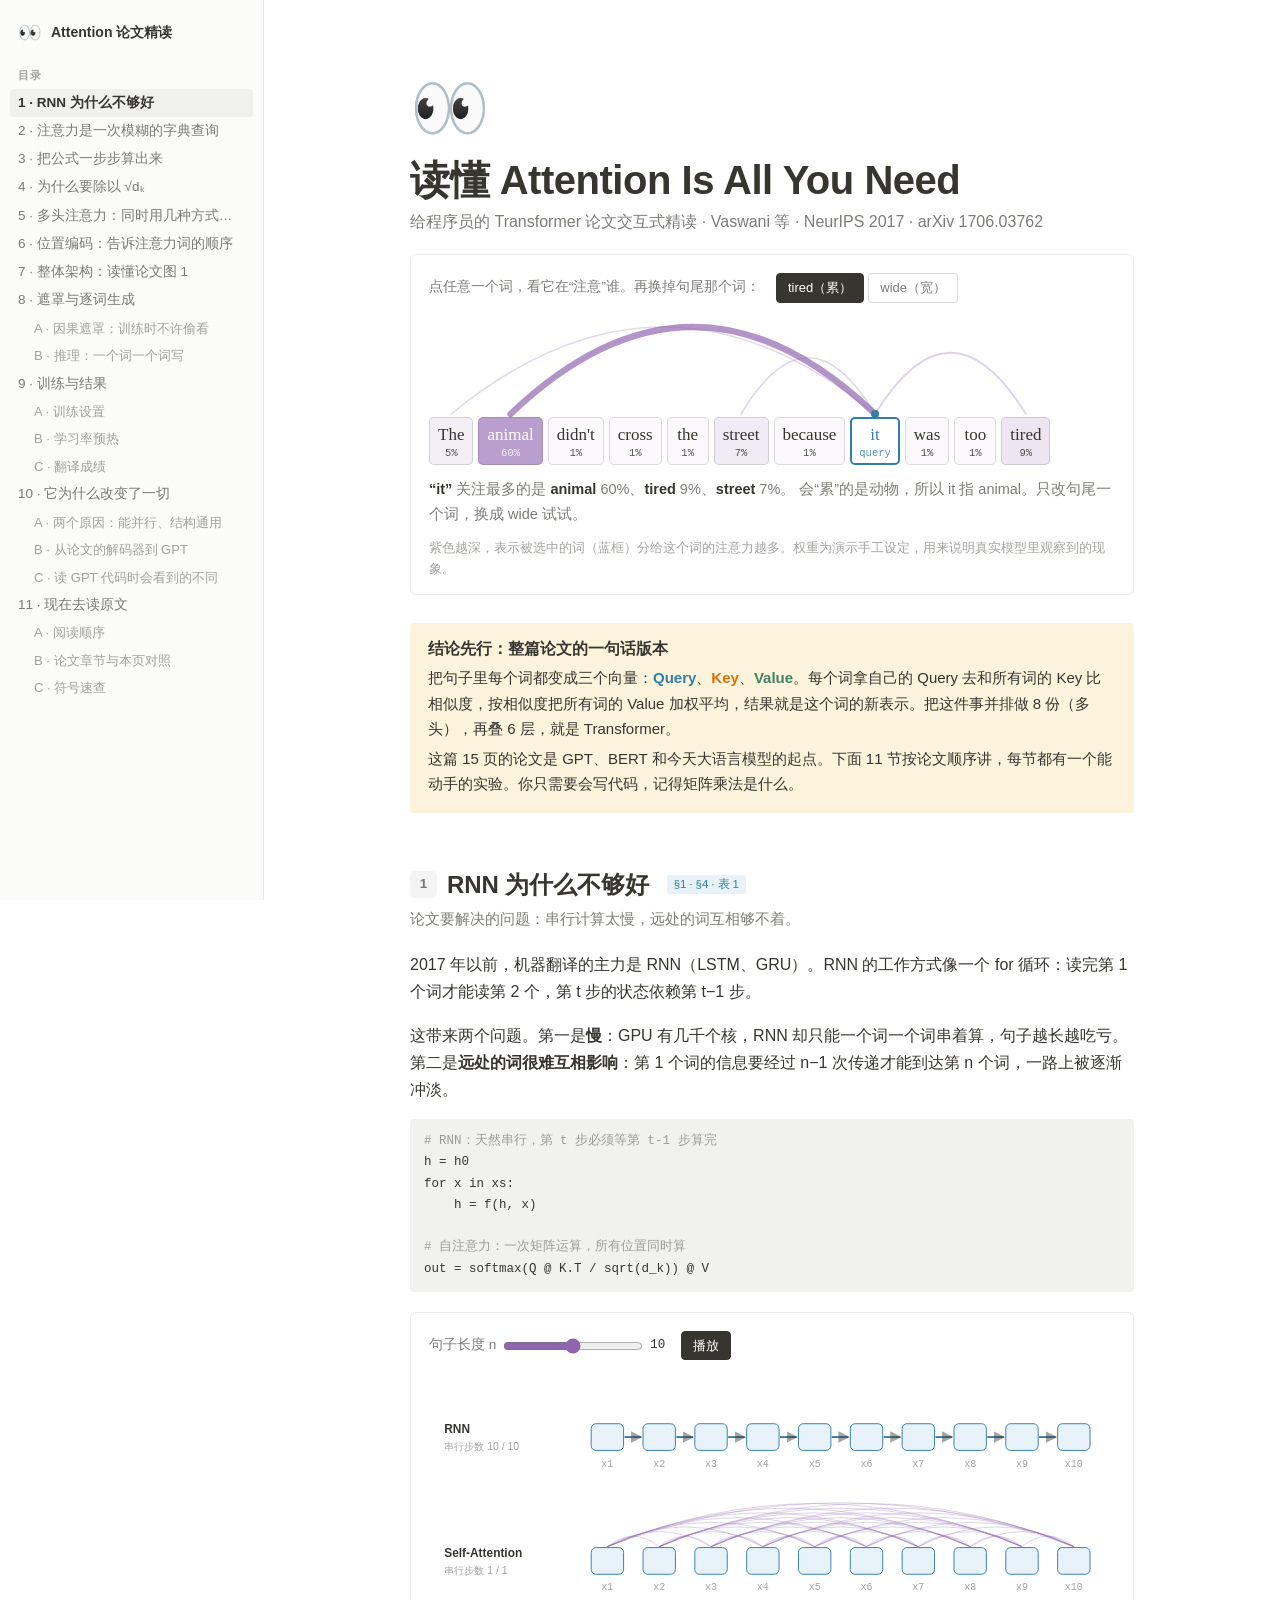
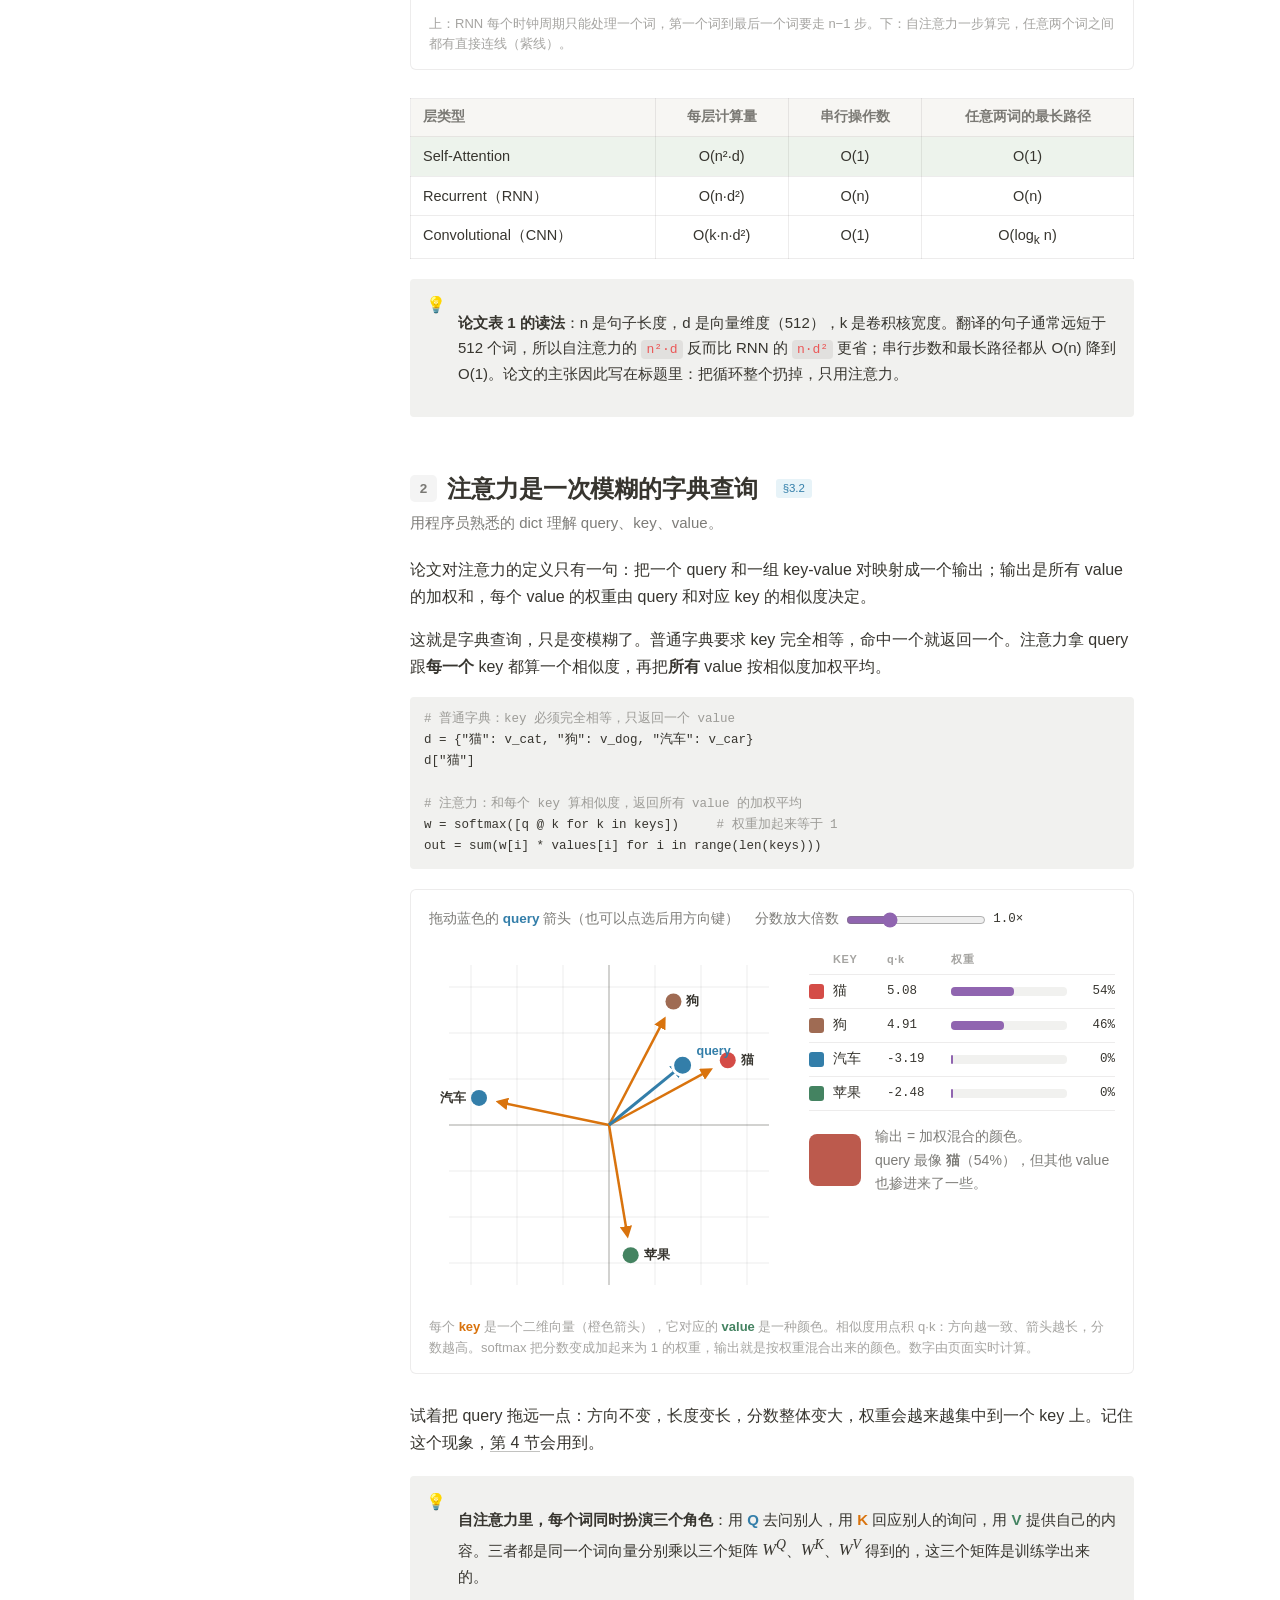
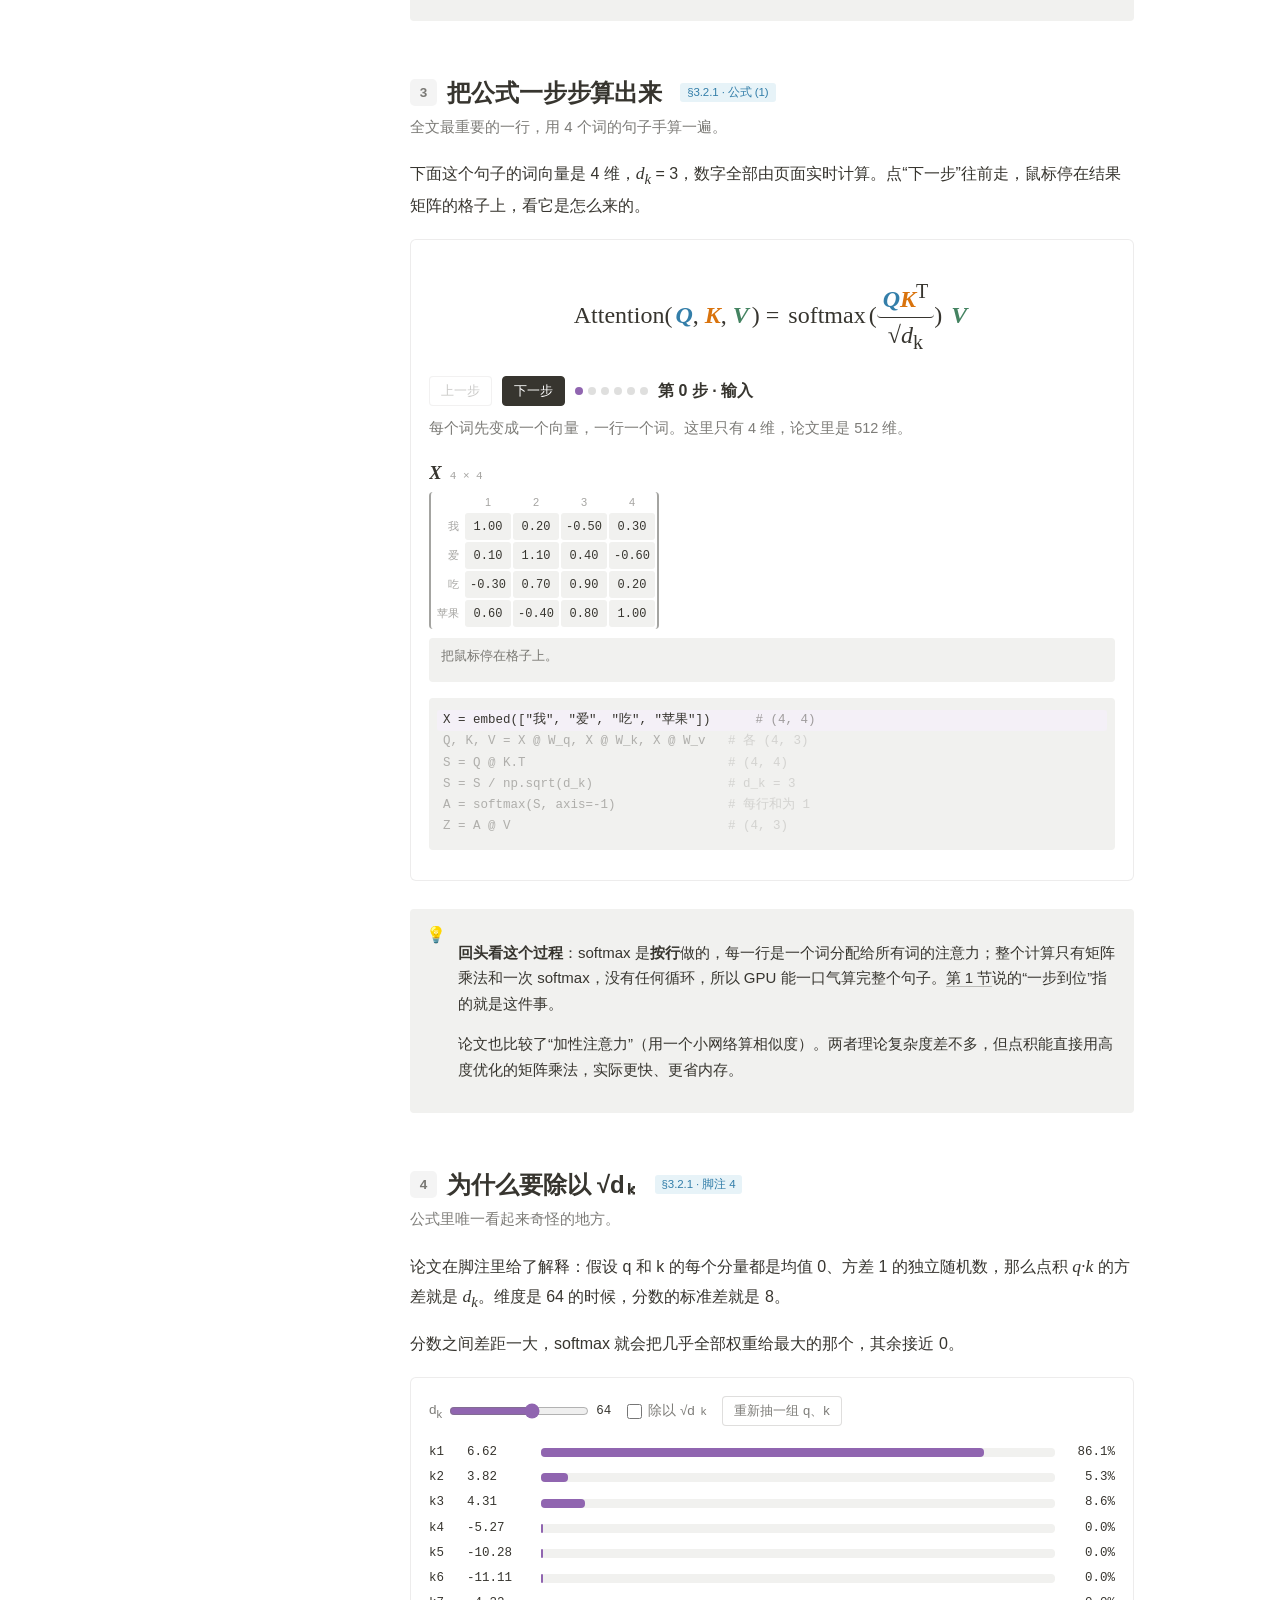
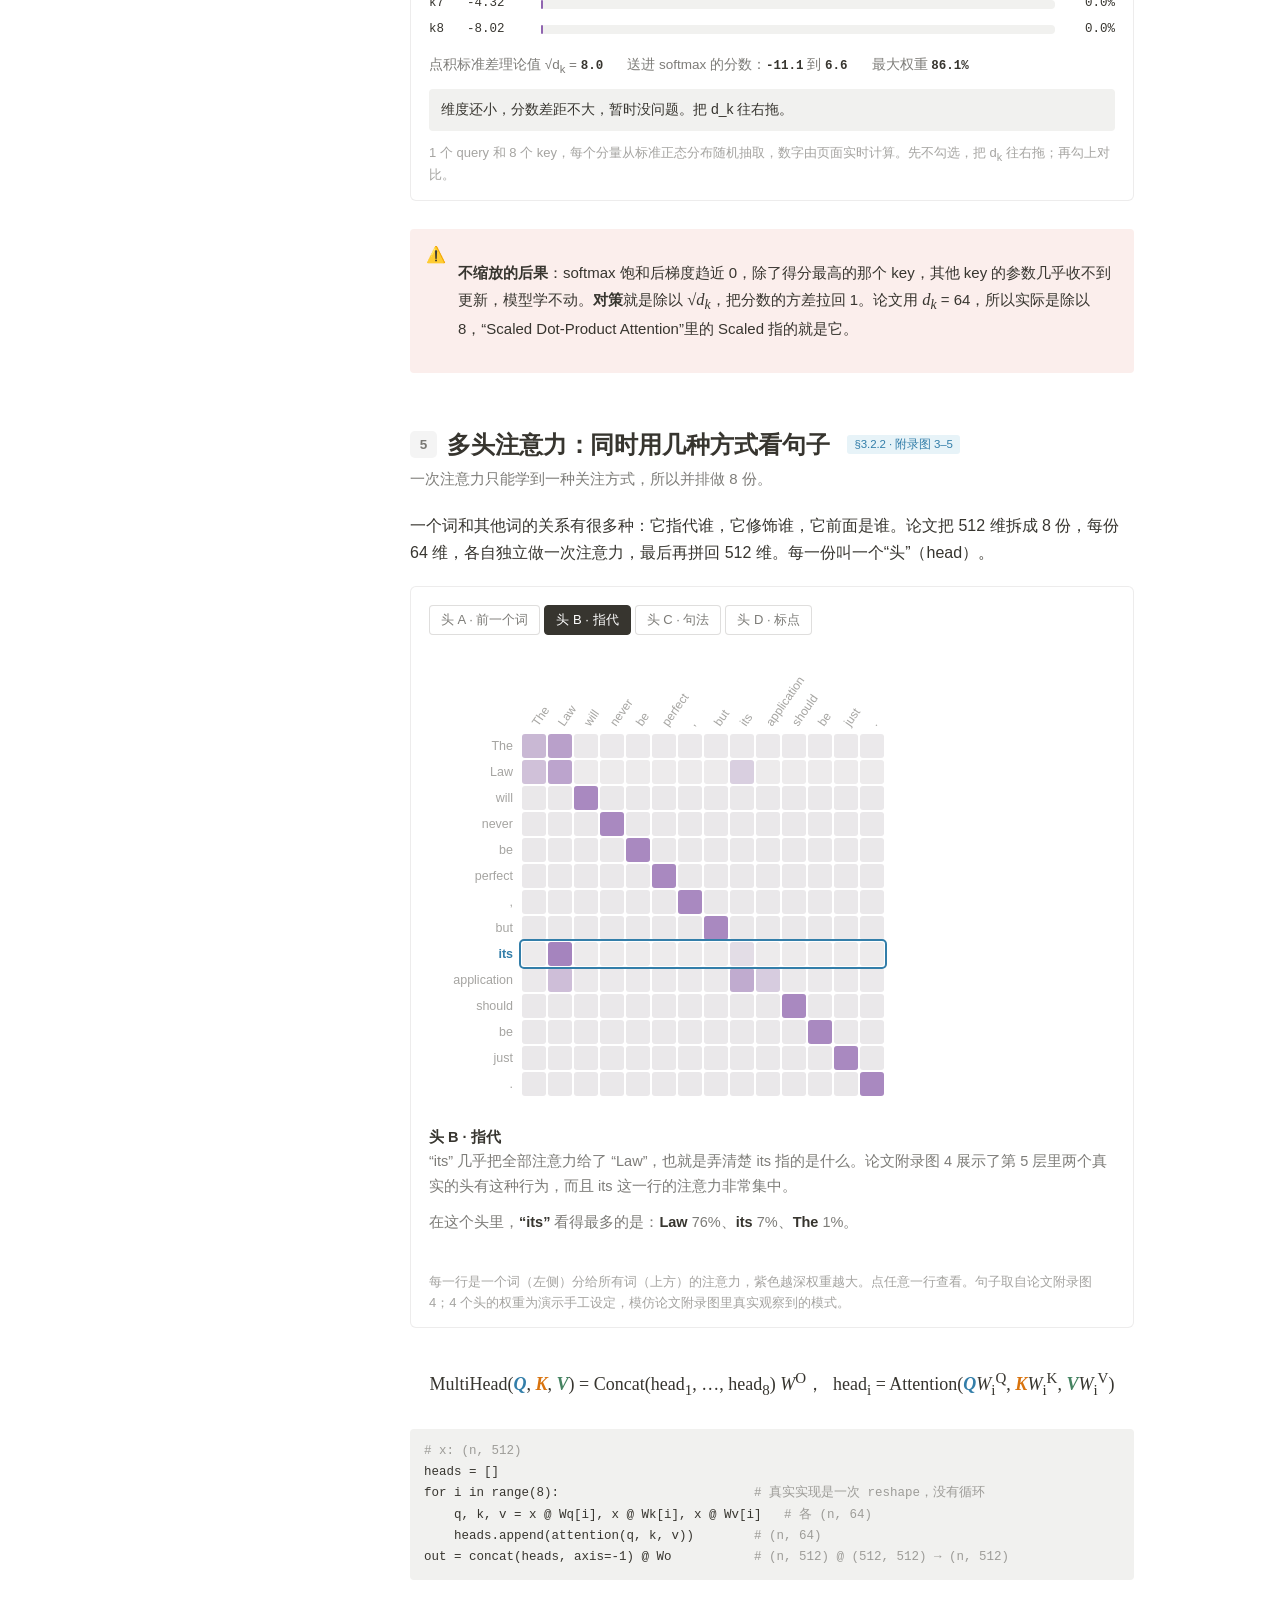
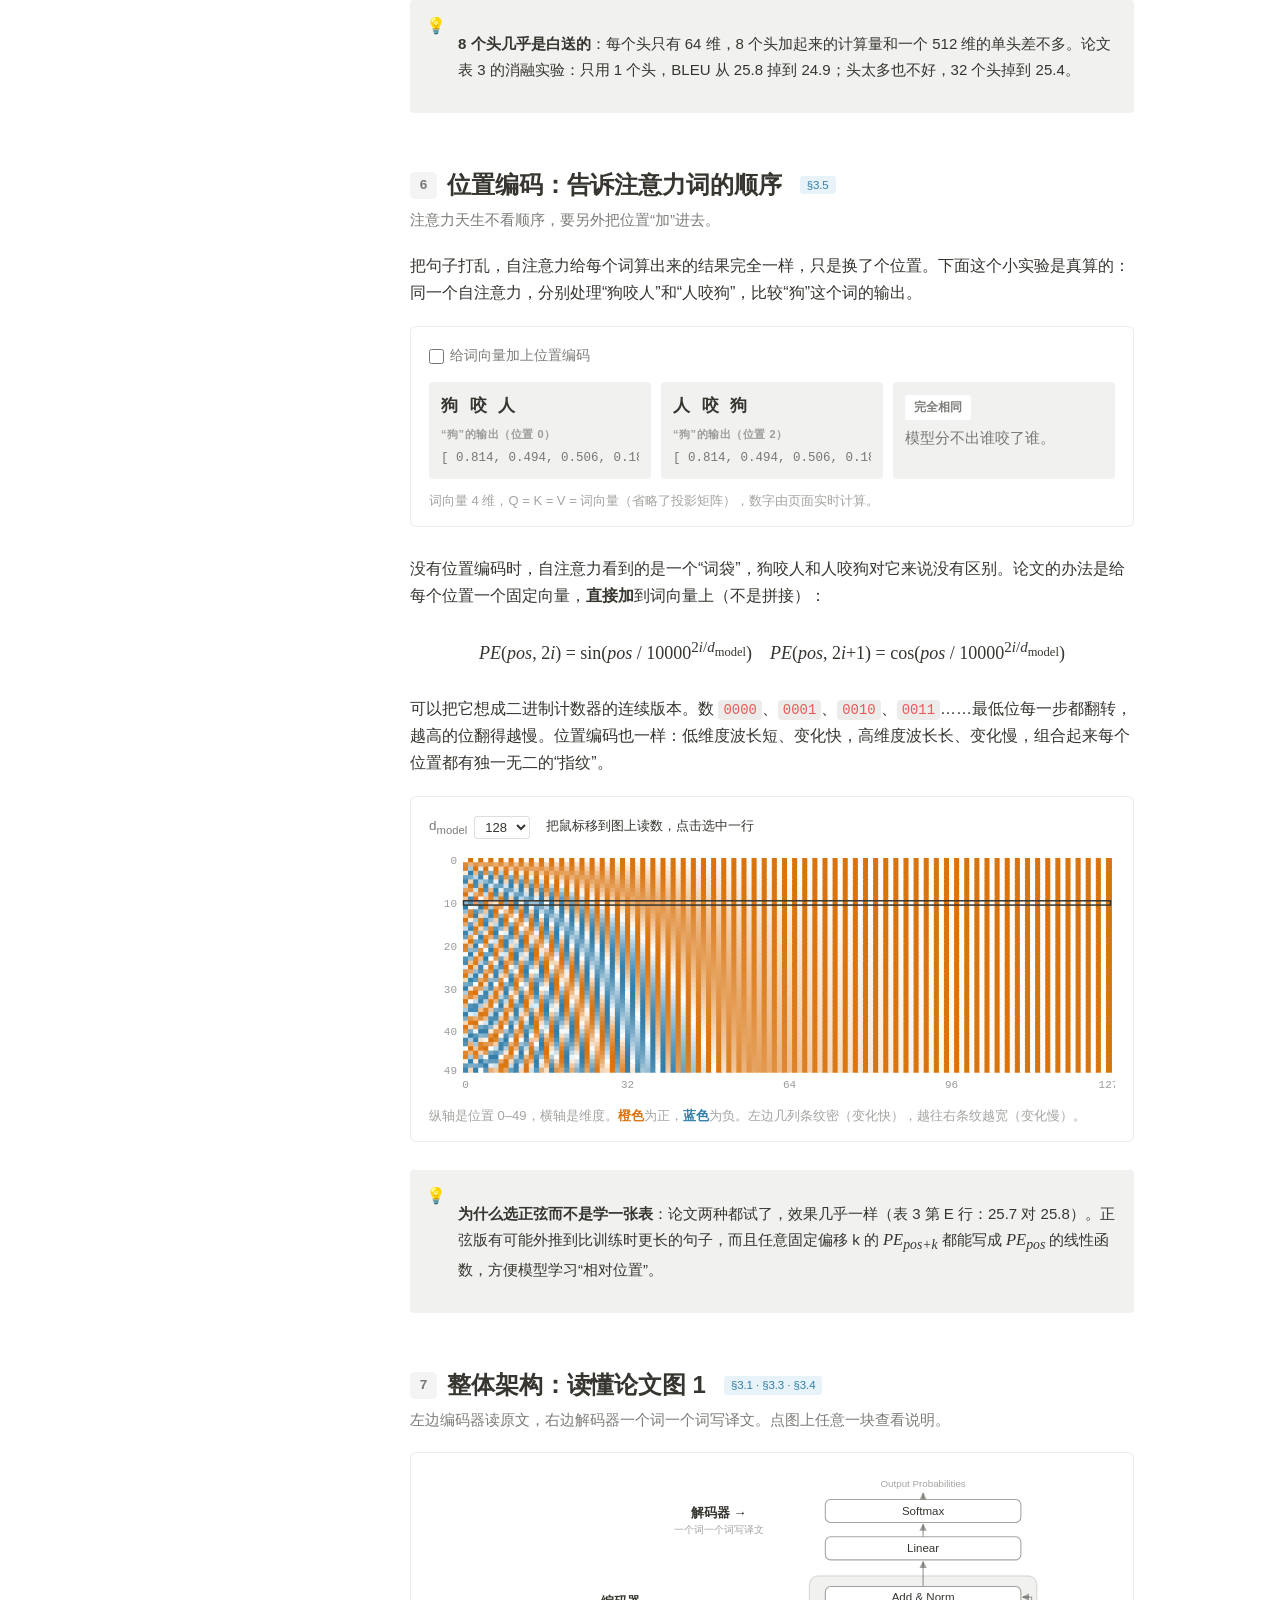
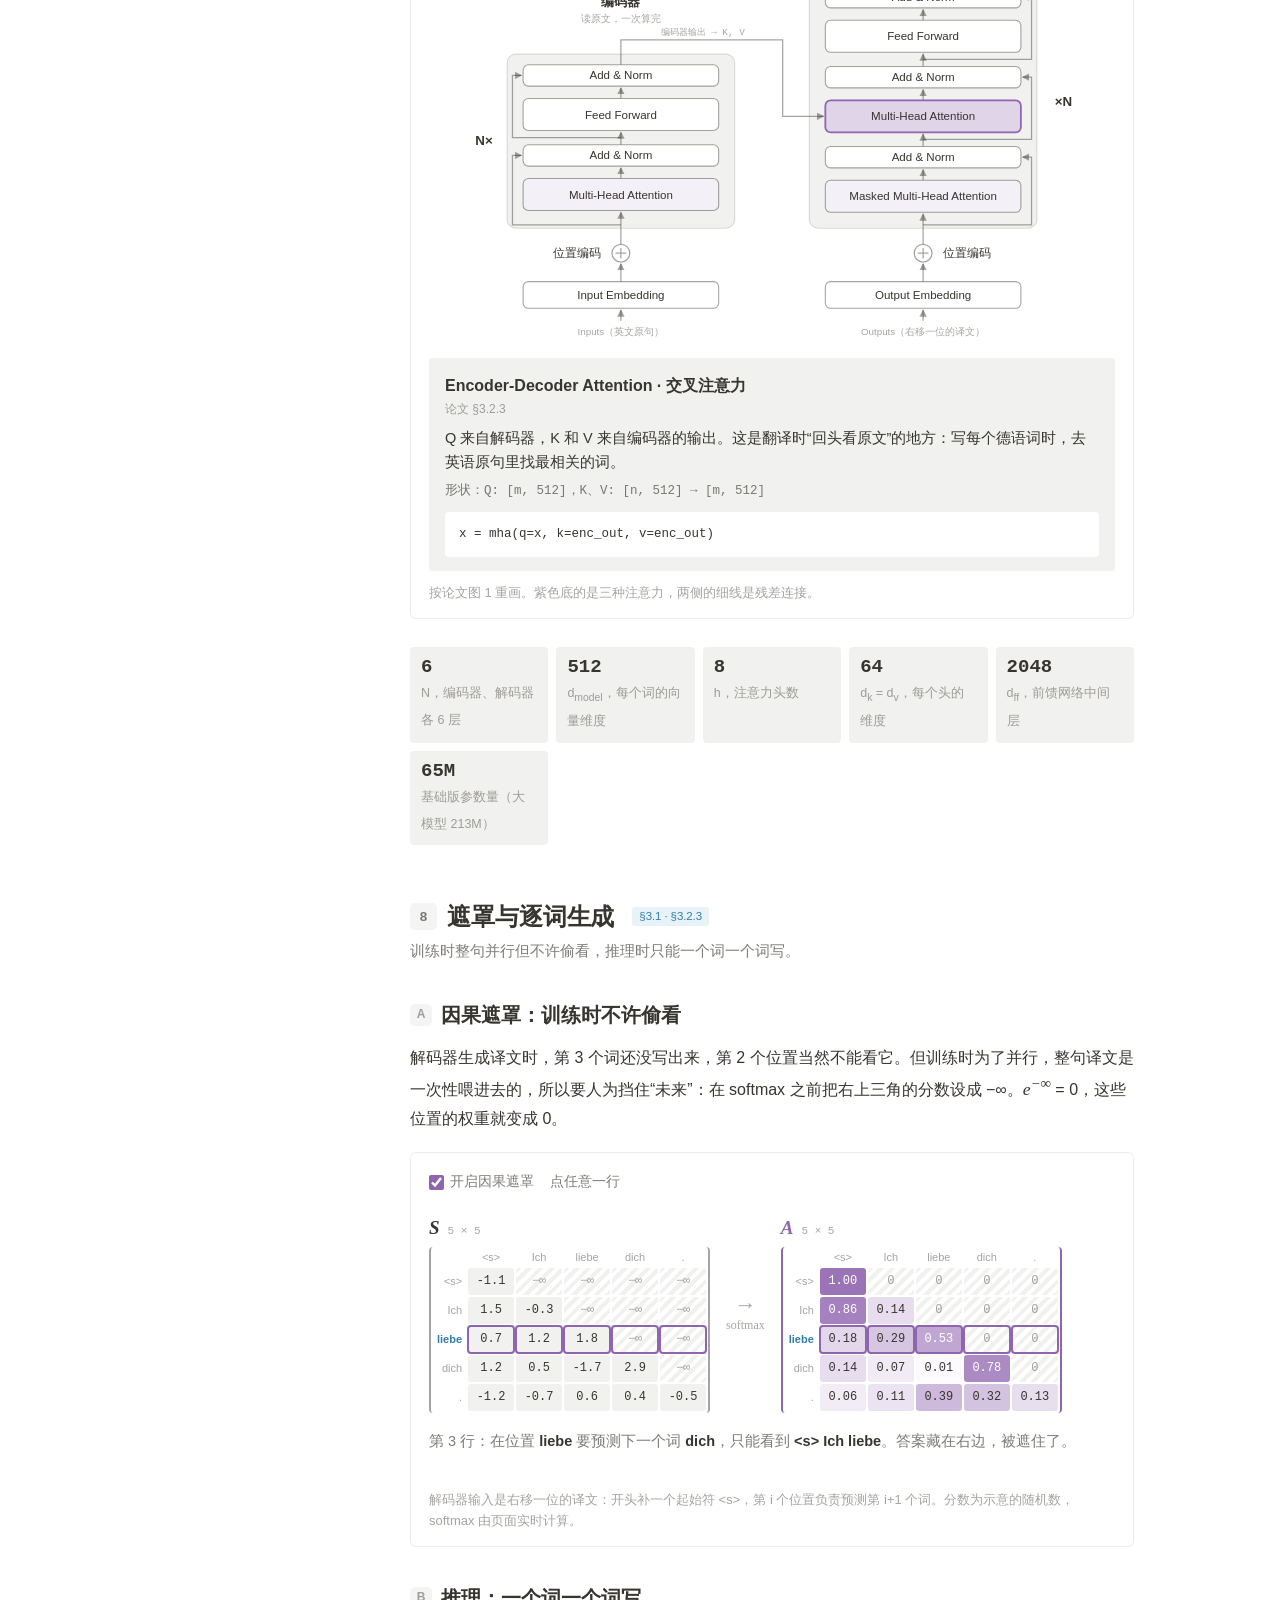
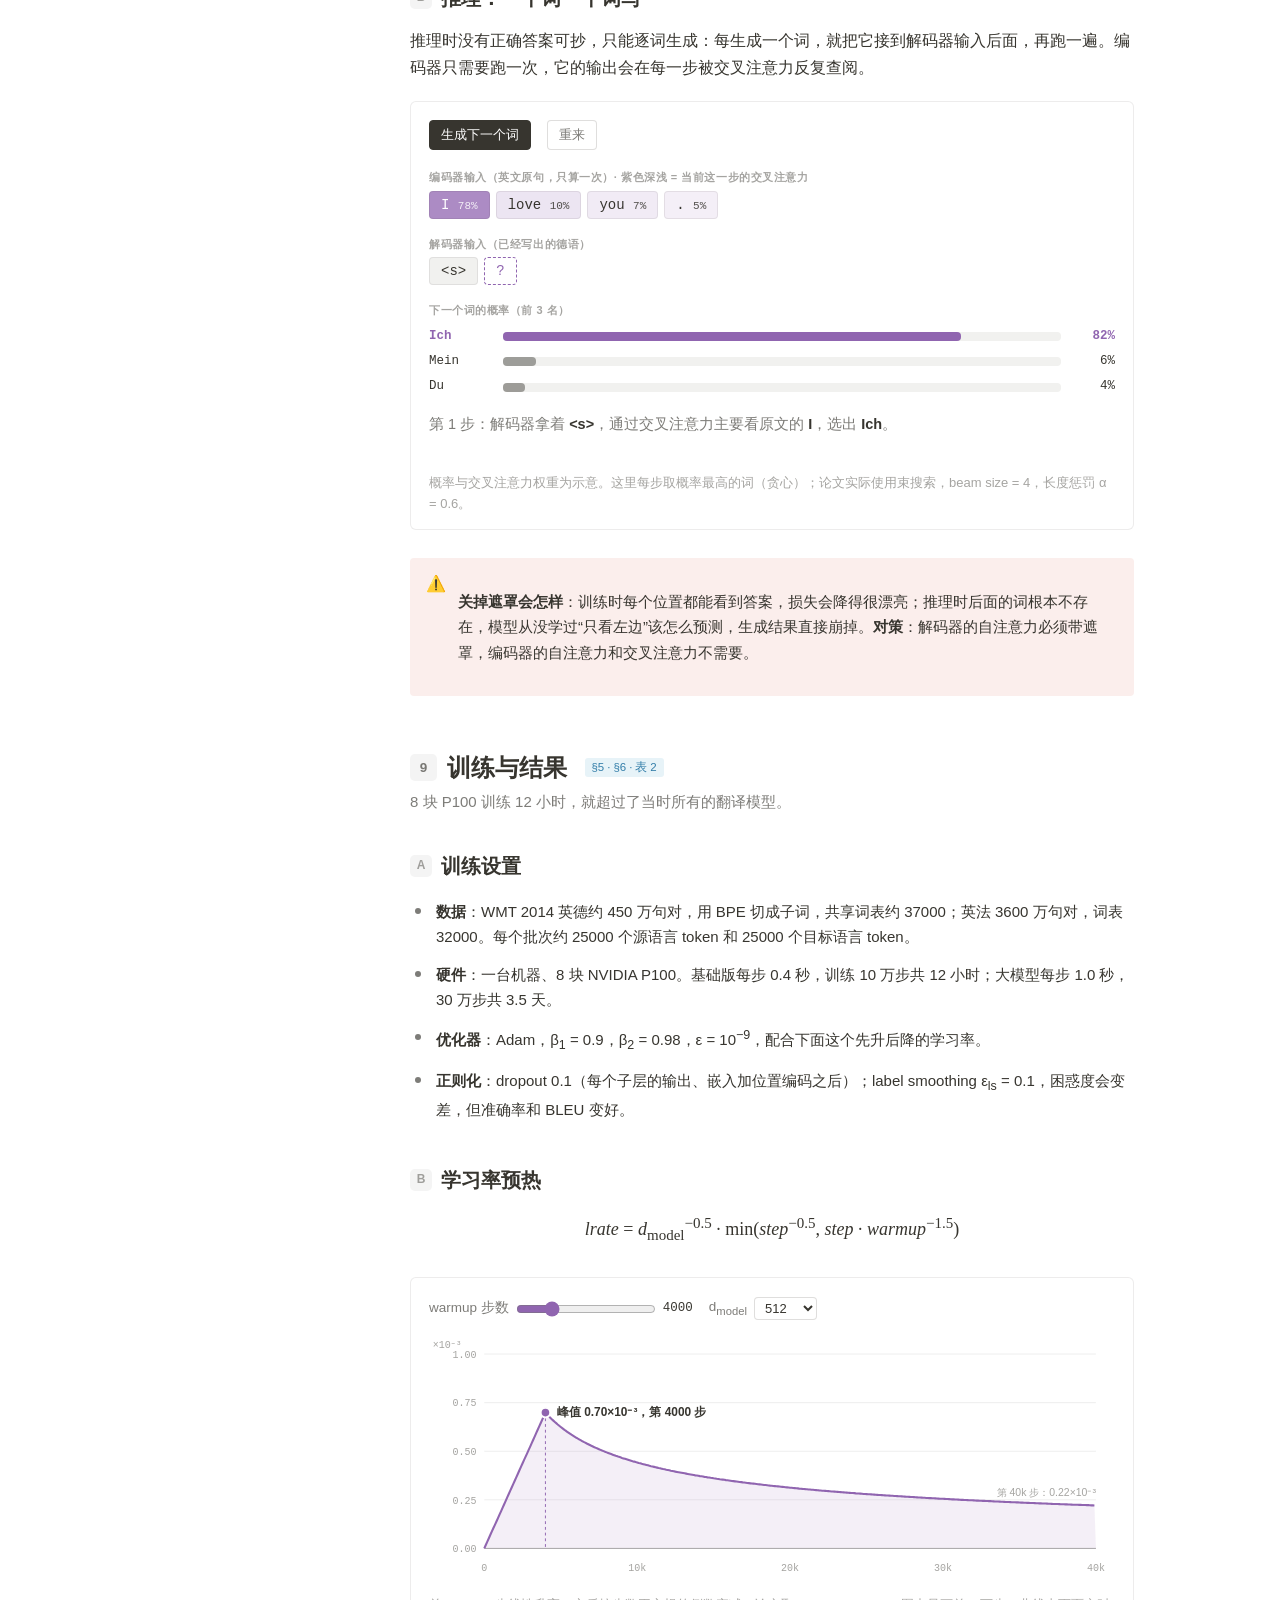
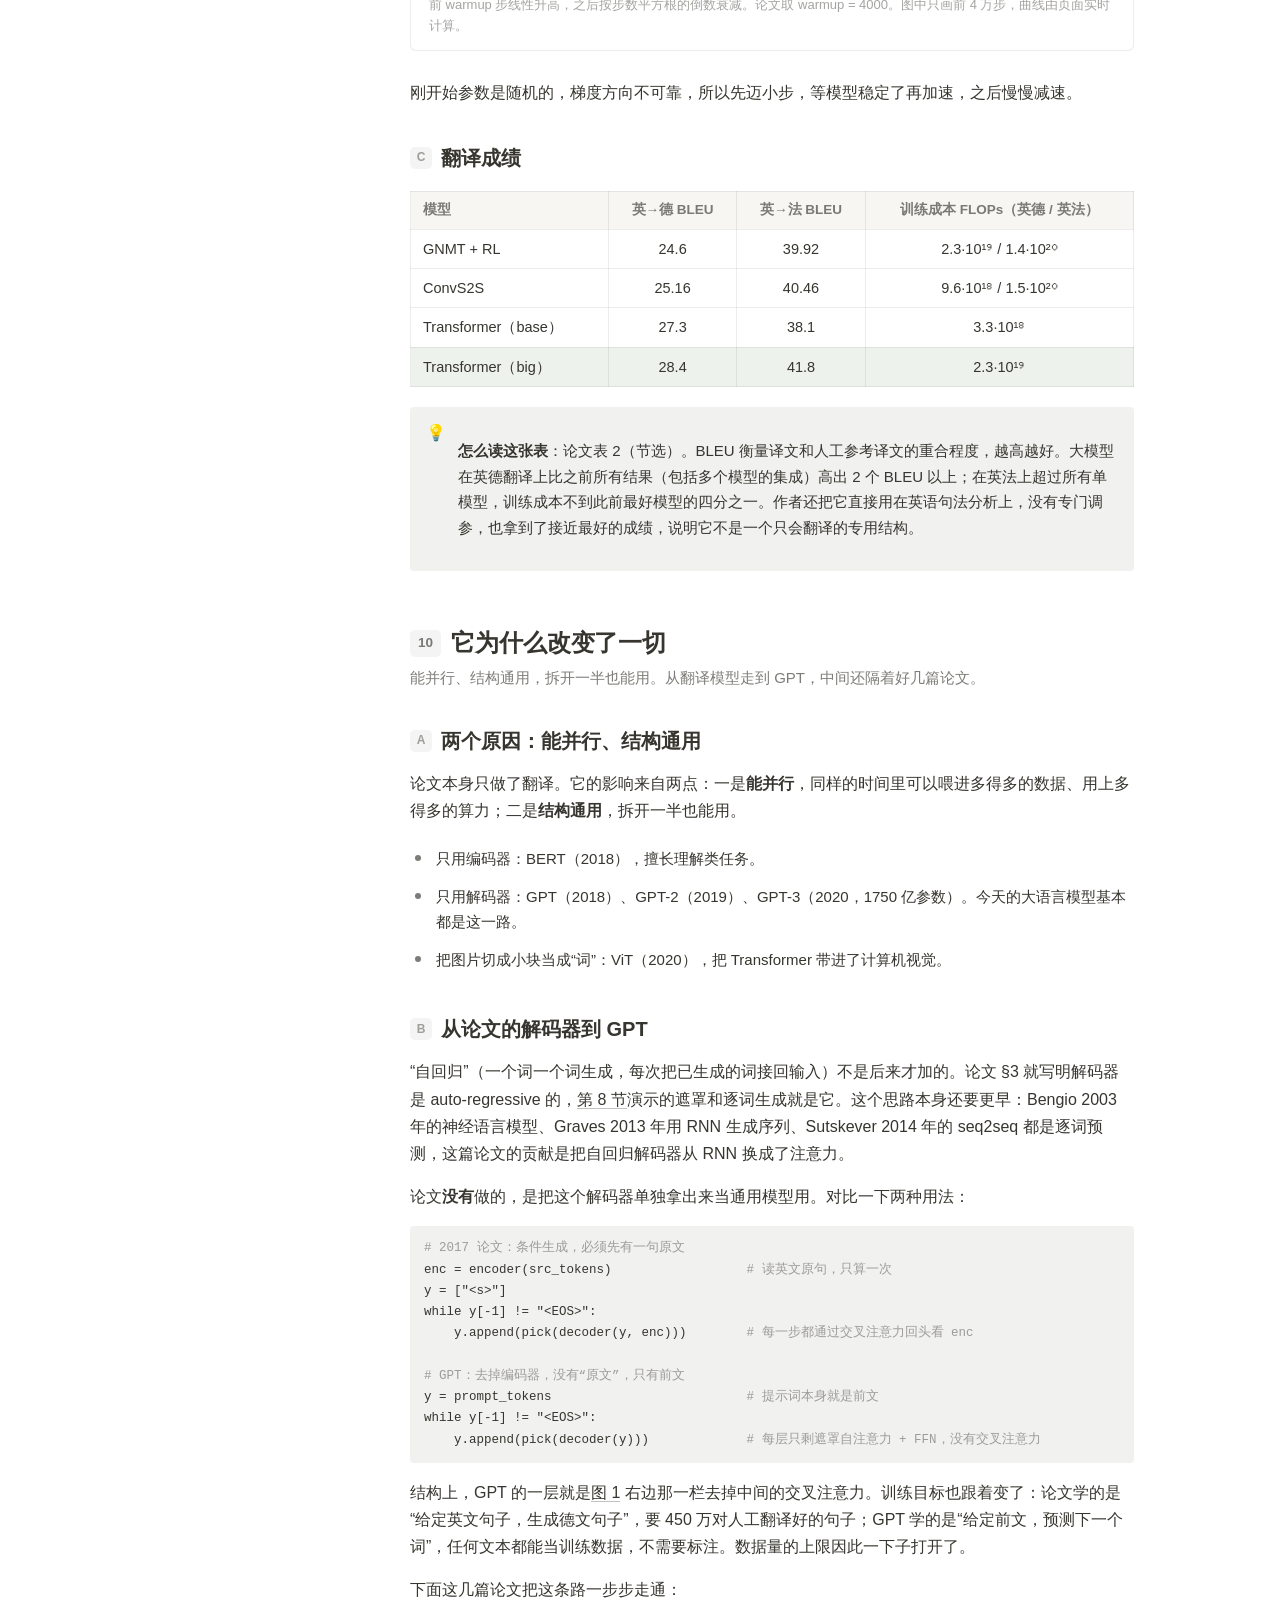
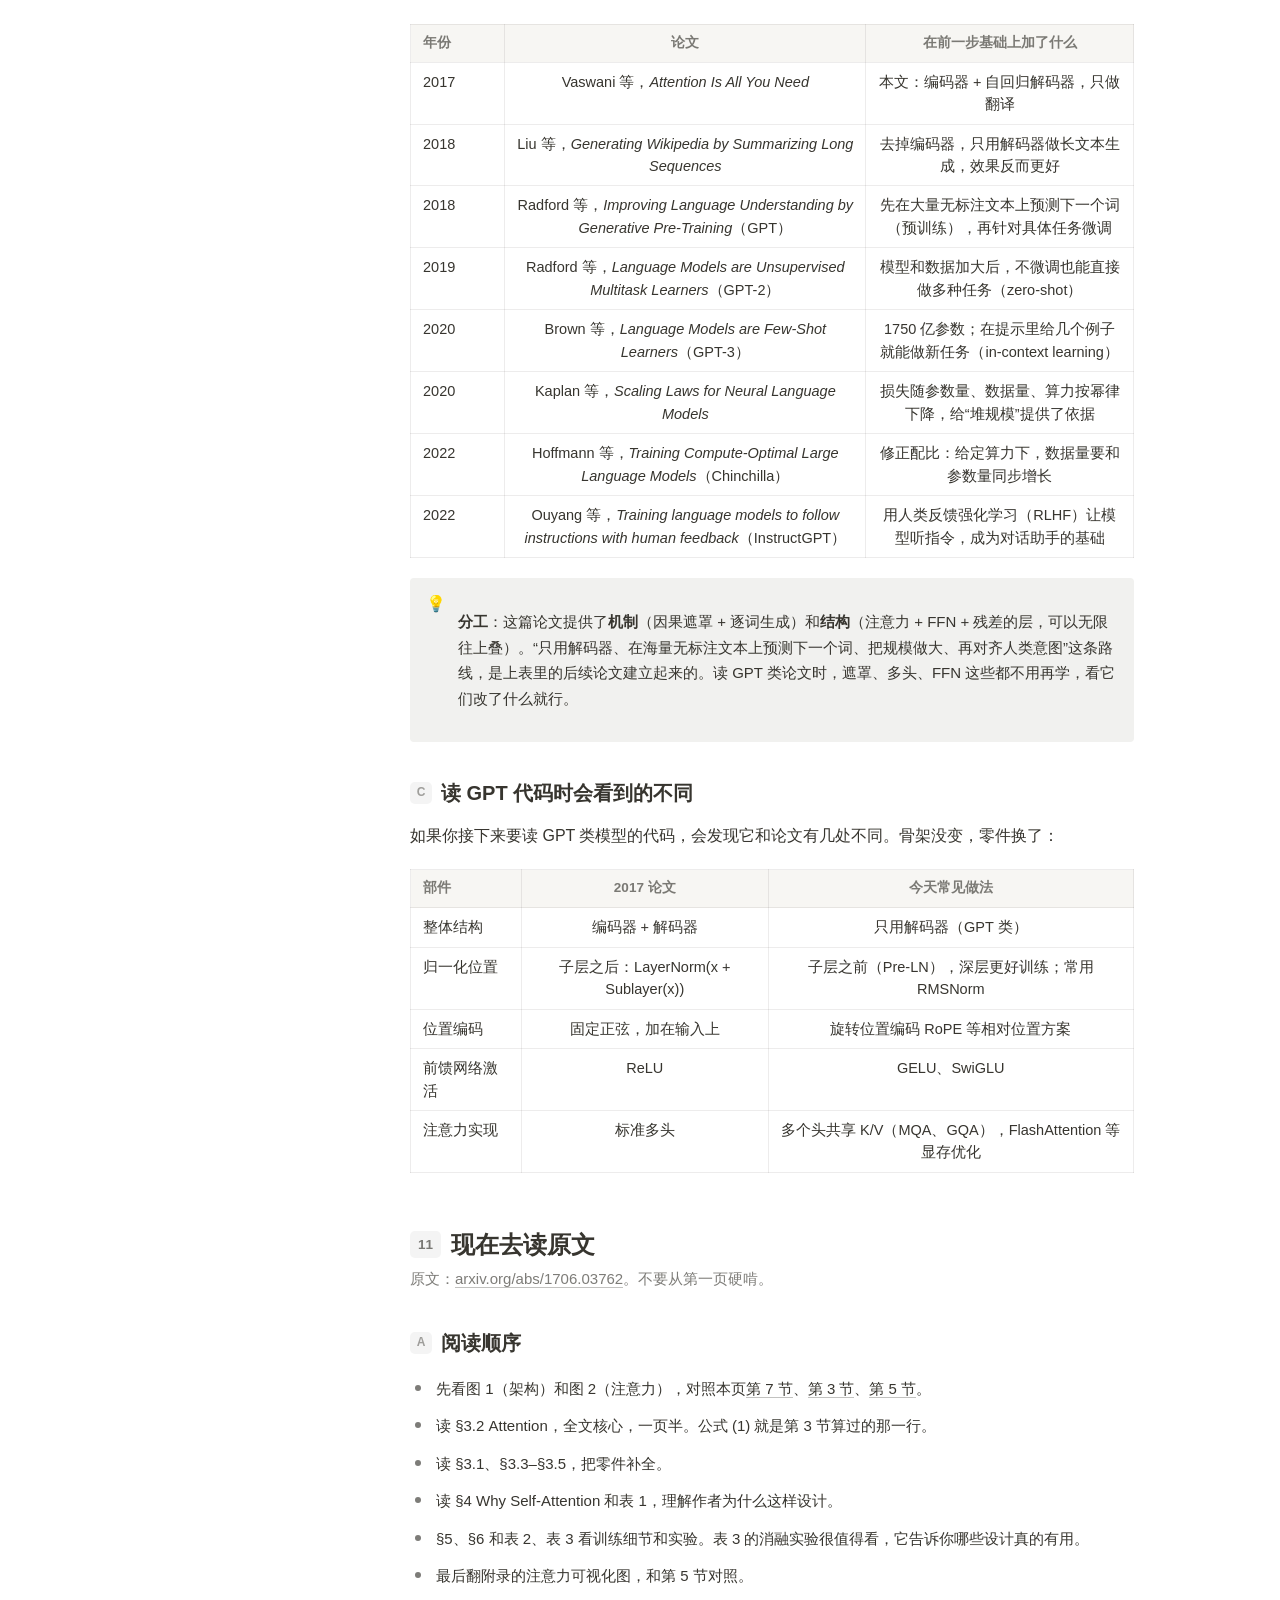
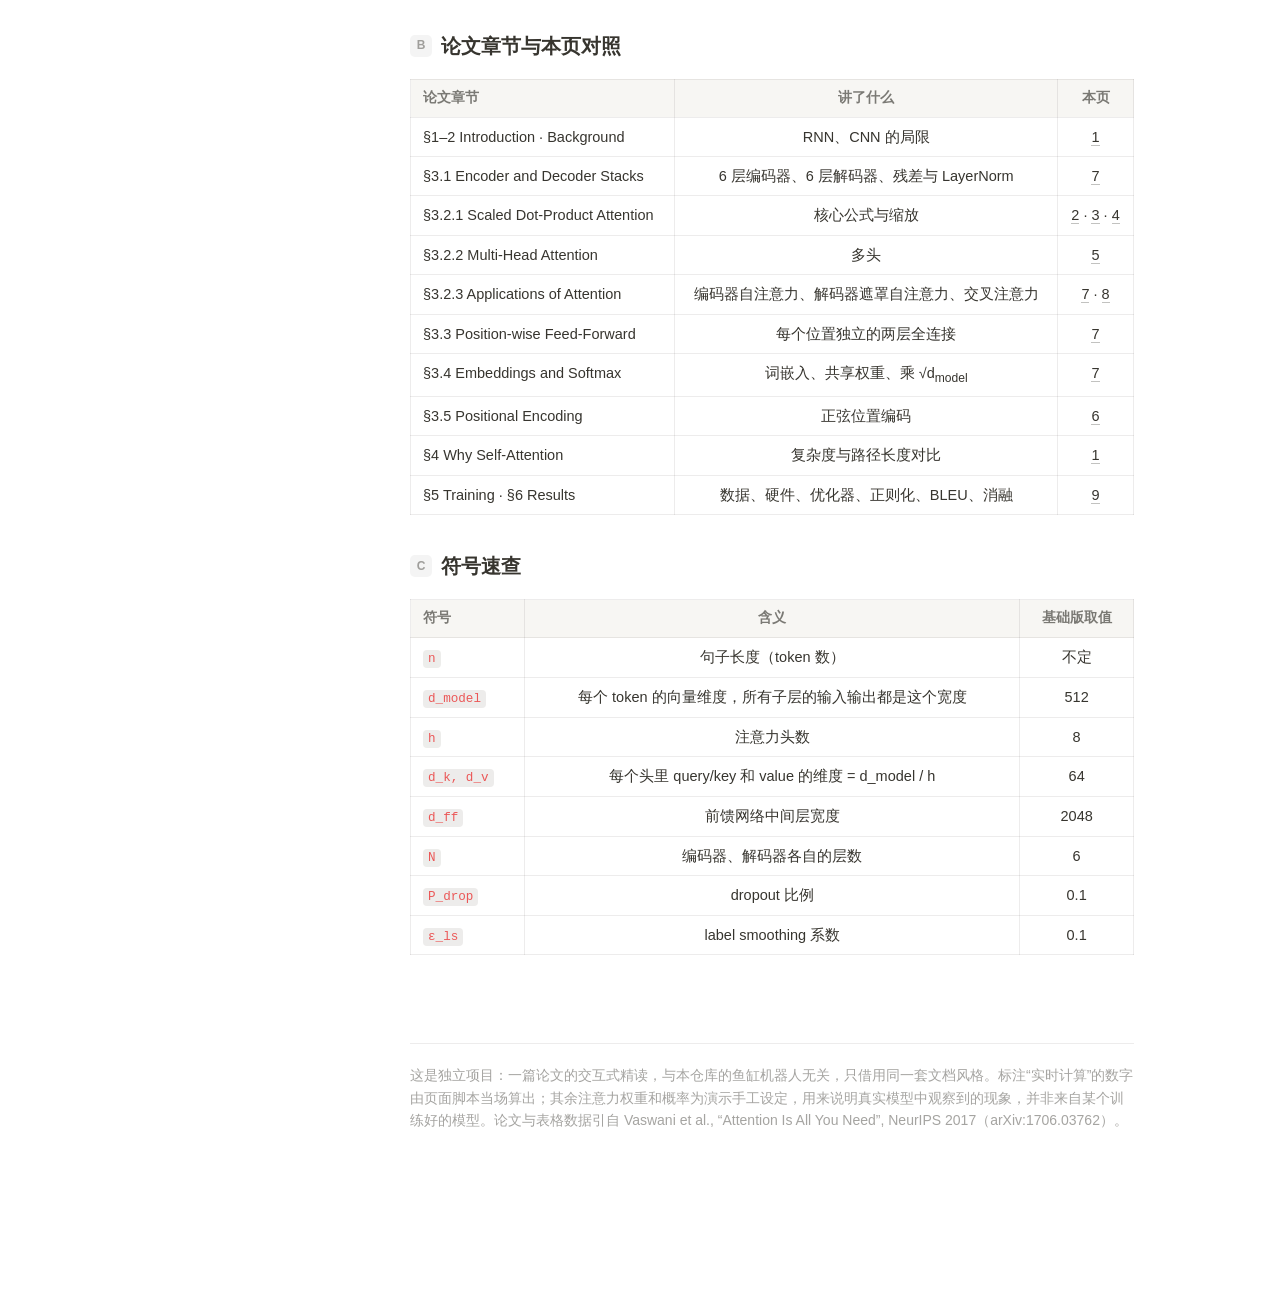
<file: attention/attention.html>
<!DOCTYPE html>
<html lang="zh-CN">
<head>
<meta charset="UTF-8">
<meta name="viewport" content="width=device-width, initial-scale=1">
<title>读懂 Attention Is All You Need — Transformer 论文精读</title>
<link rel="stylesheet" href="../assets/notion.css">
</head>
<body>
<nav class="side" id="side">
  <div class="side-doc"><span class="side-icon">👀</span><span class="side-name">Attention 论文精读</span></div>
  <div class="side-label">目录</div>
  <ul class="side-list">
    <li><a href="#s1" title="1 · RNN 为什么不够好">1 · RNN 为什么不够好</a></li>
    <li><a href="#s2" title="2 · 注意力是一次模糊的字典查询">2 · 注意力是一次模糊的字典查询</a></li>
    <li><a href="#s3" title="3 · 把公式一步步算出来">3 · 把公式一步步算出来</a></li>
    <li><a href="#s4" title="4 · 为什么要除以 √dₖ">4 · 为什么要除以 √dₖ</a></li>
    <li><a href="#s5" title="5 · 多头注意力：同时用几种方式看句子">5 · 多头注意力：同时用几种方式看句子</a></li>
    <li><a href="#s6" title="6 · 位置编码：告诉注意力词的顺序">6 · 位置编码：告诉注意力词的顺序</a></li>
    <li><a href="#s7" title="7 · 整体架构：读懂论文图 1">7 · 整体架构：读懂论文图 1</a></li>
    <li><a href="#s8" title="8 · 遮罩与逐词生成">8 · 遮罩与逐词生成</a></li>
    <li class="lv2"><a href="#s8a1" title="A · 因果遮罩：训练时不许偷看">A · 因果遮罩：训练时不许偷看</a></li>
    <li class="lv2"><a href="#s8a2" title="B · 推理：一个词一个词写">B · 推理：一个词一个词写</a></li>
    <li><a href="#s9" title="9 · 训练与结果">9 · 训练与结果</a></li>
    <li class="lv2"><a href="#s9a1" title="A · 训练设置">A · 训练设置</a></li>
    <li class="lv2"><a href="#s9a2" title="B · 学习率预热">B · 学习率预热</a></li>
    <li class="lv2"><a href="#s9a3" title="C · 翻译成绩">C · 翻译成绩</a></li>
    <li><a href="#s10" title="10 · 它为什么改变了一切">10 · 它为什么改变了一切</a></li>
    <li class="lv2"><a href="#s10a1" title="A · 两个原因：能并行、结构通用">A · 两个原因：能并行、结构通用</a></li>
    <li class="lv2"><a href="#s10a2" title="B · 从论文的解码器到 GPT">B · 从论文的解码器到 GPT</a></li>
    <li class="lv2"><a href="#s10a3" title="C · 读 GPT 代码时会看到的不同">C · 读 GPT 代码时会看到的不同</a></li>
    <li><a href="#s11" title="11 · 现在去读原文">11 · 现在去读原文</a></li>
    <li class="lv2"><a href="#s11a1" title="A · 阅读顺序">A · 阅读顺序</a></li>
    <li class="lv2"><a href="#s11a2" title="B · 论文章节与本页对照">B · 论文章节与本页对照</a></li>
    <li class="lv2"><a href="#s11a3" title="C · 符号速查">C · 符号速查</a></li>
  </ul>
</nav>
<button class="side-btn" type="button" aria-label="目录">&#9776;</button>
<main class="page">
<div class="page-inner">

<header>
  <div class="page-icon">👀</div>
  <h1>读懂 Attention Is All You Need</h1>
  <p class="sub">给程序员的 Transformer 论文交互式精读 · Vaswani 等 · NeurIPS 2017 · arXiv 1706.03762</p>
</header>

<div class="att-fig" id="hero">
  <div class="att-ctrl">
    <span>点任意一个词，看它在“注意”谁。再换掉句尾那个词：</span>
    <span class="att-seg" role="group" aria-label="句尾的词">
      <button class="att-btn" type="button" data-last="tired" aria-pressed="true">tired（累）</button>
      <button class="att-btn" type="button" data-last="wide" aria-pressed="false">wide（宽）</button>
    </span>
  </div>
  <div class="att-stage" id="heroStage">
    <svg class="att-arcs" id="heroArcs" aria-hidden="true"></svg>
    <div class="att-words" id="heroWords"></div>
  </div>
  <p class="att-read" id="heroRead"></p>
  <p class="att-note">紫色越深，表示被选中的词（蓝框）分给这个词的注意力越多。权重为演示手工设定，用来说明真实模型里观察到的现象。</p>
</div>

<div class="keybox">
  <h3>结论先行：整篇论文的一句话版本</h3>
  <p>把句子里每个词都变成三个向量：<span class="att-q">Query</span>、<span class="att-k">Key</span>、<span class="att-v">Value</span>。每个词拿自己的 Query 去和所有词的 Key 比相似度，按相似度把所有词的 Value 加权平均，结果就是这个词的新表示。把这件事并排做 8 份（多头），再叠 6 层，就是 Transformer。</p>
  <p>这篇 15 页的论文是 GPT、BERT 和今天大语言模型的起点。下面 11 节按论文顺序讲，每节都有一个能动手的实验。你只需要会写代码，记得矩阵乘法是什么。</p>
</div>

<!-- ══════ 1 ══════ -->
<div class="card">
<h2 id="s1"><span class="n">1</span>RNN 为什么不够好<span class="tag b">§1 · §4 · 表 1</span></h2>
<p class="cap">论文要解决的问题：串行计算太慢，远处的词互相够不着。</p>

<p>2017 年以前，机器翻译的主力是 RNN（LSTM、GRU）。RNN 的工作方式像一个 for 循环：读完第 1 个词才能读第 2 个，第 t 步的状态依赖第 t−1 步。</p>
<p>这带来两个问题。第一是<b>慢</b>：GPU 有几千个核，RNN 却只能一个词一个词串着算，句子越长越吃亏。第二是<b>远处的词很难互相影响</b>：第 1 个词的信息要经过 n−1 次传递才能到达第 n 个词，一路上被逐渐冲淡。</p>

<pre class="att-code"><span class="c"># RNN：天然串行，第 t 步必须等第 t-1 步算完</span>
h = h0
for x in xs:
    h = f(h, x)

<span class="c"># 自注意力：一次矩阵运算，所有位置同时算</span>
out = softmax(Q @ K.T / sqrt(d_k)) @ V</pre>

<div class="att-fig">
  <div class="att-ctrl">
    <span class="att-grp"><label for="raceN">句子长度 n</label><input type="range" id="raceN" min="4" max="16" value="10"><output id="raceNOut">10</output></span>
    <button class="att-btn att-pri" type="button" id="raceRun">播放</button>
  </div>
  <div class="att-scroll"><svg id="raceSvg" viewBox="0 0 720 230" style="width:100%;min-width:520px;height:auto" role="img" aria-label="RNN 与自注意力的串行步数对比"></svg></div>
  <p class="att-note">上：RNN 每个时钟周期只能处理一个词，第一个词到最后一个词要走 n−1 步。下：自注意力一步算完，任意两个词之间都有直接连线（紫线）。</p>
</div>

<table>
  <thead><tr><th>层类型</th><th>每层计算量</th><th>串行操作数</th><th>任意两词的最长路径</th></tr></thead>
  <tbody>
    <tr class="hl"><td>Self-Attention</td><td>O(n²·d)</td><td>O(1)</td><td>O(1)</td></tr>
    <tr><td>Recurrent（RNN）</td><td>O(n·d²)</td><td>O(n)</td><td>O(n)</td></tr>
    <tr><td>Convolutional（CNN）</td><td>O(k·n·d²)</td><td>O(1)</td><td>O(log<sub>k</sub> n)</td></tr>
  </tbody>
</table>

<div class="formula">
  <p><b>论文表 1 的读法</b>：n 是句子长度，d 是向量维度（512），k 是卷积核宽度。翻译的句子通常远短于 512 个词，所以自注意力的 <code>n²·d</code> 反而比 RNN 的 <code>n·d²</code> 更省；串行步数和最长路径都从 O(n) 降到 O(1)。论文的主张因此写在标题里：把循环整个扔掉，只用注意力。</p>
</div>
</div>

<!-- ══════ 2 ══════ -->
<div class="card">
<h2 id="s2"><span class="n">2</span>注意力是一次模糊的字典查询<span class="tag b">§3.2</span></h2>
<p class="cap">用程序员熟悉的 dict 理解 query、key、value。</p>

<p>论文对注意力的定义只有一句：把一个 query 和一组 key-value 对映射成一个输出；输出是所有 value 的加权和，每个 value 的权重由 query 和对应 key 的相似度决定。</p>
<p>这就是字典查询，只是变模糊了。普通字典要求 key 完全相等，命中一个就返回一个。注意力拿 query 跟<b>每一个</b> key 都算一个相似度，再把<b>所有</b> value 按相似度加权平均。</p>

<pre class="att-code"><span class="c"># 普通字典：key 必须完全相等，只返回一个 value</span>
d = {"猫": v_cat, "狗": v_dog, "汽车": v_car}
d["猫"]

<span class="c"># 注意力：和每个 key 算相似度，返回所有 value 的加权平均</span>
w = softmax([q @ k for k in keys])     <span class="c"># 权重加起来等于 1</span>
out = sum(w[i] * values[i] for i in range(len(keys)))</pre>

<div class="att-fig">
  <div class="att-ctrl">
    <span>拖动蓝色的 <span class="att-q">query</span> 箭头（也可以点选后用方向键）</span>
    <span class="att-grp"><label for="dictS">分数放大倍数</label><input type="range" id="dictS" min="0.2" max="3" step="0.1" value="1"><output id="dictSOut">1.0×</output></span>
  </div>
  <div class="att-cols">
    <svg class="att-dict" id="dictSvg" viewBox="0 0 360 360" role="img" aria-label="二维平面上的 query 与 key 向量"></svg>
    <div class="att-side">
      <div class="att-drow att-hd"><span></span><span>KEY</span><span>q·k</span><span>权重</span><span></span></div>
      <div id="dictRows"></div>
      <div class="att-out"><span class="att-sw" id="dictOut"></span><span id="dictOutText"></span></div>
    </div>
  </div>
  <p class="att-note">每个 <span class="att-k">key</span> 是一个二维向量（橙色箭头），它对应的 <span class="att-v">value</span> 是一种颜色。相似度用点积 q·k：方向越一致、箭头越长，分数越高。softmax 把分数变成加起来为 1 的权重，输出就是按权重混合出来的颜色。数字由页面实时计算。</p>
</div>

<p>试着把 query 拖远一点：方向不变，长度变长，分数整体变大，权重会越来越集中到一个 key 上。记住这个现象，<a href="#s4">第 4 节</a>会用到。</p>

<div class="formula">
  <p><b>自注意力里，每个词同时扮演三个角色</b>：用 <span class="att-q">Q</span> 去问别人，用 <span class="att-k">K</span> 回应别人的询问，用 <span class="att-v">V</span> 提供自己的内容。三者都是同一个词向量分别乘以三个矩阵 <span class="att-m">W<sup>Q</sup></span>、<span class="att-m">W<sup>K</sup></span>、<span class="att-m">W<sup>V</sup></span> 得到的，这三个矩阵是训练学出来的。</p>
</div>
</div>

<!-- ══════ 3 ══════ -->
<div class="card">
<h2 id="s3"><span class="n">3</span>把公式一步步算出来<span class="tag b">§3.2.1 · 公式 (1)</span></h2>
<p class="cap">全文最重要的一行，用 4 个词的句子手算一遍。</p>

<p>下面这个句子的词向量是 4 维，<span class="att-m">d<sub>k</sub></span> = 3，数字全部由页面实时计算。点“下一步”往前走，鼠标停在结果矩阵的格子上，看它是怎么来的。</p>

<div class="att-fig">
  <div class="att-eq" id="mxFormula">Attention(<span class="att-fp" data-p="qkv"><i class="att-q">Q</i>, <i class="att-k">K</i>, <i class="att-v">V</i></span>) = <span class="att-fp" data-p="softmax">softmax</span>(<span class="att-frac"><span class="att-fp" data-p="qk"><i class="att-q">Q</i><i class="att-k">K</i><sup>T</sup></span><span class="att-fp" data-p="scale">√<i>d</i><sub>k</sub></span></span>) <span class="att-fp" data-p="v"><i class="att-v">V</i></span></div>
  <div class="att-steps">
    <button class="att-btn" type="button" id="mxPrev">上一步</button>
    <button class="att-btn att-pri" type="button" id="mxNext">下一步</button>
    <span class="att-dots" id="mxDots"></span>
    <b id="mxTitle"></b>
  </div>
  <p class="att-read" id="mxText" style="min-height:0;margin:0 0 8px"></p>
  <div class="att-scroll"><div class="att-mxs" id="mxStage"></div></div>
  <div class="att-calc" id="mxCalc"></div>
  <pre class="att-code" id="mxCode"></pre>
</div>

<div class="formula">
  <p><b>回头看这个过程</b>：softmax 是<b>按行</b>做的，每一行是一个词分配给所有词的注意力；整个计算只有矩阵乘法和一次 softmax，没有任何循环，所以 GPU 能一口气算完整个句子。<a href="#s1">第 1 节</a>说的“一步到位”指的就是这件事。</p>
  <p>论文也比较了“加性注意力”（用一个小网络算相似度）。两者理论复杂度差不多，但点积能直接用高度优化的矩阵乘法，实际更快、更省内存。</p>
</div>
</div>

<!-- ══════ 4 ══════ -->
<div class="card">
<h2 id="s4"><span class="n">4</span>为什么要除以 √dₖ<span class="tag b">§3.2.1 · 脚注 4</span></h2>
<p class="cap">公式里唯一看起来奇怪的地方。</p>

<p>论文在脚注里给了解释：假设 q 和 k 的每个分量都是均值 0、方差 1 的独立随机数，那么点积 <span class="att-m">q·k</span> 的方差就是 <span class="att-m">d<sub>k</sub></span>。维度是 64 的时候，分数的标准差就是 8。</p>
<p>分数之间差距一大，softmax 就会把几乎全部权重给最大的那个，其余接近 0。</p>

<div class="att-fig">
  <div class="att-ctrl">
    <span class="att-grp"><label for="scD">d<sub>k</sub></label><input type="range" id="scD" min="0" max="10" value="6"><output id="scDOut">64</output></span>
    <label class="att-chk"><input type="checkbox" id="scOn">除以 √d<sub>k</sub></label>
    <button class="att-btn" type="button" id="scRe">重新抽一组 q、k</button>
  </div>
  <div id="scBars"></div>
  <div class="att-stat" id="scStat"></div>
  <div class="att-verdict" id="scVerdict"></div>
  <p class="att-note">1 个 query 和 8 个 key，每个分量从标准正态分布随机抽取，数字由页面实时计算。先不勾选，把 d<sub>k</sub> 往右拖；再勾上对比。</p>
</div>

<div class="formula w">
  <p><b>不缩放的后果</b>：softmax 饱和后梯度趋近 0，除了得分最高的那个 key，其他 key 的参数几乎收不到更新，模型学不动。<b>对策</b>就是除以 <span class="att-m">√d<sub>k</sub></span>，把分数的方差拉回 1。论文用 <span class="att-m">d<sub>k</sub></span> = 64，所以实际是除以 8，“Scaled Dot-Product Attention”里的 Scaled 指的就是它。</p>
</div>
</div>

<!-- ══════ 5 ══════ -->
<div class="card">
<h2 id="s5"><span class="n">5</span>多头注意力：同时用几种方式看句子<span class="tag b">§3.2.2 · 附录图 3–5</span></h2>
<p class="cap">一次注意力只能学到一种关注方式，所以并排做 8 份。</p>

<p>一个词和其他词的关系有很多种：它指代谁，它修饰谁，它前面是谁。论文把 512 维拆成 8 份，每份 64 维，各自独立做一次注意力，最后再拼回 512 维。每一份叫一个“头”（head）。</p>

<div class="att-fig">
  <div class="att-ctrl"><span class="att-seg" id="headBtns" role="group" aria-label="选择注意力头"></span></div>
  <div class="att-cols">
    <svg class="att-heads" id="headSvg" viewBox="0 0 464 456" role="img" aria-label="注意力权重矩阵"></svg>
    <div class="att-side">
      <p class="att-read" id="headNote" style="margin-top:0"></p>
      <p class="att-read" id="headRead"></p>
    </div>
  </div>
  <p class="att-note">每一行是一个词（左侧）分给所有词（上方）的注意力，紫色越深权重越大。点任意一行查看。句子取自论文附录图 4；4 个头的权重为演示手工设定，模仿论文附录图里真实观察到的模式。</p>
</div>

<div class="att-eq att-sm">MultiHead(<i class="att-q">Q</i>, <i class="att-k">K</i>, <i class="att-v">V</i>) = Concat(head<sub>1</sub>, …, head<sub>8</sub>) <i>W</i><sup>O</sup>，&nbsp; head<sub>i</sub> = Attention(<i class="att-q">Q</i><i>W</i><sub>i</sub><sup>Q</sup>, <i class="att-k">K</i><i>W</i><sub>i</sub><sup>K</sup>, <i class="att-v">V</i><i>W</i><sub>i</sub><sup>V</sup>)</div>
<pre class="att-code"><span class="c"># x: (n, 512)</span>
heads = []
for i in range(8):                          <span class="c"># 真实实现是一次 reshape，没有循环</span>
    q, k, v = x @ Wq[i], x @ Wk[i], x @ Wv[i]   <span class="c"># 各 (n, 64)</span>
    heads.append(attention(q, k, v))        <span class="c"># (n, 64)</span>
out = concat(heads, axis=-1) @ Wo           <span class="c"># (n, 512) @ (512, 512) → (n, 512)</span></pre>

<div class="formula">
  <p><b>8 个头几乎是白送的</b>：每个头只有 64 维，8 个头加起来的计算量和一个 512 维的单头差不多。论文表 3 的消融实验：只用 1 个头，BLEU 从 25.8 掉到 24.9；头太多也不好，32 个头掉到 25.4。</p>
</div>
</div>

<!-- ══════ 6 ══════ -->
<div class="card">
<h2 id="s6"><span class="n">6</span>位置编码：告诉注意力词的顺序<span class="tag b">§3.5</span></h2>
<p class="cap">注意力天生不看顺序，要另外把位置“加”进去。</p>

<p>把句子打乱，自注意力给每个词算出来的结果完全一样，只是换了个位置。下面这个小实验是真算的：同一个自注意力，分别处理“狗咬人”和“人咬狗”，比较“狗”这个词的输出。</p>

<div class="att-fig">
  <div class="att-ctrl"><label class="att-chk"><input type="checkbox" id="permPE">给词向量加上位置编码</label></div>
  <div class="att-perm" id="perm"></div>
  <p class="att-note">词向量 4 维，Q = K = V = 词向量（省略了投影矩阵），数字由页面实时计算。</p>
</div>

<p>没有位置编码时，自注意力看到的是一个“词袋”，狗咬人和人咬狗对它来说没有区别。论文的办法是给每个位置一个固定向量，<b>直接加</b>到词向量上（不是拼接）：</p>
<div class="att-eq att-sm"><i>PE</i>(<i>pos</i>, 2<i>i</i>) = sin(<i>pos</i> / 10000<sup>2<i>i</i>/<i>d</i><sub>model</sub></sup>) &nbsp;&nbsp; <i>PE</i>(<i>pos</i>, 2<i>i</i>+1) = cos(<i>pos</i> / 10000<sup>2<i>i</i>/<i>d</i><sub>model</sub></sup>)</div>
<p>可以把它想成二进制计数器的连续版本。数 <code>0000</code>、<code>0001</code>、<code>0010</code>、<code>0011</code>……最低位每一步都翻转，越高的位翻得越慢。位置编码也一样：低维度波长短、变化快，高维度波长长、变化慢，组合起来每个位置都有独一无二的“指纹”。</p>

<div class="att-fig">
  <div class="att-ctrl">
    <span class="att-grp"><label for="peD">d<sub>model</sub></label><select id="peD"><option>32</option><option>64</option><option selected>128</option><option>256</option><option>512</option></select></span>
    <span id="peRead" class="att-num">把鼠标移到图上读数，点击选中一行</span>
  </div>
  <canvas class="att-pe" id="peCanvas" aria-label="位置编码热力图"></canvas>
  <p class="att-note">纵轴是位置 0–49，横轴是维度。<span class="att-k">橙色</span>为正，<span class="att-q">蓝色</span>为负。左边几列条纹密（变化快），越往右条纹越宽（变化慢）。</p>
</div>

<div class="formula">
  <p><b>为什么选正弦而不是学一张表</b>：论文两种都试了，效果几乎一样（表 3 第 E 行：25.7 对 25.8）。正弦版有可能外推到比训练时更长的句子，而且任意固定偏移 k 的 <span class="att-m">PE<sub>pos+k</sub></span> 都能写成 <span class="att-m">PE<sub>pos</sub></span> 的线性函数，方便模型学习“相对位置”。</p>
</div>
</div>

<!-- ══════ 7 ══════ -->
<div class="card">
<h2 id="s7"><span class="n">7</span>整体架构：读懂论文图 1<span class="tag b">§3.1 · §3.3 · §3.4</span></h2>
<p class="cap">左边编码器读原文，右边解码器一个词一个词写译文。点图上任意一块查看说明。</p>

<div class="att-fig">
  <svg class="att-arch" id="archSvg" viewBox="0 0 720 532" style="height:auto" role="img" aria-label="Transformer 架构图"></svg>
  <div class="att-info" id="archInfo"></div>
  <p class="att-note">按论文图 1 重画。紫色底的是三种注意力，两侧的细线是残差连接。</p>
</div>

<div class="att-spec">
  <div><b>6</b><span>N，编码器、解码器各 6 层</span></div>
  <div><b>512</b><span>d<sub>model</sub>，每个词的向量维度</span></div>
  <div><b>8</b><span>h，注意力头数</span></div>
  <div><b>64</b><span>d<sub>k</sub> = d<sub>v</sub>，每个头的维度</span></div>
  <div><b>2048</b><span>d<sub>ff</sub>，前馈网络中间层</span></div>
  <div><b>65M</b><span>基础版参数量（大模型 213M）</span></div>
</div>
</div>

<!-- ══════ 8 ══════ -->
<div class="card">
<h2 id="s8"><span class="n">8</span>遮罩与逐词生成<span class="tag b">§3.1 · §3.2.3</span></h2>
<p class="cap">训练时整句并行但不许偷看，推理时只能一个词一个词写。</p>

<h3 id="s8a1"><span class="n">A</span>因果遮罩：训练时不许偷看</h3>
<p>解码器生成译文时，第 3 个词还没写出来，第 2 个位置当然不能看它。但训练时为了并行，整句译文是一次性喂进去的，所以要人为挡住“未来”：在 softmax 之前把右上三角的分数设成 −∞。<span class="att-m">e<sup>−∞</sup></span> = 0，这些位置的权重就变成 0。</p>

<div class="att-fig">
  <div class="att-ctrl"><label class="att-chk"><input type="checkbox" id="maskOn" checked>开启因果遮罩</label><span>点任意一行</span></div>
  <div class="att-scroll"><div class="att-mxs" id="maskStage"></div></div>
  <p class="att-read" id="maskRead"></p>
  <p class="att-note">解码器输入是右移一位的译文：开头补一个起始符 &lt;s&gt;，第 i 个位置负责预测第 i+1 个词。分数为示意的随机数，softmax 由页面实时计算。</p>
</div>

<h3 id="s8a2"><span class="n">B</span>推理：一个词一个词写</h3>
<p>推理时没有正确答案可抄，只能逐词生成：每生成一个词，就把它接到解码器输入后面，再跑一遍。编码器只需要跑一次，它的输出会在每一步被交叉注意力反复查阅。</p>

<div class="att-fig">
  <div class="att-ctrl">
    <button class="att-btn att-pri" type="button" id="decNext">生成下一个词</button>
    <button class="att-btn" type="button" id="decReset">重来</button>
  </div>
  <div class="att-drows">
    <div><div class="att-lab">编码器输入（英文原句，只算一次）· 紫色深浅 = 当前这一步的交叉注意力</div><div class="att-chips" id="decSrc"></div></div>
    <div><div class="att-lab">解码器输入（已经写出的德语）</div><div class="att-chips" id="decTgt"></div></div>
    <div><div class="att-lab">下一个词的概率（前 3 名）</div><div id="decProb"></div></div>
  </div>
  <p class="att-read" id="decRead"></p>
  <p class="att-note">概率与交叉注意力权重为示意。这里每步取概率最高的词（贪心）；论文实际使用束搜索，beam size = 4，长度惩罚 α = 0.6。</p>
</div>

<div class="formula w">
  <p><b>关掉遮罩会怎样</b>：训练时每个位置都能看到答案，损失会降得很漂亮；推理时后面的词根本不存在，模型从没学过“只看左边”该怎么预测，生成结果直接崩掉。<b>对策</b>：解码器的自注意力必须带遮罩，编码器的自注意力和交叉注意力不需要。</p>
</div>
</div>

<!-- ══════ 9 ══════ -->
<div class="card">
<h2 id="s9"><span class="n">9</span>训练与结果<span class="tag b">§5 · §6 · 表 2</span></h2>
<p class="cap">8 块 P100 训练 12 小时，就超过了当时所有的翻译模型。</p>

<h3 id="s9a1"><span class="n">A</span>训练设置</h3>
<ul class="pts">
  <li><b>数据</b>：WMT 2014 英德约 450 万句对，用 BPE 切成子词，共享词表约 37000；英法 3600 万句对，词表 32000。每个批次约 25000 个源语言 token 和 25000 个目标语言 token。</li>
  <li><b>硬件</b>：一台机器、8 块 NVIDIA P100。基础版每步 0.4 秒，训练 10 万步共 12 小时；大模型每步 1.0 秒，30 万步共 3.5 天。</li>
  <li><b>优化器</b>：Adam，β<sub>1</sub> = 0.9，β<sub>2</sub> = 0.98，ε = 10<sup>−9</sup>，配合下面这个先升后降的学习率。</li>
  <li><b>正则化</b>：dropout 0.1（每个子层的输出、嵌入加位置编码之后）；label smoothing ε<sub>ls</sub> = 0.1，困惑度会变差，但准确率和 BLEU 变好。</li>
</ul>

<h3 id="s9a2"><span class="n">B</span>学习率预热</h3>
<div class="att-eq att-sm"><i>lrate</i> = <i>d</i><sub>model</sub><sup>−0.5</sup> · min(<i>step</i><sup>−0.5</sup>, <i>step</i> · <i>warmup</i><sup>−1.5</sup>)</div>
<div class="att-fig">
  <div class="att-ctrl">
    <span class="att-grp"><label for="lrWarm">warmup 步数</label><input type="range" id="lrWarm" min="500" max="16000" step="500" value="4000"><output id="lrWarmOut">4000</output></span>
    <span class="att-grp"><label for="lrD">d<sub>model</sub></label><select id="lrD"><option>256</option><option selected>512</option><option>1024</option></select></span>
  </div>
  <svg id="lrSvg" viewBox="0 0 720 260" style="width:100%;height:auto" role="img" aria-label="学习率随训练步数变化曲线"></svg>
  <p class="att-note">前 warmup 步线性升高，之后按步数平方根的倒数衰减。论文取 warmup = 4000。图中只画前 4 万步，曲线由页面实时计算。</p>
</div>
<p>刚开始参数是随机的，梯度方向不可靠，所以先迈小步，等模型稳定了再加速，之后慢慢减速。</p>

<h3 id="s9a3"><span class="n">C</span>翻译成绩</h3>
<table>
  <thead><tr><th>模型</th><th>英→德 BLEU</th><th>英→法 BLEU</th><th>训练成本 FLOPs（英德 / 英法）</th></tr></thead>
  <tbody>
    <tr><td>GNMT + RL</td><td>24.6</td><td>39.92</td><td>2.3·10¹⁹ / 1.4·10²⁰</td></tr>
    <tr><td>ConvS2S</td><td>25.16</td><td>40.46</td><td>9.6·10¹⁸ / 1.5·10²⁰</td></tr>
    <tr><td>Transformer（base）</td><td>27.3</td><td>38.1</td><td>3.3·10¹⁸</td></tr>
    <tr class="hl"><td>Transformer（big）</td><td>28.4</td><td>41.8</td><td>2.3·10¹⁹</td></tr>
  </tbody>
</table>
<div class="formula">
  <p><b>怎么读这张表</b>：论文表 2（节选）。BLEU 衡量译文和人工参考译文的重合程度，越高越好。大模型在英德翻译上比之前所有结果（包括多个模型的集成）高出 2 个 BLEU 以上；在英法上超过所有单模型，训练成本不到此前最好模型的四分之一。作者还把它直接用在英语句法分析上，没有专门调参，也拿到了接近最好的成绩，说明它不是一个只会翻译的专用结构。</p>
</div>
</div>

<!-- ══════ 10 ══════ -->
<div class="card">
<h2 id="s10"><span class="n">10</span>它为什么改变了一切</h2>
<p class="cap">能并行、结构通用，拆开一半也能用。从翻译模型走到 GPT，中间还隔着好几篇论文。</p>

<h3 id="s10a1"><span class="n">A</span>两个原因：能并行、结构通用</h3>
<p>论文本身只做了翻译。它的影响来自两点：一是<b>能并行</b>，同样的时间里可以喂进多得多的数据、用上多得多的算力；二是<b>结构通用</b>，拆开一半也能用。</p>
<ul class="pts">
  <li>只用编码器：BERT（2018），擅长理解类任务。</li>
  <li>只用解码器：GPT（2018）、GPT-2（2019）、GPT-3（2020，1750 亿参数）。今天的大语言模型基本都是这一路。</li>
  <li>把图片切成小块当成“词”：ViT（2020），把 Transformer 带进了计算机视觉。</li>
</ul>
<h3 id="s10a2"><span class="n">B</span>从论文的解码器到 GPT</h3>
<p>“自回归”（一个词一个词生成，每次把已生成的词接回输入）不是后来才加的。论文 §3 就写明解码器是 auto-regressive 的，<a href="#s8">第 8 节</a>演示的遮罩和逐词生成就是它。这个思路本身还要更早：Bengio 2003 年的神经语言模型、Graves 2013 年用 RNN 生成序列、Sutskever 2014 年的 seq2seq 都是逐词预测，这篇论文的贡献是把自回归解码器从 RNN 换成了注意力。</p>
<p>论文<b>没有</b>做的，是把这个解码器单独拿出来当通用模型用。对比一下两种用法：</p>

<pre class="att-code"><span class="c"># 2017 论文：条件生成，必须先有一句原文</span>
enc = encoder(src_tokens)                  <span class="c"># 读英文原句，只算一次</span>
y = ["&lt;s&gt;"]
while y[-1] != "&lt;EOS&gt;":
    y.append(pick(decoder(y, enc)))        <span class="c"># 每一步都通过交叉注意力回头看 enc</span>

<span class="c"># GPT：去掉编码器，没有“原文”，只有前文</span>
y = prompt_tokens                          <span class="c"># 提示词本身就是前文</span>
while y[-1] != "&lt;EOS&gt;":
    y.append(pick(decoder(y)))             <span class="c"># 每层只剩遮罩自注意力 + FFN，没有交叉注意力</span></pre>

<p>结构上，GPT 的一层就是<a href="#s7">图 1</a> 右边那一栏去掉中间的交叉注意力。训练目标也跟着变了：论文学的是“给定英文句子，生成德文句子”，要 450 万对人工翻译好的句子；GPT 学的是“给定前文，预测下一个词”，任何文本都能当训练数据，不需要标注。数据量的上限因此一下子打开了。</p>

<p>下面这几篇论文把这条路一步步走通：</p>
<table>
  <thead><tr><th>年份</th><th>论文</th><th>在前一步基础上加了什么</th></tr></thead>
  <tbody>
    <tr><td>2017</td><td>Vaswani 等，<i>Attention Is All You Need</i></td><td>本文：编码器 + 自回归解码器，只做翻译</td></tr>
    <tr><td>2018</td><td>Liu 等，<i>Generating Wikipedia by Summarizing Long Sequences</i></td><td>去掉编码器，只用解码器做长文本生成，效果反而更好</td></tr>
    <tr><td>2018</td><td>Radford 等，<i>Improving Language Understanding by Generative Pre-Training</i>（GPT）</td><td>先在大量无标注文本上预测下一个词（预训练），再针对具体任务微调</td></tr>
    <tr><td>2019</td><td>Radford 等，<i>Language Models are Unsupervised Multitask Learners</i>（GPT-2）</td><td>模型和数据加大后，不微调也能直接做多种任务（zero-shot）</td></tr>
    <tr><td>2020</td><td>Brown 等，<i>Language Models are Few-Shot Learners</i>（GPT-3）</td><td>1750 亿参数；在提示里给几个例子就能做新任务（in-context learning）</td></tr>
    <tr><td>2020</td><td>Kaplan 等，<i>Scaling Laws for Neural Language Models</i></td><td>损失随参数量、数据量、算力按幂律下降，给“堆规模”提供了依据</td></tr>
    <tr><td>2022</td><td>Hoffmann 等，<i>Training Compute-Optimal Large Language Models</i>（Chinchilla）</td><td>修正配比：给定算力下，数据量要和参数量同步增长</td></tr>
    <tr><td>2022</td><td>Ouyang 等，<i>Training language models to follow instructions with human feedback</i>（InstructGPT）</td><td>用人类反馈强化学习（RLHF）让模型听指令，成为对话助手的基础</td></tr>
  </tbody>
</table>

<div class="formula">
  <p><b>分工</b>：这篇论文提供了<b>机制</b>（因果遮罩 + 逐词生成）和<b>结构</b>（注意力 + FFN + 残差的层，可以无限往上叠）。“只用解码器、在海量无标注文本上预测下一个词、把规模做大、再对齐人类意图”这条路线，是上表里的后续论文建立起来的。读 GPT 类论文时，遮罩、多头、FFN 这些都不用再学，看它们改了什么就行。</p>
</div>

<h3 id="s10a3"><span class="n">C</span>读 GPT 代码时会看到的不同</h3>
<p>如果你接下来要读 GPT 类模型的代码，会发现它和论文有几处不同。骨架没变，零件换了：</p>
<table>
  <thead><tr><th>部件</th><th>2017 论文</th><th>今天常见做法</th></tr></thead>
  <tbody>
    <tr><td>整体结构</td><td>编码器 + 解码器</td><td>只用解码器（GPT 类）</td></tr>
    <tr><td>归一化位置</td><td>子层之后：LayerNorm(x + Sublayer(x))</td><td>子层之前（Pre-LN），深层更好训练；常用 RMSNorm</td></tr>
    <tr><td>位置编码</td><td>固定正弦，加在输入上</td><td>旋转位置编码 RoPE 等相对位置方案</td></tr>
    <tr><td>前馈网络激活</td><td>ReLU</td><td>GELU、SwiGLU</td></tr>
    <tr><td>注意力实现</td><td>标准多头</td><td>多个头共享 K/V（MQA、GQA），FlashAttention 等显存优化</td></tr>
  </tbody>
</table>
</div>

<!-- ══════ 11 ══════ -->
<div class="card">
<h2 id="s11"><span class="n">11</span>现在去读原文</h2>
<p class="cap">原文：<a href="https://arxiv.org/abs/1706.03762" target="_blank" rel="noopener">arxiv.org/abs/1706.03762</a>。不要从第一页硬啃。</p>

<h3 id="s11a1"><span class="n">A</span>阅读顺序</h3>
<ul class="pts">
  <li>先看图 1（架构）和图 2（注意力），对照本页<a href="#s7">第 7 节</a>、<a href="#s3">第 3 节</a>、<a href="#s5">第 5 节</a>。</li>
  <li>读 §3.2 Attention，全文核心，一页半。公式 (1) 就是第 3 节算过的那一行。</li>
  <li>读 §3.1、§3.3–§3.5，把零件补全。</li>
  <li>读 §4 Why Self-Attention 和表 1，理解作者为什么这样设计。</li>
  <li>§5、§6 和表 2、表 3 看训练细节和实验。表 3 的消融实验很值得看，它告诉你哪些设计真的有用。</li>
  <li>最后翻附录的注意力可视化图，和第 5 节对照。</li>
</ul>

<h3 id="s11a2"><span class="n">B</span>论文章节与本页对照</h3>
<table>
  <thead><tr><th>论文章节</th><th>讲了什么</th><th>本页</th></tr></thead>
  <tbody>
    <tr><td>§1–2 Introduction · Background</td><td>RNN、CNN 的局限</td><td><a href="#s1">1</a></td></tr>
    <tr><td>§3.1 Encoder and Decoder Stacks</td><td>6 层编码器、6 层解码器、残差与 LayerNorm</td><td><a href="#s7">7</a></td></tr>
    <tr><td>§3.2.1 Scaled Dot-Product Attention</td><td>核心公式与缩放</td><td><a href="#s2">2</a> · <a href="#s3">3</a> · <a href="#s4">4</a></td></tr>
    <tr><td>§3.2.2 Multi-Head Attention</td><td>多头</td><td><a href="#s5">5</a></td></tr>
    <tr><td>§3.2.3 Applications of Attention</td><td>编码器自注意力、解码器遮罩自注意力、交叉注意力</td><td><a href="#s7">7</a> · <a href="#s8">8</a></td></tr>
    <tr><td>§3.3 Position-wise Feed-Forward</td><td>每个位置独立的两层全连接</td><td><a href="#s7">7</a></td></tr>
    <tr><td>§3.4 Embeddings and Softmax</td><td>词嵌入、共享权重、乘 √d<sub>model</sub></td><td><a href="#s7">7</a></td></tr>
    <tr><td>§3.5 Positional Encoding</td><td>正弦位置编码</td><td><a href="#s6">6</a></td></tr>
    <tr><td>§4 Why Self-Attention</td><td>复杂度与路径长度对比</td><td><a href="#s1">1</a></td></tr>
    <tr><td>§5 Training · §6 Results</td><td>数据、硬件、优化器、正则化、BLEU、消融</td><td><a href="#s9">9</a></td></tr>
  </tbody>
</table>

<h3 id="s11a3"><span class="n">C</span>符号速查</h3>
<table>
  <thead><tr><th>符号</th><th>含义</th><th>基础版取值</th></tr></thead>
  <tbody>
    <tr><td><code>n</code></td><td>句子长度（token 数）</td><td>不定</td></tr>
    <tr><td><code>d_model</code></td><td>每个 token 的向量维度，所有子层的输入输出都是这个宽度</td><td>512</td></tr>
    <tr><td><code>h</code></td><td>注意力头数</td><td>8</td></tr>
    <tr><td><code>d_k, d_v</code></td><td>每个头里 query/key 和 value 的维度 = d_model / h</td><td>64</td></tr>
    <tr><td><code>d_ff</code></td><td>前馈网络中间层宽度</td><td>2048</td></tr>
    <tr><td><code>N</code></td><td>编码器、解码器各自的层数</td><td>6</td></tr>
    <tr><td><code>P_drop</code></td><td>dropout 比例</td><td>0.1</td></tr>
    <tr><td><code>ε_ls</code></td><td>label smoothing 系数</td><td>0.1</td></tr>
  </tbody>
</table>
</div>

<footer>这是独立项目：一篇论文的交互式精读，与本仓库的鱼缸机器人无关，只借用同一套文档风格。标注“实时计算”的数字由页面脚本当场算出；其余注意力权重和概率为演示手工设定，用来说明真实模型中观察到的现象，并非来自某个训练好的模型。论文与表格数据引自 Vaswani et al., “Attention Is All You Need”, NeurIPS 2017（arXiv:1706.03762）。</footer>
</div>
</main>

<script>
(() => {
'use strict';
const $ = (s, r = document) => r.querySelector(s);
const $$ = (s, r = document) => Array.from(r.querySelectorAll(s));
const NS = 'http://www.w3.org/2000/svg';
const reduceMotion = matchMedia('(prefers-reduced-motion: reduce)').matches;
const esc = s => String(s).replace(/&/g, '&amp;').replace(/</g, '&lt;').replace(/>/g, '&gt;');
function el(tag, attrs, parent, text) {
  const e = document.createElementNS(NS, tag);
  if (attrs) for (const k in attrs) e.setAttribute(k, attrs[k]);
  if (text != null) e.textContent = text;
  if (parent) parent.appendChild(e);
  return e;
}
function softmax(a) {
  const m = Math.max(...a.filter(x => x !== -Infinity));
  const e = a.map(x => x === -Infinity ? 0 : Math.exp(x - m));
  const s = e.reduce((p, c) => p + c, 0);
  return e.map(x => x / s);
}
const normalize = a => { const s = a.reduce((p, c) => p + c, 0); return a.map(x => x / s); };
const matmul = (A, B) => A.map(r => B[0].map((_, j) => r.reduce((s, a, k) => s + a * B[k][j], 0)));
const T = A => A[0].map((_, j) => A.map(r => r[j]));
const f2 = x => (Math.abs(x) < 0.005 ? 0 : x).toFixed(2);
const pct = w => Math.round(w * 100) + '%';
// 注意力权重 → 紫色深浅；深到一定程度换白字
const inten = w => Math.min(1, Math.pow(Math.max(0, w), 0.72));
const heatBg = w => `color-mix(in srgb, var(--purple-fg) ${Math.round(inten(w) * 90)}%, transparent)`;
const isHot = w => inten(w) > 0.55;
function mulberry32(a) { return function () { a |= 0; a = a + 0x6D2B79F5 | 0; let t = Math.imul(a ^ a >>> 15, 1 | a); t = t + Math.imul(t ^ t >>> 7, 61 | t) ^ t; return ((t ^ t >>> 14) >>> 0) / 4294967296; }; }
function gauss(rng) { let u = 0, v = 0; while (u === 0) u = rng(); while (v === 0) v = rng(); return Math.sqrt(-2 * Math.log(u)) * Math.cos(2 * Math.PI * v); }
// 从 notion.css 读色板，返回 [r, g, b]
function token(name) {
  const s = getComputedStyle(document.documentElement).getPropertyValue(name).trim();
  const m = s.match(/\d+(\.\d+)?/g);
  return m ? m.slice(0, 3).map(Number) : [0, 0, 0];
}
const rgb = c => `rgb(${c.map(v => Math.round(v)).join(',')})`;
const WHITE = [255, 255, 255];

/* ---------- 开头：it → animal / street ---------- */
const HERO = ['The', 'animal', "didn't", 'cross', 'the', 'street', 'because', 'it', 'was', 'too', '*'];
const hero = { sel: 7, last: 'tired' };
function heroRow(i, last) {
  const tired = last === 'tired';
  const S = [
    { 1: .6, 0: .3 }, { 0: .3, 1: .3, 3: .15, 2: .1 }, { 3: .45, 1: .2, 2: .15 }, { 1: .35, 5: .3, 2: .15, 3: .1 },
    { 5: .6, 4: .3 }, { 4: .35, 3: .25, 5: .2 }, { 3: .2, 8: .2, 10: .2, 6: .2, 2: .1 },
    tired ? { 1: .62, 7: .12, 10: .08, 5: .06, 0: .04 } : { 5: .6, 7: .12, 1: .08, 10: .08, 4: .04 },
    { 7: .4, 10: .3, 8: .15 }, { 10: .55, 9: .25, 8: .1 },
    tired ? { 7: .35, 1: .3, 9: .15, 10: .1 } : { 7: .3, 5: .35, 9: .15, 10: .1 }
  ][i];
  return normalize(HERO.map((_, j) => 0.012 + (S[j] || 0)));
}
const heroWords = () => HERO.map(w => w === '*' ? hero.last : w);
const heroBtns = HERO.map((_, j) => {
  const b = document.createElement('button');
  b.type = 'button'; b.className = 'att-w';
  b.innerHTML = '<span></span><small></small>';
  b.addEventListener('click', () => { hero.sel = j; renderHero(); });
  $('#heroWords').appendChild(b);
  return b;
});
$$('#hero [data-last]').forEach(b => b.addEventListener('click', () => {
  hero.last = b.dataset.last;
  $$('#hero [data-last]').forEach(x => x.setAttribute('aria-pressed', String(x === b)));
  renderHero();
}));
function renderHero() {
  const words = heroWords(), row = heroRow(hero.sel, hero.last);
  heroBtns.forEach((b, j) => {
    const me = j === hero.sel;
    b.querySelector('span').textContent = words[j];
    b.querySelector('small').textContent = me ? 'query' : pct(row[j]);
    b.classList.toggle('att-sel', me);
    b.classList.toggle('att-hot', !me && isHot(row[j]));
    b.style.background = me ? '' : heatBg(row[j]);
    b.setAttribute('aria-label', `${words[j]}，注意力 ${pct(row[j])}`);
  });
  drawHeroArcs(row);
  const top = row.map((w, j) => [w, j]).filter(([, j]) => j !== hero.sel).sort((a, b) => b[0] - a[0]).slice(0, 3);
  let s = `<b>“${esc(words[hero.sel])}”</b> 关注最多的是 ` + top.map(([w, j]) => `<b>${esc(words[j])}</b> ${pct(w)}`).join('、') + '。';
  if (hero.sel === 7) s += hero.last === 'tired'
    ? ' 会“累”的是动物，所以 it 指 animal。只改句尾一个词，换成 wide 试试。'
    : ' 会“宽”的是街道，所以 it 指 street。只改了句尾一个词，it 的注意力就换了对象。';
  else s += ' 点 <b>it</b> 看最有意思的那一行。';
  $('#heroRead').innerHTML = s;
}
function drawHeroArcs(row) {
  const stage = $('#heroStage'), svg = $('#heroArcs');
  svg.innerHTML = '';
  const one = new Set(heroBtns.map(b => b.offsetTop)).size === 1;
  stage.classList.toggle('att-flat', !one);
  if (!one) return;
  const sr = stage.getBoundingClientRect();
  svg.setAttribute('viewBox', `0 0 ${sr.width} ${sr.height}`);
  const pts = heroBtns.map(b => { const r = b.getBoundingClientRect(); return [r.left - sr.left + r.width / 2, r.top - sr.top - 3]; });
  const [x0, y0] = pts[hero.sel];
  row.forEach((w, j) => {
    if (j === hero.sel || w < 0.025) return;
    const x1 = pts[j][0], h = Math.min(y0 - 10, 16 + Math.abs(x1 - x0) * 0.3);
    el('path', { d: `M${x0} ${y0} Q${(x0 + x1) / 2} ${y0 - 2 * h} ${x1} ${y0}`, class: 'att-arc', 'stroke-width': (1 + w * 9).toFixed(1), 'stroke-opacity': (0.22 + w * 0.78).toFixed(2) }, svg);
  });
  el('circle', { cx: x0, cy: y0, r: 4, style: 'fill:var(--blue-fg)' }, svg);
}

/* ---------- 1 · RNN 与自注意力赛跑 ---------- */
const race = { n: 10, t: 10, timer: null };
function drawRace() {
  const svg = $('#raceSvg'); svg.innerHTML = '';
  const mk = el('marker', { id: 'f1Head', viewBox: '0 0 8 8', refX: 7, refY: 4, markerWidth: 6, markerHeight: 6, orient: 'auto' }, el('defs', null, svg));
  el('path', { d: 'M0 0L8 4L0 8z', style: 'fill:var(--fg-3)' }, mk);
  const n = race.n, L = 160, R = 704, sp = (R - L) / n, bw = Math.min(34, sp - 10);
  const xs = Array.from({ length: n }, (_, i) => L + sp * i + sp / 2);
  const yR = 62, yT = 192, t = race.t;
  el('text', { x: 16, y: yR - 4, class: 's-lbl' }, svg, 'RNN');
  el('text', { x: 16, y: yR + 14, class: 's-sub' }, svg, `串行步数 ${Math.min(t, n)} / ${n}`);
  for (let i = 0; i < n - 1; i++)
    el('line', { x1: xs[i] + bw / 2 + 1, y1: yR, x2: xs[i + 1] - bw / 2 - 2, y2: yR, class: 'att-rline' + (i < t - 1 ? ' att-on' : ''), 'marker-end': 'url(#f1Head)' }, svg);
  xs.forEach((x, i) => {
    el('rect', { x: x - bw / 2, y: yR - 14, width: bw, height: 28, rx: 5, class: 'att-tok' + (i < t ? ' att-done' : '') + (i === t - 1 && t < n ? ' att-cur' : '') }, svg);
    el('text', { x, y: yR + 31, class: 'att-mono', 'text-anchor': 'middle' }, svg, 'x' + (i + 1));
  });
  el('text', { x: 16, y: yT - 4, class: 's-lbl' }, svg, 'Self-Attention');
  el('text', { x: 16, y: yT + 14, class: 's-sub' }, svg, `串行步数 ${t >= 1 ? 1 : 0} / 1`);
  if (t >= 1) for (let i = 0; i < n; i++) for (let j = i + 1; j < n; j++) {
    const h = Math.min(46, 6 + (xs[j] - xs[i]) * 0.09), y = yT - 15;
    el('path', { d: `M${xs[i]} ${y} Q${(xs[i] + xs[j]) / 2} ${y - 2 * h} ${xs[j]} ${y}`, class: 'att-tarc' }, svg);
  }
  xs.forEach((x, i) => {
    el('rect', { x: x - bw / 2, y: yT - 14, width: bw, height: 28, rx: 5, class: 'att-tok' + (t >= 1 ? ' att-done' : '') }, svg);
    el('text', { x, y: yT + 31, class: 'att-mono', 'text-anchor': 'middle' }, svg, 'x' + (i + 1));
  });
}
$('#raceN').addEventListener('input', e => {
  clearInterval(race.timer); race.n = +e.target.value; race.t = race.n;
  $('#raceNOut').textContent = race.n; drawRace();
});
$('#raceRun').addEventListener('click', () => {
  clearInterval(race.timer);
  if (reduceMotion) { race.t = race.n; drawRace(); return; }
  race.t = 0; drawRace();
  race.timer = setInterval(() => { race.t++; drawRace(); if (race.t >= race.n) clearInterval(race.timer); }, 300);
});

/* ---------- 2 · 模糊字典 ---------- */
const DICT = [
  { name: '猫', k: [2.2, 1.2], c: '--red-fg' },
  { name: '狗', k: [1.2, 2.3], c: '--brown-fg' },
  { name: '汽车', k: [-2.4, 0.5], c: '--blue-fg' },
  { name: '苹果', k: [0.4, -2.4], c: '--green-fg' },
];
const dict = { q: [1.6, 1.3], s: 1 };
const DU = 46, DO = 180;
const dpx = ([x, y]) => [DO + x * DU, DO - y * DU];
const clampQ = v => Math.max(-3.4, Math.min(3.4, v));
function drawDict() {
  const svg = $('#dictSvg'); svg.innerHTML = '';
  const defs = el('defs', null, svg);
  [['f2HeadK', '--orange-fg'], ['f2HeadQ', '--blue-fg']].forEach(([id, v]) => {
    const m = el('marker', { id, viewBox: '0 0 8 8', refX: 6, refY: 4, markerWidth: 5, markerHeight: 5, orient: 'auto' }, defs);
    el('path', { d: 'M0 0L8 4L0 8z', style: `fill:var(${v})` }, m);
  });
  for (let g = -3; g <= 3; g++) {
    el('line', { x1: DO + g * DU, y1: 20, x2: DO + g * DU, y2: 340, class: g ? 'att-grid' : 'att-axis' }, svg);
    el('line', { x1: 20, y1: DO + g * DU, x2: 340, y2: DO + g * DU, class: g ? 'att-grid' : 'att-axis' }, svg);
  }
  DICT.forEach(d => {
    const [x, y] = dpx(d.k);
    el('line', { x1: DO, y1: DO, x2: x, y2: y, class: 'att-karr', 'marker-end': 'url(#f2HeadK)' }, svg);
    const len = Math.hypot(d.k[0], d.k[1]), ox = d.k[0] / len * 20, oy = -d.k[1] / len * 20;
    el('circle', { cx: x + ox, cy: y + oy, r: 8, style: `fill:var(${d.c})` }, svg);
    el('text', { x: x + ox + (ox >= 0 ? 13 : -13), y: y + oy + 4, class: 's-lbl', 'text-anchor': ox >= 0 ? 'start' : 'end' }, svg, d.name);
  });
  const [qx, qy] = dpx(dict.q);
  el('line', { x1: DO, y1: DO, x2: qx, y2: qy, class: 'att-qarr', 'marker-end': 'url(#f2HeadQ)' }, svg);
  const h = el('circle', { cx: qx, cy: qy, r: 10, class: 'att-handle', tabindex: 0, role: 'slider', 'aria-label': '查询向量，可用方向键移动' }, svg);
  el('text', { x: qx + 14, y: qy - 10, class: 's-lbl', style: 'fill:var(--blue-fg)' }, svg, 'query');
  h.addEventListener('keydown', e => {
    const st = { ArrowLeft: [-.2, 0], ArrowRight: [.2, 0], ArrowUp: [0, .2], ArrowDown: [0, -.2] }[e.key];
    if (!st) return; e.preventDefault();
    dict.q = [clampQ(dict.q[0] + st[0]), clampQ(dict.q[1] + st[1])];
    drawDict(); $('#dictSvg .att-handle').focus();
  });
  const sc = DICT.map(d => d.k[0] * dict.q[0] + d.k[1] * dict.q[1]);
  const w = softmax(sc.map(x => x * dict.s));
  $('#dictRows').innerHTML = DICT.map((d, i) => `<div class="att-drow"><span class="att-sw" style="background:var(${d.c})"></span><span>${d.name}</span><span class="att-num">${f2(sc[i])}</span><span class="att-track"><span class="att-bar" style="width:${(w[i] * 100).toFixed(1)}%"></span></span><span class="att-num" style="text-align:right">${pct(w[i])}</span></div>`).join('');
  const cols = DICT.map(d => token(d.c));
  const mix = [0, 1, 2].map(c => cols.reduce((s, col, i) => s + w[i] * col[c], 0));
  $('#dictOut').style.background = rgb(mix);
  const best = w.indexOf(Math.max(...w));
  $('#dictOutText').innerHTML = `输出 = 加权混合的颜色。<br>query 最像 <b>${DICT[best].name}</b>（${pct(w[best])}），${w[best] > 0.9 ? '几乎就是精确查找。' : '但其他 value 也掺进来了一些。'}`;
}
(() => {
  const svg = $('#dictSvg'); let drag = false;
  const toQ = e => {
    const pt = svg.createSVGPoint(); pt.x = e.clientX; pt.y = e.clientY;
    const p = pt.matrixTransform(svg.getScreenCTM().inverse());
    dict.q = [clampQ((p.x - DO) / DU), clampQ((DO - p.y) / DU)]; drawDict();
  };
  svg.addEventListener('pointerdown', e => { drag = true; svg.setPointerCapture(e.pointerId); toQ(e); });
  svg.addEventListener('pointermove', e => { if (drag) toQ(e); });
  svg.addEventListener('pointerup', () => { drag = false; });
  svg.addEventListener('pointercancel', () => { drag = false; });
})();
$('#dictS').addEventListener('input', e => { dict.s = +e.target.value; $('#dictSOut').textContent = dict.s.toFixed(1) + '×'; drawDict(); });

/* ---------- 3 · 矩阵分步计算 ---------- */
const MX = (() => {
  const tok = ['我', '爱', '吃', '苹果'];
  const X = [[1.0, 0.2, -0.5, 0.3], [0.1, 1.1, 0.4, -0.6], [-0.3, 0.7, 0.9, 0.2], [0.6, -0.4, 0.8, 1.0]];
  const Wq = [[0.5, -0.2, 0.3], [0.1, 0.6, -0.4], [-0.3, 0.2, 0.7], [0.4, 0.1, 0.2]];
  const Wk = [[0.6, 0.1, -0.2], [-0.1, 0.5, 0.3], [0.2, -0.4, 0.6], [0.3, 0.2, 0.1]];
  const Wv = [[1, 0, 0.2], [0, 1, 0.1], [0.3, 0.2, 1], [-0.2, 0.4, 0.3]];
  const Q = matmul(X, Wq), K = matmul(X, Wk), V = matmul(X, Wv);
  const S = matmul(Q, T(K)), S2 = S.map(r => r.map(x => x / Math.sqrt(3)));
  const A = S2.map(softmax), Z = matmul(A, V);
  return { tok, X, Q, K, Kt: T(K), V, S, S2, A, Z };
})();
function mxHTML(id, name, M, o = {}) {
  const fmt = o.fmt || (x => typeof x === 'string' ? x : f2(x));
  let h = `<div class="att-mxb att-r-${o.role || 'n'}"><div class="att-mxn"><span class="att-m">${name}</span><small>${M.length} × ${M[0].length}</small></div><table class="att-mx" data-id="${id}">`;
  if (o.cols) h += '<tr><th></th>' + o.cols.map(c => `<th>${esc(c)}</th>`).join('') + '</tr>';
  M.forEach((r, i) => {
    h += `<tr data-row="${i}"><th>${o.rows ? esc(o.rows[i]) : ''}</th>`;
    r.forEach((x, j) => {
      const masked = o.masked && o.masked(i, j);
      const cls = [masked ? 'att-masked' : '', o.heat && !masked && isHot(x) ? 'att-hot' : ''].filter(Boolean).join(' ');
      const st = o.heat && !masked ? ` style="background:${heatBg(x)}"` : '';
      h += `<td data-r="${i}" data-c="${j}"${cls ? ` class="${cls}"` : ''}${st}>${masked && o.maskText ? o.maskText : fmt(x)}</td>`;
    });
    h += '</tr>';
  });
  return h + '</table></div>';
}
const op = (s, sub) => `<div class="att-op">${s}${sub ? `<small>${sub}</small>` : ''}</div>`;
const D4 = ['1', '2', '3', '4'], D3 = ['1', '2', '3'];
const mX = () => mxHTML('X', 'X', MX.X, { rows: MX.tok, cols: D4 });
const mQ = () => mxHTML('Q', 'Q', MX.Q, { rows: MX.tok, cols: D3, role: 'q' });
const mV = () => mxHTML('V', 'V', MX.V, { rows: MX.tok, cols: D3, role: 'v' });
const mS = () => mxHTML('S', 'S', MX.S, { rows: MX.tok, cols: MX.tok });
const mS2 = () => mxHTML('S2', 'S′', MX.S2, { rows: MX.tok, cols: MX.tok });
const mA = () => mxHTML('A', 'A', MX.A, { rows: MX.tok, cols: MX.tok, heat: true, role: 'h' });
const STAGES = [
  { t: '第 0 步 · 输入', p: null, html: () => mX(),
    d: '每个词先变成一个向量，一行一个词。这里只有 4 维，论文里是 512 维。', hint: '把鼠标停在格子上。' },
  { t: '第 1 步 · 算出 Q、K、V', p: 'qkv', html: () => mX() + op('→', '× W') + mQ() + mxHTML('K', 'K', MX.K, { rows: MX.tok, cols: D3, role: 'k' }) + mV(),
    d: 'X 分别乘以三个可学习的矩阵 W<sup>Q</sup>、W<sup>K</sup>、W<sup>V</sup>（4 × 3），得到每个词的 query、key、value。', hint: '把鼠标停在 Q、K、V 的格子上。' },
  { t: '第 2 步 · 两两打分 QKᵀ', p: 'qk', html: () => mQ() + op('×') + mxHTML('Kt', 'Kᵀ', MX.Kt, { rows: D3, cols: MX.tok, role: 'k' }) + op('=') + mS(),
    d: '每个词的 query 和每个词的 key 做点积，得到一张 4 × 4 的分数表。第 i 行第 j 列 = 第 i 个词对第 j 个词有多“感兴趣”。', hint: '把鼠标停在 S 的格子上，看它是哪一行乘哪一列。' },
  { t: '第 3 步 · 缩放 ÷ √dₖ', p: 'scale', html: () => mS() + op('÷', '√3 ≈ 1.73') + mS2(),
    d: '所有分数除以 √d<sub>k</sub>，这里 d<sub>k</sub> = 3。为什么要除，见第 4 节。', hint: '把鼠标停在 S′ 的格子上。' },
  { t: '第 4 步 · 按行 softmax', p: 'softmax', html: () => mS2() + op('→', 'softmax') + mA(),
    d: '对每一行做 softmax，分数变成加起来等于 1 的权重。这张 A 就是“注意力矩阵”，开头那个例子画的就是它的一行。', hint: '把鼠标停在 A 的格子上。' },
  { t: '第 5 步 · 加权求和 AV', p: 'v', html: () => mA() + op('×') + mV() + op('=') + mxHTML('Z', 'Z', MX.Z, { rows: MX.tok, cols: D3 }),
    d: '用权重把所有词的 value 加权平均。Z 的每一行就是这个词“看过全句之后”的新表示，形状和输入一样，可以继续送进下一层。', hint: '把鼠标停在 Z 的格子上。' },
];
const CODE = [
  ['X = embed(["我", "爱", "吃", "苹果"])', '(4, 4)'],
  ['Q, K, V = X @ W_q, X @ W_k, X @ W_v', '各 (4, 3)'],
  ['S = Q @ K.T', '(4, 4)'],
  ['S = S / np.sqrt(d_k)', 'd_k = 3'],
  ['A = softmax(S, axis=-1)', '每行和为 1'],
  ['Z = A @ V', '(4, 3)'],
];
let mxStep = 0;
function renderMx() {
  const s = STAGES[mxStep];
  $('#mxTitle').textContent = s.t;
  $('#mxText').innerHTML = s.d;
  $('#mxStage').innerHTML = s.html();
  $('#mxStage').classList.remove('att-hov');
  $('#mxCalc').textContent = s.hint;
  $$('#mxFormula .att-fp').forEach(f => f.classList.toggle('att-on', f.dataset.p === s.p));
  $('#mxDots').innerHTML = STAGES.map((_, i) => `<i class="${i <= mxStep ? 'att-on' : ''}"></i>`).join('');
  $('#mxCode').innerHTML = CODE.map(([c, cm], i) => `<span class="att-ln${i === mxStep ? ' att-on' : i > mxStep ? ' att-fut' : ''}">${esc(c.padEnd(38))}<span class="c"># ${cm}</span></span>`).join('');
  $('#mxPrev').disabled = mxStep === 0;
  $('#mxNext').disabled = mxStep === STAGES.length - 1;
}
$('#mxPrev').addEventListener('click', () => { if (mxStep > 0) { mxStep--; renderMx(); } });
$('#mxNext').addEventListener('click', () => { if (mxStep < STAGES.length - 1) { mxStep++; renderMx(); } });
function mxHL(stage, id, kind, idx) {
  const t = $(`table[data-id="${id}"]`, stage); if (!t) return;
  $$('td', t).forEach(td => {
    const on = kind === 'row' ? +td.dataset.r === idx : +td.dataset.c === idx;
    td.classList.toggle('att-dim', !on); td.classList.toggle('att-on', on);
  });
}
function mxExplain(e) {
  const td = e.target.closest('td[data-r]'), stage = $('#mxStage');
  if (!td) return;
  const id = td.closest('table').dataset.id, i = +td.dataset.r, j = +td.dataset.c, tk = MX.tok;
  $$('td', stage).forEach(x => x.classList.remove('att-on', 'att-dim'));
  stage.classList.add('att-hov');
  let txt = '';
  if (id === 'X') txt = `“${tk[i]}”的词向量第 ${j + 1} 维 = ${f2(MX.X[i][j])}。真实模型里这张表是训练学出来的。`;
  else if (id === 'Q' || id === 'K' || (id === 'V' && mxStep === 1)) {
    mxHL(stage, 'X', 'row', i);
    txt = `${id}[${tk[i]}] 的第 ${j + 1} 维 = “${tk[i]}”的词向量 x 乘以 W_${id.toLowerCase()} 的第 ${j + 1} 列 = ${f2(MX[id][i][j])}`;
  } else if (id === 'Kt') txt = `Kᵀ 是把 K 转置：第 ${j + 1} 列就是“${tk[j]}”的 key。`;
  else if (id === 'S' && mxStep === 2) {
    mxHL(stage, 'Q', 'row', i); mxHL(stage, 'Kt', 'col', j);
    const terms = MX.Q[i].map((q, k) => `(${f2(q)})(${f2(MX.K[j][k])})`).join(' + ');
    txt = `S[${tk[i]}, ${tk[j]}] = q_${tk[i]} · k_${tk[j]} = ${terms} = ${f2(MX.S[i][j])}`;
  } else if (id === 'S' || id === 'S2') txt = `S′[${tk[i]}, ${tk[j]}] = ${f2(MX.S[i][j])} ÷ 1.73 = ${f2(MX.S2[i][j])}`;
  else if (id === 'A' && mxStep === 4) {
    $$(`tr[data-row="${i}"] td`, $('table[data-id="A"]', stage)).forEach(x => x.classList.add('att-on'));
    txt = `“${tk[i]}”把 ${pct(MX.A[i][j])} 的注意力给了“${tk[j]}”。这一行：` + MX.A[i].map((a, k) => `${tk[k]} ${pct(a)}`).join('，') + '，合计 100%。';
  } else if (id === 'Z') {
    mxHL(stage, 'A', 'row', i); mxHL(stage, 'V', 'col', j);
    const terms = MX.A[i].map((a, k) => `${f2(a)}×${f2(MX.V[k][j])}`).join(' + ');
    txt = `Z[${tk[i]}] 第 ${j + 1} 维 = A 的“${tk[i]}”行 · V 的第 ${j + 1} 列 = ${terms} = ${f2(MX.Z[i][j])}`;
  }
  td.classList.remove('att-dim'); td.classList.add('att-on');
  $('#mxCalc').textContent = txt || STAGES[mxStep].hint;
}
$('#mxStage').addEventListener('mouseover', mxExplain);
$('#mxStage').addEventListener('click', mxExplain);
$('#mxStage').addEventListener('mouseleave', () => { const s = $('#mxStage'); s.classList.remove('att-hov'); $$('td', s).forEach(x => x.classList.remove('att-on', 'att-dim')); });

/* ---------- 4 · √dk ---------- */
const sc = { e: 6, on: false, seed: 1 };
function renderScale() {
  const d = 2 ** sc.e, rng = mulberry32(sc.seed * 7919 + sc.e * 31);
  const q = Array.from({ length: d }, () => gauss(rng));
  const ks = Array.from({ length: 8 }, () => Array.from({ length: d }, () => gauss(rng)));
  const s = ks.map(k => k.reduce((a, x, i) => a + x * q[i], 0));
  const used = sc.on ? s.map(x => x / Math.sqrt(d)) : s;
  const w = softmax(used);
  $('#scDOut').textContent = d;
  $('#scBars').innerHTML = w.map((x, i) => `<div class="att-sbar"><span class="att-num">k${i + 1}</span><span class="att-num">${used[i].toFixed(2)}</span><span class="att-track"><span class="att-bar" style="width:${(x * 100).toFixed(1)}%"></span></span><span class="att-num" style="text-align:right">${(x * 100).toFixed(1)}%</span></div>`).join('');
  const mx = Math.max(...w);
  $('#scStat').innerHTML = `<span>点积标准差理论值 √d<sub>k</sub> = <b class="att-num">${Math.sqrt(d).toFixed(1)}</b></span><span>送进 softmax 的分数：<b class="att-num">${Math.min(...used).toFixed(1)}</b> 到 <b class="att-num">${Math.max(...used).toFixed(1)}</b></span><span>最大权重 <b class="att-num">${(mx * 100).toFixed(1)}%</b></span>`;
  const v = $('#scVerdict');
  if (mx > 0.9) { v.className = 'att-verdict att-bad'; v.textContent = '几乎全押在一个 key 上，softmax 进入饱和区：梯度趋近 0，其他 key 学不到东西。'; }
  else if (sc.on) { v.className = 'att-verdict att-ok'; v.textContent = '缩放后分数的标准差回到 1 左右。分布有起伏，每个 key 都分到一些权重，梯度能正常回传。'; }
  else { v.className = 'att-verdict'; v.textContent = '维度还小，分数差距不大，暂时没问题。把 d_k 往右拖。'; }
}
$('#scD').addEventListener('input', e => { sc.e = +e.target.value; renderScale(); });
$('#scOn').addEventListener('change', e => { sc.on = e.target.checked; renderScale(); });
$('#scRe').addEventListener('click', () => { sc.seed++; renderScale(); });

/* ---------- 5 · 多头 ---------- */
const MH = ['The', 'Law', 'will', 'never', 'be', 'perfect', ',', 'but', 'its', 'application', 'should', 'be', 'just', '.'];
const HEADS = [
  { name: '头 A · 前一个词', note: '每个词都盯着它左边那个词。这个头学到的是“我前面是谁”，帮模型弥补注意力天生不知道顺序的缺陷。', f: i => ({ [Math.max(0, i - 1)]: 1 }) },
  { name: '头 B · 指代', note: '“its” 几乎把全部注意力给了 “Law”，也就是弄清楚 its 指的是什么。论文附录图 4 展示了第 5 层里两个真实的头有这种行为，而且 its 这一行的注意力非常集中。', f: i => ({ 8: { 1: .8, 8: .06 }, 9: { 8: .4, 1: .25, 9: .15 }, 1: { 1: .5, 0: .25, 8: .15 }, 0: { 1: .5, 0: .3 } }[i] || { [i]: .5 }) },
  { name: '头 C · 句法', note: '助动词找主语，形容词找它修饰的名词，its 找 application。论文附录图 5 的说法是：很多头表现出的行为似乎和句子结构有关。', f: i => ([{ 1: .6 }, { 2: .35, 5: .3 }, { 1: .55, 4: .2 }, { 2: .4, 4: .35 }, { 2: .4, 5: .35 }, { 1: .45, 4: .3 }, { 7: .4, 5: .2 }, { 6: .3, 10: .3 }, { 9: .7 }, { 10: .35, 12: .3, 8: .15 }, { 9: .55, 11: .2 }, { 10: .45, 12: .3 }, { 9: .55, 11: .2 }, { 12: .3, 10: .2 }][i]) },
  { name: '头 D · 标点', note: '很多位置都把注意力放到句号和逗号上。后来分析 BERT 的研究发现，这类“没什么可看就看标点”的头在真实模型里很常见。', f: i => { const o = { 13: .55, 6: .25 }; o[i] = (o[i] || 0) + .08; return o; } },
];
const hs = { head: 1, row: 8 };
const headRow = (h, i) => { const S = HEADS[h].f(i); return normalize(MH.map((_, j) => 0.015 + (S[j] || 0))); };
HEADS.forEach((h, k) => {
  const b = document.createElement('button');
  b.className = 'att-btn'; b.type = 'button'; b.textContent = h.name;
  b.addEventListener('click', () => { hs.head = k; renderHeads(); });
  $('#headBtns').appendChild(b);
});
function renderHeads() {
  $$('#headBtns .att-btn').forEach((b, k) => b.setAttribute('aria-pressed', String(k === hs.head)));
  const svg = $('#headSvg'); svg.innerHTML = '';
  const L = 92, Tp = 84, C = 26;
  MH.forEach((w, j) => el('text', { transform: `translate(${L + j * C + C / 2 + 4},${Tp - 6}) rotate(-55)`, class: 's-sub', style: 'font-size:12px' }, svg, w));
  MH.forEach((w, i) => {
    const row = headRow(hs.head, i), me = i === hs.row;
    const lab = el('text', { x: L - 8, y: Tp + i * C + C / 2 + 4, 'text-anchor': 'end', class: me ? 's-lbl' : 's-sub', style: (me ? 'fill:var(--blue-fg);' : '') + 'font-size:12.5px;cursor:pointer' }, svg, w);
    lab.addEventListener('click', () => { hs.row = i; renderHeads(); });
    row.forEach((x, j) => {
      const g = el('g', { style: 'cursor:pointer' }, svg);
      el('rect', { x: L + j * C + 1, y: Tp + i * C + 1, width: C - 2, height: C - 2, rx: 3, style: 'fill:var(--callout)' }, g);
      el('rect', { x: L + j * C + 1, y: Tp + i * C + 1, width: C - 2, height: C - 2, rx: 3, style: 'fill:var(--purple-fg)', 'fill-opacity': (inten(x) * 0.95).toFixed(2) }, g);
      el('title', null, g, `${w} → ${MH[j]}：${pct(x)}`);
      g.addEventListener('click', () => { hs.row = i; renderHeads(); });
    });
  });
  el('rect', { x: L - 1, y: Tp + hs.row * C - 1, width: MH.length * C + 2, height: C + 2, rx: 4, style: 'fill:none;stroke:var(--blue-fg);stroke-width:2' }, svg);
  $('#headNote').innerHTML = `<b>${HEADS[hs.head].name}</b><br>${HEADS[hs.head].note}`;
  const row = headRow(hs.head, hs.row);
  const top = row.map((x, j) => [x, j]).sort((a, b) => b[0] - a[0]).slice(0, 3);
  $('#headRead').innerHTML = `在这个头里，<b class="att-q">“${esc(MH[hs.row])}”</b> 看得最多的是：` + top.map(([x, j]) => `<b>${esc(MH[j])}</b> ${pct(x)}`).join('、') + '。';
}

/* ---------- 6 · 位置编码 ---------- */
function permRun(words, usePE) {
  const E = { 狗: [1, 0, 1, 0], 咬: [0, 1, 0, 1], 人: [1, 1, 0, 0] };
  const pe = p => [Math.sin(p), Math.cos(p), Math.sin(p / 100), Math.cos(p / 100)];
  const X = words.map((w, p) => E[w].map((x, k) => x + (usePE ? pe(p)[k] : 0)));
  const A = matmul(X, T(X)).map(r => softmax(r.map(x => x / 2)));
  return matmul(A, X);
}
function renderPerm() {
  const on = $('#permPE').checked;
  const a = permRun(['狗', '咬', '人'], on)[0], b = permRun(['人', '咬', '狗'], on)[2];
  const same = a.every((x, k) => Math.abs(x - b[k]) < 1e-9);
  const v = x => '[ ' + x.map(n => n.toFixed(3)).join(', ') + ' ]';
  $('#perm').innerHTML =
    `<div><div class="att-s">狗 咬 人</div><div class="att-lab">“狗”的输出（位置 0）</div><span class="att-num">${v(a)}</span></div>` +
    `<div><div class="att-s">人 咬 狗</div><div class="att-lab">“狗”的输出（位置 2）</div><span class="att-num">${v(b)}</span></div>` +
    `<div><span class="att-badge${same ? '' : ' att-ok'}">${same ? '完全相同' : '不一样了'}</span><p class="att-read" style="min-height:0;margin-top:6px">${same ? '模型分不出谁咬了谁。' : '加上位置编码后，同一个词在不同位置得到了不同的表示。'}</p></div>`;
}
$('#permPE').addEventListener('change', renderPerm);
const pe = { sel: 10 };
function peVal(p, j, d) { const a = p / Math.pow(10000, (j - j % 2) / d); return j % 2 ? Math.cos(a) : Math.sin(a); }
function drawPE() {
  const cv = $('#peCanvas'), d = +$('#peD').value, P = 50;
  const W = cv.clientWidth, H = 240, dpr = devicePixelRatio || 1;
  if (!W) return;
  cv.width = W * dpr; cv.height = H * dpr;
  const ctx = cv.getContext('2d'); ctx.setTransform(dpr, 0, 0, dpr, 0, 0);
  const pl = 34, pb = 22, pt = 4, pr = 4, pw = W - pl - pr, ph = H - pt - pb;
  const cq = token('--blue-fg'), ck = token('--orange-fg');
  const cw = pw / d, rh = ph / P;
  for (let p = 0; p < P; p++) for (let j = 0; j < d; j++) {
    const v = peVal(p, j, d), tgt = v < 0 ? cq : ck, a = Math.abs(v);
    ctx.fillStyle = rgb(WHITE.map((c, k) => c + (tgt[k] - c) * a));
    ctx.fillRect(pl + j * cw, pt + p * rh, Math.ceil(cw), Math.ceil(rh));
  }
  ctx.strokeStyle = rgb(token('--fg')); ctx.lineWidth = 1.5;
  ctx.strokeRect(pl + .5, pt + pe.sel * rh, pw - 1, rh);
  ctx.fillStyle = rgb(token('--fg')); ctx.globalAlpha = .5; ctx.font = '11px ui-monospace, Menlo, monospace';
  ctx.textAlign = 'right';
  [0, 10, 20, 30, 40, 49].forEach(p => ctx.fillText(p, pl - 6, pt + p * rh + rh / 2 + 4));
  ctx.textAlign = 'center';
  [0, d / 4, d / 2, 3 * d / 4, d - 1].forEach(j => ctx.fillText(Math.round(j), pl + j * cw + cw / 2, H - 6));
  ctx.globalAlpha = 1;
  cv._geo = { pl, pt, pw, ph, P, d };
}
function peAt(e) {
  const cv = $('#peCanvas'), g = cv._geo; if (!g) return null;
  const r = cv.getBoundingClientRect();
  const p = Math.floor((e.clientY - r.top - g.pt) / (g.ph / g.P)), j = Math.floor((e.clientX - r.left - g.pl) / (g.pw / g.d));
  return (p >= 0 && p < g.P && j >= 0 && j < g.d) ? { p, j, d: g.d } : null;
}
$('#peCanvas').addEventListener('mousemove', e => {
  const h = peAt(e); if (!h) return;
  $('#peRead').textContent = `位置 ${h.p} · 第 ${h.j} 维 · 值 ${peVal(h.p, h.j, h.d).toFixed(3)} · 这一维的波长约 ${(2 * Math.PI * Math.pow(10000, (h.j - h.j % 2) / h.d)).toFixed(0)} 个位置`;
});
$('#peCanvas').addEventListener('click', e => { const h = peAt(e); if (h) { pe.sel = h.p; drawPE(); } });
$('#peD').addEventListener('change', drawPE);

/* ---------- 7 · 架构图 ---------- */
const INFO = {
  emb: { t: 'Input Embedding · 词嵌入', r: '§3.4', d: '把每个词（实际是 BPE 子词）查表变成 512 维向量。这张表约 37000 × 512，和模型一起训练。论文把查出的向量再乘以 √d<sub>model</sub> ≈ 22.6，并让两张嵌入表和最后的 Linear 共享同一份权重。', s: '[n] → [n, 512]', c: 'x = E[token_ids] * math.sqrt(512)' },
  pe: { t: 'Positional Encoding · 位置编码', r: '§3.5', d: '注意力不知道词序，所以给每个位置加一个固定的正弦/余弦向量。是直接相加，不是拼接。详见第 6 节。', s: '[n, 512] + [n, 512]', c: 'x = x + PE[:n]' },
  stack: { t: 'N = 6 · 堆叠', r: '§3.1', d: '编码器和解码器各叠 6 个结构相同的层（参数不共享）。每层的输入输出都是 [n, 512]，所以可以随意往上叠。', s: '[n, 512] → [n, 512]', c: 'for layer in layers:\n    x = layer(x)' },
  mha: { t: 'Multi-Head Self-Attention', r: '§3.2.2 · §3.2.3', d: '编码器里的自注意力：Q、K、V 都来自同一个句子，每个词都能直接看到原句里所有的词。就是第 3、5 节算的东西。', s: '[n, 512] → [n, 512]', c: 'x = mha(q=x, k=x, v=x)' },
  addnorm: { t: 'Add & Norm · 残差 + 层归一化', r: '§3.1', d: '每个子层外面都套着这一层：输出 = LayerNorm(x + Sublayer(x))。残差让梯度能直接穿过很多层，归一化让数值保持稳定。图中两侧的细线就是残差连接。', s: '[n, 512] → [n, 512]', c: 'x = layer_norm(x + dropout(sublayer(x)))' },
  ffn: { t: 'Feed Forward · 逐位置前馈网络', r: '§3.3', d: '两层全连接，中间 2048 维加 ReLU：FFN(x) = max(0, xW<sub>1</sub> + b<sub>1</sub>)W<sub>2</sub> + b<sub>2</sub>。每个位置单独计算，共享参数。可以这样理解分工：注意力负责词与词之间交流，FFN 负责每个词自己消化。', s: '[n, 512] → [n, 2048] → [n, 512]', c: 'x = relu(x @ W1 + b1) @ W2 + b2' },
  outemb: { t: 'Output Embedding · 译文嵌入', r: '§3.1 · §3.4', d: '解码器的输入是译文“右移一位”：开头补一个起始符。训练时整句一次喂进去，靠遮罩防止偷看后面的词。', s: '[m] → [m, 512]', c: "y_in = ['<s>'] + target[:-1]" },
  masked: { t: 'Masked Multi-Head Self-Attention', r: '§3.2.3', d: '解码器的自注意力，但每个位置只能看它自己和左边的词。实现方法是在 softmax 之前把右上三角设成 −∞。详见第 8 节。', s: '[m, 512] → [m, 512]', c: 'scores = scores.masked_fill(future, -inf)' },
  cross: { t: 'Encoder-Decoder Attention · 交叉注意力', r: '§3.2.3', d: 'Q 来自解码器，K 和 V 来自编码器的输出。这是翻译时“回头看原文”的地方：写每个德语词时，去英语原句里找最相关的词。', s: 'Q: [m, 512]，K、V: [n, 512] → [m, 512]', c: 'x = mha(q=x, k=enc_out, v=enc_out)' },
  linear: { t: 'Linear · 投影到词表', r: '§3.4', d: '把 512 维向量投影到词表大小（约 37000），得到每个候选词的分数。权重和嵌入表共享。', s: '[m, 512] → [m, 37000]', c: 'logits = x @ E.T' },
  softmax: { t: 'Softmax · 输出概率', r: '§3.4', d: '把分数变成概率。推理时选下一个词（论文用 beam size = 4 的束搜索），训练时和正确答案算交叉熵。', s: '[m, 37000] → 概率', c: 'probs = softmax(logits, axis=-1)' },
};
const NODES = [
  ['emb', 80, 462, 30, 'Input Embedding'], ['mha', 80, 346, 36, 'Multi-Head Attention'], ['addnorm', 80, 308, 24, 'Add & Norm'],
  ['ffn', 80, 256, 36, 'Feed Forward'], ['addnorm', 80, 218, 24, 'Add & Norm'],
  ['outemb', 420, 462, 30, 'Output Embedding'], ['masked', 420, 348, 36, 'Masked Multi-Head Attention'], ['addnorm', 420, 310, 24, 'Add & Norm'],
  ['cross', 420, 258, 36, 'Multi-Head Attention'], ['addnorm', 420, 220, 24, 'Add & Norm'], ['ffn', 420, 168, 36, 'Feed Forward'],
  ['addnorm', 420, 130, 24, 'Add & Norm'], ['linear', 420, 74, 26, 'Linear'], ['softmax', 420, 32, 26, 'Softmax'],
];
let archSel = 'cross';
function buildArch() {
  const svg = $('#archSvg'); svg.innerHTML = '';
  const mk = el('marker', { id: 'f7Head', viewBox: '0 0 8 8', refX: 7, refY: 4, markerWidth: 6, markerHeight: 6, orient: 'auto' }, el('defs', null, svg));
  el('path', { d: 'M0 0L8 4L0 8z', style: 'fill:var(--fg-3)' }, mk);
  const sel = k => { archSel = k; updateArch(); };
  const keyed = (g, k) => {
    g.addEventListener('click', () => sel(k));
    g.addEventListener('keydown', e => { if (e.key === 'Enter' || e.key === ' ') { e.preventDefault(); sel(k); } });
  };
  [[62, 206, 256, 196], [402, 118, 256, 284]].forEach(([x, y, w, h]) => {
    keyed(el('rect', { x, y, width: w, height: h, rx: 10, class: 'att-frame', 'data-key': 'stack' }, svg), 'stack');
  });
  [[36, 308, 'N×'], [688, 264, '×N']].forEach(([x, y, t]) => {
    keyed(el('text', { x, y, 'text-anchor': 'middle', class: 's-lbl', style: 'font-size:15px;cursor:pointer' }, svg, t), 'stack');
  });
  el('text', { x: 190, y: 152, 'text-anchor': 'middle', class: 's-lbl', style: 'font-size:15px' }, svg, '编码器');
  el('text', { x: 190, y: 170, 'text-anchor': 'middle', class: 's-sub' }, svg, '读原文，一次算完');
  el('text', { x: 300, y: 52, 'text-anchor': 'middle', class: 's-lbl', style: 'font-size:15px' }, svg, '解码器 →');
  el('text', { x: 300, y: 70, 'text-anchor': 'middle', class: 's-sub' }, svg, '一个词一个词写译文');
  [[[190, 506], [190, 494]], [[190, 462], [190, 442]], [[190, 420], [190, 384]], [[190, 346], [190, 334]], [[190, 308], [190, 294]], [[190, 256], [190, 244]],
   [[190, 218], [190, 190], [372, 190], [372, 276], [418, 276]],
   [[530, 506], [530, 494]], [[530, 462], [530, 442]], [[530, 420], [530, 386]], [[530, 348], [530, 336]], [[530, 310], [530, 296]], [[530, 258], [530, 246]],
   [[530, 220], [530, 206]], [[530, 168], [530, 156]], [[530, 130], [530, 102]], [[530, 74], [530, 60]], [[530, 32], [530, 25]],
   [[190, 398], [68, 398], [68, 320], [78, 320]], [[190, 300], [68, 300], [68, 230], [78, 230]],
   [[530, 398], [652, 398], [652, 322], [642, 322]], [[530, 302], [652, 302], [652, 232], [642, 232]], [[530, 212], [652, 212], [652, 142], [642, 142]],
  ].forEach(p => el('polyline', { points: p.map(q => q.join(',')).join(' '), class: 'att-aline', 'marker-end': 'url(#f7Head)' }, svg));
  el('text', { x: 282, y: 184, 'text-anchor': 'middle', class: 'att-mono' }, svg, '编码器输出 → K, V');
  el('text', { x: 530, y: 18, 'text-anchor': 'middle', class: 's-sub' }, svg, 'Output Probabilities');
  el('text', { x: 190, y: 522, 'text-anchor': 'middle', class: 's-sub' }, svg, 'Inputs（英文原句）');
  el('text', { x: 530, y: 522, 'text-anchor': 'middle', class: 's-sub' }, svg, 'Outputs（右移一位的译文）');
  NODES.forEach(([k, x, y, h, label]) => {
    const g = el('g', { class: 'att-an' + (['mha', 'masked', 'cross'].includes(k) ? ' att-att' : ''), 'data-key': k, tabindex: 0, role: 'button', 'aria-label': label }, svg);
    el('rect', { x, y, width: 220, height: h, rx: 6, class: 'att-box' }, g);
    el('text', { x: x + 110, y: y + h / 2 + 4.5, 'text-anchor': 'middle' }, g, label);
    keyed(g, k);
  });
  [[190, 'end', 168], [530, 'start', 552]].forEach(([cx, anchor, tx]) => {
    const g = el('g', { class: 'att-an', 'data-key': 'pe', tabindex: 0, role: 'button', 'aria-label': 'Positional Encoding' }, svg);
    el('circle', { cx, cy: 430, r: 10, class: 'att-pec' }, g);
    el('path', { d: `M${cx - 6} 430H${cx + 6}M${cx} 424V436`, class: 'att-aline' }, g);
    el('text', { x: tx, y: 434, 'text-anchor': anchor, class: 's-sub' }, g, '位置编码');
    keyed(g, 'pe');
  });
  updateArch();
}
function updateArch() {
  $$('#archSvg [data-key]').forEach(n => n.classList.toggle('att-sel', n.dataset.key === archSel));
  const i = INFO[archSel];
  $('#archInfo').innerHTML = `<div class="att-t">${i.t}</div><div class="att-ref">论文 ${i.r}</div><div>${i.d}</div><span class="att-num">形状：${esc(i.s)}</span><pre class="att-code">${esc(i.c)}</pre>`;
}

/* ---------- 8 · 遮罩 ---------- */
const MK = (() => {
  const rng = mulberry32(42), tok = ['<s>', 'Ich', 'liebe', 'dich', '.'];
  return { tok, next: ['Ich', 'liebe', 'dich', '.', '<EOS>'], S: tok.map(() => tok.map(() => +(gauss(rng) * 1.2).toFixed(1))) };
})();
let maskRow = 2;
function renderMask() {
  const on = $('#maskOn').checked;
  const isM = (i, j) => on && j > i;
  const A = MK.S.map((r, i) => softmax(r.map((x, j) => isM(i, j) ? -Infinity : x)));
  $('#maskStage').innerHTML = mxHTML('MS', 'S', MK.S, { rows: MK.tok, cols: MK.tok, masked: isM, maskText: '−∞', fmt: x => x.toFixed(1) }) + op('→', 'softmax') + mxHTML('MA', 'A', A, { rows: MK.tok, cols: MK.tok, heat: true, role: 'h', masked: isM, maskText: '0' });
  $$('#maskStage tr[data-row]').forEach(tr => { if (+tr.dataset.row === maskRow) { tr.classList.add('att-rsel'); $$('td', tr).forEach(td => td.classList.add('att-on')); } });
  $('#maskRead').innerHTML = on
    ? `第 ${maskRow + 1} 行：在位置 <b>${esc(MK.tok[maskRow])}</b> 要预测下一个词 <b>${esc(MK.next[maskRow])}</b>，只能看到 <b>${esc(MK.tok.slice(0, maskRow + 1).join(' '))}</b>。答案藏在右边，被遮住了。`
    : `遮罩关掉了。第 ${maskRow + 1} 行在预测 <b>${esc(MK.next[maskRow])}</b> 时能看到整句 <b>${esc(MK.tok.join(' '))}</b>，等于直接偷看答案。`;
}
$('#maskOn').addEventListener('change', renderMask);
$('#maskStage').addEventListener('click', e => { const tr = e.target.closest('tr[data-row]'); if (tr) { maskRow = +tr.dataset.row; renderMask(); } });

/* ---------- 8 · 逐词生成 ---------- */
const DEC = {
  src: ['I', 'love', 'you', '.'],
  steps: [
    { out: 'Ich', cand: [['Ich', .82], ['Mein', .06], ['Du', .04]], att: [.78, .1, .07, .05] },
    { out: 'liebe', cand: [['liebe', .74], ['mag', .12], ['habe', .05]], att: [.08, .8, .08, .04] },
    { out: 'dich', cand: [['dich', .88], ['Sie', .05], ['euch', .03]], att: [.05, .12, .78, .05] },
    { out: '.', cand: [['.', .9], ['!', .05], ['sehr', .02]], att: [.03, .04, .07, .86] },
    { out: '<EOS>', cand: [['<EOS>', .95], ['Ich', .01], ['.', .01]], att: [.12, .1, .1, .68] },
  ]
};
let decK = 0;
function renderDec() {
  const st = DEC.steps[decK], done = decK >= DEC.steps.length;
  $('#decSrc').innerHTML = DEC.src.map((w, i) => {
    const a = done ? 0 : st.att[i];
    return `<span class="att-chip${isHot(a) ? ' att-hot' : ''}" style="background:${done ? '' : heatBg(a)}">${esc(w)}${done ? '' : ` <small>${pct(a)}</small>`}</span>`;
  }).join('');
  const tgt = ['<s>', ...DEC.steps.slice(0, decK).map(s => s.out)];
  $('#decTgt').innerHTML = tgt.map(w => `<span class="att-chip">${esc(w)}</span>`).join('') + (done ? '' : '<span class="att-chip att-new">?</span>');
  $('#decProb').innerHTML = done ? '<span class="att-read">已结束</span>' : st.cand.map(([w, p], i) => `<div class="att-prow${i === 0 ? ' att-pick' : ''}"><span class="att-num">${esc(w)}</span><span class="att-track"><span class="att-bar" style="width:${p * 100}%"></span></span><span class="att-num" style="text-align:right">${pct(p)}</span></div>`).join('');
  $('#decRead').innerHTML = done
    ? '生成了 <b>&lt;EOS&gt;</b>，翻译结束：<b>Ich liebe dich .</b> 一共跑了 5 次解码器，编码器只跑了 1 次。'
    : `第 ${decK + 1} 步：解码器拿着 <b>${esc(tgt.join(' '))}</b>，通过交叉注意力主要看原文的 <b>${esc(DEC.src[st.att.indexOf(Math.max(...st.att))])}</b>，选出 <b>${esc(st.out)}</b>。`;
  $('#decNext').disabled = done;
}
$('#decNext').addEventListener('click', () => { if (decK < DEC.steps.length) { decK++; renderDec(); } });
$('#decReset').addEventListener('click', () => { decK = 0; renderDec(); });

/* ---------- 9 · 学习率 ---------- */
function niceCeil(v) { const e = 10 ** Math.floor(Math.log10(v)), m = v / e; return (m <= 1 ? 1 : m <= 2 ? 2 : m <= 2.5 ? 2.5 : m <= 5 ? 5 : 10) * e; }
function drawLR() {
  const warm = +$('#lrWarm').value, d = +$('#lrD').value;
  $('#lrWarmOut').textContent = warm;
  const svg = $('#lrSvg'); svg.innerHTML = '';
  const W = 720, H = 260, ml = 58, mr = 20, mt = 20, mb = 36, XM = 40000;
  const f = s => Math.pow(d, -.5) * Math.min(Math.pow(s, -.5), s * Math.pow(warm, -1.5));
  const peak = f(warm), yMax = niceCeil(peak * 1.12);
  const x = s => ml + s / XM * (W - ml - mr), y = v => mt + (1 - v / yMax) * (H - mt - mb);
  for (let k = 0; k <= 4; k++) {
    const v = yMax * k / 4;
    el('line', { x1: ml, x2: W - mr, y1: y(v), y2: y(v), class: k ? 'att-grid' : 'att-axis' }, svg);
    el('text', { x: ml - 8, y: y(v) + 4, 'text-anchor': 'end', class: 'att-mono' }, svg, (v * 1e3).toFixed(2));
  }
  el('text', { x: 4, y: 14, class: 'att-mono' }, svg, '×10⁻³');
  for (let s = 0; s <= XM; s += 10000) el('text', { x: x(s), y: H - 12, 'text-anchor': 'middle', class: 'att-mono' }, svg, s ? s / 1000 + 'k' : '0');
  const pts = []; for (let s = 1; s <= XM; s += 100) pts.push([x(s), y(f(s))]);
  pts.push([x(warm), y(peak)]); pts.sort((a, b) => a[0] - b[0]);
  const dl = 'M' + pts.map(p => p.map(n => n.toFixed(1)).join(' ')).join('L');
  el('path', { d: dl + `L${x(XM)} ${y(0)}L${x(0)} ${y(0)}Z`, class: 'att-lr-area' }, svg);
  el('path', { d: dl, class: 'att-lr-line' }, svg);
  el('line', { x1: x(warm), x2: x(warm), y1: y(peak), y2: y(0), style: 'stroke:var(--purple-fg);stroke-dasharray:3 3' }, svg);
  el('circle', { cx: x(warm), cy: y(peak), r: 5, class: 'att-lr-dot' }, svg);
  el('text', { x: x(warm) + 12, y: y(peak) + 4, class: 's-lbl' }, svg, `峰值 ${(peak * 1e3).toFixed(2)}×10⁻³，第 ${warm} 步`);
  el('text', { x: W - mr, y: y(f(XM)) - 10, 'text-anchor': 'end', class: 's-sub' }, svg, `第 40k 步：${(f(XM) * 1e3).toFixed(2)}×10⁻³`);
}
$('#lrWarm').addEventListener('input', drawLR);
$('#lrD').addEventListener('change', drawLR);

/* ---------- 启动 ---------- */
renderHero(); drawRace(); drawDict(); renderMx(); renderScale(); renderHeads(); renderPerm(); drawPE(); buildArch(); renderMask(); renderDec(); drawLR();
let rz = 0;
addEventListener('resize', () => { cancelAnimationFrame(rz); rz = requestAnimationFrame(() => { renderHero(); drawPE(); }); });
})();
</script>
<script src="../assets/toc.js"></script>
</body>
</html>
</file>
<file: assets/notion.css>
/* ============================================================
   notion.css — 文档设计系统（Notion 风格）
   用法：<link rel="stylesheet" href="assets/notion.css">
   规范见 AGENTS.md，改动前请先读那一份。
   ============================================================ */

/* ---------- 设计令牌 ---------- */
:root{
  /* 文本 */
  --fg:      rgb(55,53,47);
  --fg-2:    rgba(55,53,47,.65);
  --fg-3:    rgba(55,53,47,.45);
  /* 线条与底纹 */
  --line:    rgba(55,53,47,.16);
  --line-2:  rgba(55,53,47,.09);
  --hover:   rgba(55,53,47,.055);
  --side-bg: rgb(251,251,250);
  --callout: rgb(241,241,239);
  /* 代码 */
  --code-bg: rgba(135,131,120,.15);
  --code-fg: #eb5757;
  --blue:    rgb(35,131,226);
  /* 语义色（Notion 原生色板） */
  --red-fg:    rgb(212,76,71);   --red-bg:    rgb(251,238,236);
  --green-fg:  rgb(68,131,97);   --green-bg:  rgb(237,243,236);
  --blue-fg:   rgb(51,126,169);  --blue-bg:   rgb(231,243,248);
  --orange-fg: rgb(217,115,13);  --orange-bg: rgb(250,236,222);
  --yellow-bg: rgb(251,243,219);
  --purple-fg: rgb(144,101,176); --purple-bg: rgb(244,240,247);
  --brown-fg:  rgb(159,107,83);  --brown-bg:  rgb(244,238,238);

  /* ── 旧变量别名：正文内联样式仍在用，不要删 ── */
  --ink:    rgb(55,53,47);
  --ink-2:  rgba(55,53,47,.65);
  --ink-3:  rgba(55,53,47,.45);
  --bg:     rgb(251,251,250);
  --card:   #ffffff;
  --teal:   rgb(68,131,97);
  --teal-d: rgb(68,131,97);
  --warn:   rgb(212,76,71);

  --side-w: 264px;
}

*,*::before,*::after{box-sizing:border-box}

html{ -webkit-text-size-adjust:100%; scroll-behavior:smooth }

body{
  margin:0; background:#fff; color:var(--fg);
  font-family: ui-sans-serif, -apple-system, BlinkMacSystemFont, "Segoe UI", Helvetica,
               "PingFang SC", "Hiragino Sans GB", "Microsoft YaHei",
               "Apple Color Emoji", "Segoe UI Emoji", sans-serif;
  font-size:16px; line-height:1.7;
  -webkit-font-smoothing:antialiased; -moz-osx-font-smoothing:grayscale;
}

/* ============================================================
   左侧目录导航
   ============================================================ */
.side{
  position:fixed; inset:0 auto 0 0; width:var(--side-w); z-index:20;
  background:var(--side-bg); border-right:1px solid var(--line-2);
  padding:16px 10px 32px; overflow-y:auto; overscroll-behavior:contain;
  font-size:14px; line-height:1.5;
}
.side::-webkit-scrollbar{width:8px}
.side::-webkit-scrollbar-thumb{background:rgba(55,53,47,.14); border-radius:4px}

.side-doc{
  display:flex; align-items:center; gap:9px; padding:6px 8px 12px; min-width:0;
}
.side-icon{ font-size:19px; line-height:1; flex:none }
.side-name{
  font-weight:600; font-size:14px; color:var(--fg);
  overflow:hidden; text-overflow:ellipsis; white-space:nowrap;
}
.side-label{
  font-size:11px; font-weight:600; letter-spacing:.06em; text-transform:uppercase;
  color:var(--fg-3); padding:12px 8px 5px;
}
.side-list{ list-style:none; margin:0; padding:0 }
.side-list a{
  display:block; padding:4px 8px; border-radius:4px; border-bottom:0;
  color:var(--fg-2); text-decoration:none; font-size:13.5px;
  overflow:hidden; text-overflow:ellipsis; white-space:nowrap;
  transition:background .08s ease;
}
.side-list a:hover{ background:var(--hover); color:var(--fg) }
.side-list a.on{ background:var(--hover); color:var(--fg); font-weight:600 }
.side-list .lv2 a{ padding-left:24px; font-size:13px; color:var(--fg-3) }
.side-list .lv2 a.on,
.side-list .lv2 a:hover{ color:var(--fg) }

/* 移动端汉堡按钮 */
.side-btn{
  display:none; position:fixed; left:14px; bottom:14px; z-index:30;
  width:44px; height:44px; border-radius:50%; border:1px solid var(--line-2);
  background:#fff; color:var(--fg); font-size:17px; cursor:pointer;
  box-shadow:0 1px 4px rgba(55,53,47,.14); line-height:1;
}

/* ============================================================
   正文页面
   ============================================================ */
.page{ margin-left:var(--side-w) }
.page-inner{ max-width:900px; margin:0 auto; padding:76px 88px 160px }

.page-icon{ font-size:64px; line-height:1; margin:0 0 16px }

header{ margin:0 0 4px }
header h1{
  font-size:40px; font-weight:700; line-height:1.2;
  letter-spacing:-.012em; margin:0 0 6px;
}
.sub{ color:var(--fg-2); font-size:16px; margin:0; line-height:1.5 }

/* ---------- 标题层级 ---------- */
h2{
  display:flex; align-items:center; gap:10px;
  font-size:24px; font-weight:600; line-height:1.3;
  letter-spacing:-.004em; margin:56px 0 6px;
  scroll-margin-top:24px;
}
h3{
  display:flex; align-items:center; gap:9px;
  font-size:20px; font-weight:600; line-height:1.3;
  margin:38px 0 4px; scroll-margin-top:24px;
}
h4{ font-size:16px; font-weight:600; margin:24px 0 4px }

/* 标题前的编号徽标 */
h2 .n{
  display:inline-flex; align-items:center; justify-content:center; flex:none;
  min-width:27px; height:27px; padding:0 8px; border-radius:5px;
  background:var(--hover); color:var(--fg-2);
  font-size:13.5px; font-weight:600; letter-spacing:0;
}
h3 .n{
  display:inline-flex; align-items:center; justify-content:center; flex:none;
  min-width:22px; height:22px; padding:0 6px; border-radius:5px;
  background:var(--hover); color:var(--fg-3);
  font-size:12px; font-weight:600;
}

/* ---------- 正文块 ---------- */
.card{ margin:0; padding:0; background:none; border:0; box-shadow:none }
.cap{ color:var(--fg-2); font-size:15px; line-height:1.7; margin:0 0 20px }
.figrow{ display:flex; gap:32px; align-items:flex-start; flex-wrap:wrap }
.figrow svg{ flex:1 1 420px; min-width:320px; max-width:520px; height:auto }
.legend{ flex:1 1 300px; min-width:270px }

svg{ display:block; margin:4px 0 }
.figrow svg{ margin:0 }

/* ---------- 链接 ---------- */
a{
  color:inherit; text-decoration:none; cursor:pointer;
  border-bottom:1px solid rgba(55,53,47,.3);
}
a:hover{ background:var(--hover); border-bottom-color:var(--blue) }
.side a, .side a:hover{ border-bottom:0; background:transparent }
.side-list a:hover, .side-list a.on{ background:var(--hover) }

/* ---------- 行内代码 ---------- */
code{
  font-family: ui-monospace, SFMono-Regular, Menlo, Consolas, "Liberation Mono", monospace;
  font-size:.87em; background:var(--code-bg); color:var(--code-fg);
  padding:2px 5px; border-radius:4px; line-height:1.4;
  word-break:break-word;
}

/* ============================================================
   提示框（Notion callout）
   ============================================================ */
.keybox, .formula{
  position:relative; border:0; border-radius:4px;
  background:var(--callout);
  padding:16px 18px 16px 48px;
  margin:20px 0; font-size:15px; line-height:1.7; color:var(--fg);
}
.keybox{ padding-left:18px }
.formula::before{
  content:"💡"; position:absolute; left:16px; top:15px; font-size:16px; line-height:1.4;
}
.formula.w{ background:var(--red-bg) }
.formula.w::before{ content:"⚠️" }
.keybox{ background:var(--yellow-bg) }

.keybox h3{
  display:block; font-size:15.5px; font-weight:600;
  margin:0 0 6px; color:var(--fg);
}
.keybox p{ margin:4px 0; font-size:15px; color:var(--fg) }
.keybox b{ font-weight:600 }
.keybox p:last-child{ margin-bottom:0 }

.formula b{ font-weight:600 }
.formula code{ background:var(--code-bg); color:var(--code-fg) }
.formula br + span{ display:inline }

/* ============================================================
   表格（Notion table）
   ============================================================ */
table{
  width:100%; border-collapse:collapse; margin:20px 0;
  font-size:14.5px; line-height:1.55;
}
th,td{
  padding:8px 12px; text-align:center; vertical-align:top;
  border:1px solid var(--line-2); color:var(--fg);
}
th{
  background:rgb(247,246,243); font-weight:600;
  font-size:13.5px; color:var(--fg-2);
}
/* 首列保底宽度：放得下 4 个汉字，避免「刷辊长/度」这种尴尬折行。
   用 min-width 而非 nowrap —— motion.html 里有 40 字以上的首列单元格，
   nowrap 会把整个表挤变形。 */
td:first-child, th:first-child{ text-align:left; min-width:6.5em }
.hl{ background:var(--green-bg) !important }
.bad{ background:var(--red-bg) !important }
tbody tr:hover{ background:rgba(55,53,47,.024) }

/* ============================================================
   列表
   ============================================================ */
ul.pts{ list-style:none; margin:14px 0 0; padding:0 }
ul.pts li{
  position:relative; padding:6px 0 6px 26px;
  font-size:15px; line-height:1.7; border-bottom:0;
}
ul.pts li::before{
  content:""; position:absolute; left:5px; top:15px;
  width:6px; height:6px; border-radius:50%; background:var(--fg-2);
}
ul.pts li.w::before{ background:var(--red-fg) }

.legend ol, .legend ul{ list-style:none; margin:0; padding:0; counter-reset:l }
.legend li{
  counter-increment:l; position:relative;
  padding:7px 0 7px 32px; border-bottom:0;
  font-size:14.5px; line-height:1.55;
}
.legend li::before{
  content:counter(l); position:absolute; left:0; top:8px;
  width:21px; height:21px; border-radius:50%;
  background:var(--callout); color:var(--fg-2);
  display:flex; align-items:center; justify-content:center;
  font-size:11px; font-weight:600;
}
.legend b{ display:block; font-weight:600; font-size:14.5px; color:var(--fg) }
.legend span{ display:block; color:var(--fg-3); font-size:13.5px; line-height:1.5 }

/* ============================================================
   文档索引卡片（index.html）
   ============================================================ */
.doclist{
  list-style:none; margin:20px 0; padding:0;
  display:grid; grid-template-columns:repeat(2,1fr); gap:12px;
}
.doclist li{ margin:0; border-bottom:0 }
.doclist a{
  display:flex; align-items:flex-start; gap:12px; height:100%;
  padding:13px 15px; border:1px solid var(--line-2); border-radius:6px;
  background:var(--side-bg);
  transition:background .08s ease, border-color .08s ease;
}
.doclist a:hover{ background:var(--hover); border-color:var(--line); border-bottom-color:var(--line) }
.doclist .di{ font-size:22px; line-height:1.25; flex:none }
.doclist b{ display:block; font-weight:600; font-size:15px; color:var(--fg); line-height:1.4 }
.doclist p{ margin:3px 0 0; font-size:13.5px; line-height:1.55; color:var(--fg-3) }

/* ---------- 标签 ---------- */
.tag{
  display:inline-block; font-size:11.5px; font-weight:500;
  padding:2px 7px; border-radius:3px; white-space:nowrap;
  background:var(--green-bg); color:var(--green-fg);
  margin-left:8px; vertical-align:1px;
}
.tag.w{ background:var(--red-bg);  color:var(--red-fg) }
.tag.b{ background:var(--blue-bg); color:var(--blue-fg) }

/* ---------- 页脚 ---------- */
footer{
  margin-top:88px; padding-top:20px; border-top:1px solid var(--line-2);
  color:var(--fg-3); font-size:14px; text-align:left; line-height:1.6;
}
hr{ border:0; border-top:1px solid var(--line-2); margin:28px 0 }

/* ---------- SVG 内文字（图内标注） ---------- */
text{ font-family: ui-sans-serif, -apple-system, "PingFang SC", "Microsoft YaHei", sans-serif }
.s-lbl{ font-size:12.5px; fill:var(--fg); font-weight:600 }
.s-sub{ font-size:11px;   fill:var(--fg-3) }
.s-w  { font-size:11.5px; fill:var(--red-fg); font-weight:600 }

/* ============================================================
   3D 视图（three.js 产品示意，见 model.html）
   — 只在这里改外观；HTML 里不写 style
   ============================================================ */
.viewer{
  position:relative; margin:20px 0;
  border:1px solid var(--line-2); border-radius:6px;
  overflow:hidden; background:#fff;
}
.viewer-stage{
  position:relative; width:100%; aspect-ratio:16/10; min-height:320px;
  background:linear-gradient(180deg,#fcfcfb 0%,#f1f1ef 62%,#e9e9e6 100%);
}
.viewer-stage canvas{ display:block; width:100%; height:100%; touch-action:none; cursor:grab }
.viewer-stage canvas:active{ cursor:grabbing }

/* 右下角操作提示 */
.viewer-hint{
  position:absolute; right:10px; bottom:8px; pointer-events:none;
  font-size:11.5px; color:var(--fg-3); background:rgba(255,255,255,.72);
  padding:2px 7px; border-radius:3px;
}

/* 工具条 */
.viewer-bar{
  display:flex; flex-wrap:wrap; align-items:center; gap:8px;
  padding:9px 12px; border-top:1px solid var(--line-2); background:rgb(251,251,250);
}
.viewer-bar .sp{ flex:1 1 auto }
.viewer-label{
  font-size:11px; font-weight:600; letter-spacing:.06em; text-transform:uppercase;
  color:var(--fg-3);
}
.viewer-chip{
  display:inline-flex; align-items:center; gap:6px; cursor:pointer;
  font-size:12.5px; color:var(--fg-2); user-select:none;
  padding:3px 9px; border-radius:4px; background:var(--callout);
  transition:background .08s ease, color .08s ease;
}
.viewer-chip:hover{ background:var(--hover); color:var(--fg) }
.viewer-chip input{ margin:0; width:13px; height:13px; accent-color:rgb(68,131,97); cursor:pointer }
.viewer-btn{
  font:inherit; font-size:12.5px; color:var(--fg-2); cursor:pointer;
  padding:3px 9px; border-radius:4px; border:1px solid var(--line-2);
  background:#fff; line-height:1.5;
}
.viewer-btn:hover{ background:var(--hover); color:var(--fg) }
.viewer-range{ display:inline-flex; align-items:center; gap:7px; font-size:12.5px; color:var(--fg-2) }
.viewer-range input[type=range]{ width:118px; margin:0; accent-color:rgb(68,131,97) }

/* 加载失败 / 不支持 WebGL 时的替身 */
.viewer-fallback{
  display:none; position:absolute; inset:0; align-items:center; justify-content:center;
  text-align:center; padding:28px; font-size:14px; color:var(--fg-2); line-height:1.7;
}
.viewer.is-dead .viewer-fallback{ display:flex }
.viewer.is-dead .viewer-hint{ display:none }
.viewer-fallback b{ color:var(--fg) }
.viewer code{ font-size:.85em }

/* 三维视图里的读数表（自检结果等） */
.viewer-table{ font-size:13.5px }

/* hidden 属性要压过上面的 display:flex，否则按模式隐藏的工具条会露出来 */
.viewer [hidden]{ display:none !important }

/* 按下态：模式切换与视角按钮共用 */
.viewer-btn[aria-pressed="true"]{ background:var(--fg); border-color:var(--fg); color:#fff }
.viewer-btn[disabled]{ opacity:.45; cursor:default }

/* 画布上的叠加层：标注、引线、读数、悬停提示。整层不吃鼠标事件 */
.viewer-overlay{ position:absolute; inset:0; pointer-events:none; overflow:hidden }
.viewer-overlay svg{ position:absolute; inset:0; width:100%; height:100% }
.viewer-overlay line{ stroke:var(--fg-3); stroke-width:1 }
.viewer-overlay circle{ fill:var(--fg-2) }
.viewer-overlay .w line{ stroke:var(--red-fg) }
.viewer-overlay .w circle{ fill:var(--red-fg) }

.viewer-tag{
  position:absolute; left:0; top:0; white-space:nowrap;
  font-size:12px; line-height:1.4; color:var(--fg);
  background:rgba(255,255,255,.9); border:1px solid var(--line-2); border-radius:4px;
  padding:3px 8px; box-shadow:0 1px 2px rgba(15,15,15,.05);
}
.viewer-tag b{ display:block; font-weight:600 }
.viewer-tag span{ display:block; font-size:11px; color:var(--fg-3) }
.viewer-tag.w{ border-color:var(--red-fg); background:var(--red-bg) }
.viewer-tag.w b{ color:var(--red-fg) }

/* 左上角读数面板（动画模式用） */
.viewer-readout{
  position:absolute; left:10px; top:10px; min-width:210px; max-width:calc(100% - 20px);
  font-size:12px; line-height:1.55; color:var(--fg-2); font-variant-numeric:tabular-nums;
  background:rgba(255,255,255,.9); border:1px solid var(--line-2); border-radius:5px;
  padding:8px 11px; box-shadow:0 1px 3px rgba(15,15,15,.06);
}
.viewer-readout .t{ font-size:12.5px; font-weight:600; color:var(--fg) }
.viewer-readout .s{ color:var(--fg-3); margin-bottom:4px }
.viewer-readout .r{ display:flex; justify-content:space-between; gap:14px }
.viewer-readout .r b{ font-weight:600; color:var(--fg) }
.viewer-readout .ok{ color:var(--green-fg) }
.viewer-readout .bad, .viewer-readout .r b.bad{ color:var(--red-fg) }
/* 一行里的小进度条：l1 在允许区间里的位置 */
.viewer-meter{ position:relative; flex:0 0 64px; height:6px; margin-top:7px; border-radius:3px; background:var(--callout) }
.viewer-meter i{ position:absolute; top:-2px; width:3px; height:10px; margin-left:-1.5px; border-radius:1px; background:var(--green-fg) }
.viewer-meter i.bad{ background:var(--red-fg) }

/* 悬停提示 */
.viewer-tip{
  position:absolute; left:0; top:0; display:none; white-space:nowrap;
  font-size:12px; line-height:1.4; color:#fff; background:rgba(55,53,47,.92);
  border-radius:4px; padding:4px 8px;
}
.viewer-tip span{ display:block; color:rgba(255,255,255,.7); font-size:11px }

/* 时间轴：播放键 + 进度条 + 时间 */
.viewer-time{ display:flex; align-items:center; gap:8px; flex:1 1 260px; min-width:0; font-size:12.5px; color:var(--fg-2) }
.viewer-time input[type=range]{ flex:1 1 auto; min-width:60px; margin:0; accent-color:rgb(68,131,97) }
.viewer-time output{ flex:0 0 auto; font-variant-numeric:tabular-nums; color:var(--fg-3) }

@media (max-width:860px){
  .viewer-stage{ aspect-ratio:4/3; min-height:260px }
  .viewer-bar{ gap:6px; padding:8px 10px }
  .viewer-range input[type=range]{ width:80px }
  .viewer-table{ font-size:12.5px }
  .viewer-readout{ min-width:0; font-size:11px; padding:6px 8px }
  .viewer-meter{ display:none }
}
/* 手机宽度下画布太小，标注只会糊在模型上 —— 收起，改看悬停提示与下方表格 */
@media (max-width:600px){
  .viewer-tag, .viewer-overlay svg{ display:none }
}

/* ============================================================
   交互演示（attention/attention.html）
   — 论文精读页的控件、矩阵、动画图，类名统一 att- 前缀，
     避免和上面的 .hl / .bad / .on 撞名。
   颜色即角色，全页一致：Q = --blue-fg、K = --orange-fg、
   V = --green-fg、注意力权重 = --purple-fg
   ============================================================ */
.att-fig{
  margin:20px 0 28px; padding:18px 18px 14px;
  border:1px solid var(--line-2); border-radius:6px; background:#fff;
}
.att-note{ font-size:13px; color:var(--fg-3); line-height:1.6; margin:12px 0 0 }
.att-ctrl{
  display:flex; flex-wrap:wrap; gap:8px 16px; align-items:center;
  margin-bottom:14px; font-size:13.5px; color:var(--fg-2);
}
.att-grp{ display:inline-flex; gap:7px; align-items:center }
.att-btn{
  font:inherit; font-size:13px; color:var(--fg-2); cursor:pointer; line-height:1.5;
  padding:4px 11px; border-radius:4px; border:1px solid var(--line); background:#fff;
}
.att-btn:hover{ background:var(--hover); color:var(--fg) }
.att-btn.att-pri, .att-btn[aria-pressed="true"]{ background:var(--fg); border-color:var(--fg); color:#fff }
.att-btn:disabled{ opacity:.4; cursor:default }
.att-seg{ display:inline-flex; flex-wrap:wrap; gap:4px }
.att-fig input[type=range]{ accent-color:var(--purple-fg); width:140px; margin:0 }
.att-fig input[type=checkbox]{ accent-color:var(--purple-fg); width:15px; height:15px; margin:0 }
.att-chk{ display:inline-flex; gap:6px; align-items:center; cursor:pointer }
.att-fig select{
  font:inherit; font-size:13px; color:var(--fg); background:#fff;
  border:1px solid var(--line); border-radius:4px; padding:2px 6px;
}
.att-fig output, .att-num{
  font-family:ui-monospace, SFMono-Regular, Menlo, Consolas, monospace;
  font-size:12.5px; font-variant-numeric:tabular-nums; color:var(--fg);
}
.att-read{ font-size:14.5px; line-height:1.7; color:var(--fg-2); min-height:3.4em; margin:12px 0 0 }
.att-read b{ color:var(--fg); font-weight:600 }
.att-cols{ display:flex; flex-wrap:wrap; gap:20px; align-items:flex-start }
.att-cols > *{ min-width:0 }
.att-scroll{ overflow-x:auto }
.att-q{ color:var(--blue-fg); font-weight:600 }
.att-k{ color:var(--orange-fg); font-weight:600 }
.att-v{ color:var(--green-fg); font-weight:600 }
.att-h{ color:var(--purple-fg); font-weight:600 }
.att-m{ font-family:"Times New Roman", "STIX Two Text", Times, serif; font-style:italic; font-size:1.1em }
.att-hot{ color:#fff !important }
.att-mono{ font-family:ui-monospace, SFMono-Regular, Menlo, monospace; font-size:10.5px; fill:var(--fg-3) }

/* 代码块（多行）；.att-ln 一行，可高亮 / 置灰 */
.att-code{
  font:12.5px/1.7 ui-monospace, SFMono-Regular, Menlo, Consolas, monospace;
  background:var(--callout); color:var(--fg); border-radius:4px;
  padding:12px 14px; margin:16px 0; overflow-x:auto;
}
.att-code .c{ color:var(--fg-3) }
.att-ln{ display:block; margin:0 -6px; padding:0 6px; border-radius:3px }
.att-ln.att-on{ background:var(--purple-bg) }
.att-ln.att-fut{ opacity:.35 }

/* 公式排版（不是 .formula 提示框） */
.att-eq{
  font:400 24px/1.4 "Times New Roman", "STIX Two Text", Times, serif;
  text-align:center; white-space:nowrap; overflow-x:auto; padding:12px 4px; margin:8px 0;
}
.att-eq.att-sm{ font-size:18px }
.att-eq i{ font-style:italic }
.att-fp{ border-radius:4px; padding:1px 3px; transition:background .2s }
.att-fp.att-on{ background:var(--purple-bg); box-shadow:0 0 0 1px var(--purple-fg) }
.att-frac{ display:inline-flex; flex-direction:column; vertical-align:middle; text-align:center; line-height:1.3 }
.att-frac > :first-child{ border-bottom:1.5px solid currentColor; padding:0 6px 2px }
.att-frac > :last-child{ padding-top:2px }

/* 开头的 it → animal / street */
.att-stage{ position:relative; padding-top:100px }
.att-stage.att-flat{ padding-top:10px }
.att-arcs{ position:absolute; left:0; top:0; width:100%; height:100%; margin:0; pointer-events:none; overflow:visible }
.att-words{ display:flex; flex-wrap:wrap; gap:5px; position:relative }
.att-w{
  font:17px/1.15 "Times New Roman", Times, serif; color:var(--fg); cursor:pointer;
  border:1px solid var(--line); background:#fff; border-radius:5px; min-width:42px;
  padding:7px 8px 5px; display:flex; flex-direction:column; align-items:center; gap:3px;
  transition:background .25s, color .25s;
}
.att-w small{ font:10.5px ui-monospace, Menlo, monospace; opacity:.85 }
.att-w.att-sel{ border:2px solid var(--blue-fg); color:var(--blue-fg); padding:6px 7px 4px }
.att-arc{ fill:none; stroke:var(--purple-fg); stroke-linecap:round }

/* RNN 与自注意力赛跑 */
.att-tok{ fill:var(--callout); stroke:var(--line) }
.att-tok.att-done{ fill:var(--blue-bg); stroke:var(--blue-fg) }
.att-tok.att-cur{ fill:var(--blue-fg) }
.att-rline{ stroke:var(--fg-3); stroke-width:1.5 }
.att-rline.att-on{ stroke:var(--blue-fg); stroke-width:2 }
.att-tarc{ fill:none; stroke:var(--purple-fg); stroke-opacity:.3; stroke-width:1 }

/* 二维“模糊字典” */
.att-dict{ width:100%; max-width:360px; margin:0; touch-action:none; cursor:crosshair }
.att-grid{ stroke:var(--line-2); stroke-width:1 }
.att-axis{ stroke:var(--fg-3); stroke-width:1 }
.att-karr{ stroke:var(--orange-fg); stroke-width:2.5 }
.att-qarr{ stroke:var(--blue-fg); stroke-width:3 }
.att-handle{ fill:var(--blue-fg); stroke:#fff; stroke-width:3; cursor:grab }
.att-side{ flex:1 1 280px }
.att-drow{
  display:grid; grid-template-columns:16px 46px 56px 1fr 40px; gap:8px; align-items:center;
  font-size:13.5px; padding:5px 0; border-bottom:1px solid var(--line-2);
}
.att-drow.att-hd{ font-size:11px; font-weight:600; letter-spacing:.05em; color:var(--fg-3) }
.att-sw{ width:15px; height:15px; border-radius:3px; display:inline-block }
.att-track{ display:block; background:var(--callout); border-radius:4px }
.att-bar{ display:block; height:9px; border-radius:4px; background:var(--purple-fg); min-width:2px; transition:width .15s }
.att-out{ display:flex; gap:14px; align-items:center; margin-top:14px; font-size:14px; color:var(--fg-2) }
.att-out .att-sw{ width:52px; height:52px; border-radius:8px; flex:none }

/* 矩阵（覆盖全局 table 样式） */
.att-mxs{ display:flex; flex-wrap:wrap; gap:12px 14px; align-items:center; min-height:190px; padding:4px 0 }
.att-mxb{ display:flex; flex-direction:column; gap:3px }
.att-mxn{ display:flex; gap:8px; align-items:baseline }
.att-mxn .att-m{ font-size:19px; font-weight:600 }
.att-mxn small{ font:11px ui-monospace, Menlo, monospace; color:var(--fg-3) }
.att-r-q .att-mxn .att-m{ color:var(--blue-fg) }
.att-r-k .att-mxn .att-m{ color:var(--orange-fg) }
.att-r-v .att-mxn .att-m{ color:var(--green-fg) }
.att-r-h .att-mxn .att-m{ color:var(--purple-fg) }
table.att-mx{
  width:auto; margin:0; border-collapse:separate; border-spacing:2px; font-size:12px;
  border-left:2px solid var(--fg-3); border-right:2px solid var(--fg-3); border-radius:4px;
}
.att-r-q table.att-mx{ border-color:var(--blue-fg) }
.att-r-k table.att-mx{ border-color:var(--orange-fg) }
.att-r-v table.att-mx{ border-color:var(--green-fg) }
.att-r-h table.att-mx{ border-color:var(--purple-fg) }
table.att-mx th, table.att-mx td{ border:0; padding:0 4px; min-width:0; vertical-align:middle }
table.att-mx th{ background:none; font-size:11px; font-weight:500; color:var(--fg-3); white-space:nowrap }
table.att-mx th:first-child{ text-align:right }
table.att-mx td{
  font-family:ui-monospace, SFMono-Regular, Menlo, monospace; font-variant-numeric:tabular-nums;
  min-width:46px; height:27px; text-align:center; background:var(--callout); border-radius:3px;
  transition:opacity .15s;
}
table.att-mx tbody tr:hover{ background:none }
table.att-mx td.att-masked{ background:repeating-linear-gradient(-45deg, var(--callout) 0 4px, #fff 4px 8px); color:var(--fg-3) }
table.att-mx td.att-on{ outline:2px solid var(--purple-fg); outline-offset:-1px }
table.att-mx tr.att-rsel th{ color:var(--blue-fg); font-weight:700 }
.att-mxs.att-hov td.att-dim{ opacity:.3 }
.att-op{ font:400 22px "Times New Roman", Times, serif; color:var(--fg-3); padding:0 2px; text-align:center }
.att-op small{ display:block; font-size:12px }
.att-steps{ display:flex; flex-wrap:wrap; gap:8px 10px; align-items:center; margin-bottom:10px }
.att-dots{ display:flex; gap:5px }
.att-dots i{ width:8px; height:8px; border-radius:50%; background:var(--line) }
.att-dots i.att-on{ background:var(--purple-fg) }
.att-calc{
  font:12.5px/1.7 ui-monospace, SFMono-Regular, Menlo, monospace; color:var(--fg-2);
  background:var(--callout); border-radius:4px; padding:9px 12px; min-height:44px; overflow-x:auto;
}

/* √dk 实验的权重条 */
.att-sbar{ display:grid; grid-template-columns:28px 64px 1fr 50px; gap:10px; align-items:center; font-size:12.5px; padding:2px 0 }
.att-stat{ display:flex; flex-wrap:wrap; gap:6px 24px; margin-top:12px; font-size:13.5px; color:var(--fg-2) }
.att-verdict{ margin-top:10px; font-size:14px; padding:9px 12px; border-radius:4px; background:var(--callout) }
.att-verdict.att-bad{ background:var(--orange-bg) }
.att-verdict.att-ok{ background:var(--green-bg) }

/* 多头矩阵 */
.att-heads{ width:100%; max-width:464px; margin:0 }

/* 位置编码 */
.att-pe{ width:100%; height:240px; display:block; cursor:crosshair }
.att-perm{ display:grid; grid-template-columns:repeat(auto-fit, minmax(200px, 1fr)); gap:10px }
.att-perm > div{ background:var(--callout); border-radius:4px; padding:10px 12px; min-width:0 }
.att-perm .att-s{ font-size:17px; font-weight:600; letter-spacing:.2em }
.att-perm .att-num{ display:block; overflow-x:auto; white-space:nowrap; color:var(--fg-2) }
.att-lab{ font-size:11px; font-weight:600; letter-spacing:.05em; color:var(--fg-3); margin:4px 0 4px }
.att-badge{ display:inline-block; font-size:12px; font-weight:600; padding:2px 9px; border-radius:3px; background:#fff; color:var(--fg-2) }
.att-badge.att-ok{ background:var(--green-bg); color:var(--green-fg) }

/* 架构图 */
.att-arch{ width:100%; max-width:640px; margin:0 auto }
.att-an{ cursor:pointer }
.att-an rect.att-box{ fill:#fff; stroke:var(--fg-3); stroke-width:1.2; transition:fill .2s }
.att-an.att-att rect.att-box{ fill:var(--purple-bg) }
.att-an:hover rect.att-box{ stroke:var(--purple-fg) }
.att-an.att-sel rect.att-box{ fill:color-mix(in srgb, var(--purple-fg) 28%, #fff); stroke:var(--purple-fg); stroke-width:2 }
.att-an text{ font-size:13px; font-weight:500; fill:var(--fg); pointer-events:none }
.att-frame{ fill:var(--callout); stroke:var(--line); stroke-width:1.2; cursor:pointer }
.att-frame.att-sel{ stroke:var(--purple-fg); stroke-width:2 }
.att-aline{ fill:none; stroke:var(--fg-3); stroke-width:1.4 }
.att-pec{ fill:#fff; stroke:var(--fg-3); stroke-width:1.4 }
.att-an.att-sel .att-pec{ stroke:var(--purple-fg); fill:var(--purple-bg) }
.att-info{ margin-top:14px; padding:14px 16px; background:var(--callout); border-radius:4px; font-size:14.5px; line-height:1.7 }
.att-info .att-t{ font-weight:600; font-size:16px }
.att-info .att-ref{ font-size:12px; color:var(--fg-3); margin-bottom:6px }
.att-info .att-num{ display:block; margin-top:6px; color:var(--fg-2) }
.att-info .att-code{ background:#fff; margin:10px 0 0 }

/* 解码演示 */
.att-drows{ display:grid; gap:12px }
.att-chips{ display:flex; flex-wrap:wrap; gap:6px }
.att-chip{
  font:14px ui-monospace, SFMono-Regular, Menlo, monospace; padding:5px 11px; border-radius:4px;
  background:var(--callout); border:1px solid var(--line-2); transition:background .3s, color .3s;
}
.att-chip small{ font-size:11px; opacity:.85 }
.att-chip.att-new{ border:1.5px dashed var(--purple-fg); color:var(--purple-fg); background:#fff }
.att-prow{ display:grid; grid-template-columns:64px 1fr 44px; gap:10px; align-items:center; font-size:13px; padding:2px 0 }
.att-prow .att-bar{ background:var(--fg-3) }
.att-prow.att-pick .att-bar{ background:var(--purple-fg) }
.att-prow.att-pick .att-num{ color:var(--purple-fg); font-weight:700 }

/* 学习率曲线 */
.att-lr-line{ fill:none; stroke:var(--purple-fg); stroke-width:2.2 }
.att-lr-area{ fill:var(--purple-fg); fill-opacity:.1 }
.att-lr-dot{ fill:var(--purple-fg); stroke:#fff; stroke-width:2 }

/* 关键尺寸卡片 */
.att-spec{ display:grid; grid-template-columns:repeat(auto-fill, minmax(124px, 1fr)); gap:8px; margin:16px 0 }
.att-spec div{ background:var(--callout); border-radius:4px; padding:9px 11px }
.att-spec b{ display:block; font:600 19px ui-monospace, SFMono-Regular, Menlo, monospace }
.att-spec span{ font-size:12.5px; color:var(--fg-3) }

@media (max-width:560px){
  .att-fig{ padding:14px 12px 12px }
  .att-w{ font-size:15.5px; min-width:38px }
  .att-drow{ grid-template-columns:14px 40px 50px 1fr 36px; gap:6px }
  .att-eq{ font-size:20px }
}

/* ============================================================
   响应式
   ============================================================ */
@media (max-width:1080px){
  .page-inner{ padding:56px 40px 120px }
}
@media (max-width:860px){
  .side{
    transform:translateX(-100%);
    transition:transform .18s ease;
    box-shadow:0 0 0 100vmax rgba(55,53,47,.28);
    border-right:1px solid var(--line-2);
  }
  .side.open{ transform:none }
  .side-btn{ display:block }
  .page{ margin-left:0 }
  .page-inner{ padding:52px 22px 96px }
  header h1{ font-size:32px }
  h2{ font-size:21px }
  h3{ font-size:18px }
  body{ font-size:15.5px }
  .figrow{ gap:18px }
  .doclist{ grid-template-columns:1fr }
}

/* ============================================================
   打印
   ============================================================ */
@media print{
  .side, .side-btn{ display:none }
  .page{ margin-left:0 }
  .page-inner{ max-width:none; padding:0 }
  .keybox, .formula, table, svg{ break-inside:avoid }
  h2, h3{ break-after:avoid }
  a{ border-bottom:0 }
}
</file>
